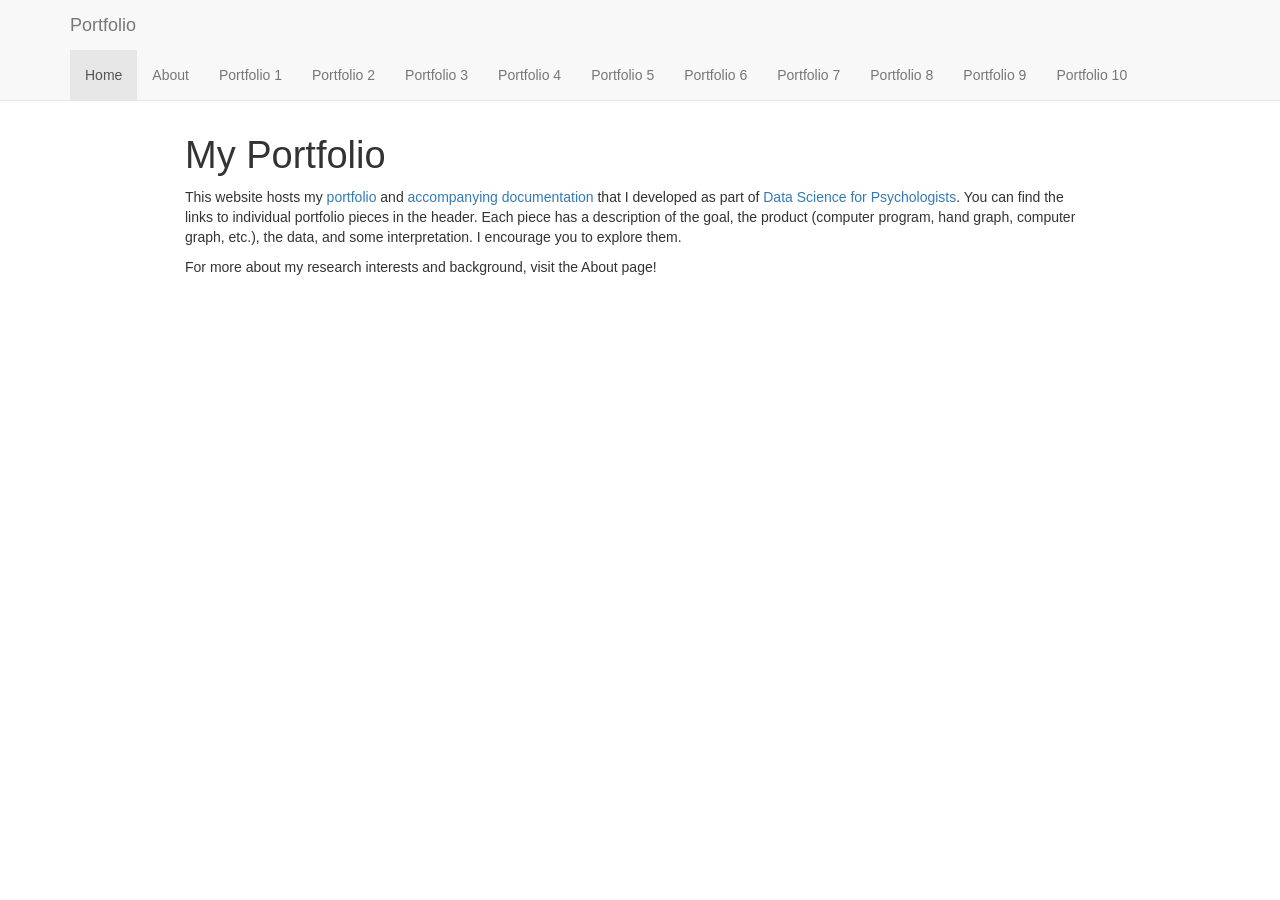
<file: docs/index.html>
<!DOCTYPE html>

<html>

<head>

<meta charset="utf-8" />
<meta name="generator" content="pandoc" />
<meta http-equiv="X-UA-Compatible" content="IE=EDGE" />




<title>My Portfolio</title>

<script src="site_libs/header-attrs-2.30/header-attrs.js"></script>
<script src="site_libs/jquery-3.6.0/jquery-3.6.0.min.js"></script>
<meta name="viewport" content="width=device-width, initial-scale=1" />
<link href="site_libs/bootstrap-3.3.5/css/bootstrap.min.css" rel="stylesheet" />
<script src="site_libs/bootstrap-3.3.5/js/bootstrap.min.js"></script>
<script src="site_libs/bootstrap-3.3.5/shim/html5shiv.min.js"></script>
<script src="site_libs/bootstrap-3.3.5/shim/respond.min.js"></script>
<style>h1 {font-size: 34px;}
       h1.title {font-size: 38px;}
       h2 {font-size: 30px;}
       h3 {font-size: 24px;}
       h4 {font-size: 18px;}
       h5 {font-size: 16px;}
       h6 {font-size: 12px;}
       code {color: inherit; background-color: rgba(0, 0, 0, 0.04);}
       pre:not([class]) { background-color: white }</style>
<script src="site_libs/navigation-1.1/tabsets.js"></script>
<link href="site_libs/highlightjs-9.12.0/default.css" rel="stylesheet" />
<script src="site_libs/highlightjs-9.12.0/highlight.js"></script>

<style type="text/css">
  code{white-space: pre-wrap;}
  span.smallcaps{font-variant: small-caps;}
  span.underline{text-decoration: underline;}
  div.column{display: inline-block; vertical-align: top; width: 50%;}
  div.hanging-indent{margin-left: 1.5em; text-indent: -1.5em;}
  ul.task-list{list-style: none;}
    </style>

<style type="text/css">code{white-space: pre;}</style>
<script type="text/javascript">
if (window.hljs) {
  hljs.configure({languages: []});
  hljs.initHighlightingOnLoad();
  if (document.readyState && document.readyState === "complete") {
    window.setTimeout(function() { hljs.initHighlighting(); }, 0);
  }
}
</script>









<style type = "text/css">
.main-container {
  max-width: 940px;
  margin-left: auto;
  margin-right: auto;
}
img {
  max-width:100%;
}
.tabbed-pane {
  padding-top: 12px;
}
.html-widget {
  margin-bottom: 20px;
}
button.code-folding-btn:focus {
  outline: none;
}
summary {
  display: list-item;
}
details > summary > p:only-child {
  display: inline;
}
pre code {
  padding: 0;
}
</style>


<style type="text/css">
.dropdown-submenu {
  position: relative;
}
.dropdown-submenu>.dropdown-menu {
  top: 0;
  left: 100%;
  margin-top: -6px;
  margin-left: -1px;
  border-radius: 0 6px 6px 6px;
}
.dropdown-submenu:hover>.dropdown-menu {
  display: block;
}
.dropdown-submenu>a:after {
  display: block;
  content: " ";
  float: right;
  width: 0;
  height: 0;
  border-color: transparent;
  border-style: solid;
  border-width: 5px 0 5px 5px;
  border-left-color: #cccccc;
  margin-top: 5px;
  margin-right: -10px;
}
.dropdown-submenu:hover>a:after {
  border-left-color: #adb5bd;
}
.dropdown-submenu.pull-left {
  float: none;
}
.dropdown-submenu.pull-left>.dropdown-menu {
  left: -100%;
  margin-left: 10px;
  border-radius: 6px 0 6px 6px;
}
</style>

<script type="text/javascript">
// manage active state of menu based on current page
$(document).ready(function () {
  // active menu anchor
  href = window.location.pathname
  href = href.substr(href.lastIndexOf('/') + 1)
  if (href === "")
    href = "index.html";
  var menuAnchor = $('a[href="' + href + '"]');

  // mark the anchor link active (and if it's in a dropdown, also mark that active)
  var dropdown = menuAnchor.closest('li.dropdown');
  if (window.bootstrap) { // Bootstrap 4+
    menuAnchor.addClass('active');
    dropdown.find('> .dropdown-toggle').addClass('active');
  } else { // Bootstrap 3
    menuAnchor.parent().addClass('active');
    dropdown.addClass('active');
  }

  // Navbar adjustments
  var navHeight = $(".navbar").first().height() + 15;
  var style = document.createElement('style');
  var pt = "padding-top: " + navHeight + "px; ";
  var mt = "margin-top: -" + navHeight + "px; ";
  var css = "";
  // offset scroll position for anchor links (for fixed navbar)
  for (var i = 1; i <= 6; i++) {
    css += ".section h" + i + "{ " + pt + mt + "}\n";
  }
  style.innerHTML = "body {" + pt + "padding-bottom: 40px; }\n" + css;
  document.head.appendChild(style);
});
</script>

<!-- tabsets -->

<style type="text/css">
.tabset-dropdown > .nav-tabs {
  display: inline-table;
  max-height: 500px;
  min-height: 44px;
  overflow-y: auto;
  border: 1px solid #ddd;
  border-radius: 4px;
}

.tabset-dropdown > .nav-tabs > li.active:before, .tabset-dropdown > .nav-tabs.nav-tabs-open:before {
  content: "\e259";
  font-family: 'Glyphicons Halflings';
  display: inline-block;
  padding: 10px;
  border-right: 1px solid #ddd;
}

.tabset-dropdown > .nav-tabs.nav-tabs-open > li.active:before {
  content: "\e258";
  font-family: 'Glyphicons Halflings';
  border: none;
}

.tabset-dropdown > .nav-tabs > li.active {
  display: block;
}

.tabset-dropdown > .nav-tabs > li > a,
.tabset-dropdown > .nav-tabs > li > a:focus,
.tabset-dropdown > .nav-tabs > li > a:hover {
  border: none;
  display: inline-block;
  border-radius: 4px;
  background-color: transparent;
}

.tabset-dropdown > .nav-tabs.nav-tabs-open > li {
  display: block;
  float: none;
}

.tabset-dropdown > .nav-tabs > li {
  display: none;
}
</style>

<!-- code folding -->




</head>

<body>


<div class="container-fluid main-container">




<div class="navbar navbar-default  navbar-fixed-top" role="navigation">
  <div class="container">
    <div class="navbar-header">
      <button type="button" class="navbar-toggle collapsed" data-toggle="collapse" data-bs-toggle="collapse" data-target="#navbar" data-bs-target="#navbar">
        <span class="icon-bar"></span>
        <span class="icon-bar"></span>
        <span class="icon-bar"></span>
      </button>
      <a class="navbar-brand" href="index.html">Portfolio</a>
    </div>
    <div id="navbar" class="navbar-collapse collapse">
      <ul class="nav navbar-nav">
        <li>
  <a href="index.html">Home</a>
</li>
<li>
  <a href="about.html">About</a>
</li>
<li>
  <a href="p01.html">Portfolio 1</a>
</li>
<li>
  <a href="p02.html">Portfolio 2</a>
</li>
<li>
  <a href="p03.html">Portfolio 3</a>
</li>
<li>
  <a href="p04.html">Portfolio 4</a>
</li>
<li>
  <a href="p05.html">Portfolio 5</a>
</li>
<li>
  <a href="p06.html">Portfolio 6</a>
</li>
<li>
  <a href="p07.html">Portfolio 7</a>
</li>
<li>
  <a href="p08.html">Portfolio 8</a>
</li>
<li>
  <a href="p09.html">Portfolio 9</a>
</li>
<li>
  <a href="p10.html">Portfolio 10</a>
</li>
      </ul>
      <ul class="nav navbar-nav navbar-right">
        
      </ul>
    </div><!--/.nav-collapse -->
  </div><!--/.container -->
</div><!--/.navbar -->

<div id="header">



<h1 class="title toc-ignore">My Portfolio</h1>

</div>


<p>This website hosts my <a
href="https://datascience4psych.github.io/DataScience4Psych/guidance.html#portfolio">portfolio</a>
and <a
href="https://datascience4psych.github.io/DataScience4Psych/guidance.html#documenting-your-project">accompanying
documentation</a> that I developed as part of <a
href="https://datascience4psych.github.io/DataScience4Psych/">Data
Science for Psychologists</a>. You can find the links to individual
portfolio pieces in the header. Each piece has a description of the
goal, the product (computer program, hand graph, computer graph, etc.),
the data, and some interpretation. I encourage you to explore them.</p>
<p>For more about my research interests and background, visit the About
page!</p>




</div>

<script>

// add bootstrap table styles to pandoc tables
function bootstrapStylePandocTables() {
  $('tr.odd').parent('tbody').parent('table').addClass('table table-condensed');
}
$(document).ready(function () {
  bootstrapStylePandocTables();
});


</script>

<!-- tabsets -->

<script>
$(document).ready(function () {
  window.buildTabsets("TOC");
});

$(document).ready(function () {
  $('.tabset-dropdown > .nav-tabs > li').click(function () {
    $(this).parent().toggleClass('nav-tabs-open');
  });
});
</script>

<!-- code folding -->


<!-- dynamically load mathjax for compatibility with self-contained -->
<script>
  (function () {
    var script = document.createElement("script");
    script.type = "text/javascript";
    script.src  = "https://mathjax.rstudio.com/latest/MathJax.js?config=TeX-AMS-MML_HTMLorMML";
    document.getElementsByTagName("head")[0].appendChild(script);
  })();
</script>

</body>
</html>
</file>
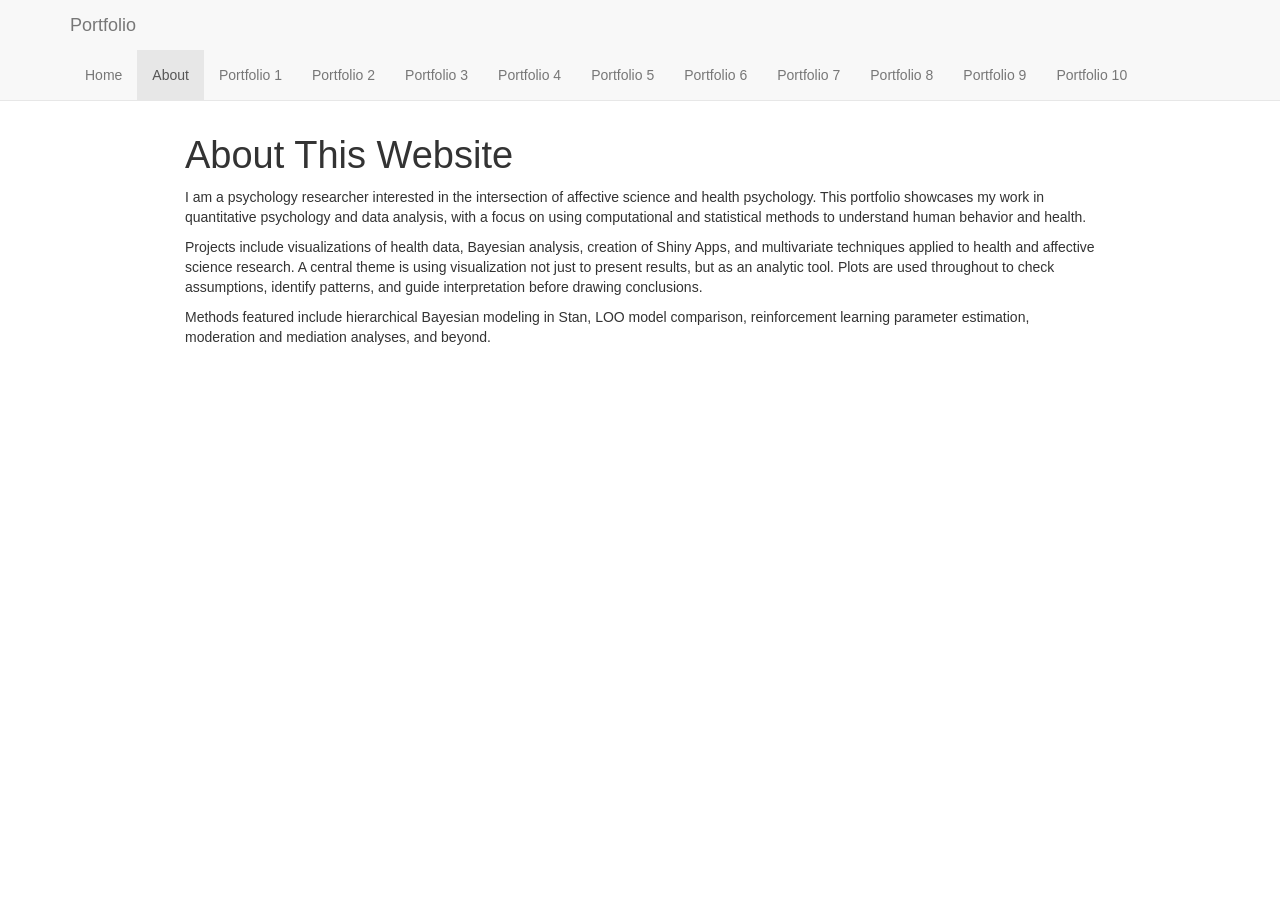
<file: docs/about.html>
<!DOCTYPE html>

<html>

<head>

<meta charset="utf-8" />
<meta name="generator" content="pandoc" />
<meta http-equiv="X-UA-Compatible" content="IE=EDGE" />




<title>About This Website</title>

<script src="site_libs/header-attrs-2.30/header-attrs.js"></script>
<script src="site_libs/jquery-3.6.0/jquery-3.6.0.min.js"></script>
<meta name="viewport" content="width=device-width, initial-scale=1" />
<link href="site_libs/bootstrap-3.3.5/css/bootstrap.min.css" rel="stylesheet" />
<script src="site_libs/bootstrap-3.3.5/js/bootstrap.min.js"></script>
<script src="site_libs/bootstrap-3.3.5/shim/html5shiv.min.js"></script>
<script src="site_libs/bootstrap-3.3.5/shim/respond.min.js"></script>
<style>h1 {font-size: 34px;}
       h1.title {font-size: 38px;}
       h2 {font-size: 30px;}
       h3 {font-size: 24px;}
       h4 {font-size: 18px;}
       h5 {font-size: 16px;}
       h6 {font-size: 12px;}
       code {color: inherit; background-color: rgba(0, 0, 0, 0.04);}
       pre:not([class]) { background-color: white }</style>
<script src="site_libs/navigation-1.1/tabsets.js"></script>
<link href="site_libs/highlightjs-9.12.0/default.css" rel="stylesheet" />
<script src="site_libs/highlightjs-9.12.0/highlight.js"></script>

<style type="text/css">
  code{white-space: pre-wrap;}
  span.smallcaps{font-variant: small-caps;}
  span.underline{text-decoration: underline;}
  div.column{display: inline-block; vertical-align: top; width: 50%;}
  div.hanging-indent{margin-left: 1.5em; text-indent: -1.5em;}
  ul.task-list{list-style: none;}
    </style>

<style type="text/css">code{white-space: pre;}</style>
<script type="text/javascript">
if (window.hljs) {
  hljs.configure({languages: []});
  hljs.initHighlightingOnLoad();
  if (document.readyState && document.readyState === "complete") {
    window.setTimeout(function() { hljs.initHighlighting(); }, 0);
  }
}
</script>









<style type = "text/css">
.main-container {
  max-width: 940px;
  margin-left: auto;
  margin-right: auto;
}
img {
  max-width:100%;
}
.tabbed-pane {
  padding-top: 12px;
}
.html-widget {
  margin-bottom: 20px;
}
button.code-folding-btn:focus {
  outline: none;
}
summary {
  display: list-item;
}
details > summary > p:only-child {
  display: inline;
}
pre code {
  padding: 0;
}
</style>


<style type="text/css">
.dropdown-submenu {
  position: relative;
}
.dropdown-submenu>.dropdown-menu {
  top: 0;
  left: 100%;
  margin-top: -6px;
  margin-left: -1px;
  border-radius: 0 6px 6px 6px;
}
.dropdown-submenu:hover>.dropdown-menu {
  display: block;
}
.dropdown-submenu>a:after {
  display: block;
  content: " ";
  float: right;
  width: 0;
  height: 0;
  border-color: transparent;
  border-style: solid;
  border-width: 5px 0 5px 5px;
  border-left-color: #cccccc;
  margin-top: 5px;
  margin-right: -10px;
}
.dropdown-submenu:hover>a:after {
  border-left-color: #adb5bd;
}
.dropdown-submenu.pull-left {
  float: none;
}
.dropdown-submenu.pull-left>.dropdown-menu {
  left: -100%;
  margin-left: 10px;
  border-radius: 6px 0 6px 6px;
}
</style>

<script type="text/javascript">
// manage active state of menu based on current page
$(document).ready(function () {
  // active menu anchor
  href = window.location.pathname
  href = href.substr(href.lastIndexOf('/') + 1)
  if (href === "")
    href = "index.html";
  var menuAnchor = $('a[href="' + href + '"]');

  // mark the anchor link active (and if it's in a dropdown, also mark that active)
  var dropdown = menuAnchor.closest('li.dropdown');
  if (window.bootstrap) { // Bootstrap 4+
    menuAnchor.addClass('active');
    dropdown.find('> .dropdown-toggle').addClass('active');
  } else { // Bootstrap 3
    menuAnchor.parent().addClass('active');
    dropdown.addClass('active');
  }

  // Navbar adjustments
  var navHeight = $(".navbar").first().height() + 15;
  var style = document.createElement('style');
  var pt = "padding-top: " + navHeight + "px; ";
  var mt = "margin-top: -" + navHeight + "px; ";
  var css = "";
  // offset scroll position for anchor links (for fixed navbar)
  for (var i = 1; i <= 6; i++) {
    css += ".section h" + i + "{ " + pt + mt + "}\n";
  }
  style.innerHTML = "body {" + pt + "padding-bottom: 40px; }\n" + css;
  document.head.appendChild(style);
});
</script>

<!-- tabsets -->

<style type="text/css">
.tabset-dropdown > .nav-tabs {
  display: inline-table;
  max-height: 500px;
  min-height: 44px;
  overflow-y: auto;
  border: 1px solid #ddd;
  border-radius: 4px;
}

.tabset-dropdown > .nav-tabs > li.active:before, .tabset-dropdown > .nav-tabs.nav-tabs-open:before {
  content: "\e259";
  font-family: 'Glyphicons Halflings';
  display: inline-block;
  padding: 10px;
  border-right: 1px solid #ddd;
}

.tabset-dropdown > .nav-tabs.nav-tabs-open > li.active:before {
  content: "\e258";
  font-family: 'Glyphicons Halflings';
  border: none;
}

.tabset-dropdown > .nav-tabs > li.active {
  display: block;
}

.tabset-dropdown > .nav-tabs > li > a,
.tabset-dropdown > .nav-tabs > li > a:focus,
.tabset-dropdown > .nav-tabs > li > a:hover {
  border: none;
  display: inline-block;
  border-radius: 4px;
  background-color: transparent;
}

.tabset-dropdown > .nav-tabs.nav-tabs-open > li {
  display: block;
  float: none;
}

.tabset-dropdown > .nav-tabs > li {
  display: none;
}
</style>

<!-- code folding -->




</head>

<body>


<div class="container-fluid main-container">




<div class="navbar navbar-default  navbar-fixed-top" role="navigation">
  <div class="container">
    <div class="navbar-header">
      <button type="button" class="navbar-toggle collapsed" data-toggle="collapse" data-bs-toggle="collapse" data-target="#navbar" data-bs-target="#navbar">
        <span class="icon-bar"></span>
        <span class="icon-bar"></span>
        <span class="icon-bar"></span>
      </button>
      <a class="navbar-brand" href="index.html">Portfolio</a>
    </div>
    <div id="navbar" class="navbar-collapse collapse">
      <ul class="nav navbar-nav">
        <li>
  <a href="index.html">Home</a>
</li>
<li>
  <a href="about.html">About</a>
</li>
<li>
  <a href="p01.html">Portfolio 1</a>
</li>
<li>
  <a href="p02.html">Portfolio 2</a>
</li>
<li>
  <a href="p03.html">Portfolio 3</a>
</li>
<li>
  <a href="p04.html">Portfolio 4</a>
</li>
<li>
  <a href="p05.html">Portfolio 5</a>
</li>
<li>
  <a href="p06.html">Portfolio 6</a>
</li>
<li>
  <a href="p07.html">Portfolio 7</a>
</li>
<li>
  <a href="p08.html">Portfolio 8</a>
</li>
<li>
  <a href="p09.html">Portfolio 9</a>
</li>
<li>
  <a href="p10.html">Portfolio 10</a>
</li>
      </ul>
      <ul class="nav navbar-nav navbar-right">
        
      </ul>
    </div><!--/.nav-collapse -->
  </div><!--/.container -->
</div><!--/.navbar -->

<div id="header">



<h1 class="title toc-ignore">About This Website</h1>

</div>


<p>I am a psychology researcher interested in the intersection of
affective science and health psychology. This portfolio showcases my
work in quantitative psychology and data analysis, with a focus on using
computational and statistical methods to understand human behavior and
health.</p>
<p>Projects include visualizations of health data, Bayesian analysis,
creation of Shiny Apps, and multivariate techniques applied to health
and affective science research. A central theme is using visualization
not just to present results, but as an analytic tool. Plots are used
throughout to check assumptions, identify patterns, and guide
interpretation before drawing conclusions.</p>
<p>Methods featured include hierarchical Bayesian modeling in Stan, LOO
model comparison, reinforcement learning parameter estimation,
moderation and mediation analyses, and beyond.</p>




</div>

<script>

// add bootstrap table styles to pandoc tables
function bootstrapStylePandocTables() {
  $('tr.odd').parent('tbody').parent('table').addClass('table table-condensed');
}
$(document).ready(function () {
  bootstrapStylePandocTables();
});


</script>

<!-- tabsets -->

<script>
$(document).ready(function () {
  window.buildTabsets("TOC");
});

$(document).ready(function () {
  $('.tabset-dropdown > .nav-tabs > li').click(function () {
    $(this).parent().toggleClass('nav-tabs-open');
  });
});
</script>

<!-- code folding -->


<!-- dynamically load mathjax for compatibility with self-contained -->
<script>
  (function () {
    var script = document.createElement("script");
    script.type = "text/javascript";
    script.src  = "https://mathjax.rstudio.com/latest/MathJax.js?config=TeX-AMS-MML_HTMLorMML";
    document.getElementsByTagName("head")[0].appendChild(script);
  })();
</script>

</body>
</html>
</file>
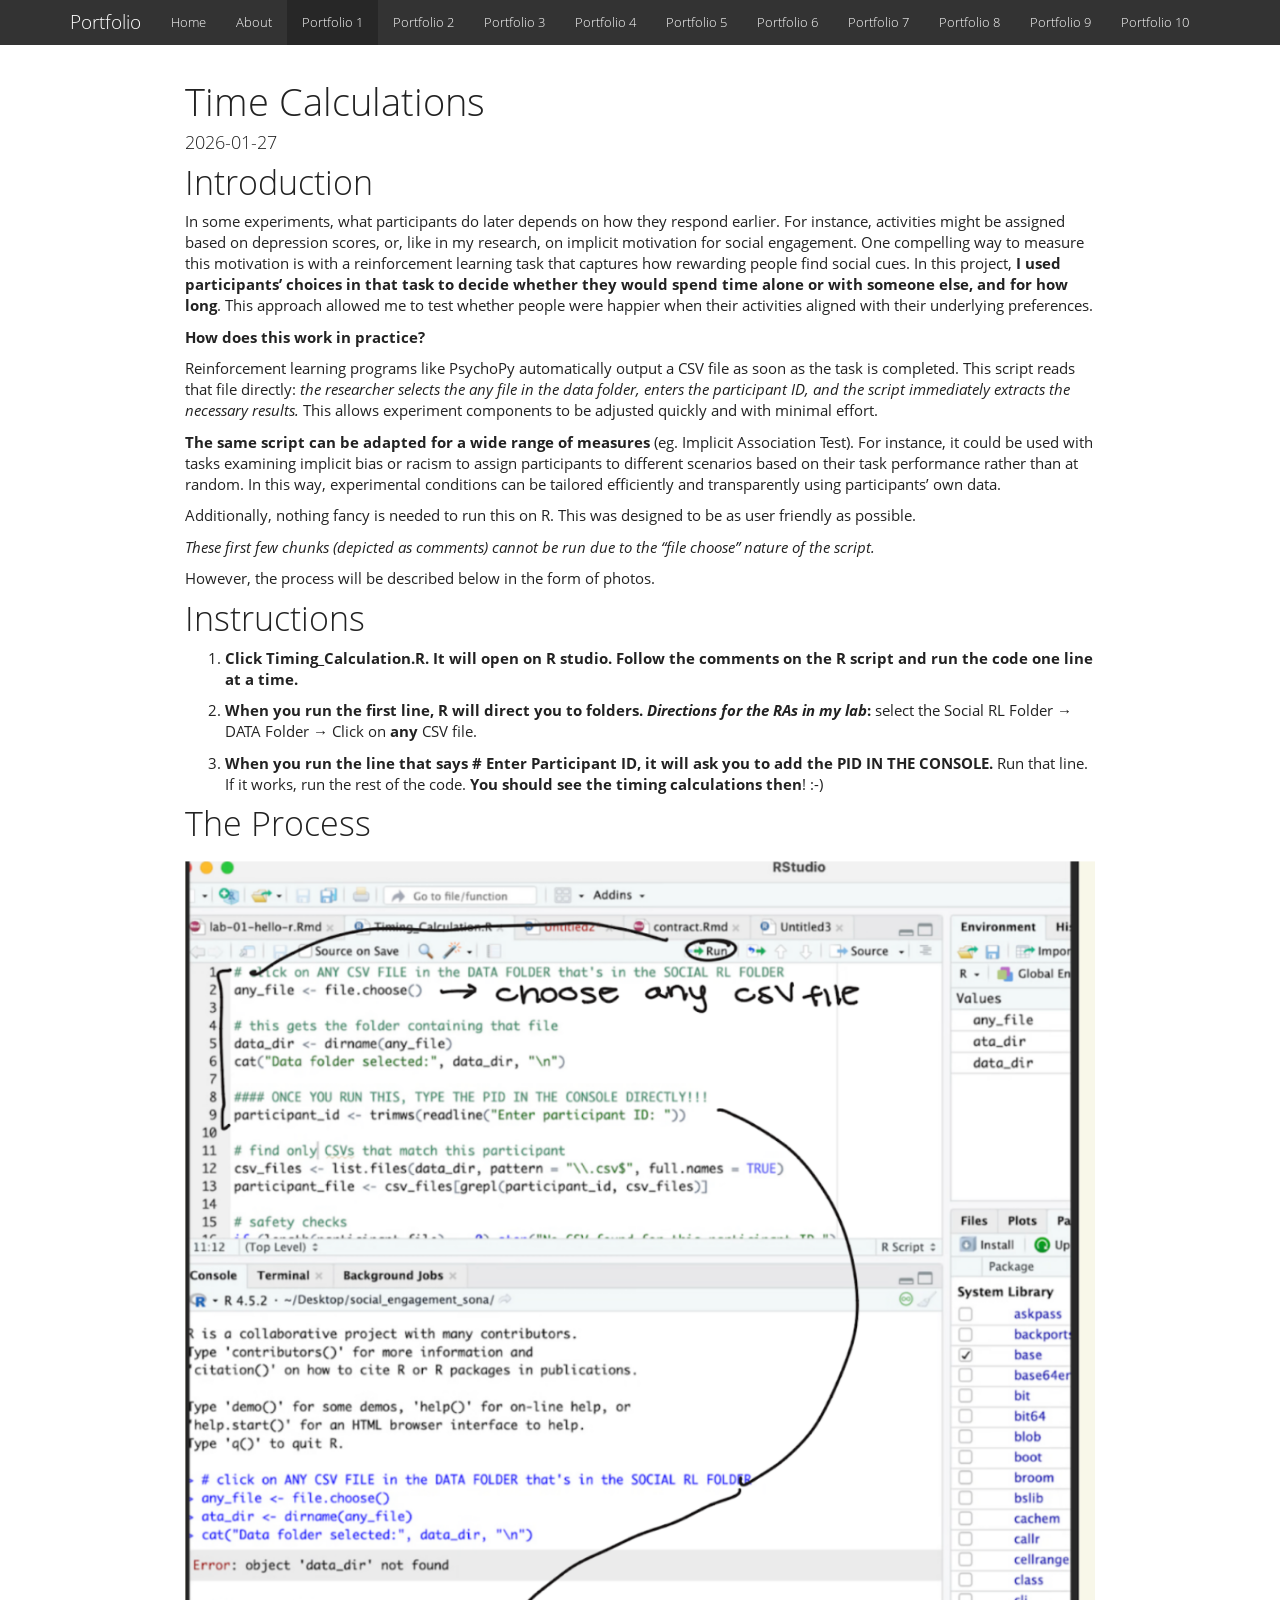
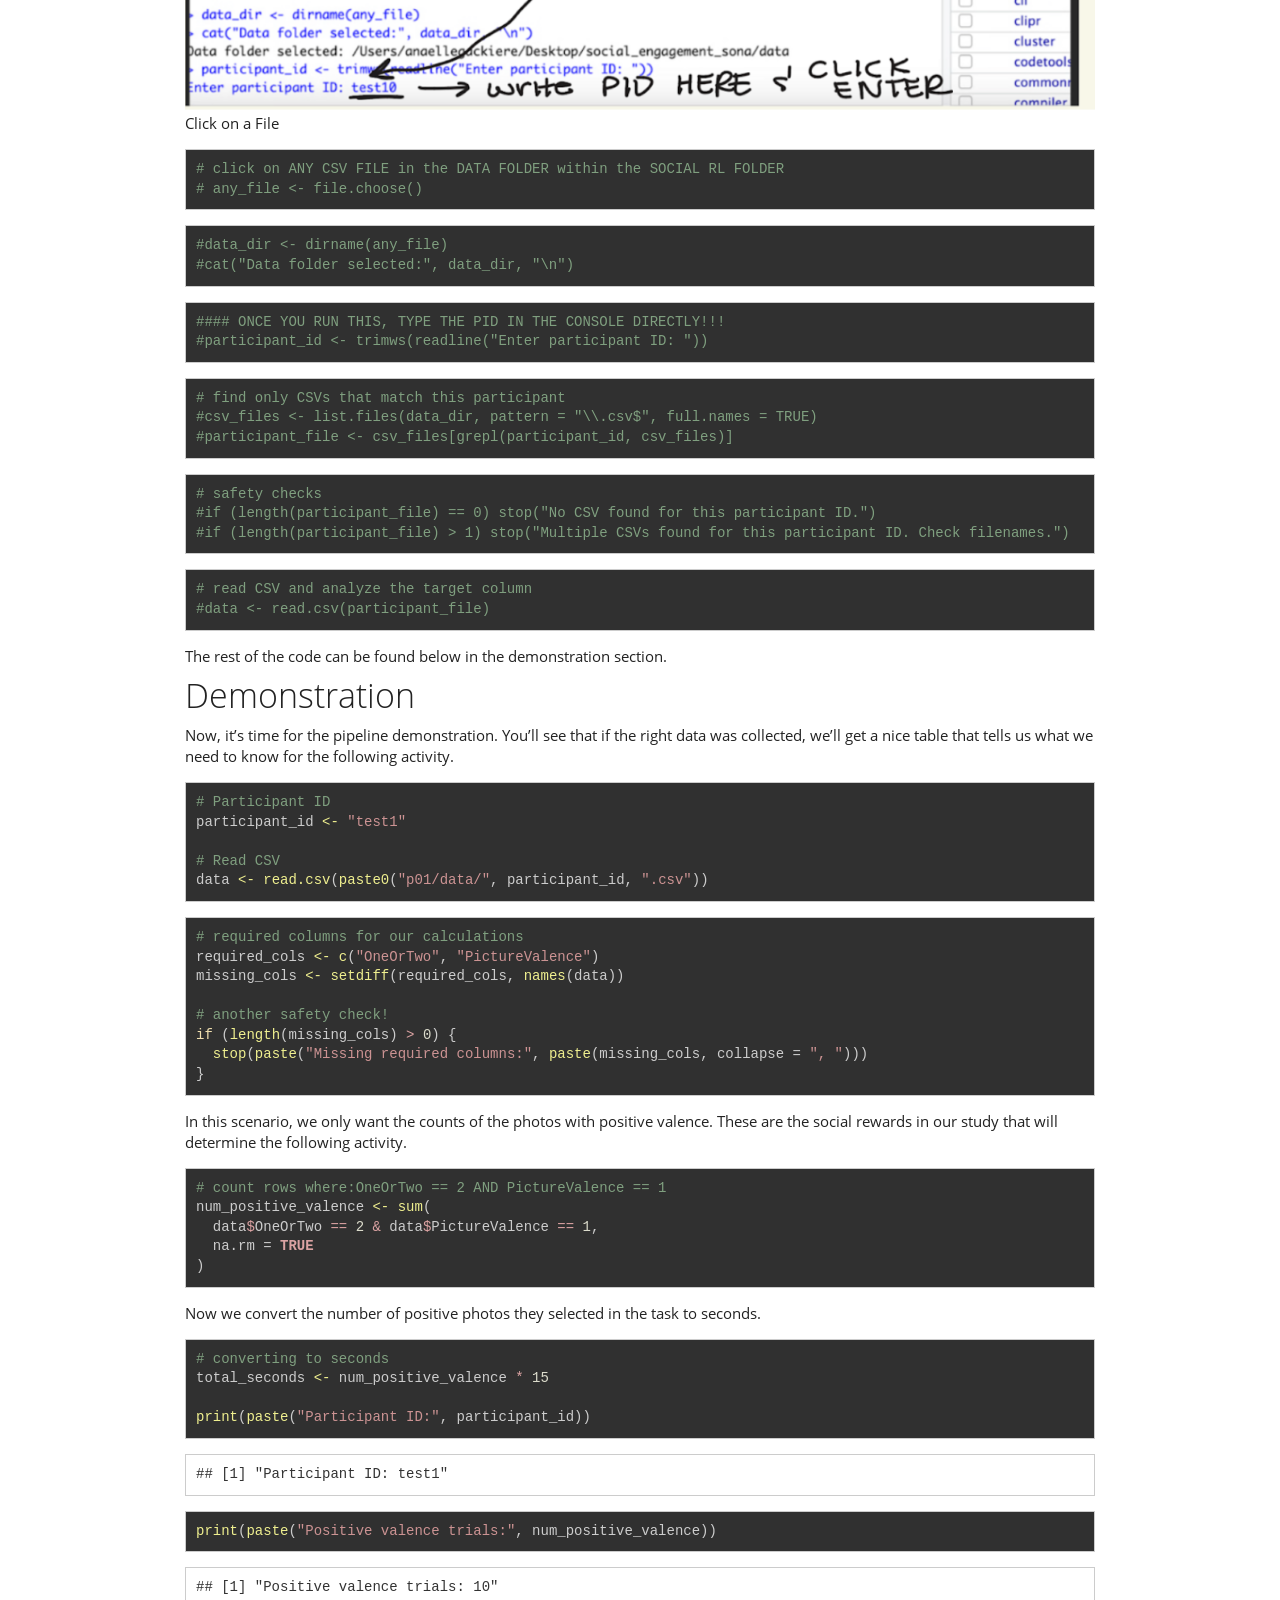
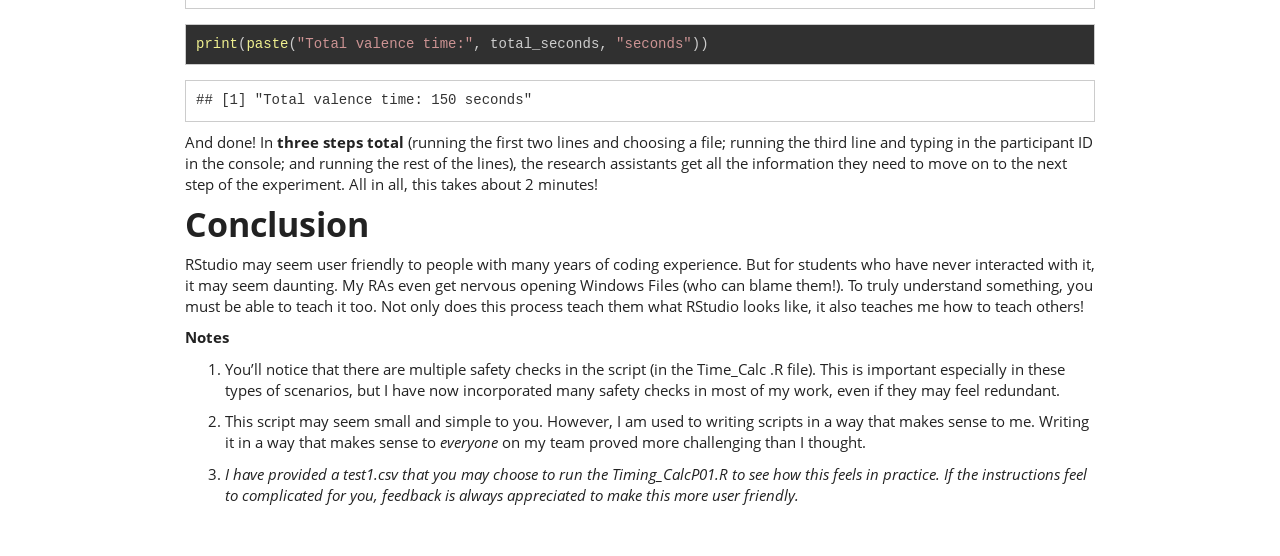
<file: docs/p01.html>
<!DOCTYPE html>

<html>

<head>

<meta charset="utf-8" />
<meta name="generator" content="pandoc" />
<meta http-equiv="X-UA-Compatible" content="IE=EDGE" />



<meta name="date" content="2026-01-27" />

<title>Time Calculations</title>

<script src="site_libs/header-attrs-2.30/header-attrs.js"></script>
<script src="site_libs/jquery-3.6.0/jquery-3.6.0.min.js"></script>
<meta name="viewport" content="width=device-width, initial-scale=1" />
<link href="site_libs/bootstrap-3.3.5/css/yeti.min.css" rel="stylesheet" />
<script src="site_libs/bootstrap-3.3.5/js/bootstrap.min.js"></script>
<script src="site_libs/bootstrap-3.3.5/shim/html5shiv.min.js"></script>
<script src="site_libs/bootstrap-3.3.5/shim/respond.min.js"></script>
<style>h1 {font-size: 34px;}
       h1.title {font-size: 38px;}
       h2 {font-size: 30px;}
       h3 {font-size: 24px;}
       h4 {font-size: 18px;}
       h5 {font-size: 16px;}
       h6 {font-size: 12px;}
       code {color: inherit; background-color: rgba(0, 0, 0, 0.04);}
       pre:not([class]) { background-color: white }</style>
<script src="site_libs/navigation-1.1/tabsets.js"></script>

<style type="text/css">
  code{white-space: pre-wrap;}
  span.smallcaps{font-variant: small-caps;}
  span.underline{text-decoration: underline;}
  div.column{display: inline-block; vertical-align: top; width: 50%;}
  div.hanging-indent{margin-left: 1.5em; text-indent: -1.5em;}
  ul.task-list{list-style: none;}
    </style>



<style type="text/css">
  code {
    white-space: pre;
  }
  .sourceCode {
    overflow: visible;
  }
</style>
<style type="text/css" data-origin="pandoc">
html { -webkit-text-size-adjust: 100%; }
pre > code.sourceCode { white-space: pre; position: relative; }
pre > code.sourceCode > span { display: inline-block; line-height: 1.25; }
pre > code.sourceCode > span:empty { height: 1.2em; }
.sourceCode { overflow: visible; }
code.sourceCode > span { color: inherit; text-decoration: inherit; }
div.sourceCode { margin: 1em 0; }
pre.sourceCode { margin: 0; }
@media screen {
div.sourceCode { overflow: auto; }
}
@media print {
pre > code.sourceCode { white-space: pre-wrap; }
pre > code.sourceCode > span { text-indent: -5em; padding-left: 5em; }
}
pre.numberSource code
  { counter-reset: source-line 0; }
pre.numberSource code > span
  { position: relative; left: -4em; counter-increment: source-line; }
pre.numberSource code > span > a:first-child::before
  { content: counter(source-line);
    position: relative; left: -1em; text-align: right; vertical-align: baseline;
    border: none; display: inline-block;
    -webkit-touch-callout: none; -webkit-user-select: none;
    -khtml-user-select: none; -moz-user-select: none;
    -ms-user-select: none; user-select: none;
    padding: 0 4px; width: 4em;
  }
pre.numberSource { margin-left: 3em;  padding-left: 4px; }
div.sourceCode
  { color: #cccccc; background-color: #303030; }
@media screen {
pre > code.sourceCode > span > a:first-child::before { text-decoration: underline; }
}
code span.al { color: #ffcfaf; } /* Alert */
code span.an { color: #7f9f7f; font-weight: bold; } /* Annotation */
code span.at { } /* Attribute */
code span.bn { color: #dca3a3; } /* BaseN */
code span.bu { } /* BuiltIn */
code span.cf { color: #f0dfaf; } /* ControlFlow */
code span.ch { color: #dca3a3; } /* Char */
code span.cn { color: #dca3a3; font-weight: bold; } /* Constant */
code span.co { color: #7f9f7f; } /* Comment */
code span.cv { color: #7f9f7f; font-weight: bold; } /* CommentVar */
code span.do { color: #7f9f7f; } /* Documentation */
code span.dt { color: #dfdfbf; } /* DataType */
code span.dv { color: #dcdccc; } /* DecVal */
code span.er { color: #c3bf9f; } /* Error */
code span.ex { } /* Extension */
code span.fl { color: #c0bed1; } /* Float */
code span.fu { color: #efef8f; } /* Function */
code span.im { } /* Import */
code span.in { color: #7f9f7f; font-weight: bold; } /* Information */
code span.kw { color: #f0dfaf; } /* Keyword */
code span.op { color: #f0efd0; } /* Operator */
code span.ot { color: #efef8f; } /* Other */
code span.pp { color: #ffcfaf; font-weight: bold; } /* Preprocessor */
code span.sc { color: #dca3a3; } /* SpecialChar */
code span.ss { color: #cc9393; } /* SpecialString */
code span.st { color: #cc9393; } /* String */
code span.va { } /* Variable */
code span.vs { color: #cc9393; } /* VerbatimString */
code span.wa { color: #7f9f7f; font-weight: bold; } /* Warning */

</style>
<script>
// apply pandoc div.sourceCode style to pre.sourceCode instead
(function() {
  var sheets = document.styleSheets;
  for (var i = 0; i < sheets.length; i++) {
    if (sheets[i].ownerNode.dataset["origin"] !== "pandoc") continue;
    try { var rules = sheets[i].cssRules; } catch (e) { continue; }
    var j = 0;
    while (j < rules.length) {
      var rule = rules[j];
      // check if there is a div.sourceCode rule
      if (rule.type !== rule.STYLE_RULE || rule.selectorText !== "div.sourceCode") {
        j++;
        continue;
      }
      var style = rule.style.cssText;
      // check if color or background-color is set
      if (rule.style.color === '' && rule.style.backgroundColor === '') {
        j++;
        continue;
      }
      // replace div.sourceCode by a pre.sourceCode rule
      sheets[i].deleteRule(j);
      sheets[i].insertRule('pre.sourceCode{' + style + '}', j);
    }
  }
})();
</script>







<style type = "text/css">
.main-container {
  max-width: 940px;
  margin-left: auto;
  margin-right: auto;
}
img {
  max-width:100%;
}
.tabbed-pane {
  padding-top: 12px;
}
.html-widget {
  margin-bottom: 20px;
}
button.code-folding-btn:focus {
  outline: none;
}
summary {
  display: list-item;
}
details > summary > p:only-child {
  display: inline;
}
pre code {
  padding: 0;
}
</style>


<style type="text/css">
.dropdown-submenu {
  position: relative;
}
.dropdown-submenu>.dropdown-menu {
  top: 0;
  left: 100%;
  margin-top: -6px;
  margin-left: -1px;
  border-radius: 0 6px 6px 6px;
}
.dropdown-submenu:hover>.dropdown-menu {
  display: block;
}
.dropdown-submenu>a:after {
  display: block;
  content: " ";
  float: right;
  width: 0;
  height: 0;
  border-color: transparent;
  border-style: solid;
  border-width: 5px 0 5px 5px;
  border-left-color: #cccccc;
  margin-top: 5px;
  margin-right: -10px;
}
.dropdown-submenu:hover>a:after {
  border-left-color: #adb5bd;
}
.dropdown-submenu.pull-left {
  float: none;
}
.dropdown-submenu.pull-left>.dropdown-menu {
  left: -100%;
  margin-left: 10px;
  border-radius: 6px 0 6px 6px;
}
</style>

<script type="text/javascript">
// manage active state of menu based on current page
$(document).ready(function () {
  // active menu anchor
  href = window.location.pathname
  href = href.substr(href.lastIndexOf('/') + 1)
  if (href === "")
    href = "index.html";
  var menuAnchor = $('a[href="' + href + '"]');

  // mark the anchor link active (and if it's in a dropdown, also mark that active)
  var dropdown = menuAnchor.closest('li.dropdown');
  if (window.bootstrap) { // Bootstrap 4+
    menuAnchor.addClass('active');
    dropdown.find('> .dropdown-toggle').addClass('active');
  } else { // Bootstrap 3
    menuAnchor.parent().addClass('active');
    dropdown.addClass('active');
  }

  // Navbar adjustments
  var navHeight = $(".navbar").first().height() + 15;
  var style = document.createElement('style');
  var pt = "padding-top: " + navHeight + "px; ";
  var mt = "margin-top: -" + navHeight + "px; ";
  var css = "";
  // offset scroll position for anchor links (for fixed navbar)
  for (var i = 1; i <= 6; i++) {
    css += ".section h" + i + "{ " + pt + mt + "}\n";
  }
  style.innerHTML = "body {" + pt + "padding-bottom: 40px; }\n" + css;
  document.head.appendChild(style);
});
</script>

<!-- tabsets -->

<style type="text/css">
.tabset-dropdown > .nav-tabs {
  display: inline-table;
  max-height: 500px;
  min-height: 44px;
  overflow-y: auto;
  border: 1px solid #ddd;
  border-radius: 4px;
}

.tabset-dropdown > .nav-tabs > li.active:before, .tabset-dropdown > .nav-tabs.nav-tabs-open:before {
  content: "\e259";
  font-family: 'Glyphicons Halflings';
  display: inline-block;
  padding: 10px;
  border-right: 1px solid #ddd;
}

.tabset-dropdown > .nav-tabs.nav-tabs-open > li.active:before {
  content: "\e258";
  font-family: 'Glyphicons Halflings';
  border: none;
}

.tabset-dropdown > .nav-tabs > li.active {
  display: block;
}

.tabset-dropdown > .nav-tabs > li > a,
.tabset-dropdown > .nav-tabs > li > a:focus,
.tabset-dropdown > .nav-tabs > li > a:hover {
  border: none;
  display: inline-block;
  border-radius: 4px;
  background-color: transparent;
}

.tabset-dropdown > .nav-tabs.nav-tabs-open > li {
  display: block;
  float: none;
}

.tabset-dropdown > .nav-tabs > li {
  display: none;
}
</style>

<!-- code folding -->




</head>

<body>


<div class="container-fluid main-container">




<div class="navbar navbar-default  navbar-fixed-top" role="navigation">
  <div class="container">
    <div class="navbar-header">
      <button type="button" class="navbar-toggle collapsed" data-toggle="collapse" data-bs-toggle="collapse" data-target="#navbar" data-bs-target="#navbar">
        <span class="icon-bar"></span>
        <span class="icon-bar"></span>
        <span class="icon-bar"></span>
      </button>
      <a class="navbar-brand" href="index.html">Portfolio</a>
    </div>
    <div id="navbar" class="navbar-collapse collapse">
      <ul class="nav navbar-nav">
        <li>
  <a href="index.html">Home</a>
</li>
<li>
  <a href="about.html">About</a>
</li>
<li>
  <a href="p01.html">Portfolio 1</a>
</li>
<li>
  <a href="p02.html">Portfolio 2</a>
</li>
<li>
  <a href="p03.html">Portfolio 3</a>
</li>
<li>
  <a href="p04.html">Portfolio 4</a>
</li>
<li>
  <a href="p05.html">Portfolio 5</a>
</li>
<li>
  <a href="p06.html">Portfolio 6</a>
</li>
<li>
  <a href="p07.html">Portfolio 7</a>
</li>
<li>
  <a href="p08.html">Portfolio 8</a>
</li>
<li>
  <a href="p09.html">Portfolio 9</a>
</li>
<li>
  <a href="p10.html">Portfolio 10</a>
</li>
      </ul>
      <ul class="nav navbar-nav navbar-right">
        
      </ul>
    </div><!--/.nav-collapse -->
  </div><!--/.container -->
</div><!--/.navbar -->

<div id="header">



<h1 class="title toc-ignore">Time Calculations</h1>
<h4 class="date">2026-01-27</h4>

</div>


<div id="introduction" class="section level1">
<h1>Introduction</h1>
<p>In some experiments, what participants do later depends on how they
respond earlier. For instance, activities might be assigned based on
depression scores, or, like in my research, on implicit motivation for
social engagement. One compelling way to measure this motivation is with
a reinforcement learning task that captures how rewarding people find
social cues. In this project, <strong>I used participants’ choices in
that task to decide whether they would spend time alone or with someone
else, and for how long</strong>. This approach allowed me to test
whether people were happier when their activities aligned with their
underlying preferences.</p>
<p><strong>How does this work in practice?</strong></p>
<p>Reinforcement learning programs like PsychoPy automatically output a
CSV file as soon as the task is completed. This script reads that file
directly: <em>the researcher selects the any file in the data folder,
enters the participant ID, and the script immediately extracts the
necessary results.</em> This allows experiment components to be adjusted
quickly and with minimal effort.</p>
<p><strong>The same script can be adapted for a wide range of
measures</strong> (eg. Implicit Association Test). For instance, it
could be used with tasks examining implicit bias or racism to assign
participants to different scenarios based on their task performance
rather than at random. In this way, experimental conditions can be
tailored efficiently and transparently using participants’ own data.</p>
<p>Additionally, nothing fancy is needed to run this on R. This was
designed to be as user friendly as possible.</p>
<p><em>These first few chunks (depicted as comments) cannot be run due
to the “file choose” nature of the script.</em></p>
<p>However, the process will be described below in the form of
photos.</p>
</div>
<div id="instructions" class="section level1">
<h1>Instructions</h1>
<ol style="list-style-type: decimal">
<li><p><strong>Click Timing_Calculation.R. It will open on R studio.
Follow the comments on the R script and run the code one line at a
time.</strong></p></li>
<li><p><strong>When you run the first line, R will direct you to
folders. <em>Directions for the RAs in my lab</em>:</strong> select the
Social RL Folder → DATA Folder → Click on <strong>any</strong> CSV
file.</p></li>
<li><p><strong>When you run the line that says # Enter Participant ID,
it will ask you to add the PID IN THE CONSOLE.</strong> Run that line.
If it works, run the rest of the code. <strong>You should see the timing
calculations then</strong>! :-)</p></li>
</ol>
</div>
<div id="the-process" class="section level1">
<h1>The Process</h1>
<div class="float">
<img src="p01/Images/instruction_image1.png" alt="Click on a File" />
<div class="figcaption">Click on a File</div>
</div>
<div class="sourceCode" id="cb1"><pre class="sourceCode r"><code class="sourceCode r"><span id="cb1-1"><a href="#cb1-1" tabindex="-1"></a><span class="co"># click on ANY CSV FILE in the DATA FOLDER within the SOCIAL RL FOLDER</span></span>
<span id="cb1-2"><a href="#cb1-2" tabindex="-1"></a><span class="co"># any_file &lt;- file.choose() </span></span></code></pre></div>
<div class="sourceCode" id="cb2"><pre class="sourceCode r"><code class="sourceCode r"><span id="cb2-1"><a href="#cb2-1" tabindex="-1"></a><span class="co">#data_dir &lt;- dirname(any_file)</span></span>
<span id="cb2-2"><a href="#cb2-2" tabindex="-1"></a><span class="co">#cat(&quot;Data folder selected:&quot;, data_dir, &quot;\n&quot;)</span></span></code></pre></div>
<div class="sourceCode" id="cb3"><pre class="sourceCode r"><code class="sourceCode r"><span id="cb3-1"><a href="#cb3-1" tabindex="-1"></a><span class="do">#### ONCE YOU RUN THIS, TYPE THE PID IN THE CONSOLE DIRECTLY!!!</span></span>
<span id="cb3-2"><a href="#cb3-2" tabindex="-1"></a><span class="co">#participant_id &lt;- trimws(readline(&quot;Enter participant ID: &quot;))</span></span></code></pre></div>
<div class="sourceCode" id="cb4"><pre class="sourceCode r"><code class="sourceCode r"><span id="cb4-1"><a href="#cb4-1" tabindex="-1"></a><span class="co"># find only CSVs that match this participant</span></span>
<span id="cb4-2"><a href="#cb4-2" tabindex="-1"></a><span class="co">#csv_files &lt;- list.files(data_dir, pattern = &quot;\\.csv$&quot;, full.names = TRUE)</span></span>
<span id="cb4-3"><a href="#cb4-3" tabindex="-1"></a><span class="co">#participant_file &lt;- csv_files[grepl(participant_id, csv_files)]</span></span></code></pre></div>
<div class="sourceCode" id="cb5"><pre class="sourceCode r"><code class="sourceCode r"><span id="cb5-1"><a href="#cb5-1" tabindex="-1"></a><span class="co"># safety checks</span></span>
<span id="cb5-2"><a href="#cb5-2" tabindex="-1"></a><span class="co">#if (length(participant_file) == 0) stop(&quot;No CSV found for this participant ID.&quot;)</span></span>
<span id="cb5-3"><a href="#cb5-3" tabindex="-1"></a><span class="co">#if (length(participant_file) &gt; 1) stop(&quot;Multiple CSVs found for this participant ID. Check filenames.&quot;)</span></span></code></pre></div>
<div class="sourceCode" id="cb6"><pre class="sourceCode r"><code class="sourceCode r"><span id="cb6-1"><a href="#cb6-1" tabindex="-1"></a><span class="co"># read CSV and analyze the target column</span></span>
<span id="cb6-2"><a href="#cb6-2" tabindex="-1"></a><span class="co">#data &lt;- read.csv(participant_file)</span></span></code></pre></div>
<p>The rest of the code can be found below in the demonstration
section.</p>
</div>
<div id="demonstration" class="section level1">
<h1>Demonstration</h1>
<p>Now, it’s time for the pipeline demonstration. You’ll see that if the
right data was collected, we’ll get a nice table that tells us what we
need to know for the following activity.</p>
<div class="sourceCode" id="cb7"><pre class="sourceCode r"><code class="sourceCode r"><span id="cb7-1"><a href="#cb7-1" tabindex="-1"></a><span class="co"># Participant ID</span></span>
<span id="cb7-2"><a href="#cb7-2" tabindex="-1"></a>participant_id <span class="ot">&lt;-</span> <span class="st">&quot;test1&quot;</span></span>
<span id="cb7-3"><a href="#cb7-3" tabindex="-1"></a></span>
<span id="cb7-4"><a href="#cb7-4" tabindex="-1"></a><span class="co"># Read CSV</span></span>
<span id="cb7-5"><a href="#cb7-5" tabindex="-1"></a>data <span class="ot">&lt;-</span> <span class="fu">read.csv</span>(<span class="fu">paste0</span>(<span class="st">&quot;p01/data/&quot;</span>, participant_id, <span class="st">&quot;.csv&quot;</span>))</span></code></pre></div>
<div class="sourceCode" id="cb8"><pre class="sourceCode r"><code class="sourceCode r"><span id="cb8-1"><a href="#cb8-1" tabindex="-1"></a><span class="co"># required columns for our calculations</span></span>
<span id="cb8-2"><a href="#cb8-2" tabindex="-1"></a>required_cols <span class="ot">&lt;-</span> <span class="fu">c</span>(<span class="st">&quot;OneOrTwo&quot;</span>, <span class="st">&quot;PictureValence&quot;</span>)</span>
<span id="cb8-3"><a href="#cb8-3" tabindex="-1"></a>missing_cols <span class="ot">&lt;-</span> <span class="fu">setdiff</span>(required_cols, <span class="fu">names</span>(data))</span>
<span id="cb8-4"><a href="#cb8-4" tabindex="-1"></a></span>
<span id="cb8-5"><a href="#cb8-5" tabindex="-1"></a><span class="co"># another safety check!</span></span>
<span id="cb8-6"><a href="#cb8-6" tabindex="-1"></a><span class="cf">if</span> (<span class="fu">length</span>(missing_cols) <span class="sc">&gt;</span> <span class="dv">0</span>) {</span>
<span id="cb8-7"><a href="#cb8-7" tabindex="-1"></a>  <span class="fu">stop</span>(<span class="fu">paste</span>(<span class="st">&quot;Missing required columns:&quot;</span>, <span class="fu">paste</span>(missing_cols, <span class="at">collapse =</span> <span class="st">&quot;, &quot;</span>)))</span>
<span id="cb8-8"><a href="#cb8-8" tabindex="-1"></a>}</span></code></pre></div>
<p>In this scenario, we only want the counts of the photos with positive
valence. These are the social rewards in our study that will determine
the following activity.</p>
<div class="sourceCode" id="cb9"><pre class="sourceCode r"><code class="sourceCode r"><span id="cb9-1"><a href="#cb9-1" tabindex="-1"></a><span class="co"># count rows where:OneOrTwo == 2 AND PictureValence == 1</span></span>
<span id="cb9-2"><a href="#cb9-2" tabindex="-1"></a>num_positive_valence <span class="ot">&lt;-</span> <span class="fu">sum</span>(</span>
<span id="cb9-3"><a href="#cb9-3" tabindex="-1"></a>  data<span class="sc">$</span>OneOrTwo <span class="sc">==</span> <span class="dv">2</span> <span class="sc">&amp;</span> data<span class="sc">$</span>PictureValence <span class="sc">==</span> <span class="dv">1</span>,</span>
<span id="cb9-4"><a href="#cb9-4" tabindex="-1"></a>  <span class="at">na.rm =</span> <span class="cn">TRUE</span></span>
<span id="cb9-5"><a href="#cb9-5" tabindex="-1"></a>)</span></code></pre></div>
<p>Now we convert the number of positive photos they selected in the
task to seconds.</p>
<div class="sourceCode" id="cb10"><pre class="sourceCode r"><code class="sourceCode r"><span id="cb10-1"><a href="#cb10-1" tabindex="-1"></a><span class="co"># converting to seconds</span></span>
<span id="cb10-2"><a href="#cb10-2" tabindex="-1"></a>total_seconds <span class="ot">&lt;-</span> num_positive_valence <span class="sc">*</span> <span class="dv">15</span></span>
<span id="cb10-3"><a href="#cb10-3" tabindex="-1"></a></span>
<span id="cb10-4"><a href="#cb10-4" tabindex="-1"></a><span class="fu">print</span>(<span class="fu">paste</span>(<span class="st">&quot;Participant ID:&quot;</span>, participant_id))</span></code></pre></div>
<pre><code>## [1] &quot;Participant ID: test1&quot;</code></pre>
<div class="sourceCode" id="cb12"><pre class="sourceCode r"><code class="sourceCode r"><span id="cb12-1"><a href="#cb12-1" tabindex="-1"></a><span class="fu">print</span>(<span class="fu">paste</span>(<span class="st">&quot;Positive valence trials:&quot;</span>, num_positive_valence))</span></code></pre></div>
<pre><code>## [1] &quot;Positive valence trials: 10&quot;</code></pre>
<div class="sourceCode" id="cb14"><pre class="sourceCode r"><code class="sourceCode r"><span id="cb14-1"><a href="#cb14-1" tabindex="-1"></a><span class="fu">print</span>(<span class="fu">paste</span>(<span class="st">&quot;Total valence time:&quot;</span>, total_seconds, <span class="st">&quot;seconds&quot;</span>))</span></code></pre></div>
<pre><code>## [1] &quot;Total valence time: 150 seconds&quot;</code></pre>
<p>And done! In <strong>three steps total</strong> (running the first
two lines and choosing a file; running the third line and typing in the
participant ID in the console; and running the rest of the lines), the
research assistants get all the information they need to move on to the
next step of the experiment. All in all, this takes about 2 minutes!</p>
</div>
<div id="conclusion" class="section level1">
<h1><strong>Conclusion</strong></h1>
<p>RStudio may seem user friendly to people with many years of coding
experience. But for students who have never interacted with it, it may
seem daunting. My RAs even get nervous opening Windows Files (who can
blame them!). To truly understand something, you must be able to teach
it too. Not only does this process teach them what RStudio looks like,
it also teaches me how to teach others!</p>
<p><strong>Notes</strong></p>
<ol style="list-style-type: decimal">
<li><p>You’ll notice that there are multiple safety checks in the script
(in the Time_Calc .R file). This is important especially in these types
of scenarios, but I have now incorporated many safety checks in most of
my work, even if they may feel redundant.</p></li>
<li><p>This script may seem small and simple to you. However, I am used
to writing scripts in a way that makes sense to me. Writing it in a way
that makes sense to <em>everyone</em> on my team proved more challenging
than I thought.</p></li>
<li><p><em>I have provided a test1.csv that you may choose to run the
Timing_CalcP01.R to see how this feels in practice. If the instructions
feel to complicated for you, feedback is always appreciated to make this
more user friendly.</em></p></li>
</ol>
</div>




</div>

<script>

// add bootstrap table styles to pandoc tables
function bootstrapStylePandocTables() {
  $('tr.odd').parent('tbody').parent('table').addClass('table table-condensed');
}
$(document).ready(function () {
  bootstrapStylePandocTables();
});


</script>

<!-- tabsets -->

<script>
$(document).ready(function () {
  window.buildTabsets("TOC");
});

$(document).ready(function () {
  $('.tabset-dropdown > .nav-tabs > li').click(function () {
    $(this).parent().toggleClass('nav-tabs-open');
  });
});
</script>

<!-- code folding -->


<!-- dynamically load mathjax for compatibility with self-contained -->
<script>
  (function () {
    var script = document.createElement("script");
    script.type = "text/javascript";
    script.src  = "https://mathjax.rstudio.com/latest/MathJax.js?config=TeX-AMS-MML_HTMLorMML";
    document.getElementsByTagName("head")[0].appendChild(script);
  })();
</script>

</body>
</html>
</file>
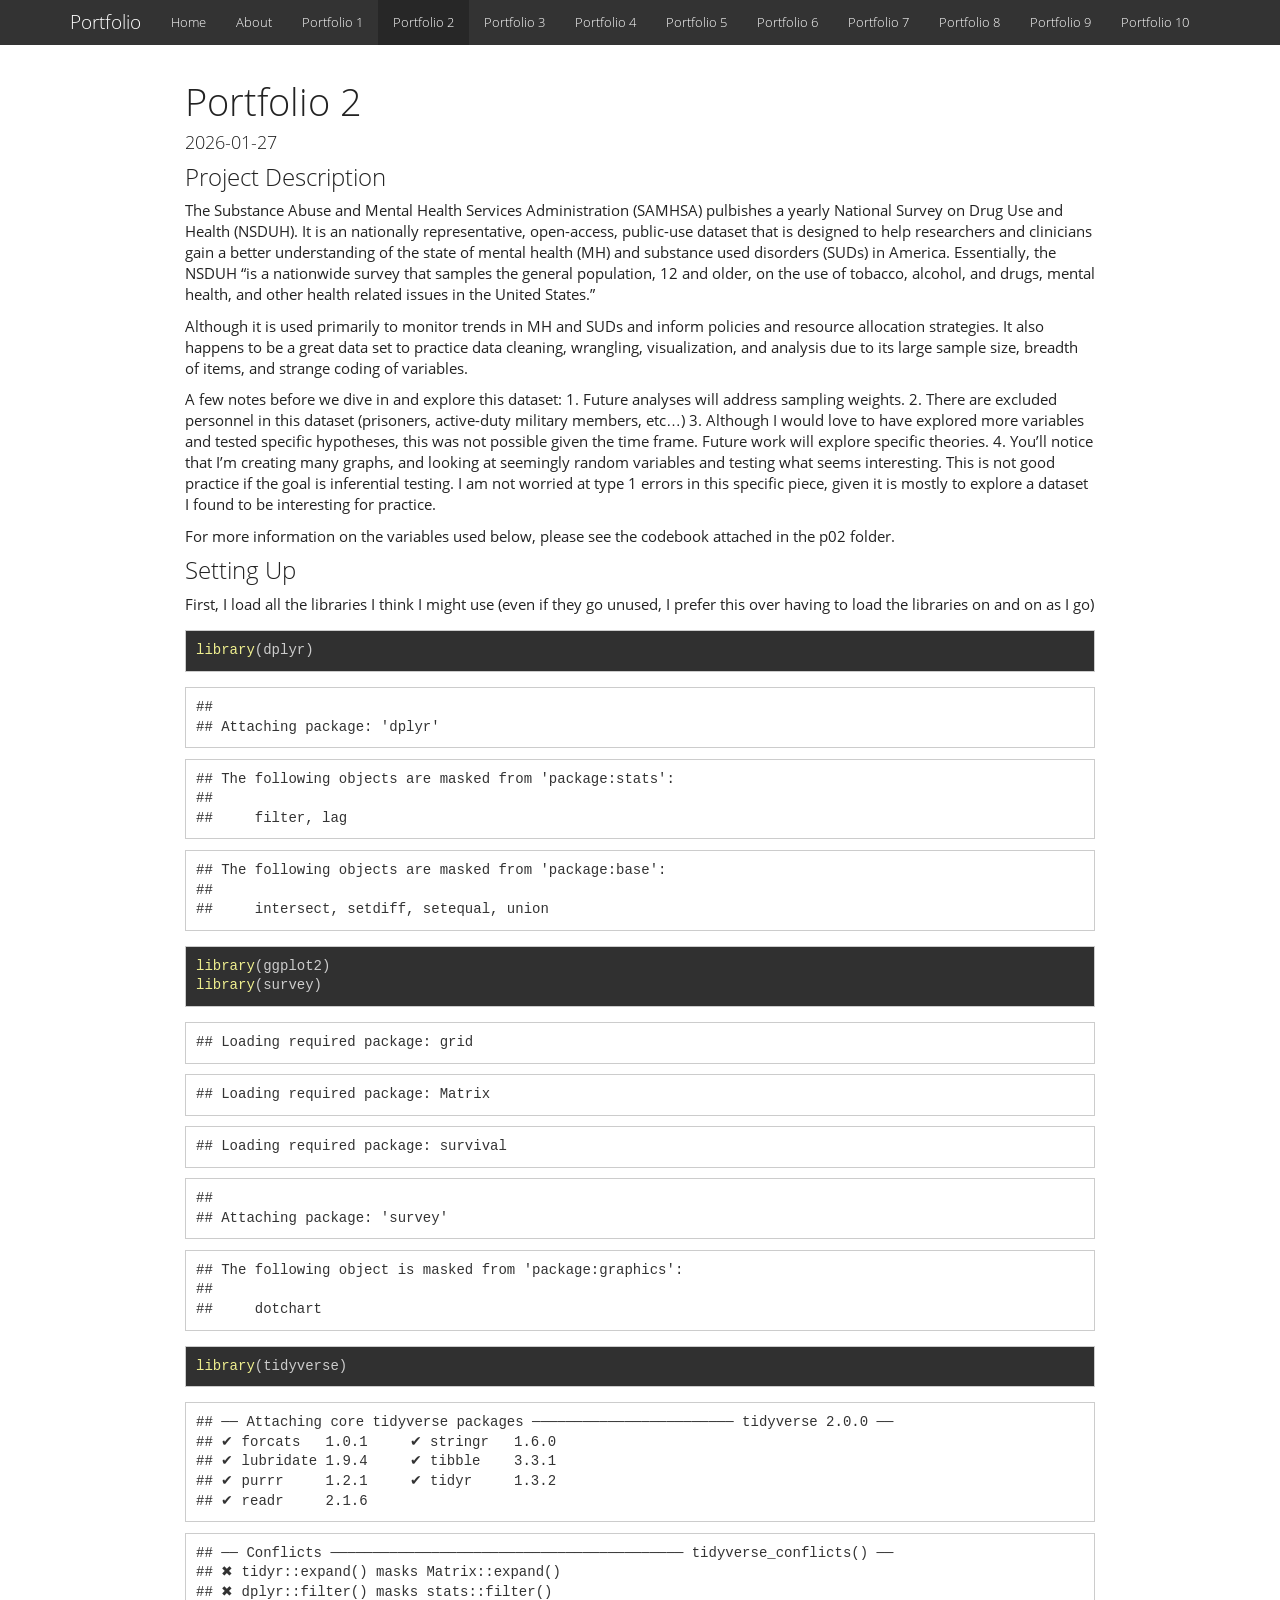
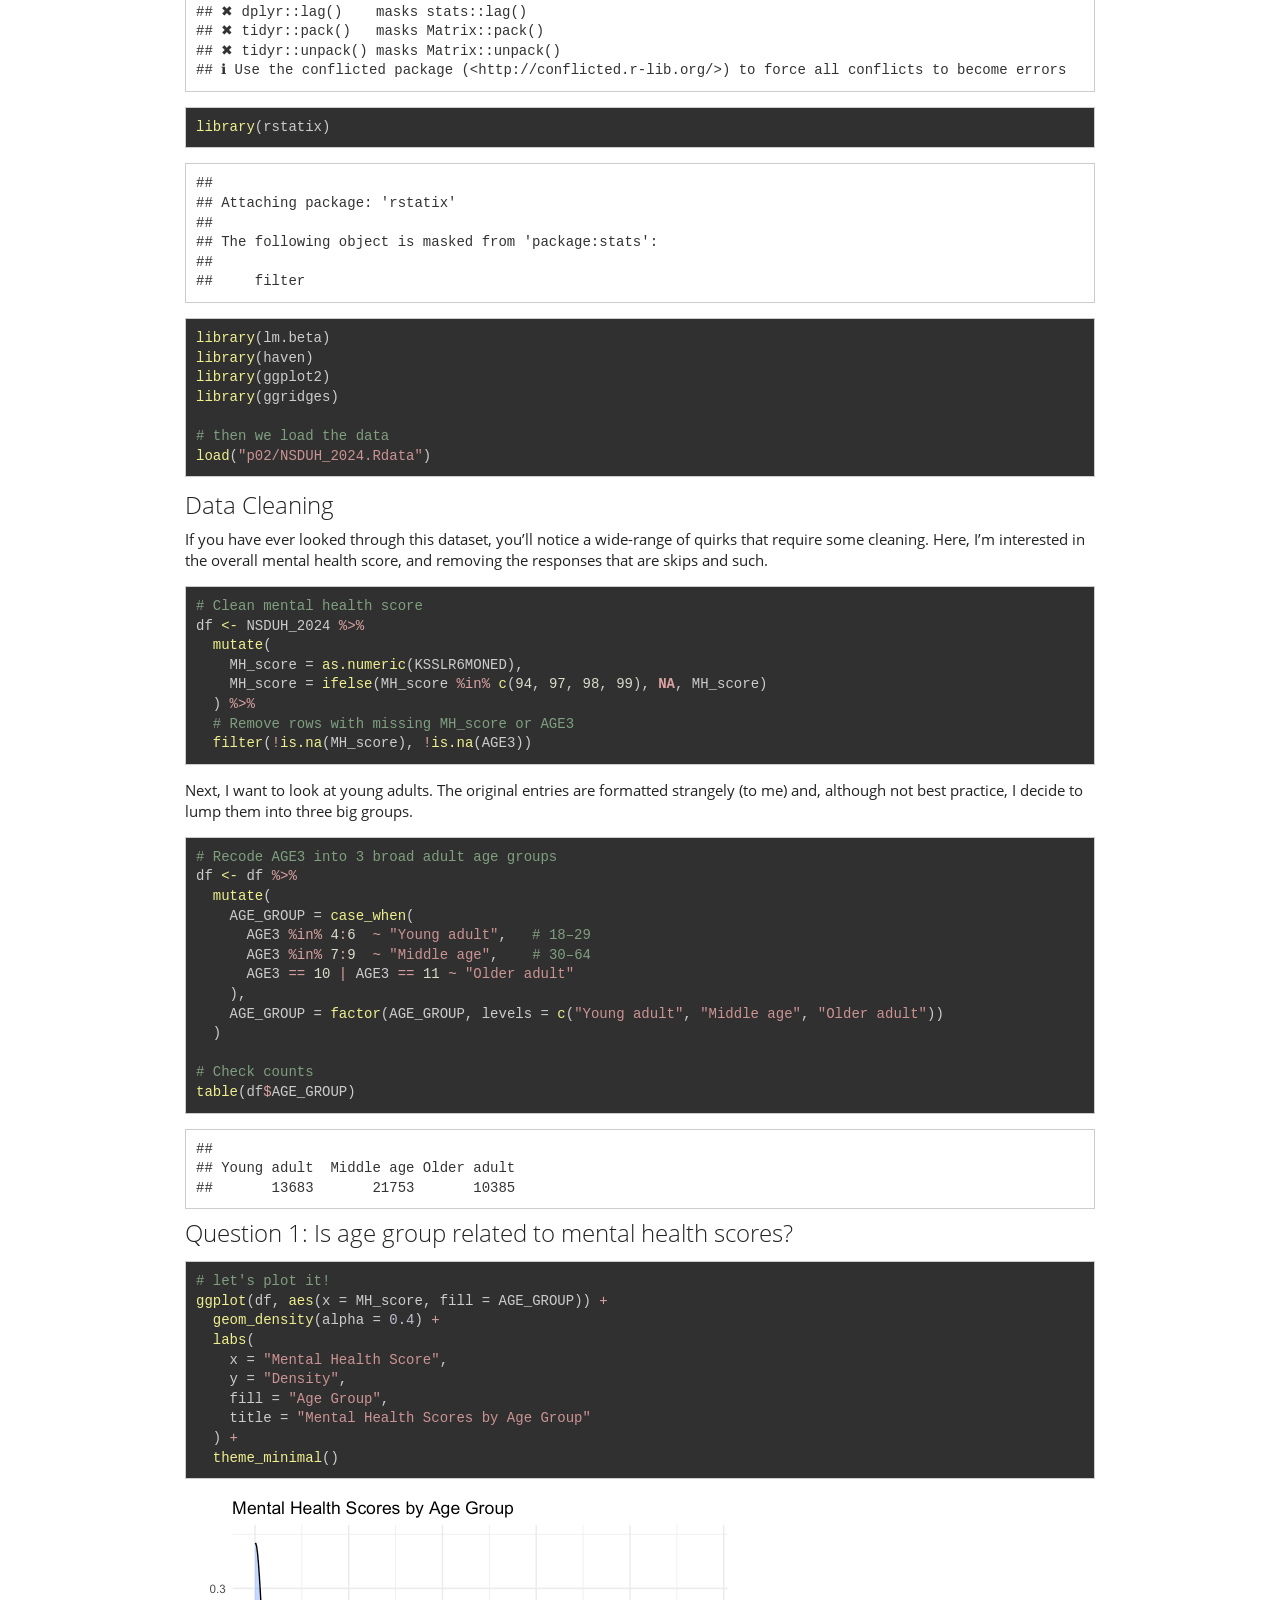
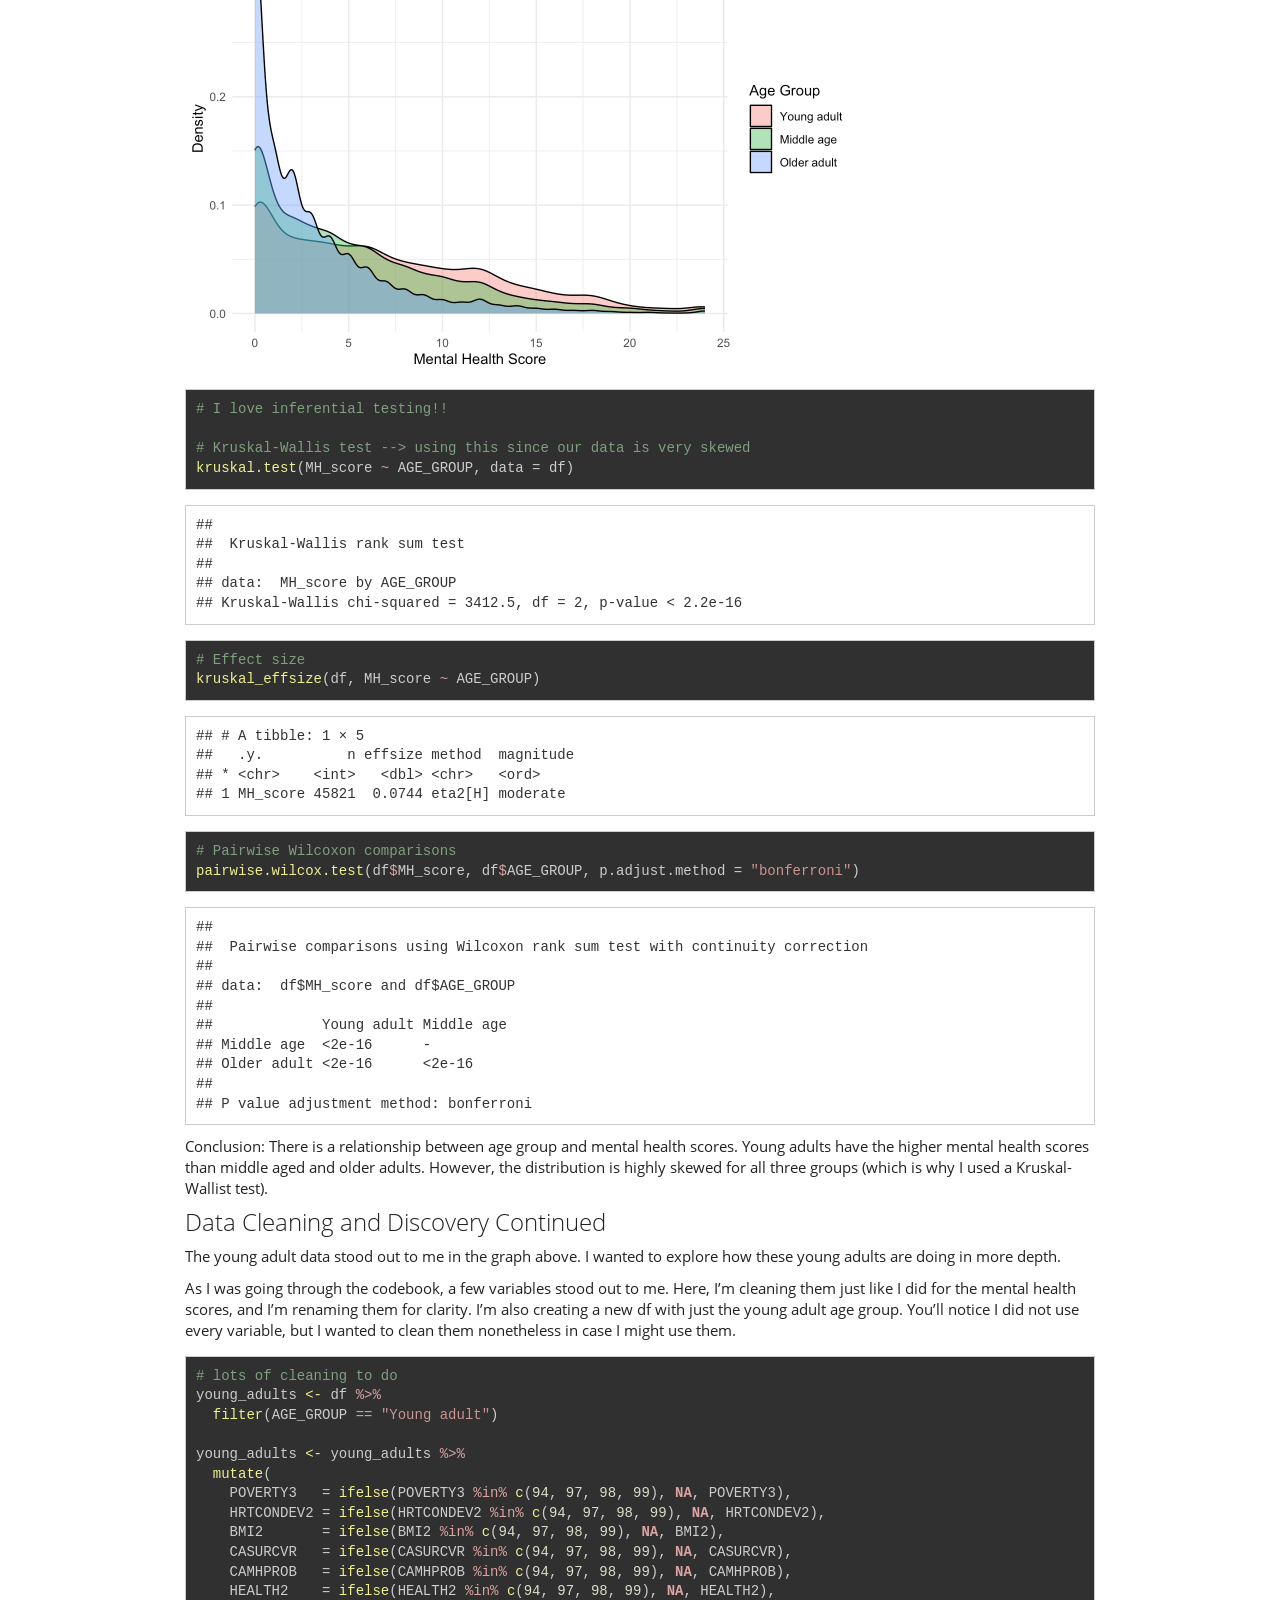
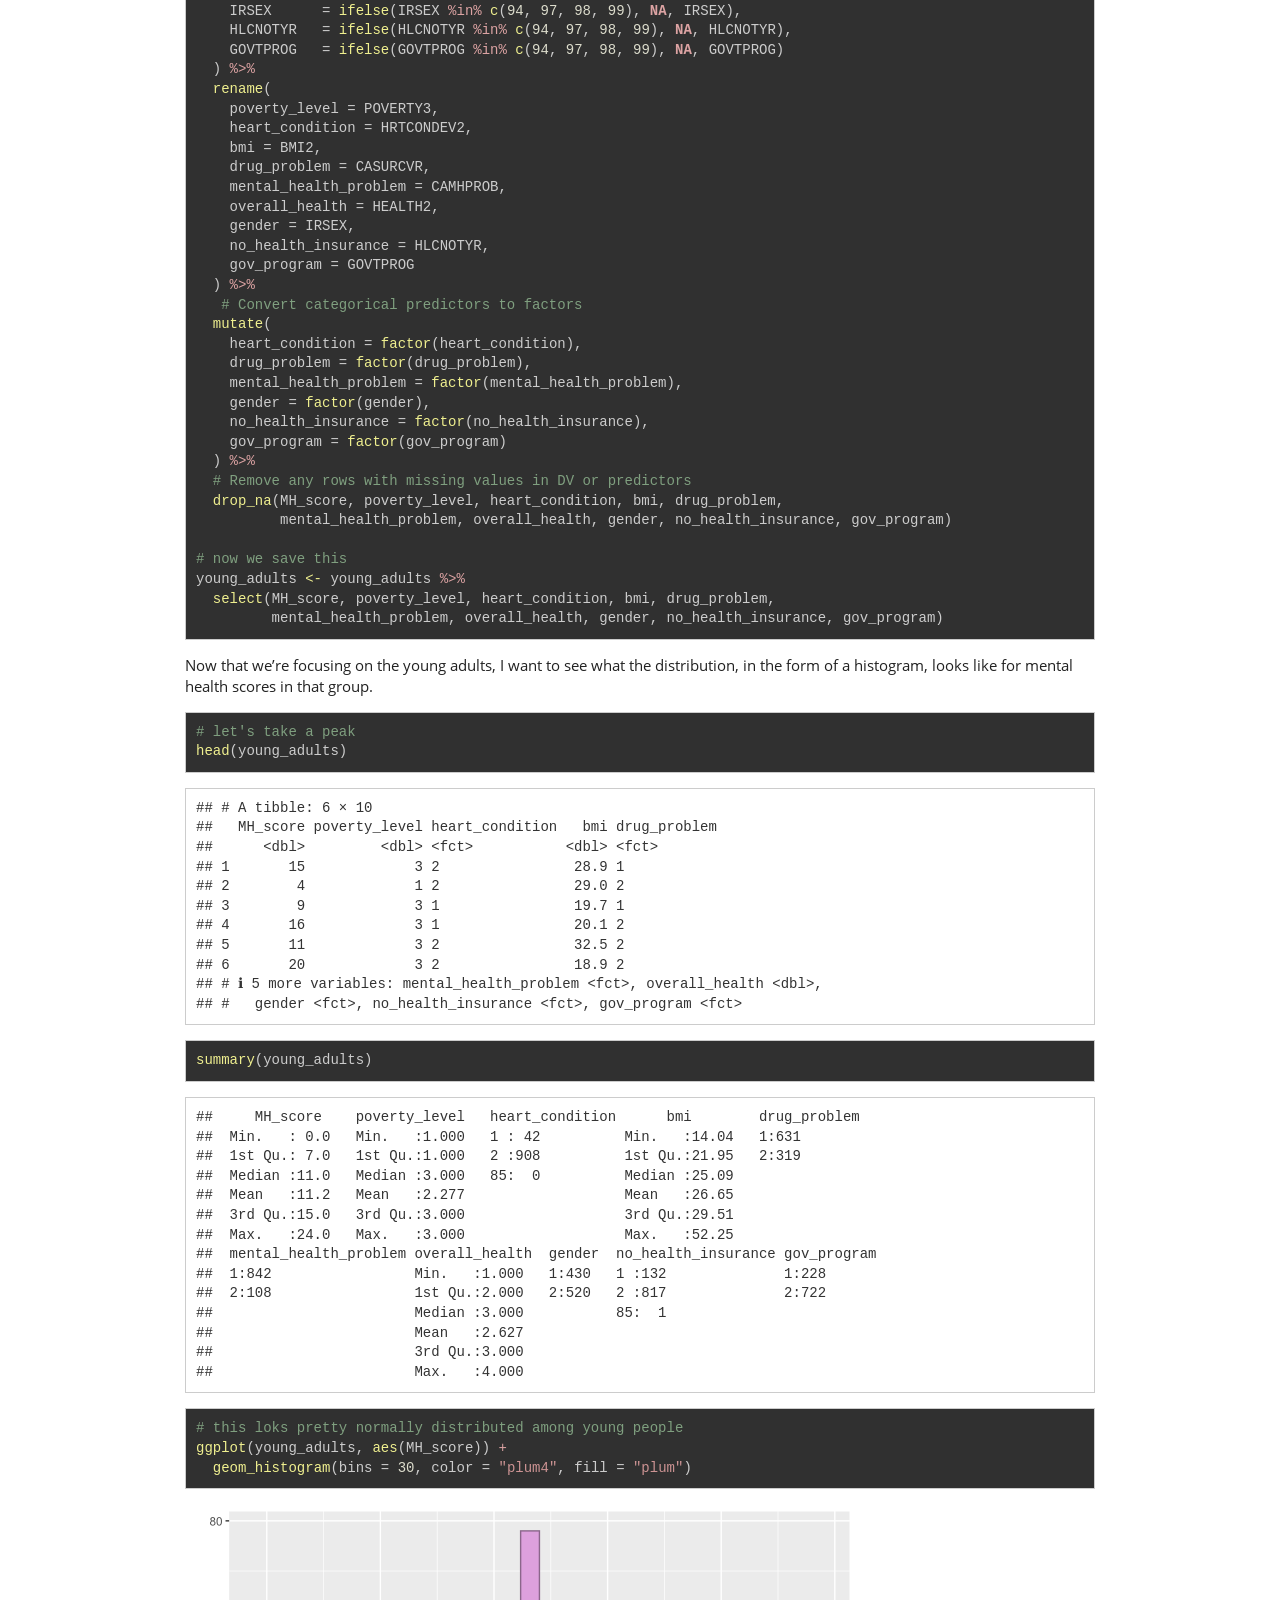
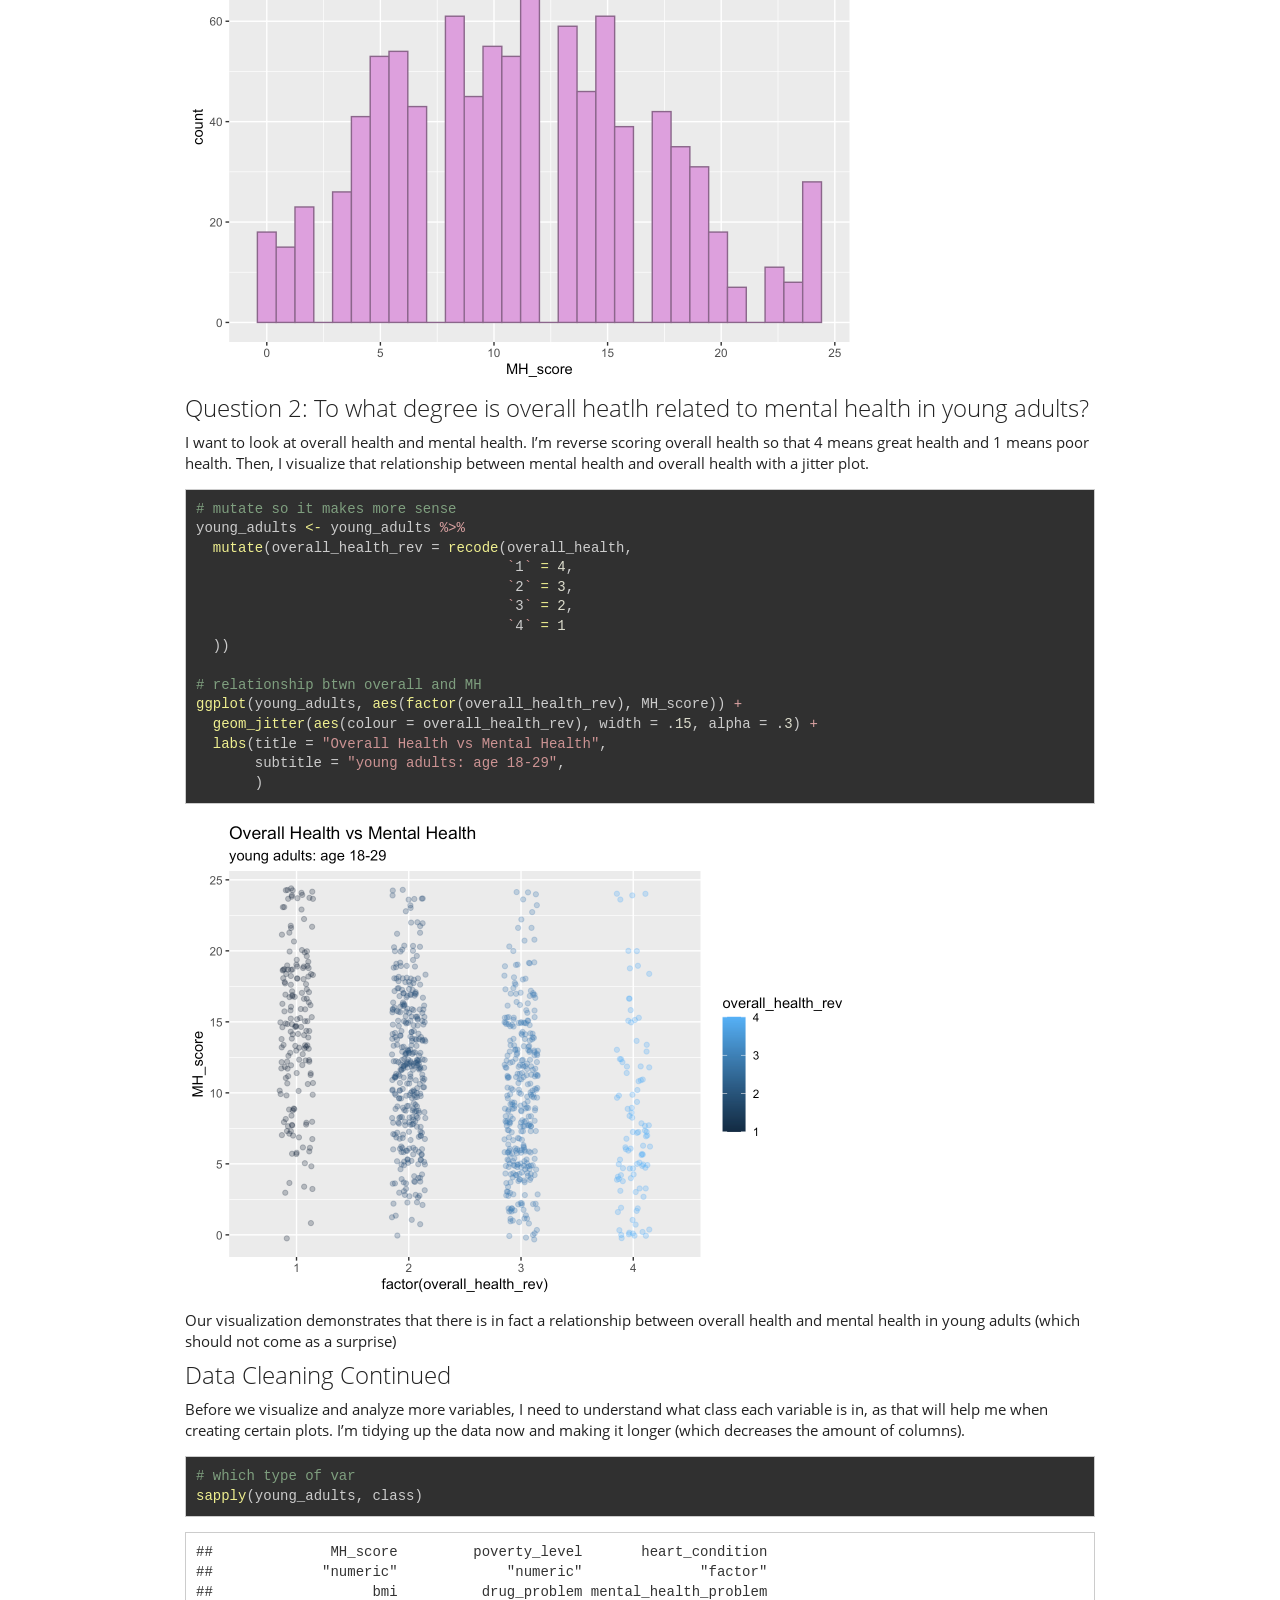
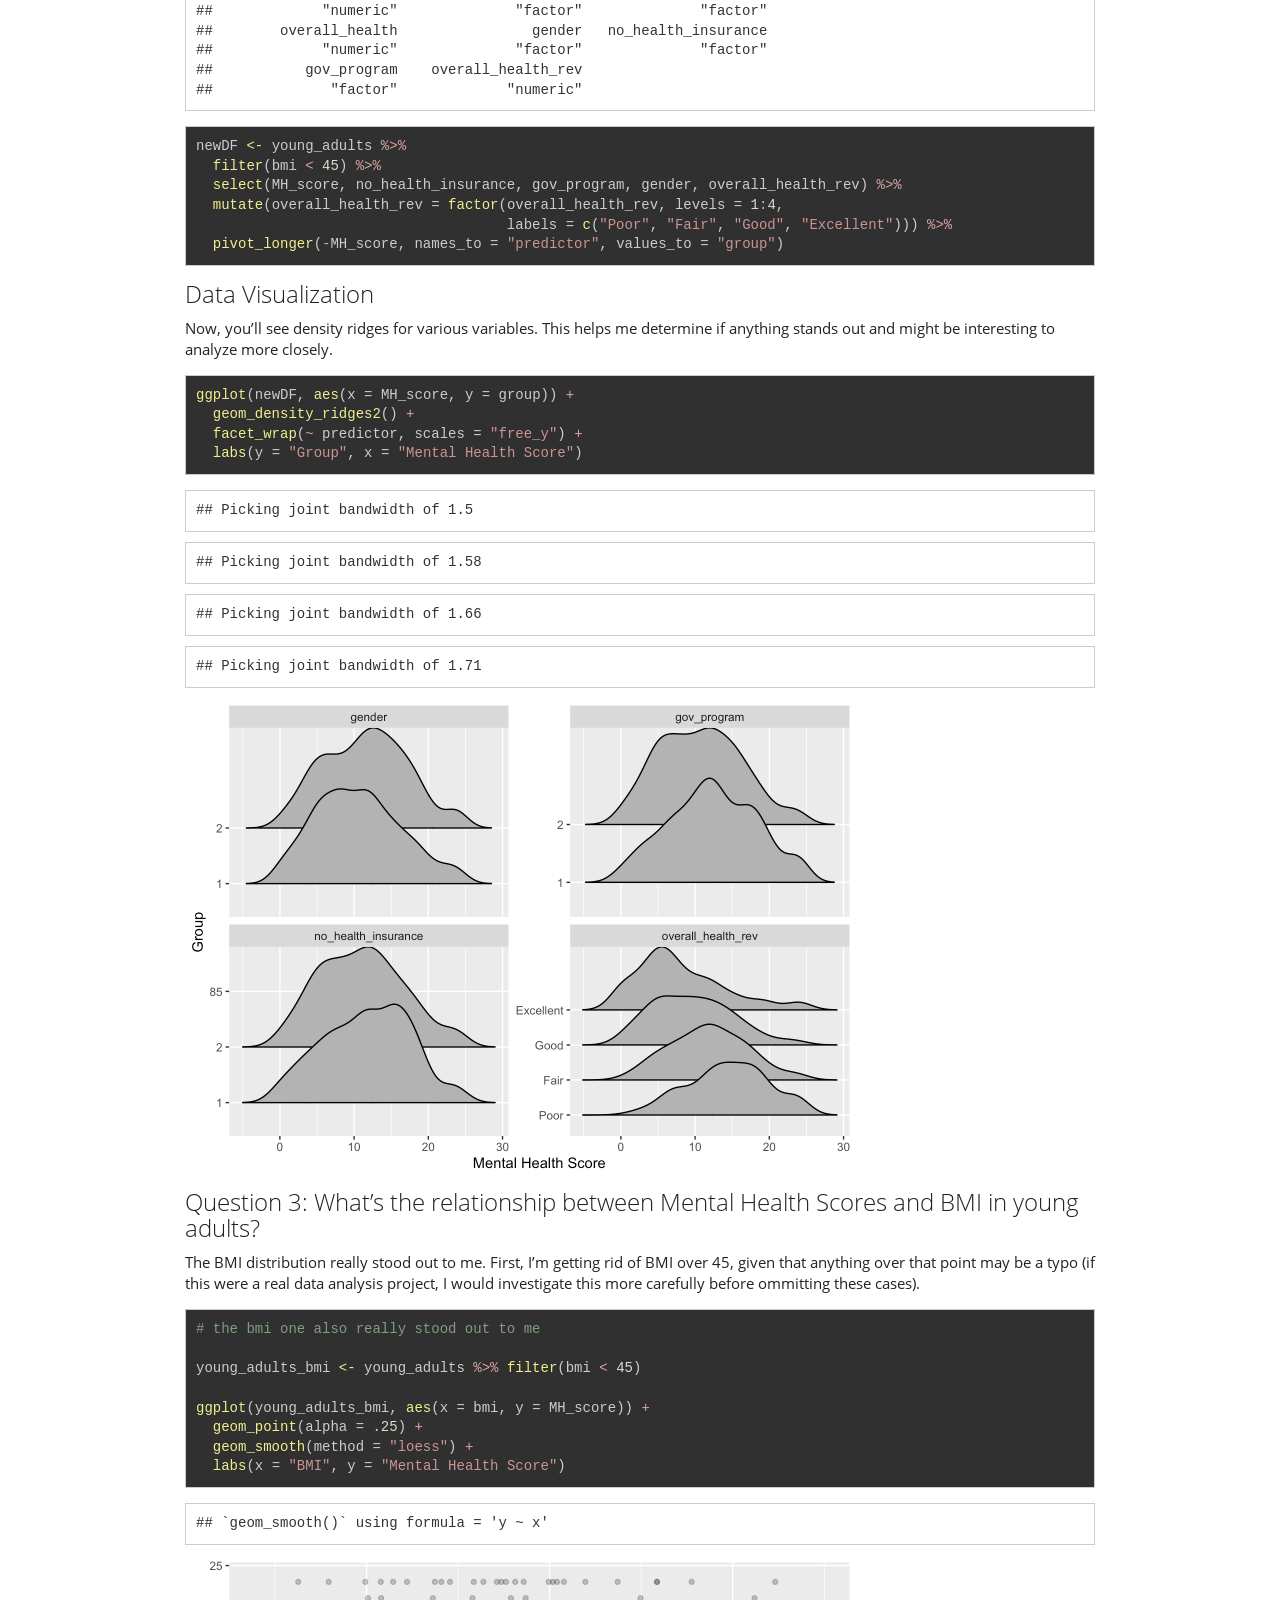
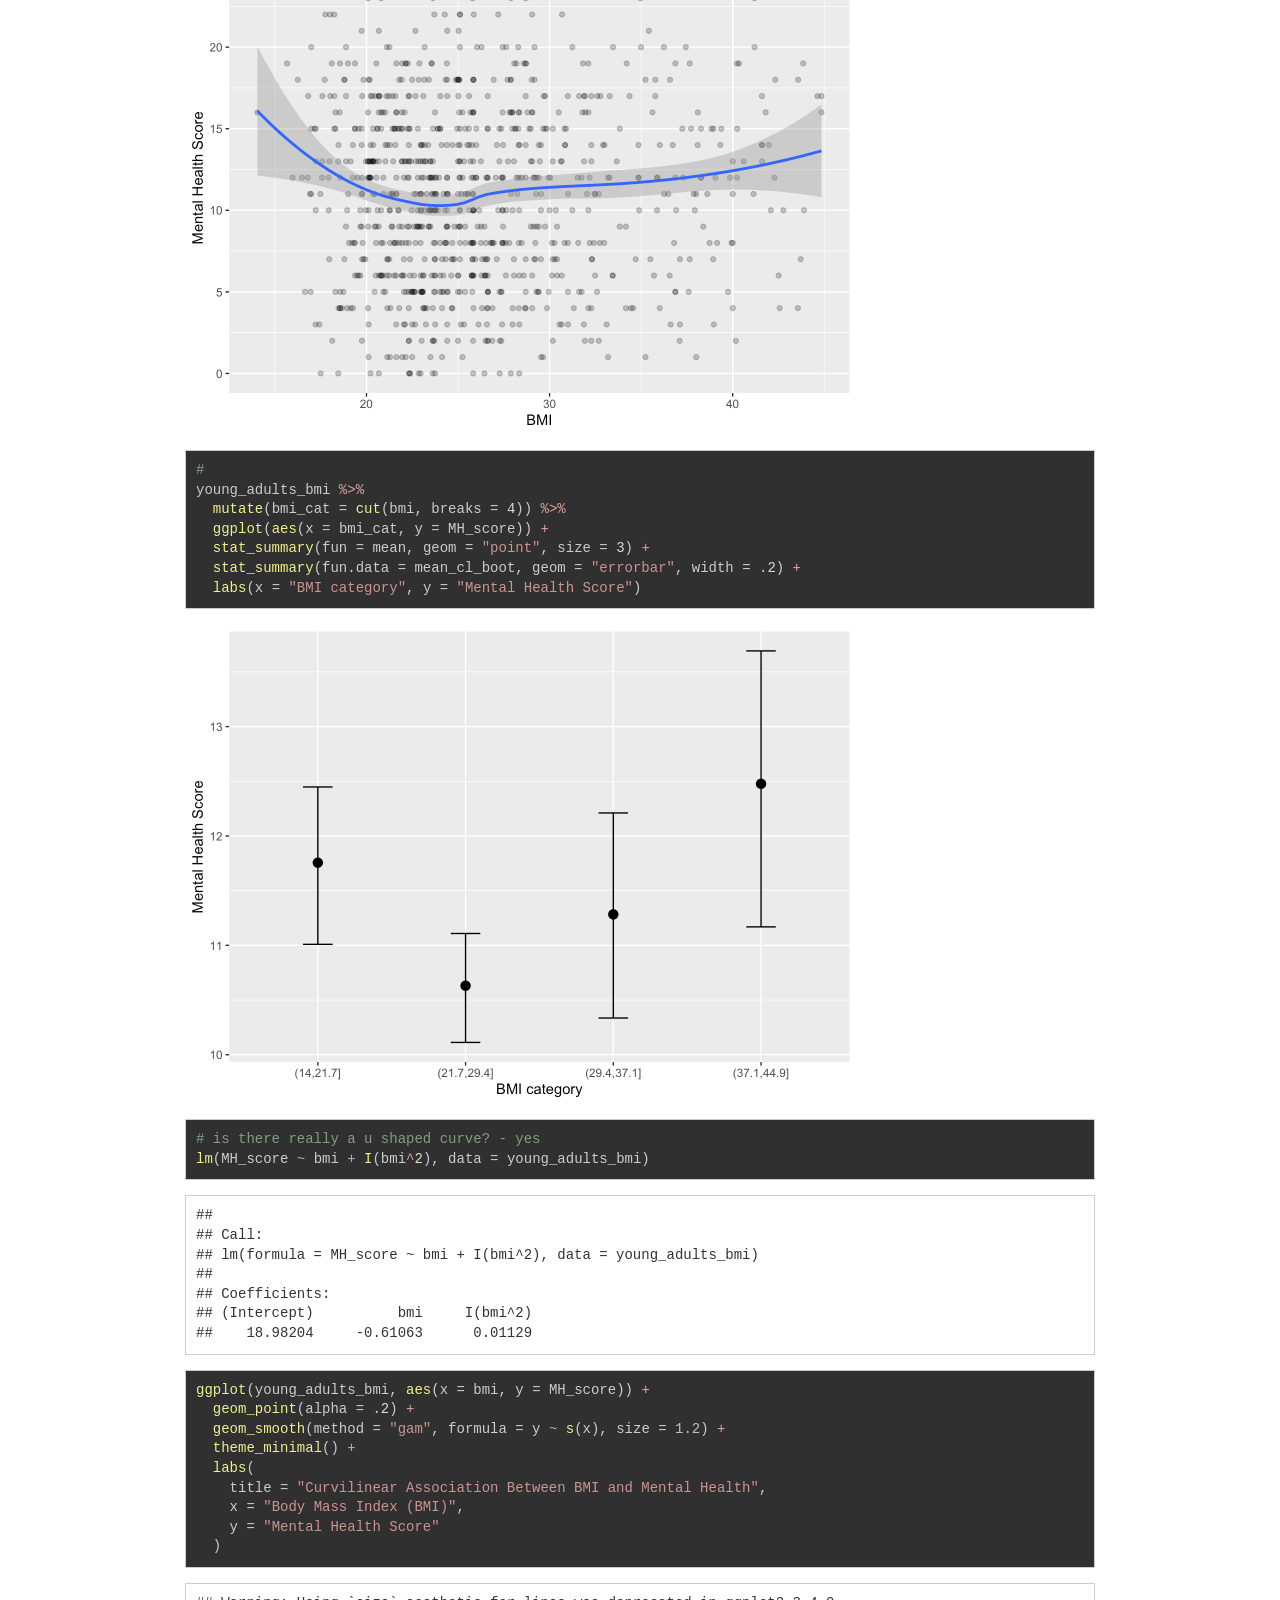
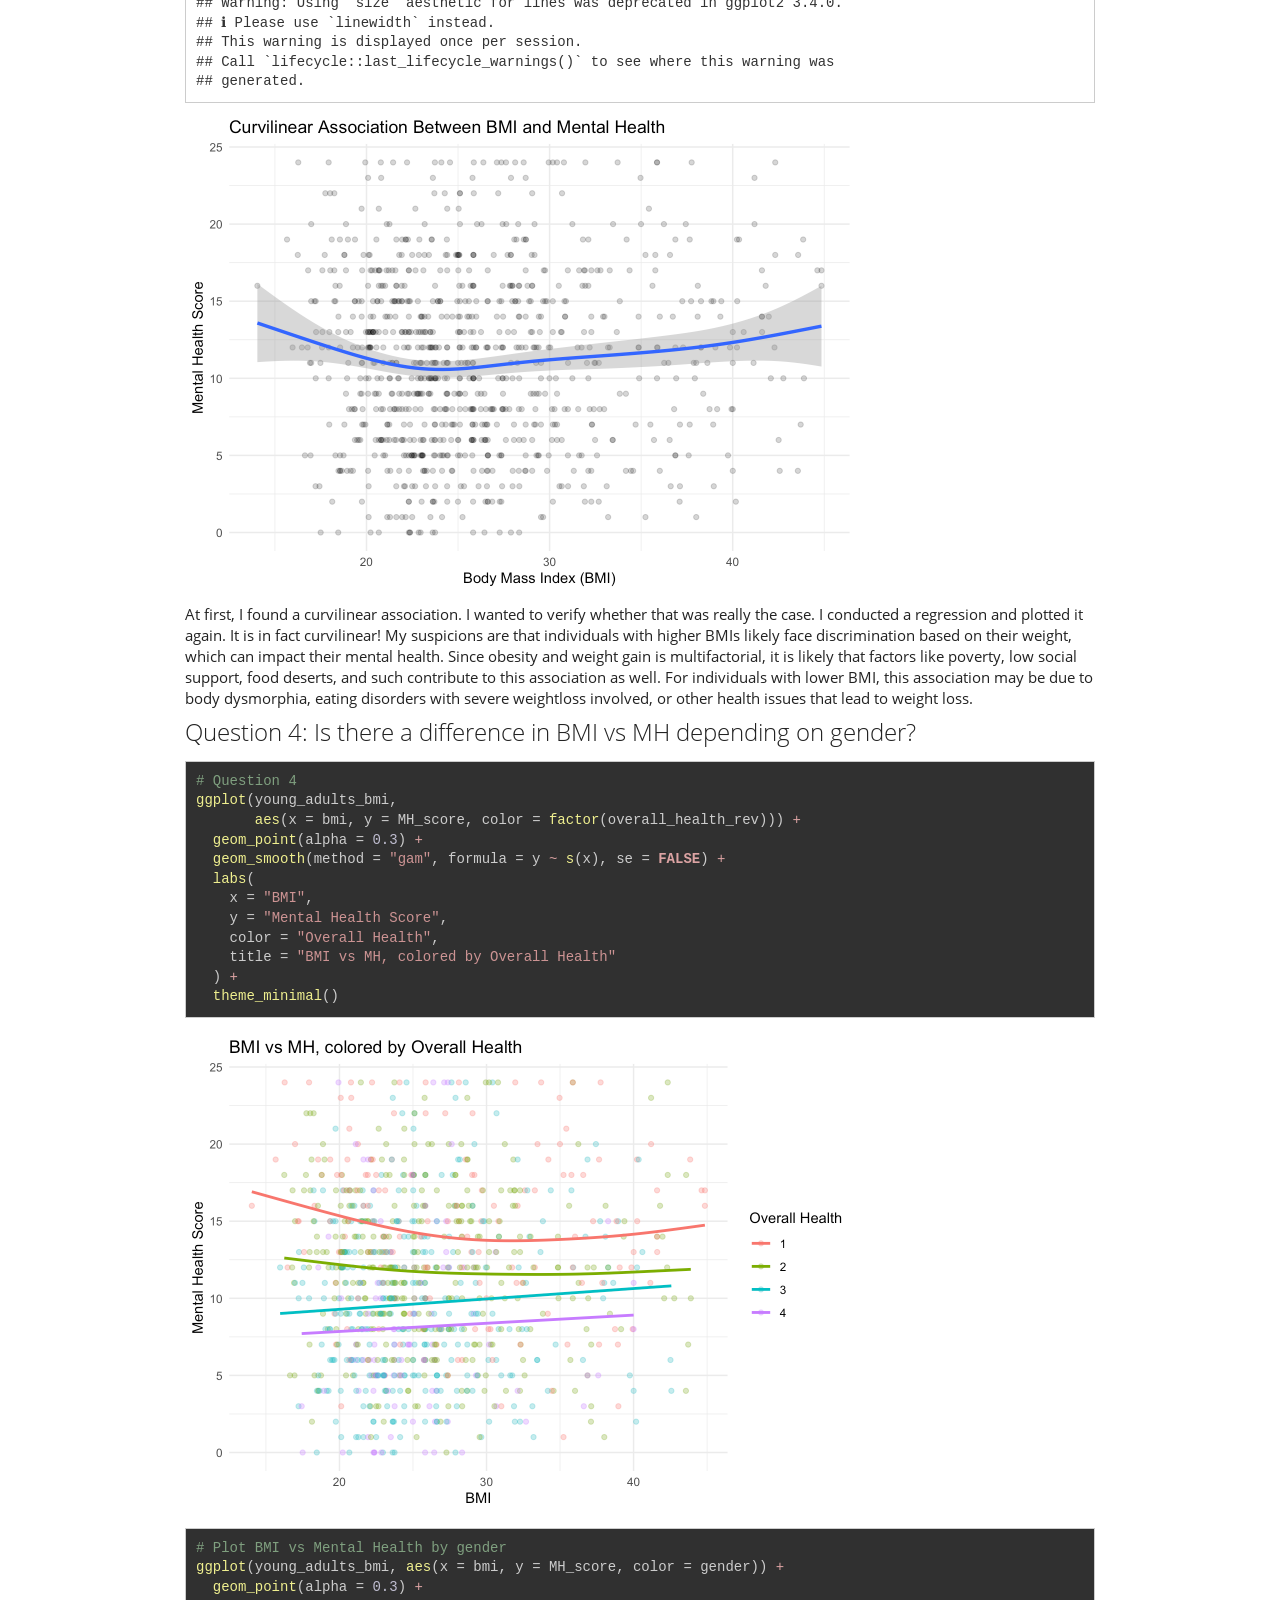
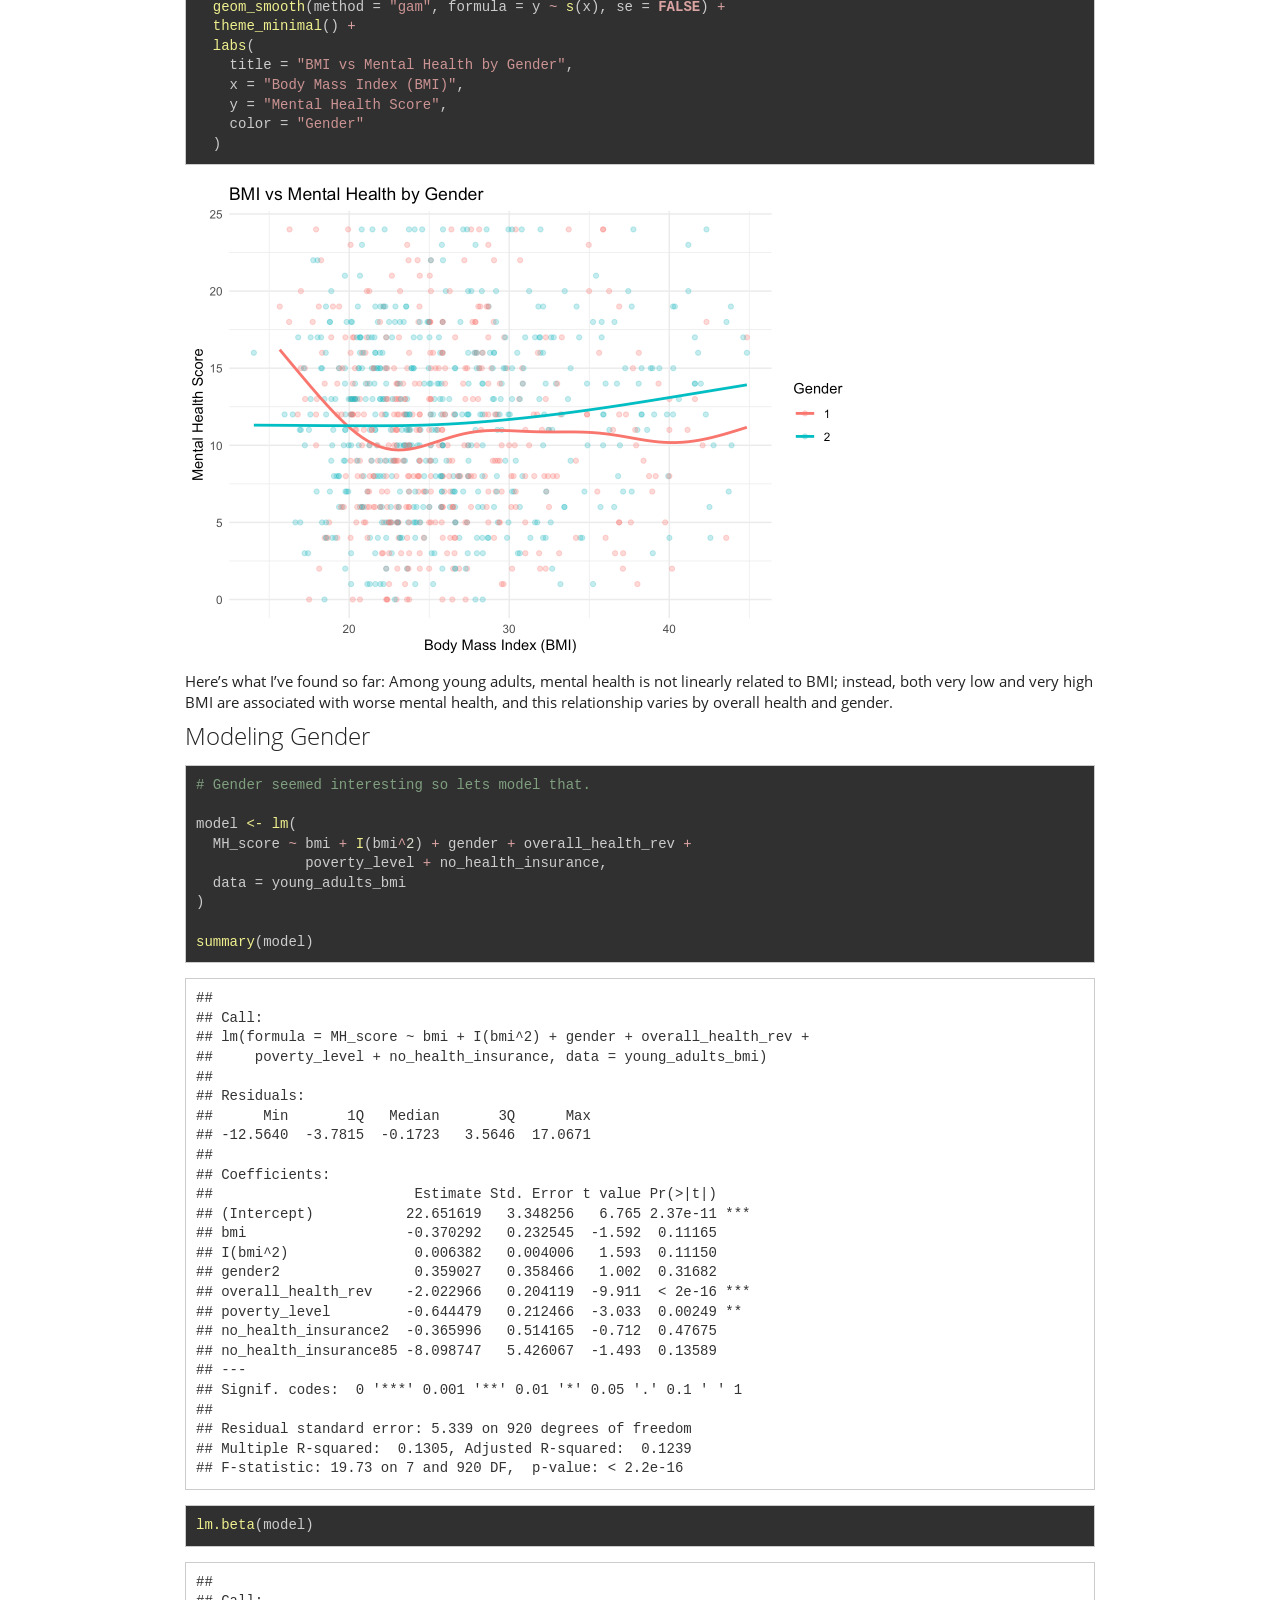
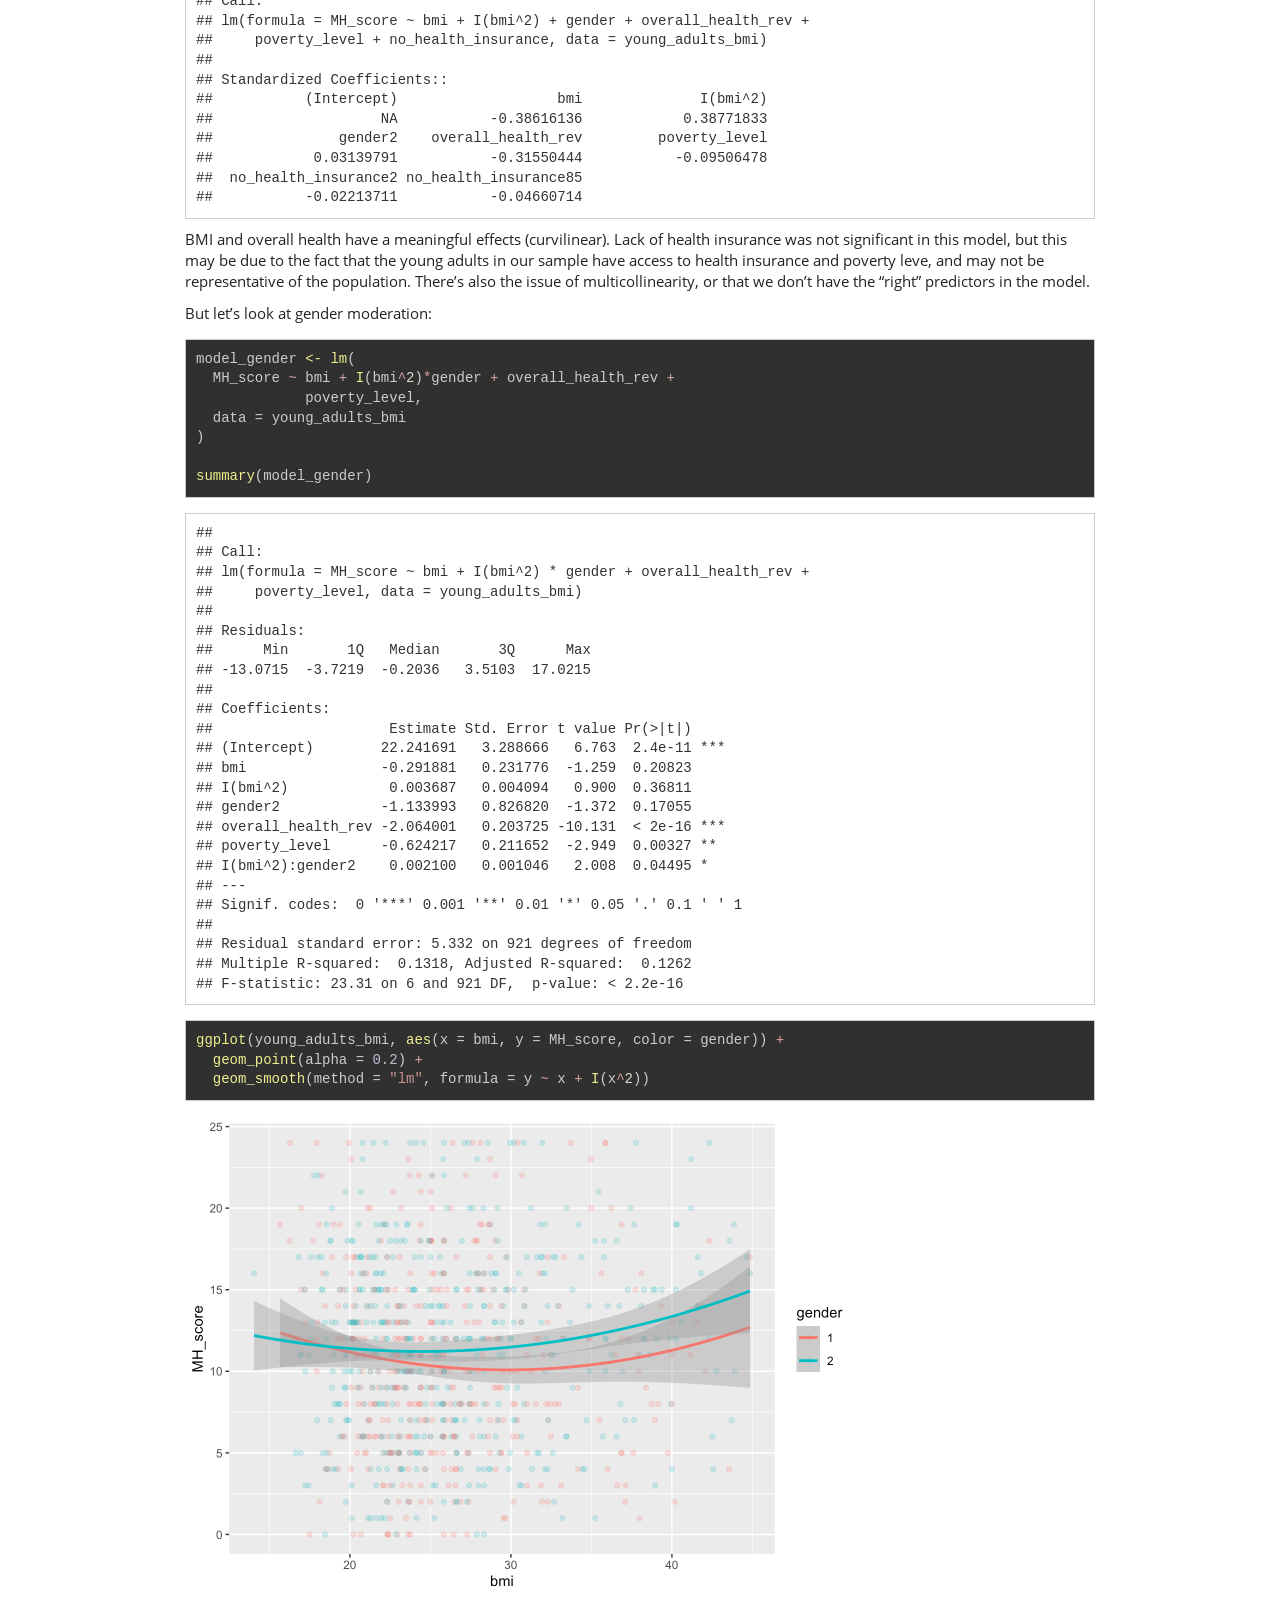
<file: docs/p02.html>
<!DOCTYPE html>

<html>

<head>

<meta charset="utf-8" />
<meta name="generator" content="pandoc" />
<meta http-equiv="X-UA-Compatible" content="IE=EDGE" />



<meta name="date" content="2026-01-27" />

<title>Portfolio 2</title>

<script src="site_libs/header-attrs-2.30/header-attrs.js"></script>
<script src="site_libs/jquery-3.6.0/jquery-3.6.0.min.js"></script>
<meta name="viewport" content="width=device-width, initial-scale=1" />
<link href="site_libs/bootstrap-3.3.5/css/yeti.min.css" rel="stylesheet" />
<script src="site_libs/bootstrap-3.3.5/js/bootstrap.min.js"></script>
<script src="site_libs/bootstrap-3.3.5/shim/html5shiv.min.js"></script>
<script src="site_libs/bootstrap-3.3.5/shim/respond.min.js"></script>
<style>h1 {font-size: 34px;}
       h1.title {font-size: 38px;}
       h2 {font-size: 30px;}
       h3 {font-size: 24px;}
       h4 {font-size: 18px;}
       h5 {font-size: 16px;}
       h6 {font-size: 12px;}
       code {color: inherit; background-color: rgba(0, 0, 0, 0.04);}
       pre:not([class]) { background-color: white }</style>
<script src="site_libs/navigation-1.1/tabsets.js"></script>

<style type="text/css">
  code{white-space: pre-wrap;}
  span.smallcaps{font-variant: small-caps;}
  span.underline{text-decoration: underline;}
  div.column{display: inline-block; vertical-align: top; width: 50%;}
  div.hanging-indent{margin-left: 1.5em; text-indent: -1.5em;}
  ul.task-list{list-style: none;}
    </style>



<style type="text/css">
  code {
    white-space: pre;
  }
  .sourceCode {
    overflow: visible;
  }
</style>
<style type="text/css" data-origin="pandoc">
html { -webkit-text-size-adjust: 100%; }
pre > code.sourceCode { white-space: pre; position: relative; }
pre > code.sourceCode > span { display: inline-block; line-height: 1.25; }
pre > code.sourceCode > span:empty { height: 1.2em; }
.sourceCode { overflow: visible; }
code.sourceCode > span { color: inherit; text-decoration: inherit; }
div.sourceCode { margin: 1em 0; }
pre.sourceCode { margin: 0; }
@media screen {
div.sourceCode { overflow: auto; }
}
@media print {
pre > code.sourceCode { white-space: pre-wrap; }
pre > code.sourceCode > span { text-indent: -5em; padding-left: 5em; }
}
pre.numberSource code
  { counter-reset: source-line 0; }
pre.numberSource code > span
  { position: relative; left: -4em; counter-increment: source-line; }
pre.numberSource code > span > a:first-child::before
  { content: counter(source-line);
    position: relative; left: -1em; text-align: right; vertical-align: baseline;
    border: none; display: inline-block;
    -webkit-touch-callout: none; -webkit-user-select: none;
    -khtml-user-select: none; -moz-user-select: none;
    -ms-user-select: none; user-select: none;
    padding: 0 4px; width: 4em;
  }
pre.numberSource { margin-left: 3em;  padding-left: 4px; }
div.sourceCode
  { color: #cccccc; background-color: #303030; }
@media screen {
pre > code.sourceCode > span > a:first-child::before { text-decoration: underline; }
}
code span.al { color: #ffcfaf; } /* Alert */
code span.an { color: #7f9f7f; font-weight: bold; } /* Annotation */
code span.at { } /* Attribute */
code span.bn { color: #dca3a3; } /* BaseN */
code span.bu { } /* BuiltIn */
code span.cf { color: #f0dfaf; } /* ControlFlow */
code span.ch { color: #dca3a3; } /* Char */
code span.cn { color: #dca3a3; font-weight: bold; } /* Constant */
code span.co { color: #7f9f7f; } /* Comment */
code span.cv { color: #7f9f7f; font-weight: bold; } /* CommentVar */
code span.do { color: #7f9f7f; } /* Documentation */
code span.dt { color: #dfdfbf; } /* DataType */
code span.dv { color: #dcdccc; } /* DecVal */
code span.er { color: #c3bf9f; } /* Error */
code span.ex { } /* Extension */
code span.fl { color: #c0bed1; } /* Float */
code span.fu { color: #efef8f; } /* Function */
code span.im { } /* Import */
code span.in { color: #7f9f7f; font-weight: bold; } /* Information */
code span.kw { color: #f0dfaf; } /* Keyword */
code span.op { color: #f0efd0; } /* Operator */
code span.ot { color: #efef8f; } /* Other */
code span.pp { color: #ffcfaf; font-weight: bold; } /* Preprocessor */
code span.sc { color: #dca3a3; } /* SpecialChar */
code span.ss { color: #cc9393; } /* SpecialString */
code span.st { color: #cc9393; } /* String */
code span.va { } /* Variable */
code span.vs { color: #cc9393; } /* VerbatimString */
code span.wa { color: #7f9f7f; font-weight: bold; } /* Warning */

</style>
<script>
// apply pandoc div.sourceCode style to pre.sourceCode instead
(function() {
  var sheets = document.styleSheets;
  for (var i = 0; i < sheets.length; i++) {
    if (sheets[i].ownerNode.dataset["origin"] !== "pandoc") continue;
    try { var rules = sheets[i].cssRules; } catch (e) { continue; }
    var j = 0;
    while (j < rules.length) {
      var rule = rules[j];
      // check if there is a div.sourceCode rule
      if (rule.type !== rule.STYLE_RULE || rule.selectorText !== "div.sourceCode") {
        j++;
        continue;
      }
      var style = rule.style.cssText;
      // check if color or background-color is set
      if (rule.style.color === '' && rule.style.backgroundColor === '') {
        j++;
        continue;
      }
      // replace div.sourceCode by a pre.sourceCode rule
      sheets[i].deleteRule(j);
      sheets[i].insertRule('pre.sourceCode{' + style + '}', j);
    }
  }
})();
</script>







<style type = "text/css">
.main-container {
  max-width: 940px;
  margin-left: auto;
  margin-right: auto;
}
img {
  max-width:100%;
}
.tabbed-pane {
  padding-top: 12px;
}
.html-widget {
  margin-bottom: 20px;
}
button.code-folding-btn:focus {
  outline: none;
}
summary {
  display: list-item;
}
details > summary > p:only-child {
  display: inline;
}
pre code {
  padding: 0;
}
</style>


<style type="text/css">
.dropdown-submenu {
  position: relative;
}
.dropdown-submenu>.dropdown-menu {
  top: 0;
  left: 100%;
  margin-top: -6px;
  margin-left: -1px;
  border-radius: 0 6px 6px 6px;
}
.dropdown-submenu:hover>.dropdown-menu {
  display: block;
}
.dropdown-submenu>a:after {
  display: block;
  content: " ";
  float: right;
  width: 0;
  height: 0;
  border-color: transparent;
  border-style: solid;
  border-width: 5px 0 5px 5px;
  border-left-color: #cccccc;
  margin-top: 5px;
  margin-right: -10px;
}
.dropdown-submenu:hover>a:after {
  border-left-color: #adb5bd;
}
.dropdown-submenu.pull-left {
  float: none;
}
.dropdown-submenu.pull-left>.dropdown-menu {
  left: -100%;
  margin-left: 10px;
  border-radius: 6px 0 6px 6px;
}
</style>

<script type="text/javascript">
// manage active state of menu based on current page
$(document).ready(function () {
  // active menu anchor
  href = window.location.pathname
  href = href.substr(href.lastIndexOf('/') + 1)
  if (href === "")
    href = "index.html";
  var menuAnchor = $('a[href="' + href + '"]');

  // mark the anchor link active (and if it's in a dropdown, also mark that active)
  var dropdown = menuAnchor.closest('li.dropdown');
  if (window.bootstrap) { // Bootstrap 4+
    menuAnchor.addClass('active');
    dropdown.find('> .dropdown-toggle').addClass('active');
  } else { // Bootstrap 3
    menuAnchor.parent().addClass('active');
    dropdown.addClass('active');
  }

  // Navbar adjustments
  var navHeight = $(".navbar").first().height() + 15;
  var style = document.createElement('style');
  var pt = "padding-top: " + navHeight + "px; ";
  var mt = "margin-top: -" + navHeight + "px; ";
  var css = "";
  // offset scroll position for anchor links (for fixed navbar)
  for (var i = 1; i <= 6; i++) {
    css += ".section h" + i + "{ " + pt + mt + "}\n";
  }
  style.innerHTML = "body {" + pt + "padding-bottom: 40px; }\n" + css;
  document.head.appendChild(style);
});
</script>

<!-- tabsets -->

<style type="text/css">
.tabset-dropdown > .nav-tabs {
  display: inline-table;
  max-height: 500px;
  min-height: 44px;
  overflow-y: auto;
  border: 1px solid #ddd;
  border-radius: 4px;
}

.tabset-dropdown > .nav-tabs > li.active:before, .tabset-dropdown > .nav-tabs.nav-tabs-open:before {
  content: "\e259";
  font-family: 'Glyphicons Halflings';
  display: inline-block;
  padding: 10px;
  border-right: 1px solid #ddd;
}

.tabset-dropdown > .nav-tabs.nav-tabs-open > li.active:before {
  content: "\e258";
  font-family: 'Glyphicons Halflings';
  border: none;
}

.tabset-dropdown > .nav-tabs > li.active {
  display: block;
}

.tabset-dropdown > .nav-tabs > li > a,
.tabset-dropdown > .nav-tabs > li > a:focus,
.tabset-dropdown > .nav-tabs > li > a:hover {
  border: none;
  display: inline-block;
  border-radius: 4px;
  background-color: transparent;
}

.tabset-dropdown > .nav-tabs.nav-tabs-open > li {
  display: block;
  float: none;
}

.tabset-dropdown > .nav-tabs > li {
  display: none;
}
</style>

<!-- code folding -->




</head>

<body>


<div class="container-fluid main-container">




<div class="navbar navbar-default  navbar-fixed-top" role="navigation">
  <div class="container">
    <div class="navbar-header">
      <button type="button" class="navbar-toggle collapsed" data-toggle="collapse" data-bs-toggle="collapse" data-target="#navbar" data-bs-target="#navbar">
        <span class="icon-bar"></span>
        <span class="icon-bar"></span>
        <span class="icon-bar"></span>
      </button>
      <a class="navbar-brand" href="index.html">Portfolio</a>
    </div>
    <div id="navbar" class="navbar-collapse collapse">
      <ul class="nav navbar-nav">
        <li>
  <a href="index.html">Home</a>
</li>
<li>
  <a href="about.html">About</a>
</li>
<li>
  <a href="p01.html">Portfolio 1</a>
</li>
<li>
  <a href="p02.html">Portfolio 2</a>
</li>
<li>
  <a href="p03.html">Portfolio 3</a>
</li>
<li>
  <a href="p04.html">Portfolio 4</a>
</li>
<li>
  <a href="p05.html">Portfolio 5</a>
</li>
<li>
  <a href="p06.html">Portfolio 6</a>
</li>
<li>
  <a href="p07.html">Portfolio 7</a>
</li>
<li>
  <a href="p08.html">Portfolio 8</a>
</li>
<li>
  <a href="p09.html">Portfolio 9</a>
</li>
<li>
  <a href="p10.html">Portfolio 10</a>
</li>
      </ul>
      <ul class="nav navbar-nav navbar-right">
        
      </ul>
    </div><!--/.nav-collapse -->
  </div><!--/.container -->
</div><!--/.navbar -->

<div id="header">



<h1 class="title toc-ignore">Portfolio 2</h1>
<h4 class="date">2026-01-27</h4>

</div>


<div id="project-description" class="section level3">
<h3>Project Description</h3>
<p>The Substance Abuse and Mental Health Services Administration
(SAMHSA) pulbishes a yearly National Survey on Drug Use and Health
(NSDUH). It is an nationally representative, open-access, public-use
dataset that is designed to help researchers and clinicians gain a
better understanding of the state of mental health (MH) and substance
used disorders (SUDs) in America. Essentially, the NSDUH “is a
nationwide survey that samples the general population, 12 and older, on
the use of tobacco, alcohol, and drugs, mental health, and other health
related issues in the United States.”</p>
<p>Although it is used primarily to monitor trends in MH and SUDs and
inform policies and resource allocation strategies. It also happens to
be a great data set to practice data cleaning, wrangling, visualization,
and analysis due to its large sample size, breadth of items, and strange
coding of variables.</p>
<p>A few notes before we dive in and explore this dataset: 1. Future
analyses will address sampling weights. 2. There are excluded personnel
in this dataset (prisoners, active-duty military members, etc…) 3.
Although I would love to have explored more variables and tested
specific hypotheses, this was not possible given the time frame. Future
work will explore specific theories. 4. You’ll notice that I’m creating
many graphs, and looking at seemingly random variables and testing what
seems interesting. This is not good practice if the goal is inferential
testing. I am not worried at type 1 errors in this specific piece, given
it is mostly to explore a dataset I found to be interesting for
practice.</p>
<p>For more information on the variables used below, please see the
codebook attached in the p02 folder.</p>
</div>
<div id="setting-up" class="section level3">
<h3>Setting Up</h3>
<p>First, I load all the libraries I think I might use (even if they go
unused, I prefer this over having to load the libraries on and on as I
go)</p>
<div class="sourceCode" id="cb1"><pre class="sourceCode r"><code class="sourceCode r"><span id="cb1-1"><a href="#cb1-1" tabindex="-1"></a><span class="fu">library</span>(dplyr)      </span></code></pre></div>
<pre><code>## 
## Attaching package: &#39;dplyr&#39;</code></pre>
<pre><code>## The following objects are masked from &#39;package:stats&#39;:
## 
##     filter, lag</code></pre>
<pre><code>## The following objects are masked from &#39;package:base&#39;:
## 
##     intersect, setdiff, setequal, union</code></pre>
<div class="sourceCode" id="cb5"><pre class="sourceCode r"><code class="sourceCode r"><span id="cb5-1"><a href="#cb5-1" tabindex="-1"></a><span class="fu">library</span>(ggplot2)    </span>
<span id="cb5-2"><a href="#cb5-2" tabindex="-1"></a><span class="fu">library</span>(survey)     </span></code></pre></div>
<pre><code>## Loading required package: grid</code></pre>
<pre><code>## Loading required package: Matrix</code></pre>
<pre><code>## Loading required package: survival</code></pre>
<pre><code>## 
## Attaching package: &#39;survey&#39;</code></pre>
<pre><code>## The following object is masked from &#39;package:graphics&#39;:
## 
##     dotchart</code></pre>
<div class="sourceCode" id="cb11"><pre class="sourceCode r"><code class="sourceCode r"><span id="cb11-1"><a href="#cb11-1" tabindex="-1"></a><span class="fu">library</span>(tidyverse)   </span></code></pre></div>
<pre><code>## ── Attaching core tidyverse packages ──────────────────────── tidyverse 2.0.0 ──
## ✔ forcats   1.0.1     ✔ stringr   1.6.0
## ✔ lubridate 1.9.4     ✔ tibble    3.3.1
## ✔ purrr     1.2.1     ✔ tidyr     1.3.2
## ✔ readr     2.1.6</code></pre>
<pre><code>## ── Conflicts ────────────────────────────────────────── tidyverse_conflicts() ──
## ✖ tidyr::expand() masks Matrix::expand()
## ✖ dplyr::filter() masks stats::filter()
## ✖ dplyr::lag()    masks stats::lag()
## ✖ tidyr::pack()   masks Matrix::pack()
## ✖ tidyr::unpack() masks Matrix::unpack()
## ℹ Use the conflicted package (&lt;http://conflicted.r-lib.org/&gt;) to force all conflicts to become errors</code></pre>
<div class="sourceCode" id="cb14"><pre class="sourceCode r"><code class="sourceCode r"><span id="cb14-1"><a href="#cb14-1" tabindex="-1"></a><span class="fu">library</span>(rstatix)  </span></code></pre></div>
<pre><code>## 
## Attaching package: &#39;rstatix&#39;
## 
## The following object is masked from &#39;package:stats&#39;:
## 
##     filter</code></pre>
<div class="sourceCode" id="cb16"><pre class="sourceCode r"><code class="sourceCode r"><span id="cb16-1"><a href="#cb16-1" tabindex="-1"></a><span class="fu">library</span>(lm.beta)</span>
<span id="cb16-2"><a href="#cb16-2" tabindex="-1"></a><span class="fu">library</span>(haven)</span>
<span id="cb16-3"><a href="#cb16-3" tabindex="-1"></a><span class="fu">library</span>(ggplot2)</span>
<span id="cb16-4"><a href="#cb16-4" tabindex="-1"></a><span class="fu">library</span>(ggridges)</span>
<span id="cb16-5"><a href="#cb16-5" tabindex="-1"></a></span>
<span id="cb16-6"><a href="#cb16-6" tabindex="-1"></a><span class="co"># then we load the data</span></span>
<span id="cb16-7"><a href="#cb16-7" tabindex="-1"></a><span class="fu">load</span>(<span class="st">&quot;p02/NSDUH_2024.Rdata&quot;</span>)</span></code></pre></div>
</div>
<div id="data-cleaning" class="section level3">
<h3>Data Cleaning</h3>
<p>If you have ever looked through this dataset, you’ll notice a
wide-range of quirks that require some cleaning. Here, I’m interested in
the overall mental health score, and removing the responses that are
skips and such.</p>
<div class="sourceCode" id="cb17"><pre class="sourceCode r"><code class="sourceCode r"><span id="cb17-1"><a href="#cb17-1" tabindex="-1"></a><span class="co"># Clean mental health score</span></span>
<span id="cb17-2"><a href="#cb17-2" tabindex="-1"></a>df <span class="ot">&lt;-</span> NSDUH_2024 <span class="sc">%&gt;%</span></span>
<span id="cb17-3"><a href="#cb17-3" tabindex="-1"></a>  <span class="fu">mutate</span>(</span>
<span id="cb17-4"><a href="#cb17-4" tabindex="-1"></a>    <span class="at">MH_score =</span> <span class="fu">as.numeric</span>(KSSLR6MONED),</span>
<span id="cb17-5"><a href="#cb17-5" tabindex="-1"></a>    <span class="at">MH_score =</span> <span class="fu">ifelse</span>(MH_score <span class="sc">%in%</span> <span class="fu">c</span>(<span class="dv">94</span>, <span class="dv">97</span>, <span class="dv">98</span>, <span class="dv">99</span>), <span class="cn">NA</span>, MH_score)</span>
<span id="cb17-6"><a href="#cb17-6" tabindex="-1"></a>  ) <span class="sc">%&gt;%</span></span>
<span id="cb17-7"><a href="#cb17-7" tabindex="-1"></a>  <span class="co"># Remove rows with missing MH_score or AGE3</span></span>
<span id="cb17-8"><a href="#cb17-8" tabindex="-1"></a>  <span class="fu">filter</span>(<span class="sc">!</span><span class="fu">is.na</span>(MH_score), <span class="sc">!</span><span class="fu">is.na</span>(AGE3))</span></code></pre></div>
<p>Next, I want to look at young adults. The original entries are
formatted strangely (to me) and, although not best practice, I decide to
lump them into three big groups.</p>
<div class="sourceCode" id="cb18"><pre class="sourceCode r"><code class="sourceCode r"><span id="cb18-1"><a href="#cb18-1" tabindex="-1"></a><span class="co"># Recode AGE3 into 3 broad adult age groups</span></span>
<span id="cb18-2"><a href="#cb18-2" tabindex="-1"></a>df <span class="ot">&lt;-</span> df <span class="sc">%&gt;%</span></span>
<span id="cb18-3"><a href="#cb18-3" tabindex="-1"></a>  <span class="fu">mutate</span>(</span>
<span id="cb18-4"><a href="#cb18-4" tabindex="-1"></a>    <span class="at">AGE_GROUP =</span> <span class="fu">case_when</span>(</span>
<span id="cb18-5"><a href="#cb18-5" tabindex="-1"></a>      AGE3 <span class="sc">%in%</span> <span class="dv">4</span><span class="sc">:</span><span class="dv">6</span>  <span class="sc">~</span> <span class="st">&quot;Young adult&quot;</span>,   <span class="co"># 18–29</span></span>
<span id="cb18-6"><a href="#cb18-6" tabindex="-1"></a>      AGE3 <span class="sc">%in%</span> <span class="dv">7</span><span class="sc">:</span><span class="dv">9</span>  <span class="sc">~</span> <span class="st">&quot;Middle age&quot;</span>,    <span class="co"># 30–64</span></span>
<span id="cb18-7"><a href="#cb18-7" tabindex="-1"></a>      AGE3 <span class="sc">==</span> <span class="dv">10</span> <span class="sc">|</span> AGE3 <span class="sc">==</span> <span class="dv">11</span> <span class="sc">~</span> <span class="st">&quot;Older adult&quot;</span></span>
<span id="cb18-8"><a href="#cb18-8" tabindex="-1"></a>    ),</span>
<span id="cb18-9"><a href="#cb18-9" tabindex="-1"></a>    <span class="at">AGE_GROUP =</span> <span class="fu">factor</span>(AGE_GROUP, <span class="at">levels =</span> <span class="fu">c</span>(<span class="st">&quot;Young adult&quot;</span>, <span class="st">&quot;Middle age&quot;</span>, <span class="st">&quot;Older adult&quot;</span>))</span>
<span id="cb18-10"><a href="#cb18-10" tabindex="-1"></a>  )</span>
<span id="cb18-11"><a href="#cb18-11" tabindex="-1"></a></span>
<span id="cb18-12"><a href="#cb18-12" tabindex="-1"></a><span class="co"># Check counts</span></span>
<span id="cb18-13"><a href="#cb18-13" tabindex="-1"></a><span class="fu">table</span>(df<span class="sc">$</span>AGE_GROUP)</span></code></pre></div>
<pre><code>## 
## Young adult  Middle age Older adult 
##       13683       21753       10385</code></pre>
</div>
<div id="question-1-is-age-group-related-to-mental-health-scores"
class="section level3">
<h3>Question 1: Is age group related to mental health scores?</h3>
<div class="sourceCode" id="cb20"><pre class="sourceCode r"><code class="sourceCode r"><span id="cb20-1"><a href="#cb20-1" tabindex="-1"></a><span class="co"># let&#39;s plot it!</span></span>
<span id="cb20-2"><a href="#cb20-2" tabindex="-1"></a><span class="fu">ggplot</span>(df, <span class="fu">aes</span>(<span class="at">x =</span> MH_score, <span class="at">fill =</span> AGE_GROUP)) <span class="sc">+</span></span>
<span id="cb20-3"><a href="#cb20-3" tabindex="-1"></a>  <span class="fu">geom_density</span>(<span class="at">alpha =</span> <span class="fl">0.4</span>) <span class="sc">+</span></span>
<span id="cb20-4"><a href="#cb20-4" tabindex="-1"></a>  <span class="fu">labs</span>(</span>
<span id="cb20-5"><a href="#cb20-5" tabindex="-1"></a>    <span class="at">x =</span> <span class="st">&quot;Mental Health Score&quot;</span>,</span>
<span id="cb20-6"><a href="#cb20-6" tabindex="-1"></a>    <span class="at">y =</span> <span class="st">&quot;Density&quot;</span>,</span>
<span id="cb20-7"><a href="#cb20-7" tabindex="-1"></a>    <span class="at">fill =</span> <span class="st">&quot;Age Group&quot;</span>,</span>
<span id="cb20-8"><a href="#cb20-8" tabindex="-1"></a>    <span class="at">title =</span> <span class="st">&quot;Mental Health Scores by Age Group&quot;</span></span>
<span id="cb20-9"><a href="#cb20-9" tabindex="-1"></a>  ) <span class="sc">+</span></span>
<span id="cb20-10"><a href="#cb20-10" tabindex="-1"></a>  <span class="fu">theme_minimal</span>()</span></code></pre></div>
<p><img src="p02_files/figure-html/sig-differences-1.png" alt="" width="672" /></p>
<div class="sourceCode" id="cb21"><pre class="sourceCode r"><code class="sourceCode r"><span id="cb21-1"><a href="#cb21-1" tabindex="-1"></a><span class="co"># I love inferential testing!! </span></span>
<span id="cb21-2"><a href="#cb21-2" tabindex="-1"></a></span>
<span id="cb21-3"><a href="#cb21-3" tabindex="-1"></a><span class="co"># Kruskal-Wallis test --&gt; using this since our data is very skewed</span></span>
<span id="cb21-4"><a href="#cb21-4" tabindex="-1"></a><span class="fu">kruskal.test</span>(MH_score <span class="sc">~</span> AGE_GROUP, <span class="at">data =</span> df)</span></code></pre></div>
<pre><code>## 
##  Kruskal-Wallis rank sum test
## 
## data:  MH_score by AGE_GROUP
## Kruskal-Wallis chi-squared = 3412.5, df = 2, p-value &lt; 2.2e-16</code></pre>
<div class="sourceCode" id="cb23"><pre class="sourceCode r"><code class="sourceCode r"><span id="cb23-1"><a href="#cb23-1" tabindex="-1"></a><span class="co"># Effect size</span></span>
<span id="cb23-2"><a href="#cb23-2" tabindex="-1"></a><span class="fu">kruskal_effsize</span>(df, MH_score <span class="sc">~</span> AGE_GROUP)</span></code></pre></div>
<pre><code>## # A tibble: 1 × 5
##   .y.          n effsize method  magnitude
## * &lt;chr&gt;    &lt;int&gt;   &lt;dbl&gt; &lt;chr&gt;   &lt;ord&gt;    
## 1 MH_score 45821  0.0744 eta2[H] moderate</code></pre>
<div class="sourceCode" id="cb25"><pre class="sourceCode r"><code class="sourceCode r"><span id="cb25-1"><a href="#cb25-1" tabindex="-1"></a><span class="co"># Pairwise Wilcoxon comparisons</span></span>
<span id="cb25-2"><a href="#cb25-2" tabindex="-1"></a><span class="fu">pairwise.wilcox.test</span>(df<span class="sc">$</span>MH_score, df<span class="sc">$</span>AGE_GROUP, <span class="at">p.adjust.method =</span> <span class="st">&quot;bonferroni&quot;</span>)</span></code></pre></div>
<pre><code>## 
##  Pairwise comparisons using Wilcoxon rank sum test with continuity correction 
## 
## data:  df$MH_score and df$AGE_GROUP 
## 
##             Young adult Middle age
## Middle age  &lt;2e-16      -         
## Older adult &lt;2e-16      &lt;2e-16    
## 
## P value adjustment method: bonferroni</code></pre>
<p>Conclusion: There is a relationship between age group and mental
health scores. Young adults have the higher mental health scores than
middle aged and older adults. However, the distribution is highly skewed
for all three groups (which is why I used a Kruskal-Wallist test).</p>
</div>
<div id="data-cleaning-and-discovery-continued" class="section level3">
<h3>Data Cleaning and Discovery Continued</h3>
<p>The young adult data stood out to me in the graph above. I wanted to
explore how these young adults are doing in more depth.</p>
<p>As I was going through the codebook, a few variables stood out to me.
Here, I’m cleaning them just like I did for the mental health scores,
and I’m renaming them for clarity. I’m also creating a new df with just
the young adult age group. You’ll notice I did not use every variable,
but I wanted to clean them nonetheless in case I might use them.</p>
<div class="sourceCode" id="cb27"><pre class="sourceCode r"><code class="sourceCode r"><span id="cb27-1"><a href="#cb27-1" tabindex="-1"></a><span class="co"># lots of cleaning to do</span></span>
<span id="cb27-2"><a href="#cb27-2" tabindex="-1"></a>young_adults <span class="ot">&lt;-</span> df <span class="sc">%&gt;%</span></span>
<span id="cb27-3"><a href="#cb27-3" tabindex="-1"></a>  <span class="fu">filter</span>(AGE_GROUP <span class="sc">==</span> <span class="st">&quot;Young adult&quot;</span>)</span>
<span id="cb27-4"><a href="#cb27-4" tabindex="-1"></a></span>
<span id="cb27-5"><a href="#cb27-5" tabindex="-1"></a>young_adults <span class="ot">&lt;-</span> young_adults <span class="sc">%&gt;%</span></span>
<span id="cb27-6"><a href="#cb27-6" tabindex="-1"></a>  <span class="fu">mutate</span>(</span>
<span id="cb27-7"><a href="#cb27-7" tabindex="-1"></a>    <span class="at">POVERTY3   =</span> <span class="fu">ifelse</span>(POVERTY3 <span class="sc">%in%</span> <span class="fu">c</span>(<span class="dv">94</span>, <span class="dv">97</span>, <span class="dv">98</span>, <span class="dv">99</span>), <span class="cn">NA</span>, POVERTY3),</span>
<span id="cb27-8"><a href="#cb27-8" tabindex="-1"></a>    <span class="at">HRTCONDEV2 =</span> <span class="fu">ifelse</span>(HRTCONDEV2 <span class="sc">%in%</span> <span class="fu">c</span>(<span class="dv">94</span>, <span class="dv">97</span>, <span class="dv">98</span>, <span class="dv">99</span>), <span class="cn">NA</span>, HRTCONDEV2),</span>
<span id="cb27-9"><a href="#cb27-9" tabindex="-1"></a>    <span class="at">BMI2       =</span> <span class="fu">ifelse</span>(BMI2 <span class="sc">%in%</span> <span class="fu">c</span>(<span class="dv">94</span>, <span class="dv">97</span>, <span class="dv">98</span>, <span class="dv">99</span>), <span class="cn">NA</span>, BMI2),</span>
<span id="cb27-10"><a href="#cb27-10" tabindex="-1"></a>    <span class="at">CASURCVR   =</span> <span class="fu">ifelse</span>(CASURCVR <span class="sc">%in%</span> <span class="fu">c</span>(<span class="dv">94</span>, <span class="dv">97</span>, <span class="dv">98</span>, <span class="dv">99</span>), <span class="cn">NA</span>, CASURCVR),</span>
<span id="cb27-11"><a href="#cb27-11" tabindex="-1"></a>    <span class="at">CAMHPROB   =</span> <span class="fu">ifelse</span>(CAMHPROB <span class="sc">%in%</span> <span class="fu">c</span>(<span class="dv">94</span>, <span class="dv">97</span>, <span class="dv">98</span>, <span class="dv">99</span>), <span class="cn">NA</span>, CAMHPROB),</span>
<span id="cb27-12"><a href="#cb27-12" tabindex="-1"></a>    <span class="at">HEALTH2    =</span> <span class="fu">ifelse</span>(HEALTH2 <span class="sc">%in%</span> <span class="fu">c</span>(<span class="dv">94</span>, <span class="dv">97</span>, <span class="dv">98</span>, <span class="dv">99</span>), <span class="cn">NA</span>, HEALTH2),</span>
<span id="cb27-13"><a href="#cb27-13" tabindex="-1"></a>    <span class="at">IRSEX      =</span> <span class="fu">ifelse</span>(IRSEX <span class="sc">%in%</span> <span class="fu">c</span>(<span class="dv">94</span>, <span class="dv">97</span>, <span class="dv">98</span>, <span class="dv">99</span>), <span class="cn">NA</span>, IRSEX),</span>
<span id="cb27-14"><a href="#cb27-14" tabindex="-1"></a>    <span class="at">HLCNOTYR   =</span> <span class="fu">ifelse</span>(HLCNOTYR <span class="sc">%in%</span> <span class="fu">c</span>(<span class="dv">94</span>, <span class="dv">97</span>, <span class="dv">98</span>, <span class="dv">99</span>), <span class="cn">NA</span>, HLCNOTYR),</span>
<span id="cb27-15"><a href="#cb27-15" tabindex="-1"></a>    <span class="at">GOVTPROG   =</span> <span class="fu">ifelse</span>(GOVTPROG <span class="sc">%in%</span> <span class="fu">c</span>(<span class="dv">94</span>, <span class="dv">97</span>, <span class="dv">98</span>, <span class="dv">99</span>), <span class="cn">NA</span>, GOVTPROG)</span>
<span id="cb27-16"><a href="#cb27-16" tabindex="-1"></a>  ) <span class="sc">%&gt;%</span></span>
<span id="cb27-17"><a href="#cb27-17" tabindex="-1"></a>  <span class="fu">rename</span>(</span>
<span id="cb27-18"><a href="#cb27-18" tabindex="-1"></a>    <span class="at">poverty_level =</span> POVERTY3,</span>
<span id="cb27-19"><a href="#cb27-19" tabindex="-1"></a>    <span class="at">heart_condition =</span> HRTCONDEV2,</span>
<span id="cb27-20"><a href="#cb27-20" tabindex="-1"></a>    <span class="at">bmi =</span> BMI2,</span>
<span id="cb27-21"><a href="#cb27-21" tabindex="-1"></a>    <span class="at">drug_problem =</span> CASURCVR,</span>
<span id="cb27-22"><a href="#cb27-22" tabindex="-1"></a>    <span class="at">mental_health_problem =</span> CAMHPROB,</span>
<span id="cb27-23"><a href="#cb27-23" tabindex="-1"></a>    <span class="at">overall_health =</span> HEALTH2,</span>
<span id="cb27-24"><a href="#cb27-24" tabindex="-1"></a>    <span class="at">gender =</span> IRSEX,</span>
<span id="cb27-25"><a href="#cb27-25" tabindex="-1"></a>    <span class="at">no_health_insurance =</span> HLCNOTYR,</span>
<span id="cb27-26"><a href="#cb27-26" tabindex="-1"></a>    <span class="at">gov_program =</span> GOVTPROG</span>
<span id="cb27-27"><a href="#cb27-27" tabindex="-1"></a>  ) <span class="sc">%&gt;%</span></span>
<span id="cb27-28"><a href="#cb27-28" tabindex="-1"></a>   <span class="co"># Convert categorical predictors to factors</span></span>
<span id="cb27-29"><a href="#cb27-29" tabindex="-1"></a>  <span class="fu">mutate</span>(</span>
<span id="cb27-30"><a href="#cb27-30" tabindex="-1"></a>    <span class="at">heart_condition =</span> <span class="fu">factor</span>(heart_condition),</span>
<span id="cb27-31"><a href="#cb27-31" tabindex="-1"></a>    <span class="at">drug_problem =</span> <span class="fu">factor</span>(drug_problem),</span>
<span id="cb27-32"><a href="#cb27-32" tabindex="-1"></a>    <span class="at">mental_health_problem =</span> <span class="fu">factor</span>(mental_health_problem),</span>
<span id="cb27-33"><a href="#cb27-33" tabindex="-1"></a>    <span class="at">gender =</span> <span class="fu">factor</span>(gender),</span>
<span id="cb27-34"><a href="#cb27-34" tabindex="-1"></a>    <span class="at">no_health_insurance =</span> <span class="fu">factor</span>(no_health_insurance),</span>
<span id="cb27-35"><a href="#cb27-35" tabindex="-1"></a>    <span class="at">gov_program =</span> <span class="fu">factor</span>(gov_program)</span>
<span id="cb27-36"><a href="#cb27-36" tabindex="-1"></a>  ) <span class="sc">%&gt;%</span></span>
<span id="cb27-37"><a href="#cb27-37" tabindex="-1"></a>  <span class="co"># Remove any rows with missing values in DV or predictors</span></span>
<span id="cb27-38"><a href="#cb27-38" tabindex="-1"></a>  <span class="fu">drop_na</span>(MH_score, poverty_level, heart_condition, bmi, drug_problem,</span>
<span id="cb27-39"><a href="#cb27-39" tabindex="-1"></a>          mental_health_problem, overall_health, gender, no_health_insurance, gov_program)</span>
<span id="cb27-40"><a href="#cb27-40" tabindex="-1"></a></span>
<span id="cb27-41"><a href="#cb27-41" tabindex="-1"></a><span class="co"># now we save this</span></span>
<span id="cb27-42"><a href="#cb27-42" tabindex="-1"></a>young_adults <span class="ot">&lt;-</span> young_adults <span class="sc">%&gt;%</span></span>
<span id="cb27-43"><a href="#cb27-43" tabindex="-1"></a>  <span class="fu">select</span>(MH_score, poverty_level, heart_condition, bmi, drug_problem,</span>
<span id="cb27-44"><a href="#cb27-44" tabindex="-1"></a>         mental_health_problem, overall_health, gender, no_health_insurance, gov_program)</span></code></pre></div>
<p>Now that we’re focusing on the young adults, I want to see what the
distribution, in the form of a histogram, looks like for mental health
scores in that group.</p>
<div class="sourceCode" id="cb28"><pre class="sourceCode r"><code class="sourceCode r"><span id="cb28-1"><a href="#cb28-1" tabindex="-1"></a><span class="co"># let&#39;s take a peak</span></span>
<span id="cb28-2"><a href="#cb28-2" tabindex="-1"></a><span class="fu">head</span>(young_adults)</span></code></pre></div>
<pre><code>## # A tibble: 6 × 10
##   MH_score poverty_level heart_condition   bmi drug_problem
##      &lt;dbl&gt;         &lt;dbl&gt; &lt;fct&gt;           &lt;dbl&gt; &lt;fct&gt;       
## 1       15             3 2                28.9 1           
## 2        4             1 2                29.0 2           
## 3        9             3 1                19.7 1           
## 4       16             3 1                20.1 2           
## 5       11             3 2                32.5 2           
## 6       20             3 2                18.9 2           
## # ℹ 5 more variables: mental_health_problem &lt;fct&gt;, overall_health &lt;dbl&gt;,
## #   gender &lt;fct&gt;, no_health_insurance &lt;fct&gt;, gov_program &lt;fct&gt;</code></pre>
<div class="sourceCode" id="cb30"><pre class="sourceCode r"><code class="sourceCode r"><span id="cb30-1"><a href="#cb30-1" tabindex="-1"></a><span class="fu">summary</span>(young_adults)</span></code></pre></div>
<pre><code>##     MH_score    poverty_level   heart_condition      bmi        drug_problem
##  Min.   : 0.0   Min.   :1.000   1 : 42          Min.   :14.04   1:631       
##  1st Qu.: 7.0   1st Qu.:1.000   2 :908          1st Qu.:21.95   2:319       
##  Median :11.0   Median :3.000   85:  0          Median :25.09               
##  Mean   :11.2   Mean   :2.277                   Mean   :26.65               
##  3rd Qu.:15.0   3rd Qu.:3.000                   3rd Qu.:29.51               
##  Max.   :24.0   Max.   :3.000                   Max.   :52.25               
##  mental_health_problem overall_health  gender  no_health_insurance gov_program
##  1:842                 Min.   :1.000   1:430   1 :132              1:228      
##  2:108                 1st Qu.:2.000   2:520   2 :817              2:722      
##                        Median :3.000           85:  1                         
##                        Mean   :2.627                                          
##                        3rd Qu.:3.000                                          
##                        Max.   :4.000</code></pre>
<div class="sourceCode" id="cb32"><pre class="sourceCode r"><code class="sourceCode r"><span id="cb32-1"><a href="#cb32-1" tabindex="-1"></a><span class="co"># this loks pretty normally distributed among young people</span></span>
<span id="cb32-2"><a href="#cb32-2" tabindex="-1"></a><span class="fu">ggplot</span>(young_adults, <span class="fu">aes</span>(MH_score)) <span class="sc">+</span></span>
<span id="cb32-3"><a href="#cb32-3" tabindex="-1"></a>  <span class="fu">geom_histogram</span>(<span class="at">bins =</span> <span class="dv">30</span>, <span class="at">color =</span> <span class="st">&quot;plum4&quot;</span>, <span class="at">fill =</span> <span class="st">&quot;plum&quot;</span>)</span></code></pre></div>
<p><img src="p02_files/figure-html/health-1.png" alt="" width="672" /></p>
</div>
<div
id="question-2-to-what-degree-is-overall-heatlh-related-to-mental-health-in-young-adults"
class="section level3">
<h3>Question 2: To what degree is overall heatlh related to mental
health in young adults?</h3>
<p>I want to look at overall health and mental health. I’m reverse
scoring overall health so that 4 means great health and 1 means poor
health. Then, I visualize that relationship between mental health and
overall health with a jitter plot.</p>
<div class="sourceCode" id="cb33"><pre class="sourceCode r"><code class="sourceCode r"><span id="cb33-1"><a href="#cb33-1" tabindex="-1"></a><span class="co"># mutate so it makes more sense</span></span>
<span id="cb33-2"><a href="#cb33-2" tabindex="-1"></a>young_adults <span class="ot">&lt;-</span> young_adults <span class="sc">%&gt;%</span></span>
<span id="cb33-3"><a href="#cb33-3" tabindex="-1"></a>  <span class="fu">mutate</span>(<span class="at">overall_health_rev =</span> <span class="fu">recode</span>(overall_health,</span>
<span id="cb33-4"><a href="#cb33-4" tabindex="-1"></a>                                     <span class="st">`</span><span class="at">1</span><span class="st">`</span> <span class="ot">=</span> <span class="dv">4</span>,</span>
<span id="cb33-5"><a href="#cb33-5" tabindex="-1"></a>                                     <span class="st">`</span><span class="at">2</span><span class="st">`</span> <span class="ot">=</span> <span class="dv">3</span>,</span>
<span id="cb33-6"><a href="#cb33-6" tabindex="-1"></a>                                     <span class="st">`</span><span class="at">3</span><span class="st">`</span> <span class="ot">=</span> <span class="dv">2</span>,</span>
<span id="cb33-7"><a href="#cb33-7" tabindex="-1"></a>                                     <span class="st">`</span><span class="at">4</span><span class="st">`</span> <span class="ot">=</span> <span class="dv">1</span></span>
<span id="cb33-8"><a href="#cb33-8" tabindex="-1"></a>  ))</span>
<span id="cb33-9"><a href="#cb33-9" tabindex="-1"></a></span>
<span id="cb33-10"><a href="#cb33-10" tabindex="-1"></a><span class="co"># relationship btwn overall and MH </span></span>
<span id="cb33-11"><a href="#cb33-11" tabindex="-1"></a><span class="fu">ggplot</span>(young_adults, <span class="fu">aes</span>(<span class="fu">factor</span>(overall_health_rev), MH_score)) <span class="sc">+</span></span>
<span id="cb33-12"><a href="#cb33-12" tabindex="-1"></a>  <span class="fu">geom_jitter</span>(<span class="fu">aes</span>(<span class="at">colour =</span> overall_health_rev), <span class="at">width =</span> .<span class="dv">15</span>, <span class="at">alpha =</span> .<span class="dv">3</span>) <span class="sc">+</span></span>
<span id="cb33-13"><a href="#cb33-13" tabindex="-1"></a>  <span class="fu">labs</span>(<span class="at">title =</span> <span class="st">&quot;Overall Health vs Mental Health&quot;</span>,</span>
<span id="cb33-14"><a href="#cb33-14" tabindex="-1"></a>       <span class="at">subtitle =</span> <span class="st">&quot;young adults: age 18-29&quot;</span>,</span>
<span id="cb33-15"><a href="#cb33-15" tabindex="-1"></a>       )</span></code></pre></div>
<p><img src="p02_files/figure-html/health2-1.png" alt="" width="672" /></p>
<p>Our visualization demonstrates that there is in fact a relationship
between overall health and mental health in young adults (which should
not come as a surprise)</p>
</div>
<div id="data-cleaning-continued" class="section level3">
<h3>Data Cleaning Continued</h3>
<p>Before we visualize and analyze more variables, I need to understand
what class each variable is in, as that will help me when creating
certain plots. I’m tidying up the data now and making it longer (which
decreases the amount of columns).</p>
<div class="sourceCode" id="cb34"><pre class="sourceCode r"><code class="sourceCode r"><span id="cb34-1"><a href="#cb34-1" tabindex="-1"></a><span class="co"># which type of var</span></span>
<span id="cb34-2"><a href="#cb34-2" tabindex="-1"></a><span class="fu">sapply</span>(young_adults, class)</span></code></pre></div>
<pre><code>##              MH_score         poverty_level       heart_condition 
##             &quot;numeric&quot;             &quot;numeric&quot;              &quot;factor&quot; 
##                   bmi          drug_problem mental_health_problem 
##             &quot;numeric&quot;              &quot;factor&quot;              &quot;factor&quot; 
##        overall_health                gender   no_health_insurance 
##             &quot;numeric&quot;              &quot;factor&quot;              &quot;factor&quot; 
##           gov_program    overall_health_rev 
##              &quot;factor&quot;             &quot;numeric&quot;</code></pre>
<div class="sourceCode" id="cb36"><pre class="sourceCode r"><code class="sourceCode r"><span id="cb36-1"><a href="#cb36-1" tabindex="-1"></a>newDF <span class="ot">&lt;-</span> young_adults <span class="sc">%&gt;%</span></span>
<span id="cb36-2"><a href="#cb36-2" tabindex="-1"></a>  <span class="fu">filter</span>(bmi <span class="sc">&lt;</span> <span class="dv">45</span>) <span class="sc">%&gt;%</span></span>
<span id="cb36-3"><a href="#cb36-3" tabindex="-1"></a>  <span class="fu">select</span>(MH_score, no_health_insurance, gov_program, gender, overall_health_rev) <span class="sc">%&gt;%</span></span>
<span id="cb36-4"><a href="#cb36-4" tabindex="-1"></a>  <span class="fu">mutate</span>(<span class="at">overall_health_rev =</span> <span class="fu">factor</span>(overall_health_rev, <span class="at">levels =</span> <span class="dv">1</span><span class="sc">:</span><span class="dv">4</span>,</span>
<span id="cb36-5"><a href="#cb36-5" tabindex="-1"></a>                                     <span class="at">labels =</span> <span class="fu">c</span>(<span class="st">&quot;Poor&quot;</span>, <span class="st">&quot;Fair&quot;</span>, <span class="st">&quot;Good&quot;</span>, <span class="st">&quot;Excellent&quot;</span>))) <span class="sc">%&gt;%</span></span>
<span id="cb36-6"><a href="#cb36-6" tabindex="-1"></a>  <span class="fu">pivot_longer</span>(<span class="sc">-</span>MH_score, <span class="at">names_to =</span> <span class="st">&quot;predictor&quot;</span>, <span class="at">values_to =</span> <span class="st">&quot;group&quot;</span>)</span></code></pre></div>
</div>
<div id="data-visualization" class="section level3">
<h3>Data Visualization</h3>
<p>Now, you’ll see density ridges for various variables. This helps me
determine if anything stands out and might be interesting to analyze
more closely.</p>
<div class="sourceCode" id="cb37"><pre class="sourceCode r"><code class="sourceCode r"><span id="cb37-1"><a href="#cb37-1" tabindex="-1"></a><span class="fu">ggplot</span>(newDF, <span class="fu">aes</span>(<span class="at">x =</span> MH_score, <span class="at">y =</span> group)) <span class="sc">+</span></span>
<span id="cb37-2"><a href="#cb37-2" tabindex="-1"></a>  <span class="fu">geom_density_ridges2</span>() <span class="sc">+</span></span>
<span id="cb37-3"><a href="#cb37-3" tabindex="-1"></a>  <span class="fu">facet_wrap</span>(<span class="sc">~</span> predictor, <span class="at">scales =</span> <span class="st">&quot;free_y&quot;</span>) <span class="sc">+</span></span>
<span id="cb37-4"><a href="#cb37-4" tabindex="-1"></a>  <span class="fu">labs</span>(<span class="at">y =</span> <span class="st">&quot;Group&quot;</span>, <span class="at">x =</span> <span class="st">&quot;Mental Health Score&quot;</span>)</span></code></pre></div>
<pre><code>## Picking joint bandwidth of 1.5</code></pre>
<pre><code>## Picking joint bandwidth of 1.58</code></pre>
<pre><code>## Picking joint bandwidth of 1.66</code></pre>
<pre><code>## Picking joint bandwidth of 1.71</code></pre>
<p><img src="p02_files/figure-html/overall-health-1.png" alt="" width="672" /></p>
</div>
<div
id="question-3-whats-the-relationship-between-mental-health-scores-and-bmi-in-young-adults"
class="section level3">
<h3>Question 3: What’s the relationship between Mental Health Scores and
BMI in young adults?</h3>
<p>The BMI distribution really stood out to me. First, I’m getting rid
of BMI over 45, given that anything over that point may be a typo (if
this were a real data analysis project, I would investigate this more
carefully before ommitting these cases).</p>
<div class="sourceCode" id="cb42"><pre class="sourceCode r"><code class="sourceCode r"><span id="cb42-1"><a href="#cb42-1" tabindex="-1"></a><span class="co"># the bmi one also really stood out to me</span></span>
<span id="cb42-2"><a href="#cb42-2" tabindex="-1"></a></span>
<span id="cb42-3"><a href="#cb42-3" tabindex="-1"></a>young_adults_bmi <span class="ot">&lt;-</span> young_adults <span class="sc">%&gt;%</span> <span class="fu">filter</span>(bmi <span class="sc">&lt;</span> <span class="dv">45</span>)</span>
<span id="cb42-4"><a href="#cb42-4" tabindex="-1"></a></span>
<span id="cb42-5"><a href="#cb42-5" tabindex="-1"></a><span class="fu">ggplot</span>(young_adults_bmi, <span class="fu">aes</span>(<span class="at">x =</span> bmi, <span class="at">y =</span> MH_score)) <span class="sc">+</span></span>
<span id="cb42-6"><a href="#cb42-6" tabindex="-1"></a>  <span class="fu">geom_point</span>(<span class="at">alpha =</span> .<span class="dv">25</span>) <span class="sc">+</span></span>
<span id="cb42-7"><a href="#cb42-7" tabindex="-1"></a>  <span class="fu">geom_smooth</span>(<span class="at">method =</span> <span class="st">&quot;loess&quot;</span>) <span class="sc">+</span></span>
<span id="cb42-8"><a href="#cb42-8" tabindex="-1"></a>  <span class="fu">labs</span>(<span class="at">x =</span> <span class="st">&quot;BMI&quot;</span>, <span class="at">y =</span> <span class="st">&quot;Mental Health Score&quot;</span>)</span></code></pre></div>
<pre><code>## `geom_smooth()` using formula = &#39;y ~ x&#39;</code></pre>
<p><img src="p02_files/figure-html/unnamed-chunk-2-1.png" alt="" width="672" /></p>
<div class="sourceCode" id="cb44"><pre class="sourceCode r"><code class="sourceCode r"><span id="cb44-1"><a href="#cb44-1" tabindex="-1"></a><span class="co"># </span></span>
<span id="cb44-2"><a href="#cb44-2" tabindex="-1"></a>young_adults_bmi <span class="sc">%&gt;%</span></span>
<span id="cb44-3"><a href="#cb44-3" tabindex="-1"></a>  <span class="fu">mutate</span>(<span class="at">bmi_cat =</span> <span class="fu">cut</span>(bmi, <span class="at">breaks =</span> <span class="dv">4</span>)) <span class="sc">%&gt;%</span></span>
<span id="cb44-4"><a href="#cb44-4" tabindex="-1"></a>  <span class="fu">ggplot</span>(<span class="fu">aes</span>(<span class="at">x =</span> bmi_cat, <span class="at">y =</span> MH_score)) <span class="sc">+</span></span>
<span id="cb44-5"><a href="#cb44-5" tabindex="-1"></a>  <span class="fu">stat_summary</span>(<span class="at">fun =</span> mean, <span class="at">geom =</span> <span class="st">&quot;point&quot;</span>, <span class="at">size =</span> <span class="dv">3</span>) <span class="sc">+</span></span>
<span id="cb44-6"><a href="#cb44-6" tabindex="-1"></a>  <span class="fu">stat_summary</span>(<span class="at">fun.data =</span> mean_cl_boot, <span class="at">geom =</span> <span class="st">&quot;errorbar&quot;</span>, <span class="at">width =</span> .<span class="dv">2</span>) <span class="sc">+</span></span>
<span id="cb44-7"><a href="#cb44-7" tabindex="-1"></a>  <span class="fu">labs</span>(<span class="at">x =</span> <span class="st">&quot;BMI category&quot;</span>, <span class="at">y =</span> <span class="st">&quot;Mental Health Score&quot;</span>)</span></code></pre></div>
<p><img src="p02_files/figure-html/unnamed-chunk-2-2.png" alt="" width="672" /></p>
<div class="sourceCode" id="cb45"><pre class="sourceCode r"><code class="sourceCode r"><span id="cb45-1"><a href="#cb45-1" tabindex="-1"></a><span class="co"># is there really a u shaped curve? - yes</span></span>
<span id="cb45-2"><a href="#cb45-2" tabindex="-1"></a><span class="fu">lm</span>(MH_score <span class="sc">~</span> bmi <span class="sc">+</span> <span class="fu">I</span>(bmi<span class="sc">^</span><span class="dv">2</span>), <span class="at">data =</span> young_adults_bmi)</span></code></pre></div>
<pre><code>## 
## Call:
## lm(formula = MH_score ~ bmi + I(bmi^2), data = young_adults_bmi)
## 
## Coefficients:
## (Intercept)          bmi     I(bmi^2)  
##    18.98204     -0.61063      0.01129</code></pre>
<div class="sourceCode" id="cb47"><pre class="sourceCode r"><code class="sourceCode r"><span id="cb47-1"><a href="#cb47-1" tabindex="-1"></a><span class="fu">ggplot</span>(young_adults_bmi, <span class="fu">aes</span>(<span class="at">x =</span> bmi, <span class="at">y =</span> MH_score)) <span class="sc">+</span></span>
<span id="cb47-2"><a href="#cb47-2" tabindex="-1"></a>  <span class="fu">geom_point</span>(<span class="at">alpha =</span> .<span class="dv">2</span>) <span class="sc">+</span></span>
<span id="cb47-3"><a href="#cb47-3" tabindex="-1"></a>  <span class="fu">geom_smooth</span>(<span class="at">method =</span> <span class="st">&quot;gam&quot;</span>, <span class="at">formula =</span> y <span class="sc">~</span> <span class="fu">s</span>(x), <span class="at">size =</span> <span class="fl">1.2</span>) <span class="sc">+</span></span>
<span id="cb47-4"><a href="#cb47-4" tabindex="-1"></a>  <span class="fu">theme_minimal</span>() <span class="sc">+</span></span>
<span id="cb47-5"><a href="#cb47-5" tabindex="-1"></a>  <span class="fu">labs</span>(</span>
<span id="cb47-6"><a href="#cb47-6" tabindex="-1"></a>    <span class="at">title =</span> <span class="st">&quot;Curvilinear Association Between BMI and Mental Health&quot;</span>,</span>
<span id="cb47-7"><a href="#cb47-7" tabindex="-1"></a>    <span class="at">x =</span> <span class="st">&quot;Body Mass Index (BMI)&quot;</span>,</span>
<span id="cb47-8"><a href="#cb47-8" tabindex="-1"></a>    <span class="at">y =</span> <span class="st">&quot;Mental Health Score&quot;</span></span>
<span id="cb47-9"><a href="#cb47-9" tabindex="-1"></a>  )</span></code></pre></div>
<pre><code>## Warning: Using `size` aesthetic for lines was deprecated in ggplot2 3.4.0.
## ℹ Please use `linewidth` instead.
## This warning is displayed once per session.
## Call `lifecycle::last_lifecycle_warnings()` to see where this warning was
## generated.</code></pre>
<p><img src="p02_files/figure-html/unnamed-chunk-2-3.png" alt="" width="672" /></p>
<p>At first, I found a curvilinear association. I wanted to verify
whether that was really the case. I conducted a regression and plotted
it again. It is in fact curvilinear! My suspicions are that individuals
with higher BMIs likely face discrimination based on their weight, which
can impact their mental health. Since obesity and weight gain is
multifactorial, it is likely that factors like poverty, low social
support, food deserts, and such contribute to this association as well.
For individuals with lower BMI, this association may be due to body
dysmorphia, eating disorders with severe weightloss involved, or other
health issues that lead to weight loss.</p>
</div>
<div
id="question-4-is-there-a-difference-in-bmi-vs-mh-depending-on-gender"
class="section level3">
<h3>Question 4: Is there a difference in BMI vs MH depending on
gender?</h3>
<div class="sourceCode" id="cb49"><pre class="sourceCode r"><code class="sourceCode r"><span id="cb49-1"><a href="#cb49-1" tabindex="-1"></a><span class="co"># Question 4</span></span>
<span id="cb49-2"><a href="#cb49-2" tabindex="-1"></a><span class="fu">ggplot</span>(young_adults_bmi,</span>
<span id="cb49-3"><a href="#cb49-3" tabindex="-1"></a>       <span class="fu">aes</span>(<span class="at">x =</span> bmi, <span class="at">y =</span> MH_score, <span class="at">color =</span> <span class="fu">factor</span>(overall_health_rev))) <span class="sc">+</span></span>
<span id="cb49-4"><a href="#cb49-4" tabindex="-1"></a>  <span class="fu">geom_point</span>(<span class="at">alpha =</span> <span class="fl">0.3</span>) <span class="sc">+</span></span>
<span id="cb49-5"><a href="#cb49-5" tabindex="-1"></a>  <span class="fu">geom_smooth</span>(<span class="at">method =</span> <span class="st">&quot;gam&quot;</span>, <span class="at">formula =</span> y <span class="sc">~</span> <span class="fu">s</span>(x), <span class="at">se =</span> <span class="cn">FALSE</span>) <span class="sc">+</span></span>
<span id="cb49-6"><a href="#cb49-6" tabindex="-1"></a>  <span class="fu">labs</span>(</span>
<span id="cb49-7"><a href="#cb49-7" tabindex="-1"></a>    <span class="at">x =</span> <span class="st">&quot;BMI&quot;</span>,</span>
<span id="cb49-8"><a href="#cb49-8" tabindex="-1"></a>    <span class="at">y =</span> <span class="st">&quot;Mental Health Score&quot;</span>,</span>
<span id="cb49-9"><a href="#cb49-9" tabindex="-1"></a>    <span class="at">color =</span> <span class="st">&quot;Overall Health&quot;</span>,</span>
<span id="cb49-10"><a href="#cb49-10" tabindex="-1"></a>    <span class="at">title =</span> <span class="st">&quot;BMI vs MH, colored by Overall Health&quot;</span></span>
<span id="cb49-11"><a href="#cb49-11" tabindex="-1"></a>  ) <span class="sc">+</span></span>
<span id="cb49-12"><a href="#cb49-12" tabindex="-1"></a>  <span class="fu">theme_minimal</span>()</span></code></pre></div>
<p><img src="p02_files/figure-html/cool%20stuff-1.png" alt="" width="672" /></p>
<div class="sourceCode" id="cb50"><pre class="sourceCode r"><code class="sourceCode r"><span id="cb50-1"><a href="#cb50-1" tabindex="-1"></a><span class="co"># Plot BMI vs Mental Health by gender</span></span>
<span id="cb50-2"><a href="#cb50-2" tabindex="-1"></a><span class="fu">ggplot</span>(young_adults_bmi, <span class="fu">aes</span>(<span class="at">x =</span> bmi, <span class="at">y =</span> MH_score, <span class="at">color =</span> gender)) <span class="sc">+</span></span>
<span id="cb50-3"><a href="#cb50-3" tabindex="-1"></a>  <span class="fu">geom_point</span>(<span class="at">alpha =</span> <span class="fl">0.3</span>) <span class="sc">+</span></span>
<span id="cb50-4"><a href="#cb50-4" tabindex="-1"></a>  <span class="fu">geom_smooth</span>(<span class="at">method =</span> <span class="st">&quot;gam&quot;</span>, <span class="at">formula =</span> y <span class="sc">~</span> <span class="fu">s</span>(x), <span class="at">se =</span> <span class="cn">FALSE</span>) <span class="sc">+</span></span>
<span id="cb50-5"><a href="#cb50-5" tabindex="-1"></a>  <span class="fu">theme_minimal</span>() <span class="sc">+</span></span>
<span id="cb50-6"><a href="#cb50-6" tabindex="-1"></a>  <span class="fu">labs</span>(</span>
<span id="cb50-7"><a href="#cb50-7" tabindex="-1"></a>    <span class="at">title =</span> <span class="st">&quot;BMI vs Mental Health by Gender&quot;</span>,</span>
<span id="cb50-8"><a href="#cb50-8" tabindex="-1"></a>    <span class="at">x =</span> <span class="st">&quot;Body Mass Index (BMI)&quot;</span>,</span>
<span id="cb50-9"><a href="#cb50-9" tabindex="-1"></a>    <span class="at">y =</span> <span class="st">&quot;Mental Health Score&quot;</span>,</span>
<span id="cb50-10"><a href="#cb50-10" tabindex="-1"></a>    <span class="at">color =</span> <span class="st">&quot;Gender&quot;</span></span>
<span id="cb50-11"><a href="#cb50-11" tabindex="-1"></a>  )</span></code></pre></div>
<p><img src="p02_files/figure-html/cool%20stuff-2.png" alt="" width="672" /></p>
<p>Here’s what I’ve found so far: Among young adults, mental health is
not linearly related to BMI; instead, both very low and very high BMI
are associated with worse mental health, and this relationship varies by
overall health and gender.</p>
</div>
<div id="modeling-gender" class="section level3">
<h3>Modeling Gender</h3>
<div class="sourceCode" id="cb51"><pre class="sourceCode r"><code class="sourceCode r"><span id="cb51-1"><a href="#cb51-1" tabindex="-1"></a><span class="co"># Gender seemed interesting so lets model that. </span></span>
<span id="cb51-2"><a href="#cb51-2" tabindex="-1"></a></span>
<span id="cb51-3"><a href="#cb51-3" tabindex="-1"></a>model <span class="ot">&lt;-</span> <span class="fu">lm</span>(</span>
<span id="cb51-4"><a href="#cb51-4" tabindex="-1"></a>  MH_score <span class="sc">~</span> bmi <span class="sc">+</span> <span class="fu">I</span>(bmi<span class="sc">^</span><span class="dv">2</span>) <span class="sc">+</span> gender <span class="sc">+</span> overall_health_rev <span class="sc">+</span></span>
<span id="cb51-5"><a href="#cb51-5" tabindex="-1"></a>             poverty_level <span class="sc">+</span> no_health_insurance,</span>
<span id="cb51-6"><a href="#cb51-6" tabindex="-1"></a>  <span class="at">data =</span> young_adults_bmi</span>
<span id="cb51-7"><a href="#cb51-7" tabindex="-1"></a>)</span>
<span id="cb51-8"><a href="#cb51-8" tabindex="-1"></a></span>
<span id="cb51-9"><a href="#cb51-9" tabindex="-1"></a><span class="fu">summary</span>(model)</span></code></pre></div>
<pre><code>## 
## Call:
## lm(formula = MH_score ~ bmi + I(bmi^2) + gender + overall_health_rev + 
##     poverty_level + no_health_insurance, data = young_adults_bmi)
## 
## Residuals:
##      Min       1Q   Median       3Q      Max 
## -12.5640  -3.7815  -0.1723   3.5646  17.0671 
## 
## Coefficients:
##                        Estimate Std. Error t value Pr(&gt;|t|)    
## (Intercept)           22.651619   3.348256   6.765 2.37e-11 ***
## bmi                   -0.370292   0.232545  -1.592  0.11165    
## I(bmi^2)               0.006382   0.004006   1.593  0.11150    
## gender2                0.359027   0.358466   1.002  0.31682    
## overall_health_rev    -2.022966   0.204119  -9.911  &lt; 2e-16 ***
## poverty_level         -0.644479   0.212466  -3.033  0.00249 ** 
## no_health_insurance2  -0.365996   0.514165  -0.712  0.47675    
## no_health_insurance85 -8.098747   5.426067  -1.493  0.13589    
## ---
## Signif. codes:  0 &#39;***&#39; 0.001 &#39;**&#39; 0.01 &#39;*&#39; 0.05 &#39;.&#39; 0.1 &#39; &#39; 1
## 
## Residual standard error: 5.339 on 920 degrees of freedom
## Multiple R-squared:  0.1305, Adjusted R-squared:  0.1239 
## F-statistic: 19.73 on 7 and 920 DF,  p-value: &lt; 2.2e-16</code></pre>
<div class="sourceCode" id="cb53"><pre class="sourceCode r"><code class="sourceCode r"><span id="cb53-1"><a href="#cb53-1" tabindex="-1"></a><span class="fu">lm.beta</span>(model)</span></code></pre></div>
<pre><code>## 
## Call:
## lm(formula = MH_score ~ bmi + I(bmi^2) + gender + overall_health_rev + 
##     poverty_level + no_health_insurance, data = young_adults_bmi)
## 
## Standardized Coefficients::
##           (Intercept)                   bmi              I(bmi^2) 
##                    NA           -0.38616136            0.38771833 
##               gender2    overall_health_rev         poverty_level 
##            0.03139791           -0.31550444           -0.09506478 
##  no_health_insurance2 no_health_insurance85 
##           -0.02213711           -0.04660714</code></pre>
<p>BMI and overall health have a meaningful effects (curvilinear). Lack
of health insurance was not significant in this model, but this may be
due to the fact that the young adults in our sample have access to
health insurance and poverty leve, and may not be representative of the
population. There’s also the issue of multicollinearity, or that we
don’t have the “right” predictors in the model.</p>
<p>But let’s look at gender moderation:</p>
<div class="sourceCode" id="cb55"><pre class="sourceCode r"><code class="sourceCode r"><span id="cb55-1"><a href="#cb55-1" tabindex="-1"></a>model_gender <span class="ot">&lt;-</span> <span class="fu">lm</span>(</span>
<span id="cb55-2"><a href="#cb55-2" tabindex="-1"></a>  MH_score <span class="sc">~</span> bmi <span class="sc">+</span> <span class="fu">I</span>(bmi<span class="sc">^</span><span class="dv">2</span>)<span class="sc">*</span>gender <span class="sc">+</span> overall_health_rev <span class="sc">+</span></span>
<span id="cb55-3"><a href="#cb55-3" tabindex="-1"></a>             poverty_level,</span>
<span id="cb55-4"><a href="#cb55-4" tabindex="-1"></a>  <span class="at">data =</span> young_adults_bmi</span>
<span id="cb55-5"><a href="#cb55-5" tabindex="-1"></a>)</span>
<span id="cb55-6"><a href="#cb55-6" tabindex="-1"></a></span>
<span id="cb55-7"><a href="#cb55-7" tabindex="-1"></a><span class="fu">summary</span>(model_gender)</span></code></pre></div>
<pre><code>## 
## Call:
## lm(formula = MH_score ~ bmi + I(bmi^2) * gender + overall_health_rev + 
##     poverty_level, data = young_adults_bmi)
## 
## Residuals:
##      Min       1Q   Median       3Q      Max 
## -13.0715  -3.7219  -0.2036   3.5103  17.0215 
## 
## Coefficients:
##                     Estimate Std. Error t value Pr(&gt;|t|)    
## (Intercept)        22.241691   3.288666   6.763  2.4e-11 ***
## bmi                -0.291881   0.231776  -1.259  0.20823    
## I(bmi^2)            0.003687   0.004094   0.900  0.36811    
## gender2            -1.133993   0.826820  -1.372  0.17055    
## overall_health_rev -2.064001   0.203725 -10.131  &lt; 2e-16 ***
## poverty_level      -0.624217   0.211652  -2.949  0.00327 ** 
## I(bmi^2):gender2    0.002100   0.001046   2.008  0.04495 *  
## ---
## Signif. codes:  0 &#39;***&#39; 0.001 &#39;**&#39; 0.01 &#39;*&#39; 0.05 &#39;.&#39; 0.1 &#39; &#39; 1
## 
## Residual standard error: 5.332 on 921 degrees of freedom
## Multiple R-squared:  0.1318, Adjusted R-squared:  0.1262 
## F-statistic: 23.31 on 6 and 921 DF,  p-value: &lt; 2.2e-16</code></pre>
<div class="sourceCode" id="cb57"><pre class="sourceCode r"><code class="sourceCode r"><span id="cb57-1"><a href="#cb57-1" tabindex="-1"></a><span class="fu">ggplot</span>(young_adults_bmi, <span class="fu">aes</span>(<span class="at">x =</span> bmi, <span class="at">y =</span> MH_score, <span class="at">color =</span> gender)) <span class="sc">+</span></span>
<span id="cb57-2"><a href="#cb57-2" tabindex="-1"></a>  <span class="fu">geom_point</span>(<span class="at">alpha =</span> <span class="fl">0.2</span>) <span class="sc">+</span></span>
<span id="cb57-3"><a href="#cb57-3" tabindex="-1"></a>  <span class="fu">geom_smooth</span>(<span class="at">method =</span> <span class="st">&quot;lm&quot;</span>, <span class="at">formula =</span> y <span class="sc">~</span> x <span class="sc">+</span> <span class="fu">I</span>(x<span class="sc">^</span><span class="dv">2</span>))</span></code></pre></div>
<p><img src="p02_files/figure-html/gender-1.png" alt="" width="672" /></p>
</div>
<div id="conclusion" class="section level2">
<h2>Conclusion</h2>
<p>The curvilinear relationship between mental health scores and BMI
differs significantly by gender, and this u-shaped curved is more
pronounced for women than men; however, there is not a main effect of
gender. Moreover, the second model only explains for around 13% of
variance (understandable).Interestingly, poverty level does have an
effect here.</p>
<p><strong>References</strong>: Center for Behavioral Health Statistics
and Quality. (2025). 2024 National Survey on Drug Use and Health Public
Use File Codebook, Substance Abuse and Mental Health Services
Administration, Rockville, MD</p>
</div>




</div>

<script>

// add bootstrap table styles to pandoc tables
function bootstrapStylePandocTables() {
  $('tr.odd').parent('tbody').parent('table').addClass('table table-condensed');
}
$(document).ready(function () {
  bootstrapStylePandocTables();
});


</script>

<!-- tabsets -->

<script>
$(document).ready(function () {
  window.buildTabsets("TOC");
});

$(document).ready(function () {
  $('.tabset-dropdown > .nav-tabs > li').click(function () {
    $(this).parent().toggleClass('nav-tabs-open');
  });
});
</script>

<!-- code folding -->


<!-- dynamically load mathjax for compatibility with self-contained -->
<script>
  (function () {
    var script = document.createElement("script");
    script.type = "text/javascript";
    script.src  = "https://mathjax.rstudio.com/latest/MathJax.js?config=TeX-AMS-MML_HTMLorMML";
    document.getElementsByTagName("head")[0].appendChild(script);
  })();
</script>

</body>
</html>
</file>
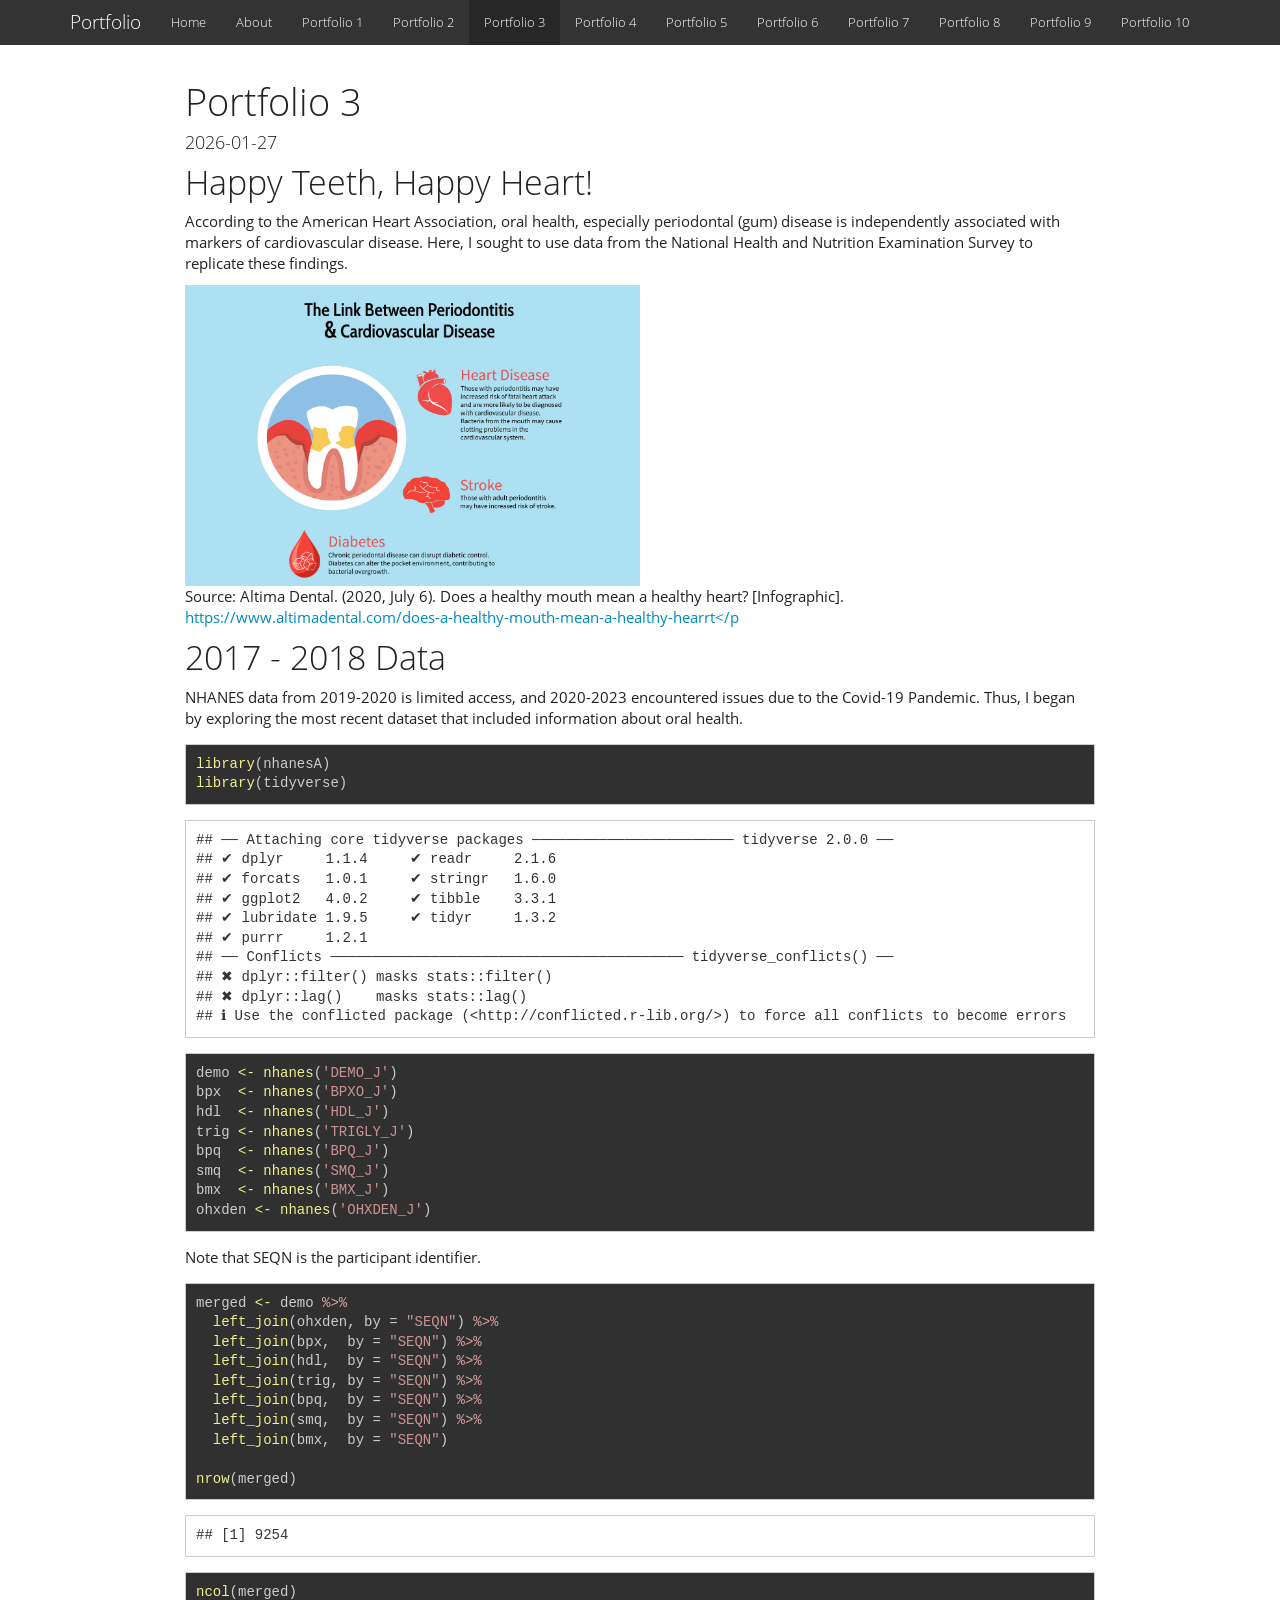
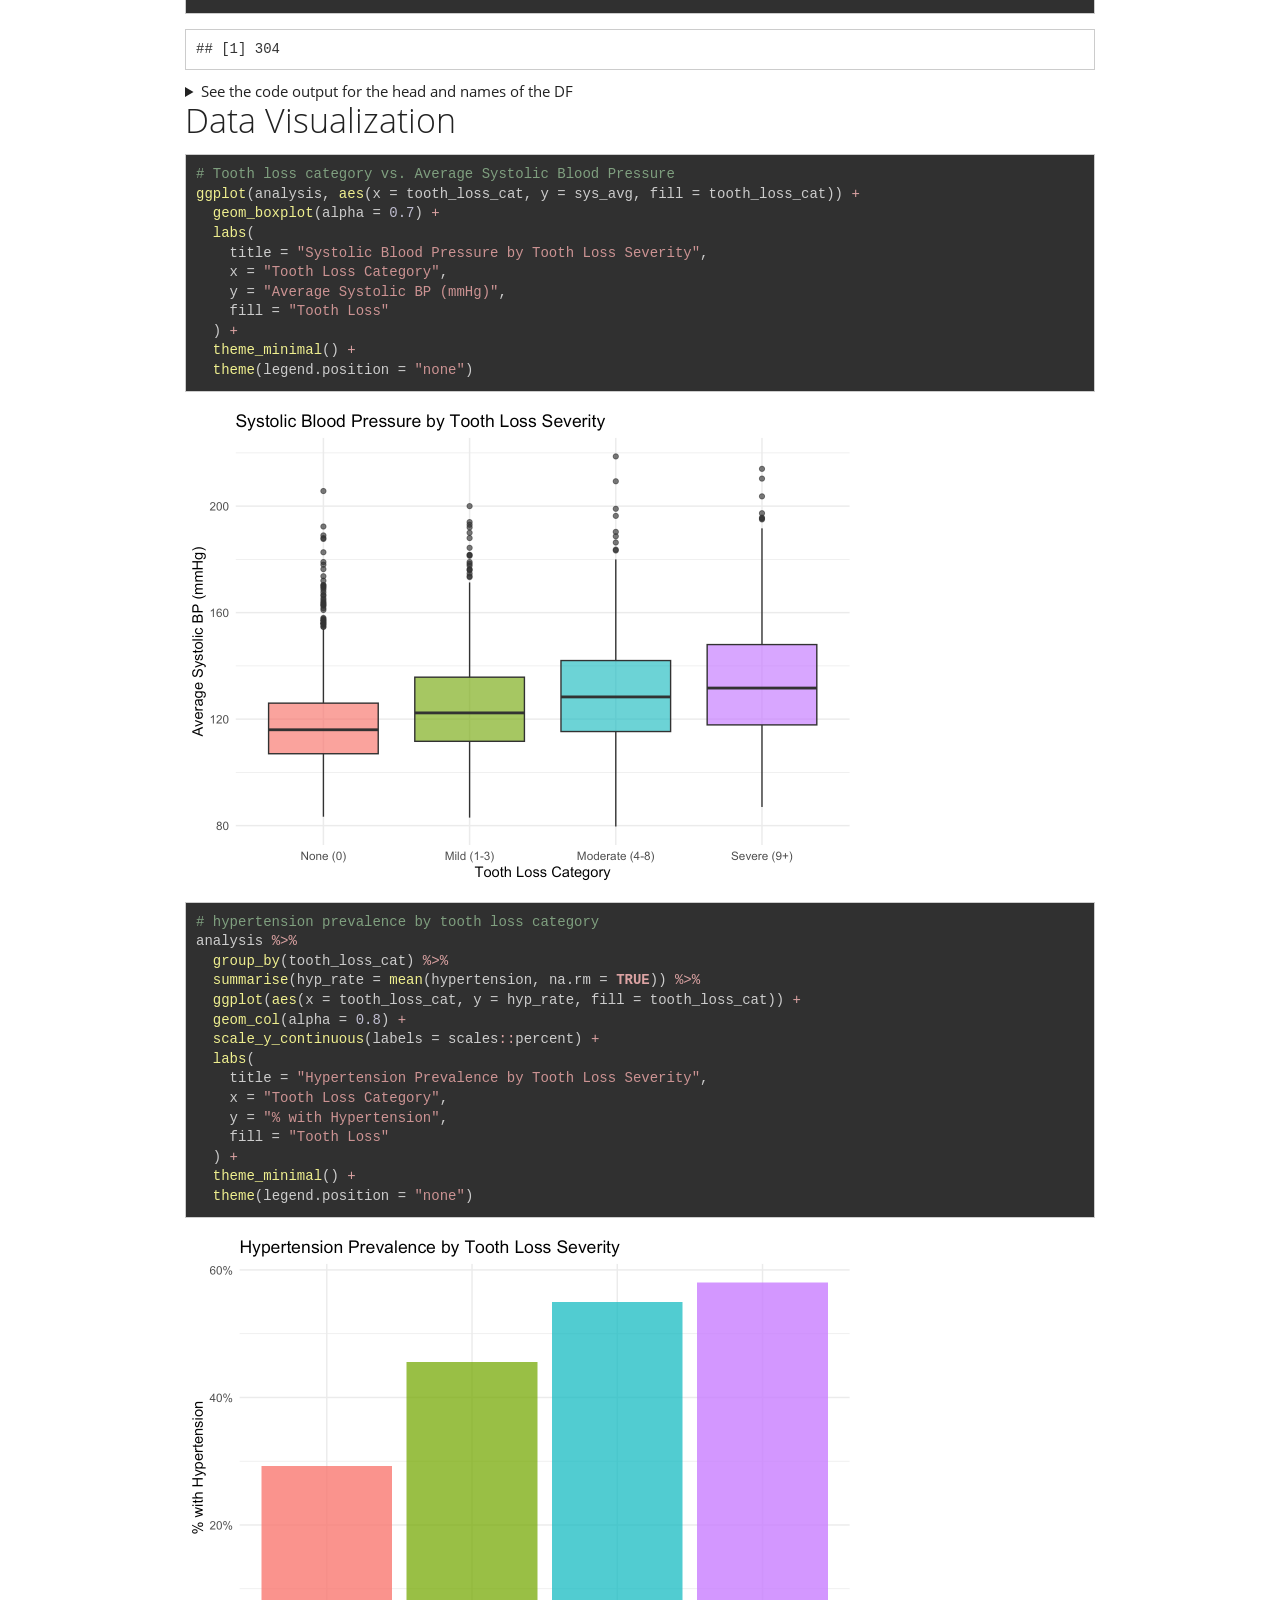
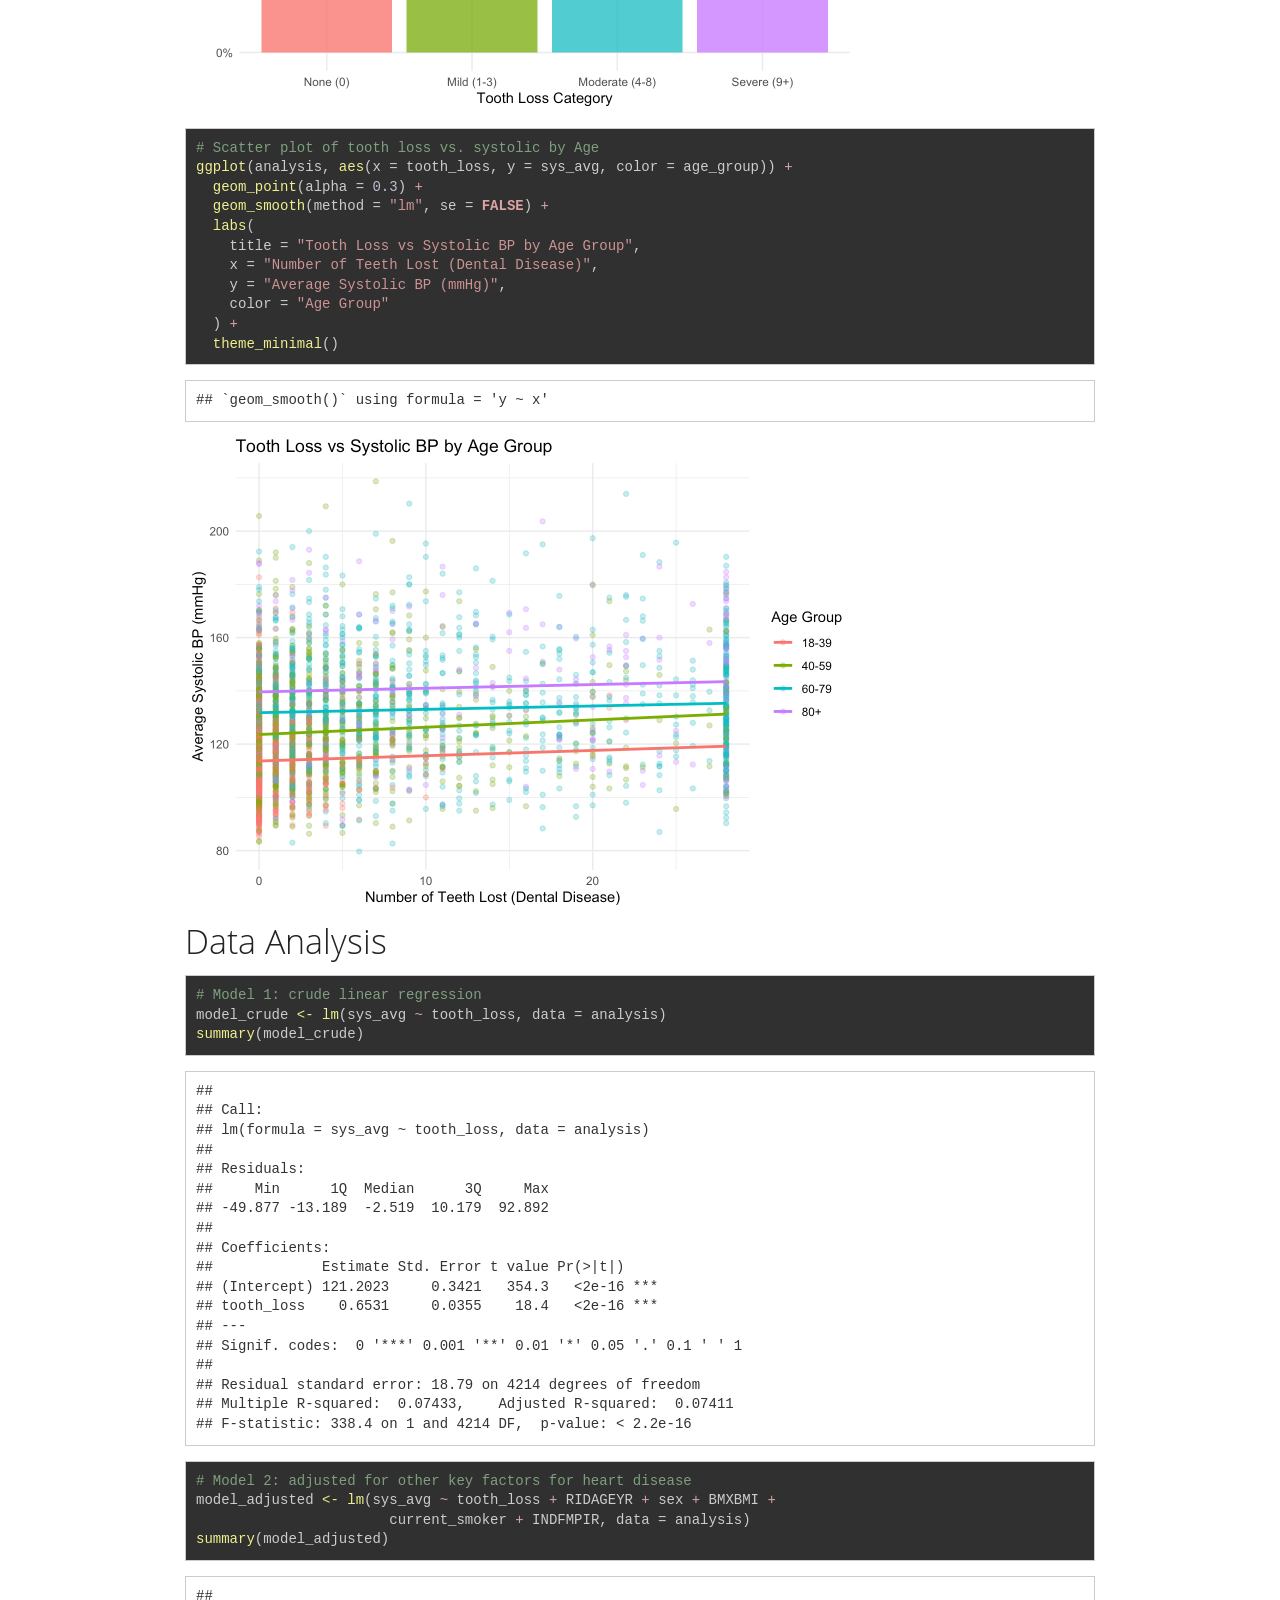
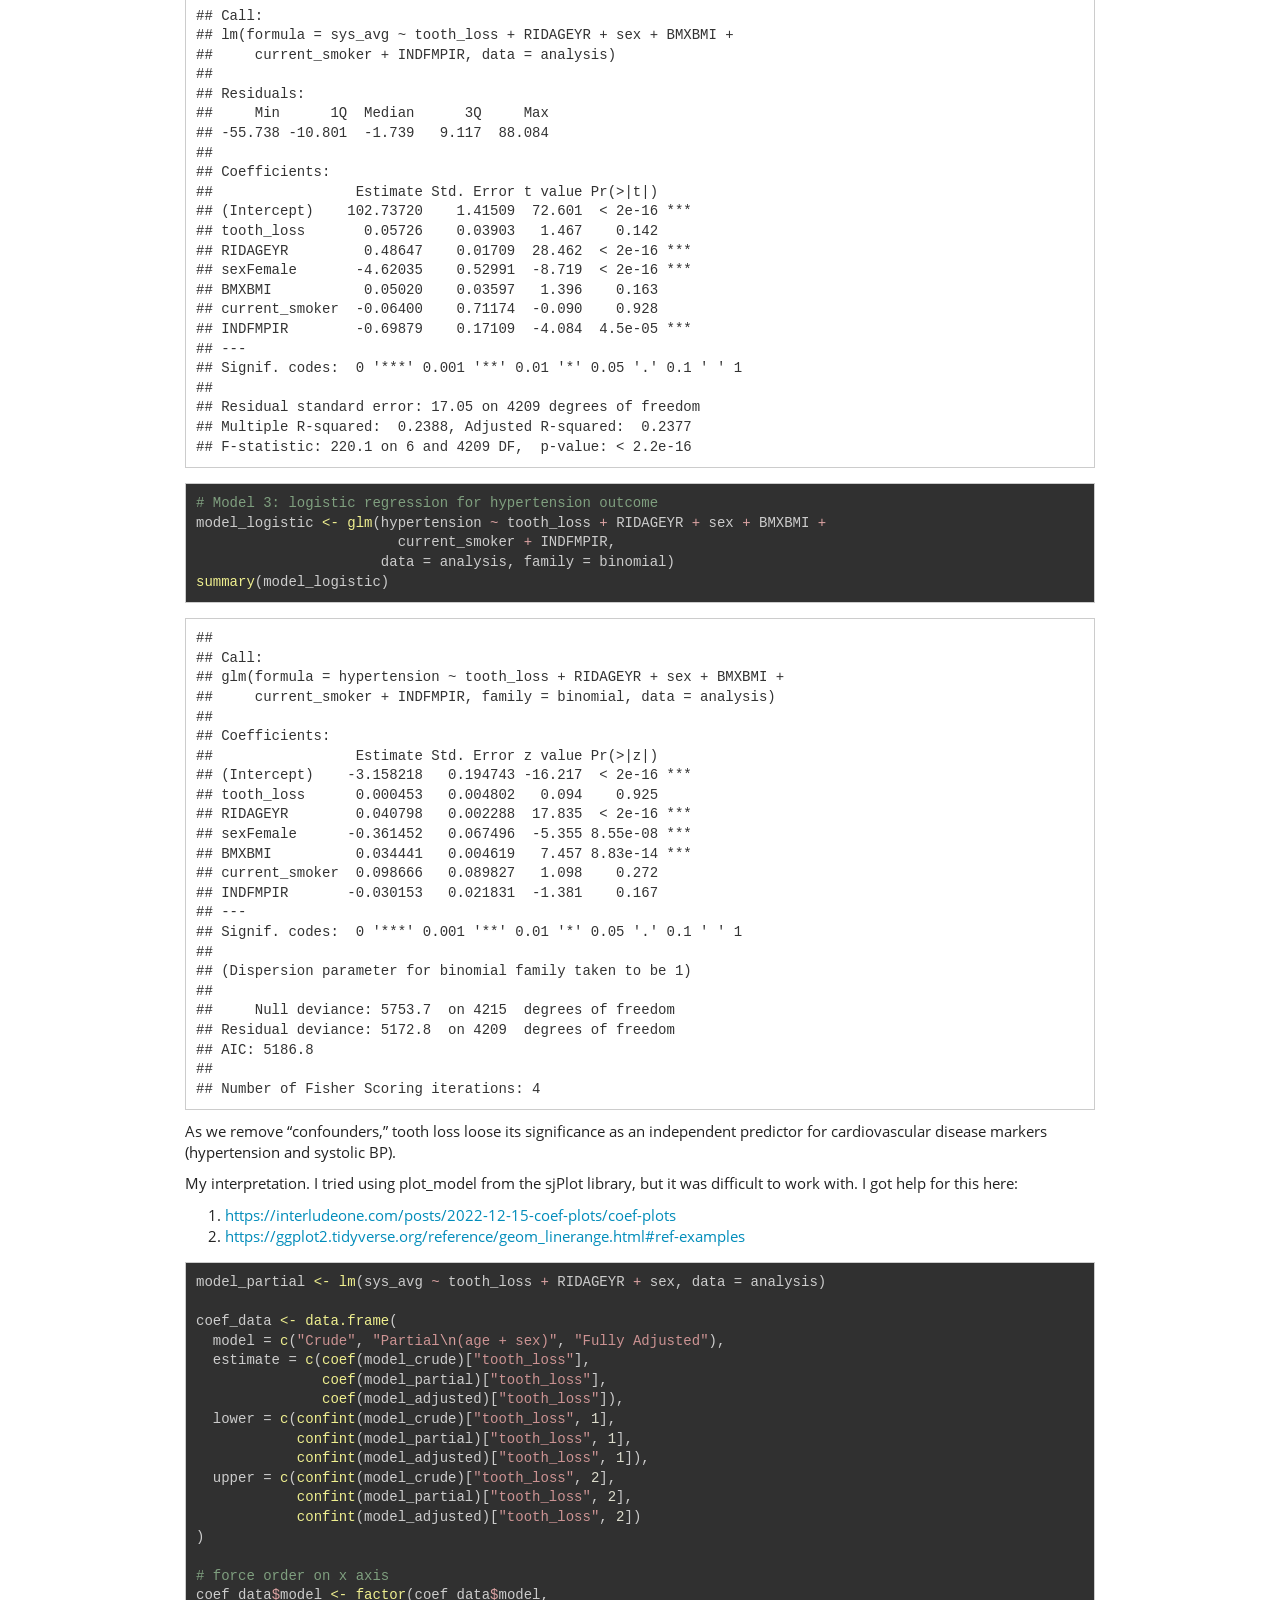
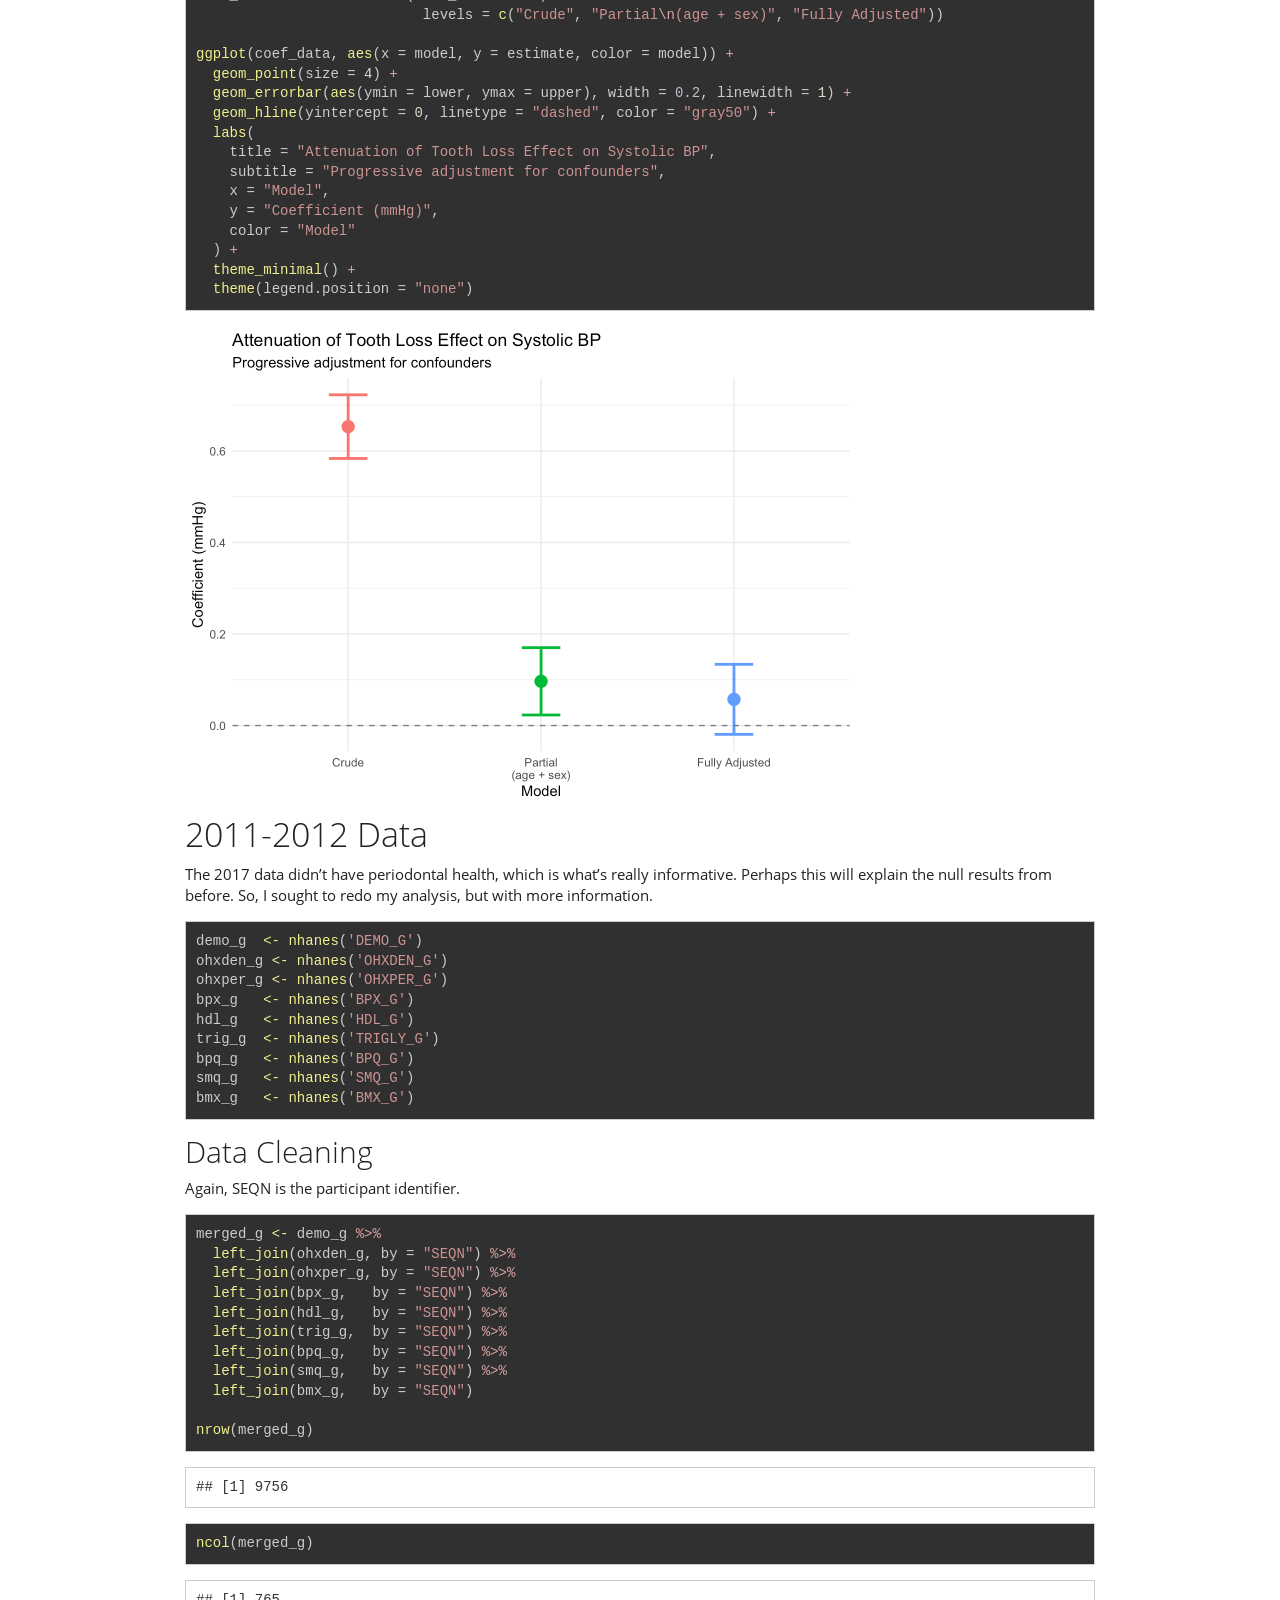
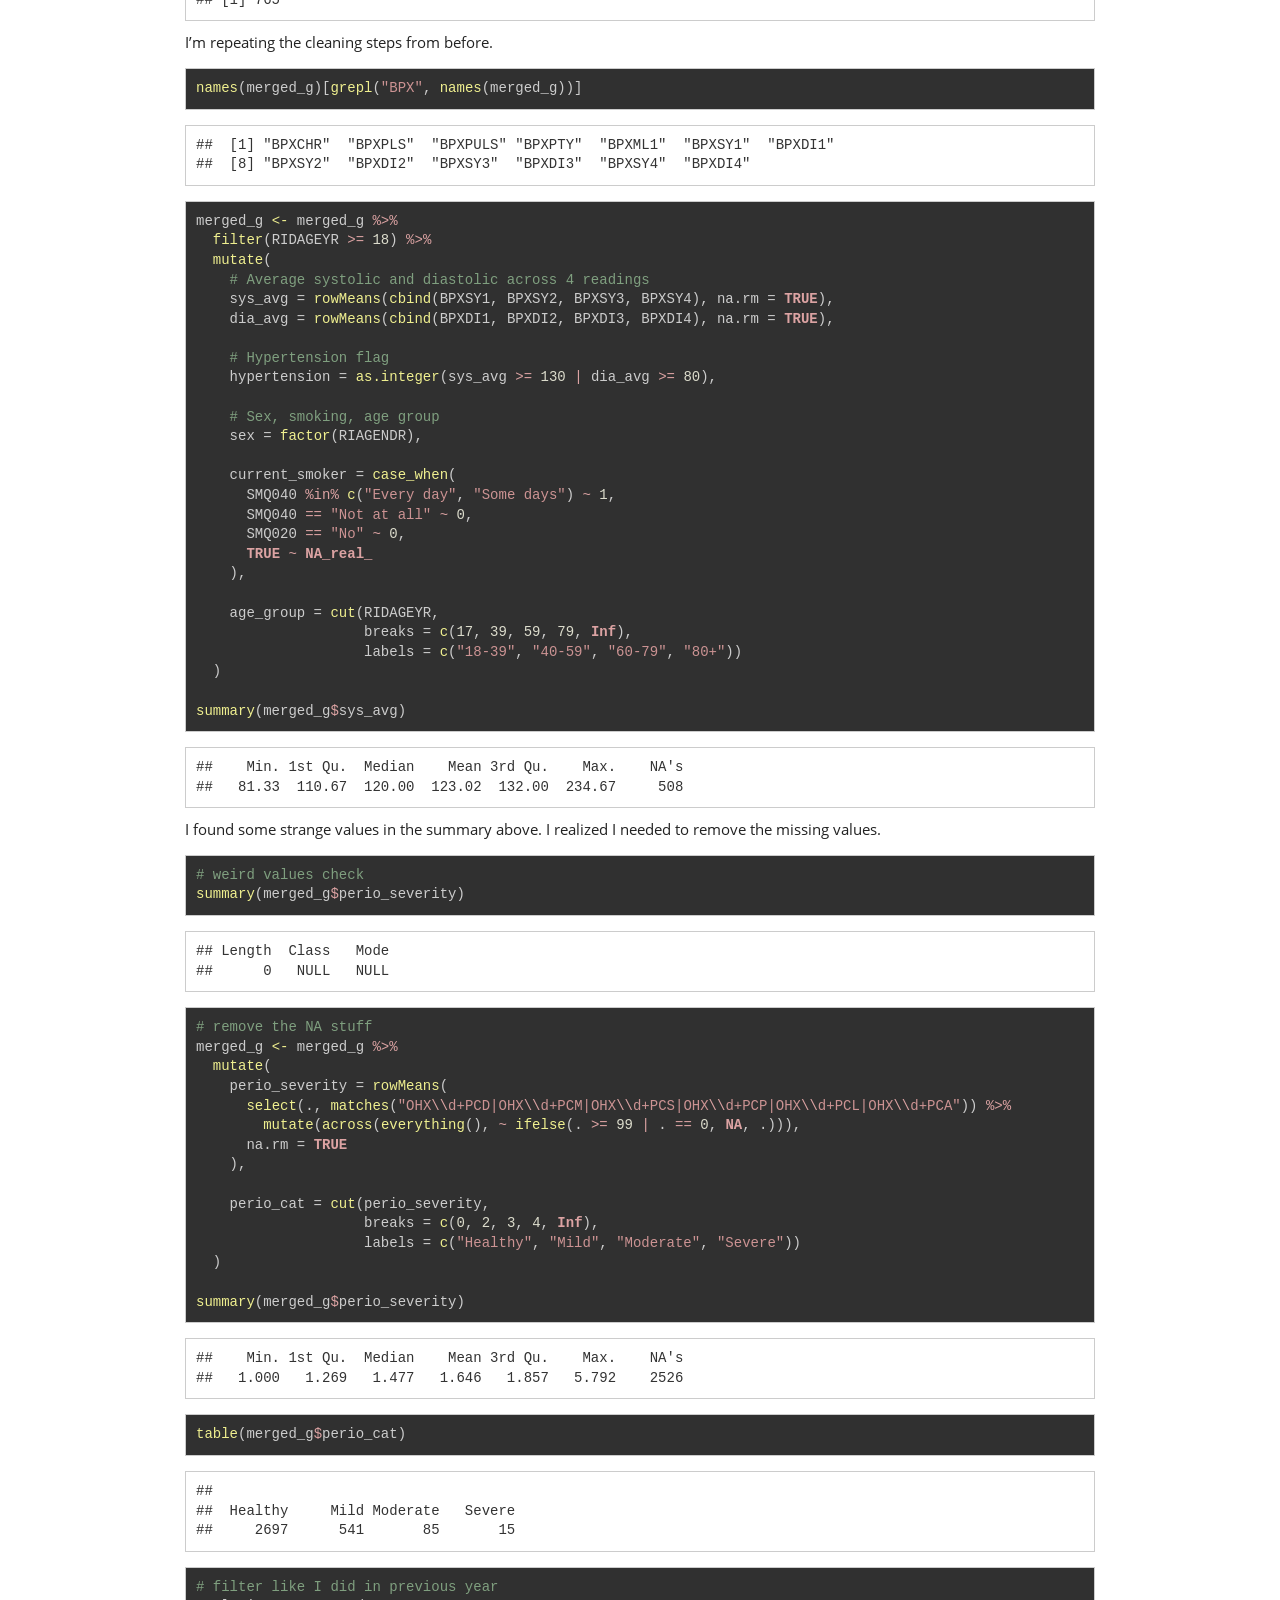
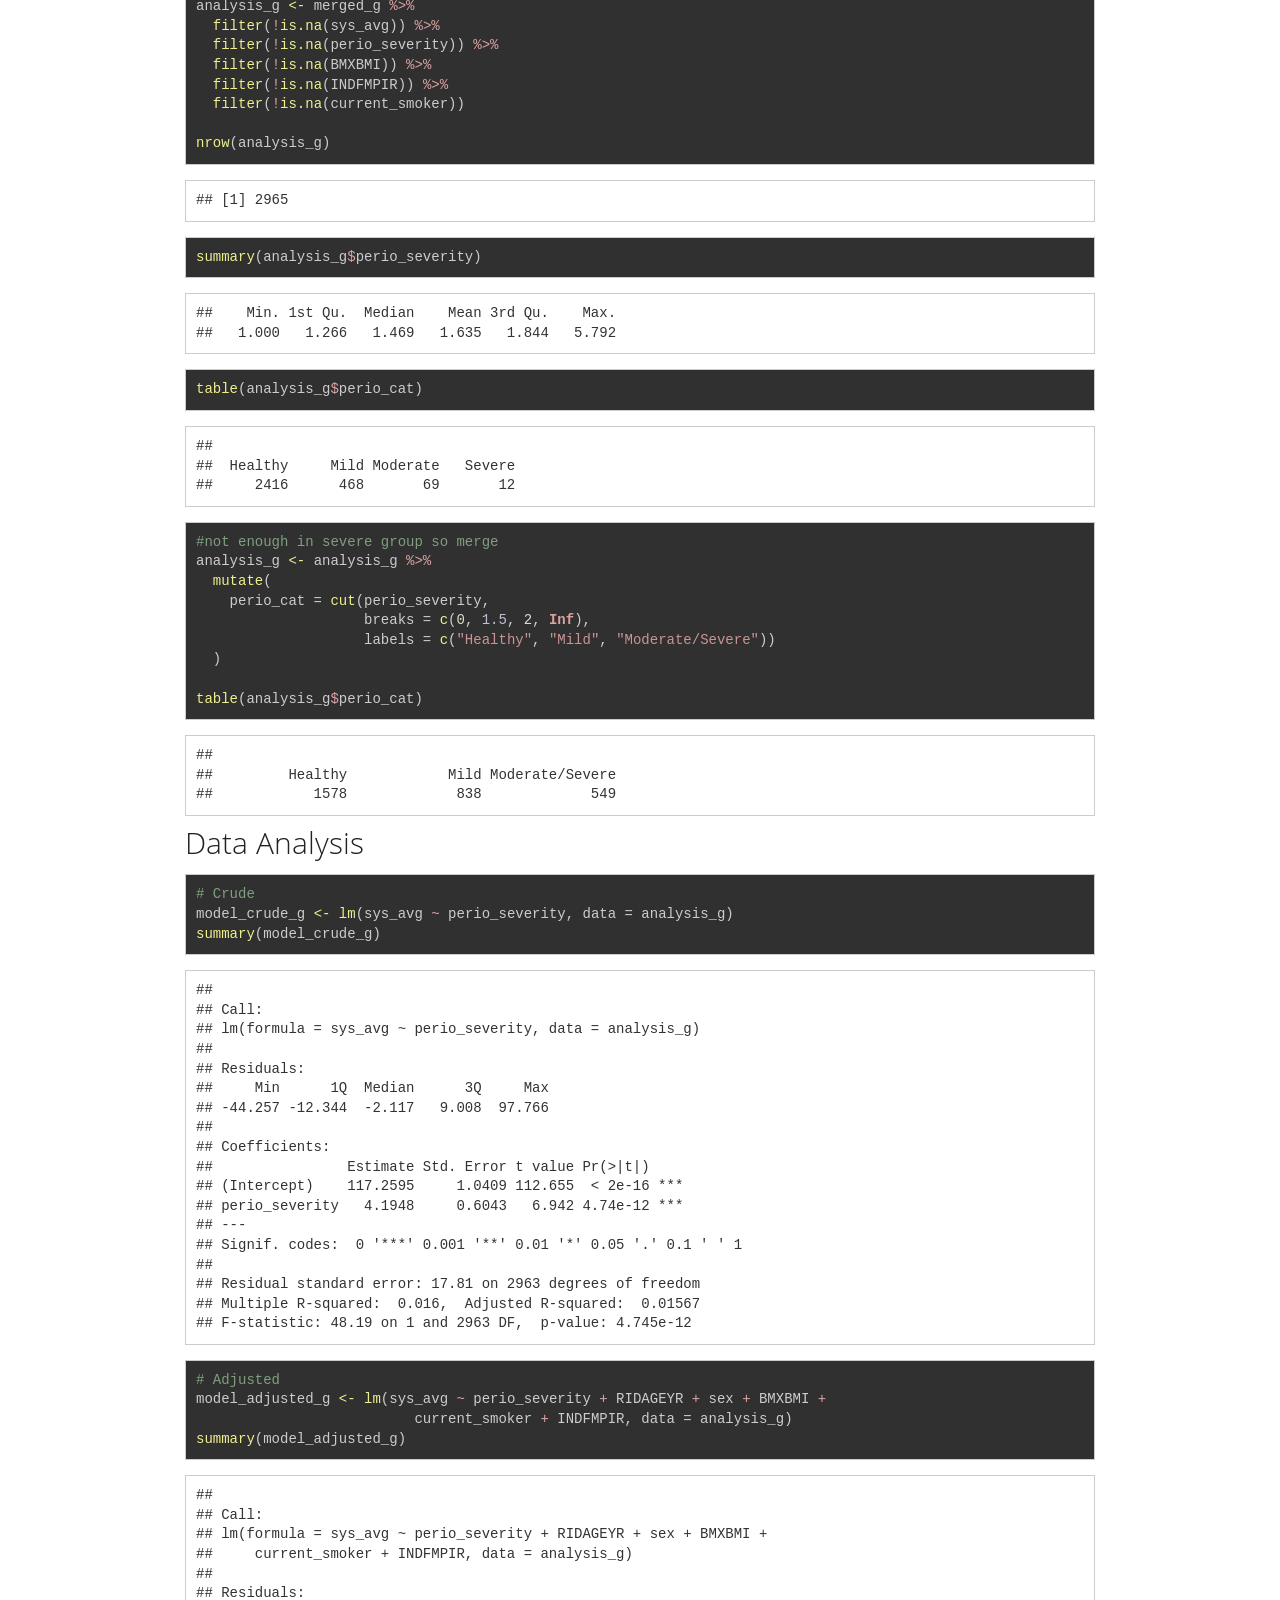
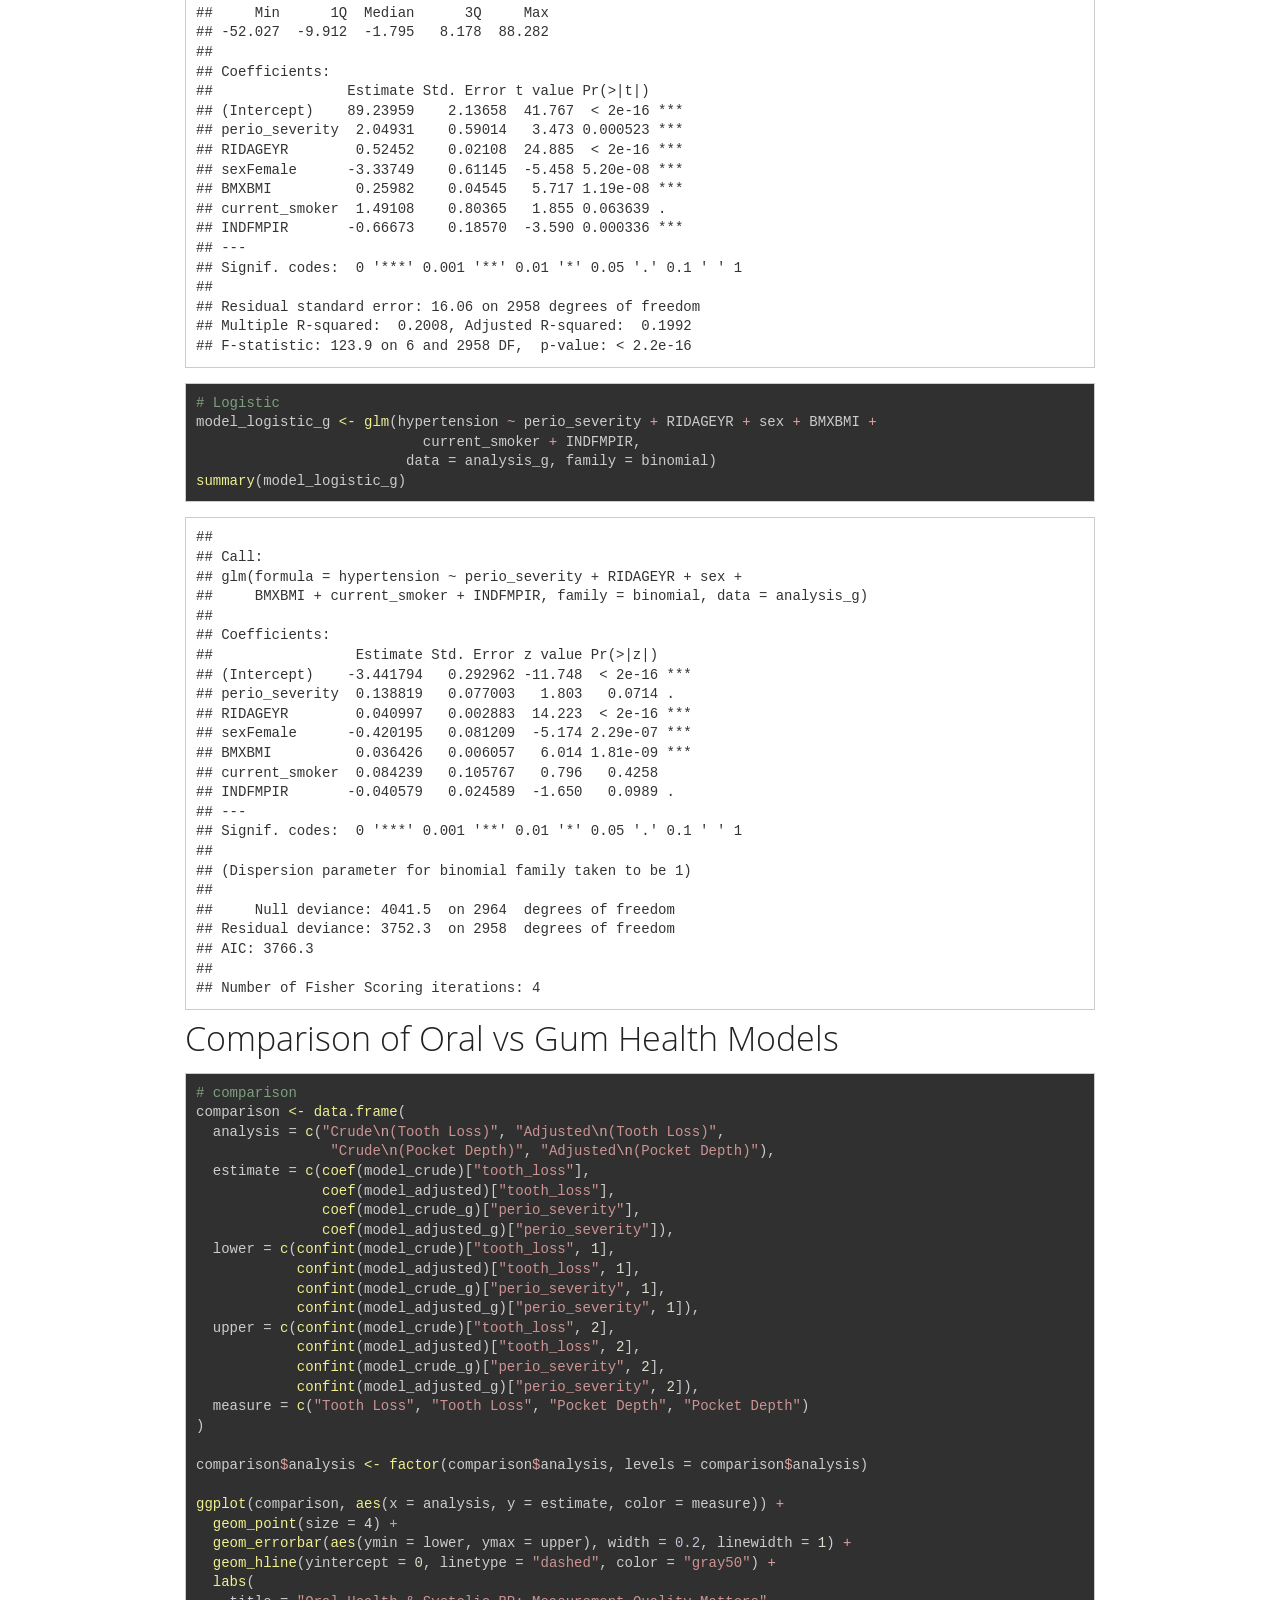
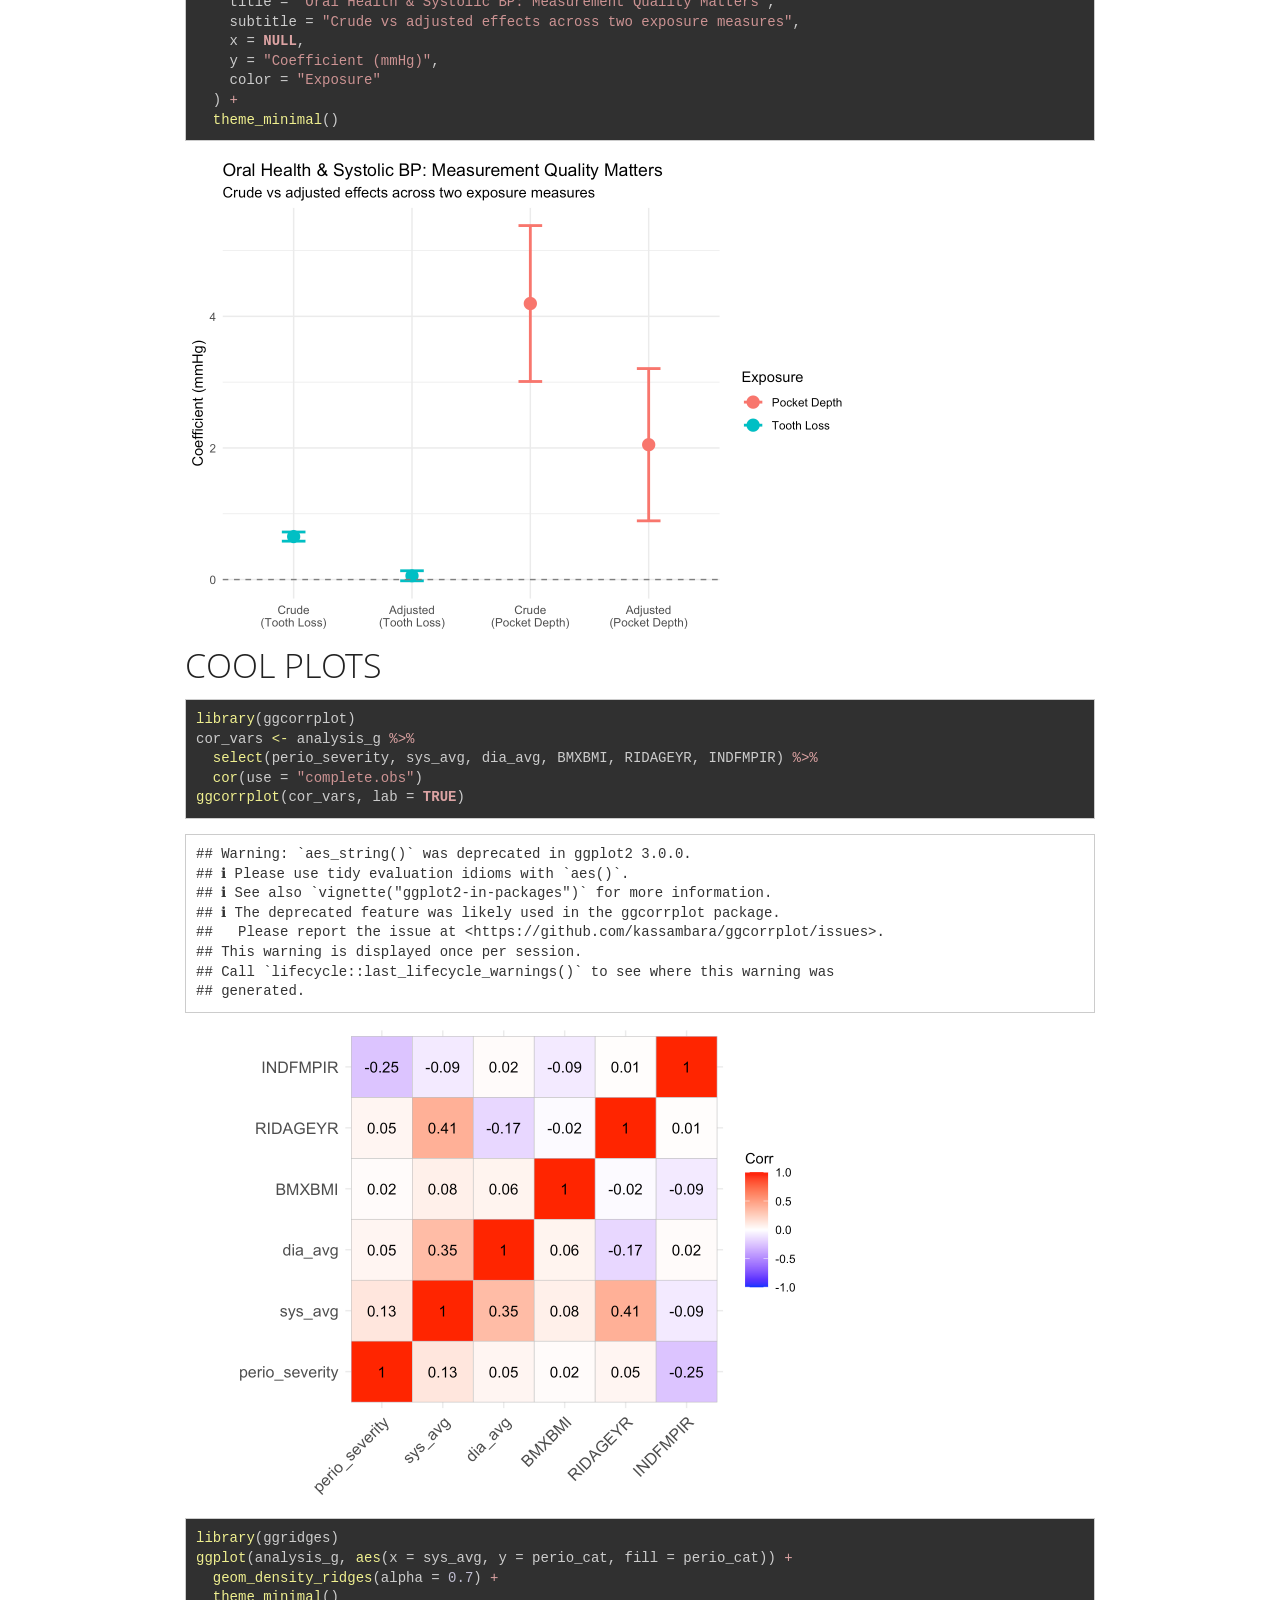
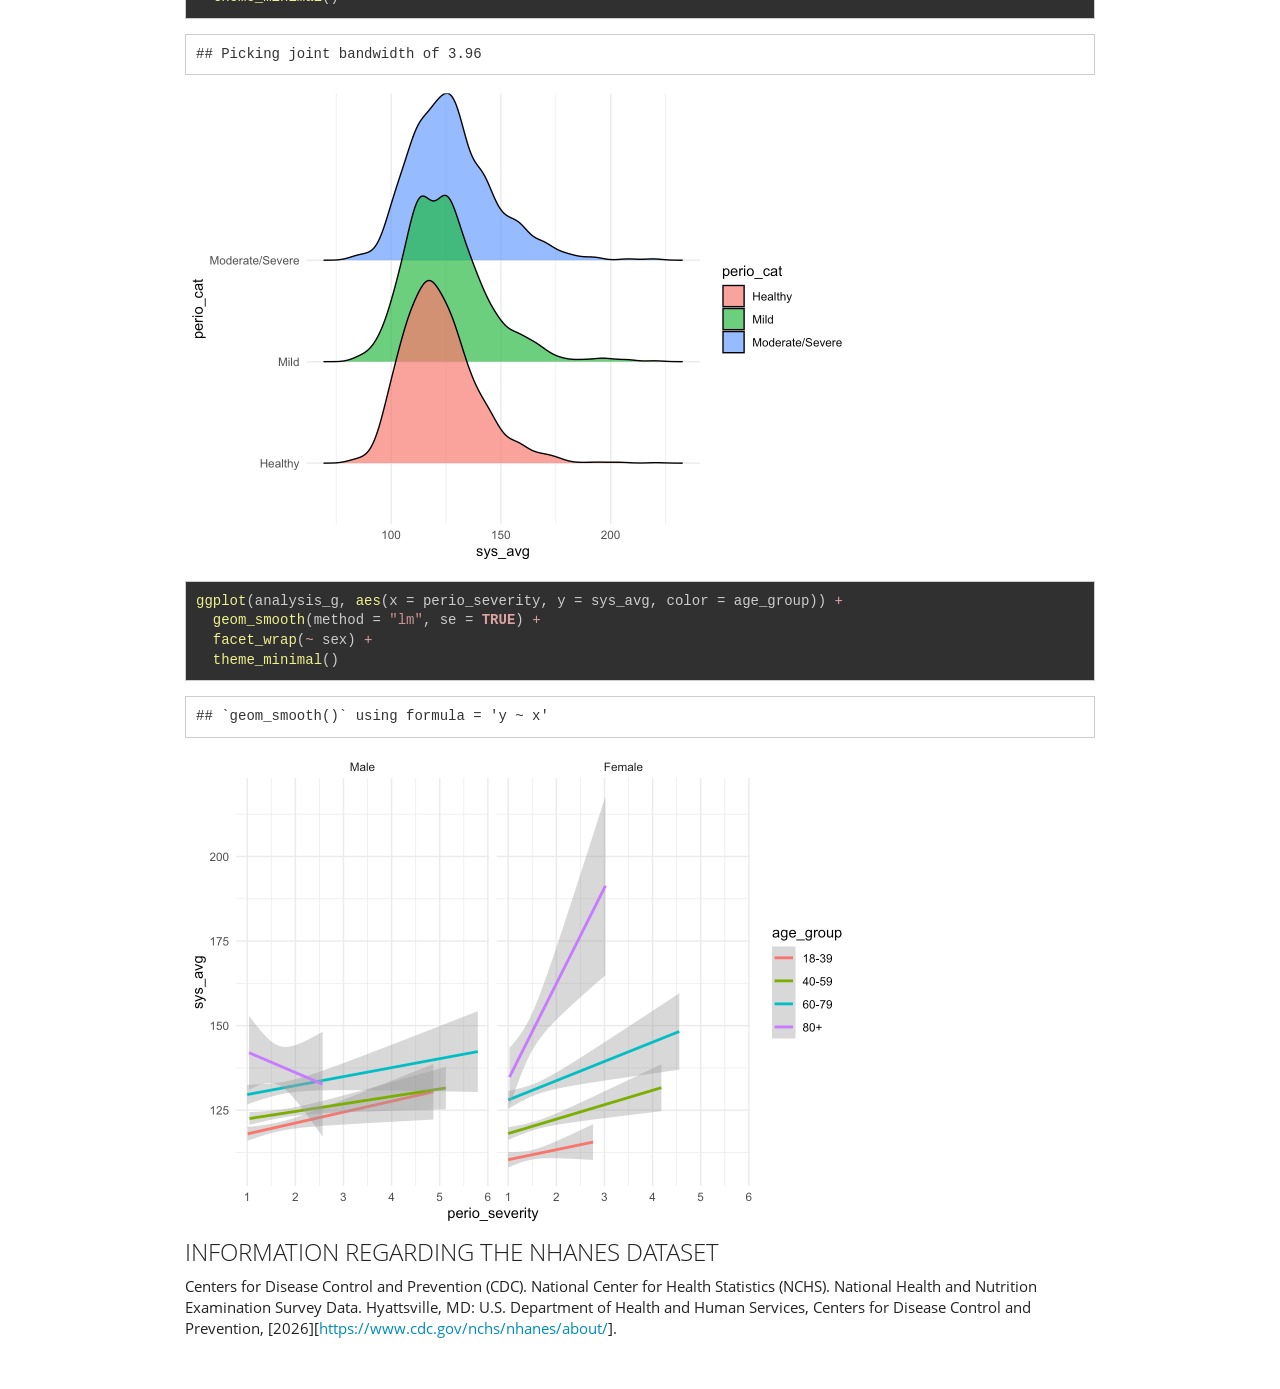
<file: docs/p03.html>
<!DOCTYPE html>

<html>

<head>

<meta charset="utf-8" />
<meta name="generator" content="pandoc" />
<meta http-equiv="X-UA-Compatible" content="IE=EDGE" />



<meta name="date" content="2026-01-27" />

<title>Portfolio 3</title>

<script src="site_libs/header-attrs-2.30/header-attrs.js"></script>
<script src="site_libs/jquery-3.6.0/jquery-3.6.0.min.js"></script>
<meta name="viewport" content="width=device-width, initial-scale=1" />
<link href="site_libs/bootstrap-3.3.5/css/yeti.min.css" rel="stylesheet" />
<script src="site_libs/bootstrap-3.3.5/js/bootstrap.min.js"></script>
<script src="site_libs/bootstrap-3.3.5/shim/html5shiv.min.js"></script>
<script src="site_libs/bootstrap-3.3.5/shim/respond.min.js"></script>
<style>h1 {font-size: 34px;}
       h1.title {font-size: 38px;}
       h2 {font-size: 30px;}
       h3 {font-size: 24px;}
       h4 {font-size: 18px;}
       h5 {font-size: 16px;}
       h6 {font-size: 12px;}
       code {color: inherit; background-color: rgba(0, 0, 0, 0.04);}
       pre:not([class]) { background-color: white }</style>
<script src="site_libs/navigation-1.1/tabsets.js"></script>

<style type="text/css">
  code{white-space: pre-wrap;}
  span.smallcaps{font-variant: small-caps;}
  span.underline{text-decoration: underline;}
  div.column{display: inline-block; vertical-align: top; width: 50%;}
  div.hanging-indent{margin-left: 1.5em; text-indent: -1.5em;}
  ul.task-list{list-style: none;}
    </style>



<style type="text/css">
  code {
    white-space: pre;
  }
  .sourceCode {
    overflow: visible;
  }
</style>
<style type="text/css" data-origin="pandoc">
html { -webkit-text-size-adjust: 100%; }
pre > code.sourceCode { white-space: pre; position: relative; }
pre > code.sourceCode > span { display: inline-block; line-height: 1.25; }
pre > code.sourceCode > span:empty { height: 1.2em; }
.sourceCode { overflow: visible; }
code.sourceCode > span { color: inherit; text-decoration: inherit; }
div.sourceCode { margin: 1em 0; }
pre.sourceCode { margin: 0; }
@media screen {
div.sourceCode { overflow: auto; }
}
@media print {
pre > code.sourceCode { white-space: pre-wrap; }
pre > code.sourceCode > span { text-indent: -5em; padding-left: 5em; }
}
pre.numberSource code
  { counter-reset: source-line 0; }
pre.numberSource code > span
  { position: relative; left: -4em; counter-increment: source-line; }
pre.numberSource code > span > a:first-child::before
  { content: counter(source-line);
    position: relative; left: -1em; text-align: right; vertical-align: baseline;
    border: none; display: inline-block;
    -webkit-touch-callout: none; -webkit-user-select: none;
    -khtml-user-select: none; -moz-user-select: none;
    -ms-user-select: none; user-select: none;
    padding: 0 4px; width: 4em;
  }
pre.numberSource { margin-left: 3em;  padding-left: 4px; }
div.sourceCode
  { color: #cccccc; background-color: #303030; }
@media screen {
pre > code.sourceCode > span > a:first-child::before { text-decoration: underline; }
}
code span.al { color: #ffcfaf; } /* Alert */
code span.an { color: #7f9f7f; font-weight: bold; } /* Annotation */
code span.at { } /* Attribute */
code span.bn { color: #dca3a3; } /* BaseN */
code span.bu { } /* BuiltIn */
code span.cf { color: #f0dfaf; } /* ControlFlow */
code span.ch { color: #dca3a3; } /* Char */
code span.cn { color: #dca3a3; font-weight: bold; } /* Constant */
code span.co { color: #7f9f7f; } /* Comment */
code span.cv { color: #7f9f7f; font-weight: bold; } /* CommentVar */
code span.do { color: #7f9f7f; } /* Documentation */
code span.dt { color: #dfdfbf; } /* DataType */
code span.dv { color: #dcdccc; } /* DecVal */
code span.er { color: #c3bf9f; } /* Error */
code span.ex { } /* Extension */
code span.fl { color: #c0bed1; } /* Float */
code span.fu { color: #efef8f; } /* Function */
code span.im { } /* Import */
code span.in { color: #7f9f7f; font-weight: bold; } /* Information */
code span.kw { color: #f0dfaf; } /* Keyword */
code span.op { color: #f0efd0; } /* Operator */
code span.ot { color: #efef8f; } /* Other */
code span.pp { color: #ffcfaf; font-weight: bold; } /* Preprocessor */
code span.sc { color: #dca3a3; } /* SpecialChar */
code span.ss { color: #cc9393; } /* SpecialString */
code span.st { color: #cc9393; } /* String */
code span.va { } /* Variable */
code span.vs { color: #cc9393; } /* VerbatimString */
code span.wa { color: #7f9f7f; font-weight: bold; } /* Warning */

</style>
<script>
// apply pandoc div.sourceCode style to pre.sourceCode instead
(function() {
  var sheets = document.styleSheets;
  for (var i = 0; i < sheets.length; i++) {
    if (sheets[i].ownerNode.dataset["origin"] !== "pandoc") continue;
    try { var rules = sheets[i].cssRules; } catch (e) { continue; }
    var j = 0;
    while (j < rules.length) {
      var rule = rules[j];
      // check if there is a div.sourceCode rule
      if (rule.type !== rule.STYLE_RULE || rule.selectorText !== "div.sourceCode") {
        j++;
        continue;
      }
      var style = rule.style.cssText;
      // check if color or background-color is set
      if (rule.style.color === '' && rule.style.backgroundColor === '') {
        j++;
        continue;
      }
      // replace div.sourceCode by a pre.sourceCode rule
      sheets[i].deleteRule(j);
      sheets[i].insertRule('pre.sourceCode{' + style + '}', j);
    }
  }
})();
</script>







<style type = "text/css">
.main-container {
  max-width: 940px;
  margin-left: auto;
  margin-right: auto;
}
img {
  max-width:100%;
}
.tabbed-pane {
  padding-top: 12px;
}
.html-widget {
  margin-bottom: 20px;
}
button.code-folding-btn:focus {
  outline: none;
}
summary {
  display: list-item;
}
details > summary > p:only-child {
  display: inline;
}
pre code {
  padding: 0;
}
</style>


<style type="text/css">
.dropdown-submenu {
  position: relative;
}
.dropdown-submenu>.dropdown-menu {
  top: 0;
  left: 100%;
  margin-top: -6px;
  margin-left: -1px;
  border-radius: 0 6px 6px 6px;
}
.dropdown-submenu:hover>.dropdown-menu {
  display: block;
}
.dropdown-submenu>a:after {
  display: block;
  content: " ";
  float: right;
  width: 0;
  height: 0;
  border-color: transparent;
  border-style: solid;
  border-width: 5px 0 5px 5px;
  border-left-color: #cccccc;
  margin-top: 5px;
  margin-right: -10px;
}
.dropdown-submenu:hover>a:after {
  border-left-color: #adb5bd;
}
.dropdown-submenu.pull-left {
  float: none;
}
.dropdown-submenu.pull-left>.dropdown-menu {
  left: -100%;
  margin-left: 10px;
  border-radius: 6px 0 6px 6px;
}
</style>

<script type="text/javascript">
// manage active state of menu based on current page
$(document).ready(function () {
  // active menu anchor
  href = window.location.pathname
  href = href.substr(href.lastIndexOf('/') + 1)
  if (href === "")
    href = "index.html";
  var menuAnchor = $('a[href="' + href + '"]');

  // mark the anchor link active (and if it's in a dropdown, also mark that active)
  var dropdown = menuAnchor.closest('li.dropdown');
  if (window.bootstrap) { // Bootstrap 4+
    menuAnchor.addClass('active');
    dropdown.find('> .dropdown-toggle').addClass('active');
  } else { // Bootstrap 3
    menuAnchor.parent().addClass('active');
    dropdown.addClass('active');
  }

  // Navbar adjustments
  var navHeight = $(".navbar").first().height() + 15;
  var style = document.createElement('style');
  var pt = "padding-top: " + navHeight + "px; ";
  var mt = "margin-top: -" + navHeight + "px; ";
  var css = "";
  // offset scroll position for anchor links (for fixed navbar)
  for (var i = 1; i <= 6; i++) {
    css += ".section h" + i + "{ " + pt + mt + "}\n";
  }
  style.innerHTML = "body {" + pt + "padding-bottom: 40px; }\n" + css;
  document.head.appendChild(style);
});
</script>

<!-- tabsets -->

<style type="text/css">
.tabset-dropdown > .nav-tabs {
  display: inline-table;
  max-height: 500px;
  min-height: 44px;
  overflow-y: auto;
  border: 1px solid #ddd;
  border-radius: 4px;
}

.tabset-dropdown > .nav-tabs > li.active:before, .tabset-dropdown > .nav-tabs.nav-tabs-open:before {
  content: "\e259";
  font-family: 'Glyphicons Halflings';
  display: inline-block;
  padding: 10px;
  border-right: 1px solid #ddd;
}

.tabset-dropdown > .nav-tabs.nav-tabs-open > li.active:before {
  content: "\e258";
  font-family: 'Glyphicons Halflings';
  border: none;
}

.tabset-dropdown > .nav-tabs > li.active {
  display: block;
}

.tabset-dropdown > .nav-tabs > li > a,
.tabset-dropdown > .nav-tabs > li > a:focus,
.tabset-dropdown > .nav-tabs > li > a:hover {
  border: none;
  display: inline-block;
  border-radius: 4px;
  background-color: transparent;
}

.tabset-dropdown > .nav-tabs.nav-tabs-open > li {
  display: block;
  float: none;
}

.tabset-dropdown > .nav-tabs > li {
  display: none;
}
</style>

<!-- code folding -->




</head>

<body>


<div class="container-fluid main-container">




<div class="navbar navbar-default  navbar-fixed-top" role="navigation">
  <div class="container">
    <div class="navbar-header">
      <button type="button" class="navbar-toggle collapsed" data-toggle="collapse" data-bs-toggle="collapse" data-target="#navbar" data-bs-target="#navbar">
        <span class="icon-bar"></span>
        <span class="icon-bar"></span>
        <span class="icon-bar"></span>
      </button>
      <a class="navbar-brand" href="index.html">Portfolio</a>
    </div>
    <div id="navbar" class="navbar-collapse collapse">
      <ul class="nav navbar-nav">
        <li>
  <a href="index.html">Home</a>
</li>
<li>
  <a href="about.html">About</a>
</li>
<li>
  <a href="p01.html">Portfolio 1</a>
</li>
<li>
  <a href="p02.html">Portfolio 2</a>
</li>
<li>
  <a href="p03.html">Portfolio 3</a>
</li>
<li>
  <a href="p04.html">Portfolio 4</a>
</li>
<li>
  <a href="p05.html">Portfolio 5</a>
</li>
<li>
  <a href="p06.html">Portfolio 6</a>
</li>
<li>
  <a href="p07.html">Portfolio 7</a>
</li>
<li>
  <a href="p08.html">Portfolio 8</a>
</li>
<li>
  <a href="p09.html">Portfolio 9</a>
</li>
<li>
  <a href="p10.html">Portfolio 10</a>
</li>
      </ul>
      <ul class="nav navbar-nav navbar-right">
        
      </ul>
    </div><!--/.nav-collapse -->
  </div><!--/.container -->
</div><!--/.navbar -->

<div id="header">



<h1 class="title toc-ignore">Portfolio 3</h1>
<h4 class="date">2026-01-27</h4>

</div>


<div id="happy-teeth-happy-heart" class="section level1">
<h1>Happy Teeth, Happy Heart!</h1>
<p>According to the American Heart Association, oral health, especially
periodontal (gum) disease is independently associated with markers of
cardiovascular disease. Here, I sought to use data from the National
Health and Nutrition Examination Survey to replicate these findings.</p>
<div class="figure">
<img src="Images/Cardiographicwide2.jpg" alt="Source: Altima Dental. (2020, July 6). Does a healthy mouth mean a healthy heart? [Infographic]. &lt;https://www.altimadental.com/does-a-healthy-mouth-mean-a-healthy-hearrt" width="50%" />
<p class="caption">
Source: Altima Dental. (2020, July 6). Does a healthy mouth mean a
healthy heart? [Infographic]. <a
href="https://www.altimadental.com/does-a-healthy-mouth-mean-a-healthy-hearrt%3C/p"
class="uri">https://www.altimadental.com/does-a-healthy-mouth-mean-a-healthy-hearrt&lt;/p</a>
</div>
<div id="data" class="section level1">
<h1>2017 - 2018 Data</h1>
<p>NHANES data from 2019-2020 is limited access, and 2020-2023
encountered issues due to the Covid-19 Pandemic. Thus, I began by
exploring the most recent dataset that included information about oral
health.</p>
<div class="sourceCode" id="cb1"><pre class="sourceCode r"><code class="sourceCode r"><span id="cb1-1"><a href="#cb1-1" tabindex="-1"></a><span class="fu">library</span>(nhanesA)</span>
<span id="cb1-2"><a href="#cb1-2" tabindex="-1"></a><span class="fu">library</span>(tidyverse)</span></code></pre></div>
<pre><code>## ── Attaching core tidyverse packages ──────────────────────── tidyverse 2.0.0 ──
## ✔ dplyr     1.1.4     ✔ readr     2.1.6
## ✔ forcats   1.0.1     ✔ stringr   1.6.0
## ✔ ggplot2   4.0.2     ✔ tibble    3.3.1
## ✔ lubridate 1.9.5     ✔ tidyr     1.3.2
## ✔ purrr     1.2.1     
## ── Conflicts ────────────────────────────────────────── tidyverse_conflicts() ──
## ✖ dplyr::filter() masks stats::filter()
## ✖ dplyr::lag()    masks stats::lag()
## ℹ Use the conflicted package (&lt;http://conflicted.r-lib.org/&gt;) to force all conflicts to become errors</code></pre>
<div class="sourceCode" id="cb3"><pre class="sourceCode r"><code class="sourceCode r"><span id="cb3-1"><a href="#cb3-1" tabindex="-1"></a>demo <span class="ot">&lt;-</span> <span class="fu">nhanes</span>(<span class="st">&#39;DEMO_J&#39;</span>)</span>
<span id="cb3-2"><a href="#cb3-2" tabindex="-1"></a>bpx  <span class="ot">&lt;-</span> <span class="fu">nhanes</span>(<span class="st">&#39;BPXO_J&#39;</span>)</span>
<span id="cb3-3"><a href="#cb3-3" tabindex="-1"></a>hdl  <span class="ot">&lt;-</span> <span class="fu">nhanes</span>(<span class="st">&#39;HDL_J&#39;</span>)</span>
<span id="cb3-4"><a href="#cb3-4" tabindex="-1"></a>trig <span class="ot">&lt;-</span> <span class="fu">nhanes</span>(<span class="st">&#39;TRIGLY_J&#39;</span>)</span>
<span id="cb3-5"><a href="#cb3-5" tabindex="-1"></a>bpq  <span class="ot">&lt;-</span> <span class="fu">nhanes</span>(<span class="st">&#39;BPQ_J&#39;</span>)</span>
<span id="cb3-6"><a href="#cb3-6" tabindex="-1"></a>smq  <span class="ot">&lt;-</span> <span class="fu">nhanes</span>(<span class="st">&#39;SMQ_J&#39;</span>)</span>
<span id="cb3-7"><a href="#cb3-7" tabindex="-1"></a>bmx  <span class="ot">&lt;-</span> <span class="fu">nhanes</span>(<span class="st">&#39;BMX_J&#39;</span>)</span>
<span id="cb3-8"><a href="#cb3-8" tabindex="-1"></a>ohxden <span class="ot">&lt;-</span> <span class="fu">nhanes</span>(<span class="st">&#39;OHXDEN_J&#39;</span>)</span></code></pre></div>
<p>Note that SEQN is the participant identifier.</p>
<div class="sourceCode" id="cb4"><pre class="sourceCode r"><code class="sourceCode r"><span id="cb4-1"><a href="#cb4-1" tabindex="-1"></a>merged <span class="ot">&lt;-</span> demo <span class="sc">%&gt;%</span></span>
<span id="cb4-2"><a href="#cb4-2" tabindex="-1"></a>  <span class="fu">left_join</span>(ohxden, <span class="at">by =</span> <span class="st">&quot;SEQN&quot;</span>) <span class="sc">%&gt;%</span></span>
<span id="cb4-3"><a href="#cb4-3" tabindex="-1"></a>  <span class="fu">left_join</span>(bpx,  <span class="at">by =</span> <span class="st">&quot;SEQN&quot;</span>) <span class="sc">%&gt;%</span></span>
<span id="cb4-4"><a href="#cb4-4" tabindex="-1"></a>  <span class="fu">left_join</span>(hdl,  <span class="at">by =</span> <span class="st">&quot;SEQN&quot;</span>) <span class="sc">%&gt;%</span></span>
<span id="cb4-5"><a href="#cb4-5" tabindex="-1"></a>  <span class="fu">left_join</span>(trig, <span class="at">by =</span> <span class="st">&quot;SEQN&quot;</span>) <span class="sc">%&gt;%</span></span>
<span id="cb4-6"><a href="#cb4-6" tabindex="-1"></a>  <span class="fu">left_join</span>(bpq,  <span class="at">by =</span> <span class="st">&quot;SEQN&quot;</span>) <span class="sc">%&gt;%</span></span>
<span id="cb4-7"><a href="#cb4-7" tabindex="-1"></a>  <span class="fu">left_join</span>(smq,  <span class="at">by =</span> <span class="st">&quot;SEQN&quot;</span>) <span class="sc">%&gt;%</span></span>
<span id="cb4-8"><a href="#cb4-8" tabindex="-1"></a>  <span class="fu">left_join</span>(bmx,  <span class="at">by =</span> <span class="st">&quot;SEQN&quot;</span>)</span>
<span id="cb4-9"><a href="#cb4-9" tabindex="-1"></a></span>
<span id="cb4-10"><a href="#cb4-10" tabindex="-1"></a><span class="fu">nrow</span>(merged)</span></code></pre></div>
<pre><code>## [1] 9254</code></pre>
<div class="sourceCode" id="cb6"><pre class="sourceCode r"><code class="sourceCode r"><span id="cb6-1"><a href="#cb6-1" tabindex="-1"></a><span class="fu">ncol</span>(merged)</span></code></pre></div>
<pre><code>## [1] 304</code></pre>
<details>
<summary>
See the code output for the head and names of the DF
</summary>
<div class="sourceCode" id="cb8"><pre class="sourceCode r"><code class="sourceCode r"><span id="cb8-1"><a href="#cb8-1" tabindex="-1"></a></span>
<span id="cb8-2"><a href="#cb8-2" tabindex="-1"></a><span class="st">```</span><span class="at"> r</span></span>
<span id="cb8-3"><a href="#cb8-3" tabindex="-1"></a><span class="at">head(merged)</span></span>
<span id="cb8-4"><a href="#cb8-4" tabindex="-1"></a><span class="st">```</span></span>
<span id="cb8-5"><a href="#cb8-5" tabindex="-1"></a></span>
<span id="cb8-6"><a href="#cb8-6" tabindex="-1"></a><span class="st">```</span></span>
<span id="cb8-7"><a href="#cb8-7" tabindex="-1"></a><span class="at">##    SEQN                        SDDSRVYR                          RIDSTATR</span></span>
<span id="cb8-8"><a href="#cb8-8" tabindex="-1"></a><span class="at">## 1 93703 NHANES 2017-2018 public release Both interviewed and MEC examined</span></span>
<span id="cb8-9"><a href="#cb8-9" tabindex="-1"></a><span class="at">## 2 93704 NHANES 2017-2018 public release Both interviewed and MEC examined</span></span>
<span id="cb8-10"><a href="#cb8-10" tabindex="-1"></a><span class="at">## 3 93705 NHANES 2017-2018 public release Both interviewed and MEC examined</span></span>
<span id="cb8-11"><a href="#cb8-11" tabindex="-1"></a><span class="at">## 4 93706 NHANES 2017-2018 public release Both interviewed and MEC examined</span></span>
<span id="cb8-12"><a href="#cb8-12" tabindex="-1"></a><span class="at">## 5 93707 NHANES 2017-2018 public release Both interviewed and MEC examined</span></span>
<span id="cb8-13"><a href="#cb8-13" tabindex="-1"></a><span class="at">## 6 93708 NHANES 2017-2018 public release Both interviewed and MEC examined</span></span>
<span id="cb8-14"><a href="#cb8-14" tabindex="-1"></a><span class="at">##   RIAGENDR RIDAGEYR RIDAGEMN                            RIDRETH1</span></span>
<span id="cb8-15"><a href="#cb8-15" tabindex="-1"></a><span class="at">## 1   Female        2       NA Other Race - Including Multi-Racial</span></span>
<span id="cb8-16"><a href="#cb8-16" tabindex="-1"></a><span class="at">## 2     Male        2       NA                  Non-Hispanic White</span></span>
<span id="cb8-17"><a href="#cb8-17" tabindex="-1"></a><span class="at">## 3   Female       66       NA                  Non-Hispanic Black</span></span>
<span id="cb8-18"><a href="#cb8-18" tabindex="-1"></a><span class="at">## 4     Male       18       NA Other Race - Including Multi-Racial</span></span>
<span id="cb8-19"><a href="#cb8-19" tabindex="-1"></a><span class="at">## 5     Male       13       NA Other Race - Including Multi-Racial</span></span>
<span id="cb8-20"><a href="#cb8-20" tabindex="-1"></a><span class="at">## 6   Female       66       NA Other Race - Including Multi-Racial</span></span>
<span id="cb8-21"><a href="#cb8-21" tabindex="-1"></a><span class="at">##                              RIDRETH3                    RIDEXMON RIDEXAGM</span></span>
<span id="cb8-22"><a href="#cb8-22" tabindex="-1"></a><span class="at">## 1                  Non-Hispanic Asian    May 1 through October 31       27</span></span>
<span id="cb8-23"><a href="#cb8-23" tabindex="-1"></a><span class="at">## 2                  Non-Hispanic White November 1 through April 30       33</span></span>
<span id="cb8-24"><a href="#cb8-24" tabindex="-1"></a><span class="at">## 3                  Non-Hispanic Black    May 1 through October 31       NA</span></span>
<span id="cb8-25"><a href="#cb8-25" tabindex="-1"></a><span class="at">## 4                  Non-Hispanic Asian    May 1 through October 31      222</span></span>
<span id="cb8-26"><a href="#cb8-26" tabindex="-1"></a><span class="at">## 5 Other Race - Including Multi-Racial    May 1 through October 31      158</span></span>
<span id="cb8-27"><a href="#cb8-27" tabindex="-1"></a><span class="at">## 6                  Non-Hispanic Asian    May 1 through October 31       NA</span></span>
<span id="cb8-28"><a href="#cb8-28" tabindex="-1"></a><span class="at">##   DMQMILIZ DMQADFC                               DMDBORN4</span></span>
<span id="cb8-29"><a href="#cb8-29" tabindex="-1"></a><span class="at">## 1     &lt;NA&gt;    &lt;NA&gt; Born in 50 US states or Washington, DC</span></span>
<span id="cb8-30"><a href="#cb8-30" tabindex="-1"></a><span class="at">## 2     &lt;NA&gt;    &lt;NA&gt; Born in 50 US states or Washington, DC</span></span>
<span id="cb8-31"><a href="#cb8-31" tabindex="-1"></a><span class="at">## 3       No    &lt;NA&gt; Born in 50 US states or Washington, DC</span></span>
<span id="cb8-32"><a href="#cb8-32" tabindex="-1"></a><span class="at">## 4       No    &lt;NA&gt; Born in 50 US states or Washington, DC</span></span>
<span id="cb8-33"><a href="#cb8-33" tabindex="-1"></a><span class="at">## 5     &lt;NA&gt;    &lt;NA&gt; Born in 50 US states or Washington, DC</span></span>
<span id="cb8-34"><a href="#cb8-34" tabindex="-1"></a><span class="at">## 6       No    &lt;NA&gt;                                 Others</span></span>
<span id="cb8-35"><a href="#cb8-35" tabindex="-1"></a><span class="at">##                             DMDCITZN                                DMDYRSUS</span></span>
<span id="cb8-36"><a href="#cb8-36" tabindex="-1"></a><span class="at">## 1 Citizen by birth or naturalization                                    &lt;NA&gt;</span></span>
<span id="cb8-37"><a href="#cb8-37" tabindex="-1"></a><span class="at">## 2 Citizen by birth or naturalization                                    &lt;NA&gt;</span></span>
<span id="cb8-38"><a href="#cb8-38" tabindex="-1"></a><span class="at">## 3 Citizen by birth or naturalization                                    &lt;NA&gt;</span></span>
<span id="cb8-39"><a href="#cb8-39" tabindex="-1"></a><span class="at">## 4 Citizen by birth or naturalization                                    &lt;NA&gt;</span></span>
<span id="cb8-40"><a href="#cb8-40" tabindex="-1"></a><span class="at">## 5 Citizen by birth or naturalization                                    &lt;NA&gt;</span></span>
<span id="cb8-41"><a href="#cb8-41" tabindex="-1"></a><span class="at">## 6 Citizen by birth or naturalization 30 year or more, but less than 40 years</span></span>
<span id="cb8-42"><a href="#cb8-42" tabindex="-1"></a><span class="at">##                DMDEDUC3                                           DMDEDUC2</span></span>
<span id="cb8-43"><a href="#cb8-43" tabindex="-1"></a><span class="at">## 1                  &lt;NA&gt;                                               &lt;NA&gt;</span></span>
<span id="cb8-44"><a href="#cb8-44" tabindex="-1"></a><span class="at">## 2                  &lt;NA&gt;                                               &lt;NA&gt;</span></span>
<span id="cb8-45"><a href="#cb8-45" tabindex="-1"></a><span class="at">## 3                  &lt;NA&gt; 9-11th grade (Includes 12th grade with no diploma)</span></span>
<span id="cb8-46"><a href="#cb8-46" tabindex="-1"></a><span class="at">## 4 More than high school                                               &lt;NA&gt;</span></span>
<span id="cb8-47"><a href="#cb8-47" tabindex="-1"></a><span class="at">## 5             6th grade                                               &lt;NA&gt;</span></span>
<span id="cb8-48"><a href="#cb8-48" tabindex="-1"></a><span class="at">## 6                  &lt;NA&gt;                                Less than 9th grade</span></span>
<span id="cb8-49"><a href="#cb8-49" tabindex="-1"></a><span class="at">##   DMDMARTL RIDEXPRG SIALANG SIAPROXY SIAINTRP FIALANG FIAPROXY FIAINTRP MIALANG</span></span>
<span id="cb8-50"><a href="#cb8-50" tabindex="-1"></a><span class="at">## 1     &lt;NA&gt;     &lt;NA&gt; English      Yes       No English       No       No    &lt;NA&gt;</span></span>
<span id="cb8-51"><a href="#cb8-51" tabindex="-1"></a><span class="at">## 2     &lt;NA&gt;     &lt;NA&gt; English      Yes       No English       No       No    &lt;NA&gt;</span></span>
<span id="cb8-52"><a href="#cb8-52" tabindex="-1"></a><span class="at">## 3 Divorced     &lt;NA&gt; English       No       No English       No       No English</span></span>
<span id="cb8-53"><a href="#cb8-53" tabindex="-1"></a><span class="at">## 4     &lt;NA&gt;     &lt;NA&gt; English       No       No    &lt;NA&gt;     &lt;NA&gt;     &lt;NA&gt; English</span></span>
<span id="cb8-54"><a href="#cb8-54" tabindex="-1"></a><span class="at">## 5     &lt;NA&gt;     &lt;NA&gt; English      Yes       No English       No       No English</span></span>
<span id="cb8-55"><a href="#cb8-55" tabindex="-1"></a><span class="at">## 6  Married     &lt;NA&gt; English       No      Yes English       No       No English</span></span>
<span id="cb8-56"><a href="#cb8-56" tabindex="-1"></a><span class="at">##   MIAPROXY MIAINTRP        AIALANGA                          DMDHHSIZ</span></span>
<span id="cb8-57"><a href="#cb8-57" tabindex="-1"></a><span class="at">## 1     &lt;NA&gt;     &lt;NA&gt;            &lt;NA&gt;                                 5</span></span>
<span id="cb8-58"><a href="#cb8-58" tabindex="-1"></a><span class="at">## 2     &lt;NA&gt;     &lt;NA&gt;            &lt;NA&gt;                                 4</span></span>
<span id="cb8-59"><a href="#cb8-59" tabindex="-1"></a><span class="at">## 3       No       No         English                                 1</span></span>
<span id="cb8-60"><a href="#cb8-60" tabindex="-1"></a><span class="at">## 4       No       No         English                                 5</span></span>
<span id="cb8-61"><a href="#cb8-61" tabindex="-1"></a><span class="at">## 5       No       No         English 7 or more people in the Household</span></span>
<span id="cb8-62"><a href="#cb8-62" tabindex="-1"></a><span class="at">## 6       No      Yes Asian languages                                 2</span></span>
<span id="cb8-63"><a href="#cb8-63" tabindex="-1"></a><span class="at">##                         DMDFMSIZ  DMDHHSZA  DMDHHSZB DMDHHSZE DMDHRGND</span></span>
<span id="cb8-64"><a href="#cb8-64" tabindex="-1"></a><span class="at">## 1                              5 3 or more         0        0     Male</span></span>
<span id="cb8-65"><a href="#cb8-65" tabindex="-1"></a><span class="at">## 2                              4         2         0        0     Male</span></span>
<span id="cb8-66"><a href="#cb8-66" tabindex="-1"></a><span class="at">## 3                              1         0         0        1   Female</span></span>
<span id="cb8-67"><a href="#cb8-67" tabindex="-1"></a><span class="at">## 4                              5         0         0        1     Male</span></span>
<span id="cb8-68"><a href="#cb8-68" tabindex="-1"></a><span class="at">## 5 7 or more people in the Family         0 3 or more        0     Male</span></span>
<span id="cb8-69"><a href="#cb8-69" tabindex="-1"></a><span class="at">## 6                              2         0         0        2     Male</span></span>
<span id="cb8-70"><a href="#cb8-70" tabindex="-1"></a><span class="at">##      DMDHRAGZ                                       DMDHREDZ</span></span>
<span id="cb8-71"><a href="#cb8-71" tabindex="-1"></a><span class="at">## 1 20-39 years                      College graduate or above</span></span>
<span id="cb8-72"><a href="#cb8-72" tabindex="-1"></a><span class="at">## 2 20-39 years                      College graduate or above</span></span>
<span id="cb8-73"><a href="#cb8-73" tabindex="-1"></a><span class="at">## 3   60+ years                   Less than high school degree</span></span>
<span id="cb8-74"><a href="#cb8-74" tabindex="-1"></a><span class="at">## 4   60+ years                      College graduate or above</span></span>
<span id="cb8-75"><a href="#cb8-75" tabindex="-1"></a><span class="at">## 5 40-59 years High school grad/GED or some college/AA degree</span></span>
<span id="cb8-76"><a href="#cb8-76" tabindex="-1"></a><span class="at">## 6   60+ years                   Less than high school degree</span></span>
<span id="cb8-77"><a href="#cb8-77" tabindex="-1"></a><span class="at">##                      DMDHRMAZ                                       DMDHSEDZ</span></span>
<span id="cb8-78"><a href="#cb8-78" tabindex="-1"></a><span class="at">## 1 Married/Living with partner                      College graduate or above</span></span>
<span id="cb8-79"><a href="#cb8-79" tabindex="-1"></a><span class="at">## 2 Married/Living with partner High school grad/GED or some college/AA degree</span></span>
<span id="cb8-80"><a href="#cb8-80" tabindex="-1"></a><span class="at">## 3  Widowed/Divorced/Separated                                           &lt;NA&gt;</span></span>
<span id="cb8-81"><a href="#cb8-81" tabindex="-1"></a><span class="at">## 4 Married/Living with partner High school grad/GED or some college/AA degree</span></span>
<span id="cb8-82"><a href="#cb8-82" tabindex="-1"></a><span class="at">## 5 Married/Living with partner                      College graduate or above</span></span>
<span id="cb8-83"><a href="#cb8-83" tabindex="-1"></a><span class="at">## 6 Married/Living with partner                   Less than high school degree</span></span>
<span id="cb8-84"><a href="#cb8-84" tabindex="-1"></a><span class="at">##    WTINT2YR  WTMEC2YR SDMVPSU SDMVSTRA           INDHHIN2           INDFMIN2</span></span>
<span id="cb8-85"><a href="#cb8-85" tabindex="-1"></a><span class="at">## 1  9246.492  8539.731       2      145  $100,000 and Over  $100,000 and Over</span></span>
<span id="cb8-86"><a href="#cb8-86" tabindex="-1"></a><span class="at">## 2 37338.768 42566.615       1      143  $100,000 and Over  $100,000 and Over</span></span>
<span id="cb8-87"><a href="#cb8-87" tabindex="-1"></a><span class="at">## 3  8614.571  8338.420       2      145 $10,000 to $14,999 $10,000 to $14,999</span></span>
<span id="cb8-88"><a href="#cb8-88" tabindex="-1"></a><span class="at">## 4  8548.633  8723.440       2      134               &lt;NA&gt;               &lt;NA&gt;</span></span>
<span id="cb8-89"><a href="#cb8-89" tabindex="-1"></a><span class="at">## 5  6769.345  7064.610       1      138 $65,000 to $74,999 $65,000 to $74,999</span></span>
<span id="cb8-90"><a href="#cb8-90" tabindex="-1"></a><span class="at">## 6 13329.451 14372.489       2      138 $25,000 to $34,999 $25,000 to $34,999</span></span>
<span id="cb8-91"><a href="#cb8-91" tabindex="-1"></a><span class="at">##   INDFMPIR OHDEXSTS OHDDESTS OHXIMP           OHX01TC                 OHX02TC</span></span>
<span id="cb8-92"><a href="#cb8-92" tabindex="-1"></a><span class="at">## 1     5.00 Complete Complete   &lt;NA&gt; Tooth not present       Tooth not present</span></span>
<span id="cb8-93"><a href="#cb8-93" tabindex="-1"></a><span class="at">## 2     5.00 Complete Complete   &lt;NA&gt; Tooth not present       Tooth not present</span></span>
<span id="cb8-94"><a href="#cb8-94" tabindex="-1"></a><span class="at">## 3     0.82 Complete Complete     No Tooth not present Permanent tooth present</span></span>
<span id="cb8-95"><a href="#cb8-95" tabindex="-1"></a><span class="at">## 4       NA Complete Complete     No Tooth not present Permanent tooth present</span></span>
<span id="cb8-96"><a href="#cb8-96" tabindex="-1"></a><span class="at">## 5     1.88 Complete Complete     No Tooth not present       Tooth not present</span></span>
<span id="cb8-97"><a href="#cb8-97" tabindex="-1"></a><span class="at">## 6     1.63 Complete Complete     No Tooth not present Permanent tooth present</span></span>
<span id="cb8-98"><a href="#cb8-98" tabindex="-1"></a><span class="at">##                   OHX03TC                           OHX04TC</span></span>
<span id="cb8-99"><a href="#cb8-99" tabindex="-1"></a><span class="at">## 1       Tooth not present Primary tooth (deciduous) present</span></span>
<span id="cb8-100"><a href="#cb8-100" tabindex="-1"></a><span class="at">## 2       Tooth not present Primary tooth (deciduous) present</span></span>
<span id="cb8-101"><a href="#cb8-101" tabindex="-1"></a><span class="at">## 3       Tooth not present           Permanent tooth present</span></span>
<span id="cb8-102"><a href="#cb8-102" tabindex="-1"></a><span class="at">## 4 Permanent tooth present           Permanent tooth present</span></span>
<span id="cb8-103"><a href="#cb8-103" tabindex="-1"></a><span class="at">## 5 Permanent tooth present Primary tooth (deciduous) present</span></span>
<span id="cb8-104"><a href="#cb8-104" tabindex="-1"></a><span class="at">## 6 Permanent tooth present           Permanent tooth present</span></span>
<span id="cb8-105"><a href="#cb8-105" tabindex="-1"></a><span class="at">##                             OHX05TC                           OHX06TC</span></span>
<span id="cb8-106"><a href="#cb8-106" tabindex="-1"></a><span class="at">## 1 Primary tooth (deciduous) present Primary tooth (deciduous) present</span></span>
<span id="cb8-107"><a href="#cb8-107" tabindex="-1"></a><span class="at">## 2 Primary tooth (deciduous) present Primary tooth (deciduous) present</span></span>
<span id="cb8-108"><a href="#cb8-108" tabindex="-1"></a><span class="at">## 3           Permanent tooth present           Permanent tooth present</span></span>
<span id="cb8-109"><a href="#cb8-109" tabindex="-1"></a><span class="at">## 4           Permanent tooth present           Permanent tooth present</span></span>
<span id="cb8-110"><a href="#cb8-110" tabindex="-1"></a><span class="at">## 5 Primary tooth (deciduous) present Primary tooth (deciduous) present</span></span>
<span id="cb8-111"><a href="#cb8-111" tabindex="-1"></a><span class="at">## 6           Permanent tooth present           Permanent tooth present</span></span>
<span id="cb8-112"><a href="#cb8-112" tabindex="-1"></a><span class="at">##                             OHX07TC                           OHX08TC</span></span>
<span id="cb8-113"><a href="#cb8-113" tabindex="-1"></a><span class="at">## 1 Primary tooth (deciduous) present Primary tooth (deciduous) present</span></span>
<span id="cb8-114"><a href="#cb8-114" tabindex="-1"></a><span class="at">## 2 Primary tooth (deciduous) present Primary tooth (deciduous) present</span></span>
<span id="cb8-115"><a href="#cb8-115" tabindex="-1"></a><span class="at">## 3           Permanent tooth present           Permanent tooth present</span></span>
<span id="cb8-116"><a href="#cb8-116" tabindex="-1"></a><span class="at">## 4           Permanent tooth present           Permanent tooth present</span></span>
<span id="cb8-117"><a href="#cb8-117" tabindex="-1"></a><span class="at">## 5           Permanent tooth present           Permanent tooth present</span></span>
<span id="cb8-118"><a href="#cb8-118" tabindex="-1"></a><span class="at">## 6           Permanent tooth present           Permanent tooth present</span></span>
<span id="cb8-119"><a href="#cb8-119" tabindex="-1"></a><span class="at">##                             OHX09TC                           OHX10TC</span></span>
<span id="cb8-120"><a href="#cb8-120" tabindex="-1"></a><span class="at">## 1 Primary tooth (deciduous) present Primary tooth (deciduous) present</span></span>
<span id="cb8-121"><a href="#cb8-121" tabindex="-1"></a><span class="at">## 2 Primary tooth (deciduous) present Primary tooth (deciduous) present</span></span>
<span id="cb8-122"><a href="#cb8-122" tabindex="-1"></a><span class="at">## 3           Permanent tooth present           Permanent tooth present</span></span>
<span id="cb8-123"><a href="#cb8-123" tabindex="-1"></a><span class="at">## 4           Permanent tooth present           Permanent tooth present</span></span>
<span id="cb8-124"><a href="#cb8-124" tabindex="-1"></a><span class="at">## 5           Permanent tooth present           Permanent tooth present</span></span>
<span id="cb8-125"><a href="#cb8-125" tabindex="-1"></a><span class="at">## 6           Permanent tooth present           Permanent tooth present</span></span>
<span id="cb8-126"><a href="#cb8-126" tabindex="-1"></a><span class="at">##                             OHX11TC                           OHX12TC</span></span>
<span id="cb8-127"><a href="#cb8-127" tabindex="-1"></a><span class="at">## 1 Primary tooth (deciduous) present Primary tooth (deciduous) present</span></span>
<span id="cb8-128"><a href="#cb8-128" tabindex="-1"></a><span class="at">## 2 Primary tooth (deciduous) present Primary tooth (deciduous) present</span></span>
<span id="cb8-129"><a href="#cb8-129" tabindex="-1"></a><span class="at">## 3           Permanent tooth present           Permanent tooth present</span></span>
<span id="cb8-130"><a href="#cb8-130" tabindex="-1"></a><span class="at">## 4           Permanent tooth present           Permanent tooth present</span></span>
<span id="cb8-131"><a href="#cb8-131" tabindex="-1"></a><span class="at">## 5 Primary tooth (deciduous) present Primary tooth (deciduous) present</span></span>
<span id="cb8-132"><a href="#cb8-132" tabindex="-1"></a><span class="at">## 6           Permanent tooth present           Permanent tooth present</span></span>
<span id="cb8-133"><a href="#cb8-133" tabindex="-1"></a><span class="at">##                             OHX13TC                 OHX14TC</span></span>
<span id="cb8-134"><a href="#cb8-134" tabindex="-1"></a><span class="at">## 1 Primary tooth (deciduous) present       Tooth not present</span></span>
<span id="cb8-135"><a href="#cb8-135" tabindex="-1"></a><span class="at">## 2 Primary tooth (deciduous) present       Tooth not present</span></span>
<span id="cb8-136"><a href="#cb8-136" tabindex="-1"></a><span class="at">## 3           Permanent tooth present Permanent tooth present</span></span>
<span id="cb8-137"><a href="#cb8-137" tabindex="-1"></a><span class="at">## 4           Permanent tooth present Permanent tooth present</span></span>
<span id="cb8-138"><a href="#cb8-138" tabindex="-1"></a><span class="at">## 5 Primary tooth (deciduous) present Permanent tooth present</span></span>
<span id="cb8-139"><a href="#cb8-139" tabindex="-1"></a><span class="at">## 6           Permanent tooth present Permanent tooth present</span></span>
<span id="cb8-140"><a href="#cb8-140" tabindex="-1"></a><span class="at">##                   OHX15TC                 OHX16TC                 OHX17TC</span></span>
<span id="cb8-141"><a href="#cb8-141" tabindex="-1"></a><span class="at">## 1       Tooth not present       Tooth not present       Tooth not present</span></span>
<span id="cb8-142"><a href="#cb8-142" tabindex="-1"></a><span class="at">## 2       Tooth not present       Tooth not present       Tooth not present</span></span>
<span id="cb8-143"><a href="#cb8-143" tabindex="-1"></a><span class="at">## 3 Permanent tooth present Permanent tooth present Permanent tooth present</span></span>
<span id="cb8-144"><a href="#cb8-144" tabindex="-1"></a><span class="at">## 4 Permanent tooth present       Tooth not present       Tooth not present</span></span>
<span id="cb8-145"><a href="#cb8-145" tabindex="-1"></a><span class="at">## 5       Tooth not present       Tooth not present       Tooth not present</span></span>
<span id="cb8-146"><a href="#cb8-146" tabindex="-1"></a><span class="at">## 6 Permanent tooth present       Tooth not present       Tooth not present</span></span>
<span id="cb8-147"><a href="#cb8-147" tabindex="-1"></a><span class="at">##                   OHX18TC                 OHX19TC</span></span>
<span id="cb8-148"><a href="#cb8-148" tabindex="-1"></a><span class="at">## 1       Tooth not present       Tooth not present</span></span>
<span id="cb8-149"><a href="#cb8-149" tabindex="-1"></a><span class="at">## 2       Tooth not present       Tooth not present</span></span>
<span id="cb8-150"><a href="#cb8-150" tabindex="-1"></a><span class="at">## 3 Permanent tooth present       Tooth not present</span></span>
<span id="cb8-151"><a href="#cb8-151" tabindex="-1"></a><span class="at">## 4 Permanent tooth present Permanent tooth present</span></span>
<span id="cb8-152"><a href="#cb8-152" tabindex="-1"></a><span class="at">## 5       Tooth not present Permanent tooth present</span></span>
<span id="cb8-153"><a href="#cb8-153" tabindex="-1"></a><span class="at">## 6 Permanent tooth present Permanent tooth present</span></span>
<span id="cb8-154"><a href="#cb8-154" tabindex="-1"></a><span class="at">##                             OHX20TC                           OHX21TC</span></span>
<span id="cb8-155"><a href="#cb8-155" tabindex="-1"></a><span class="at">## 1 Primary tooth (deciduous) present Primary tooth (deciduous) present</span></span>
<span id="cb8-156"><a href="#cb8-156" tabindex="-1"></a><span class="at">## 2 Primary tooth (deciduous) present Primary tooth (deciduous) present</span></span>
<span id="cb8-157"><a href="#cb8-157" tabindex="-1"></a><span class="at">## 3           Permanent tooth present           Permanent tooth present</span></span>
<span id="cb8-158"><a href="#cb8-158" tabindex="-1"></a><span class="at">## 4           Permanent tooth present           Permanent tooth present</span></span>
<span id="cb8-159"><a href="#cb8-159" tabindex="-1"></a><span class="at">## 5 Primary tooth (deciduous) present           Permanent tooth present</span></span>
<span id="cb8-160"><a href="#cb8-160" tabindex="-1"></a><span class="at">## 6           Permanent tooth present           Permanent tooth present</span></span>
<span id="cb8-161"><a href="#cb8-161" tabindex="-1"></a><span class="at">##                             OHX22TC                           OHX23TC</span></span>
<span id="cb8-162"><a href="#cb8-162" tabindex="-1"></a><span class="at">## 1 Primary tooth (deciduous) present Primary tooth (deciduous) present</span></span>
<span id="cb8-163"><a href="#cb8-163" tabindex="-1"></a><span class="at">## 2 Primary tooth (deciduous) present Primary tooth (deciduous) present</span></span>
<span id="cb8-164"><a href="#cb8-164" tabindex="-1"></a><span class="at">## 3           Permanent tooth present           Permanent tooth present</span></span>
<span id="cb8-165"><a href="#cb8-165" tabindex="-1"></a><span class="at">## 4           Permanent tooth present           Permanent tooth present</span></span>
<span id="cb8-166"><a href="#cb8-166" tabindex="-1"></a><span class="at">## 5           Permanent tooth present           Permanent tooth present</span></span>
<span id="cb8-167"><a href="#cb8-167" tabindex="-1"></a><span class="at">## 6           Permanent tooth present           Permanent tooth present</span></span>
<span id="cb8-168"><a href="#cb8-168" tabindex="-1"></a><span class="at">##                             OHX24TC                           OHX25TC</span></span>
<span id="cb8-169"><a href="#cb8-169" tabindex="-1"></a><span class="at">## 1 Primary tooth (deciduous) present Primary tooth (deciduous) present</span></span>
<span id="cb8-170"><a href="#cb8-170" tabindex="-1"></a><span class="at">## 2 Primary tooth (deciduous) present Primary tooth (deciduous) present</span></span>
<span id="cb8-171"><a href="#cb8-171" tabindex="-1"></a><span class="at">## 3           Permanent tooth present           Permanent tooth present</span></span>
<span id="cb8-172"><a href="#cb8-172" tabindex="-1"></a><span class="at">## 4           Permanent tooth present           Permanent tooth present</span></span>
<span id="cb8-173"><a href="#cb8-173" tabindex="-1"></a><span class="at">## 5           Permanent tooth present           Permanent tooth present</span></span>
<span id="cb8-174"><a href="#cb8-174" tabindex="-1"></a><span class="at">## 6           Permanent tooth present           Permanent tooth present</span></span>
<span id="cb8-175"><a href="#cb8-175" tabindex="-1"></a><span class="at">##                             OHX26TC                           OHX27TC</span></span>
<span id="cb8-176"><a href="#cb8-176" tabindex="-1"></a><span class="at">## 1 Primary tooth (deciduous) present Primary tooth (deciduous) present</span></span>
<span id="cb8-177"><a href="#cb8-177" tabindex="-1"></a><span class="at">## 2 Primary tooth (deciduous) present Primary tooth (deciduous) present</span></span>
<span id="cb8-178"><a href="#cb8-178" tabindex="-1"></a><span class="at">## 3           Permanent tooth present           Permanent tooth present</span></span>
<span id="cb8-179"><a href="#cb8-179" tabindex="-1"></a><span class="at">## 4           Permanent tooth present           Permanent tooth present</span></span>
<span id="cb8-180"><a href="#cb8-180" tabindex="-1"></a><span class="at">## 5           Permanent tooth present           Permanent tooth present</span></span>
<span id="cb8-181"><a href="#cb8-181" tabindex="-1"></a><span class="at">## 6           Permanent tooth present           Permanent tooth present</span></span>
<span id="cb8-182"><a href="#cb8-182" tabindex="-1"></a><span class="at">##                             OHX28TC                           OHX29TC</span></span>
<span id="cb8-183"><a href="#cb8-183" tabindex="-1"></a><span class="at">## 1 Primary tooth (deciduous) present Primary tooth (deciduous) present</span></span>
<span id="cb8-184"><a href="#cb8-184" tabindex="-1"></a><span class="at">## 2 Primary tooth (deciduous) present Primary tooth (deciduous) present</span></span>
<span id="cb8-185"><a href="#cb8-185" tabindex="-1"></a><span class="at">## 3           Permanent tooth present           Permanent tooth present</span></span>
<span id="cb8-186"><a href="#cb8-186" tabindex="-1"></a><span class="at">## 4           Permanent tooth present           Permanent tooth present</span></span>
<span id="cb8-187"><a href="#cb8-187" tabindex="-1"></a><span class="at">## 5 Primary tooth (deciduous) present           Permanent tooth present</span></span>
<span id="cb8-188"><a href="#cb8-188" tabindex="-1"></a><span class="at">## 6           Permanent tooth present           Permanent tooth present</span></span>
<span id="cb8-189"><a href="#cb8-189" tabindex="-1"></a><span class="at">##                   OHX30TC                 OHX31TC           OHX32TC</span></span>
<span id="cb8-190"><a href="#cb8-190" tabindex="-1"></a><span class="at">## 1       Tooth not present       Tooth not present Tooth not present</span></span>
<span id="cb8-191"><a href="#cb8-191" tabindex="-1"></a><span class="at">## 2       Tooth not present       Tooth not present Tooth not present</span></span>
<span id="cb8-192"><a href="#cb8-192" tabindex="-1"></a><span class="at">## 3       Tooth not present Permanent tooth present Tooth not present</span></span>
<span id="cb8-193"><a href="#cb8-193" tabindex="-1"></a><span class="at">## 4 Permanent tooth present Permanent tooth present Tooth not present</span></span>
<span id="cb8-194"><a href="#cb8-194" tabindex="-1"></a><span class="at">## 5 Permanent tooth present Permanent tooth present Tooth not present</span></span>
<span id="cb8-195"><a href="#cb8-195" tabindex="-1"></a><span class="at">## 6 Permanent tooth present Permanent tooth present Tooth not present</span></span>
<span id="cb8-196"><a href="#cb8-196" tabindex="-1"></a><span class="at">##                                            OHX02CTC</span></span>
<span id="cb8-197"><a href="#cb8-197" tabindex="-1"></a><span class="at">## 1                                         Unerupted</span></span>
<span id="cb8-198"><a href="#cb8-198" tabindex="-1"></a><span class="at">## 2                                         Unerupted</span></span>
<span id="cb8-199"><a href="#cb8-199" tabindex="-1"></a><span class="at">## 3 Permanent tooth with a restored surface condition</span></span>
<span id="cb8-200"><a href="#cb8-200" tabindex="-1"></a><span class="at">## 4                             Sound permanent tooth</span></span>
<span id="cb8-201"><a href="#cb8-201" tabindex="-1"></a><span class="at">## 5                                         Unerupted</span></span>
<span id="cb8-202"><a href="#cb8-202" tabindex="-1"></a><span class="at">## 6                             Sound permanent tooth</span></span>
<span id="cb8-203"><a href="#cb8-203" tabindex="-1"></a><span class="at">##                                            OHX03CTC</span></span>
<span id="cb8-204"><a href="#cb8-204" tabindex="-1"></a><span class="at">## 1                                         Unerupted</span></span>
<span id="cb8-205"><a href="#cb8-205" tabindex="-1"></a><span class="at">## 2                                         Unerupted</span></span>
<span id="cb8-206"><a href="#cb8-206" tabindex="-1"></a><span class="at">## 3                     Missing due to dental disease</span></span>
<span id="cb8-207"><a href="#cb8-207" tabindex="-1"></a><span class="at">## 4 Permanent tooth with a restored surface condition</span></span>
<span id="cb8-208"><a href="#cb8-208" tabindex="-1"></a><span class="at">## 5                             Sound permanent tooth</span></span>
<span id="cb8-209"><a href="#cb8-209" tabindex="-1"></a><span class="at">## 6                             Sound permanent tooth</span></span>
<span id="cb8-210"><a href="#cb8-210" tabindex="-1"></a><span class="at">##                                            OHX04CTC</span></span>
<span id="cb8-211"><a href="#cb8-211" tabindex="-1"></a><span class="at">## 1                               Sound primary tooth</span></span>
<span id="cb8-212"><a href="#cb8-212" tabindex="-1"></a><span class="at">## 2                               Sound primary tooth</span></span>
<span id="cb8-213"><a href="#cb8-213" tabindex="-1"></a><span class="at">## 3 Permanent tooth with a restored surface condition</span></span>
<span id="cb8-214"><a href="#cb8-214" tabindex="-1"></a><span class="at">## 4                             Sound permanent tooth</span></span>
<span id="cb8-215"><a href="#cb8-215" tabindex="-1"></a><span class="at">## 5                               Sound primary tooth</span></span>
<span id="cb8-216"><a href="#cb8-216" tabindex="-1"></a><span class="at">## 6                             Sound permanent tooth</span></span>
<span id="cb8-217"><a href="#cb8-217" tabindex="-1"></a><span class="at">##                                            OHX05CTC              OHX06CTC</span></span>
<span id="cb8-218"><a href="#cb8-218" tabindex="-1"></a><span class="at">## 1                               Sound primary tooth   Sound primary tooth</span></span>
<span id="cb8-219"><a href="#cb8-219" tabindex="-1"></a><span class="at">## 2                               Sound primary tooth   Sound primary tooth</span></span>
<span id="cb8-220"><a href="#cb8-220" tabindex="-1"></a><span class="at">## 3 Permanent tooth with a restored surface condition Sound permanent tooth</span></span>
<span id="cb8-221"><a href="#cb8-221" tabindex="-1"></a><span class="at">## 4                             Sound permanent tooth Sound permanent tooth</span></span>
<span id="cb8-222"><a href="#cb8-222" tabindex="-1"></a><span class="at">## 5                               Sound primary tooth   Sound primary tooth</span></span>
<span id="cb8-223"><a href="#cb8-223" tabindex="-1"></a><span class="at">## 6                             Sound permanent tooth Sound permanent tooth</span></span>
<span id="cb8-224"><a href="#cb8-224" tabindex="-1"></a><span class="at">##                OHX07CTC              OHX08CTC</span></span>
<span id="cb8-225"><a href="#cb8-225" tabindex="-1"></a><span class="at">## 1   Sound primary tooth   Sound primary tooth</span></span>
<span id="cb8-226"><a href="#cb8-226" tabindex="-1"></a><span class="at">## 2   Sound primary tooth   Sound primary tooth</span></span>
<span id="cb8-227"><a href="#cb8-227" tabindex="-1"></a><span class="at">## 3 Sound permanent tooth Sound permanent tooth</span></span>
<span id="cb8-228"><a href="#cb8-228" tabindex="-1"></a><span class="at">## 4 Sound permanent tooth Sound permanent tooth</span></span>
<span id="cb8-229"><a href="#cb8-229" tabindex="-1"></a><span class="at">## 5 Sound permanent tooth Sound permanent tooth</span></span>
<span id="cb8-230"><a href="#cb8-230" tabindex="-1"></a><span class="at">## 6 Sound permanent tooth Sound permanent tooth</span></span>
<span id="cb8-231"><a href="#cb8-231" tabindex="-1"></a><span class="at">##                                      OHX09CTC              OHX10CTC</span></span>
<span id="cb8-232"><a href="#cb8-232" tabindex="-1"></a><span class="at">## 1                         Sound primary tooth   Sound primary tooth</span></span>
<span id="cb8-233"><a href="#cb8-233" tabindex="-1"></a><span class="at">## 2                         Sound primary tooth   Sound primary tooth</span></span>
<span id="cb8-234"><a href="#cb8-234" tabindex="-1"></a><span class="at">## 3 Tooth present, condition cannot be assessed Sound permanent tooth</span></span>
<span id="cb8-235"><a href="#cb8-235" tabindex="-1"></a><span class="at">## 4                       Sound permanent tooth Sound permanent tooth</span></span>
<span id="cb8-236"><a href="#cb8-236" tabindex="-1"></a><span class="at">## 5                       Sound permanent tooth Sound permanent tooth</span></span>
<span id="cb8-237"><a href="#cb8-237" tabindex="-1"></a><span class="at">## 6                       Sound permanent tooth Sound permanent tooth</span></span>
<span id="cb8-238"><a href="#cb8-238" tabindex="-1"></a><span class="at">##                OHX11CTC                                          OHX12CTC</span></span>
<span id="cb8-239"><a href="#cb8-239" tabindex="-1"></a><span class="at">## 1   Sound primary tooth                               Sound primary tooth</span></span>
<span id="cb8-240"><a href="#cb8-240" tabindex="-1"></a><span class="at">## 2   Sound primary tooth                               Sound primary tooth</span></span>
<span id="cb8-241"><a href="#cb8-241" tabindex="-1"></a><span class="at">## 3 Sound permanent tooth Permanent tooth with a restored surface condition</span></span>
<span id="cb8-242"><a href="#cb8-242" tabindex="-1"></a><span class="at">## 4 Sound permanent tooth                             Sound permanent tooth</span></span>
<span id="cb8-243"><a href="#cb8-243" tabindex="-1"></a><span class="at">## 5   Sound primary tooth                               Sound primary tooth</span></span>
<span id="cb8-244"><a href="#cb8-244" tabindex="-1"></a><span class="at">## 6 Sound permanent tooth                             Sound permanent tooth</span></span>
<span id="cb8-245"><a href="#cb8-245" tabindex="-1"></a><span class="at">##                                            OHX13CTC</span></span>
<span id="cb8-246"><a href="#cb8-246" tabindex="-1"></a><span class="at">## 1                               Sound primary tooth</span></span>
<span id="cb8-247"><a href="#cb8-247" tabindex="-1"></a><span class="at">## 2                               Sound primary tooth</span></span>
<span id="cb8-248"><a href="#cb8-248" tabindex="-1"></a><span class="at">## 3 Permanent tooth with a restored surface condition</span></span>
<span id="cb8-249"><a href="#cb8-249" tabindex="-1"></a><span class="at">## 4                             Sound permanent tooth</span></span>
<span id="cb8-250"><a href="#cb8-250" tabindex="-1"></a><span class="at">## 5                               Sound primary tooth</span></span>
<span id="cb8-251"><a href="#cb8-251" tabindex="-1"></a><span class="at">## 6                             Sound permanent tooth</span></span>
<span id="cb8-252"><a href="#cb8-252" tabindex="-1"></a><span class="at">##                                            OHX14CTC</span></span>
<span id="cb8-253"><a href="#cb8-253" tabindex="-1"></a><span class="at">## 1                                         Unerupted</span></span>
<span id="cb8-254"><a href="#cb8-254" tabindex="-1"></a><span class="at">## 2                                         Unerupted</span></span>
<span id="cb8-255"><a href="#cb8-255" tabindex="-1"></a><span class="at">## 3 Permanent tooth with a restored surface condition</span></span>
<span id="cb8-256"><a href="#cb8-256" tabindex="-1"></a><span class="at">## 4                             Sound permanent tooth</span></span>
<span id="cb8-257"><a href="#cb8-257" tabindex="-1"></a><span class="at">## 5                             Sound permanent tooth</span></span>
<span id="cb8-258"><a href="#cb8-258" tabindex="-1"></a><span class="at">## 6                             Sound permanent tooth</span></span>
<span id="cb8-259"><a href="#cb8-259" tabindex="-1"></a><span class="at">##                                            OHX15CTC</span></span>
<span id="cb8-260"><a href="#cb8-260" tabindex="-1"></a><span class="at">## 1                                         Unerupted</span></span>
<span id="cb8-261"><a href="#cb8-261" tabindex="-1"></a><span class="at">## 2                                         Unerupted</span></span>
<span id="cb8-262"><a href="#cb8-262" tabindex="-1"></a><span class="at">## 3 Permanent tooth with a restored surface condition</span></span>
<span id="cb8-263"><a href="#cb8-263" tabindex="-1"></a><span class="at">## 4                             Sound permanent tooth</span></span>
<span id="cb8-264"><a href="#cb8-264" tabindex="-1"></a><span class="at">## 5                                         Unerupted</span></span>
<span id="cb8-265"><a href="#cb8-265" tabindex="-1"></a><span class="at">## 6                             Sound permanent tooth</span></span>
<span id="cb8-266"><a href="#cb8-266" tabindex="-1"></a><span class="at">##                                            OHX18CTC</span></span>
<span id="cb8-267"><a href="#cb8-267" tabindex="-1"></a><span class="at">## 1                                         Unerupted</span></span>
<span id="cb8-268"><a href="#cb8-268" tabindex="-1"></a><span class="at">## 2                                         Unerupted</span></span>
<span id="cb8-269"><a href="#cb8-269" tabindex="-1"></a><span class="at">## 3 Permanent tooth with a restored surface condition</span></span>
<span id="cb8-270"><a href="#cb8-270" tabindex="-1"></a><span class="at">## 4                             Sound permanent tooth</span></span>
<span id="cb8-271"><a href="#cb8-271" tabindex="-1"></a><span class="at">## 5                                         Unerupted</span></span>
<span id="cb8-272"><a href="#cb8-272" tabindex="-1"></a><span class="at">## 6                             Sound permanent tooth</span></span>
<span id="cb8-273"><a href="#cb8-273" tabindex="-1"></a><span class="at">##                                                            OHX19CTC</span></span>
<span id="cb8-274"><a href="#cb8-274" tabindex="-1"></a><span class="at">## 1                                                         Unerupted</span></span>
<span id="cb8-275"><a href="#cb8-275" tabindex="-1"></a><span class="at">## 2                                                         Unerupted</span></span>
<span id="cb8-276"><a href="#cb8-276" tabindex="-1"></a><span class="at">## 3 Missing due to dental disease but replaced by a fixed restoration</span></span>
<span id="cb8-277"><a href="#cb8-277" tabindex="-1"></a><span class="at">## 4                 Permanent tooth with a restored surface condition</span></span>
<span id="cb8-278"><a href="#cb8-278" tabindex="-1"></a><span class="at">## 5                                             Sound permanent tooth</span></span>
<span id="cb8-279"><a href="#cb8-279" tabindex="-1"></a><span class="at">## 6                                             Sound permanent tooth</span></span>
<span id="cb8-280"><a href="#cb8-280" tabindex="-1"></a><span class="at">##                                            OHX20CTC</span></span>
<span id="cb8-281"><a href="#cb8-281" tabindex="-1"></a><span class="at">## 1                               Sound primary tooth</span></span>
<span id="cb8-282"><a href="#cb8-282" tabindex="-1"></a><span class="at">## 2                               Sound primary tooth</span></span>
<span id="cb8-283"><a href="#cb8-283" tabindex="-1"></a><span class="at">## 3 Permanent tooth with a restored surface condition</span></span>
<span id="cb8-284"><a href="#cb8-284" tabindex="-1"></a><span class="at">## 4                             Sound permanent tooth</span></span>
<span id="cb8-285"><a href="#cb8-285" tabindex="-1"></a><span class="at">## 5                               Sound primary tooth</span></span>
<span id="cb8-286"><a href="#cb8-286" tabindex="-1"></a><span class="at">## 6                             Sound permanent tooth</span></span>
<span id="cb8-287"><a href="#cb8-287" tabindex="-1"></a><span class="at">##                                            OHX21CTC              OHX22CTC</span></span>
<span id="cb8-288"><a href="#cb8-288" tabindex="-1"></a><span class="at">## 1                               Sound primary tooth   Sound primary tooth</span></span>
<span id="cb8-289"><a href="#cb8-289" tabindex="-1"></a><span class="at">## 2                               Sound primary tooth   Sound primary tooth</span></span>
<span id="cb8-290"><a href="#cb8-290" tabindex="-1"></a><span class="at">## 3 Permanent tooth with a restored surface condition Sound permanent tooth</span></span>
<span id="cb8-291"><a href="#cb8-291" tabindex="-1"></a><span class="at">## 4                             Sound permanent tooth Sound permanent tooth</span></span>
<span id="cb8-292"><a href="#cb8-292" tabindex="-1"></a><span class="at">## 5                             Sound permanent tooth Sound permanent tooth</span></span>
<span id="cb8-293"><a href="#cb8-293" tabindex="-1"></a><span class="at">## 6                             Sound permanent tooth Sound permanent tooth</span></span>
<span id="cb8-294"><a href="#cb8-294" tabindex="-1"></a><span class="at">##                OHX23CTC              OHX24CTC              OHX25CTC</span></span>
<span id="cb8-295"><a href="#cb8-295" tabindex="-1"></a><span class="at">## 1   Sound primary tooth   Sound primary tooth   Sound primary tooth</span></span>
<span id="cb8-296"><a href="#cb8-296" tabindex="-1"></a><span class="at">## 2   Sound primary tooth   Sound primary tooth   Sound primary tooth</span></span>
<span id="cb8-297"><a href="#cb8-297" tabindex="-1"></a><span class="at">## 3 Sound permanent tooth Sound permanent tooth Sound permanent tooth</span></span>
<span id="cb8-298"><a href="#cb8-298" tabindex="-1"></a><span class="at">## 4 Sound permanent tooth Sound permanent tooth Sound permanent tooth</span></span>
<span id="cb8-299"><a href="#cb8-299" tabindex="-1"></a><span class="at">## 5 Sound permanent tooth Sound permanent tooth Sound permanent tooth</span></span>
<span id="cb8-300"><a href="#cb8-300" tabindex="-1"></a><span class="at">## 6 Sound permanent tooth Sound permanent tooth Sound permanent tooth</span></span>
<span id="cb8-301"><a href="#cb8-301" tabindex="-1"></a><span class="at">##                OHX26CTC              OHX27CTC</span></span>
<span id="cb8-302"><a href="#cb8-302" tabindex="-1"></a><span class="at">## 1   Sound primary tooth   Sound primary tooth</span></span>
<span id="cb8-303"><a href="#cb8-303" tabindex="-1"></a><span class="at">## 2   Sound primary tooth   Sound primary tooth</span></span>
<span id="cb8-304"><a href="#cb8-304" tabindex="-1"></a><span class="at">## 3 Sound permanent tooth Sound permanent tooth</span></span>
<span id="cb8-305"><a href="#cb8-305" tabindex="-1"></a><span class="at">## 4 Sound permanent tooth Sound permanent tooth</span></span>
<span id="cb8-306"><a href="#cb8-306" tabindex="-1"></a><span class="at">## 5 Sound permanent tooth Sound permanent tooth</span></span>
<span id="cb8-307"><a href="#cb8-307" tabindex="-1"></a><span class="at">## 6 Sound permanent tooth Sound permanent tooth</span></span>
<span id="cb8-308"><a href="#cb8-308" tabindex="-1"></a><span class="at">##                                            OHX28CTC</span></span>
<span id="cb8-309"><a href="#cb8-309" tabindex="-1"></a><span class="at">## 1                               Sound primary tooth</span></span>
<span id="cb8-310"><a href="#cb8-310" tabindex="-1"></a><span class="at">## 2                               Sound primary tooth</span></span>
<span id="cb8-311"><a href="#cb8-311" tabindex="-1"></a><span class="at">## 3 Permanent tooth with a restored surface condition</span></span>
<span id="cb8-312"><a href="#cb8-312" tabindex="-1"></a><span class="at">## 4                             Sound permanent tooth</span></span>
<span id="cb8-313"><a href="#cb8-313" tabindex="-1"></a><span class="at">## 5                               Sound primary tooth</span></span>
<span id="cb8-314"><a href="#cb8-314" tabindex="-1"></a><span class="at">## 6                             Sound permanent tooth</span></span>
<span id="cb8-315"><a href="#cb8-315" tabindex="-1"></a><span class="at">##                                            OHX29CTC</span></span>
<span id="cb8-316"><a href="#cb8-316" tabindex="-1"></a><span class="at">## 1                               Sound primary tooth</span></span>
<span id="cb8-317"><a href="#cb8-317" tabindex="-1"></a><span class="at">## 2                               Sound primary tooth</span></span>
<span id="cb8-318"><a href="#cb8-318" tabindex="-1"></a><span class="at">## 3 Permanent tooth with a restored surface condition</span></span>
<span id="cb8-319"><a href="#cb8-319" tabindex="-1"></a><span class="at">## 4                             Sound permanent tooth</span></span>
<span id="cb8-320"><a href="#cb8-320" tabindex="-1"></a><span class="at">## 5                             Sound permanent tooth</span></span>
<span id="cb8-321"><a href="#cb8-321" tabindex="-1"></a><span class="at">## 6                             Sound permanent tooth</span></span>
<span id="cb8-322"><a href="#cb8-322" tabindex="-1"></a><span class="at">##                                                            OHX30CTC</span></span>
<span id="cb8-323"><a href="#cb8-323" tabindex="-1"></a><span class="at">## 1                                                         Unerupted</span></span>
<span id="cb8-324"><a href="#cb8-324" tabindex="-1"></a><span class="at">## 2                                                         Unerupted</span></span>
<span id="cb8-325"><a href="#cb8-325" tabindex="-1"></a><span class="at">## 3 Missing due to dental disease but replaced by a fixed restoration</span></span>
<span id="cb8-326"><a href="#cb8-326" tabindex="-1"></a><span class="at">## 4                                             Sound permanent tooth</span></span>
<span id="cb8-327"><a href="#cb8-327" tabindex="-1"></a><span class="at">## 5                                             Sound permanent tooth</span></span>
<span id="cb8-328"><a href="#cb8-328" tabindex="-1"></a><span class="at">## 6                                             Sound permanent tooth</span></span>
<span id="cb8-329"><a href="#cb8-329" tabindex="-1"></a><span class="at">##                                            OHX31CTC</span></span>
<span id="cb8-330"><a href="#cb8-330" tabindex="-1"></a><span class="at">## 1                                         Unerupted</span></span>
<span id="cb8-331"><a href="#cb8-331" tabindex="-1"></a><span class="at">## 2                                         Unerupted</span></span>
<span id="cb8-332"><a href="#cb8-332" tabindex="-1"></a><span class="at">## 3 Permanent tooth with a restored surface condition</span></span>
<span id="cb8-333"><a href="#cb8-333" tabindex="-1"></a><span class="at">## 4                             Sound permanent tooth</span></span>
<span id="cb8-334"><a href="#cb8-334" tabindex="-1"></a><span class="at">## 5                             Sound permanent tooth</span></span>
<span id="cb8-335"><a href="#cb8-335" tabindex="-1"></a><span class="at">## 6                             Sound permanent tooth</span></span>
<span id="cb8-336"><a href="#cb8-336" tabindex="-1"></a><span class="at">##                       OHX02CSC                     OHX03CSC</span></span>
<span id="cb8-337"><a href="#cb8-337" tabindex="-1"></a><span class="at">## 1                                                          </span></span>
<span id="cb8-338"><a href="#cb8-338" tabindex="-1"></a><span class="at">## 2                                                          </span></span>
<span id="cb8-339"><a href="#cb8-339" tabindex="-1"></a><span class="at">## 3 Occlusal AMALGAM restoration                             </span></span>
<span id="cb8-340"><a href="#cb8-340" tabindex="-1"></a><span class="at">## 4                              Occlusal AMALGAM restoration</span></span>
<span id="cb8-341"><a href="#cb8-341" tabindex="-1"></a><span class="at">## 5                                                          </span></span>
<span id="cb8-342"><a href="#cb8-342" tabindex="-1"></a><span class="at">## 6                                                          </span></span>
<span id="cb8-343"><a href="#cb8-343" tabindex="-1"></a><span class="at">##                       OHX04CSC                     OHX05CSC OHX06CSC OHX07CSC</span></span>
<span id="cb8-344"><a href="#cb8-344" tabindex="-1"></a><span class="at">## 1                                                                            </span></span>
<span id="cb8-345"><a href="#cb8-345" tabindex="-1"></a><span class="at">## 2                                                                            </span></span>
<span id="cb8-346"><a href="#cb8-346" tabindex="-1"></a><span class="at">## 3 Occlusal AMALGAM restoration Occlusal AMALGAM restoration                  </span></span>
<span id="cb8-347"><a href="#cb8-347" tabindex="-1"></a><span class="at">## 4                                                                            </span></span>
<span id="cb8-348"><a href="#cb8-348" tabindex="-1"></a><span class="at">## 5                                                                            </span></span>
<span id="cb8-349"><a href="#cb8-349" tabindex="-1"></a><span class="at">## 6                                                                            </span></span>
<span id="cb8-350"><a href="#cb8-350" tabindex="-1"></a><span class="at">##   OHX08CSC OHX09CSC OHX10CSC OHX11CSC OHX12CSC</span></span>
<span id="cb8-351"><a href="#cb8-351" tabindex="-1"></a><span class="at">## 1                                             </span></span>
<span id="cb8-352"><a href="#cb8-352" tabindex="-1"></a><span class="at">## 2                                             </span></span>
<span id="cb8-353"><a href="#cb8-353" tabindex="-1"></a><span class="at">## 3                                         0134</span></span>
<span id="cb8-354"><a href="#cb8-354" tabindex="-1"></a><span class="at">## 4                                             </span></span>
<span id="cb8-355"><a href="#cb8-355" tabindex="-1"></a><span class="at">## 5                                             </span></span>
<span id="cb8-356"><a href="#cb8-356" tabindex="-1"></a><span class="at">## 6                                             </span></span>
<span id="cb8-357"><a href="#cb8-357" tabindex="-1"></a><span class="at">##                                         OHX13CSC OHX14CSC OHX15CSC</span></span>
<span id="cb8-358"><a href="#cb8-358" tabindex="-1"></a><span class="at">## 1                                                                 </span></span>
<span id="cb8-359"><a href="#cb8-359" tabindex="-1"></a><span class="at">## 2                                                                 </span></span>
<span id="cb8-360"><a href="#cb8-360" tabindex="-1"></a><span class="at">## 3 Crown (non-specific full-coverage restoration)       01      234</span></span>
<span id="cb8-361"><a href="#cb8-361" tabindex="-1"></a><span class="at">## 4                                                                 </span></span>
<span id="cb8-362"><a href="#cb8-362" tabindex="-1"></a><span class="at">## 5                                                                 </span></span>
<span id="cb8-363"><a href="#cb8-363" tabindex="-1"></a><span class="at">## 6                                                                 </span></span>
<span id="cb8-364"><a href="#cb8-364" tabindex="-1"></a><span class="at">##                                         OHX18CSC OHX19CSC</span></span>
<span id="cb8-365"><a href="#cb8-365" tabindex="-1"></a><span class="at">## 1                                                        </span></span>
<span id="cb8-366"><a href="#cb8-366" tabindex="-1"></a><span class="at">## 2                                                        </span></span>
<span id="cb8-367"><a href="#cb8-367" tabindex="-1"></a><span class="at">## 3 Crown (non-specific full-coverage restoration)         </span></span>
<span id="cb8-368"><a href="#cb8-368" tabindex="-1"></a><span class="at">## 4                                                      12</span></span>
<span id="cb8-369"><a href="#cb8-369" tabindex="-1"></a><span class="at">## 5                                                        </span></span>
<span id="cb8-370"><a href="#cb8-370" tabindex="-1"></a><span class="at">## 6                                                        </span></span>
<span id="cb8-371"><a href="#cb8-371" tabindex="-1"></a><span class="at">##                                         OHX20CSC OHX21CSC OHX22CSC OHX23CSC</span></span>
<span id="cb8-372"><a href="#cb8-372" tabindex="-1"></a><span class="at">## 1                                                                          </span></span>
<span id="cb8-373"><a href="#cb8-373" tabindex="-1"></a><span class="at">## 2                                                                          </span></span>
<span id="cb8-374"><a href="#cb8-374" tabindex="-1"></a><span class="at">## 3 Crown (non-specific full-coverage restoration)      014                  </span></span>
<span id="cb8-375"><a href="#cb8-375" tabindex="-1"></a><span class="at">## 4                                                                          </span></span>
<span id="cb8-376"><a href="#cb8-376" tabindex="-1"></a><span class="at">## 5                                                                          </span></span>
<span id="cb8-377"><a href="#cb8-377" tabindex="-1"></a><span class="at">## 6                                                                          </span></span>
<span id="cb8-378"><a href="#cb8-378" tabindex="-1"></a><span class="at">##   OHX24CSC OHX25CSC OHX26CSC OHX27CSC</span></span>
<span id="cb8-379"><a href="#cb8-379" tabindex="-1"></a><span class="at">## 1                                    </span></span>
<span id="cb8-380"><a href="#cb8-380" tabindex="-1"></a><span class="at">## 2                                    </span></span>
<span id="cb8-381"><a href="#cb8-381" tabindex="-1"></a><span class="at">## 3                                    </span></span>
<span id="cb8-382"><a href="#cb8-382" tabindex="-1"></a><span class="at">## 4                                    </span></span>
<span id="cb8-383"><a href="#cb8-383" tabindex="-1"></a><span class="at">## 5                                    </span></span>
<span id="cb8-384"><a href="#cb8-384" tabindex="-1"></a><span class="at">## 6                                    </span></span>
<span id="cb8-385"><a href="#cb8-385" tabindex="-1"></a><span class="at">##                                         OHX28CSC</span></span>
<span id="cb8-386"><a href="#cb8-386" tabindex="-1"></a><span class="at">## 1                                               </span></span>
<span id="cb8-387"><a href="#cb8-387" tabindex="-1"></a><span class="at">## 2                                               </span></span>
<span id="cb8-388"><a href="#cb8-388" tabindex="-1"></a><span class="at">## 3 Crown (non-specific full-coverage restoration)</span></span>
<span id="cb8-389"><a href="#cb8-389" tabindex="-1"></a><span class="at">## 4                                               </span></span>
<span id="cb8-390"><a href="#cb8-390" tabindex="-1"></a><span class="at">## 5                                               </span></span>
<span id="cb8-391"><a href="#cb8-391" tabindex="-1"></a><span class="at">## 6                                               </span></span>
<span id="cb8-392"><a href="#cb8-392" tabindex="-1"></a><span class="at">##                                         OHX29CSC OHX30CSC</span></span>
<span id="cb8-393"><a href="#cb8-393" tabindex="-1"></a><span class="at">## 1                                                        </span></span>
<span id="cb8-394"><a href="#cb8-394" tabindex="-1"></a><span class="at">## 2                                                        </span></span>
<span id="cb8-395"><a href="#cb8-395" tabindex="-1"></a><span class="at">## 3 Crown (non-specific full-coverage restoration)         </span></span>
<span id="cb8-396"><a href="#cb8-396" tabindex="-1"></a><span class="at">## 4                                                        </span></span>
<span id="cb8-397"><a href="#cb8-397" tabindex="-1"></a><span class="at">## 5                                                        </span></span>
<span id="cb8-398"><a href="#cb8-398" tabindex="-1"></a><span class="at">## 6                                                        </span></span>
<span id="cb8-399"><a href="#cb8-399" tabindex="-1"></a><span class="at">##                                         OHX31CSC OHX02RTC OHX03RTC OHX04RTC</span></span>
<span id="cb8-400"><a href="#cb8-400" tabindex="-1"></a><span class="at">## 1                                                                          </span></span>
<span id="cb8-401"><a href="#cb8-401" tabindex="-1"></a><span class="at">## 2                                                                          </span></span>
<span id="cb8-402"><a href="#cb8-402" tabindex="-1"></a><span class="at">## 3 Crown (non-specific full-coverage restoration)                           </span></span>
<span id="cb8-403"><a href="#cb8-403" tabindex="-1"></a><span class="at">## 4                                                                          </span></span>
<span id="cb8-404"><a href="#cb8-404" tabindex="-1"></a><span class="at">## 5                                                                          </span></span>
<span id="cb8-405"><a href="#cb8-405" tabindex="-1"></a><span class="at">## 6                                                                          </span></span>
<span id="cb8-406"><a href="#cb8-406" tabindex="-1"></a><span class="at">##   OHX05RTC OHX06RTC OHX07RTC OHX08RTC OHX09RTC OHX10RTC OHX11RTC OHX12RTC</span></span>
<span id="cb8-407"><a href="#cb8-407" tabindex="-1"></a><span class="at">## 1                                                                        </span></span>
<span id="cb8-408"><a href="#cb8-408" tabindex="-1"></a><span class="at">## 2                                                                        </span></span>
<span id="cb8-409"><a href="#cb8-409" tabindex="-1"></a><span class="at">## 3                                                                        </span></span>
<span id="cb8-410"><a href="#cb8-410" tabindex="-1"></a><span class="at">## 4                                                                        </span></span>
<span id="cb8-411"><a href="#cb8-411" tabindex="-1"></a><span class="at">## 5                                                                        </span></span>
<span id="cb8-412"><a href="#cb8-412" tabindex="-1"></a><span class="at">## 6                                                                        </span></span>
<span id="cb8-413"><a href="#cb8-413" tabindex="-1"></a><span class="at">##   OHX13RTC OHX14RTC OHX15RTC OHX18RTC OHX19RTC OHX20RTC OHX21RTC OHX22RTC</span></span>
<span id="cb8-414"><a href="#cb8-414" tabindex="-1"></a><span class="at">## 1                                                                        </span></span>
<span id="cb8-415"><a href="#cb8-415" tabindex="-1"></a><span class="at">## 2                                                                        </span></span>
<span id="cb8-416"><a href="#cb8-416" tabindex="-1"></a><span class="at">## 3                                                                        </span></span>
<span id="cb8-417"><a href="#cb8-417" tabindex="-1"></a><span class="at">## 4                                                                        </span></span>
<span id="cb8-418"><a href="#cb8-418" tabindex="-1"></a><span class="at">## 5                                                                        </span></span>
<span id="cb8-419"><a href="#cb8-419" tabindex="-1"></a><span class="at">## 6                                                                        </span></span>
<span id="cb8-420"><a href="#cb8-420" tabindex="-1"></a><span class="at">##   OHX23RTC OHX24RTC OHX25RTC OHX26RTC OHX27RTC OHX28RTC OHX29RTC OHX30RTC</span></span>
<span id="cb8-421"><a href="#cb8-421" tabindex="-1"></a><span class="at">## 1                                                                        </span></span>
<span id="cb8-422"><a href="#cb8-422" tabindex="-1"></a><span class="at">## 2                                                                        </span></span>
<span id="cb8-423"><a href="#cb8-423" tabindex="-1"></a><span class="at">## 3                                                                        </span></span>
<span id="cb8-424"><a href="#cb8-424" tabindex="-1"></a><span class="at">## 4                                                                        </span></span>
<span id="cb8-425"><a href="#cb8-425" tabindex="-1"></a><span class="at">## 5                                                                        </span></span>
<span id="cb8-426"><a href="#cb8-426" tabindex="-1"></a><span class="at">## 6                                                                        </span></span>
<span id="cb8-427"><a href="#cb8-427" tabindex="-1"></a><span class="at">##   OHX31RTC OHX02RSC OHX03RSC OHX04RSC OHX05RSC OHX06RSC OHX07RSC OHX08RSC</span></span>
<span id="cb8-428"><a href="#cb8-428" tabindex="-1"></a><span class="at">## 1                                                                        </span></span>
<span id="cb8-429"><a href="#cb8-429" tabindex="-1"></a><span class="at">## 2                                                                        </span></span>
<span id="cb8-430"><a href="#cb8-430" tabindex="-1"></a><span class="at">## 3                                                                        </span></span>
<span id="cb8-431"><a href="#cb8-431" tabindex="-1"></a><span class="at">## 4                                                                        </span></span>
<span id="cb8-432"><a href="#cb8-432" tabindex="-1"></a><span class="at">## 5                                                                        </span></span>
<span id="cb8-433"><a href="#cb8-433" tabindex="-1"></a><span class="at">## 6                                                                        </span></span>
<span id="cb8-434"><a href="#cb8-434" tabindex="-1"></a><span class="at">##   OHX09RSC OHX10RSC OHX11RSC OHX12RSC OHX13RSC OHX14RSC OHX15RSC OHX18RSC</span></span>
<span id="cb8-435"><a href="#cb8-435" tabindex="-1"></a><span class="at">## 1                                                                        </span></span>
<span id="cb8-436"><a href="#cb8-436" tabindex="-1"></a><span class="at">## 2                                                                        </span></span>
<span id="cb8-437"><a href="#cb8-437" tabindex="-1"></a><span class="at">## 3                                                                        </span></span>
<span id="cb8-438"><a href="#cb8-438" tabindex="-1"></a><span class="at">## 4                                                                        </span></span>
<span id="cb8-439"><a href="#cb8-439" tabindex="-1"></a><span class="at">## 5                                                                        </span></span>
<span id="cb8-440"><a href="#cb8-440" tabindex="-1"></a><span class="at">## 6                                                                        </span></span>
<span id="cb8-441"><a href="#cb8-441" tabindex="-1"></a><span class="at">##   OHX19RSC OHX20RSC OHX21RSC OHX22RSC OHX23RSC OHX24RSC OHX25RSC OHX26RSC</span></span>
<span id="cb8-442"><a href="#cb8-442" tabindex="-1"></a><span class="at">## 1                                                                        </span></span>
<span id="cb8-443"><a href="#cb8-443" tabindex="-1"></a><span class="at">## 2                                                                        </span></span>
<span id="cb8-444"><a href="#cb8-444" tabindex="-1"></a><span class="at">## 3                                                                        </span></span>
<span id="cb8-445"><a href="#cb8-445" tabindex="-1"></a><span class="at">## 4                                                                        </span></span>
<span id="cb8-446"><a href="#cb8-446" tabindex="-1"></a><span class="at">## 5                                                                        </span></span>
<span id="cb8-447"><a href="#cb8-447" tabindex="-1"></a><span class="at">## 6                                                                        </span></span>
<span id="cb8-448"><a href="#cb8-448" tabindex="-1"></a><span class="at">##   OHX27RSC OHX28RSC OHX29RSC OHX30RSC OHX31RSC OHXRCAR                 OHXRCARO</span></span>
<span id="cb8-449"><a href="#cb8-449" tabindex="-1"></a><span class="at">## 1                                                 &lt;NA&gt;                     &lt;NA&gt;</span></span>
<span id="cb8-450"><a href="#cb8-450" tabindex="-1"></a><span class="at">## 2                                                 &lt;NA&gt;                     &lt;NA&gt;</span></span>
<span id="cb8-451"><a href="#cb8-451" tabindex="-1"></a><span class="at">## 3                                                   No Root caries not detected</span></span>
<span id="cb8-452"><a href="#cb8-452" tabindex="-1"></a><span class="at">## 4                                                   No Root caries not detected</span></span>
<span id="cb8-453"><a href="#cb8-453" tabindex="-1"></a><span class="at">## 5                                                 &lt;NA&gt;                     &lt;NA&gt;</span></span>
<span id="cb8-454"><a href="#cb8-454" tabindex="-1"></a><span class="at">## 6                                                   No Root caries not detected</span></span>
<span id="cb8-455"><a href="#cb8-455" tabindex="-1"></a><span class="at">##                         OHXRRES                      OHXRRESO</span></span>
<span id="cb8-456"><a href="#cb8-456" tabindex="-1"></a><span class="at">## 1                          &lt;NA&gt;                          &lt;NA&gt;</span></span>
<span id="cb8-457"><a href="#cb8-457" tabindex="-1"></a><span class="at">## 2                          &lt;NA&gt;                          &lt;NA&gt;</span></span>
<span id="cb8-458"><a href="#cb8-458" tabindex="-1"></a><span class="at">## 3 Root restoration not detected Root restoration not detected</span></span>
<span id="cb8-459"><a href="#cb8-459" tabindex="-1"></a><span class="at">## 4 Root restoration not detected Root restoration not detected</span></span>
<span id="cb8-460"><a href="#cb8-460" tabindex="-1"></a><span class="at">## 5                          &lt;NA&gt;                          &lt;NA&gt;</span></span>
<span id="cb8-461"><a href="#cb8-461" tabindex="-1"></a><span class="at">## 6 Root restoration not detected Root restoration not detected</span></span>
<span id="cb8-462"><a href="#cb8-462" tabindex="-1"></a><span class="at">##               OHX02SE             OHX03SE             OHX04SE</span></span>
<span id="cb8-463"><a href="#cb8-463" tabindex="-1"></a><span class="at">## 1                                                            </span></span>
<span id="cb8-464"><a href="#cb8-464" tabindex="-1"></a><span class="at">## 2                                                            </span></span>
<span id="cb8-465"><a href="#cb8-465" tabindex="-1"></a><span class="at">## 3                                                            </span></span>
<span id="cb8-466"><a href="#cb8-466" tabindex="-1"></a><span class="at">## 4 Sealant not present Sealant not present Sealant not present</span></span>
<span id="cb8-467"><a href="#cb8-467" tabindex="-1"></a><span class="at">## 5  Cannot be assessed Sealant not present Sealant not present</span></span>
<span id="cb8-468"><a href="#cb8-468" tabindex="-1"></a><span class="at">## 6                                                            </span></span>
<span id="cb8-469"><a href="#cb8-469" tabindex="-1"></a><span class="at">##               OHX05SE             OHX07SE             OHX10SE</span></span>
<span id="cb8-470"><a href="#cb8-470" tabindex="-1"></a><span class="at">## 1                                                            </span></span>
<span id="cb8-471"><a href="#cb8-471" tabindex="-1"></a><span class="at">## 2                                                            </span></span>
<span id="cb8-472"><a href="#cb8-472" tabindex="-1"></a><span class="at">## 3                                                            </span></span>
<span id="cb8-473"><a href="#cb8-473" tabindex="-1"></a><span class="at">## 4 Sealant not present Sealant not present Sealant not present</span></span>
<span id="cb8-474"><a href="#cb8-474" tabindex="-1"></a><span class="at">## 5 Sealant not present Sealant not present Sealant not present</span></span>
<span id="cb8-475"><a href="#cb8-475" tabindex="-1"></a><span class="at">## 6                                                            </span></span>
<span id="cb8-476"><a href="#cb8-476" tabindex="-1"></a><span class="at">##               OHX12SE             OHX13SE             OHX14SE</span></span>
<span id="cb8-477"><a href="#cb8-477" tabindex="-1"></a><span class="at">## 1                                                            </span></span>
<span id="cb8-478"><a href="#cb8-478" tabindex="-1"></a><span class="at">## 2                                                            </span></span>
<span id="cb8-479"><a href="#cb8-479" tabindex="-1"></a><span class="at">## 3                                                            </span></span>
<span id="cb8-480"><a href="#cb8-480" tabindex="-1"></a><span class="at">## 4 Sealant not present Sealant not present Sealant not present</span></span>
<span id="cb8-481"><a href="#cb8-481" tabindex="-1"></a><span class="at">## 5 Sealant not present Sealant not present Sealant not present</span></span>
<span id="cb8-482"><a href="#cb8-482" tabindex="-1"></a><span class="at">## 6                                                            </span></span>
<span id="cb8-483"><a href="#cb8-483" tabindex="-1"></a><span class="at">##               OHX15SE             OHX18SE             OHX19SE</span></span>
<span id="cb8-484"><a href="#cb8-484" tabindex="-1"></a><span class="at">## 1                                                            </span></span>
<span id="cb8-485"><a href="#cb8-485" tabindex="-1"></a><span class="at">## 2                                                            </span></span>
<span id="cb8-486"><a href="#cb8-486" tabindex="-1"></a><span class="at">## 3                                                            </span></span>
<span id="cb8-487"><a href="#cb8-487" tabindex="-1"></a><span class="at">## 4 Sealant not present Sealant not present Sealant not present</span></span>
<span id="cb8-488"><a href="#cb8-488" tabindex="-1"></a><span class="at">## 5  Cannot be assessed  Cannot be assessed Sealant not present</span></span>
<span id="cb8-489"><a href="#cb8-489" tabindex="-1"></a><span class="at">## 6                                                            </span></span>
<span id="cb8-490"><a href="#cb8-490" tabindex="-1"></a><span class="at">##               OHX20SE             OHX21SE             OHX28SE</span></span>
<span id="cb8-491"><a href="#cb8-491" tabindex="-1"></a><span class="at">## 1                                                            </span></span>
<span id="cb8-492"><a href="#cb8-492" tabindex="-1"></a><span class="at">## 2                                                            </span></span>
<span id="cb8-493"><a href="#cb8-493" tabindex="-1"></a><span class="at">## 3                                                            </span></span>
<span id="cb8-494"><a href="#cb8-494" tabindex="-1"></a><span class="at">## 4 Sealant not present Sealant not present Sealant not present</span></span>
<span id="cb8-495"><a href="#cb8-495" tabindex="-1"></a><span class="at">## 5 Sealant not present  Cannot be assessed Sealant not present</span></span>
<span id="cb8-496"><a href="#cb8-496" tabindex="-1"></a><span class="at">## 6                                                            </span></span>
<span id="cb8-497"><a href="#cb8-497" tabindex="-1"></a><span class="at">##               OHX29SE             OHX30SE             OHX31SE BPAOARM</span></span>
<span id="cb8-498"><a href="#cb8-498" tabindex="-1"></a><span class="at">## 1                                                                &lt;NA&gt;</span></span>
<span id="cb8-499"><a href="#cb8-499" tabindex="-1"></a><span class="at">## 2                                                                &lt;NA&gt;</span></span>
<span id="cb8-500"><a href="#cb8-500" tabindex="-1"></a><span class="at">## 3                                                               Right</span></span>
<span id="cb8-501"><a href="#cb8-501" tabindex="-1"></a><span class="at">## 4 Sealant not present Sealant not present Sealant not present   Right</span></span>
<span id="cb8-502"><a href="#cb8-502" tabindex="-1"></a><span class="at">## 5  Cannot be assessed Sealant not present  Cannot be assessed   Right</span></span>
<span id="cb8-503"><a href="#cb8-503" tabindex="-1"></a><span class="at">## 6                                                               Right</span></span>
<span id="cb8-504"><a href="#cb8-504" tabindex="-1"></a><span class="at">##                                     BPAOCSZ BPAOMNTS BPXOSY1 BPXODI1 BPXOSY2</span></span>
<span id="cb8-505"><a href="#cb8-505" tabindex="-1"></a><span class="at">## 1                                      &lt;NA&gt;       NA      NA      NA      NA</span></span>
<span id="cb8-506"><a href="#cb8-506" tabindex="-1"></a><span class="at">## 2                                      &lt;NA&gt;       NA      NA      NA      NA</span></span>
<span id="cb8-507"><a href="#cb8-507" tabindex="-1"></a><span class="at">## 3 32-41.9 (bladder size = 14.98 x 31.19 cm)      -20     164      66     165</span></span>
<span id="cb8-508"><a href="#cb8-508" tabindex="-1"></a><span class="at">## 4 22-31.9 (bladder size = 12.49 x 23.52 cm)      138     126      74     128</span></span>
<span id="cb8-509"><a href="#cb8-509" tabindex="-1"></a><span class="at">## 5  17-21.9 (bladder size = 9.20 x 16.68 cm)       12     136      71     133</span></span>
<span id="cb8-510"><a href="#cb8-510" tabindex="-1"></a><span class="at">## 6 22-31.9 (bladder size = 12.49 x 23.52 cm)       22     146      82     142</span></span>
<span id="cb8-511"><a href="#cb8-511" tabindex="-1"></a><span class="at">##   BPXODI2 BPXOSY3 BPXODI3 BPXOPLS1 BPXOPLS2 BPXOPLS3 LBDHDD LBDHDDSI WTSAF2YR</span></span>
<span id="cb8-512"><a href="#cb8-512" tabindex="-1"></a><span class="at">## 1      NA      NA      NA       NA       NA       NA     NA       NA       NA</span></span>
<span id="cb8-513"><a href="#cb8-513" tabindex="-1"></a><span class="at">## 2      NA      NA      NA       NA       NA       NA     NA       NA       NA</span></span>
<span id="cb8-514"><a href="#cb8-514" tabindex="-1"></a><span class="at">## 3      66     172      66       52       51       49     60     1.55       NA</span></span>
<span id="cb8-515"><a href="#cb8-515" tabindex="-1"></a><span class="at">## 4      68     133      71       76       83       73     47     1.22       NA</span></span>
<span id="cb8-516"><a href="#cb8-516" tabindex="-1"></a><span class="at">## 5      72     139      71      100       89       91     68     1.76       NA</span></span>
<span id="cb8-517"><a href="#cb8-517" tabindex="-1"></a><span class="at">## 6      76     151      81       67       65       71     88     2.28 25653.68</span></span>
<span id="cb8-518"><a href="#cb8-518" tabindex="-1"></a><span class="at">##   LBXTR LBDTRSI LBDLDL LBDLDLSI LBDLDLM LBDLDMSI LBDLDLN LBDLDNSI BPQ020 BPQ030</span></span>
<span id="cb8-519"><a href="#cb8-519" tabindex="-1"></a><span class="at">## 1    NA      NA     NA       NA      NA       NA      NA       NA   &lt;NA&gt;   &lt;NA&gt;</span></span>
<span id="cb8-520"><a href="#cb8-520" tabindex="-1"></a><span class="at">## 2    NA      NA     NA       NA      NA       NA      NA       NA   &lt;NA&gt;   &lt;NA&gt;</span></span>
<span id="cb8-521"><a href="#cb8-521" tabindex="-1"></a><span class="at">## 3    NA      NA     NA       NA      NA       NA      NA       NA    Yes    Yes</span></span>
<span id="cb8-522"><a href="#cb8-522" tabindex="-1"></a><span class="at">## 4    NA      NA     NA       NA      NA       NA      NA       NA     No   &lt;NA&gt;</span></span>
<span id="cb8-523"><a href="#cb8-523" tabindex="-1"></a><span class="at">## 5    NA      NA     NA       NA      NA       NA      NA       NA   &lt;NA&gt;   &lt;NA&gt;</span></span>
<span id="cb8-524"><a href="#cb8-524" tabindex="-1"></a><span class="at">## 6    58   0.655    109    2.819     107    2.767     111     2.87    Yes    Yes</span></span>
<span id="cb8-525"><a href="#cb8-525" tabindex="-1"></a><span class="at">##   BPD035 BPQ040A BPQ050A BPQ080 BPQ060                            BPQ070</span></span>
<span id="cb8-526"><a href="#cb8-526" tabindex="-1"></a><span class="at">## 1     NA    &lt;NA&gt;    &lt;NA&gt;   &lt;NA&gt;   &lt;NA&gt;                              &lt;NA&gt;</span></span>
<span id="cb8-527"><a href="#cb8-527" tabindex="-1"></a><span class="at">## 2     NA    &lt;NA&gt;    &lt;NA&gt;   &lt;NA&gt;   &lt;NA&gt;                              &lt;NA&gt;</span></span>
<span id="cb8-528"><a href="#cb8-528" tabindex="-1"></a><span class="at">## 3     50     Yes     Yes     No    Yes 1 year but less than 2 years ago,</span></span>
<span id="cb8-529"><a href="#cb8-529" tabindex="-1"></a><span class="at">## 4     NA    &lt;NA&gt;    &lt;NA&gt;     No    Yes 1 year but less than 2 years ago,</span></span>
<span id="cb8-530"><a href="#cb8-530" tabindex="-1"></a><span class="at">## 5     NA    &lt;NA&gt;    &lt;NA&gt;   &lt;NA&gt;   &lt;NA&gt;                              &lt;NA&gt;</span></span>
<span id="cb8-531"><a href="#cb8-531" tabindex="-1"></a><span class="at">## 6     50     Yes     Yes    Yes   &lt;NA&gt;             Less than 1 year ago,</span></span>
<span id="cb8-532"><a href="#cb8-532" tabindex="-1"></a><span class="at">##   BPQ090D BPQ100D SMQ020 SMD030     SMQ040 SMQ050Q SMQ050U SMD057 SMQ078 SMD641</span></span>
<span id="cb8-533"><a href="#cb8-533" tabindex="-1"></a><span class="at">## 1    &lt;NA&gt;    &lt;NA&gt;   &lt;NA&gt;     NA       &lt;NA&gt;      NA    &lt;NA&gt;     NA   &lt;NA&gt;     NA</span></span>
<span id="cb8-534"><a href="#cb8-534" tabindex="-1"></a><span class="at">## 2    &lt;NA&gt;    &lt;NA&gt;   &lt;NA&gt;     NA       &lt;NA&gt;      NA    &lt;NA&gt;     NA   &lt;NA&gt;     NA</span></span>
<span id="cb8-535"><a href="#cb8-535" tabindex="-1"></a><span class="at">## 3      No    &lt;NA&gt;    Yes     16 Not at all      30   Years      5   &lt;NA&gt;     NA</span></span>
<span id="cb8-536"><a href="#cb8-536" tabindex="-1"></a><span class="at">## 4      No    &lt;NA&gt;     No     NA       &lt;NA&gt;      NA    &lt;NA&gt;     NA   &lt;NA&gt;     NA</span></span>
<span id="cb8-537"><a href="#cb8-537" tabindex="-1"></a><span class="at">## 5    &lt;NA&gt;    &lt;NA&gt;   &lt;NA&gt;     NA       &lt;NA&gt;      NA    &lt;NA&gt;     NA   &lt;NA&gt;     NA</span></span>
<span id="cb8-538"><a href="#cb8-538" tabindex="-1"></a><span class="at">## 6     Yes     Yes     No     NA       &lt;NA&gt;      NA    &lt;NA&gt;     NA   &lt;NA&gt;     NA</span></span>
<span id="cb8-539"><a href="#cb8-539" tabindex="-1"></a><span class="at">##   SMD650 SMD093 SMDUPCA SMD100BR SMD100FL SMD100MN SMD100LN SMD100TR SMD100NI</span></span>
<span id="cb8-540"><a href="#cb8-540" tabindex="-1"></a><span class="at">## 1     NA   &lt;NA&gt;    &lt;NA&gt;     &lt;NA&gt;     &lt;NA&gt;     &lt;NA&gt;     &lt;NA&gt;       NA       NA</span></span>
<span id="cb8-541"><a href="#cb8-541" tabindex="-1"></a><span class="at">## 2     NA   &lt;NA&gt;    &lt;NA&gt;     &lt;NA&gt;     &lt;NA&gt;     &lt;NA&gt;     &lt;NA&gt;       NA       NA</span></span>
<span id="cb8-542"><a href="#cb8-542" tabindex="-1"></a><span class="at">## 3     NA   &lt;NA&gt;                      &lt;NA&gt;     &lt;NA&gt;     &lt;NA&gt;       NA       NA</span></span>
<span id="cb8-543"><a href="#cb8-543" tabindex="-1"></a><span class="at">## 4     NA   &lt;NA&gt;                      &lt;NA&gt;     &lt;NA&gt;     &lt;NA&gt;       NA       NA</span></span>
<span id="cb8-544"><a href="#cb8-544" tabindex="-1"></a><span class="at">## 5     NA   &lt;NA&gt;                      &lt;NA&gt;     &lt;NA&gt;     &lt;NA&gt;       NA       NA</span></span>
<span id="cb8-545"><a href="#cb8-545" tabindex="-1"></a><span class="at">## 6     NA   &lt;NA&gt;                      &lt;NA&gt;     &lt;NA&gt;     &lt;NA&gt;       NA       NA</span></span>
<span id="cb8-546"><a href="#cb8-546" tabindex="-1"></a><span class="at">##   SMD100CO                               SMQ621 SMD630 SMQ661 SMQ665A SMQ665B</span></span>
<span id="cb8-547"><a href="#cb8-547" tabindex="-1"></a><span class="at">## 1       NA                                 &lt;NA&gt;     NA   &lt;NA&gt;    &lt;NA&gt;    &lt;NA&gt;</span></span>
<span id="cb8-548"><a href="#cb8-548" tabindex="-1"></a><span class="at">## 2       NA                                 &lt;NA&gt;     NA   &lt;NA&gt;    &lt;NA&gt;    &lt;NA&gt;</span></span>
<span id="cb8-549"><a href="#cb8-549" tabindex="-1"></a><span class="at">## 3       NA                                 &lt;NA&gt;     NA   &lt;NA&gt;    &lt;NA&gt;    &lt;NA&gt;</span></span>
<span id="cb8-550"><a href="#cb8-550" tabindex="-1"></a><span class="at">## 4       NA                                 &lt;NA&gt;     NA   &lt;NA&gt;    &lt;NA&gt;    &lt;NA&gt;</span></span>
<span id="cb8-551"><a href="#cb8-551" tabindex="-1"></a><span class="at">## 5       NA I have never smoked, not even a puff     NA   &lt;NA&gt;    &lt;NA&gt;    &lt;NA&gt;</span></span>
<span id="cb8-552"><a href="#cb8-552" tabindex="-1"></a><span class="at">## 6       NA                                 &lt;NA&gt;     NA   &lt;NA&gt;    &lt;NA&gt;    &lt;NA&gt;</span></span>
<span id="cb8-553"><a href="#cb8-553" tabindex="-1"></a><span class="at">##   SMQ665C SMQ665D SMQ670 SMQ848 SMQ852Q SMQ852U SMQ890 SMQ895 SMQ900 SMQ905</span></span>
<span id="cb8-554"><a href="#cb8-554" tabindex="-1"></a><span class="at">## 1    &lt;NA&gt;    &lt;NA&gt;   &lt;NA&gt;     NA      NA    &lt;NA&gt;   &lt;NA&gt;     NA   &lt;NA&gt;     NA</span></span>
<span id="cb8-555"><a href="#cb8-555" tabindex="-1"></a><span class="at">## 2    &lt;NA&gt;    &lt;NA&gt;   &lt;NA&gt;     NA      NA    &lt;NA&gt;   &lt;NA&gt;     NA   &lt;NA&gt;     NA</span></span>
<span id="cb8-556"><a href="#cb8-556" tabindex="-1"></a><span class="at">## 3    &lt;NA&gt;    &lt;NA&gt;   &lt;NA&gt;     NA      NA    &lt;NA&gt;     No     NA     No     NA</span></span>
<span id="cb8-557"><a href="#cb8-557" tabindex="-1"></a><span class="at">## 4    &lt;NA&gt;    &lt;NA&gt;   &lt;NA&gt;     NA      NA    &lt;NA&gt;     No     NA     No     NA</span></span>
<span id="cb8-558"><a href="#cb8-558" tabindex="-1"></a><span class="at">## 5    &lt;NA&gt;    &lt;NA&gt;   &lt;NA&gt;     NA      NA    &lt;NA&gt;   &lt;NA&gt;     NA   &lt;NA&gt;     NA</span></span>
<span id="cb8-559"><a href="#cb8-559" tabindex="-1"></a><span class="at">## 6    &lt;NA&gt;    &lt;NA&gt;   &lt;NA&gt;     NA      NA    &lt;NA&gt;     No     NA     No     NA</span></span>
<span id="cb8-560"><a href="#cb8-560" tabindex="-1"></a><span class="at">##   SMQ910 SMQ915                 SMAQUEX2                    BMDSTATS BMXWT</span></span>
<span id="cb8-561"><a href="#cb8-561" tabindex="-1"></a><span class="at">## 1   &lt;NA&gt;     NA                     &lt;NA&gt; Complete data for age group  13.7</span></span>
<span id="cb8-562"><a href="#cb8-562" tabindex="-1"></a><span class="at">## 2   &lt;NA&gt;     NA                     &lt;NA&gt; Complete data for age group  13.9</span></span>
<span id="cb8-563"><a href="#cb8-563" tabindex="-1"></a><span class="at">## 3     No     NA Home Interview (18+ Yrs) Complete data for age group  79.5</span></span>
<span id="cb8-564"><a href="#cb8-564" tabindex="-1"></a><span class="at">## 4     No     NA Home Interview (18+ Yrs) Complete data for age group  66.3</span></span>
<span id="cb8-565"><a href="#cb8-565" tabindex="-1"></a><span class="at">## 5   &lt;NA&gt;     NA      ACASI (12 - 17 Yrs) Complete data for age group  45.4</span></span>
<span id="cb8-566"><a href="#cb8-566" tabindex="-1"></a><span class="at">## 6     No     NA Home Interview (18+ Yrs) Complete data for age group  53.5</span></span>
<span id="cb8-567"><a href="#cb8-567" tabindex="-1"></a><span class="at">##      BMIWT BMXRECUM BMIRECUM BMXHEAD BMIHEAD BMXHT BMIHT BMXBMI BMXLEG BMILEG</span></span>
<span id="cb8-568"><a href="#cb8-568" tabindex="-1"></a><span class="at">## 1 Clothing     89.6     &lt;NA&gt;      NA      NA  88.6  &lt;NA&gt;   17.5     NA   &lt;NA&gt;</span></span>
<span id="cb8-569"><a href="#cb8-569" tabindex="-1"></a><span class="at">## 2     &lt;NA&gt;     95.0     &lt;NA&gt;      NA      NA  94.2  &lt;NA&gt;   15.7     NA   &lt;NA&gt;</span></span>
<span id="cb8-570"><a href="#cb8-570" tabindex="-1"></a><span class="at">## 3     &lt;NA&gt;       NA     &lt;NA&gt;      NA      NA 158.3  &lt;NA&gt;   31.7   37.0   &lt;NA&gt;</span></span>
<span id="cb8-571"><a href="#cb8-571" tabindex="-1"></a><span class="at">## 4     &lt;NA&gt;       NA     &lt;NA&gt;      NA      NA 175.7  &lt;NA&gt;   21.5   46.6   &lt;NA&gt;</span></span>
<span id="cb8-572"><a href="#cb8-572" tabindex="-1"></a><span class="at">## 5     &lt;NA&gt;       NA     &lt;NA&gt;      NA      NA 158.4  &lt;NA&gt;   18.1   38.1   &lt;NA&gt;</span></span>
<span id="cb8-573"><a href="#cb8-573" tabindex="-1"></a><span class="at">## 6     &lt;NA&gt;       NA     &lt;NA&gt;      NA      NA 150.2  &lt;NA&gt;   23.7   31.8   &lt;NA&gt;</span></span>
<span id="cb8-574"><a href="#cb8-574" tabindex="-1"></a><span class="at">##   BMXARML BMIARML BMXARMC BMIARMC BMXWAIST BMIWAIST BMXHIP BMIHIP</span></span>
<span id="cb8-575"><a href="#cb8-575" tabindex="-1"></a><span class="at">## 1    18.0    &lt;NA&gt;    16.2    &lt;NA&gt;     48.2     &lt;NA&gt;     NA   &lt;NA&gt;</span></span>
<span id="cb8-576"><a href="#cb8-576" tabindex="-1"></a><span class="at">## 2    18.6    &lt;NA&gt;    15.2    &lt;NA&gt;     50.0     &lt;NA&gt;     NA   &lt;NA&gt;</span></span>
<span id="cb8-577"><a href="#cb8-577" tabindex="-1"></a><span class="at">## 3    36.0    &lt;NA&gt;    32.0    &lt;NA&gt;    101.8     &lt;NA&gt;  110.0   &lt;NA&gt;</span></span>
<span id="cb8-578"><a href="#cb8-578" tabindex="-1"></a><span class="at">## 4    38.8    &lt;NA&gt;    27.0    &lt;NA&gt;     79.3     &lt;NA&gt;   94.4   &lt;NA&gt;</span></span>
<span id="cb8-579"><a href="#cb8-579" tabindex="-1"></a><span class="at">## 5    33.8    &lt;NA&gt;    21.5    &lt;NA&gt;     64.1     &lt;NA&gt;   83.0   &lt;NA&gt;</span></span>
<span id="cb8-580"><a href="#cb8-580" tabindex="-1"></a><span class="at">## 6    30.6    &lt;NA&gt;    27.4    &lt;NA&gt;     88.2     &lt;NA&gt;   90.1   &lt;NA&gt;</span></span>
<span id="cb8-581"><a href="#cb8-581" tabindex="-1"></a><span class="st">```</span></span>
<span id="cb8-582"><a href="#cb8-582" tabindex="-1"></a></span>
<span id="cb8-583"><a href="#cb8-583" tabindex="-1"></a><span class="st">```</span><span class="at"> r</span></span>
<span id="cb8-584"><a href="#cb8-584" tabindex="-1"></a><span class="at">names(merged)</span></span>
<span id="cb8-585"><a href="#cb8-585" tabindex="-1"></a><span class="st">```</span></span>
<span id="cb8-586"><a href="#cb8-586" tabindex="-1"></a></span>
<span id="cb8-587"><a href="#cb8-587" tabindex="-1"></a><span class="st">```</span></span>
<span id="cb8-588"><a href="#cb8-588" tabindex="-1"></a><span class="at">##   [1] &quot;SEQN&quot;     &quot;SDDSRVYR&quot; &quot;RIDSTATR&quot; &quot;RIAGENDR&quot; &quot;RIDAGEYR&quot; &quot;RIDAGEMN&quot;</span></span>
<span id="cb8-589"><a href="#cb8-589" tabindex="-1"></a><span class="at">##   [7] &quot;RIDRETH1&quot; &quot;RIDRETH3&quot; &quot;RIDEXMON&quot; &quot;RIDEXAGM&quot; &quot;DMQMILIZ&quot; &quot;DMQADFC&quot; </span></span>
<span id="cb8-590"><a href="#cb8-590" tabindex="-1"></a><span class="at">##  [13] &quot;DMDBORN4&quot; &quot;DMDCITZN&quot; &quot;DMDYRSUS&quot; &quot;DMDEDUC3&quot; &quot;DMDEDUC2&quot; &quot;DMDMARTL&quot;</span></span>
<span id="cb8-591"><a href="#cb8-591" tabindex="-1"></a><span class="at">##  [19] &quot;RIDEXPRG&quot; &quot;SIALANG&quot;  &quot;SIAPROXY&quot; &quot;SIAINTRP&quot; &quot;FIALANG&quot;  &quot;FIAPROXY&quot;</span></span>
<span id="cb8-592"><a href="#cb8-592" tabindex="-1"></a><span class="at">##  [25] &quot;FIAINTRP&quot; &quot;MIALANG&quot;  &quot;MIAPROXY&quot; &quot;MIAINTRP&quot; &quot;AIALANGA&quot; &quot;DMDHHSIZ&quot;</span></span>
<span id="cb8-593"><a href="#cb8-593" tabindex="-1"></a><span class="at">##  [31] &quot;DMDFMSIZ&quot; &quot;DMDHHSZA&quot; &quot;DMDHHSZB&quot; &quot;DMDHHSZE&quot; &quot;DMDHRGND&quot; &quot;DMDHRAGZ&quot;</span></span>
<span id="cb8-594"><a href="#cb8-594" tabindex="-1"></a><span class="at">##  [37] &quot;DMDHREDZ&quot; &quot;DMDHRMAZ&quot; &quot;DMDHSEDZ&quot; &quot;WTINT2YR&quot; &quot;WTMEC2YR&quot; &quot;SDMVPSU&quot; </span></span>
<span id="cb8-595"><a href="#cb8-595" tabindex="-1"></a><span class="at">##  [43] &quot;SDMVSTRA&quot; &quot;INDHHIN2&quot; &quot;INDFMIN2&quot; &quot;INDFMPIR&quot; &quot;OHDEXSTS&quot; &quot;OHDDESTS&quot;</span></span>
<span id="cb8-596"><a href="#cb8-596" tabindex="-1"></a><span class="at">##  [49] &quot;OHXIMP&quot;   &quot;OHX01TC&quot;  &quot;OHX02TC&quot;  &quot;OHX03TC&quot;  &quot;OHX04TC&quot;  &quot;OHX05TC&quot; </span></span>
<span id="cb8-597"><a href="#cb8-597" tabindex="-1"></a><span class="at">##  [55] &quot;OHX06TC&quot;  &quot;OHX07TC&quot;  &quot;OHX08TC&quot;  &quot;OHX09TC&quot;  &quot;OHX10TC&quot;  &quot;OHX11TC&quot; </span></span>
<span id="cb8-598"><a href="#cb8-598" tabindex="-1"></a><span class="at">##  [61] &quot;OHX12TC&quot;  &quot;OHX13TC&quot;  &quot;OHX14TC&quot;  &quot;OHX15TC&quot;  &quot;OHX16TC&quot;  &quot;OHX17TC&quot; </span></span>
<span id="cb8-599"><a href="#cb8-599" tabindex="-1"></a><span class="at">##  [67] &quot;OHX18TC&quot;  &quot;OHX19TC&quot;  &quot;OHX20TC&quot;  &quot;OHX21TC&quot;  &quot;OHX22TC&quot;  &quot;OHX23TC&quot; </span></span>
<span id="cb8-600"><a href="#cb8-600" tabindex="-1"></a><span class="at">##  [73] &quot;OHX24TC&quot;  &quot;OHX25TC&quot;  &quot;OHX26TC&quot;  &quot;OHX27TC&quot;  &quot;OHX28TC&quot;  &quot;OHX29TC&quot; </span></span>
<span id="cb8-601"><a href="#cb8-601" tabindex="-1"></a><span class="at">##  [79] &quot;OHX30TC&quot;  &quot;OHX31TC&quot;  &quot;OHX32TC&quot;  &quot;OHX02CTC&quot; &quot;OHX03CTC&quot; &quot;OHX04CTC&quot;</span></span>
<span id="cb8-602"><a href="#cb8-602" tabindex="-1"></a><span class="at">##  [85] &quot;OHX05CTC&quot; &quot;OHX06CTC&quot; &quot;OHX07CTC&quot; &quot;OHX08CTC&quot; &quot;OHX09CTC&quot; &quot;OHX10CTC&quot;</span></span>
<span id="cb8-603"><a href="#cb8-603" tabindex="-1"></a><span class="at">##  [91] &quot;OHX11CTC&quot; &quot;OHX12CTC&quot; &quot;OHX13CTC&quot; &quot;OHX14CTC&quot; &quot;OHX15CTC&quot; &quot;OHX18CTC&quot;</span></span>
<span id="cb8-604"><a href="#cb8-604" tabindex="-1"></a><span class="at">##  [97] &quot;OHX19CTC&quot; &quot;OHX20CTC&quot; &quot;OHX21CTC&quot; &quot;OHX22CTC&quot; &quot;OHX23CTC&quot; &quot;OHX24CTC&quot;</span></span>
<span id="cb8-605"><a href="#cb8-605" tabindex="-1"></a><span class="at">## [103] &quot;OHX25CTC&quot; &quot;OHX26CTC&quot; &quot;OHX27CTC&quot; &quot;OHX28CTC&quot; &quot;OHX29CTC&quot; &quot;OHX30CTC&quot;</span></span>
<span id="cb8-606"><a href="#cb8-606" tabindex="-1"></a><span class="at">## [109] &quot;OHX31CTC&quot; &quot;OHX02CSC&quot; &quot;OHX03CSC&quot; &quot;OHX04CSC&quot; &quot;OHX05CSC&quot; &quot;OHX06CSC&quot;</span></span>
<span id="cb8-607"><a href="#cb8-607" tabindex="-1"></a><span class="at">## [115] &quot;OHX07CSC&quot; &quot;OHX08CSC&quot; &quot;OHX09CSC&quot; &quot;OHX10CSC&quot; &quot;OHX11CSC&quot; &quot;OHX12CSC&quot;</span></span>
<span id="cb8-608"><a href="#cb8-608" tabindex="-1"></a><span class="at">## [121] &quot;OHX13CSC&quot; &quot;OHX14CSC&quot; &quot;OHX15CSC&quot; &quot;OHX18CSC&quot; &quot;OHX19CSC&quot; &quot;OHX20CSC&quot;</span></span>
<span id="cb8-609"><a href="#cb8-609" tabindex="-1"></a><span class="at">## [127] &quot;OHX21CSC&quot; &quot;OHX22CSC&quot; &quot;OHX23CSC&quot; &quot;OHX24CSC&quot; &quot;OHX25CSC&quot; &quot;OHX26CSC&quot;</span></span>
<span id="cb8-610"><a href="#cb8-610" tabindex="-1"></a><span class="at">## [133] &quot;OHX27CSC&quot; &quot;OHX28CSC&quot; &quot;OHX29CSC&quot; &quot;OHX30CSC&quot; &quot;OHX31CSC&quot; &quot;OHX02RTC&quot;</span></span>
<span id="cb8-611"><a href="#cb8-611" tabindex="-1"></a><span class="at">## [139] &quot;OHX03RTC&quot; &quot;OHX04RTC&quot; &quot;OHX05RTC&quot; &quot;OHX06RTC&quot; &quot;OHX07RTC&quot; &quot;OHX08RTC&quot;</span></span>
<span id="cb8-612"><a href="#cb8-612" tabindex="-1"></a><span class="at">## [145] &quot;OHX09RTC&quot; &quot;OHX10RTC&quot; &quot;OHX11RTC&quot; &quot;OHX12RTC&quot; &quot;OHX13RTC&quot; &quot;OHX14RTC&quot;</span></span>
<span id="cb8-613"><a href="#cb8-613" tabindex="-1"></a><span class="at">## [151] &quot;OHX15RTC&quot; &quot;OHX18RTC&quot; &quot;OHX19RTC&quot; &quot;OHX20RTC&quot; &quot;OHX21RTC&quot; &quot;OHX22RTC&quot;</span></span>
<span id="cb8-614"><a href="#cb8-614" tabindex="-1"></a><span class="at">## [157] &quot;OHX23RTC&quot; &quot;OHX24RTC&quot; &quot;OHX25RTC&quot; &quot;OHX26RTC&quot; &quot;OHX27RTC&quot; &quot;OHX28RTC&quot;</span></span>
<span id="cb8-615"><a href="#cb8-615" tabindex="-1"></a><span class="at">## [163] &quot;OHX29RTC&quot; &quot;OHX30RTC&quot; &quot;OHX31RTC&quot; &quot;OHX02RSC&quot; &quot;OHX03RSC&quot; &quot;OHX04RSC&quot;</span></span>
<span id="cb8-616"><a href="#cb8-616" tabindex="-1"></a><span class="at">## [169] &quot;OHX05RSC&quot; &quot;OHX06RSC&quot; &quot;OHX07RSC&quot; &quot;OHX08RSC&quot; &quot;OHX09RSC&quot; &quot;OHX10RSC&quot;</span></span>
<span id="cb8-617"><a href="#cb8-617" tabindex="-1"></a><span class="at">## [175] &quot;OHX11RSC&quot; &quot;OHX12RSC&quot; &quot;OHX13RSC&quot; &quot;OHX14RSC&quot; &quot;OHX15RSC&quot; &quot;OHX18RSC&quot;</span></span>
<span id="cb8-618"><a href="#cb8-618" tabindex="-1"></a><span class="at">## [181] &quot;OHX19RSC&quot; &quot;OHX20RSC&quot; &quot;OHX21RSC&quot; &quot;OHX22RSC&quot; &quot;OHX23RSC&quot; &quot;OHX24RSC&quot;</span></span>
<span id="cb8-619"><a href="#cb8-619" tabindex="-1"></a><span class="at">## [187] &quot;OHX25RSC&quot; &quot;OHX26RSC&quot; &quot;OHX27RSC&quot; &quot;OHX28RSC&quot; &quot;OHX29RSC&quot; &quot;OHX30RSC&quot;</span></span>
<span id="cb8-620"><a href="#cb8-620" tabindex="-1"></a><span class="at">## [193] &quot;OHX31RSC&quot; &quot;OHXRCAR&quot;  &quot;OHXRCARO&quot; &quot;OHXRRES&quot;  &quot;OHXRRESO&quot; &quot;OHX02SE&quot; </span></span>
<span id="cb8-621"><a href="#cb8-621" tabindex="-1"></a><span class="at">## [199] &quot;OHX03SE&quot;  &quot;OHX04SE&quot;  &quot;OHX05SE&quot;  &quot;OHX07SE&quot;  &quot;OHX10SE&quot;  &quot;OHX12SE&quot; </span></span>
<span id="cb8-622"><a href="#cb8-622" tabindex="-1"></a><span class="at">## [205] &quot;OHX13SE&quot;  &quot;OHX14SE&quot;  &quot;OHX15SE&quot;  &quot;OHX18SE&quot;  &quot;OHX19SE&quot;  &quot;OHX20SE&quot; </span></span>
<span id="cb8-623"><a href="#cb8-623" tabindex="-1"></a><span class="at">## [211] &quot;OHX21SE&quot;  &quot;OHX28SE&quot;  &quot;OHX29SE&quot;  &quot;OHX30SE&quot;  &quot;OHX31SE&quot;  &quot;BPAOARM&quot; </span></span>
<span id="cb8-624"><a href="#cb8-624" tabindex="-1"></a><span class="at">## [217] &quot;BPAOCSZ&quot;  &quot;BPAOMNTS&quot; &quot;BPXOSY1&quot;  &quot;BPXODI1&quot;  &quot;BPXOSY2&quot;  &quot;BPXODI2&quot; </span></span>
<span id="cb8-625"><a href="#cb8-625" tabindex="-1"></a><span class="at">## [223] &quot;BPXOSY3&quot;  &quot;BPXODI3&quot;  &quot;BPXOPLS1&quot; &quot;BPXOPLS2&quot; &quot;BPXOPLS3&quot; &quot;LBDHDD&quot;  </span></span>
<span id="cb8-626"><a href="#cb8-626" tabindex="-1"></a><span class="at">## [229] &quot;LBDHDDSI&quot; &quot;WTSAF2YR&quot; &quot;LBXTR&quot;    &quot;LBDTRSI&quot;  &quot;LBDLDL&quot;   &quot;LBDLDLSI&quot;</span></span>
<span id="cb8-627"><a href="#cb8-627" tabindex="-1"></a><span class="at">## [235] &quot;LBDLDLM&quot;  &quot;LBDLDMSI&quot; &quot;LBDLDLN&quot;  &quot;LBDLDNSI&quot; &quot;BPQ020&quot;   &quot;BPQ030&quot;  </span></span>
<span id="cb8-628"><a href="#cb8-628" tabindex="-1"></a><span class="at">## [241] &quot;BPD035&quot;   &quot;BPQ040A&quot;  &quot;BPQ050A&quot;  &quot;BPQ080&quot;   &quot;BPQ060&quot;   &quot;BPQ070&quot;  </span></span>
<span id="cb8-629"><a href="#cb8-629" tabindex="-1"></a><span class="at">## [247] &quot;BPQ090D&quot;  &quot;BPQ100D&quot;  &quot;SMQ020&quot;   &quot;SMD030&quot;   &quot;SMQ040&quot;   &quot;SMQ050Q&quot; </span></span>
<span id="cb8-630"><a href="#cb8-630" tabindex="-1"></a><span class="at">## [253] &quot;SMQ050U&quot;  &quot;SMD057&quot;   &quot;SMQ078&quot;   &quot;SMD641&quot;   &quot;SMD650&quot;   &quot;SMD093&quot;  </span></span>
<span id="cb8-631"><a href="#cb8-631" tabindex="-1"></a><span class="at">## [259] &quot;SMDUPCA&quot;  &quot;SMD100BR&quot; &quot;SMD100FL&quot; &quot;SMD100MN&quot; &quot;SMD100LN&quot; &quot;SMD100TR&quot;</span></span>
<span id="cb8-632"><a href="#cb8-632" tabindex="-1"></a><span class="at">## [265] &quot;SMD100NI&quot; &quot;SMD100CO&quot; &quot;SMQ621&quot;   &quot;SMD630&quot;   &quot;SMQ661&quot;   &quot;SMQ665A&quot; </span></span>
<span id="cb8-633"><a href="#cb8-633" tabindex="-1"></a><span class="at">## [271] &quot;SMQ665B&quot;  &quot;SMQ665C&quot;  &quot;SMQ665D&quot;  &quot;SMQ670&quot;   &quot;SMQ848&quot;   &quot;SMQ852Q&quot; </span></span>
<span id="cb8-634"><a href="#cb8-634" tabindex="-1"></a><span class="at">## [277] &quot;SMQ852U&quot;  &quot;SMQ890&quot;   &quot;SMQ895&quot;   &quot;SMQ900&quot;   &quot;SMQ905&quot;   &quot;SMQ910&quot;  </span></span>
<span id="cb8-635"><a href="#cb8-635" tabindex="-1"></a><span class="at">## [283] &quot;SMQ915&quot;   &quot;SMAQUEX2&quot; &quot;BMDSTATS&quot; &quot;BMXWT&quot;    &quot;BMIWT&quot;    &quot;BMXRECUM&quot;</span></span>
<span id="cb8-636"><a href="#cb8-636" tabindex="-1"></a><span class="at">## [289] &quot;BMIRECUM&quot; &quot;BMXHEAD&quot;  &quot;BMIHEAD&quot;  &quot;BMXHT&quot;    &quot;BMIHT&quot;    &quot;BMXBMI&quot;  </span></span>
<span id="cb8-637"><a href="#cb8-637" tabindex="-1"></a><span class="at">## [295] &quot;BMXLEG&quot;   &quot;BMILEG&quot;   &quot;BMXARML&quot;  &quot;BMIARML&quot;  &quot;BMXARMC&quot;  &quot;BMIARMC&quot; </span></span>
<span id="cb8-638"><a href="#cb8-638" tabindex="-1"></a><span class="at">## [301] &quot;BMXWAIST&quot; &quot;BMIWAIST&quot; &quot;BMXHIP&quot;   &quot;BMIHIP&quot;</span></span>
<span id="cb8-639"><a href="#cb8-639" tabindex="-1"></a><span class="st">```</span></span>
<span id="cb8-640"><a href="#cb8-640" tabindex="-1"></a><span class="sc">&lt;</span><span class="er">/</span>details<span class="sc">&gt;</span></span></code></pre></div>
<div id="data-cleaning" class="section level2">
<h2>Data Cleaning</h2>
<p>I’m creating a new DF that only includes the variables I want to
analyze.</p>
<div class="sourceCode" id="cb9"><pre class="sourceCode r"><code class="sourceCode r"><span id="cb9-1"><a href="#cb9-1" tabindex="-1"></a><span class="co"># selecting the variables i want</span></span>
<span id="cb9-2"><a href="#cb9-2" tabindex="-1"></a>analysis <span class="ot">&lt;-</span> merged <span class="sc">%&gt;%</span></span>
<span id="cb9-3"><a href="#cb9-3" tabindex="-1"></a>  <span class="fu">select</span>(</span>
<span id="cb9-4"><a href="#cb9-4" tabindex="-1"></a>    SEQN,</span>
<span id="cb9-5"><a href="#cb9-5" tabindex="-1"></a>    <span class="co"># Demographics</span></span>
<span id="cb9-6"><a href="#cb9-6" tabindex="-1"></a>    RIDAGEYR,    <span class="co"># age</span></span>
<span id="cb9-7"><a href="#cb9-7" tabindex="-1"></a>    RIAGENDR,    <span class="co"># sex</span></span>
<span id="cb9-8"><a href="#cb9-8" tabindex="-1"></a>    RIDRETH3,    <span class="co"># race/ethnicity</span></span>
<span id="cb9-9"><a href="#cb9-9" tabindex="-1"></a>    INDFMPIR,    <span class="co"># income/poverty ratio</span></span>
<span id="cb9-10"><a href="#cb9-10" tabindex="-1"></a>    BMXBMI,      <span class="co"># BMI</span></span>
<span id="cb9-11"><a href="#cb9-11" tabindex="-1"></a>    </span>
<span id="cb9-12"><a href="#cb9-12" tabindex="-1"></a>    <span class="co"># Smoking</span></span>
<span id="cb9-13"><a href="#cb9-13" tabindex="-1"></a>    SMQ020,      <span class="co"># smoked 100 cigarettes</span></span>
<span id="cb9-14"><a href="#cb9-14" tabindex="-1"></a>    SMQ040,      <span class="co"># current smoker</span></span>
<span id="cb9-15"><a href="#cb9-15" tabindex="-1"></a>    </span>
<span id="cb9-16"><a href="#cb9-16" tabindex="-1"></a>    <span class="co"># Oral health tooth condition codes (TC = tooth count status)</span></span>
<span id="cb9-17"><a href="#cb9-17" tabindex="-1"></a>    <span class="fu">starts_with</span>(<span class="st">&quot;OHX&quot;</span>) <span class="sc">&amp;</span> <span class="fu">ends_with</span>(<span class="st">&quot;TC&quot;</span>),</span>
<span id="cb9-18"><a href="#cb9-18" tabindex="-1"></a>    </span>
<span id="cb9-19"><a href="#cb9-19" tabindex="-1"></a>    <span class="co"># blood pressure</span></span>
<span id="cb9-20"><a href="#cb9-20" tabindex="-1"></a>    BPXOSY1, BPXOSY2, BPXOSY3,   <span class="co"># systolic readings</span></span>
<span id="cb9-21"><a href="#cb9-21" tabindex="-1"></a>    BPXODI1, BPXODI2, BPXODI3,   <span class="co"># diastolic readings</span></span>
<span id="cb9-22"><a href="#cb9-22" tabindex="-1"></a>    </span>
<span id="cb9-23"><a href="#cb9-23" tabindex="-1"></a>    <span class="co"># labs that are markers of heart health</span></span>
<span id="cb9-24"><a href="#cb9-24" tabindex="-1"></a>    LBDHDD,   <span class="co"># HDL</span></span>
<span id="cb9-25"><a href="#cb9-25" tabindex="-1"></a>    LBXTR,    <span class="co"># triglycerides</span></span>
<span id="cb9-26"><a href="#cb9-26" tabindex="-1"></a>    LBDLDL,   <span class="co"># LDL</span></span>
<span id="cb9-27"><a href="#cb9-27" tabindex="-1"></a>    </span>
<span id="cb9-28"><a href="#cb9-28" tabindex="-1"></a>    <span class="co"># actually including the survey weights this time...</span></span>
<span id="cb9-29"><a href="#cb9-29" tabindex="-1"></a>    WTMEC2YR, SDMVPSU, SDMVSTRA</span>
<span id="cb9-30"><a href="#cb9-30" tabindex="-1"></a>  )</span>
<span id="cb9-31"><a href="#cb9-31" tabindex="-1"></a></span>
<span id="cb9-32"><a href="#cb9-32" tabindex="-1"></a></span>
<span id="cb9-33"><a href="#cb9-33" tabindex="-1"></a><span class="co"># check look + sample size </span></span>
<span id="cb9-34"><a href="#cb9-34" tabindex="-1"></a><span class="fu">nrow</span>(analysis)</span></code></pre></div>
<pre><code>## [1] 9254</code></pre>
<div class="sourceCode" id="cb11"><pre class="sourceCode r"><code class="sourceCode r"><span id="cb11-1"><a href="#cb11-1" tabindex="-1"></a><span class="fu">ncol</span>(analysis)</span></code></pre></div>
<pre><code>## [1] 108</code></pre>
<p>Now I’m computing averages for the different cardiovascular health
marker readings (the labs). I’m also computing the sum of teeth lost as
an oral health marker.</p>
<div class="sourceCode" id="cb13"><pre class="sourceCode r"><code class="sourceCode r"><span id="cb13-1"><a href="#cb13-1" tabindex="-1"></a>analysis <span class="ot">&lt;-</span> analysis <span class="sc">%&gt;%</span></span>
<span id="cb13-2"><a href="#cb13-2" tabindex="-1"></a>  <span class="fu">mutate</span>(</span>
<span id="cb13-3"><a href="#cb13-3" tabindex="-1"></a>    <span class="co"># average systolic and diastolic readings</span></span>
<span id="cb13-4"><a href="#cb13-4" tabindex="-1"></a>    <span class="at">sys_avg =</span> <span class="fu">rowMeans</span>(<span class="fu">cbind</span>(BPXOSY1, BPXOSY2, BPXOSY3), <span class="at">na.rm =</span> <span class="cn">TRUE</span>),</span>
<span id="cb13-5"><a href="#cb13-5" tabindex="-1"></a>    <span class="at">dia_avg =</span> <span class="fu">rowMeans</span>(<span class="fu">cbind</span>(BPXODI1, BPXODI2, BPXODI3), <span class="at">na.rm =</span> <span class="cn">TRUE</span>),</span>
<span id="cb13-6"><a href="#cb13-6" tabindex="-1"></a></span>
<span id="cb13-7"><a href="#cb13-7" tabindex="-1"></a>    <span class="at">tooth_loss =</span> <span class="fu">rowSums</span>(<span class="fu">across</span>(<span class="fu">starts_with</span>(<span class="st">&quot;OHX&quot;</span>) <span class="sc">&amp;</span> <span class="fu">ends_with</span>(<span class="st">&quot;TC&quot;</span>), </span>
<span id="cb13-8"><a href="#cb13-8" tabindex="-1"></a>                                <span class="sc">~</span> <span class="fu">grepl</span>(<span class="st">&quot;Missing due to dental disease&quot;</span>, ., <span class="at">fixed =</span> <span class="cn">FALSE</span>)), </span>
<span id="cb13-9"><a href="#cb13-9" tabindex="-1"></a>                         <span class="at">na.rm =</span> <span class="cn">TRUE</span>),</span>
<span id="cb13-10"><a href="#cb13-10" tabindex="-1"></a>    </span>
<span id="cb13-11"><a href="#cb13-11" tabindex="-1"></a>    <span class="co"># recoding sex and smoker status</span></span>
<span id="cb13-12"><a href="#cb13-12" tabindex="-1"></a>    <span class="at">male =</span> <span class="fu">as.integer</span>(RIAGENDR <span class="sc">==</span> <span class="dv">1</span>),</span>
<span id="cb13-13"><a href="#cb13-13" tabindex="-1"></a>    <span class="at">current_smoker =</span> <span class="fu">as.integer</span>(SMQ040 <span class="sc">==</span> <span class="dv">1</span>)</span>
<span id="cb13-14"><a href="#cb13-14" tabindex="-1"></a>  )</span>
<span id="cb13-15"><a href="#cb13-15" tabindex="-1"></a></span>
<span id="cb13-16"><a href="#cb13-16" tabindex="-1"></a><span class="co"># checking it worked!</span></span>
<span id="cb13-17"><a href="#cb13-17" tabindex="-1"></a><span class="fu">summary</span>(analysis<span class="sc">$</span>tooth_loss)</span></code></pre></div>
<pre><code>##    Min. 1st Qu.  Median    Mean 3rd Qu.    Max. 
##   0.000   0.000   0.000   3.131   2.000  28.000</code></pre>
<div class="sourceCode" id="cb15"><pre class="sourceCode r"><code class="sourceCode r"><span id="cb15-1"><a href="#cb15-1" tabindex="-1"></a><span class="fu">summary</span>(analysis<span class="sc">$</span>sys_avg)</span></code></pre></div>
<pre><code>##    Min. 1st Qu.  Median    Mean 3rd Qu.    Max.    NA&#39;s 
##   72.33  106.00  117.00  120.31  131.00  218.67    3110</code></pre>
<p>I’m now filtering the data (I forgot to do so earlier) to handle the
missing values.</p>
<div class="sourceCode" id="cb17"><pre class="sourceCode r"><code class="sourceCode r"><span id="cb17-1"><a href="#cb17-1" tabindex="-1"></a>analysis <span class="ot">&lt;-</span> analysis <span class="sc">%&gt;%</span></span>
<span id="cb17-2"><a href="#cb17-2" tabindex="-1"></a>  <span class="fu">filter</span>(RIDAGEYR <span class="sc">&gt;=</span> <span class="dv">18</span>) <span class="sc">%&gt;%</span></span>
<span id="cb17-3"><a href="#cb17-3" tabindex="-1"></a>  <span class="fu">filter</span>(<span class="sc">!</span><span class="fu">is.na</span>(sys_avg)) <span class="sc">%&gt;%</span></span>
<span id="cb17-4"><a href="#cb17-4" tabindex="-1"></a>  <span class="fu">filter</span>(<span class="sc">!</span><span class="fu">is.na</span>(tooth_loss)) <span class="sc">%&gt;%</span></span>
<span id="cb17-5"><a href="#cb17-5" tabindex="-1"></a>  <span class="fu">filter</span>(<span class="sc">!</span><span class="fu">is.na</span>(BMXBMI)) <span class="sc">%&gt;%</span></span>
<span id="cb17-6"><a href="#cb17-6" tabindex="-1"></a>  <span class="fu">filter</span>(<span class="sc">!</span><span class="fu">is.na</span>(INDFMPIR))</span>
<span id="cb17-7"><a href="#cb17-7" tabindex="-1"></a></span>
<span id="cb17-8"><a href="#cb17-8" tabindex="-1"></a><span class="co"># checking how the filtering affects the data frame</span></span>
<span id="cb17-9"><a href="#cb17-9" tabindex="-1"></a><span class="fu">nrow</span>(analysis)</span></code></pre></div>
<pre><code>## [1] 4216</code></pre>
<div class="sourceCode" id="cb19"><pre class="sourceCode r"><code class="sourceCode r"><span id="cb19-1"><a href="#cb19-1" tabindex="-1"></a><span class="fu">summary</span>(analysis<span class="sc">$</span>tooth_loss)</span></code></pre></div>
<pre><code>##    Min. 1st Qu.  Median    Mean 3rd Qu.    Max. 
##    0.00    0.00    1.00    5.14    6.00   28.00</code></pre>
<div class="sourceCode" id="cb21"><pre class="sourceCode r"><code class="sourceCode r"><span id="cb21-1"><a href="#cb21-1" tabindex="-1"></a><span class="fu">summary</span>(analysis<span class="sc">$</span>sys_avg)</span></code></pre></div>
<pre><code>##    Min. 1st Qu.  Median    Mean 3rd Qu.    Max. 
##   79.67  110.33  121.67  124.56  135.38  218.67</code></pre>
<div class="sourceCode" id="cb23"><pre class="sourceCode r"><code class="sourceCode r"><span id="cb23-1"><a href="#cb23-1" tabindex="-1"></a>analysis <span class="ot">&lt;-</span> analysis <span class="sc">%&gt;%</span></span>
<span id="cb23-2"><a href="#cb23-2" tabindex="-1"></a>  <span class="fu">mutate</span>(</span>
<span id="cb23-3"><a href="#cb23-3" tabindex="-1"></a>    <span class="co"># turning tooth loss into categories</span></span>
<span id="cb23-4"><a href="#cb23-4" tabindex="-1"></a>    <span class="at">tooth_loss_cat =</span> <span class="fu">cut</span>(tooth_loss, </span>
<span id="cb23-5"><a href="#cb23-5" tabindex="-1"></a>                         <span class="at">breaks =</span> <span class="fu">c</span>(<span class="sc">-</span><span class="dv">1</span>, <span class="dv">0</span>, <span class="dv">3</span>, <span class="dv">8</span>, <span class="dv">28</span>),</span>
<span id="cb23-6"><a href="#cb23-6" tabindex="-1"></a>                         <span class="at">labels =</span> <span class="fu">c</span>(<span class="st">&quot;None (0)&quot;</span>, <span class="st">&quot;Mild (1-3)&quot;</span>, <span class="st">&quot;Moderate (4-8)&quot;</span>, <span class="st">&quot;Severe (9+)&quot;</span>)),</span>
<span id="cb23-7"><a href="#cb23-7" tabindex="-1"></a>    </span>
<span id="cb23-8"><a href="#cb23-8" tabindex="-1"></a>    <span class="co"># hypertension flag which is systolic &gt;= 130 or diastolic &gt;= 80 according       to the AHA</span></span>
<span id="cb23-9"><a href="#cb23-9" tabindex="-1"></a>    <span class="at">hypertension =</span> <span class="fu">as.integer</span>(sys_avg <span class="sc">&gt;=</span> <span class="dv">130</span> <span class="sc">|</span> dia_avg <span class="sc">&gt;=</span> <span class="dv">80</span>),</span>
<span id="cb23-10"><a href="#cb23-10" tabindex="-1"></a>  </span>
<span id="cb23-11"><a href="#cb23-11" tabindex="-1"></a>    <span class="at">sex =</span> <span class="fu">factor</span>(RIAGENDR),</span>
<span id="cb23-12"><a href="#cb23-12" tabindex="-1"></a>    <span class="at">current_smoker =</span> <span class="fu">as.integer</span>(SMQ040 <span class="sc">==</span> <span class="dv">1</span>),</span>
<span id="cb23-13"><a href="#cb23-13" tabindex="-1"></a>    </span>
<span id="cb23-14"><a href="#cb23-14" tabindex="-1"></a>    <span class="co"># turning age into categories </span></span>
<span id="cb23-15"><a href="#cb23-15" tabindex="-1"></a>    <span class="at">age_group =</span> <span class="fu">cut</span>(RIDAGEYR, </span>
<span id="cb23-16"><a href="#cb23-16" tabindex="-1"></a>                    <span class="at">breaks =</span> <span class="fu">c</span>(<span class="dv">17</span>, <span class="dv">39</span>, <span class="dv">59</span>, <span class="dv">79</span>, <span class="cn">Inf</span>),</span>
<span id="cb23-17"><a href="#cb23-17" tabindex="-1"></a>                    <span class="at">labels =</span> <span class="fu">c</span>(<span class="st">&quot;18-39&quot;</span>, <span class="st">&quot;40-59&quot;</span>, <span class="st">&quot;60-79&quot;</span>, <span class="st">&quot;80+&quot;</span>))</span>
<span id="cb23-18"><a href="#cb23-18" tabindex="-1"></a>  )</span>
<span id="cb23-19"><a href="#cb23-19" tabindex="-1"></a></span>
<span id="cb23-20"><a href="#cb23-20" tabindex="-1"></a><span class="co"># check that it worked </span></span>
<span id="cb23-21"><a href="#cb23-21" tabindex="-1"></a><span class="fu">table</span>(analysis<span class="sc">$</span>tooth_loss_cat)</span></code></pre></div>
<pre><code>## 
##       None (0)     Mild (1-3) Moderate (4-8)    Severe (9+) 
##           1741           1020            628            827</code></pre>
<div class="sourceCode" id="cb25"><pre class="sourceCode r"><code class="sourceCode r"><span id="cb25-1"><a href="#cb25-1" tabindex="-1"></a><span class="fu">table</span>(analysis<span class="sc">$</span>hypertension)</span></code></pre></div>
<pre><code>## 
##    0    1 
## 2417 1799</code></pre>
<div class="sourceCode" id="cb27"><pre class="sourceCode r"><code class="sourceCode r"><span id="cb27-1"><a href="#cb27-1" tabindex="-1"></a><span class="co"># smoker status</span></span>
<span id="cb27-2"><a href="#cb27-2" tabindex="-1"></a><span class="fu">table</span>(analysis<span class="sc">$</span>SMQ020)  </span></code></pre></div>
<pre><code>## 
##  Yes   No 
## 1743 2473</code></pre>
<div class="sourceCode" id="cb29"><pre class="sourceCode r"><code class="sourceCode r"><span id="cb29-1"><a href="#cb29-1" tabindex="-1"></a><span class="fu">table</span>(analysis<span class="sc">$</span>SMQ040) </span></code></pre></div>
<pre><code>## 
##  Every day  Some days Not at all 
##        597        153        993</code></pre>
<div class="sourceCode" id="cb31"><pre class="sourceCode r"><code class="sourceCode r"><span id="cb31-1"><a href="#cb31-1" tabindex="-1"></a>analysis <span class="ot">&lt;-</span> analysis <span class="sc">%&gt;%</span></span>
<span id="cb31-2"><a href="#cb31-2" tabindex="-1"></a>  <span class="fu">mutate</span>(</span>
<span id="cb31-3"><a href="#cb31-3" tabindex="-1"></a>    <span class="at">current_smoker =</span> <span class="fu">case_when</span>(</span>
<span id="cb31-4"><a href="#cb31-4" tabindex="-1"></a>      SMQ040 <span class="sc">%in%</span> <span class="fu">c</span>(<span class="st">&quot;Every day&quot;</span>, <span class="st">&quot;Some days&quot;</span>) <span class="sc">~</span> <span class="dv">1</span>,</span>
<span id="cb31-5"><a href="#cb31-5" tabindex="-1"></a>      SMQ040 <span class="sc">==</span> <span class="st">&quot;Not at all&quot;</span> <span class="sc">~</span> <span class="dv">0</span>,</span>
<span id="cb31-6"><a href="#cb31-6" tabindex="-1"></a>      SMQ020 <span class="sc">==</span> <span class="st">&quot;No&quot;</span> <span class="sc">~</span> <span class="dv">0</span>,</span>
<span id="cb31-7"><a href="#cb31-7" tabindex="-1"></a>      <span class="cn">TRUE</span> <span class="sc">~</span> <span class="cn">NA_real_</span></span>
<span id="cb31-8"><a href="#cb31-8" tabindex="-1"></a>    )</span>
<span id="cb31-9"><a href="#cb31-9" tabindex="-1"></a>  )</span>
<span id="cb31-10"><a href="#cb31-10" tabindex="-1"></a></span>
<span id="cb31-11"><a href="#cb31-11" tabindex="-1"></a><span class="co"># triple check</span></span>
<span id="cb31-12"><a href="#cb31-12" tabindex="-1"></a><span class="fu">table</span>(analysis<span class="sc">$</span>current_smoker)</span></code></pre></div>
<pre><code>## 
##    0    1 
## 3466  750</code></pre>
</div>
</div>
<div id="data-visualization" class="section level1">
<h1>Data Visualization</h1>
<div class="sourceCode" id="cb33"><pre class="sourceCode r"><code class="sourceCode r"><span id="cb33-1"><a href="#cb33-1" tabindex="-1"></a><span class="co"># Tooth loss category vs. Average Systolic Blood Pressure</span></span>
<span id="cb33-2"><a href="#cb33-2" tabindex="-1"></a><span class="fu">ggplot</span>(analysis, <span class="fu">aes</span>(<span class="at">x =</span> tooth_loss_cat, <span class="at">y =</span> sys_avg, <span class="at">fill =</span> tooth_loss_cat)) <span class="sc">+</span></span>
<span id="cb33-3"><a href="#cb33-3" tabindex="-1"></a>  <span class="fu">geom_boxplot</span>(<span class="at">alpha =</span> <span class="fl">0.7</span>) <span class="sc">+</span></span>
<span id="cb33-4"><a href="#cb33-4" tabindex="-1"></a>  <span class="fu">labs</span>(</span>
<span id="cb33-5"><a href="#cb33-5" tabindex="-1"></a>    <span class="at">title =</span> <span class="st">&quot;Systolic Blood Pressure by Tooth Loss Severity&quot;</span>,</span>
<span id="cb33-6"><a href="#cb33-6" tabindex="-1"></a>    <span class="at">x =</span> <span class="st">&quot;Tooth Loss Category&quot;</span>,</span>
<span id="cb33-7"><a href="#cb33-7" tabindex="-1"></a>    <span class="at">y =</span> <span class="st">&quot;Average Systolic BP (mmHg)&quot;</span>,</span>
<span id="cb33-8"><a href="#cb33-8" tabindex="-1"></a>    <span class="at">fill =</span> <span class="st">&quot;Tooth Loss&quot;</span></span>
<span id="cb33-9"><a href="#cb33-9" tabindex="-1"></a>  ) <span class="sc">+</span></span>
<span id="cb33-10"><a href="#cb33-10" tabindex="-1"></a>  <span class="fu">theme_minimal</span>() <span class="sc">+</span></span>
<span id="cb33-11"><a href="#cb33-11" tabindex="-1"></a>  <span class="fu">theme</span>(<span class="at">legend.position =</span> <span class="st">&quot;none&quot;</span>)</span></code></pre></div>
<p><img src="p03_files/figure-html/unnamed-chunk-3-1.png" alt="" width="672" /></p>
<div class="sourceCode" id="cb34"><pre class="sourceCode r"><code class="sourceCode r"><span id="cb34-1"><a href="#cb34-1" tabindex="-1"></a><span class="co"># hypertension prevalence by tooth loss category</span></span>
<span id="cb34-2"><a href="#cb34-2" tabindex="-1"></a>analysis <span class="sc">%&gt;%</span></span>
<span id="cb34-3"><a href="#cb34-3" tabindex="-1"></a>  <span class="fu">group_by</span>(tooth_loss_cat) <span class="sc">%&gt;%</span></span>
<span id="cb34-4"><a href="#cb34-4" tabindex="-1"></a>  <span class="fu">summarise</span>(<span class="at">hyp_rate =</span> <span class="fu">mean</span>(hypertension, <span class="at">na.rm =</span> <span class="cn">TRUE</span>)) <span class="sc">%&gt;%</span></span>
<span id="cb34-5"><a href="#cb34-5" tabindex="-1"></a>  <span class="fu">ggplot</span>(<span class="fu">aes</span>(<span class="at">x =</span> tooth_loss_cat, <span class="at">y =</span> hyp_rate, <span class="at">fill =</span> tooth_loss_cat)) <span class="sc">+</span></span>
<span id="cb34-6"><a href="#cb34-6" tabindex="-1"></a>  <span class="fu">geom_col</span>(<span class="at">alpha =</span> <span class="fl">0.8</span>) <span class="sc">+</span></span>
<span id="cb34-7"><a href="#cb34-7" tabindex="-1"></a>  <span class="fu">scale_y_continuous</span>(<span class="at">labels =</span> scales<span class="sc">::</span>percent) <span class="sc">+</span></span>
<span id="cb34-8"><a href="#cb34-8" tabindex="-1"></a>  <span class="fu">labs</span>(</span>
<span id="cb34-9"><a href="#cb34-9" tabindex="-1"></a>    <span class="at">title =</span> <span class="st">&quot;Hypertension Prevalence by Tooth Loss Severity&quot;</span>,</span>
<span id="cb34-10"><a href="#cb34-10" tabindex="-1"></a>    <span class="at">x =</span> <span class="st">&quot;Tooth Loss Category&quot;</span>,</span>
<span id="cb34-11"><a href="#cb34-11" tabindex="-1"></a>    <span class="at">y =</span> <span class="st">&quot;% with Hypertension&quot;</span>,</span>
<span id="cb34-12"><a href="#cb34-12" tabindex="-1"></a>    <span class="at">fill =</span> <span class="st">&quot;Tooth Loss&quot;</span></span>
<span id="cb34-13"><a href="#cb34-13" tabindex="-1"></a>  ) <span class="sc">+</span></span>
<span id="cb34-14"><a href="#cb34-14" tabindex="-1"></a>  <span class="fu">theme_minimal</span>() <span class="sc">+</span></span>
<span id="cb34-15"><a href="#cb34-15" tabindex="-1"></a>  <span class="fu">theme</span>(<span class="at">legend.position =</span> <span class="st">&quot;none&quot;</span>)</span></code></pre></div>
<p><img src="p03_files/figure-html/unnamed-chunk-4-1.png" alt="" width="672" /></p>
<div class="sourceCode" id="cb35"><pre class="sourceCode r"><code class="sourceCode r"><span id="cb35-1"><a href="#cb35-1" tabindex="-1"></a><span class="co"># Scatter plot of tooth loss vs. systolic by Age</span></span>
<span id="cb35-2"><a href="#cb35-2" tabindex="-1"></a><span class="fu">ggplot</span>(analysis, <span class="fu">aes</span>(<span class="at">x =</span> tooth_loss, <span class="at">y =</span> sys_avg, <span class="at">color =</span> age_group)) <span class="sc">+</span></span>
<span id="cb35-3"><a href="#cb35-3" tabindex="-1"></a>  <span class="fu">geom_point</span>(<span class="at">alpha =</span> <span class="fl">0.3</span>) <span class="sc">+</span></span>
<span id="cb35-4"><a href="#cb35-4" tabindex="-1"></a>  <span class="fu">geom_smooth</span>(<span class="at">method =</span> <span class="st">&quot;lm&quot;</span>, <span class="at">se =</span> <span class="cn">FALSE</span>) <span class="sc">+</span></span>
<span id="cb35-5"><a href="#cb35-5" tabindex="-1"></a>  <span class="fu">labs</span>(</span>
<span id="cb35-6"><a href="#cb35-6" tabindex="-1"></a>    <span class="at">title =</span> <span class="st">&quot;Tooth Loss vs Systolic BP by Age Group&quot;</span>,</span>
<span id="cb35-7"><a href="#cb35-7" tabindex="-1"></a>    <span class="at">x =</span> <span class="st">&quot;Number of Teeth Lost (Dental Disease)&quot;</span>,</span>
<span id="cb35-8"><a href="#cb35-8" tabindex="-1"></a>    <span class="at">y =</span> <span class="st">&quot;Average Systolic BP (mmHg)&quot;</span>,</span>
<span id="cb35-9"><a href="#cb35-9" tabindex="-1"></a>    <span class="at">color =</span> <span class="st">&quot;Age Group&quot;</span></span>
<span id="cb35-10"><a href="#cb35-10" tabindex="-1"></a>  ) <span class="sc">+</span></span>
<span id="cb35-11"><a href="#cb35-11" tabindex="-1"></a>  <span class="fu">theme_minimal</span>()</span></code></pre></div>
<pre><code>## `geom_smooth()` using formula = &#39;y ~ x&#39;</code></pre>
<p><img src="p03_files/figure-html/unnamed-chunk-5-1.png" alt="" width="672" /></p>
</div>
<div id="data-analysis" class="section level1">
<h1>Data Analysis</h1>
<div class="sourceCode" id="cb37"><pre class="sourceCode r"><code class="sourceCode r"><span id="cb37-1"><a href="#cb37-1" tabindex="-1"></a><span class="co"># Model 1: crude linear regression</span></span>
<span id="cb37-2"><a href="#cb37-2" tabindex="-1"></a>model_crude <span class="ot">&lt;-</span> <span class="fu">lm</span>(sys_avg <span class="sc">~</span> tooth_loss, <span class="at">data =</span> analysis)</span>
<span id="cb37-3"><a href="#cb37-3" tabindex="-1"></a><span class="fu">summary</span>(model_crude)</span></code></pre></div>
<pre><code>## 
## Call:
## lm(formula = sys_avg ~ tooth_loss, data = analysis)
## 
## Residuals:
##     Min      1Q  Median      3Q     Max 
## -49.877 -13.189  -2.519  10.179  92.892 
## 
## Coefficients:
##             Estimate Std. Error t value Pr(&gt;|t|)    
## (Intercept) 121.2023     0.3421   354.3   &lt;2e-16 ***
## tooth_loss    0.6531     0.0355    18.4   &lt;2e-16 ***
## ---
## Signif. codes:  0 &#39;***&#39; 0.001 &#39;**&#39; 0.01 &#39;*&#39; 0.05 &#39;.&#39; 0.1 &#39; &#39; 1
## 
## Residual standard error: 18.79 on 4214 degrees of freedom
## Multiple R-squared:  0.07433,    Adjusted R-squared:  0.07411 
## F-statistic: 338.4 on 1 and 4214 DF,  p-value: &lt; 2.2e-16</code></pre>
<div class="sourceCode" id="cb39"><pre class="sourceCode r"><code class="sourceCode r"><span id="cb39-1"><a href="#cb39-1" tabindex="-1"></a><span class="co"># Model 2: adjusted for other key factors for heart disease</span></span>
<span id="cb39-2"><a href="#cb39-2" tabindex="-1"></a>model_adjusted <span class="ot">&lt;-</span> <span class="fu">lm</span>(sys_avg <span class="sc">~</span> tooth_loss <span class="sc">+</span> RIDAGEYR <span class="sc">+</span> sex <span class="sc">+</span> BMXBMI <span class="sc">+</span> </span>
<span id="cb39-3"><a href="#cb39-3" tabindex="-1"></a>                       current_smoker <span class="sc">+</span> INDFMPIR, <span class="at">data =</span> analysis)</span>
<span id="cb39-4"><a href="#cb39-4" tabindex="-1"></a><span class="fu">summary</span>(model_adjusted)</span></code></pre></div>
<pre><code>## 
## Call:
## lm(formula = sys_avg ~ tooth_loss + RIDAGEYR + sex + BMXBMI + 
##     current_smoker + INDFMPIR, data = analysis)
## 
## Residuals:
##     Min      1Q  Median      3Q     Max 
## -55.738 -10.801  -1.739   9.117  88.084 
## 
## Coefficients:
##                 Estimate Std. Error t value Pr(&gt;|t|)    
## (Intercept)    102.73720    1.41509  72.601  &lt; 2e-16 ***
## tooth_loss       0.05726    0.03903   1.467    0.142    
## RIDAGEYR         0.48647    0.01709  28.462  &lt; 2e-16 ***
## sexFemale       -4.62035    0.52991  -8.719  &lt; 2e-16 ***
## BMXBMI           0.05020    0.03597   1.396    0.163    
## current_smoker  -0.06400    0.71174  -0.090    0.928    
## INDFMPIR        -0.69879    0.17109  -4.084  4.5e-05 ***
## ---
## Signif. codes:  0 &#39;***&#39; 0.001 &#39;**&#39; 0.01 &#39;*&#39; 0.05 &#39;.&#39; 0.1 &#39; &#39; 1
## 
## Residual standard error: 17.05 on 4209 degrees of freedom
## Multiple R-squared:  0.2388, Adjusted R-squared:  0.2377 
## F-statistic: 220.1 on 6 and 4209 DF,  p-value: &lt; 2.2e-16</code></pre>
<div class="sourceCode" id="cb41"><pre class="sourceCode r"><code class="sourceCode r"><span id="cb41-1"><a href="#cb41-1" tabindex="-1"></a><span class="co"># Model 3: logistic regression for hypertension outcome</span></span>
<span id="cb41-2"><a href="#cb41-2" tabindex="-1"></a>model_logistic <span class="ot">&lt;-</span> <span class="fu">glm</span>(hypertension <span class="sc">~</span> tooth_loss <span class="sc">+</span> RIDAGEYR <span class="sc">+</span> sex <span class="sc">+</span> BMXBMI <span class="sc">+</span> </span>
<span id="cb41-3"><a href="#cb41-3" tabindex="-1"></a>                        current_smoker <span class="sc">+</span> INDFMPIR, </span>
<span id="cb41-4"><a href="#cb41-4" tabindex="-1"></a>                      <span class="at">data =</span> analysis, <span class="at">family =</span> binomial)</span>
<span id="cb41-5"><a href="#cb41-5" tabindex="-1"></a><span class="fu">summary</span>(model_logistic)</span></code></pre></div>
<pre><code>## 
## Call:
## glm(formula = hypertension ~ tooth_loss + RIDAGEYR + sex + BMXBMI + 
##     current_smoker + INDFMPIR, family = binomial, data = analysis)
## 
## Coefficients:
##                 Estimate Std. Error z value Pr(&gt;|z|)    
## (Intercept)    -3.158218   0.194743 -16.217  &lt; 2e-16 ***
## tooth_loss      0.000453   0.004802   0.094    0.925    
## RIDAGEYR        0.040798   0.002288  17.835  &lt; 2e-16 ***
## sexFemale      -0.361452   0.067496  -5.355 8.55e-08 ***
## BMXBMI          0.034441   0.004619   7.457 8.83e-14 ***
## current_smoker  0.098666   0.089827   1.098    0.272    
## INDFMPIR       -0.030153   0.021831  -1.381    0.167    
## ---
## Signif. codes:  0 &#39;***&#39; 0.001 &#39;**&#39; 0.01 &#39;*&#39; 0.05 &#39;.&#39; 0.1 &#39; &#39; 1
## 
## (Dispersion parameter for binomial family taken to be 1)
## 
##     Null deviance: 5753.7  on 4215  degrees of freedom
## Residual deviance: 5172.8  on 4209  degrees of freedom
## AIC: 5186.8
## 
## Number of Fisher Scoring iterations: 4</code></pre>
<p>As we remove “confounders,” tooth loss loose its significance as an
independent predictor for cardiovascular disease markers (hypertension
and systolic BP).</p>
<p>My interpretation. I tried using plot_model from the sjPlot library,
but it was difficult to work with. I got help for this here:</p>
<ol style="list-style-type: decimal">
<li><a
href="https://interludeone.com/posts/2022-12-15-coef-plots/coef-plots"
class="uri">https://interludeone.com/posts/2022-12-15-coef-plots/coef-plots</a></li>
<li><a
href="https://ggplot2.tidyverse.org/reference/geom_linerange.html#ref-examples"
class="uri">https://ggplot2.tidyverse.org/reference/geom_linerange.html#ref-examples</a></li>
</ol>
<div class="sourceCode" id="cb43"><pre class="sourceCode r"><code class="sourceCode r"><span id="cb43-1"><a href="#cb43-1" tabindex="-1"></a>model_partial <span class="ot">&lt;-</span> <span class="fu">lm</span>(sys_avg <span class="sc">~</span> tooth_loss <span class="sc">+</span> RIDAGEYR <span class="sc">+</span> sex, <span class="at">data =</span> analysis)</span>
<span id="cb43-2"><a href="#cb43-2" tabindex="-1"></a></span>
<span id="cb43-3"><a href="#cb43-3" tabindex="-1"></a>coef_data <span class="ot">&lt;-</span> <span class="fu">data.frame</span>(</span>
<span id="cb43-4"><a href="#cb43-4" tabindex="-1"></a>  <span class="at">model =</span> <span class="fu">c</span>(<span class="st">&quot;Crude&quot;</span>, <span class="st">&quot;Partial</span><span class="sc">\n</span><span class="st">(age + sex)&quot;</span>, <span class="st">&quot;Fully Adjusted&quot;</span>),</span>
<span id="cb43-5"><a href="#cb43-5" tabindex="-1"></a>  <span class="at">estimate =</span> <span class="fu">c</span>(<span class="fu">coef</span>(model_crude)[<span class="st">&quot;tooth_loss&quot;</span>], </span>
<span id="cb43-6"><a href="#cb43-6" tabindex="-1"></a>               <span class="fu">coef</span>(model_partial)[<span class="st">&quot;tooth_loss&quot;</span>],</span>
<span id="cb43-7"><a href="#cb43-7" tabindex="-1"></a>               <span class="fu">coef</span>(model_adjusted)[<span class="st">&quot;tooth_loss&quot;</span>]),</span>
<span id="cb43-8"><a href="#cb43-8" tabindex="-1"></a>  <span class="at">lower =</span> <span class="fu">c</span>(<span class="fu">confint</span>(model_crude)[<span class="st">&quot;tooth_loss&quot;</span>, <span class="dv">1</span>],</span>
<span id="cb43-9"><a href="#cb43-9" tabindex="-1"></a>            <span class="fu">confint</span>(model_partial)[<span class="st">&quot;tooth_loss&quot;</span>, <span class="dv">1</span>],</span>
<span id="cb43-10"><a href="#cb43-10" tabindex="-1"></a>            <span class="fu">confint</span>(model_adjusted)[<span class="st">&quot;tooth_loss&quot;</span>, <span class="dv">1</span>]),</span>
<span id="cb43-11"><a href="#cb43-11" tabindex="-1"></a>  <span class="at">upper =</span> <span class="fu">c</span>(<span class="fu">confint</span>(model_crude)[<span class="st">&quot;tooth_loss&quot;</span>, <span class="dv">2</span>],</span>
<span id="cb43-12"><a href="#cb43-12" tabindex="-1"></a>            <span class="fu">confint</span>(model_partial)[<span class="st">&quot;tooth_loss&quot;</span>, <span class="dv">2</span>],</span>
<span id="cb43-13"><a href="#cb43-13" tabindex="-1"></a>            <span class="fu">confint</span>(model_adjusted)[<span class="st">&quot;tooth_loss&quot;</span>, <span class="dv">2</span>])</span>
<span id="cb43-14"><a href="#cb43-14" tabindex="-1"></a>)</span>
<span id="cb43-15"><a href="#cb43-15" tabindex="-1"></a></span>
<span id="cb43-16"><a href="#cb43-16" tabindex="-1"></a><span class="co"># force order on x axis</span></span>
<span id="cb43-17"><a href="#cb43-17" tabindex="-1"></a>coef_data<span class="sc">$</span>model <span class="ot">&lt;-</span> <span class="fu">factor</span>(coef_data<span class="sc">$</span>model, </span>
<span id="cb43-18"><a href="#cb43-18" tabindex="-1"></a>                           <span class="at">levels =</span> <span class="fu">c</span>(<span class="st">&quot;Crude&quot;</span>, <span class="st">&quot;Partial</span><span class="sc">\n</span><span class="st">(age + sex)&quot;</span>, <span class="st">&quot;Fully Adjusted&quot;</span>))</span>
<span id="cb43-19"><a href="#cb43-19" tabindex="-1"></a></span>
<span id="cb43-20"><a href="#cb43-20" tabindex="-1"></a><span class="fu">ggplot</span>(coef_data, <span class="fu">aes</span>(<span class="at">x =</span> model, <span class="at">y =</span> estimate, <span class="at">color =</span> model)) <span class="sc">+</span></span>
<span id="cb43-21"><a href="#cb43-21" tabindex="-1"></a>  <span class="fu">geom_point</span>(<span class="at">size =</span> <span class="dv">4</span>) <span class="sc">+</span></span>
<span id="cb43-22"><a href="#cb43-22" tabindex="-1"></a>  <span class="fu">geom_errorbar</span>(<span class="fu">aes</span>(<span class="at">ymin =</span> lower, <span class="at">ymax =</span> upper), <span class="at">width =</span> <span class="fl">0.2</span>, <span class="at">linewidth =</span> <span class="dv">1</span>) <span class="sc">+</span></span>
<span id="cb43-23"><a href="#cb43-23" tabindex="-1"></a>  <span class="fu">geom_hline</span>(<span class="at">yintercept =</span> <span class="dv">0</span>, <span class="at">linetype =</span> <span class="st">&quot;dashed&quot;</span>, <span class="at">color =</span> <span class="st">&quot;gray50&quot;</span>) <span class="sc">+</span></span>
<span id="cb43-24"><a href="#cb43-24" tabindex="-1"></a>  <span class="fu">labs</span>(</span>
<span id="cb43-25"><a href="#cb43-25" tabindex="-1"></a>    <span class="at">title =</span> <span class="st">&quot;Attenuation of Tooth Loss Effect on Systolic BP&quot;</span>,</span>
<span id="cb43-26"><a href="#cb43-26" tabindex="-1"></a>    <span class="at">subtitle =</span> <span class="st">&quot;Progressive adjustment for confounders&quot;</span>,</span>
<span id="cb43-27"><a href="#cb43-27" tabindex="-1"></a>    <span class="at">x =</span> <span class="st">&quot;Model&quot;</span>,</span>
<span id="cb43-28"><a href="#cb43-28" tabindex="-1"></a>    <span class="at">y =</span> <span class="st">&quot;Coefficient (mmHg)&quot;</span>,</span>
<span id="cb43-29"><a href="#cb43-29" tabindex="-1"></a>    <span class="at">color =</span> <span class="st">&quot;Model&quot;</span></span>
<span id="cb43-30"><a href="#cb43-30" tabindex="-1"></a>  ) <span class="sc">+</span></span>
<span id="cb43-31"><a href="#cb43-31" tabindex="-1"></a>  <span class="fu">theme_minimal</span>() <span class="sc">+</span></span>
<span id="cb43-32"><a href="#cb43-32" tabindex="-1"></a>  <span class="fu">theme</span>(<span class="at">legend.position =</span> <span class="st">&quot;none&quot;</span>)</span></code></pre></div>
<p><img src="p03_files/figure-html/unnamed-chunk-7-1.png" alt="" width="672" /></p>
</div>
<div id="data-1" class="section level1">
<h1>2011-2012 Data</h1>
<p>The 2017 data didn’t have periodontal health, which is what’s really
informative. Perhaps this will explain the null results from before. So,
I sought to redo my analysis, but with more information.</p>
<div class="sourceCode" id="cb44"><pre class="sourceCode r"><code class="sourceCode r"><span id="cb44-1"><a href="#cb44-1" tabindex="-1"></a>demo_g  <span class="ot">&lt;-</span> <span class="fu">nhanes</span>(<span class="st">&#39;DEMO_G&#39;</span>)</span>
<span id="cb44-2"><a href="#cb44-2" tabindex="-1"></a>ohxden_g <span class="ot">&lt;-</span> <span class="fu">nhanes</span>(<span class="st">&#39;OHXDEN_G&#39;</span>)</span>
<span id="cb44-3"><a href="#cb44-3" tabindex="-1"></a>ohxper_g <span class="ot">&lt;-</span> <span class="fu">nhanes</span>(<span class="st">&#39;OHXPER_G&#39;</span>)  </span>
<span id="cb44-4"><a href="#cb44-4" tabindex="-1"></a>bpx_g   <span class="ot">&lt;-</span> <span class="fu">nhanes</span>(<span class="st">&#39;BPX_G&#39;</span>)      </span>
<span id="cb44-5"><a href="#cb44-5" tabindex="-1"></a>hdl_g   <span class="ot">&lt;-</span> <span class="fu">nhanes</span>(<span class="st">&#39;HDL_G&#39;</span>)</span>
<span id="cb44-6"><a href="#cb44-6" tabindex="-1"></a>trig_g  <span class="ot">&lt;-</span> <span class="fu">nhanes</span>(<span class="st">&#39;TRIGLY_G&#39;</span>)</span>
<span id="cb44-7"><a href="#cb44-7" tabindex="-1"></a>bpq_g   <span class="ot">&lt;-</span> <span class="fu">nhanes</span>(<span class="st">&#39;BPQ_G&#39;</span>)</span>
<span id="cb44-8"><a href="#cb44-8" tabindex="-1"></a>smq_g   <span class="ot">&lt;-</span> <span class="fu">nhanes</span>(<span class="st">&#39;SMQ_G&#39;</span>)</span>
<span id="cb44-9"><a href="#cb44-9" tabindex="-1"></a>bmx_g   <span class="ot">&lt;-</span> <span class="fu">nhanes</span>(<span class="st">&#39;BMX_G&#39;</span>)</span></code></pre></div>
<div id="data-cleaning-1" class="section level2">
<h2>Data Cleaning</h2>
<p>Again, SEQN is the participant identifier.</p>
<div class="sourceCode" id="cb45"><pre class="sourceCode r"><code class="sourceCode r"><span id="cb45-1"><a href="#cb45-1" tabindex="-1"></a>merged_g <span class="ot">&lt;-</span> demo_g <span class="sc">%&gt;%</span></span>
<span id="cb45-2"><a href="#cb45-2" tabindex="-1"></a>  <span class="fu">left_join</span>(ohxden_g, <span class="at">by =</span> <span class="st">&quot;SEQN&quot;</span>) <span class="sc">%&gt;%</span></span>
<span id="cb45-3"><a href="#cb45-3" tabindex="-1"></a>  <span class="fu">left_join</span>(ohxper_g, <span class="at">by =</span> <span class="st">&quot;SEQN&quot;</span>) <span class="sc">%&gt;%</span></span>
<span id="cb45-4"><a href="#cb45-4" tabindex="-1"></a>  <span class="fu">left_join</span>(bpx_g,   <span class="at">by =</span> <span class="st">&quot;SEQN&quot;</span>) <span class="sc">%&gt;%</span></span>
<span id="cb45-5"><a href="#cb45-5" tabindex="-1"></a>  <span class="fu">left_join</span>(hdl_g,   <span class="at">by =</span> <span class="st">&quot;SEQN&quot;</span>) <span class="sc">%&gt;%</span></span>
<span id="cb45-6"><a href="#cb45-6" tabindex="-1"></a>  <span class="fu">left_join</span>(trig_g,  <span class="at">by =</span> <span class="st">&quot;SEQN&quot;</span>) <span class="sc">%&gt;%</span></span>
<span id="cb45-7"><a href="#cb45-7" tabindex="-1"></a>  <span class="fu">left_join</span>(bpq_g,   <span class="at">by =</span> <span class="st">&quot;SEQN&quot;</span>) <span class="sc">%&gt;%</span></span>
<span id="cb45-8"><a href="#cb45-8" tabindex="-1"></a>  <span class="fu">left_join</span>(smq_g,   <span class="at">by =</span> <span class="st">&quot;SEQN&quot;</span>) <span class="sc">%&gt;%</span></span>
<span id="cb45-9"><a href="#cb45-9" tabindex="-1"></a>  <span class="fu">left_join</span>(bmx_g,   <span class="at">by =</span> <span class="st">&quot;SEQN&quot;</span>)</span>
<span id="cb45-10"><a href="#cb45-10" tabindex="-1"></a></span>
<span id="cb45-11"><a href="#cb45-11" tabindex="-1"></a><span class="fu">nrow</span>(merged_g)</span></code></pre></div>
<pre><code>## [1] 9756</code></pre>
<div class="sourceCode" id="cb47"><pre class="sourceCode r"><code class="sourceCode r"><span id="cb47-1"><a href="#cb47-1" tabindex="-1"></a><span class="fu">ncol</span>(merged_g)</span></code></pre></div>
<pre><code>## [1] 765</code></pre>
<p>I’m repeating the cleaning steps from before.</p>
<div class="sourceCode" id="cb49"><pre class="sourceCode r"><code class="sourceCode r"><span id="cb49-1"><a href="#cb49-1" tabindex="-1"></a><span class="fu">names</span>(merged_g)[<span class="fu">grepl</span>(<span class="st">&quot;BPX&quot;</span>, <span class="fu">names</span>(merged_g))]</span></code></pre></div>
<pre><code>##  [1] &quot;BPXCHR&quot;  &quot;BPXPLS&quot;  &quot;BPXPULS&quot; &quot;BPXPTY&quot;  &quot;BPXML1&quot;  &quot;BPXSY1&quot;  &quot;BPXDI1&quot; 
##  [8] &quot;BPXSY2&quot;  &quot;BPXDI2&quot;  &quot;BPXSY3&quot;  &quot;BPXDI3&quot;  &quot;BPXSY4&quot;  &quot;BPXDI4&quot;</code></pre>
<div class="sourceCode" id="cb51"><pre class="sourceCode r"><code class="sourceCode r"><span id="cb51-1"><a href="#cb51-1" tabindex="-1"></a>merged_g <span class="ot">&lt;-</span> merged_g <span class="sc">%&gt;%</span></span>
<span id="cb51-2"><a href="#cb51-2" tabindex="-1"></a>  <span class="fu">filter</span>(RIDAGEYR <span class="sc">&gt;=</span> <span class="dv">18</span>) <span class="sc">%&gt;%</span></span>
<span id="cb51-3"><a href="#cb51-3" tabindex="-1"></a>  <span class="fu">mutate</span>(</span>
<span id="cb51-4"><a href="#cb51-4" tabindex="-1"></a>    <span class="co"># Average systolic and diastolic across 4 readings</span></span>
<span id="cb51-5"><a href="#cb51-5" tabindex="-1"></a>    <span class="at">sys_avg =</span> <span class="fu">rowMeans</span>(<span class="fu">cbind</span>(BPXSY1, BPXSY2, BPXSY3, BPXSY4), <span class="at">na.rm =</span> <span class="cn">TRUE</span>),</span>
<span id="cb51-6"><a href="#cb51-6" tabindex="-1"></a>    <span class="at">dia_avg =</span> <span class="fu">rowMeans</span>(<span class="fu">cbind</span>(BPXDI1, BPXDI2, BPXDI3, BPXDI4), <span class="at">na.rm =</span> <span class="cn">TRUE</span>),</span>
<span id="cb51-7"><a href="#cb51-7" tabindex="-1"></a>    </span>
<span id="cb51-8"><a href="#cb51-8" tabindex="-1"></a>    <span class="co"># Hypertension flag</span></span>
<span id="cb51-9"><a href="#cb51-9" tabindex="-1"></a>    <span class="at">hypertension =</span> <span class="fu">as.integer</span>(sys_avg <span class="sc">&gt;=</span> <span class="dv">130</span> <span class="sc">|</span> dia_avg <span class="sc">&gt;=</span> <span class="dv">80</span>),</span>
<span id="cb51-10"><a href="#cb51-10" tabindex="-1"></a>    </span>
<span id="cb51-11"><a href="#cb51-11" tabindex="-1"></a>    <span class="co"># Sex, smoking, age group</span></span>
<span id="cb51-12"><a href="#cb51-12" tabindex="-1"></a>    <span class="at">sex =</span> <span class="fu">factor</span>(RIAGENDR),</span>
<span id="cb51-13"><a href="#cb51-13" tabindex="-1"></a>    </span>
<span id="cb51-14"><a href="#cb51-14" tabindex="-1"></a>    <span class="at">current_smoker =</span> <span class="fu">case_when</span>(</span>
<span id="cb51-15"><a href="#cb51-15" tabindex="-1"></a>      SMQ040 <span class="sc">%in%</span> <span class="fu">c</span>(<span class="st">&quot;Every day&quot;</span>, <span class="st">&quot;Some days&quot;</span>) <span class="sc">~</span> <span class="dv">1</span>,</span>
<span id="cb51-16"><a href="#cb51-16" tabindex="-1"></a>      SMQ040 <span class="sc">==</span> <span class="st">&quot;Not at all&quot;</span> <span class="sc">~</span> <span class="dv">0</span>,</span>
<span id="cb51-17"><a href="#cb51-17" tabindex="-1"></a>      SMQ020 <span class="sc">==</span> <span class="st">&quot;No&quot;</span> <span class="sc">~</span> <span class="dv">0</span>,</span>
<span id="cb51-18"><a href="#cb51-18" tabindex="-1"></a>      <span class="cn">TRUE</span> <span class="sc">~</span> <span class="cn">NA_real_</span></span>
<span id="cb51-19"><a href="#cb51-19" tabindex="-1"></a>    ),</span>
<span id="cb51-20"><a href="#cb51-20" tabindex="-1"></a>    </span>
<span id="cb51-21"><a href="#cb51-21" tabindex="-1"></a>    <span class="at">age_group =</span> <span class="fu">cut</span>(RIDAGEYR,</span>
<span id="cb51-22"><a href="#cb51-22" tabindex="-1"></a>                    <span class="at">breaks =</span> <span class="fu">c</span>(<span class="dv">17</span>, <span class="dv">39</span>, <span class="dv">59</span>, <span class="dv">79</span>, <span class="cn">Inf</span>),</span>
<span id="cb51-23"><a href="#cb51-23" tabindex="-1"></a>                    <span class="at">labels =</span> <span class="fu">c</span>(<span class="st">&quot;18-39&quot;</span>, <span class="st">&quot;40-59&quot;</span>, <span class="st">&quot;60-79&quot;</span>, <span class="st">&quot;80+&quot;</span>))</span>
<span id="cb51-24"><a href="#cb51-24" tabindex="-1"></a>  )</span>
<span id="cb51-25"><a href="#cb51-25" tabindex="-1"></a></span>
<span id="cb51-26"><a href="#cb51-26" tabindex="-1"></a><span class="fu">summary</span>(merged_g<span class="sc">$</span>sys_avg)</span></code></pre></div>
<pre><code>##    Min. 1st Qu.  Median    Mean 3rd Qu.    Max.    NA&#39;s 
##   81.33  110.67  120.00  123.02  132.00  234.67     508</code></pre>
<p>I found some strange values in the summary above. I realized I needed
to remove the missing values.</p>
<div class="sourceCode" id="cb53"><pre class="sourceCode r"><code class="sourceCode r"><span id="cb53-1"><a href="#cb53-1" tabindex="-1"></a><span class="co"># weird values check</span></span>
<span id="cb53-2"><a href="#cb53-2" tabindex="-1"></a><span class="fu">summary</span>(merged_g<span class="sc">$</span>perio_severity)</span></code></pre></div>
<pre><code>## Length  Class   Mode 
##      0   NULL   NULL</code></pre>
<div class="sourceCode" id="cb55"><pre class="sourceCode r"><code class="sourceCode r"><span id="cb55-1"><a href="#cb55-1" tabindex="-1"></a><span class="co"># remove the NA stuff</span></span>
<span id="cb55-2"><a href="#cb55-2" tabindex="-1"></a>merged_g <span class="ot">&lt;-</span> merged_g <span class="sc">%&gt;%</span></span>
<span id="cb55-3"><a href="#cb55-3" tabindex="-1"></a>  <span class="fu">mutate</span>(</span>
<span id="cb55-4"><a href="#cb55-4" tabindex="-1"></a>    <span class="at">perio_severity =</span> <span class="fu">rowMeans</span>(</span>
<span id="cb55-5"><a href="#cb55-5" tabindex="-1"></a>      <span class="fu">select</span>(., <span class="fu">matches</span>(<span class="st">&quot;OHX</span><span class="sc">\\</span><span class="st">d+PCD|OHX</span><span class="sc">\\</span><span class="st">d+PCM|OHX</span><span class="sc">\\</span><span class="st">d+PCS|OHX</span><span class="sc">\\</span><span class="st">d+PCP|OHX</span><span class="sc">\\</span><span class="st">d+PCL|OHX</span><span class="sc">\\</span><span class="st">d+PCA&quot;</span>)) <span class="sc">%&gt;%</span></span>
<span id="cb55-6"><a href="#cb55-6" tabindex="-1"></a>        <span class="fu">mutate</span>(<span class="fu">across</span>(<span class="fu">everything</span>(), <span class="sc">~</span> <span class="fu">ifelse</span>(. <span class="sc">&gt;=</span> <span class="dv">99</span> <span class="sc">|</span> . <span class="sc">==</span> <span class="dv">0</span>, <span class="cn">NA</span>, .))),</span>
<span id="cb55-7"><a href="#cb55-7" tabindex="-1"></a>      <span class="at">na.rm =</span> <span class="cn">TRUE</span></span>
<span id="cb55-8"><a href="#cb55-8" tabindex="-1"></a>    ),</span>
<span id="cb55-9"><a href="#cb55-9" tabindex="-1"></a>    </span>
<span id="cb55-10"><a href="#cb55-10" tabindex="-1"></a>    <span class="at">perio_cat =</span> <span class="fu">cut</span>(perio_severity,</span>
<span id="cb55-11"><a href="#cb55-11" tabindex="-1"></a>                    <span class="at">breaks =</span> <span class="fu">c</span>(<span class="dv">0</span>, <span class="dv">2</span>, <span class="dv">3</span>, <span class="dv">4</span>, <span class="cn">Inf</span>),</span>
<span id="cb55-12"><a href="#cb55-12" tabindex="-1"></a>                    <span class="at">labels =</span> <span class="fu">c</span>(<span class="st">&quot;Healthy&quot;</span>, <span class="st">&quot;Mild&quot;</span>, <span class="st">&quot;Moderate&quot;</span>, <span class="st">&quot;Severe&quot;</span>))</span>
<span id="cb55-13"><a href="#cb55-13" tabindex="-1"></a>  )</span>
<span id="cb55-14"><a href="#cb55-14" tabindex="-1"></a></span>
<span id="cb55-15"><a href="#cb55-15" tabindex="-1"></a><span class="fu">summary</span>(merged_g<span class="sc">$</span>perio_severity)</span></code></pre></div>
<pre><code>##    Min. 1st Qu.  Median    Mean 3rd Qu.    Max.    NA&#39;s 
##   1.000   1.269   1.477   1.646   1.857   5.792    2526</code></pre>
<div class="sourceCode" id="cb57"><pre class="sourceCode r"><code class="sourceCode r"><span id="cb57-1"><a href="#cb57-1" tabindex="-1"></a><span class="fu">table</span>(merged_g<span class="sc">$</span>perio_cat)</span></code></pre></div>
<pre><code>## 
##  Healthy     Mild Moderate   Severe 
##     2697      541       85       15</code></pre>
<div class="sourceCode" id="cb59"><pre class="sourceCode r"><code class="sourceCode r"><span id="cb59-1"><a href="#cb59-1" tabindex="-1"></a><span class="co"># filter like I did in previous year </span></span>
<span id="cb59-2"><a href="#cb59-2" tabindex="-1"></a>analysis_g <span class="ot">&lt;-</span> merged_g <span class="sc">%&gt;%</span></span>
<span id="cb59-3"><a href="#cb59-3" tabindex="-1"></a>  <span class="fu">filter</span>(<span class="sc">!</span><span class="fu">is.na</span>(sys_avg)) <span class="sc">%&gt;%</span></span>
<span id="cb59-4"><a href="#cb59-4" tabindex="-1"></a>  <span class="fu">filter</span>(<span class="sc">!</span><span class="fu">is.na</span>(perio_severity)) <span class="sc">%&gt;%</span></span>
<span id="cb59-5"><a href="#cb59-5" tabindex="-1"></a>  <span class="fu">filter</span>(<span class="sc">!</span><span class="fu">is.na</span>(BMXBMI)) <span class="sc">%&gt;%</span></span>
<span id="cb59-6"><a href="#cb59-6" tabindex="-1"></a>  <span class="fu">filter</span>(<span class="sc">!</span><span class="fu">is.na</span>(INDFMPIR)) <span class="sc">%&gt;%</span></span>
<span id="cb59-7"><a href="#cb59-7" tabindex="-1"></a>  <span class="fu">filter</span>(<span class="sc">!</span><span class="fu">is.na</span>(current_smoker))</span>
<span id="cb59-8"><a href="#cb59-8" tabindex="-1"></a></span>
<span id="cb59-9"><a href="#cb59-9" tabindex="-1"></a><span class="fu">nrow</span>(analysis_g)</span></code></pre></div>
<pre><code>## [1] 2965</code></pre>
<div class="sourceCode" id="cb61"><pre class="sourceCode r"><code class="sourceCode r"><span id="cb61-1"><a href="#cb61-1" tabindex="-1"></a><span class="fu">summary</span>(analysis_g<span class="sc">$</span>perio_severity)</span></code></pre></div>
<pre><code>##    Min. 1st Qu.  Median    Mean 3rd Qu.    Max. 
##   1.000   1.266   1.469   1.635   1.844   5.792</code></pre>
<div class="sourceCode" id="cb63"><pre class="sourceCode r"><code class="sourceCode r"><span id="cb63-1"><a href="#cb63-1" tabindex="-1"></a><span class="fu">table</span>(analysis_g<span class="sc">$</span>perio_cat)</span></code></pre></div>
<pre><code>## 
##  Healthy     Mild Moderate   Severe 
##     2416      468       69       12</code></pre>
<div class="sourceCode" id="cb65"><pre class="sourceCode r"><code class="sourceCode r"><span id="cb65-1"><a href="#cb65-1" tabindex="-1"></a><span class="co">#not enough in severe group so merge</span></span>
<span id="cb65-2"><a href="#cb65-2" tabindex="-1"></a>analysis_g <span class="ot">&lt;-</span> analysis_g <span class="sc">%&gt;%</span></span>
<span id="cb65-3"><a href="#cb65-3" tabindex="-1"></a>  <span class="fu">mutate</span>(</span>
<span id="cb65-4"><a href="#cb65-4" tabindex="-1"></a>    <span class="at">perio_cat =</span> <span class="fu">cut</span>(perio_severity,</span>
<span id="cb65-5"><a href="#cb65-5" tabindex="-1"></a>                    <span class="at">breaks =</span> <span class="fu">c</span>(<span class="dv">0</span>, <span class="fl">1.5</span>, <span class="dv">2</span>, <span class="cn">Inf</span>),</span>
<span id="cb65-6"><a href="#cb65-6" tabindex="-1"></a>                    <span class="at">labels =</span> <span class="fu">c</span>(<span class="st">&quot;Healthy&quot;</span>, <span class="st">&quot;Mild&quot;</span>, <span class="st">&quot;Moderate/Severe&quot;</span>))</span>
<span id="cb65-7"><a href="#cb65-7" tabindex="-1"></a>  )</span>
<span id="cb65-8"><a href="#cb65-8" tabindex="-1"></a></span>
<span id="cb65-9"><a href="#cb65-9" tabindex="-1"></a><span class="fu">table</span>(analysis_g<span class="sc">$</span>perio_cat)</span></code></pre></div>
<pre><code>## 
##         Healthy            Mild Moderate/Severe 
##            1578             838             549</code></pre>
</div>
<div id="data-analysis-1" class="section level2">
<h2>Data Analysis</h2>
<div class="sourceCode" id="cb67"><pre class="sourceCode r"><code class="sourceCode r"><span id="cb67-1"><a href="#cb67-1" tabindex="-1"></a><span class="co"># Crude</span></span>
<span id="cb67-2"><a href="#cb67-2" tabindex="-1"></a>model_crude_g <span class="ot">&lt;-</span> <span class="fu">lm</span>(sys_avg <span class="sc">~</span> perio_severity, <span class="at">data =</span> analysis_g)</span>
<span id="cb67-3"><a href="#cb67-3" tabindex="-1"></a><span class="fu">summary</span>(model_crude_g)</span></code></pre></div>
<pre><code>## 
## Call:
## lm(formula = sys_avg ~ perio_severity, data = analysis_g)
## 
## Residuals:
##     Min      1Q  Median      3Q     Max 
## -44.257 -12.344  -2.117   9.008  97.766 
## 
## Coefficients:
##                Estimate Std. Error t value Pr(&gt;|t|)    
## (Intercept)    117.2595     1.0409 112.655  &lt; 2e-16 ***
## perio_severity   4.1948     0.6043   6.942 4.74e-12 ***
## ---
## Signif. codes:  0 &#39;***&#39; 0.001 &#39;**&#39; 0.01 &#39;*&#39; 0.05 &#39;.&#39; 0.1 &#39; &#39; 1
## 
## Residual standard error: 17.81 on 2963 degrees of freedom
## Multiple R-squared:  0.016,  Adjusted R-squared:  0.01567 
## F-statistic: 48.19 on 1 and 2963 DF,  p-value: 4.745e-12</code></pre>
<div class="sourceCode" id="cb69"><pre class="sourceCode r"><code class="sourceCode r"><span id="cb69-1"><a href="#cb69-1" tabindex="-1"></a><span class="co"># Adjusted</span></span>
<span id="cb69-2"><a href="#cb69-2" tabindex="-1"></a>model_adjusted_g <span class="ot">&lt;-</span> <span class="fu">lm</span>(sys_avg <span class="sc">~</span> perio_severity <span class="sc">+</span> RIDAGEYR <span class="sc">+</span> sex <span class="sc">+</span> BMXBMI <span class="sc">+</span> </span>
<span id="cb69-3"><a href="#cb69-3" tabindex="-1"></a>                          current_smoker <span class="sc">+</span> INDFMPIR, <span class="at">data =</span> analysis_g)</span>
<span id="cb69-4"><a href="#cb69-4" tabindex="-1"></a><span class="fu">summary</span>(model_adjusted_g)</span></code></pre></div>
<pre><code>## 
## Call:
## lm(formula = sys_avg ~ perio_severity + RIDAGEYR + sex + BMXBMI + 
##     current_smoker + INDFMPIR, data = analysis_g)
## 
## Residuals:
##     Min      1Q  Median      3Q     Max 
## -52.027  -9.912  -1.795   8.178  88.282 
## 
## Coefficients:
##                Estimate Std. Error t value Pr(&gt;|t|)    
## (Intercept)    89.23959    2.13658  41.767  &lt; 2e-16 ***
## perio_severity  2.04931    0.59014   3.473 0.000523 ***
## RIDAGEYR        0.52452    0.02108  24.885  &lt; 2e-16 ***
## sexFemale      -3.33749    0.61145  -5.458 5.20e-08 ***
## BMXBMI          0.25982    0.04545   5.717 1.19e-08 ***
## current_smoker  1.49108    0.80365   1.855 0.063639 .  
## INDFMPIR       -0.66673    0.18570  -3.590 0.000336 ***
## ---
## Signif. codes:  0 &#39;***&#39; 0.001 &#39;**&#39; 0.01 &#39;*&#39; 0.05 &#39;.&#39; 0.1 &#39; &#39; 1
## 
## Residual standard error: 16.06 on 2958 degrees of freedom
## Multiple R-squared:  0.2008, Adjusted R-squared:  0.1992 
## F-statistic: 123.9 on 6 and 2958 DF,  p-value: &lt; 2.2e-16</code></pre>
<div class="sourceCode" id="cb71"><pre class="sourceCode r"><code class="sourceCode r"><span id="cb71-1"><a href="#cb71-1" tabindex="-1"></a><span class="co"># Logistic</span></span>
<span id="cb71-2"><a href="#cb71-2" tabindex="-1"></a>model_logistic_g <span class="ot">&lt;-</span> <span class="fu">glm</span>(hypertension <span class="sc">~</span> perio_severity <span class="sc">+</span> RIDAGEYR <span class="sc">+</span> sex <span class="sc">+</span> BMXBMI <span class="sc">+</span> </span>
<span id="cb71-3"><a href="#cb71-3" tabindex="-1"></a>                           current_smoker <span class="sc">+</span> INDFMPIR, </span>
<span id="cb71-4"><a href="#cb71-4" tabindex="-1"></a>                         <span class="at">data =</span> analysis_g, <span class="at">family =</span> binomial)</span>
<span id="cb71-5"><a href="#cb71-5" tabindex="-1"></a><span class="fu">summary</span>(model_logistic_g)</span></code></pre></div>
<pre><code>## 
## Call:
## glm(formula = hypertension ~ perio_severity + RIDAGEYR + sex + 
##     BMXBMI + current_smoker + INDFMPIR, family = binomial, data = analysis_g)
## 
## Coefficients:
##                 Estimate Std. Error z value Pr(&gt;|z|)    
## (Intercept)    -3.441794   0.292962 -11.748  &lt; 2e-16 ***
## perio_severity  0.138819   0.077003   1.803   0.0714 .  
## RIDAGEYR        0.040997   0.002883  14.223  &lt; 2e-16 ***
## sexFemale      -0.420195   0.081209  -5.174 2.29e-07 ***
## BMXBMI          0.036426   0.006057   6.014 1.81e-09 ***
## current_smoker  0.084239   0.105767   0.796   0.4258    
## INDFMPIR       -0.040579   0.024589  -1.650   0.0989 .  
## ---
## Signif. codes:  0 &#39;***&#39; 0.001 &#39;**&#39; 0.01 &#39;*&#39; 0.05 &#39;.&#39; 0.1 &#39; &#39; 1
## 
## (Dispersion parameter for binomial family taken to be 1)
## 
##     Null deviance: 4041.5  on 2964  degrees of freedom
## Residual deviance: 3752.3  on 2958  degrees of freedom
## AIC: 3766.3
## 
## Number of Fisher Scoring iterations: 4</code></pre>
</div>
</div>
<div id="comparison-of-oral-vs-gum-health-models"
class="section level1">
<h1>Comparison of Oral vs Gum Health Models</h1>
<div class="sourceCode" id="cb73"><pre class="sourceCode r"><code class="sourceCode r"><span id="cb73-1"><a href="#cb73-1" tabindex="-1"></a><span class="co"># comparison</span></span>
<span id="cb73-2"><a href="#cb73-2" tabindex="-1"></a>comparison <span class="ot">&lt;-</span> <span class="fu">data.frame</span>(</span>
<span id="cb73-3"><a href="#cb73-3" tabindex="-1"></a>  <span class="at">analysis =</span> <span class="fu">c</span>(<span class="st">&quot;Crude</span><span class="sc">\n</span><span class="st">(Tooth Loss)&quot;</span>, <span class="st">&quot;Adjusted</span><span class="sc">\n</span><span class="st">(Tooth Loss)&quot;</span>, </span>
<span id="cb73-4"><a href="#cb73-4" tabindex="-1"></a>                <span class="st">&quot;Crude</span><span class="sc">\n</span><span class="st">(Pocket Depth)&quot;</span>, <span class="st">&quot;Adjusted</span><span class="sc">\n</span><span class="st">(Pocket Depth)&quot;</span>),</span>
<span id="cb73-5"><a href="#cb73-5" tabindex="-1"></a>  <span class="at">estimate =</span> <span class="fu">c</span>(<span class="fu">coef</span>(model_crude)[<span class="st">&quot;tooth_loss&quot;</span>],</span>
<span id="cb73-6"><a href="#cb73-6" tabindex="-1"></a>               <span class="fu">coef</span>(model_adjusted)[<span class="st">&quot;tooth_loss&quot;</span>],</span>
<span id="cb73-7"><a href="#cb73-7" tabindex="-1"></a>               <span class="fu">coef</span>(model_crude_g)[<span class="st">&quot;perio_severity&quot;</span>],</span>
<span id="cb73-8"><a href="#cb73-8" tabindex="-1"></a>               <span class="fu">coef</span>(model_adjusted_g)[<span class="st">&quot;perio_severity&quot;</span>]),</span>
<span id="cb73-9"><a href="#cb73-9" tabindex="-1"></a>  <span class="at">lower =</span> <span class="fu">c</span>(<span class="fu">confint</span>(model_crude)[<span class="st">&quot;tooth_loss&quot;</span>, <span class="dv">1</span>],</span>
<span id="cb73-10"><a href="#cb73-10" tabindex="-1"></a>            <span class="fu">confint</span>(model_adjusted)[<span class="st">&quot;tooth_loss&quot;</span>, <span class="dv">1</span>],</span>
<span id="cb73-11"><a href="#cb73-11" tabindex="-1"></a>            <span class="fu">confint</span>(model_crude_g)[<span class="st">&quot;perio_severity&quot;</span>, <span class="dv">1</span>],</span>
<span id="cb73-12"><a href="#cb73-12" tabindex="-1"></a>            <span class="fu">confint</span>(model_adjusted_g)[<span class="st">&quot;perio_severity&quot;</span>, <span class="dv">1</span>]),</span>
<span id="cb73-13"><a href="#cb73-13" tabindex="-1"></a>  <span class="at">upper =</span> <span class="fu">c</span>(<span class="fu">confint</span>(model_crude)[<span class="st">&quot;tooth_loss&quot;</span>, <span class="dv">2</span>],</span>
<span id="cb73-14"><a href="#cb73-14" tabindex="-1"></a>            <span class="fu">confint</span>(model_adjusted)[<span class="st">&quot;tooth_loss&quot;</span>, <span class="dv">2</span>],</span>
<span id="cb73-15"><a href="#cb73-15" tabindex="-1"></a>            <span class="fu">confint</span>(model_crude_g)[<span class="st">&quot;perio_severity&quot;</span>, <span class="dv">2</span>],</span>
<span id="cb73-16"><a href="#cb73-16" tabindex="-1"></a>            <span class="fu">confint</span>(model_adjusted_g)[<span class="st">&quot;perio_severity&quot;</span>, <span class="dv">2</span>]),</span>
<span id="cb73-17"><a href="#cb73-17" tabindex="-1"></a>  <span class="at">measure =</span> <span class="fu">c</span>(<span class="st">&quot;Tooth Loss&quot;</span>, <span class="st">&quot;Tooth Loss&quot;</span>, <span class="st">&quot;Pocket Depth&quot;</span>, <span class="st">&quot;Pocket Depth&quot;</span>)</span>
<span id="cb73-18"><a href="#cb73-18" tabindex="-1"></a>)</span>
<span id="cb73-19"><a href="#cb73-19" tabindex="-1"></a></span>
<span id="cb73-20"><a href="#cb73-20" tabindex="-1"></a>comparison<span class="sc">$</span>analysis <span class="ot">&lt;-</span> <span class="fu">factor</span>(comparison<span class="sc">$</span>analysis, <span class="at">levels =</span> comparison<span class="sc">$</span>analysis)</span>
<span id="cb73-21"><a href="#cb73-21" tabindex="-1"></a></span>
<span id="cb73-22"><a href="#cb73-22" tabindex="-1"></a><span class="fu">ggplot</span>(comparison, <span class="fu">aes</span>(<span class="at">x =</span> analysis, <span class="at">y =</span> estimate, <span class="at">color =</span> measure)) <span class="sc">+</span></span>
<span id="cb73-23"><a href="#cb73-23" tabindex="-1"></a>  <span class="fu">geom_point</span>(<span class="at">size =</span> <span class="dv">4</span>) <span class="sc">+</span></span>
<span id="cb73-24"><a href="#cb73-24" tabindex="-1"></a>  <span class="fu">geom_errorbar</span>(<span class="fu">aes</span>(<span class="at">ymin =</span> lower, <span class="at">ymax =</span> upper), <span class="at">width =</span> <span class="fl">0.2</span>, <span class="at">linewidth =</span> <span class="dv">1</span>) <span class="sc">+</span></span>
<span id="cb73-25"><a href="#cb73-25" tabindex="-1"></a>  <span class="fu">geom_hline</span>(<span class="at">yintercept =</span> <span class="dv">0</span>, <span class="at">linetype =</span> <span class="st">&quot;dashed&quot;</span>, <span class="at">color =</span> <span class="st">&quot;gray50&quot;</span>) <span class="sc">+</span></span>
<span id="cb73-26"><a href="#cb73-26" tabindex="-1"></a>  <span class="fu">labs</span>(</span>
<span id="cb73-27"><a href="#cb73-27" tabindex="-1"></a>    <span class="at">title =</span> <span class="st">&quot;Oral Health &amp; Systolic BP: Measurement Quality Matters&quot;</span>,</span>
<span id="cb73-28"><a href="#cb73-28" tabindex="-1"></a>    <span class="at">subtitle =</span> <span class="st">&quot;Crude vs adjusted effects across two exposure measures&quot;</span>,</span>
<span id="cb73-29"><a href="#cb73-29" tabindex="-1"></a>    <span class="at">x =</span> <span class="cn">NULL</span>,</span>
<span id="cb73-30"><a href="#cb73-30" tabindex="-1"></a>    <span class="at">y =</span> <span class="st">&quot;Coefficient (mmHg)&quot;</span>,</span>
<span id="cb73-31"><a href="#cb73-31" tabindex="-1"></a>    <span class="at">color =</span> <span class="st">&quot;Exposure&quot;</span></span>
<span id="cb73-32"><a href="#cb73-32" tabindex="-1"></a>  ) <span class="sc">+</span></span>
<span id="cb73-33"><a href="#cb73-33" tabindex="-1"></a>  <span class="fu">theme_minimal</span>()</span></code></pre></div>
<p><img src="p03_files/figure-html/unnamed-chunk-13-1.png" alt="" width="672" /></p>
</div>
<div id="cool-plots" class="section level1">
<h1>COOL PLOTS</h1>
<div class="sourceCode" id="cb74"><pre class="sourceCode r"><code class="sourceCode r"><span id="cb74-1"><a href="#cb74-1" tabindex="-1"></a><span class="fu">library</span>(ggcorrplot)</span>
<span id="cb74-2"><a href="#cb74-2" tabindex="-1"></a>cor_vars <span class="ot">&lt;-</span> analysis_g <span class="sc">%&gt;%</span> </span>
<span id="cb74-3"><a href="#cb74-3" tabindex="-1"></a>  <span class="fu">select</span>(perio_severity, sys_avg, dia_avg, BMXBMI, RIDAGEYR, INDFMPIR) <span class="sc">%&gt;%</span></span>
<span id="cb74-4"><a href="#cb74-4" tabindex="-1"></a>  <span class="fu">cor</span>(<span class="at">use =</span> <span class="st">&quot;complete.obs&quot;</span>)</span>
<span id="cb74-5"><a href="#cb74-5" tabindex="-1"></a><span class="fu">ggcorrplot</span>(cor_vars, <span class="at">lab =</span> <span class="cn">TRUE</span>)</span></code></pre></div>
<pre><code>## Warning: `aes_string()` was deprecated in ggplot2 3.0.0.
## ℹ Please use tidy evaluation idioms with `aes()`.
## ℹ See also `vignette(&quot;ggplot2-in-packages&quot;)` for more information.
## ℹ The deprecated feature was likely used in the ggcorrplot package.
##   Please report the issue at &lt;https://github.com/kassambara/ggcorrplot/issues&gt;.
## This warning is displayed once per session.
## Call `lifecycle::last_lifecycle_warnings()` to see where this warning was
## generated.</code></pre>
<p><img src="p03_files/figure-html/unnamed-chunk-14-1.png" alt="" width="672" /></p>
<div class="sourceCode" id="cb76"><pre class="sourceCode r"><code class="sourceCode r"><span id="cb76-1"><a href="#cb76-1" tabindex="-1"></a><span class="fu">library</span>(ggridges)</span>
<span id="cb76-2"><a href="#cb76-2" tabindex="-1"></a><span class="fu">ggplot</span>(analysis_g, <span class="fu">aes</span>(<span class="at">x =</span> sys_avg, <span class="at">y =</span> perio_cat, <span class="at">fill =</span> perio_cat)) <span class="sc">+</span></span>
<span id="cb76-3"><a href="#cb76-3" tabindex="-1"></a>  <span class="fu">geom_density_ridges</span>(<span class="at">alpha =</span> <span class="fl">0.7</span>) <span class="sc">+</span></span>
<span id="cb76-4"><a href="#cb76-4" tabindex="-1"></a>  <span class="fu">theme_minimal</span>()</span></code></pre></div>
<pre><code>## Picking joint bandwidth of 3.96</code></pre>
<p><img src="p03_files/figure-html/unnamed-chunk-15-1.png" alt="" width="672" /></p>
<div class="sourceCode" id="cb78"><pre class="sourceCode r"><code class="sourceCode r"><span id="cb78-1"><a href="#cb78-1" tabindex="-1"></a><span class="fu">ggplot</span>(analysis_g, <span class="fu">aes</span>(<span class="at">x =</span> perio_severity, <span class="at">y =</span> sys_avg, <span class="at">color =</span> age_group)) <span class="sc">+</span></span>
<span id="cb78-2"><a href="#cb78-2" tabindex="-1"></a>  <span class="fu">geom_smooth</span>(<span class="at">method =</span> <span class="st">&quot;lm&quot;</span>, <span class="at">se =</span> <span class="cn">TRUE</span>) <span class="sc">+</span></span>
<span id="cb78-3"><a href="#cb78-3" tabindex="-1"></a>  <span class="fu">facet_wrap</span>(<span class="sc">~</span> sex) <span class="sc">+</span></span>
<span id="cb78-4"><a href="#cb78-4" tabindex="-1"></a>  <span class="fu">theme_minimal</span>()</span></code></pre></div>
<pre><code>## `geom_smooth()` using formula = &#39;y ~ x&#39;</code></pre>
<p><img src="p03_files/figure-html/unnamed-chunk-16-1.png" alt="" width="672" /></p>
<div id="information-regarding-the-nhanes-dataset"
class="section level3">
<h3>INFORMATION REGARDING THE NHANES DATASET</h3>
<p>Centers for Disease Control and Prevention (CDC). National Center for
Health Statistics (NCHS). National Health and Nutrition Examination
Survey Data. Hyattsville, MD: U.S. Department of Health and Human
Services, Centers for Disease Control and Prevention, [2026][<a
href="https://www.cdc.gov/nchs/nhanes/about/"
class="uri">https://www.cdc.gov/nchs/nhanes/about/</a>].</p>
</div>
</div>
</div>
</div>




</div>

<script>

// add bootstrap table styles to pandoc tables
function bootstrapStylePandocTables() {
  $('tr.odd').parent('tbody').parent('table').addClass('table table-condensed');
}
$(document).ready(function () {
  bootstrapStylePandocTables();
});


</script>

<!-- tabsets -->

<script>
$(document).ready(function () {
  window.buildTabsets("TOC");
});

$(document).ready(function () {
  $('.tabset-dropdown > .nav-tabs > li').click(function () {
    $(this).parent().toggleClass('nav-tabs-open');
  });
});
</script>

<!-- code folding -->


<!-- dynamically load mathjax for compatibility with self-contained -->
<script>
  (function () {
    var script = document.createElement("script");
    script.type = "text/javascript";
    script.src  = "https://mathjax.rstudio.com/latest/MathJax.js?config=TeX-AMS-MML_HTMLorMML";
    document.getElementsByTagName("head")[0].appendChild(script);
  })();
</script>

</body>
</html>
</file>
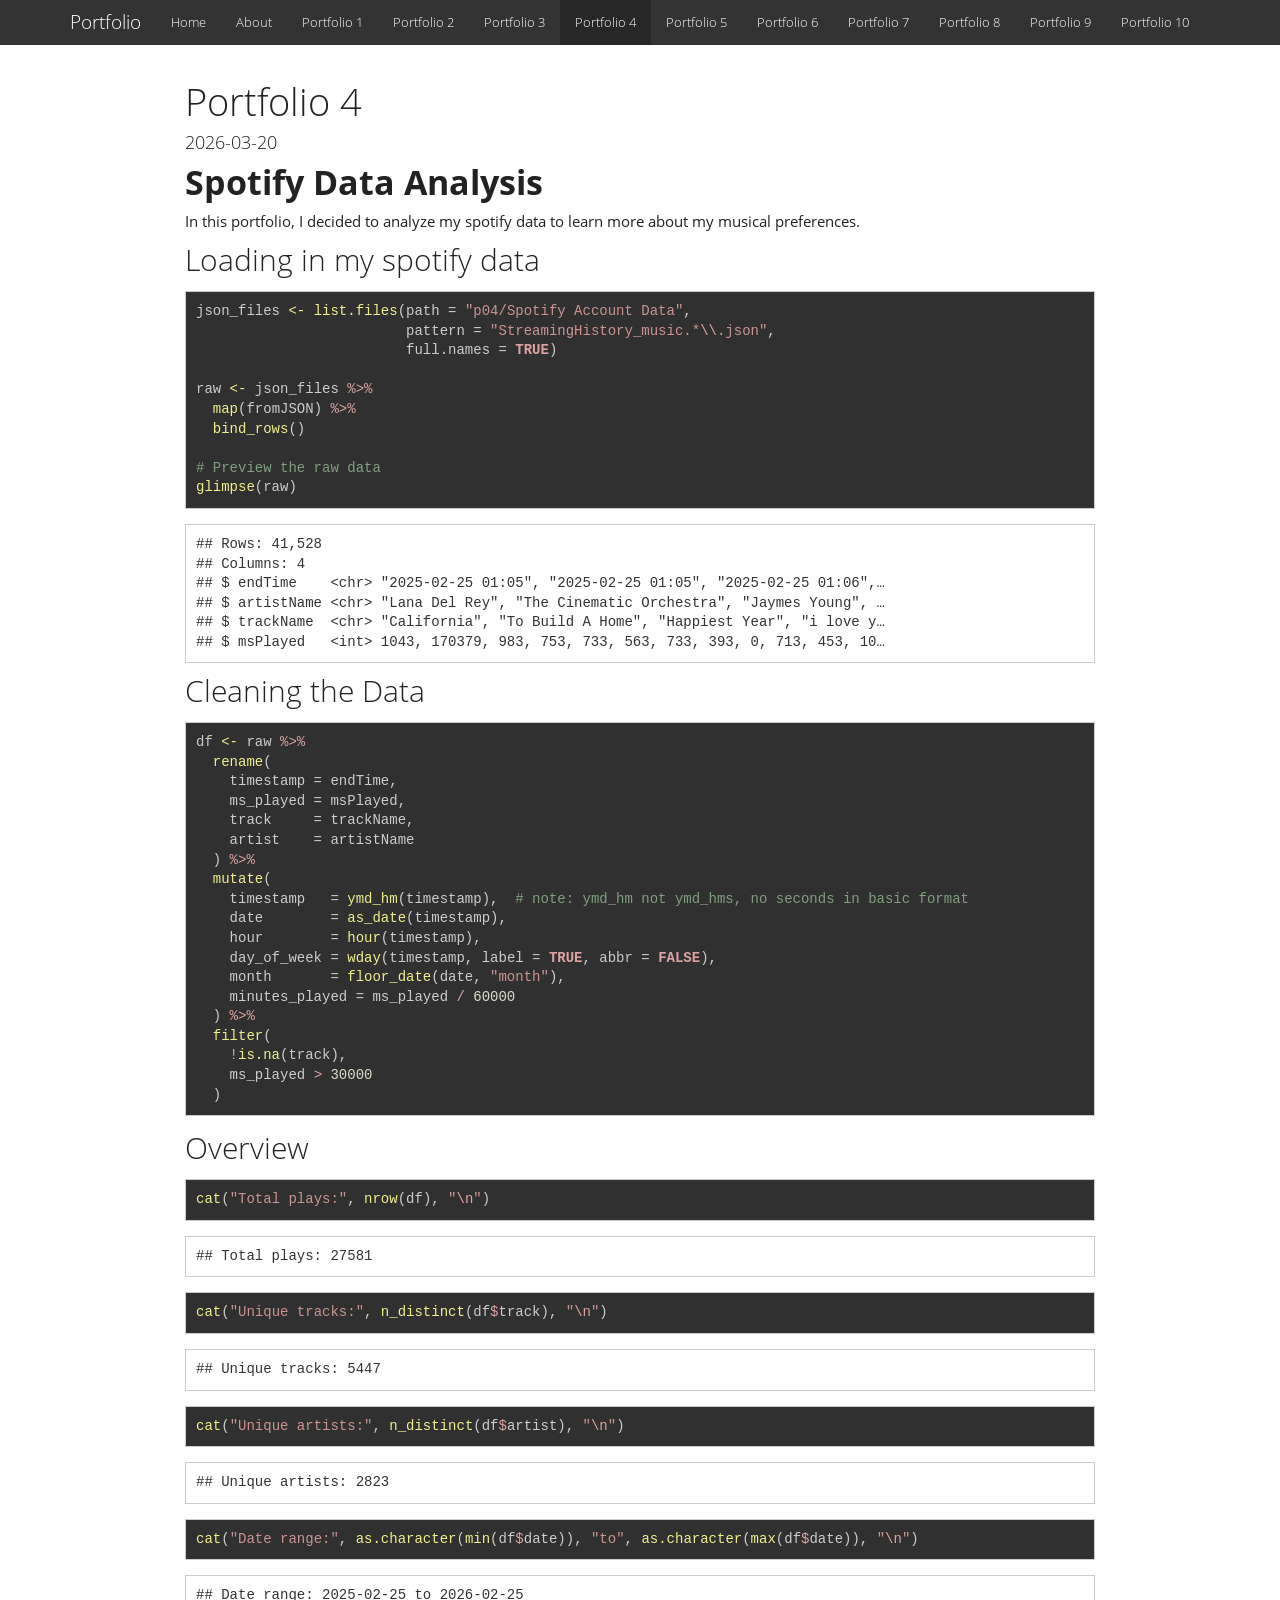
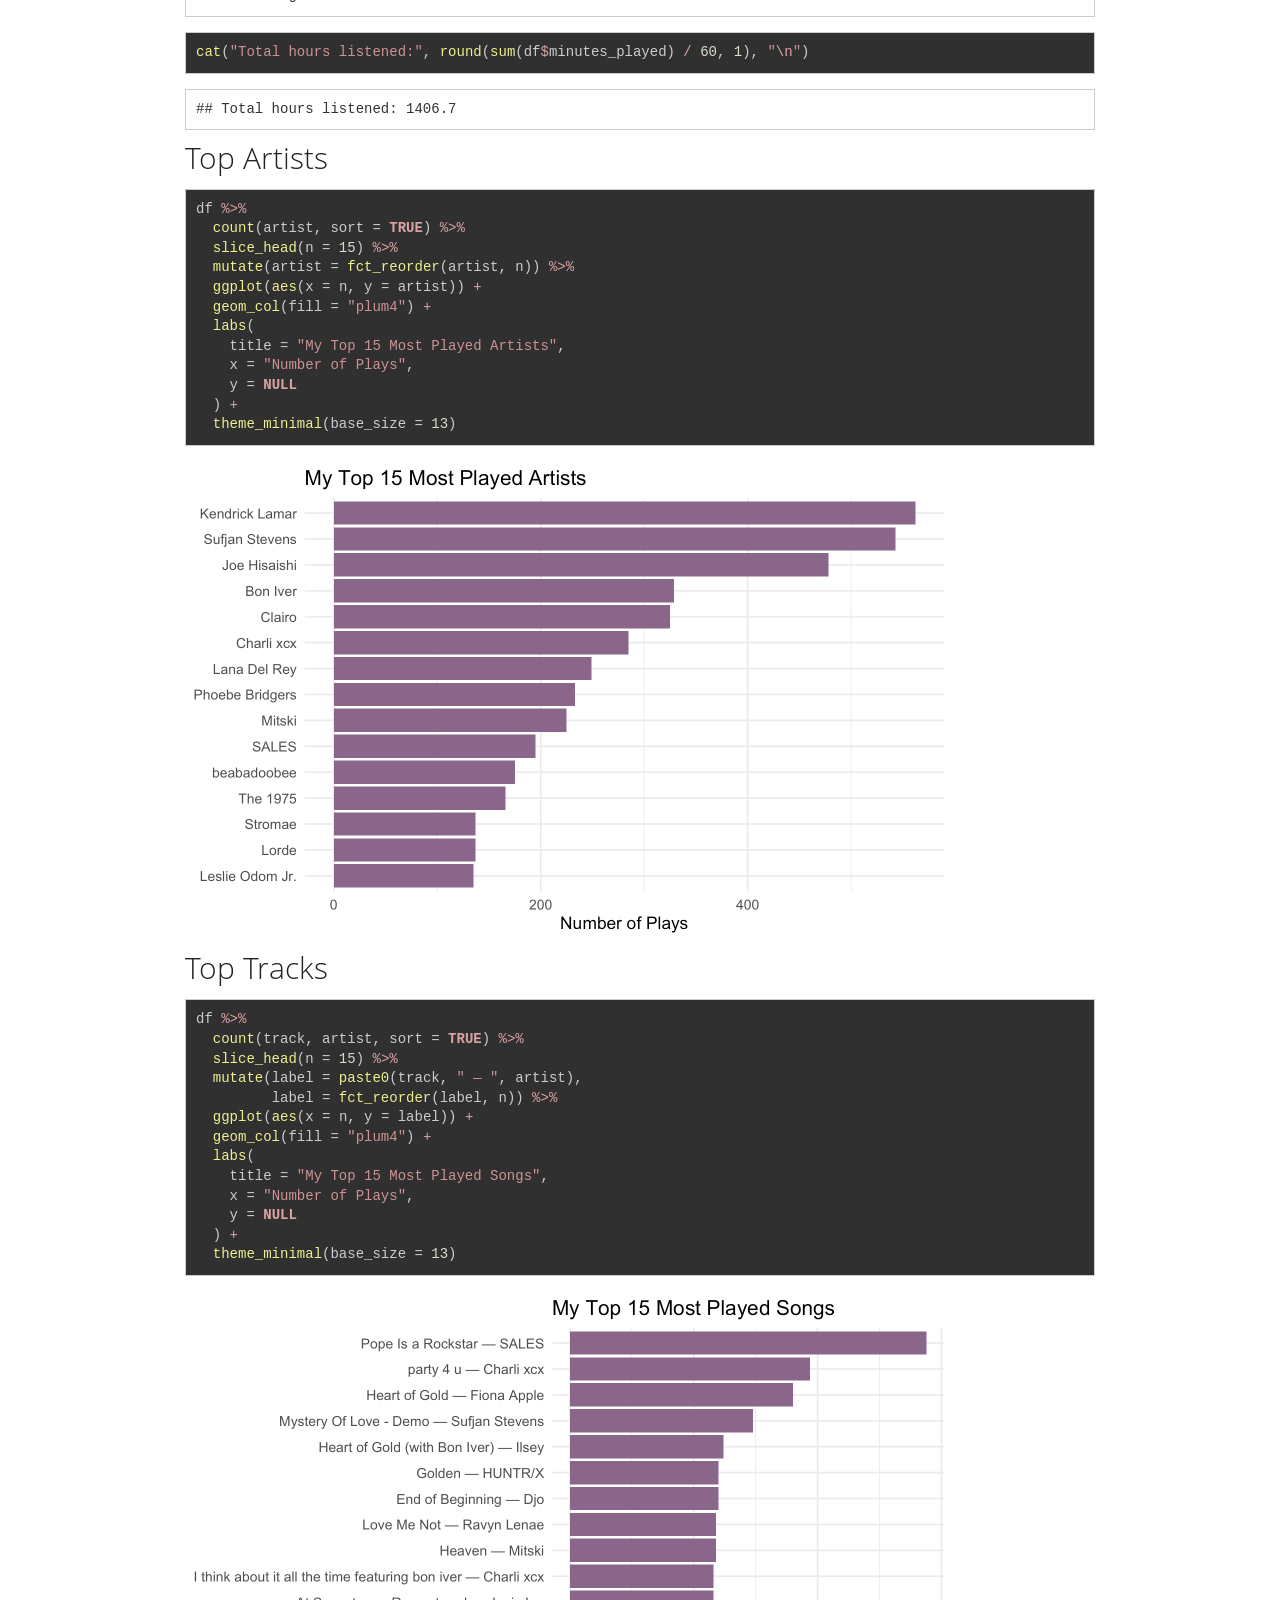
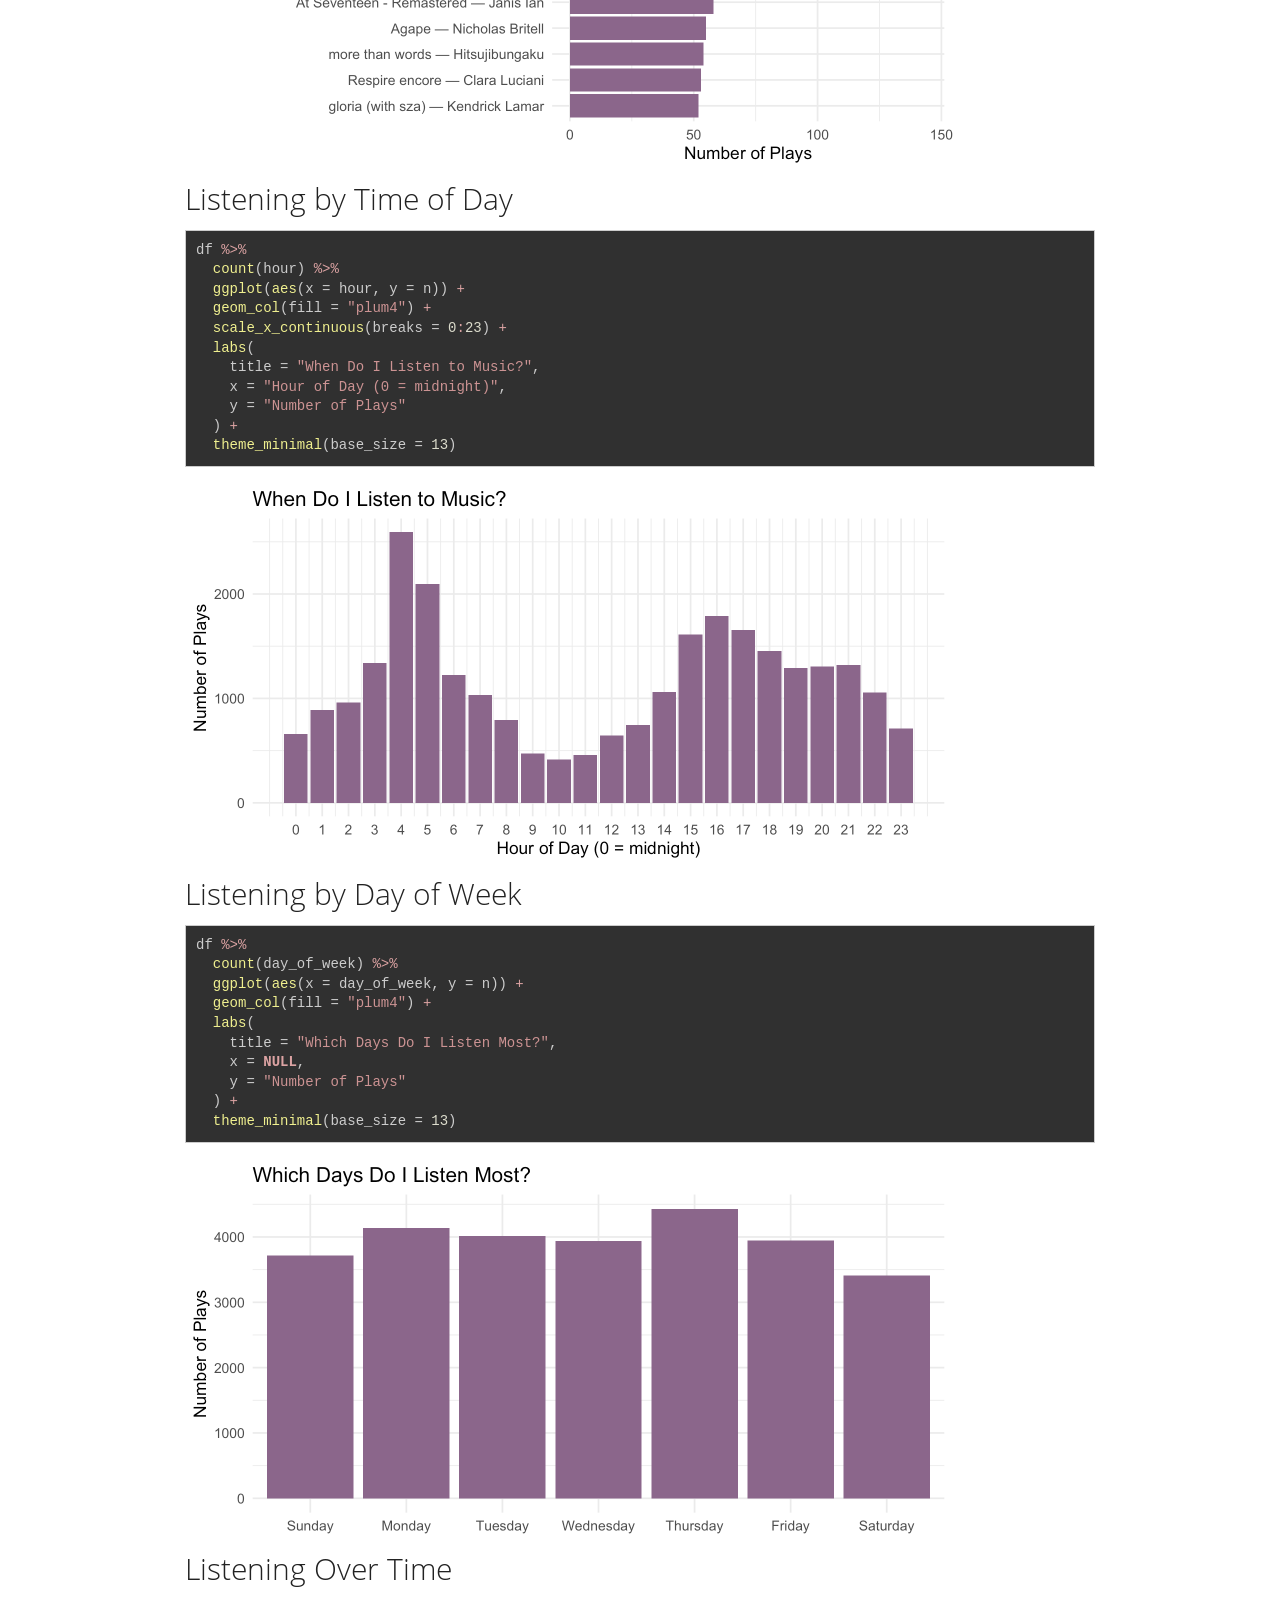
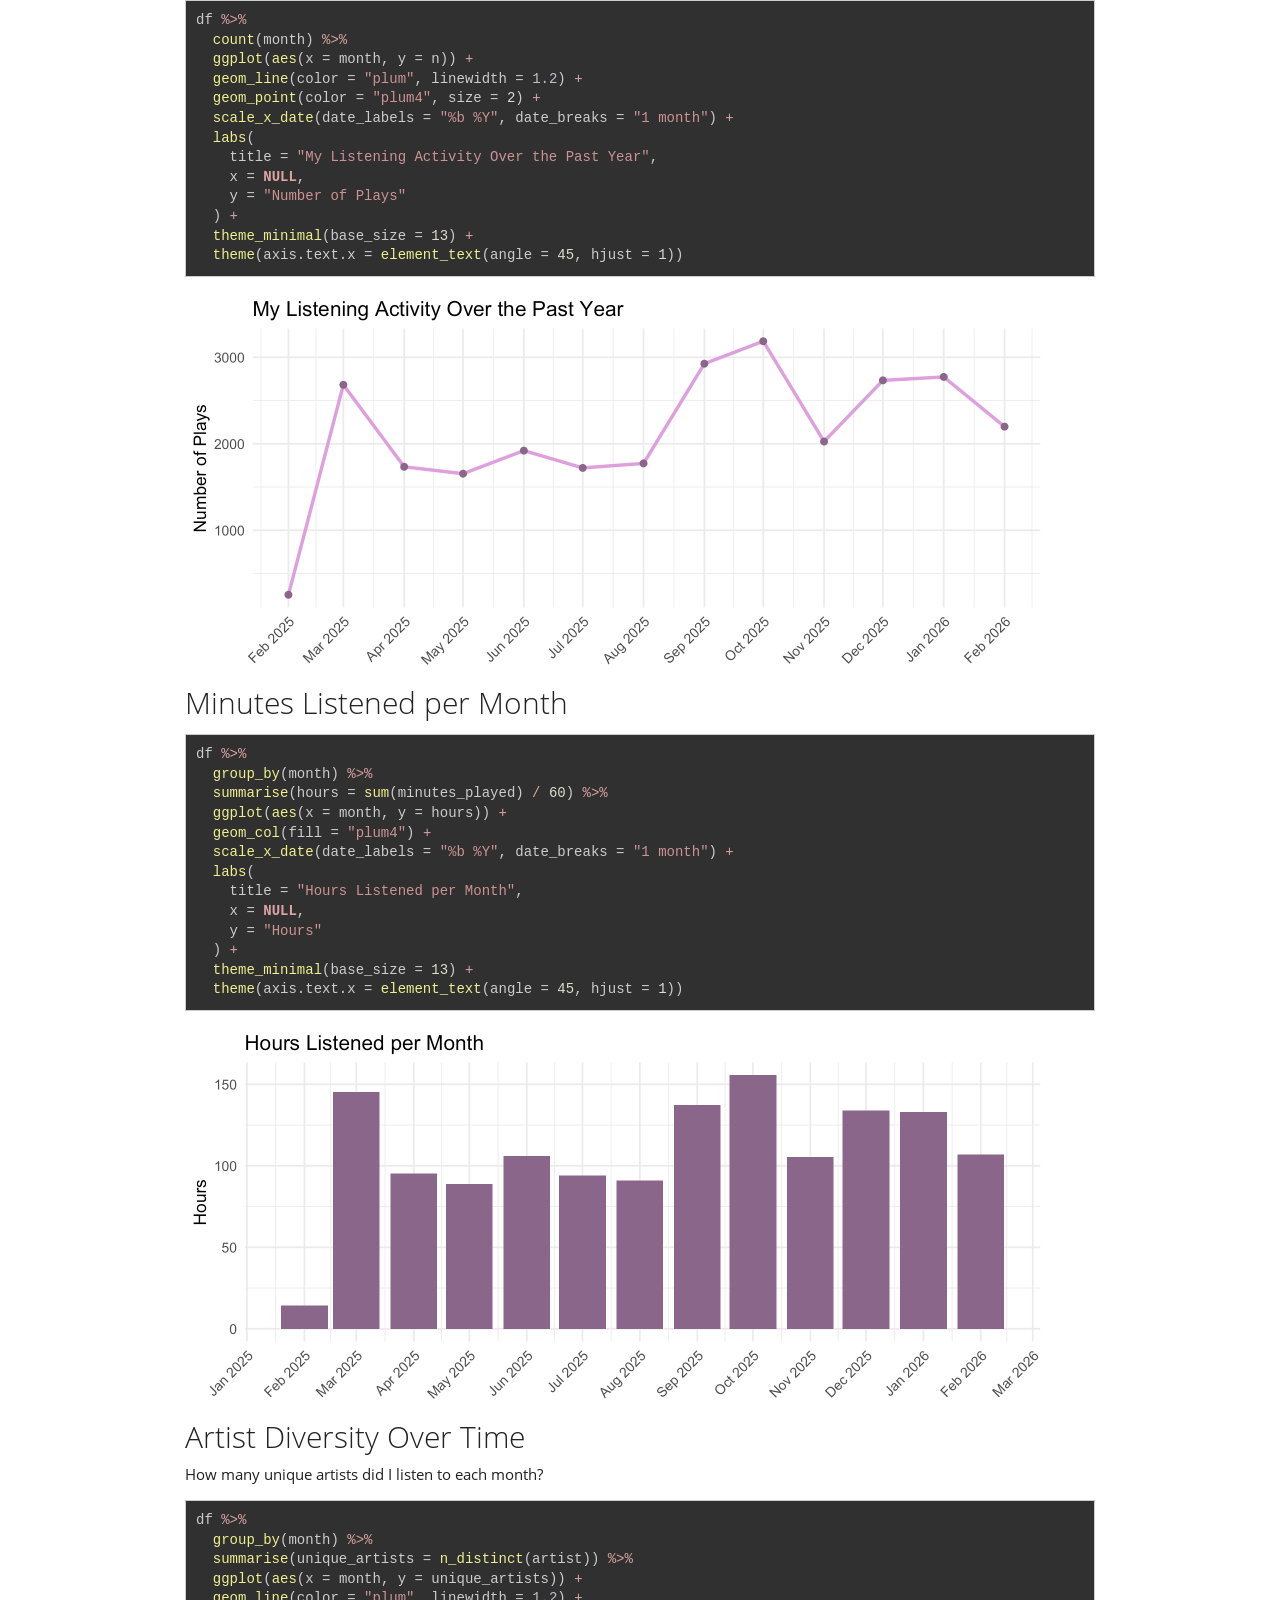
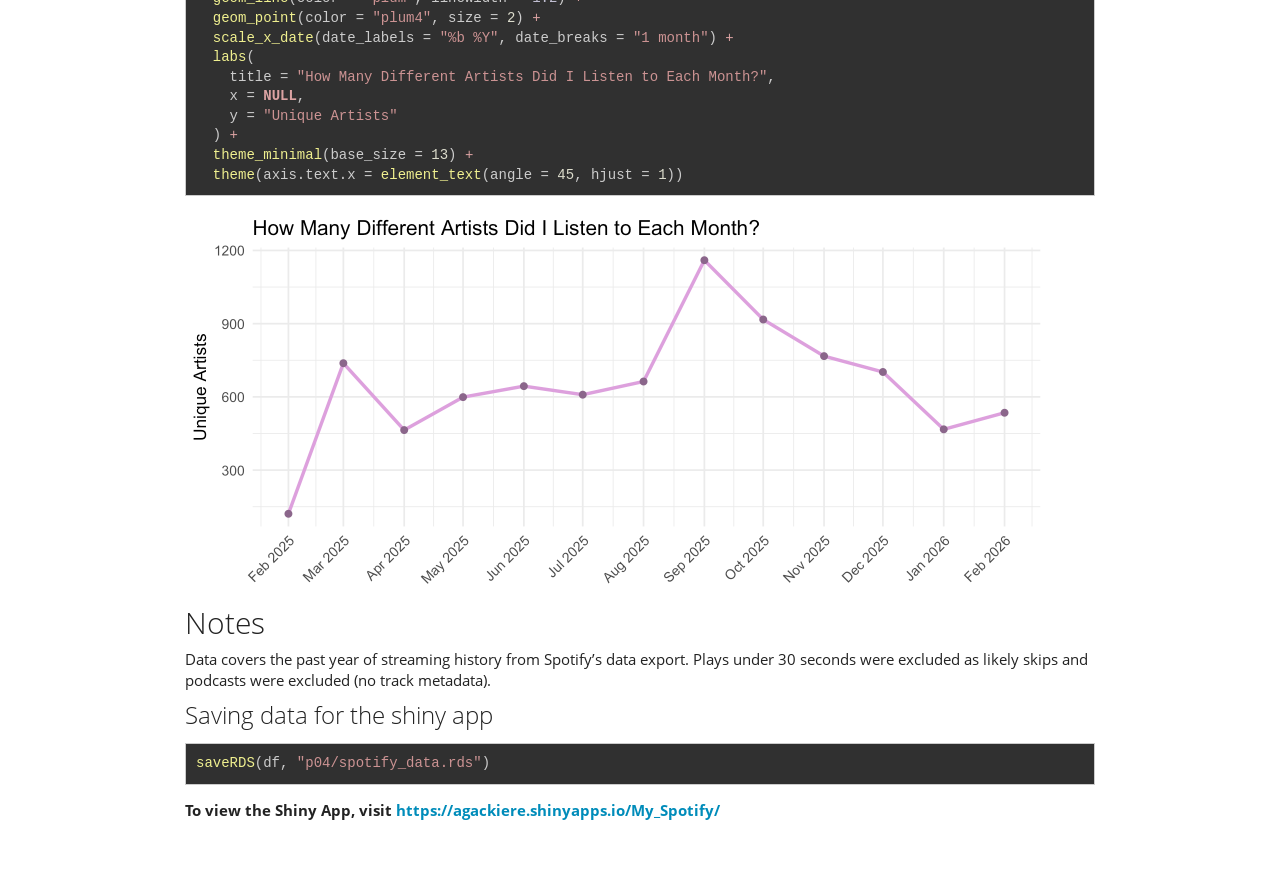
<file: docs/p04.html>
<!DOCTYPE html>

<html>

<head>

<meta charset="utf-8" />
<meta name="generator" content="pandoc" />
<meta http-equiv="X-UA-Compatible" content="IE=EDGE" />



<meta name="date" content="2026-03-20" />

<title>Portfolio 4</title>

<script src="site_libs/header-attrs-2.30/header-attrs.js"></script>
<script src="site_libs/jquery-3.6.0/jquery-3.6.0.min.js"></script>
<meta name="viewport" content="width=device-width, initial-scale=1" />
<link href="site_libs/bootstrap-3.3.5/css/yeti.min.css" rel="stylesheet" />
<script src="site_libs/bootstrap-3.3.5/js/bootstrap.min.js"></script>
<script src="site_libs/bootstrap-3.3.5/shim/html5shiv.min.js"></script>
<script src="site_libs/bootstrap-3.3.5/shim/respond.min.js"></script>
<style>h1 {font-size: 34px;}
       h1.title {font-size: 38px;}
       h2 {font-size: 30px;}
       h3 {font-size: 24px;}
       h4 {font-size: 18px;}
       h5 {font-size: 16px;}
       h6 {font-size: 12px;}
       code {color: inherit; background-color: rgba(0, 0, 0, 0.04);}
       pre:not([class]) { background-color: white }</style>
<script src="site_libs/navigation-1.1/tabsets.js"></script>

<style type="text/css">
  code{white-space: pre-wrap;}
  span.smallcaps{font-variant: small-caps;}
  span.underline{text-decoration: underline;}
  div.column{display: inline-block; vertical-align: top; width: 50%;}
  div.hanging-indent{margin-left: 1.5em; text-indent: -1.5em;}
  ul.task-list{list-style: none;}
    </style>



<style type="text/css">
  code {
    white-space: pre;
  }
  .sourceCode {
    overflow: visible;
  }
</style>
<style type="text/css" data-origin="pandoc">
html { -webkit-text-size-adjust: 100%; }
pre > code.sourceCode { white-space: pre; position: relative; }
pre > code.sourceCode > span { display: inline-block; line-height: 1.25; }
pre > code.sourceCode > span:empty { height: 1.2em; }
.sourceCode { overflow: visible; }
code.sourceCode > span { color: inherit; text-decoration: inherit; }
div.sourceCode { margin: 1em 0; }
pre.sourceCode { margin: 0; }
@media screen {
div.sourceCode { overflow: auto; }
}
@media print {
pre > code.sourceCode { white-space: pre-wrap; }
pre > code.sourceCode > span { text-indent: -5em; padding-left: 5em; }
}
pre.numberSource code
  { counter-reset: source-line 0; }
pre.numberSource code > span
  { position: relative; left: -4em; counter-increment: source-line; }
pre.numberSource code > span > a:first-child::before
  { content: counter(source-line);
    position: relative; left: -1em; text-align: right; vertical-align: baseline;
    border: none; display: inline-block;
    -webkit-touch-callout: none; -webkit-user-select: none;
    -khtml-user-select: none; -moz-user-select: none;
    -ms-user-select: none; user-select: none;
    padding: 0 4px; width: 4em;
  }
pre.numberSource { margin-left: 3em;  padding-left: 4px; }
div.sourceCode
  { color: #cccccc; background-color: #303030; }
@media screen {
pre > code.sourceCode > span > a:first-child::before { text-decoration: underline; }
}
code span.al { color: #ffcfaf; } /* Alert */
code span.an { color: #7f9f7f; font-weight: bold; } /* Annotation */
code span.at { } /* Attribute */
code span.bn { color: #dca3a3; } /* BaseN */
code span.bu { } /* BuiltIn */
code span.cf { color: #f0dfaf; } /* ControlFlow */
code span.ch { color: #dca3a3; } /* Char */
code span.cn { color: #dca3a3; font-weight: bold; } /* Constant */
code span.co { color: #7f9f7f; } /* Comment */
code span.cv { color: #7f9f7f; font-weight: bold; } /* CommentVar */
code span.do { color: #7f9f7f; } /* Documentation */
code span.dt { color: #dfdfbf; } /* DataType */
code span.dv { color: #dcdccc; } /* DecVal */
code span.er { color: #c3bf9f; } /* Error */
code span.ex { } /* Extension */
code span.fl { color: #c0bed1; } /* Float */
code span.fu { color: #efef8f; } /* Function */
code span.im { } /* Import */
code span.in { color: #7f9f7f; font-weight: bold; } /* Information */
code span.kw { color: #f0dfaf; } /* Keyword */
code span.op { color: #f0efd0; } /* Operator */
code span.ot { color: #efef8f; } /* Other */
code span.pp { color: #ffcfaf; font-weight: bold; } /* Preprocessor */
code span.sc { color: #dca3a3; } /* SpecialChar */
code span.ss { color: #cc9393; } /* SpecialString */
code span.st { color: #cc9393; } /* String */
code span.va { } /* Variable */
code span.vs { color: #cc9393; } /* VerbatimString */
code span.wa { color: #7f9f7f; font-weight: bold; } /* Warning */

</style>
<script>
// apply pandoc div.sourceCode style to pre.sourceCode instead
(function() {
  var sheets = document.styleSheets;
  for (var i = 0; i < sheets.length; i++) {
    if (sheets[i].ownerNode.dataset["origin"] !== "pandoc") continue;
    try { var rules = sheets[i].cssRules; } catch (e) { continue; }
    var j = 0;
    while (j < rules.length) {
      var rule = rules[j];
      // check if there is a div.sourceCode rule
      if (rule.type !== rule.STYLE_RULE || rule.selectorText !== "div.sourceCode") {
        j++;
        continue;
      }
      var style = rule.style.cssText;
      // check if color or background-color is set
      if (rule.style.color === '' && rule.style.backgroundColor === '') {
        j++;
        continue;
      }
      // replace div.sourceCode by a pre.sourceCode rule
      sheets[i].deleteRule(j);
      sheets[i].insertRule('pre.sourceCode{' + style + '}', j);
    }
  }
})();
</script>







<style type = "text/css">
.main-container {
  max-width: 940px;
  margin-left: auto;
  margin-right: auto;
}
img {
  max-width:100%;
}
.tabbed-pane {
  padding-top: 12px;
}
.html-widget {
  margin-bottom: 20px;
}
button.code-folding-btn:focus {
  outline: none;
}
summary {
  display: list-item;
}
details > summary > p:only-child {
  display: inline;
}
pre code {
  padding: 0;
}
</style>


<style type="text/css">
.dropdown-submenu {
  position: relative;
}
.dropdown-submenu>.dropdown-menu {
  top: 0;
  left: 100%;
  margin-top: -6px;
  margin-left: -1px;
  border-radius: 0 6px 6px 6px;
}
.dropdown-submenu:hover>.dropdown-menu {
  display: block;
}
.dropdown-submenu>a:after {
  display: block;
  content: " ";
  float: right;
  width: 0;
  height: 0;
  border-color: transparent;
  border-style: solid;
  border-width: 5px 0 5px 5px;
  border-left-color: #cccccc;
  margin-top: 5px;
  margin-right: -10px;
}
.dropdown-submenu:hover>a:after {
  border-left-color: #adb5bd;
}
.dropdown-submenu.pull-left {
  float: none;
}
.dropdown-submenu.pull-left>.dropdown-menu {
  left: -100%;
  margin-left: 10px;
  border-radius: 6px 0 6px 6px;
}
</style>

<script type="text/javascript">
// manage active state of menu based on current page
$(document).ready(function () {
  // active menu anchor
  href = window.location.pathname
  href = href.substr(href.lastIndexOf('/') + 1)
  if (href === "")
    href = "index.html";
  var menuAnchor = $('a[href="' + href + '"]');

  // mark the anchor link active (and if it's in a dropdown, also mark that active)
  var dropdown = menuAnchor.closest('li.dropdown');
  if (window.bootstrap) { // Bootstrap 4+
    menuAnchor.addClass('active');
    dropdown.find('> .dropdown-toggle').addClass('active');
  } else { // Bootstrap 3
    menuAnchor.parent().addClass('active');
    dropdown.addClass('active');
  }

  // Navbar adjustments
  var navHeight = $(".navbar").first().height() + 15;
  var style = document.createElement('style');
  var pt = "padding-top: " + navHeight + "px; ";
  var mt = "margin-top: -" + navHeight + "px; ";
  var css = "";
  // offset scroll position for anchor links (for fixed navbar)
  for (var i = 1; i <= 6; i++) {
    css += ".section h" + i + "{ " + pt + mt + "}\n";
  }
  style.innerHTML = "body {" + pt + "padding-bottom: 40px; }\n" + css;
  document.head.appendChild(style);
});
</script>

<!-- tabsets -->

<style type="text/css">
.tabset-dropdown > .nav-tabs {
  display: inline-table;
  max-height: 500px;
  min-height: 44px;
  overflow-y: auto;
  border: 1px solid #ddd;
  border-radius: 4px;
}

.tabset-dropdown > .nav-tabs > li.active:before, .tabset-dropdown > .nav-tabs.nav-tabs-open:before {
  content: "\e259";
  font-family: 'Glyphicons Halflings';
  display: inline-block;
  padding: 10px;
  border-right: 1px solid #ddd;
}

.tabset-dropdown > .nav-tabs.nav-tabs-open > li.active:before {
  content: "\e258";
  font-family: 'Glyphicons Halflings';
  border: none;
}

.tabset-dropdown > .nav-tabs > li.active {
  display: block;
}

.tabset-dropdown > .nav-tabs > li > a,
.tabset-dropdown > .nav-tabs > li > a:focus,
.tabset-dropdown > .nav-tabs > li > a:hover {
  border: none;
  display: inline-block;
  border-radius: 4px;
  background-color: transparent;
}

.tabset-dropdown > .nav-tabs.nav-tabs-open > li {
  display: block;
  float: none;
}

.tabset-dropdown > .nav-tabs > li {
  display: none;
}
</style>

<!-- code folding -->




</head>

<body>


<div class="container-fluid main-container">




<div class="navbar navbar-default  navbar-fixed-top" role="navigation">
  <div class="container">
    <div class="navbar-header">
      <button type="button" class="navbar-toggle collapsed" data-toggle="collapse" data-bs-toggle="collapse" data-target="#navbar" data-bs-target="#navbar">
        <span class="icon-bar"></span>
        <span class="icon-bar"></span>
        <span class="icon-bar"></span>
      </button>
      <a class="navbar-brand" href="index.html">Portfolio</a>
    </div>
    <div id="navbar" class="navbar-collapse collapse">
      <ul class="nav navbar-nav">
        <li>
  <a href="index.html">Home</a>
</li>
<li>
  <a href="about.html">About</a>
</li>
<li>
  <a href="p01.html">Portfolio 1</a>
</li>
<li>
  <a href="p02.html">Portfolio 2</a>
</li>
<li>
  <a href="p03.html">Portfolio 3</a>
</li>
<li>
  <a href="p04.html">Portfolio 4</a>
</li>
<li>
  <a href="p05.html">Portfolio 5</a>
</li>
<li>
  <a href="p06.html">Portfolio 6</a>
</li>
<li>
  <a href="p07.html">Portfolio 7</a>
</li>
<li>
  <a href="p08.html">Portfolio 8</a>
</li>
<li>
  <a href="p09.html">Portfolio 9</a>
</li>
<li>
  <a href="p10.html">Portfolio 10</a>
</li>
      </ul>
      <ul class="nav navbar-nav navbar-right">
        
      </ul>
    </div><!--/.nav-collapse -->
  </div><!--/.container -->
</div><!--/.navbar -->

<div id="header">



<h1 class="title toc-ignore">Portfolio 4</h1>
<h4 class="date">2026-03-20</h4>

</div>


<div id="spotify-data-analysis" class="section level1">
<h1><strong>Spotify Data Analysis</strong></h1>
<p>In this portfolio, I decided to analyze my spotify data to learn more
about my musical preferences.</p>
<div id="loading-in-my-spotify-data" class="section level2">
<h2>Loading in my spotify data</h2>
<div class="sourceCode" id="cb1"><pre class="sourceCode r"><code class="sourceCode r"><span id="cb1-1"><a href="#cb1-1" tabindex="-1"></a>json_files <span class="ot">&lt;-</span> <span class="fu">list.files</span>(<span class="at">path =</span> <span class="st">&quot;p04/Spotify Account Data&quot;</span>, </span>
<span id="cb1-2"><a href="#cb1-2" tabindex="-1"></a>                         <span class="at">pattern =</span> <span class="st">&quot;StreamingHistory_music.*</span><span class="sc">\\</span><span class="st">.json&quot;</span>,</span>
<span id="cb1-3"><a href="#cb1-3" tabindex="-1"></a>                         <span class="at">full.names =</span> <span class="cn">TRUE</span>)</span>
<span id="cb1-4"><a href="#cb1-4" tabindex="-1"></a></span>
<span id="cb1-5"><a href="#cb1-5" tabindex="-1"></a>raw <span class="ot">&lt;-</span> json_files <span class="sc">%&gt;%</span></span>
<span id="cb1-6"><a href="#cb1-6" tabindex="-1"></a>  <span class="fu">map</span>(fromJSON) <span class="sc">%&gt;%</span></span>
<span id="cb1-7"><a href="#cb1-7" tabindex="-1"></a>  <span class="fu">bind_rows</span>()</span>
<span id="cb1-8"><a href="#cb1-8" tabindex="-1"></a></span>
<span id="cb1-9"><a href="#cb1-9" tabindex="-1"></a><span class="co"># Preview the raw data</span></span>
<span id="cb1-10"><a href="#cb1-10" tabindex="-1"></a><span class="fu">glimpse</span>(raw)</span></code></pre></div>
<pre><code>## Rows: 41,528
## Columns: 4
## $ endTime    &lt;chr&gt; &quot;2025-02-25 01:05&quot;, &quot;2025-02-25 01:05&quot;, &quot;2025-02-25 01:06&quot;,…
## $ artistName &lt;chr&gt; &quot;Lana Del Rey&quot;, &quot;The Cinematic Orchestra&quot;, &quot;Jaymes Young&quot;, …
## $ trackName  &lt;chr&gt; &quot;California&quot;, &quot;To Build A Home&quot;, &quot;Happiest Year&quot;, &quot;i love y…
## $ msPlayed   &lt;int&gt; 1043, 170379, 983, 753, 733, 563, 733, 393, 0, 713, 453, 10…</code></pre>
</div>
<div id="cleaning-the-data" class="section level2">
<h2>Cleaning the Data</h2>
<div class="sourceCode" id="cb3"><pre class="sourceCode r"><code class="sourceCode r"><span id="cb3-1"><a href="#cb3-1" tabindex="-1"></a>df <span class="ot">&lt;-</span> raw <span class="sc">%&gt;%</span></span>
<span id="cb3-2"><a href="#cb3-2" tabindex="-1"></a>  <span class="fu">rename</span>(</span>
<span id="cb3-3"><a href="#cb3-3" tabindex="-1"></a>    <span class="at">timestamp =</span> endTime,</span>
<span id="cb3-4"><a href="#cb3-4" tabindex="-1"></a>    <span class="at">ms_played =</span> msPlayed,</span>
<span id="cb3-5"><a href="#cb3-5" tabindex="-1"></a>    <span class="at">track     =</span> trackName,</span>
<span id="cb3-6"><a href="#cb3-6" tabindex="-1"></a>    <span class="at">artist    =</span> artistName</span>
<span id="cb3-7"><a href="#cb3-7" tabindex="-1"></a>  ) <span class="sc">%&gt;%</span></span>
<span id="cb3-8"><a href="#cb3-8" tabindex="-1"></a>  <span class="fu">mutate</span>(</span>
<span id="cb3-9"><a href="#cb3-9" tabindex="-1"></a>    <span class="at">timestamp   =</span> <span class="fu">ymd_hm</span>(timestamp),  <span class="co"># note: ymd_hm not ymd_hms, no seconds in basic format</span></span>
<span id="cb3-10"><a href="#cb3-10" tabindex="-1"></a>    <span class="at">date        =</span> <span class="fu">as_date</span>(timestamp),</span>
<span id="cb3-11"><a href="#cb3-11" tabindex="-1"></a>    <span class="at">hour        =</span> <span class="fu">hour</span>(timestamp),</span>
<span id="cb3-12"><a href="#cb3-12" tabindex="-1"></a>    <span class="at">day_of_week =</span> <span class="fu">wday</span>(timestamp, <span class="at">label =</span> <span class="cn">TRUE</span>, <span class="at">abbr =</span> <span class="cn">FALSE</span>),</span>
<span id="cb3-13"><a href="#cb3-13" tabindex="-1"></a>    <span class="at">month       =</span> <span class="fu">floor_date</span>(date, <span class="st">&quot;month&quot;</span>),</span>
<span id="cb3-14"><a href="#cb3-14" tabindex="-1"></a>    <span class="at">minutes_played =</span> ms_played <span class="sc">/</span> <span class="dv">60000</span></span>
<span id="cb3-15"><a href="#cb3-15" tabindex="-1"></a>  ) <span class="sc">%&gt;%</span></span>
<span id="cb3-16"><a href="#cb3-16" tabindex="-1"></a>  <span class="fu">filter</span>(</span>
<span id="cb3-17"><a href="#cb3-17" tabindex="-1"></a>    <span class="sc">!</span><span class="fu">is.na</span>(track),</span>
<span id="cb3-18"><a href="#cb3-18" tabindex="-1"></a>    ms_played <span class="sc">&gt;</span> <span class="dv">30000</span></span>
<span id="cb3-19"><a href="#cb3-19" tabindex="-1"></a>  )</span></code></pre></div>
</div>
<div id="overview" class="section level2">
<h2>Overview</h2>
<div class="sourceCode" id="cb4"><pre class="sourceCode r"><code class="sourceCode r"><span id="cb4-1"><a href="#cb4-1" tabindex="-1"></a><span class="fu">cat</span>(<span class="st">&quot;Total plays:&quot;</span>, <span class="fu">nrow</span>(df), <span class="st">&quot;</span><span class="sc">\n</span><span class="st">&quot;</span>)</span></code></pre></div>
<pre><code>## Total plays: 27581</code></pre>
<div class="sourceCode" id="cb6"><pre class="sourceCode r"><code class="sourceCode r"><span id="cb6-1"><a href="#cb6-1" tabindex="-1"></a><span class="fu">cat</span>(<span class="st">&quot;Unique tracks:&quot;</span>, <span class="fu">n_distinct</span>(df<span class="sc">$</span>track), <span class="st">&quot;</span><span class="sc">\n</span><span class="st">&quot;</span>)</span></code></pre></div>
<pre><code>## Unique tracks: 5447</code></pre>
<div class="sourceCode" id="cb8"><pre class="sourceCode r"><code class="sourceCode r"><span id="cb8-1"><a href="#cb8-1" tabindex="-1"></a><span class="fu">cat</span>(<span class="st">&quot;Unique artists:&quot;</span>, <span class="fu">n_distinct</span>(df<span class="sc">$</span>artist), <span class="st">&quot;</span><span class="sc">\n</span><span class="st">&quot;</span>)</span></code></pre></div>
<pre><code>## Unique artists: 2823</code></pre>
<div class="sourceCode" id="cb10"><pre class="sourceCode r"><code class="sourceCode r"><span id="cb10-1"><a href="#cb10-1" tabindex="-1"></a><span class="fu">cat</span>(<span class="st">&quot;Date range:&quot;</span>, <span class="fu">as.character</span>(<span class="fu">min</span>(df<span class="sc">$</span>date)), <span class="st">&quot;to&quot;</span>, <span class="fu">as.character</span>(<span class="fu">max</span>(df<span class="sc">$</span>date)), <span class="st">&quot;</span><span class="sc">\n</span><span class="st">&quot;</span>)</span></code></pre></div>
<pre><code>## Date range: 2025-02-25 to 2026-02-25</code></pre>
<div class="sourceCode" id="cb12"><pre class="sourceCode r"><code class="sourceCode r"><span id="cb12-1"><a href="#cb12-1" tabindex="-1"></a><span class="fu">cat</span>(<span class="st">&quot;Total hours listened:&quot;</span>, <span class="fu">round</span>(<span class="fu">sum</span>(df<span class="sc">$</span>minutes_played) <span class="sc">/</span> <span class="dv">60</span>, <span class="dv">1</span>), <span class="st">&quot;</span><span class="sc">\n</span><span class="st">&quot;</span>)</span></code></pre></div>
<pre><code>## Total hours listened: 1406.7</code></pre>
</div>
<div id="top-artists" class="section level2">
<h2>Top Artists</h2>
<div class="sourceCode" id="cb14"><pre class="sourceCode r"><code class="sourceCode r"><span id="cb14-1"><a href="#cb14-1" tabindex="-1"></a>df <span class="sc">%&gt;%</span></span>
<span id="cb14-2"><a href="#cb14-2" tabindex="-1"></a>  <span class="fu">count</span>(artist, <span class="at">sort =</span> <span class="cn">TRUE</span>) <span class="sc">%&gt;%</span></span>
<span id="cb14-3"><a href="#cb14-3" tabindex="-1"></a>  <span class="fu">slice_head</span>(<span class="at">n =</span> <span class="dv">15</span>) <span class="sc">%&gt;%</span></span>
<span id="cb14-4"><a href="#cb14-4" tabindex="-1"></a>  <span class="fu">mutate</span>(<span class="at">artist =</span> <span class="fu">fct_reorder</span>(artist, n)) <span class="sc">%&gt;%</span></span>
<span id="cb14-5"><a href="#cb14-5" tabindex="-1"></a>  <span class="fu">ggplot</span>(<span class="fu">aes</span>(<span class="at">x =</span> n, <span class="at">y =</span> artist)) <span class="sc">+</span></span>
<span id="cb14-6"><a href="#cb14-6" tabindex="-1"></a>  <span class="fu">geom_col</span>(<span class="at">fill =</span> <span class="st">&quot;plum4&quot;</span>) <span class="sc">+</span></span>
<span id="cb14-7"><a href="#cb14-7" tabindex="-1"></a>  <span class="fu">labs</span>(</span>
<span id="cb14-8"><a href="#cb14-8" tabindex="-1"></a>    <span class="at">title =</span> <span class="st">&quot;My Top 15 Most Played Artists&quot;</span>,</span>
<span id="cb14-9"><a href="#cb14-9" tabindex="-1"></a>    <span class="at">x =</span> <span class="st">&quot;Number of Plays&quot;</span>,</span>
<span id="cb14-10"><a href="#cb14-10" tabindex="-1"></a>    <span class="at">y =</span> <span class="cn">NULL</span></span>
<span id="cb14-11"><a href="#cb14-11" tabindex="-1"></a>  ) <span class="sc">+</span></span>
<span id="cb14-12"><a href="#cb14-12" tabindex="-1"></a>  <span class="fu">theme_minimal</span>(<span class="at">base_size =</span> <span class="dv">13</span>)</span></code></pre></div>
<p><img src="p04_files/figure-html/top-artists-1.png" alt="" width="768" /></p>
</div>
<div id="top-tracks" class="section level2">
<h2>Top Tracks</h2>
<div class="sourceCode" id="cb15"><pre class="sourceCode r"><code class="sourceCode r"><span id="cb15-1"><a href="#cb15-1" tabindex="-1"></a>df <span class="sc">%&gt;%</span></span>
<span id="cb15-2"><a href="#cb15-2" tabindex="-1"></a>  <span class="fu">count</span>(track, artist, <span class="at">sort =</span> <span class="cn">TRUE</span>) <span class="sc">%&gt;%</span></span>
<span id="cb15-3"><a href="#cb15-3" tabindex="-1"></a>  <span class="fu">slice_head</span>(<span class="at">n =</span> <span class="dv">15</span>) <span class="sc">%&gt;%</span></span>
<span id="cb15-4"><a href="#cb15-4" tabindex="-1"></a>  <span class="fu">mutate</span>(<span class="at">label =</span> <span class="fu">paste0</span>(track, <span class="st">&quot; — &quot;</span>, artist),</span>
<span id="cb15-5"><a href="#cb15-5" tabindex="-1"></a>         <span class="at">label =</span> <span class="fu">fct_reorder</span>(label, n)) <span class="sc">%&gt;%</span></span>
<span id="cb15-6"><a href="#cb15-6" tabindex="-1"></a>  <span class="fu">ggplot</span>(<span class="fu">aes</span>(<span class="at">x =</span> n, <span class="at">y =</span> label)) <span class="sc">+</span></span>
<span id="cb15-7"><a href="#cb15-7" tabindex="-1"></a>  <span class="fu">geom_col</span>(<span class="at">fill =</span> <span class="st">&quot;plum4&quot;</span>) <span class="sc">+</span></span>
<span id="cb15-8"><a href="#cb15-8" tabindex="-1"></a>  <span class="fu">labs</span>(</span>
<span id="cb15-9"><a href="#cb15-9" tabindex="-1"></a>    <span class="at">title =</span> <span class="st">&quot;My Top 15 Most Played Songs&quot;</span>,</span>
<span id="cb15-10"><a href="#cb15-10" tabindex="-1"></a>    <span class="at">x =</span> <span class="st">&quot;Number of Plays&quot;</span>,</span>
<span id="cb15-11"><a href="#cb15-11" tabindex="-1"></a>    <span class="at">y =</span> <span class="cn">NULL</span></span>
<span id="cb15-12"><a href="#cb15-12" tabindex="-1"></a>  ) <span class="sc">+</span></span>
<span id="cb15-13"><a href="#cb15-13" tabindex="-1"></a>  <span class="fu">theme_minimal</span>(<span class="at">base_size =</span> <span class="dv">13</span>)</span></code></pre></div>
<p><img src="p04_files/figure-html/top-tracks-1.png" alt="" width="768" /></p>
</div>
<div id="listening-by-time-of-day" class="section level2">
<h2>Listening by Time of Day</h2>
<div class="sourceCode" id="cb16"><pre class="sourceCode r"><code class="sourceCode r"><span id="cb16-1"><a href="#cb16-1" tabindex="-1"></a>df <span class="sc">%&gt;%</span></span>
<span id="cb16-2"><a href="#cb16-2" tabindex="-1"></a>  <span class="fu">count</span>(hour) <span class="sc">%&gt;%</span></span>
<span id="cb16-3"><a href="#cb16-3" tabindex="-1"></a>  <span class="fu">ggplot</span>(<span class="fu">aes</span>(<span class="at">x =</span> hour, <span class="at">y =</span> n)) <span class="sc">+</span></span>
<span id="cb16-4"><a href="#cb16-4" tabindex="-1"></a>  <span class="fu">geom_col</span>(<span class="at">fill =</span> <span class="st">&quot;plum4&quot;</span>) <span class="sc">+</span></span>
<span id="cb16-5"><a href="#cb16-5" tabindex="-1"></a>  <span class="fu">scale_x_continuous</span>(<span class="at">breaks =</span> <span class="dv">0</span><span class="sc">:</span><span class="dv">23</span>) <span class="sc">+</span></span>
<span id="cb16-6"><a href="#cb16-6" tabindex="-1"></a>  <span class="fu">labs</span>(</span>
<span id="cb16-7"><a href="#cb16-7" tabindex="-1"></a>    <span class="at">title =</span> <span class="st">&quot;When Do I Listen to Music?&quot;</span>,</span>
<span id="cb16-8"><a href="#cb16-8" tabindex="-1"></a>    <span class="at">x =</span> <span class="st">&quot;Hour of Day (0 = midnight)&quot;</span>,</span>
<span id="cb16-9"><a href="#cb16-9" tabindex="-1"></a>    <span class="at">y =</span> <span class="st">&quot;Number of Plays&quot;</span></span>
<span id="cb16-10"><a href="#cb16-10" tabindex="-1"></a>  ) <span class="sc">+</span></span>
<span id="cb16-11"><a href="#cb16-11" tabindex="-1"></a>  <span class="fu">theme_minimal</span>(<span class="at">base_size =</span> <span class="dv">13</span>)</span></code></pre></div>
<p><img src="p04_files/figure-html/time-of-day-1.png" alt="" width="768" /></p>
</div>
<div id="listening-by-day-of-week" class="section level2">
<h2>Listening by Day of Week</h2>
<div class="sourceCode" id="cb17"><pre class="sourceCode r"><code class="sourceCode r"><span id="cb17-1"><a href="#cb17-1" tabindex="-1"></a>df <span class="sc">%&gt;%</span></span>
<span id="cb17-2"><a href="#cb17-2" tabindex="-1"></a>  <span class="fu">count</span>(day_of_week) <span class="sc">%&gt;%</span></span>
<span id="cb17-3"><a href="#cb17-3" tabindex="-1"></a>  <span class="fu">ggplot</span>(<span class="fu">aes</span>(<span class="at">x =</span> day_of_week, <span class="at">y =</span> n)) <span class="sc">+</span></span>
<span id="cb17-4"><a href="#cb17-4" tabindex="-1"></a>  <span class="fu">geom_col</span>(<span class="at">fill =</span> <span class="st">&quot;plum4&quot;</span>) <span class="sc">+</span></span>
<span id="cb17-5"><a href="#cb17-5" tabindex="-1"></a>  <span class="fu">labs</span>(</span>
<span id="cb17-6"><a href="#cb17-6" tabindex="-1"></a>    <span class="at">title =</span> <span class="st">&quot;Which Days Do I Listen Most?&quot;</span>,</span>
<span id="cb17-7"><a href="#cb17-7" tabindex="-1"></a>    <span class="at">x =</span> <span class="cn">NULL</span>,</span>
<span id="cb17-8"><a href="#cb17-8" tabindex="-1"></a>    <span class="at">y =</span> <span class="st">&quot;Number of Plays&quot;</span></span>
<span id="cb17-9"><a href="#cb17-9" tabindex="-1"></a>  ) <span class="sc">+</span></span>
<span id="cb17-10"><a href="#cb17-10" tabindex="-1"></a>  <span class="fu">theme_minimal</span>(<span class="at">base_size =</span> <span class="dv">13</span>)</span></code></pre></div>
<p><img src="p04_files/figure-html/day-of-week-1.png" alt="" width="768" /></p>
</div>
<div id="listening-over-time" class="section level2">
<h2>Listening Over Time</h2>
<div class="sourceCode" id="cb18"><pre class="sourceCode r"><code class="sourceCode r"><span id="cb18-1"><a href="#cb18-1" tabindex="-1"></a>df <span class="sc">%&gt;%</span></span>
<span id="cb18-2"><a href="#cb18-2" tabindex="-1"></a>  <span class="fu">count</span>(month) <span class="sc">%&gt;%</span></span>
<span id="cb18-3"><a href="#cb18-3" tabindex="-1"></a>  <span class="fu">ggplot</span>(<span class="fu">aes</span>(<span class="at">x =</span> month, <span class="at">y =</span> n)) <span class="sc">+</span></span>
<span id="cb18-4"><a href="#cb18-4" tabindex="-1"></a>  <span class="fu">geom_line</span>(<span class="at">color =</span> <span class="st">&quot;plum&quot;</span>, <span class="at">linewidth =</span> <span class="fl">1.2</span>) <span class="sc">+</span></span>
<span id="cb18-5"><a href="#cb18-5" tabindex="-1"></a>  <span class="fu">geom_point</span>(<span class="at">color =</span> <span class="st">&quot;plum4&quot;</span>, <span class="at">size =</span> <span class="dv">2</span>) <span class="sc">+</span></span>
<span id="cb18-6"><a href="#cb18-6" tabindex="-1"></a>  <span class="fu">scale_x_date</span>(<span class="at">date_labels =</span> <span class="st">&quot;%b %Y&quot;</span>, <span class="at">date_breaks =</span> <span class="st">&quot;1 month&quot;</span>) <span class="sc">+</span></span>
<span id="cb18-7"><a href="#cb18-7" tabindex="-1"></a>  <span class="fu">labs</span>(</span>
<span id="cb18-8"><a href="#cb18-8" tabindex="-1"></a>    <span class="at">title =</span> <span class="st">&quot;My Listening Activity Over the Past Year&quot;</span>,</span>
<span id="cb18-9"><a href="#cb18-9" tabindex="-1"></a>    <span class="at">x =</span> <span class="cn">NULL</span>,</span>
<span id="cb18-10"><a href="#cb18-10" tabindex="-1"></a>    <span class="at">y =</span> <span class="st">&quot;Number of Plays&quot;</span></span>
<span id="cb18-11"><a href="#cb18-11" tabindex="-1"></a>  ) <span class="sc">+</span></span>
<span id="cb18-12"><a href="#cb18-12" tabindex="-1"></a>  <span class="fu">theme_minimal</span>(<span class="at">base_size =</span> <span class="dv">13</span>) <span class="sc">+</span></span>
<span id="cb18-13"><a href="#cb18-13" tabindex="-1"></a>  <span class="fu">theme</span>(<span class="at">axis.text.x =</span> <span class="fu">element_text</span>(<span class="at">angle =</span> <span class="dv">45</span>, <span class="at">hjust =</span> <span class="dv">1</span>))</span></code></pre></div>
<p><img src="p04_files/figure-html/over-time-1.png" alt="" width="864" /></p>
</div>
<div id="minutes-listened-per-month" class="section level2">
<h2>Minutes Listened per Month</h2>
<div class="sourceCode" id="cb19"><pre class="sourceCode r"><code class="sourceCode r"><span id="cb19-1"><a href="#cb19-1" tabindex="-1"></a>df <span class="sc">%&gt;%</span></span>
<span id="cb19-2"><a href="#cb19-2" tabindex="-1"></a>  <span class="fu">group_by</span>(month) <span class="sc">%&gt;%</span></span>
<span id="cb19-3"><a href="#cb19-3" tabindex="-1"></a>  <span class="fu">summarise</span>(<span class="at">hours =</span> <span class="fu">sum</span>(minutes_played) <span class="sc">/</span> <span class="dv">60</span>) <span class="sc">%&gt;%</span></span>
<span id="cb19-4"><a href="#cb19-4" tabindex="-1"></a>  <span class="fu">ggplot</span>(<span class="fu">aes</span>(<span class="at">x =</span> month, <span class="at">y =</span> hours)) <span class="sc">+</span></span>
<span id="cb19-5"><a href="#cb19-5" tabindex="-1"></a>  <span class="fu">geom_col</span>(<span class="at">fill =</span> <span class="st">&quot;plum4&quot;</span>) <span class="sc">+</span></span>
<span id="cb19-6"><a href="#cb19-6" tabindex="-1"></a>  <span class="fu">scale_x_date</span>(<span class="at">date_labels =</span> <span class="st">&quot;%b %Y&quot;</span>, <span class="at">date_breaks =</span> <span class="st">&quot;1 month&quot;</span>) <span class="sc">+</span></span>
<span id="cb19-7"><a href="#cb19-7" tabindex="-1"></a>  <span class="fu">labs</span>(</span>
<span id="cb19-8"><a href="#cb19-8" tabindex="-1"></a>    <span class="at">title =</span> <span class="st">&quot;Hours Listened per Month&quot;</span>,</span>
<span id="cb19-9"><a href="#cb19-9" tabindex="-1"></a>    <span class="at">x =</span> <span class="cn">NULL</span>,</span>
<span id="cb19-10"><a href="#cb19-10" tabindex="-1"></a>    <span class="at">y =</span> <span class="st">&quot;Hours&quot;</span></span>
<span id="cb19-11"><a href="#cb19-11" tabindex="-1"></a>  ) <span class="sc">+</span></span>
<span id="cb19-12"><a href="#cb19-12" tabindex="-1"></a>  <span class="fu">theme_minimal</span>(<span class="at">base_size =</span> <span class="dv">13</span>) <span class="sc">+</span></span>
<span id="cb19-13"><a href="#cb19-13" tabindex="-1"></a>  <span class="fu">theme</span>(<span class="at">axis.text.x =</span> <span class="fu">element_text</span>(<span class="at">angle =</span> <span class="dv">45</span>, <span class="at">hjust =</span> <span class="dv">1</span>))</span></code></pre></div>
<p><img src="p04_files/figure-html/minutes-per-month-1.png" alt="" width="864" /></p>
</div>
<div id="artist-diversity-over-time" class="section level2">
<h2>Artist Diversity Over Time</h2>
<p>How many unique artists did I listen to each month?</p>
<div class="sourceCode" id="cb20"><pre class="sourceCode r"><code class="sourceCode r"><span id="cb20-1"><a href="#cb20-1" tabindex="-1"></a>df <span class="sc">%&gt;%</span></span>
<span id="cb20-2"><a href="#cb20-2" tabindex="-1"></a>  <span class="fu">group_by</span>(month) <span class="sc">%&gt;%</span></span>
<span id="cb20-3"><a href="#cb20-3" tabindex="-1"></a>  <span class="fu">summarise</span>(<span class="at">unique_artists =</span> <span class="fu">n_distinct</span>(artist)) <span class="sc">%&gt;%</span></span>
<span id="cb20-4"><a href="#cb20-4" tabindex="-1"></a>  <span class="fu">ggplot</span>(<span class="fu">aes</span>(<span class="at">x =</span> month, <span class="at">y =</span> unique_artists)) <span class="sc">+</span></span>
<span id="cb20-5"><a href="#cb20-5" tabindex="-1"></a>  <span class="fu">geom_line</span>(<span class="at">color =</span> <span class="st">&quot;plum&quot;</span>, <span class="at">linewidth =</span> <span class="fl">1.2</span>) <span class="sc">+</span></span>
<span id="cb20-6"><a href="#cb20-6" tabindex="-1"></a>  <span class="fu">geom_point</span>(<span class="at">color =</span> <span class="st">&quot;plum4&quot;</span>, <span class="at">size =</span> <span class="dv">2</span>) <span class="sc">+</span></span>
<span id="cb20-7"><a href="#cb20-7" tabindex="-1"></a>  <span class="fu">scale_x_date</span>(<span class="at">date_labels =</span> <span class="st">&quot;%b %Y&quot;</span>, <span class="at">date_breaks =</span> <span class="st">&quot;1 month&quot;</span>) <span class="sc">+</span></span>
<span id="cb20-8"><a href="#cb20-8" tabindex="-1"></a>  <span class="fu">labs</span>(</span>
<span id="cb20-9"><a href="#cb20-9" tabindex="-1"></a>    <span class="at">title =</span> <span class="st">&quot;How Many Different Artists Did I Listen to Each Month?&quot;</span>,</span>
<span id="cb20-10"><a href="#cb20-10" tabindex="-1"></a>    <span class="at">x =</span> <span class="cn">NULL</span>,</span>
<span id="cb20-11"><a href="#cb20-11" tabindex="-1"></a>    <span class="at">y =</span> <span class="st">&quot;Unique Artists&quot;</span></span>
<span id="cb20-12"><a href="#cb20-12" tabindex="-1"></a>  ) <span class="sc">+</span></span>
<span id="cb20-13"><a href="#cb20-13" tabindex="-1"></a>  <span class="fu">theme_minimal</span>(<span class="at">base_size =</span> <span class="dv">13</span>) <span class="sc">+</span></span>
<span id="cb20-14"><a href="#cb20-14" tabindex="-1"></a>  <span class="fu">theme</span>(<span class="at">axis.text.x =</span> <span class="fu">element_text</span>(<span class="at">angle =</span> <span class="dv">45</span>, <span class="at">hjust =</span> <span class="dv">1</span>))</span></code></pre></div>
<p><img src="p04_files/figure-html/artist-diversity-1.png" alt="" width="864" /></p>
</div>
<div id="notes" class="section level2">
<h2>Notes</h2>
<p>Data covers the past year of streaming history from Spotify’s data
export. Plays under 30 seconds were excluded as likely skips and
podcasts were excluded (no track metadata).</p>
<div id="saving-data-for-the-shiny-app" class="section level3">
<h3>Saving data for the shiny app</h3>
<div class="sourceCode" id="cb21"><pre class="sourceCode r"><code class="sourceCode r"><span id="cb21-1"><a href="#cb21-1" tabindex="-1"></a><span class="fu">saveRDS</span>(df, <span class="st">&quot;p04/spotify_data.rds&quot;</span>)</span></code></pre></div>
<p><strong>To view the Shiny App, visit <a
href="https://agackiere.shinyapps.io/My_Spotify/"
class="uri">https://agackiere.shinyapps.io/My_Spotify/</a></strong></p>
</div>
</div>
</div>




</div>

<script>

// add bootstrap table styles to pandoc tables
function bootstrapStylePandocTables() {
  $('tr.odd').parent('tbody').parent('table').addClass('table table-condensed');
}
$(document).ready(function () {
  bootstrapStylePandocTables();
});


</script>

<!-- tabsets -->

<script>
$(document).ready(function () {
  window.buildTabsets("TOC");
});

$(document).ready(function () {
  $('.tabset-dropdown > .nav-tabs > li').click(function () {
    $(this).parent().toggleClass('nav-tabs-open');
  });
});
</script>

<!-- code folding -->


<!-- dynamically load mathjax for compatibility with self-contained -->
<script>
  (function () {
    var script = document.createElement("script");
    script.type = "text/javascript";
    script.src  = "https://mathjax.rstudio.com/latest/MathJax.js?config=TeX-AMS-MML_HTMLorMML";
    document.getElementsByTagName("head")[0].appendChild(script);
  })();
</script>

</body>
</html>
</file>
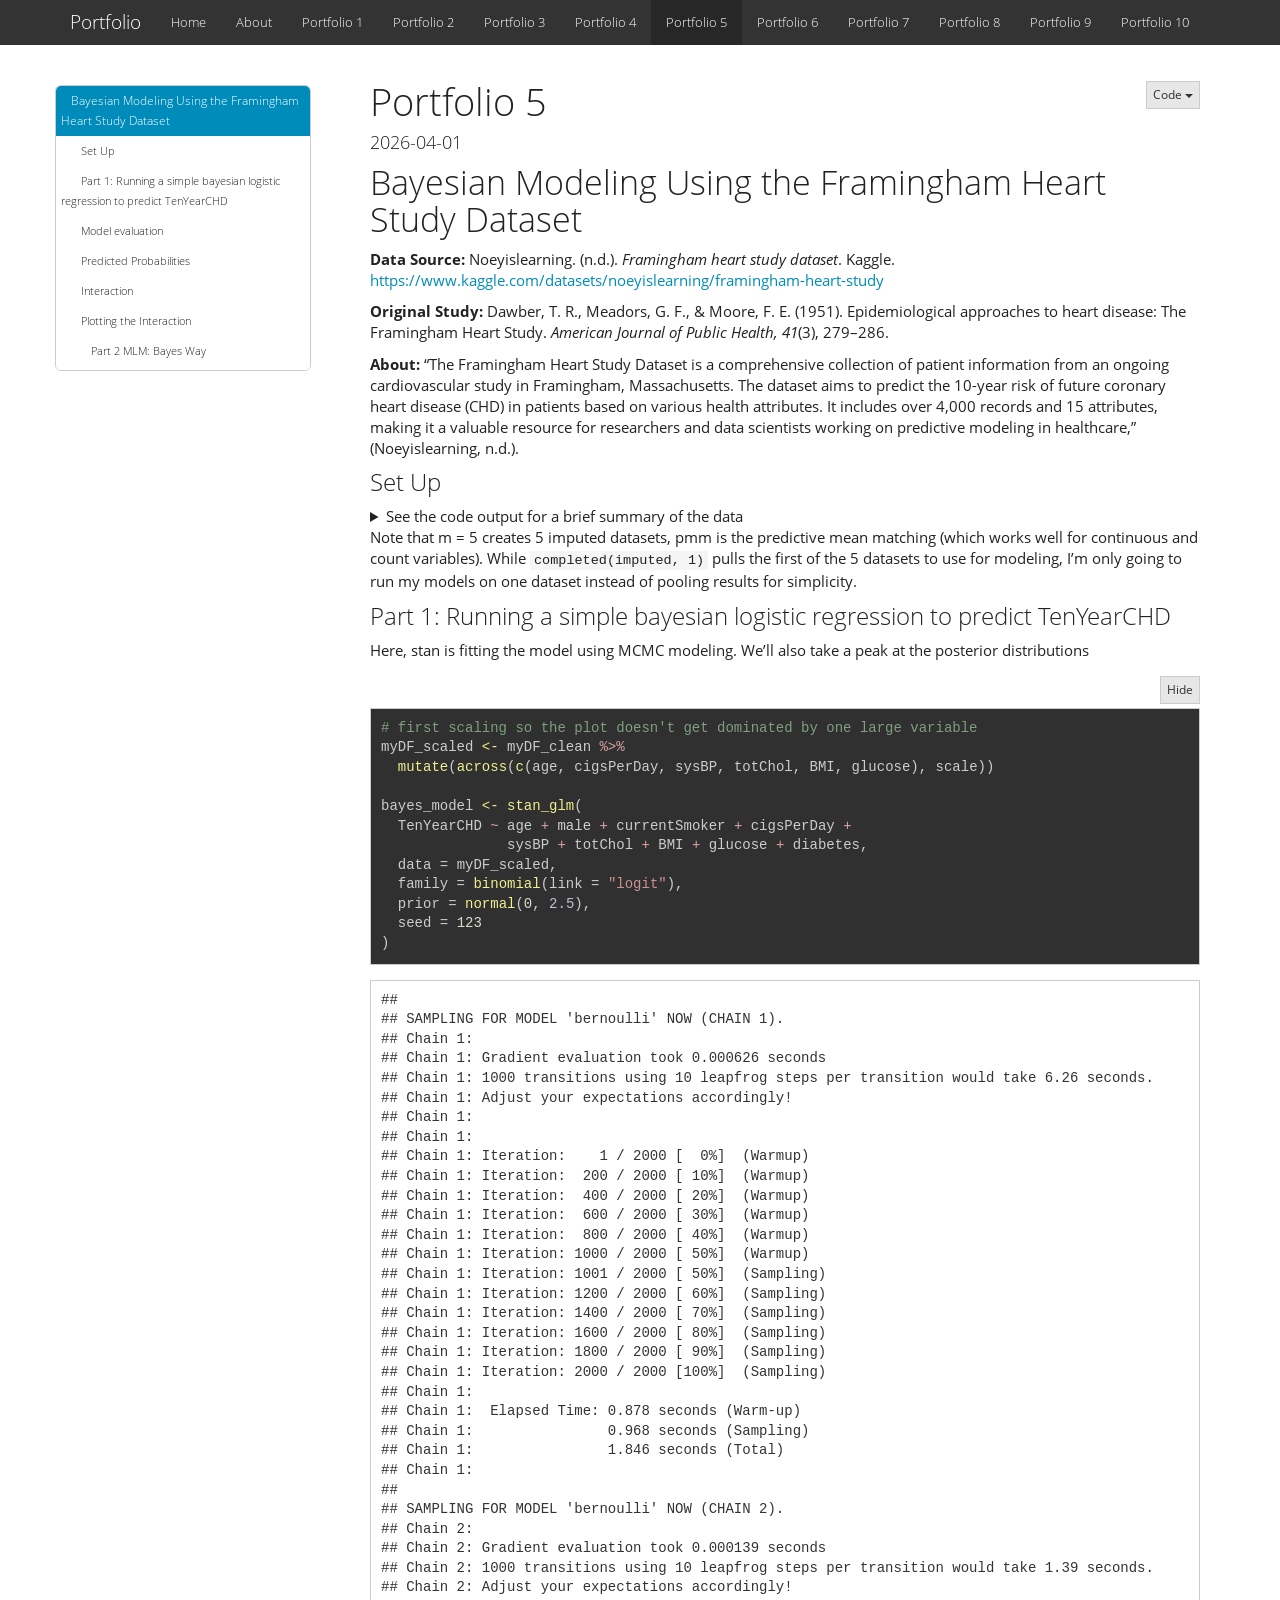
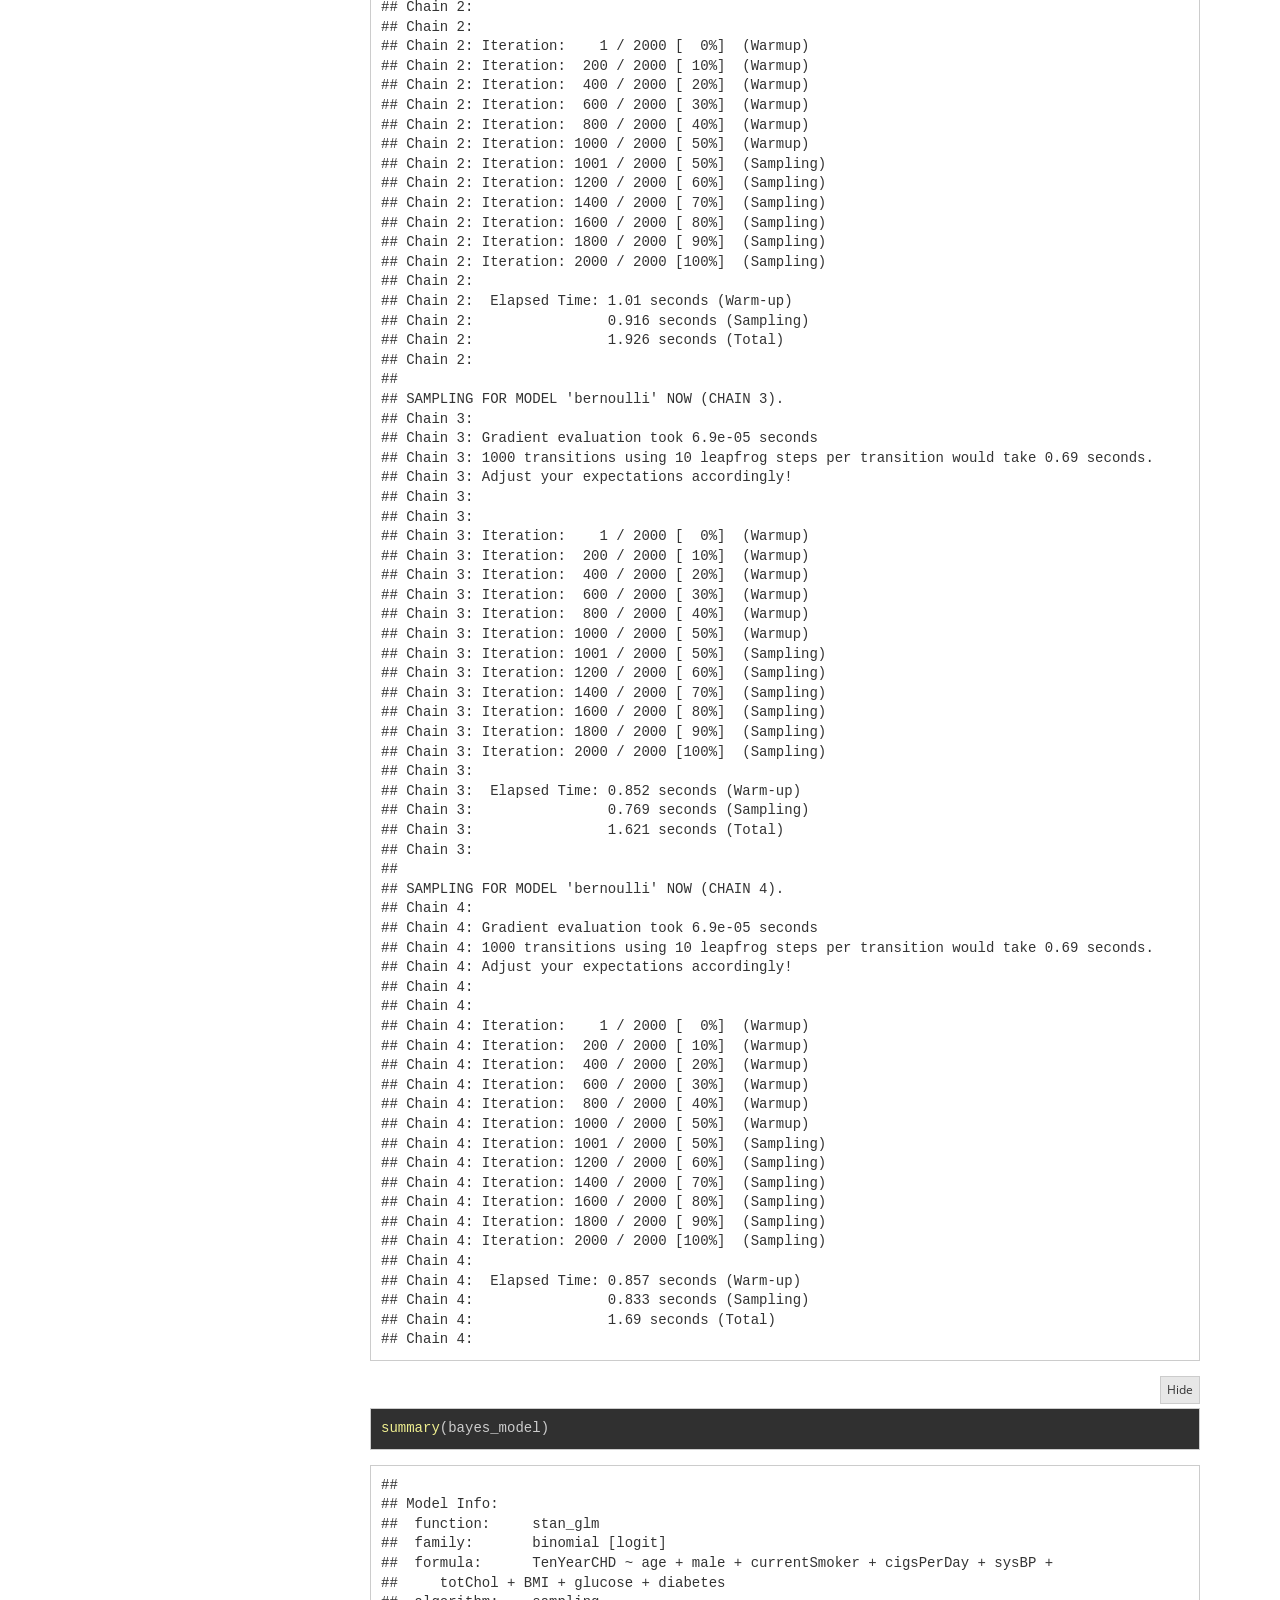
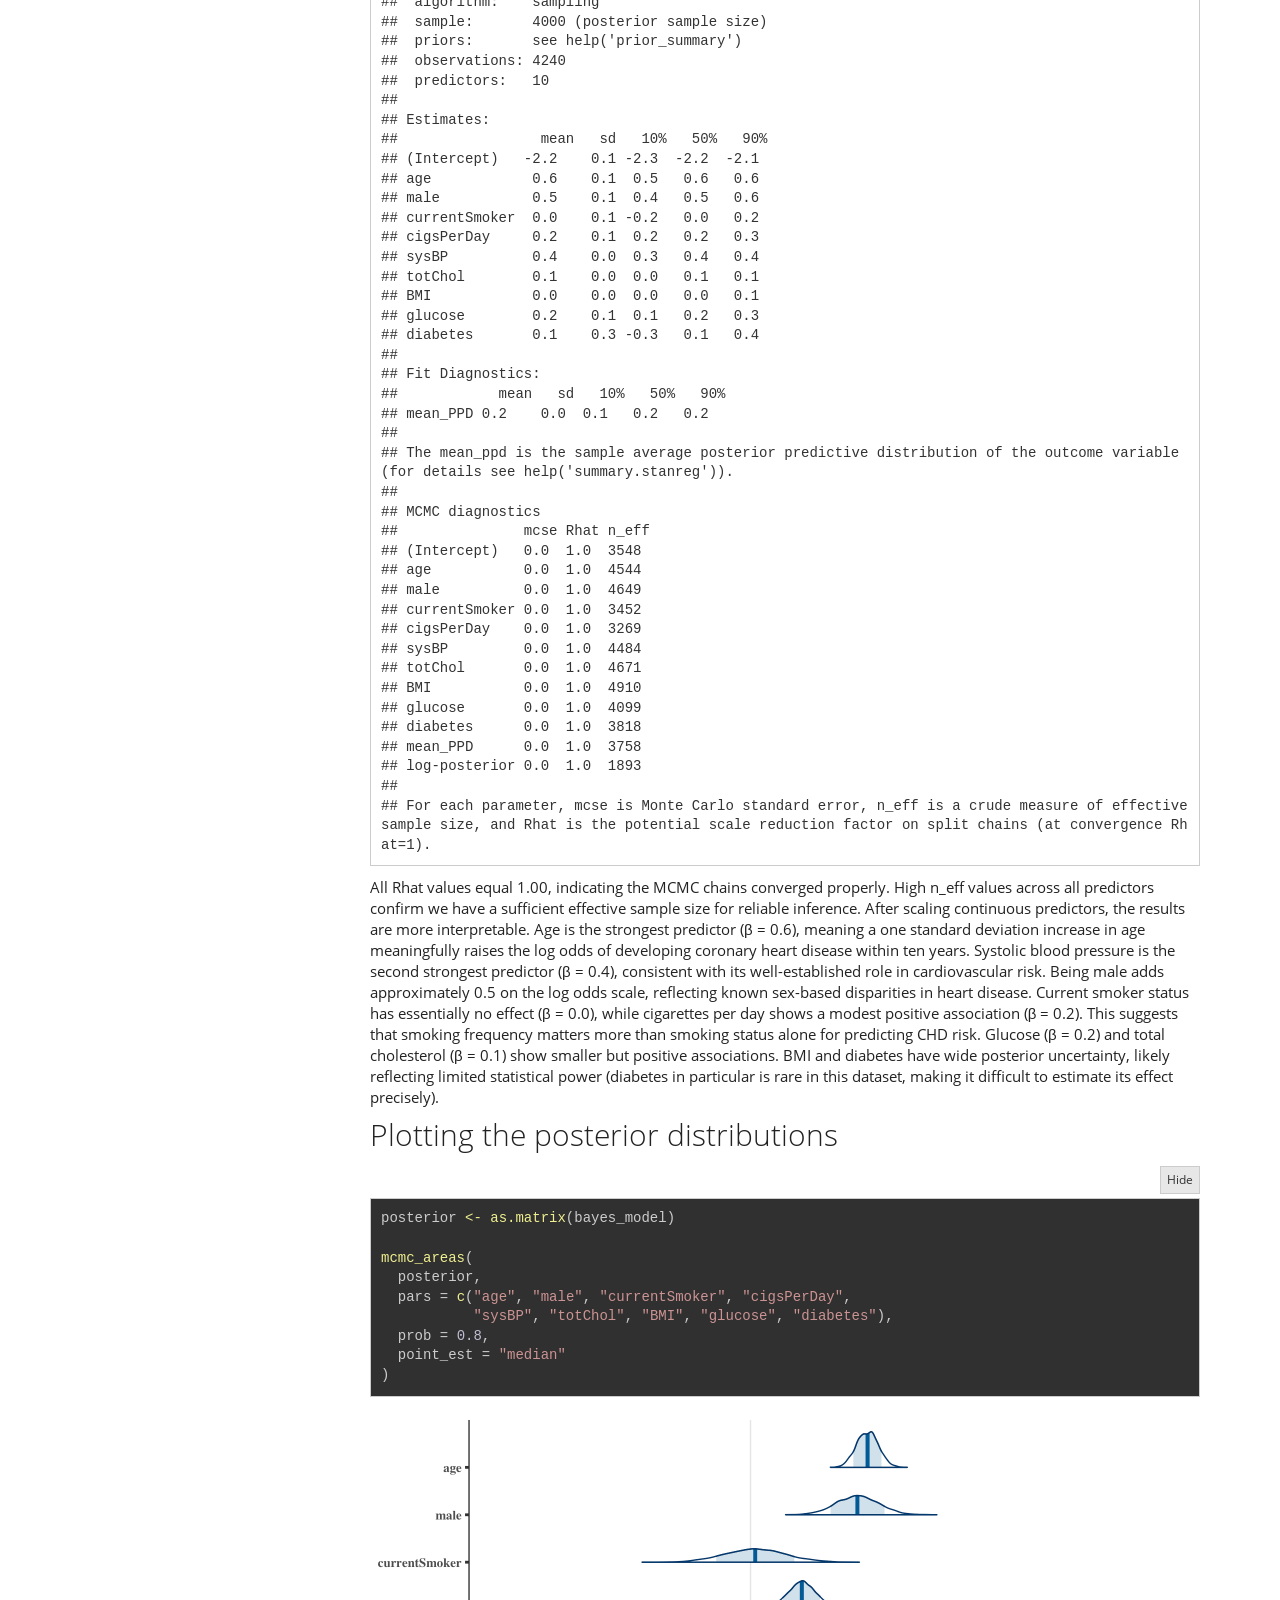
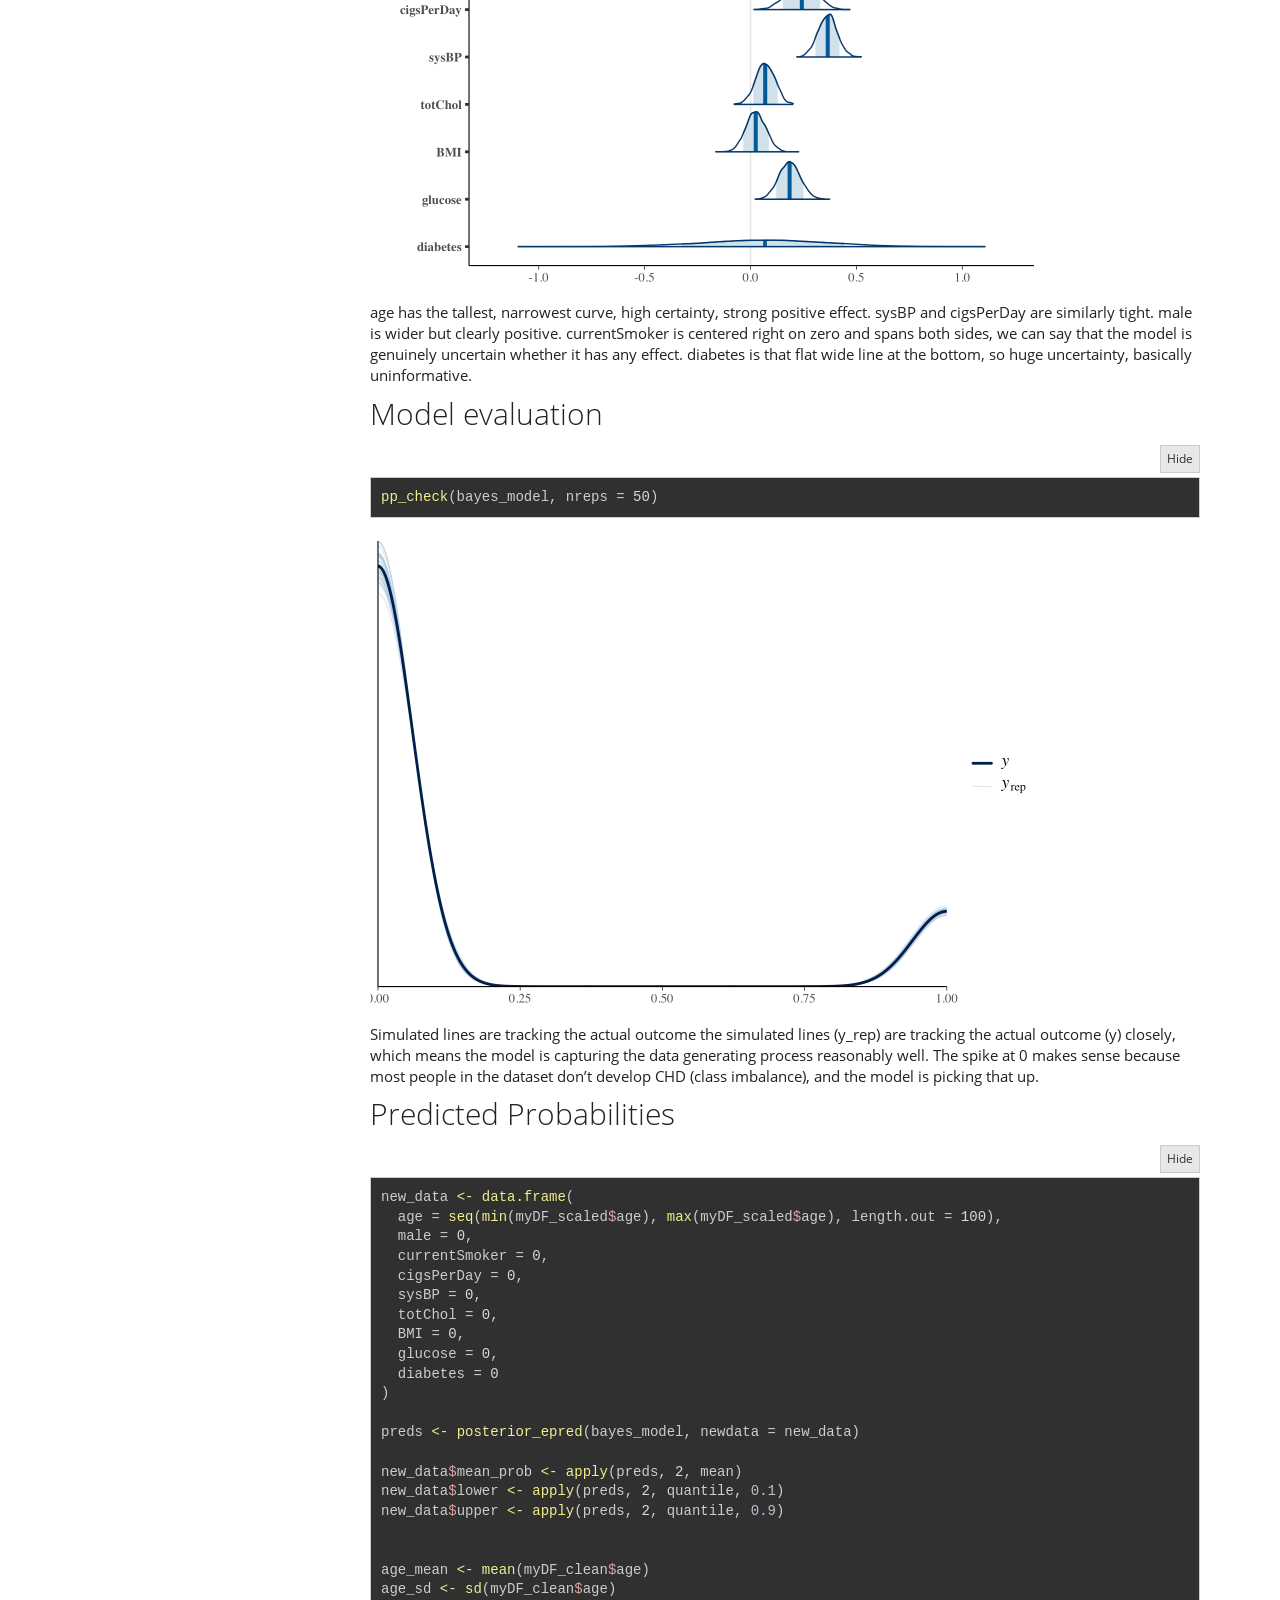
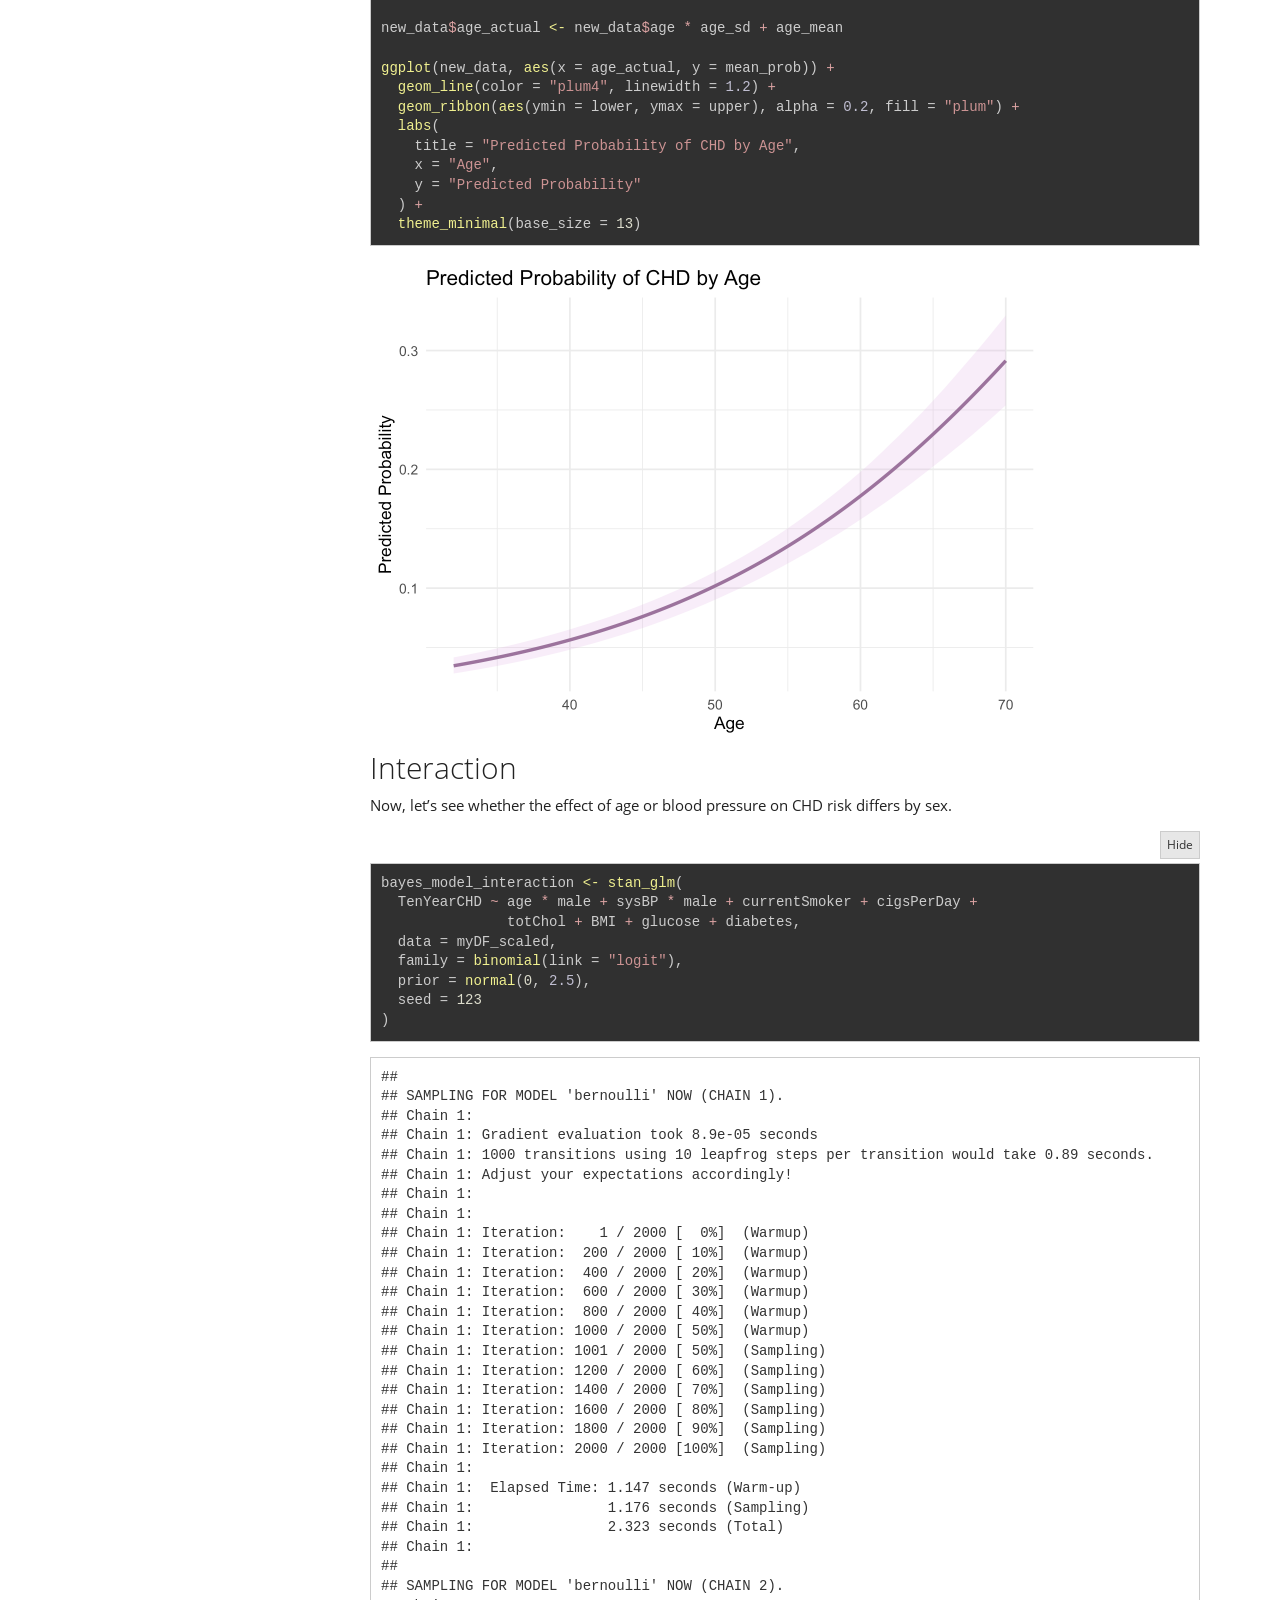
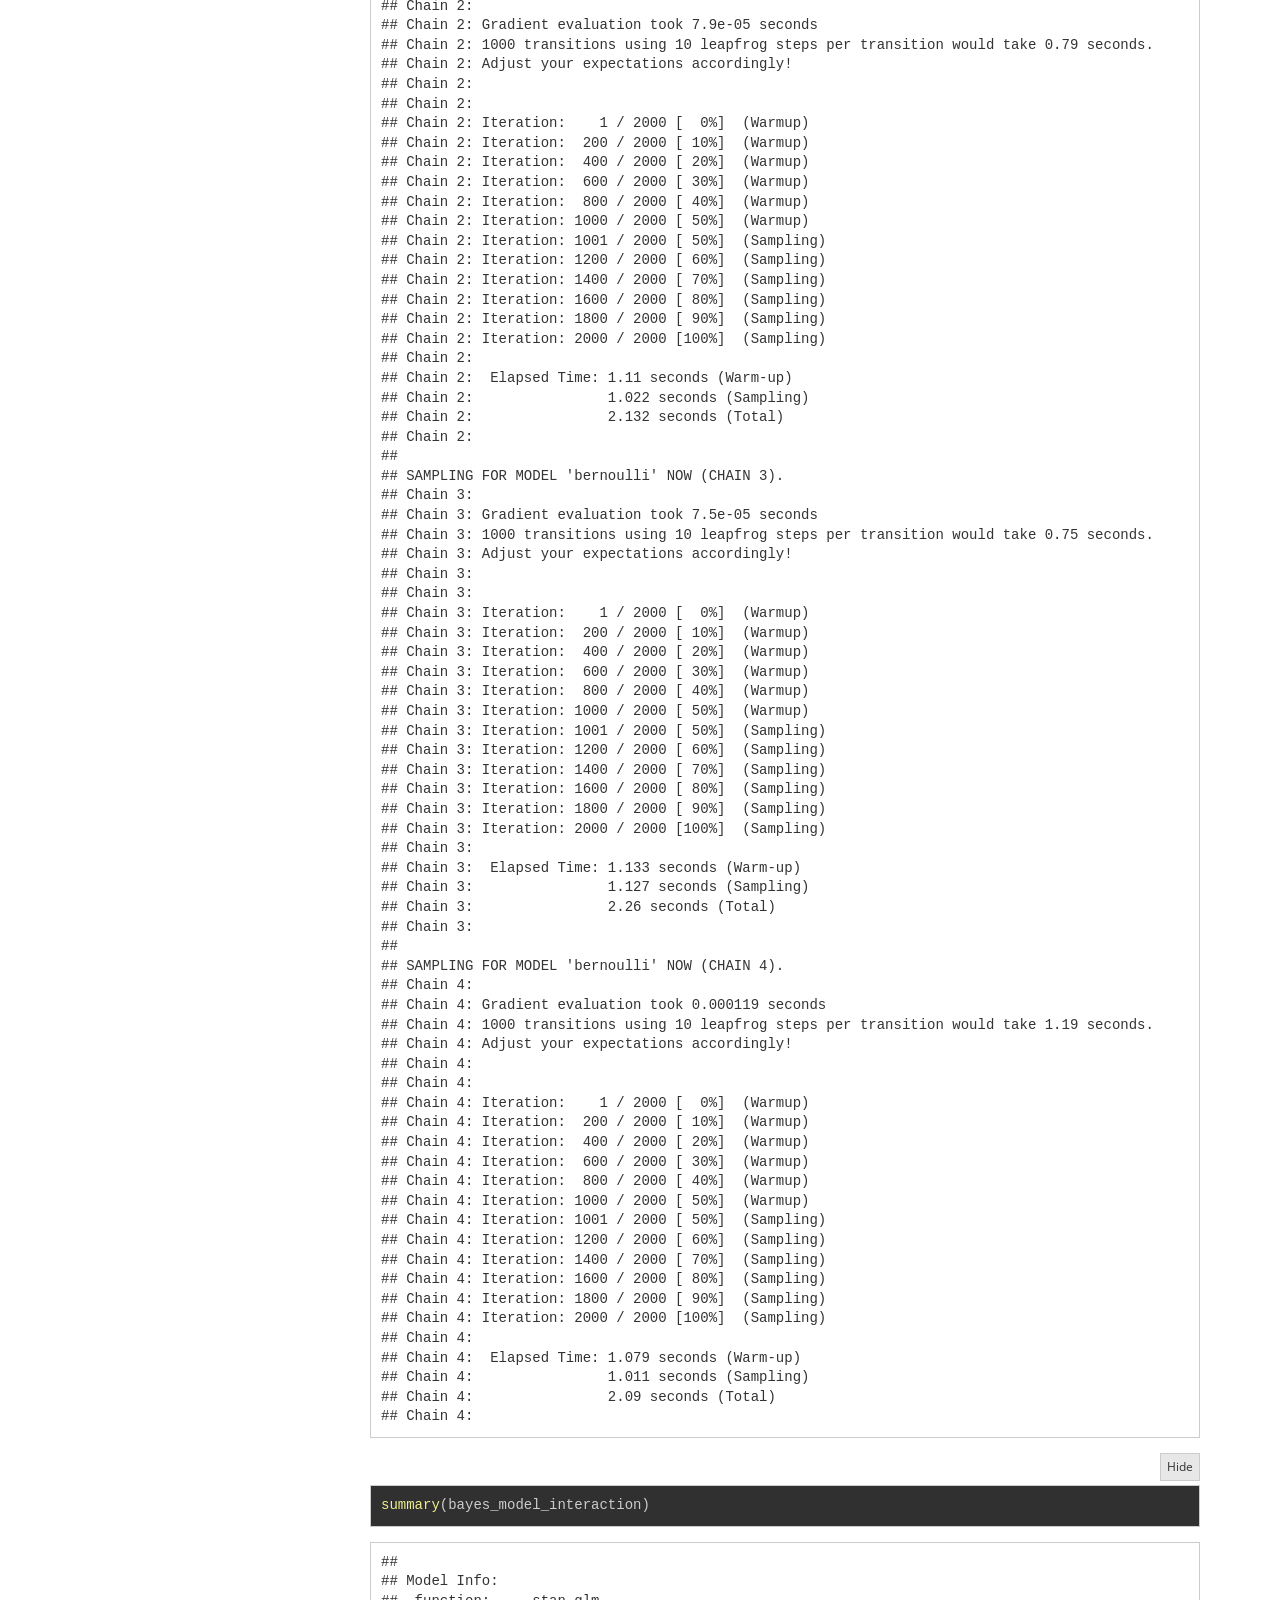
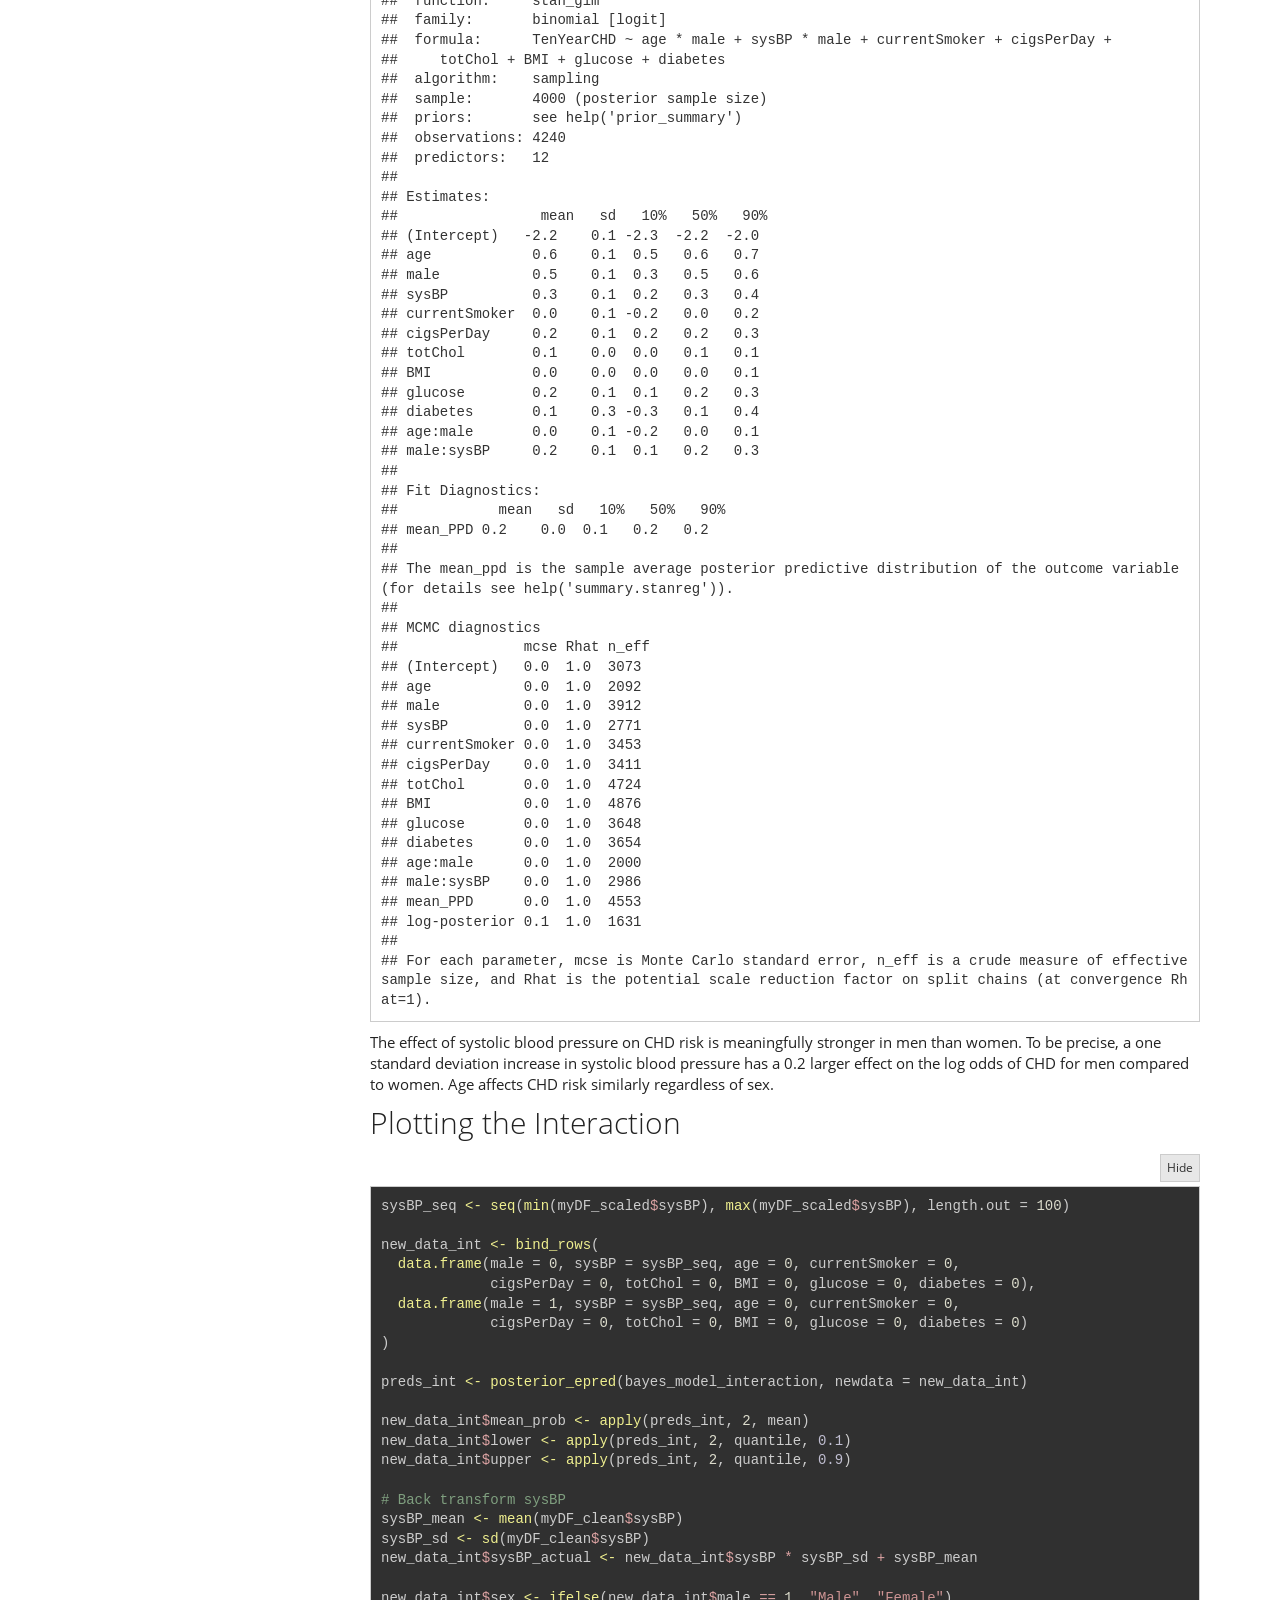
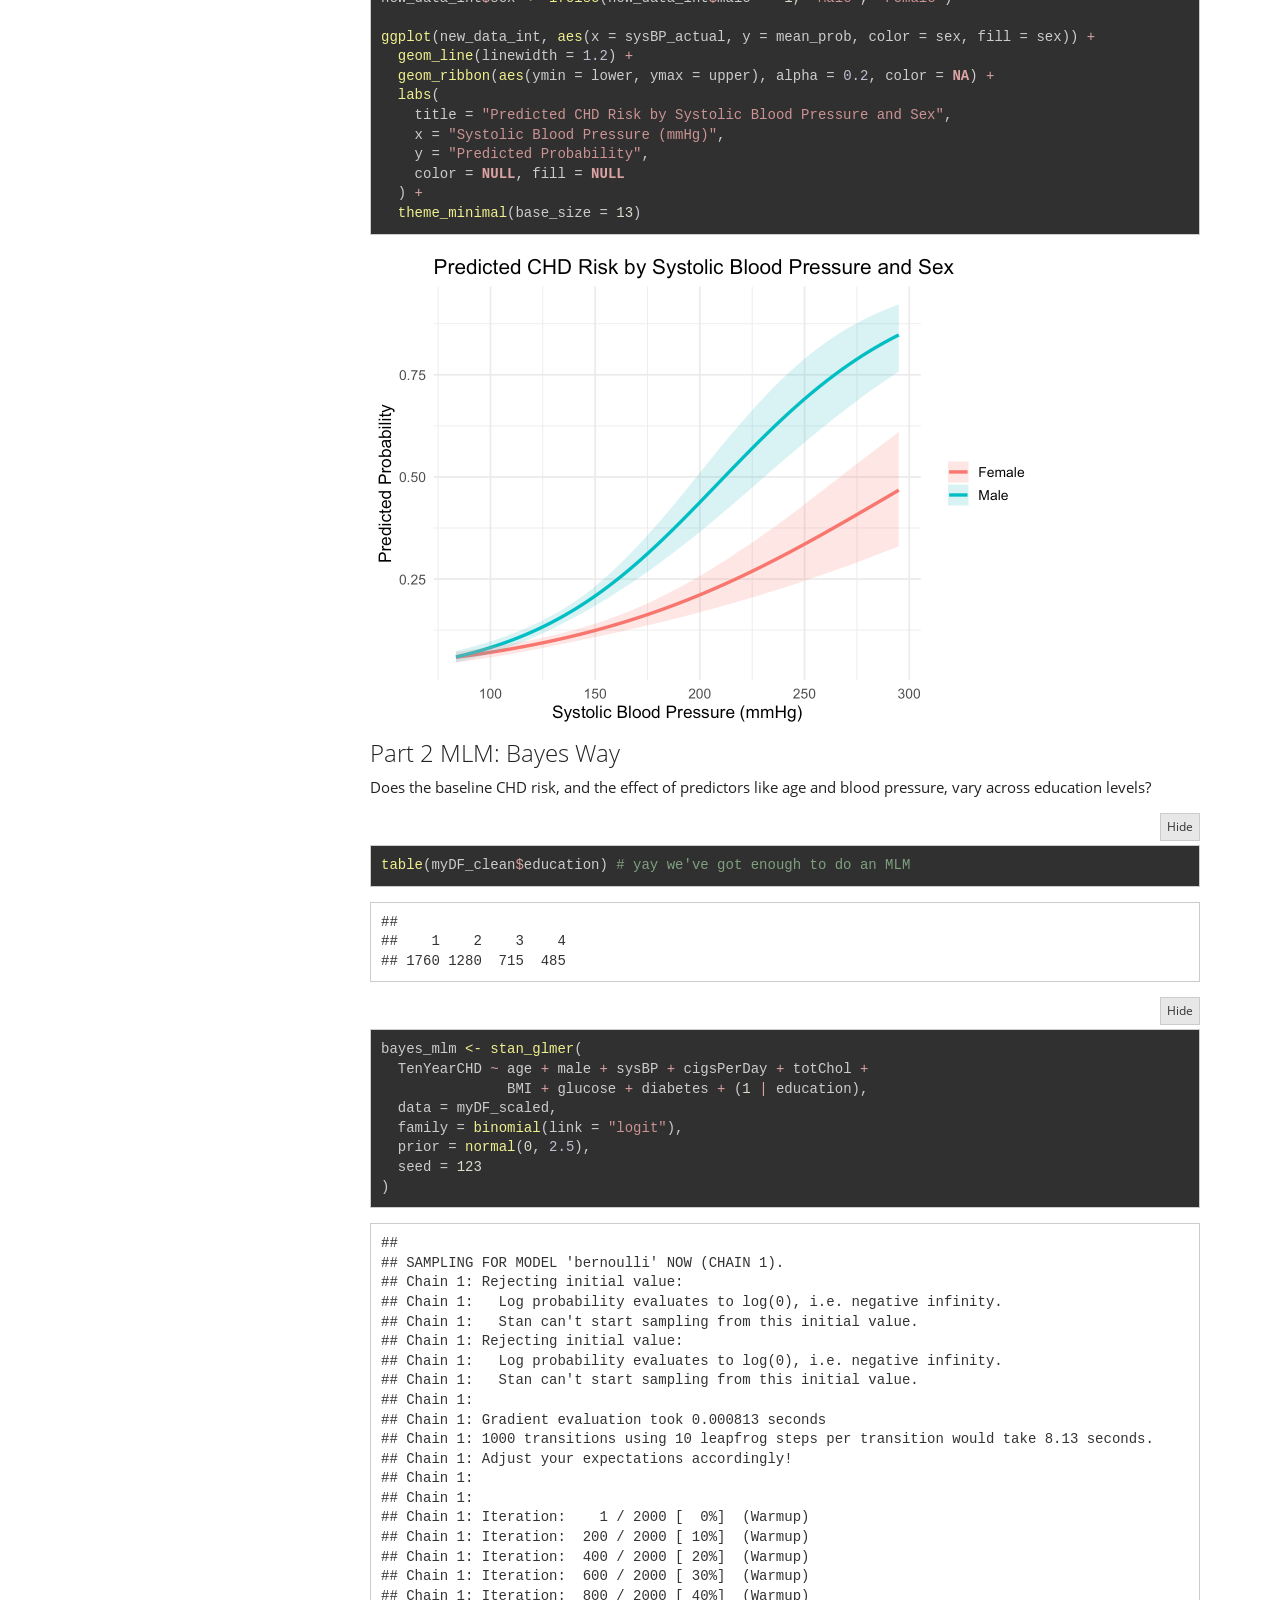
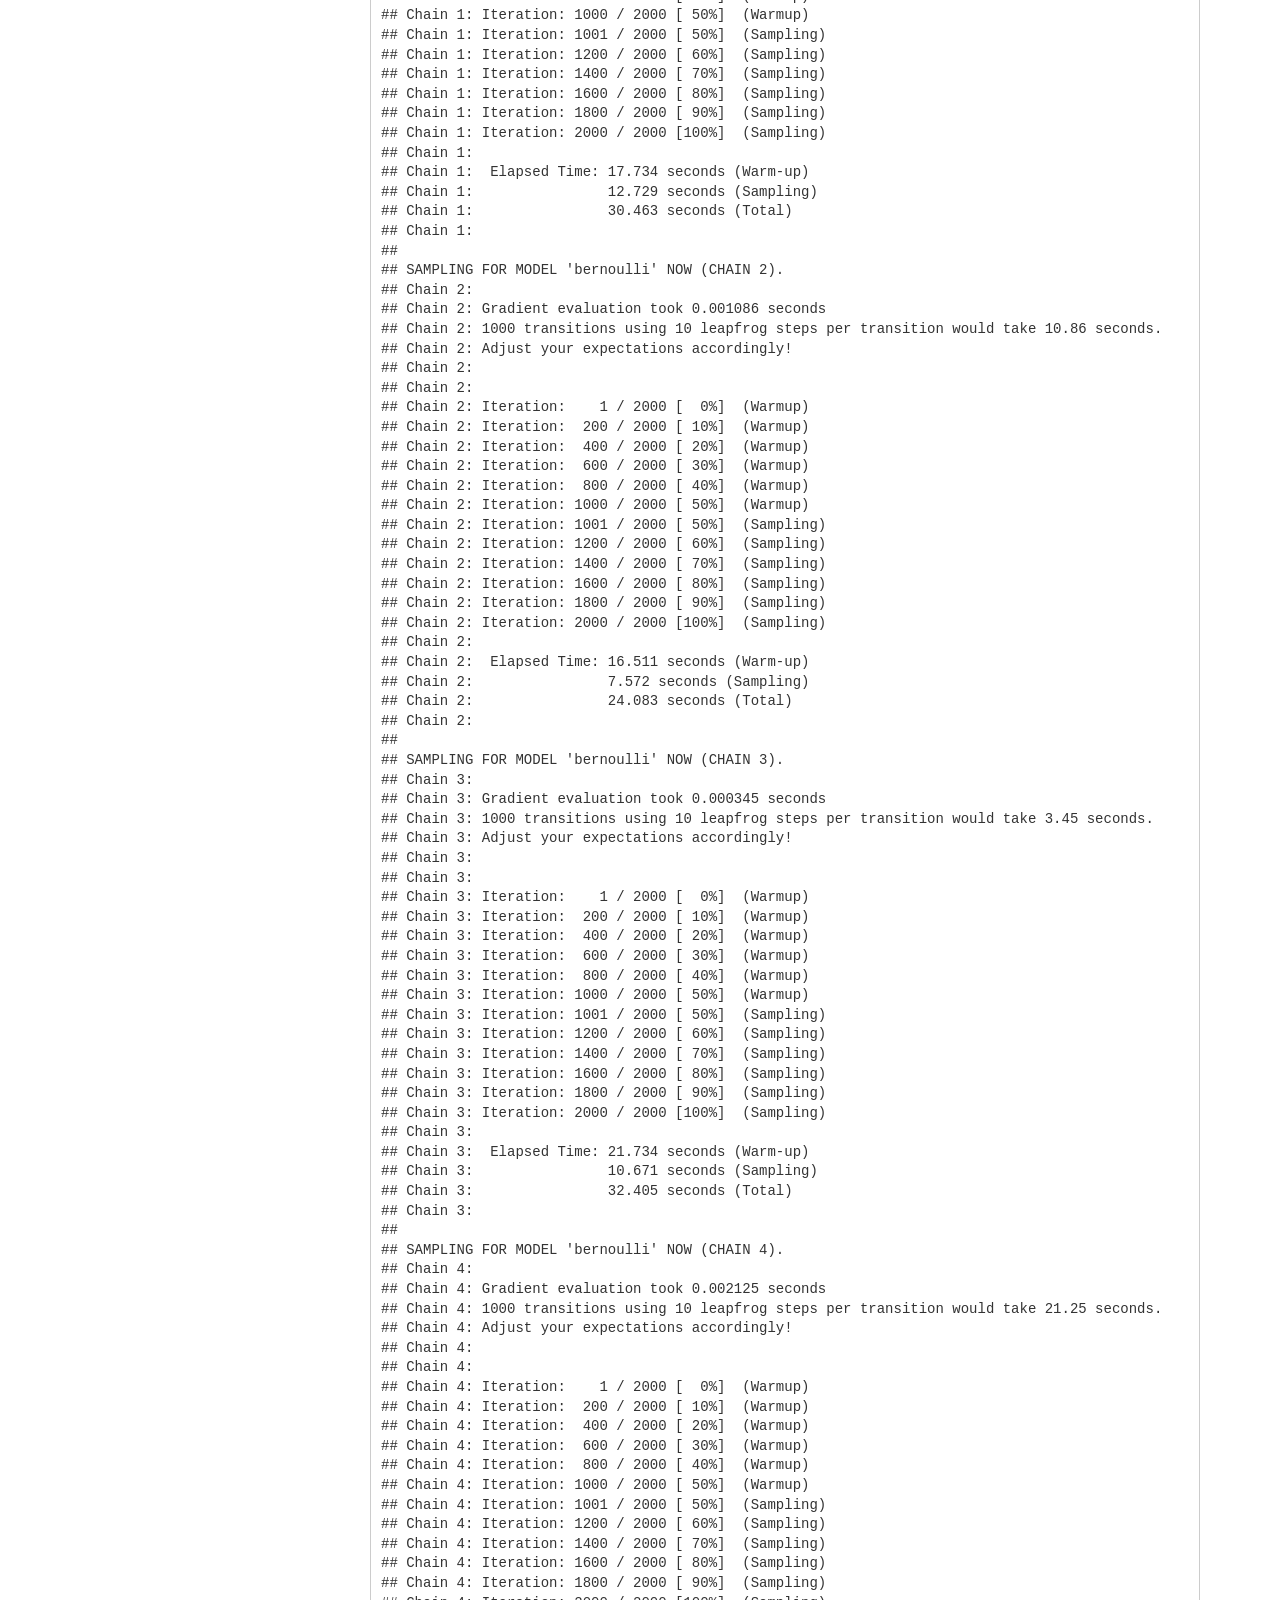
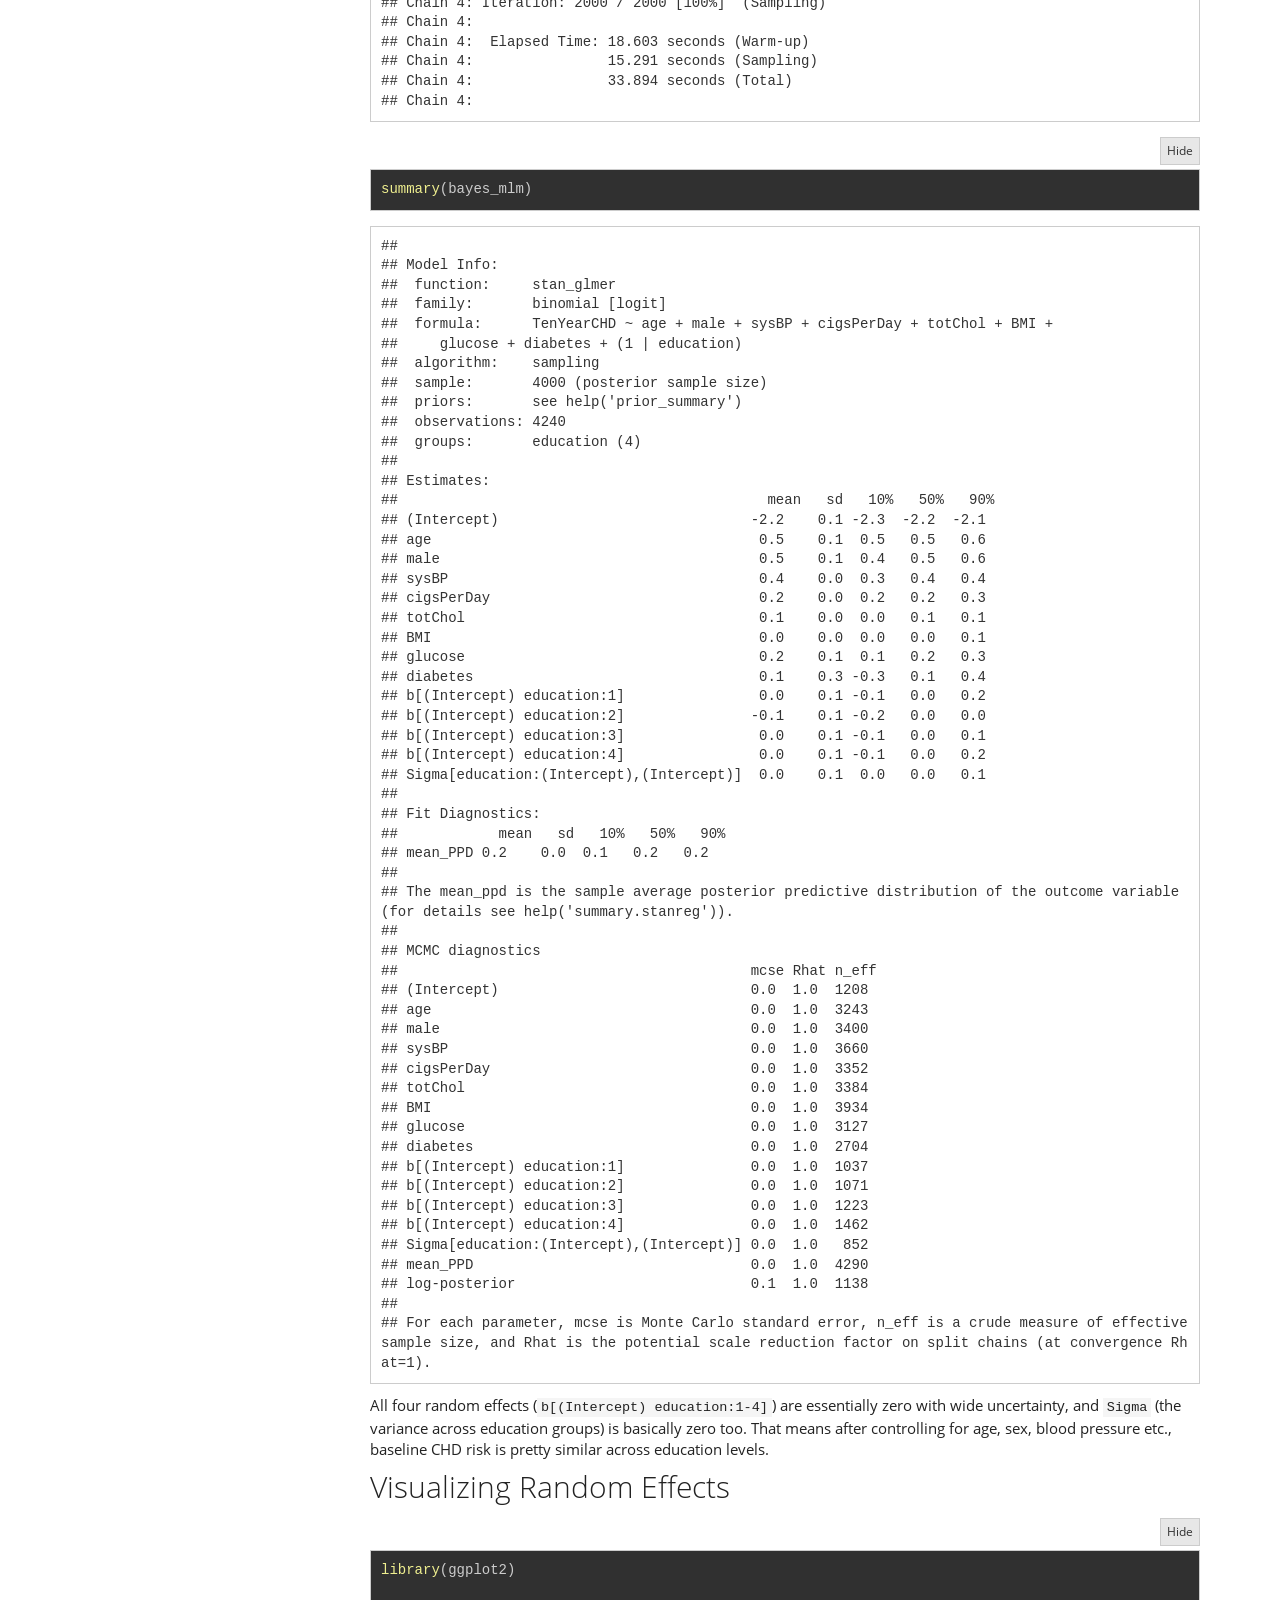
<file: docs/p05.html>
<!DOCTYPE html>

<html>

<head>

<meta charset="utf-8" />
<meta name="generator" content="pandoc" />
<meta http-equiv="X-UA-Compatible" content="IE=EDGE" />



<meta name="date" content="2026-04-01" />

<title>Portfolio 5</title>

<script src="site_libs/header-attrs-2.30/header-attrs.js"></script>
<script src="site_libs/jquery-3.6.0/jquery-3.6.0.min.js"></script>
<meta name="viewport" content="width=device-width, initial-scale=1" />
<link href="site_libs/bootstrap-3.3.5/css/yeti.min.css" rel="stylesheet" />
<script src="site_libs/bootstrap-3.3.5/js/bootstrap.min.js"></script>
<script src="site_libs/bootstrap-3.3.5/shim/html5shiv.min.js"></script>
<script src="site_libs/bootstrap-3.3.5/shim/respond.min.js"></script>
<style>h1 {font-size: 34px;}
       h1.title {font-size: 38px;}
       h2 {font-size: 30px;}
       h3 {font-size: 24px;}
       h4 {font-size: 18px;}
       h5 {font-size: 16px;}
       h6 {font-size: 12px;}
       code {color: inherit; background-color: rgba(0, 0, 0, 0.04);}
       pre:not([class]) { background-color: white }</style>
<script src="site_libs/jqueryui-1.13.2/jquery-ui.min.js"></script>
<link href="site_libs/tocify-1.9.1/jquery.tocify.css" rel="stylesheet" />
<script src="site_libs/tocify-1.9.1/jquery.tocify.js"></script>
<script src="site_libs/navigation-1.1/tabsets.js"></script>
<script src="site_libs/navigation-1.1/codefolding.js"></script>

<style type="text/css">
  code{white-space: pre-wrap;}
  span.smallcaps{font-variant: small-caps;}
  span.underline{text-decoration: underline;}
  div.column{display: inline-block; vertical-align: top; width: 50%;}
  div.hanging-indent{margin-left: 1.5em; text-indent: -1.5em;}
  ul.task-list{list-style: none;}
    </style>



<style type="text/css">
  code {
    white-space: pre;
  }
  .sourceCode {
    overflow: visible;
  }
</style>
<style type="text/css" data-origin="pandoc">
html { -webkit-text-size-adjust: 100%; }
pre > code.sourceCode { white-space: pre; position: relative; }
pre > code.sourceCode > span { display: inline-block; line-height: 1.25; }
pre > code.sourceCode > span:empty { height: 1.2em; }
.sourceCode { overflow: visible; }
code.sourceCode > span { color: inherit; text-decoration: inherit; }
div.sourceCode { margin: 1em 0; }
pre.sourceCode { margin: 0; }
@media screen {
div.sourceCode { overflow: auto; }
}
@media print {
pre > code.sourceCode { white-space: pre-wrap; }
pre > code.sourceCode > span { text-indent: -5em; padding-left: 5em; }
}
pre.numberSource code
  { counter-reset: source-line 0; }
pre.numberSource code > span
  { position: relative; left: -4em; counter-increment: source-line; }
pre.numberSource code > span > a:first-child::before
  { content: counter(source-line);
    position: relative; left: -1em; text-align: right; vertical-align: baseline;
    border: none; display: inline-block;
    -webkit-touch-callout: none; -webkit-user-select: none;
    -khtml-user-select: none; -moz-user-select: none;
    -ms-user-select: none; user-select: none;
    padding: 0 4px; width: 4em;
  }
pre.numberSource { margin-left: 3em;  padding-left: 4px; }
div.sourceCode
  { color: #cccccc; background-color: #303030; }
@media screen {
pre > code.sourceCode > span > a:first-child::before { text-decoration: underline; }
}
code span.al { color: #ffcfaf; } /* Alert */
code span.an { color: #7f9f7f; font-weight: bold; } /* Annotation */
code span.at { } /* Attribute */
code span.bn { color: #dca3a3; } /* BaseN */
code span.bu { } /* BuiltIn */
code span.cf { color: #f0dfaf; } /* ControlFlow */
code span.ch { color: #dca3a3; } /* Char */
code span.cn { color: #dca3a3; font-weight: bold; } /* Constant */
code span.co { color: #7f9f7f; } /* Comment */
code span.cv { color: #7f9f7f; font-weight: bold; } /* CommentVar */
code span.do { color: #7f9f7f; } /* Documentation */
code span.dt { color: #dfdfbf; } /* DataType */
code span.dv { color: #dcdccc; } /* DecVal */
code span.er { color: #c3bf9f; } /* Error */
code span.ex { } /* Extension */
code span.fl { color: #c0bed1; } /* Float */
code span.fu { color: #efef8f; } /* Function */
code span.im { } /* Import */
code span.in { color: #7f9f7f; font-weight: bold; } /* Information */
code span.kw { color: #f0dfaf; } /* Keyword */
code span.op { color: #f0efd0; } /* Operator */
code span.ot { color: #efef8f; } /* Other */
code span.pp { color: #ffcfaf; font-weight: bold; } /* Preprocessor */
code span.sc { color: #dca3a3; } /* SpecialChar */
code span.ss { color: #cc9393; } /* SpecialString */
code span.st { color: #cc9393; } /* String */
code span.va { } /* Variable */
code span.vs { color: #cc9393; } /* VerbatimString */
code span.wa { color: #7f9f7f; font-weight: bold; } /* Warning */

.sourceCode .row {
  width: 100%;
}
.sourceCode {
  overflow-x: auto;
}
.code-folding-btn {
  margin-right: -30px;
}
</style>
<script>
// apply pandoc div.sourceCode style to pre.sourceCode instead
(function() {
  var sheets = document.styleSheets;
  for (var i = 0; i < sheets.length; i++) {
    if (sheets[i].ownerNode.dataset["origin"] !== "pandoc") continue;
    try { var rules = sheets[i].cssRules; } catch (e) { continue; }
    var j = 0;
    while (j < rules.length) {
      var rule = rules[j];
      // check if there is a div.sourceCode rule
      if (rule.type !== rule.STYLE_RULE || rule.selectorText !== "div.sourceCode") {
        j++;
        continue;
      }
      var style = rule.style.cssText;
      // check if color or background-color is set
      if (rule.style.color === '' && rule.style.backgroundColor === '') {
        j++;
        continue;
      }
      // replace div.sourceCode by a pre.sourceCode rule
      sheets[i].deleteRule(j);
      sheets[i].insertRule('pre.sourceCode{' + style + '}', j);
    }
  }
})();
</script>







<style type = "text/css">
.main-container {
  max-width: 940px;
  margin-left: auto;
  margin-right: auto;
}
img {
  max-width:100%;
}
.tabbed-pane {
  padding-top: 12px;
}
.html-widget {
  margin-bottom: 20px;
}
button.code-folding-btn:focus {
  outline: none;
}
summary {
  display: list-item;
}
details > summary > p:only-child {
  display: inline;
}
pre code {
  padding: 0;
}
</style>


<style type="text/css">
.dropdown-submenu {
  position: relative;
}
.dropdown-submenu>.dropdown-menu {
  top: 0;
  left: 100%;
  margin-top: -6px;
  margin-left: -1px;
  border-radius: 0 6px 6px 6px;
}
.dropdown-submenu:hover>.dropdown-menu {
  display: block;
}
.dropdown-submenu>a:after {
  display: block;
  content: " ";
  float: right;
  width: 0;
  height: 0;
  border-color: transparent;
  border-style: solid;
  border-width: 5px 0 5px 5px;
  border-left-color: #cccccc;
  margin-top: 5px;
  margin-right: -10px;
}
.dropdown-submenu:hover>a:after {
  border-left-color: #adb5bd;
}
.dropdown-submenu.pull-left {
  float: none;
}
.dropdown-submenu.pull-left>.dropdown-menu {
  left: -100%;
  margin-left: 10px;
  border-radius: 6px 0 6px 6px;
}
</style>

<script type="text/javascript">
// manage active state of menu based on current page
$(document).ready(function () {
  // active menu anchor
  href = window.location.pathname
  href = href.substr(href.lastIndexOf('/') + 1)
  if (href === "")
    href = "index.html";
  var menuAnchor = $('a[href="' + href + '"]');

  // mark the anchor link active (and if it's in a dropdown, also mark that active)
  var dropdown = menuAnchor.closest('li.dropdown');
  if (window.bootstrap) { // Bootstrap 4+
    menuAnchor.addClass('active');
    dropdown.find('> .dropdown-toggle').addClass('active');
  } else { // Bootstrap 3
    menuAnchor.parent().addClass('active');
    dropdown.addClass('active');
  }

  // Navbar adjustments
  var navHeight = $(".navbar").first().height() + 15;
  var style = document.createElement('style');
  var pt = "padding-top: " + navHeight + "px; ";
  var mt = "margin-top: -" + navHeight + "px; ";
  var css = "";
  // offset scroll position for anchor links (for fixed navbar)
  for (var i = 1; i <= 6; i++) {
    css += ".section h" + i + "{ " + pt + mt + "}\n";
  }
  style.innerHTML = "body {" + pt + "padding-bottom: 40px; }\n" + css;
  document.head.appendChild(style);
});
</script>

<!-- tabsets -->

<style type="text/css">
.tabset-dropdown > .nav-tabs {
  display: inline-table;
  max-height: 500px;
  min-height: 44px;
  overflow-y: auto;
  border: 1px solid #ddd;
  border-radius: 4px;
}

.tabset-dropdown > .nav-tabs > li.active:before, .tabset-dropdown > .nav-tabs.nav-tabs-open:before {
  content: "\e259";
  font-family: 'Glyphicons Halflings';
  display: inline-block;
  padding: 10px;
  border-right: 1px solid #ddd;
}

.tabset-dropdown > .nav-tabs.nav-tabs-open > li.active:before {
  content: "\e258";
  font-family: 'Glyphicons Halflings';
  border: none;
}

.tabset-dropdown > .nav-tabs > li.active {
  display: block;
}

.tabset-dropdown > .nav-tabs > li > a,
.tabset-dropdown > .nav-tabs > li > a:focus,
.tabset-dropdown > .nav-tabs > li > a:hover {
  border: none;
  display: inline-block;
  border-radius: 4px;
  background-color: transparent;
}

.tabset-dropdown > .nav-tabs.nav-tabs-open > li {
  display: block;
  float: none;
}

.tabset-dropdown > .nav-tabs > li {
  display: none;
}
</style>

<!-- code folding -->
<style type="text/css">
.code-folding-btn { margin-bottom: 4px; }
</style>



<style type="text/css">

#TOC {
  margin: 25px 0px 20px 0px;
}
@media (max-width: 768px) {
#TOC {
  position: relative;
  width: 100%;
}
}

@media print {
.toc-content {
  /* see https://github.com/w3c/csswg-drafts/issues/4434 */
  float: right;
}
}

.toc-content {
  padding-left: 30px;
  padding-right: 40px;
}

div.main-container {
  max-width: 1200px;
}

div.tocify {
  width: 20%;
  max-width: 260px;
  max-height: 85%;
}

@media (min-width: 768px) and (max-width: 991px) {
  div.tocify {
    width: 25%;
  }
}

@media (max-width: 767px) {
  div.tocify {
    width: 100%;
    max-width: none;
  }
}

.tocify ul, .tocify li {
  line-height: 20px;
}

.tocify-subheader .tocify-item {
  font-size: 0.90em;
}

.tocify .list-group-item {
  border-radius: 0px;
}


</style>



</head>

<body>


<div class="container-fluid main-container">


<!-- setup 3col/9col grid for toc_float and main content  -->
<div class="row">
<div class="col-xs-12 col-sm-4 col-md-3">
<div id="TOC" class="tocify">
</div>
</div>

<div class="toc-content col-xs-12 col-sm-8 col-md-9">




<div class="navbar navbar-default  navbar-fixed-top" role="navigation">
  <div class="container">
    <div class="navbar-header">
      <button type="button" class="navbar-toggle collapsed" data-toggle="collapse" data-bs-toggle="collapse" data-target="#navbar" data-bs-target="#navbar">
        <span class="icon-bar"></span>
        <span class="icon-bar"></span>
        <span class="icon-bar"></span>
      </button>
      <a class="navbar-brand" href="index.html">Portfolio</a>
    </div>
    <div id="navbar" class="navbar-collapse collapse">
      <ul class="nav navbar-nav">
        <li>
  <a href="index.html">Home</a>
</li>
<li>
  <a href="about.html">About</a>
</li>
<li>
  <a href="p01.html">Portfolio 1</a>
</li>
<li>
  <a href="p02.html">Portfolio 2</a>
</li>
<li>
  <a href="p03.html">Portfolio 3</a>
</li>
<li>
  <a href="p04.html">Portfolio 4</a>
</li>
<li>
  <a href="p05.html">Portfolio 5</a>
</li>
<li>
  <a href="p06.html">Portfolio 6</a>
</li>
<li>
  <a href="p07.html">Portfolio 7</a>
</li>
<li>
  <a href="p08.html">Portfolio 8</a>
</li>
<li>
  <a href="p09.html">Portfolio 9</a>
</li>
<li>
  <a href="p10.html">Portfolio 10</a>
</li>
      </ul>
      <ul class="nav navbar-nav navbar-right">
        
      </ul>
    </div><!--/.nav-collapse -->
  </div><!--/.container -->
</div><!--/.navbar -->

<div id="header">

<div class="btn-group pull-right float-right">
<button type="button" class="btn btn-default btn-xs btn-secondary btn-sm dropdown-toggle" data-toggle="dropdown" data-bs-toggle="dropdown" aria-haspopup="true" aria-expanded="false"><span>Code</span> <span class="caret"></span></button>
<ul class="dropdown-menu dropdown-menu-right" style="min-width: 50px;">
<li><a id="rmd-show-all-code" href="#">Show All Code</a></li>
<li><a id="rmd-hide-all-code" href="#">Hide All Code</a></li>
</ul>
</div>



<h1 class="title toc-ignore">Portfolio 5</h1>
<h4 class="date">2026-04-01</h4>

</div>


<div id="bayesian-modeling-using-the-framingham-heart-study-dataset"
class="section level1">
<h1>Bayesian Modeling Using the Framingham Heart Study Dataset</h1>
<p><strong>Data Source:</strong> Noeyislearning. (n.d.). <em>Framingham
heart study dataset</em>. Kaggle. <a
href="https://www.kaggle.com/datasets/noeyislearning/framingham-heart-study"
class="uri">https://www.kaggle.com/datasets/noeyislearning/framingham-heart-study</a></p>
<p><strong>Original Study:</strong> Dawber, T. R., Meadors, G. F., &amp;
Moore, F. E. (1951). Epidemiological approaches to heart disease: The
Framingham Heart Study. <em>American Journal of Public Health,
41</em>(3), 279–286.</p>
<p><strong>About:</strong> “The Framingham Heart Study Dataset is a
comprehensive collection of patient information from an ongoing
cardiovascular study in Framingham, Massachusetts. The dataset aims to
predict the 10-year risk of future coronary heart disease (CHD) in
patients based on various health attributes. It includes over 4,000
records and 15 attributes, making it a valuable resource for researchers
and data scientists working on predictive modeling in healthcare,”
(Noeyislearning, n.d.).</p>
<div id="set-up" class="section level3">
<h3>Set Up</h3>
<details>
<summary>
See the code output for a brief summary of the data
</summary>
<div class="sourceCode" id="cb1"><pre class="sourceCode r"><code class="sourceCode r"><span id="cb1-1"><a href="#cb1-1" tabindex="-1"></a></span>
<span id="cb1-2"><a href="#cb1-2" tabindex="-1"></a><span class="st">```</span><span class="at"> r</span></span>
<span id="cb1-3"><a href="#cb1-3" tabindex="-1"></a><span class="at">glimpse(myDF)</span></span>
<span id="cb1-4"><a href="#cb1-4" tabindex="-1"></a><span class="st">```</span></span>
<span id="cb1-5"><a href="#cb1-5" tabindex="-1"></a></span>
<span id="cb1-6"><a href="#cb1-6" tabindex="-1"></a><span class="st">```</span></span>
<span id="cb1-7"><a href="#cb1-7" tabindex="-1"></a><span class="at">## Rows: 4,240</span></span>
<span id="cb1-8"><a href="#cb1-8" tabindex="-1"></a><span class="at">## Columns: 16</span></span>
<span id="cb1-9"><a href="#cb1-9" tabindex="-1"></a><span class="at">## $ male            &lt;int&gt; 1, 0, 1, 0, 0, 0, 0, 0, 1, 1, 0, 0, 1, 0, 0, 0, 1, 0, …</span></span>
<span id="cb1-10"><a href="#cb1-10" tabindex="-1"></a><span class="at">## $ age             &lt;int&gt; 39, 46, 48, 61, 46, 43, 63, 45, 52, 43, 50, 43, 46, 41…</span></span>
<span id="cb1-11"><a href="#cb1-11" tabindex="-1"></a><span class="at">## $ education       &lt;int&gt; 4, 2, 1, 3, 3, 2, 1, 2, 1, 1, 1, 2, 1, 3, 2, 2, 3, 2, …</span></span>
<span id="cb1-12"><a href="#cb1-12" tabindex="-1"></a><span class="at">## $ currentSmoker   &lt;int&gt; 0, 0, 1, 1, 1, 0, 0, 1, 0, 1, 0, 0, 1, 0, 1, 1, 1, 1, …</span></span>
<span id="cb1-13"><a href="#cb1-13" tabindex="-1"></a><span class="at">## $ cigsPerDay      &lt;int&gt; 0, 0, 20, 30, 23, 0, 0, 20, 0, 30, 0, 0, 15, 0, 9, 20,…</span></span>
<span id="cb1-14"><a href="#cb1-14" tabindex="-1"></a><span class="at">## $ BPMeds          &lt;int&gt; 0, 0, 0, 0, 0, 0, 0, 0, 0, 0, 0, 0, 0, 1, 0, 0, 0, 0, …</span></span>
<span id="cb1-15"><a href="#cb1-15" tabindex="-1"></a><span class="at">## $ prevalentStroke &lt;int&gt; 0, 0, 0, 0, 0, 0, 0, 0, 0, 0, 0, 0, 0, 0, 0, 0, 0, 0, …</span></span>
<span id="cb1-16"><a href="#cb1-16" tabindex="-1"></a><span class="at">## $ prevalentHyp    &lt;int&gt; 0, 0, 0, 1, 0, 1, 0, 0, 1, 1, 0, 0, 1, 1, 0, 1, 1, 0, …</span></span>
<span id="cb1-17"><a href="#cb1-17" tabindex="-1"></a><span class="at">## $ diabetes        &lt;int&gt; 0, 0, 0, 0, 0, 0, 0, 0, 0, 0, 0, 0, 0, 0, 0, 0, 0, 0, …</span></span>
<span id="cb1-18"><a href="#cb1-18" tabindex="-1"></a><span class="at">## $ totChol         &lt;int&gt; 195, 250, 245, 225, 285, 228, 205, 313, 260, 225, 254,…</span></span>
<span id="cb1-19"><a href="#cb1-19" tabindex="-1"></a><span class="at">## $ sysBP           &lt;dbl&gt; 106.0, 121.0, 127.5, 150.0, 130.0, 180.0, 138.0, 100.0…</span></span>
<span id="cb1-20"><a href="#cb1-20" tabindex="-1"></a><span class="at">## $ diaBP           &lt;dbl&gt; 70.0, 81.0, 80.0, 95.0, 84.0, 110.0, 71.0, 71.0, 89.0,…</span></span>
<span id="cb1-21"><a href="#cb1-21" tabindex="-1"></a><span class="at">## $ BMI             &lt;dbl&gt; 26.97, 28.73, 25.34, 28.58, 23.10, 30.30, 33.11, 21.68…</span></span>
<span id="cb1-22"><a href="#cb1-22" tabindex="-1"></a><span class="at">## $ heartRate       &lt;int&gt; 80, 95, 75, 65, 85, 77, 60, 79, 76, 93, 75, 72, 98, 65…</span></span>
<span id="cb1-23"><a href="#cb1-23" tabindex="-1"></a><span class="at">## $ glucose         &lt;int&gt; 77, 76, 70, 103, 85, 99, 85, 78, 79, 88, 76, 61, 64, 8…</span></span>
<span id="cb1-24"><a href="#cb1-24" tabindex="-1"></a><span class="at">## $ TenYearCHD      &lt;int&gt; 0, 0, 0, 1, 0, 0, 1, 0, 0, 0, 0, 0, 0, 0, 0, 1, 0, 1, …</span></span>
<span id="cb1-25"><a href="#cb1-25" tabindex="-1"></a><span class="st">```</span></span>
<span id="cb1-26"><a href="#cb1-26" tabindex="-1"></a></span>
<span id="cb1-27"><a href="#cb1-27" tabindex="-1"></a><span class="st">```</span><span class="at"> r</span></span>
<span id="cb1-28"><a href="#cb1-28" tabindex="-1"></a><span class="at">colSums(is.na(myDF)) </span></span>
<span id="cb1-29"><a href="#cb1-29" tabindex="-1"></a><span class="st">```</span></span>
<span id="cb1-30"><a href="#cb1-30" tabindex="-1"></a></span>
<span id="cb1-31"><a href="#cb1-31" tabindex="-1"></a><span class="st">```</span></span>
<span id="cb1-32"><a href="#cb1-32" tabindex="-1"></a><span class="at">##            male             age       education   currentSmoker      cigsPerDay </span></span>
<span id="cb1-33"><a href="#cb1-33" tabindex="-1"></a><span class="at">##               0               0             105               0              29 </span></span>
<span id="cb1-34"><a href="#cb1-34" tabindex="-1"></a><span class="at">##          BPMeds prevalentStroke    prevalentHyp        diabetes         totChol </span></span>
<span id="cb1-35"><a href="#cb1-35" tabindex="-1"></a><span class="at">##              53               0               0               0              50 </span></span>
<span id="cb1-36"><a href="#cb1-36" tabindex="-1"></a><span class="at">##           sysBP           diaBP             BMI       heartRate         glucose </span></span>
<span id="cb1-37"><a href="#cb1-37" tabindex="-1"></a><span class="at">##               0               0              19               1             388 </span></span>
<span id="cb1-38"><a href="#cb1-38" tabindex="-1"></a><span class="at">##      TenYearCHD </span></span>
<span id="cb1-39"><a href="#cb1-39" tabindex="-1"></a><span class="at">##               0</span></span>
<span id="cb1-40"><a href="#cb1-40" tabindex="-1"></a><span class="st">```</span></span>
<span id="cb1-41"><a href="#cb1-41" tabindex="-1"></a></span>
<span id="cb1-42"><a href="#cb1-42" tabindex="-1"></a><span class="st">```</span><span class="at"> r</span></span>
<span id="cb1-43"><a href="#cb1-43" tabindex="-1"></a><span class="at"># we&#39;re missing a lot of glucose data, so let&#39;s do a multiple imputation with the mice package</span></span>
<span id="cb1-44"><a href="#cb1-44" tabindex="-1"></a></span>
<span id="cb1-45"><a href="#cb1-45" tabindex="-1"></a><span class="at">imputed &lt;- mice(myDF, m = 5, method = &quot;pmm&quot;, seed = 123, printFlag = FALSE)</span></span>
<span id="cb1-46"><a href="#cb1-46" tabindex="-1"></a><span class="at">myDF_clean &lt;- complete(imputed, 1)</span></span>
<span id="cb1-47"><a href="#cb1-47" tabindex="-1"></a></span>
<span id="cb1-48"><a href="#cb1-48" tabindex="-1"></a><span class="at"># no more NAs</span></span>
<span id="cb1-49"><a href="#cb1-49" tabindex="-1"></a><span class="at">colSums(is.na(myDF_clean))</span></span>
<span id="cb1-50"><a href="#cb1-50" tabindex="-1"></a><span class="st">```</span></span>
<span id="cb1-51"><a href="#cb1-51" tabindex="-1"></a></span>
<span id="cb1-52"><a href="#cb1-52" tabindex="-1"></a><span class="st">```</span></span>
<span id="cb1-53"><a href="#cb1-53" tabindex="-1"></a><span class="at">##            male             age       education   currentSmoker      cigsPerDay </span></span>
<span id="cb1-54"><a href="#cb1-54" tabindex="-1"></a><span class="at">##               0               0               0               0               0 </span></span>
<span id="cb1-55"><a href="#cb1-55" tabindex="-1"></a><span class="at">##          BPMeds prevalentStroke    prevalentHyp        diabetes         totChol </span></span>
<span id="cb1-56"><a href="#cb1-56" tabindex="-1"></a><span class="at">##               0               0               0               0               0 </span></span>
<span id="cb1-57"><a href="#cb1-57" tabindex="-1"></a><span class="at">##           sysBP           diaBP             BMI       heartRate         glucose </span></span>
<span id="cb1-58"><a href="#cb1-58" tabindex="-1"></a><span class="at">##               0               0               0               0               0 </span></span>
<span id="cb1-59"><a href="#cb1-59" tabindex="-1"></a><span class="at">##      TenYearCHD </span></span>
<span id="cb1-60"><a href="#cb1-60" tabindex="-1"></a><span class="at">##               0</span></span>
<span id="cb1-61"><a href="#cb1-61" tabindex="-1"></a><span class="st">```</span></span></code></pre></div>
</details>
<p>Note that m = 5 creates 5 imputed datasets, pmm is the predictive
mean matching (which works well for continuous and count variables).
While <code>completed(imputed, 1)</code> pulls the first of the 5
datasets to use for modeling, I’m only going to run my models on one
dataset instead of pooling results for simplicity.</p>
</div>
<div
id="part-1-running-a-simple-bayesian-logistic-regression-to-predict-tenyearchd"
class="section level3">
<h3>Part 1: Running a simple bayesian logistic regression to predict
TenYearCHD</h3>
<p>Here, stan is fitting the model using MCMC modeling. We’ll also take
a peak at the posterior distributions</p>
<div class="sourceCode" id="cb2"><pre class="sourceCode r"><code class="sourceCode r"><span id="cb2-1"><a href="#cb2-1" tabindex="-1"></a><span class="co"># first scaling so the plot doesn&#39;t get dominated by one large variable  </span></span>
<span id="cb2-2"><a href="#cb2-2" tabindex="-1"></a>myDF_scaled <span class="ot">&lt;-</span> myDF_clean <span class="sc">%&gt;%</span></span>
<span id="cb2-3"><a href="#cb2-3" tabindex="-1"></a>  <span class="fu">mutate</span>(<span class="fu">across</span>(<span class="fu">c</span>(age, cigsPerDay, sysBP, totChol, BMI, glucose), scale))</span>
<span id="cb2-4"><a href="#cb2-4" tabindex="-1"></a></span>
<span id="cb2-5"><a href="#cb2-5" tabindex="-1"></a>bayes_model <span class="ot">&lt;-</span> <span class="fu">stan_glm</span>(</span>
<span id="cb2-6"><a href="#cb2-6" tabindex="-1"></a>  TenYearCHD <span class="sc">~</span> age <span class="sc">+</span> male <span class="sc">+</span> currentSmoker <span class="sc">+</span> cigsPerDay <span class="sc">+</span> </span>
<span id="cb2-7"><a href="#cb2-7" tabindex="-1"></a>               sysBP <span class="sc">+</span> totChol <span class="sc">+</span> BMI <span class="sc">+</span> glucose <span class="sc">+</span> diabetes,</span>
<span id="cb2-8"><a href="#cb2-8" tabindex="-1"></a>  <span class="at">data =</span> myDF_scaled,</span>
<span id="cb2-9"><a href="#cb2-9" tabindex="-1"></a>  <span class="at">family =</span> <span class="fu">binomial</span>(<span class="at">link =</span> <span class="st">&quot;logit&quot;</span>),</span>
<span id="cb2-10"><a href="#cb2-10" tabindex="-1"></a>  <span class="at">prior =</span> <span class="fu">normal</span>(<span class="dv">0</span>, <span class="fl">2.5</span>),</span>
<span id="cb2-11"><a href="#cb2-11" tabindex="-1"></a>  <span class="at">seed =</span> <span class="dv">123</span></span>
<span id="cb2-12"><a href="#cb2-12" tabindex="-1"></a>)</span></code></pre></div>
<pre><code>## 
## SAMPLING FOR MODEL &#39;bernoulli&#39; NOW (CHAIN 1).
## Chain 1: 
## Chain 1: Gradient evaluation took 0.000626 seconds
## Chain 1: 1000 transitions using 10 leapfrog steps per transition would take 6.26 seconds.
## Chain 1: Adjust your expectations accordingly!
## Chain 1: 
## Chain 1: 
## Chain 1: Iteration:    1 / 2000 [  0%]  (Warmup)
## Chain 1: Iteration:  200 / 2000 [ 10%]  (Warmup)
## Chain 1: Iteration:  400 / 2000 [ 20%]  (Warmup)
## Chain 1: Iteration:  600 / 2000 [ 30%]  (Warmup)
## Chain 1: Iteration:  800 / 2000 [ 40%]  (Warmup)
## Chain 1: Iteration: 1000 / 2000 [ 50%]  (Warmup)
## Chain 1: Iteration: 1001 / 2000 [ 50%]  (Sampling)
## Chain 1: Iteration: 1200 / 2000 [ 60%]  (Sampling)
## Chain 1: Iteration: 1400 / 2000 [ 70%]  (Sampling)
## Chain 1: Iteration: 1600 / 2000 [ 80%]  (Sampling)
## Chain 1: Iteration: 1800 / 2000 [ 90%]  (Sampling)
## Chain 1: Iteration: 2000 / 2000 [100%]  (Sampling)
## Chain 1: 
## Chain 1:  Elapsed Time: 0.878 seconds (Warm-up)
## Chain 1:                0.968 seconds (Sampling)
## Chain 1:                1.846 seconds (Total)
## Chain 1: 
## 
## SAMPLING FOR MODEL &#39;bernoulli&#39; NOW (CHAIN 2).
## Chain 2: 
## Chain 2: Gradient evaluation took 0.000139 seconds
## Chain 2: 1000 transitions using 10 leapfrog steps per transition would take 1.39 seconds.
## Chain 2: Adjust your expectations accordingly!
## Chain 2: 
## Chain 2: 
## Chain 2: Iteration:    1 / 2000 [  0%]  (Warmup)
## Chain 2: Iteration:  200 / 2000 [ 10%]  (Warmup)
## Chain 2: Iteration:  400 / 2000 [ 20%]  (Warmup)
## Chain 2: Iteration:  600 / 2000 [ 30%]  (Warmup)
## Chain 2: Iteration:  800 / 2000 [ 40%]  (Warmup)
## Chain 2: Iteration: 1000 / 2000 [ 50%]  (Warmup)
## Chain 2: Iteration: 1001 / 2000 [ 50%]  (Sampling)
## Chain 2: Iteration: 1200 / 2000 [ 60%]  (Sampling)
## Chain 2: Iteration: 1400 / 2000 [ 70%]  (Sampling)
## Chain 2: Iteration: 1600 / 2000 [ 80%]  (Sampling)
## Chain 2: Iteration: 1800 / 2000 [ 90%]  (Sampling)
## Chain 2: Iteration: 2000 / 2000 [100%]  (Sampling)
## Chain 2: 
## Chain 2:  Elapsed Time: 1.01 seconds (Warm-up)
## Chain 2:                0.916 seconds (Sampling)
## Chain 2:                1.926 seconds (Total)
## Chain 2: 
## 
## SAMPLING FOR MODEL &#39;bernoulli&#39; NOW (CHAIN 3).
## Chain 3: 
## Chain 3: Gradient evaluation took 6.9e-05 seconds
## Chain 3: 1000 transitions using 10 leapfrog steps per transition would take 0.69 seconds.
## Chain 3: Adjust your expectations accordingly!
## Chain 3: 
## Chain 3: 
## Chain 3: Iteration:    1 / 2000 [  0%]  (Warmup)
## Chain 3: Iteration:  200 / 2000 [ 10%]  (Warmup)
## Chain 3: Iteration:  400 / 2000 [ 20%]  (Warmup)
## Chain 3: Iteration:  600 / 2000 [ 30%]  (Warmup)
## Chain 3: Iteration:  800 / 2000 [ 40%]  (Warmup)
## Chain 3: Iteration: 1000 / 2000 [ 50%]  (Warmup)
## Chain 3: Iteration: 1001 / 2000 [ 50%]  (Sampling)
## Chain 3: Iteration: 1200 / 2000 [ 60%]  (Sampling)
## Chain 3: Iteration: 1400 / 2000 [ 70%]  (Sampling)
## Chain 3: Iteration: 1600 / 2000 [ 80%]  (Sampling)
## Chain 3: Iteration: 1800 / 2000 [ 90%]  (Sampling)
## Chain 3: Iteration: 2000 / 2000 [100%]  (Sampling)
## Chain 3: 
## Chain 3:  Elapsed Time: 0.852 seconds (Warm-up)
## Chain 3:                0.769 seconds (Sampling)
## Chain 3:                1.621 seconds (Total)
## Chain 3: 
## 
## SAMPLING FOR MODEL &#39;bernoulli&#39; NOW (CHAIN 4).
## Chain 4: 
## Chain 4: Gradient evaluation took 6.9e-05 seconds
## Chain 4: 1000 transitions using 10 leapfrog steps per transition would take 0.69 seconds.
## Chain 4: Adjust your expectations accordingly!
## Chain 4: 
## Chain 4: 
## Chain 4: Iteration:    1 / 2000 [  0%]  (Warmup)
## Chain 4: Iteration:  200 / 2000 [ 10%]  (Warmup)
## Chain 4: Iteration:  400 / 2000 [ 20%]  (Warmup)
## Chain 4: Iteration:  600 / 2000 [ 30%]  (Warmup)
## Chain 4: Iteration:  800 / 2000 [ 40%]  (Warmup)
## Chain 4: Iteration: 1000 / 2000 [ 50%]  (Warmup)
## Chain 4: Iteration: 1001 / 2000 [ 50%]  (Sampling)
## Chain 4: Iteration: 1200 / 2000 [ 60%]  (Sampling)
## Chain 4: Iteration: 1400 / 2000 [ 70%]  (Sampling)
## Chain 4: Iteration: 1600 / 2000 [ 80%]  (Sampling)
## Chain 4: Iteration: 1800 / 2000 [ 90%]  (Sampling)
## Chain 4: Iteration: 2000 / 2000 [100%]  (Sampling)
## Chain 4: 
## Chain 4:  Elapsed Time: 0.857 seconds (Warm-up)
## Chain 4:                0.833 seconds (Sampling)
## Chain 4:                1.69 seconds (Total)
## Chain 4:</code></pre>
<div class="sourceCode" id="cb4"><pre class="sourceCode r"><code class="sourceCode r"><span id="cb4-1"><a href="#cb4-1" tabindex="-1"></a><span class="fu">summary</span>(bayes_model)</span></code></pre></div>
<pre><code>## 
## Model Info:
##  function:     stan_glm
##  family:       binomial [logit]
##  formula:      TenYearCHD ~ age + male + currentSmoker + cigsPerDay + sysBP + 
##     totChol + BMI + glucose + diabetes
##  algorithm:    sampling
##  sample:       4000 (posterior sample size)
##  priors:       see help(&#39;prior_summary&#39;)
##  observations: 4240
##  predictors:   10
## 
## Estimates:
##                 mean   sd   10%   50%   90%
## (Intercept)   -2.2    0.1 -2.3  -2.2  -2.1 
## age            0.6    0.1  0.5   0.6   0.6 
## male           0.5    0.1  0.4   0.5   0.6 
## currentSmoker  0.0    0.1 -0.2   0.0   0.2 
## cigsPerDay     0.2    0.1  0.2   0.2   0.3 
## sysBP          0.4    0.0  0.3   0.4   0.4 
## totChol        0.1    0.0  0.0   0.1   0.1 
## BMI            0.0    0.0  0.0   0.0   0.1 
## glucose        0.2    0.1  0.1   0.2   0.3 
## diabetes       0.1    0.3 -0.3   0.1   0.4 
## 
## Fit Diagnostics:
##            mean   sd   10%   50%   90%
## mean_PPD 0.2    0.0  0.1   0.2   0.2  
## 
## The mean_ppd is the sample average posterior predictive distribution of the outcome variable (for details see help(&#39;summary.stanreg&#39;)).
## 
## MCMC diagnostics
##               mcse Rhat n_eff
## (Intercept)   0.0  1.0  3548 
## age           0.0  1.0  4544 
## male          0.0  1.0  4649 
## currentSmoker 0.0  1.0  3452 
## cigsPerDay    0.0  1.0  3269 
## sysBP         0.0  1.0  4484 
## totChol       0.0  1.0  4671 
## BMI           0.0  1.0  4910 
## glucose       0.0  1.0  4099 
## diabetes      0.0  1.0  3818 
## mean_PPD      0.0  1.0  3758 
## log-posterior 0.0  1.0  1893 
## 
## For each parameter, mcse is Monte Carlo standard error, n_eff is a crude measure of effective sample size, and Rhat is the potential scale reduction factor on split chains (at convergence Rhat=1).</code></pre>
<p>All Rhat values equal 1.00, indicating the MCMC chains converged
properly. High n_eff values across all predictors confirm we have a
sufficient effective sample size for reliable inference. After scaling
continuous predictors, the results are more interpretable. Age is the
strongest predictor (β = 0.6), meaning a one standard deviation increase
in age meaningfully raises the log odds of developing coronary heart
disease within ten years. Systolic blood pressure is the second
strongest predictor (β = 0.4), consistent with its well-established role
in cardiovascular risk. Being male adds approximately 0.5 on the log
odds scale, reflecting known sex-based disparities in heart disease.
Current smoker status has essentially no effect (β = 0.0), while
cigarettes per day shows a modest positive association (β = 0.2). This
suggests that smoking frequency matters more than smoking status alone
for predicting CHD risk. Glucose (β = 0.2) and total cholesterol (β =
0.1) show smaller but positive associations. BMI and diabetes have wide
posterior uncertainty, likely reflecting limited statistical power
(diabetes in particular is rare in this dataset, making it difficult to
estimate its effect precisely).</p>
</div>
<div id="plotting-the-posterior-distributions" class="section level2">
<h2>Plotting the posterior distributions</h2>
<div class="sourceCode" id="cb6"><pre class="sourceCode r"><code class="sourceCode r"><span id="cb6-1"><a href="#cb6-1" tabindex="-1"></a>posterior <span class="ot">&lt;-</span> <span class="fu">as.matrix</span>(bayes_model)</span>
<span id="cb6-2"><a href="#cb6-2" tabindex="-1"></a></span>
<span id="cb6-3"><a href="#cb6-3" tabindex="-1"></a><span class="fu">mcmc_areas</span>(</span>
<span id="cb6-4"><a href="#cb6-4" tabindex="-1"></a>  posterior,</span>
<span id="cb6-5"><a href="#cb6-5" tabindex="-1"></a>  <span class="at">pars =</span> <span class="fu">c</span>(<span class="st">&quot;age&quot;</span>, <span class="st">&quot;male&quot;</span>, <span class="st">&quot;currentSmoker&quot;</span>, <span class="st">&quot;cigsPerDay&quot;</span>,</span>
<span id="cb6-6"><a href="#cb6-6" tabindex="-1"></a>           <span class="st">&quot;sysBP&quot;</span>, <span class="st">&quot;totChol&quot;</span>, <span class="st">&quot;BMI&quot;</span>, <span class="st">&quot;glucose&quot;</span>, <span class="st">&quot;diabetes&quot;</span>),</span>
<span id="cb6-7"><a href="#cb6-7" tabindex="-1"></a>  <span class="at">prob =</span> <span class="fl">0.8</span>,</span>
<span id="cb6-8"><a href="#cb6-8" tabindex="-1"></a>  <span class="at">point_est =</span> <span class="st">&quot;median&quot;</span></span>
<span id="cb6-9"><a href="#cb6-9" tabindex="-1"></a>)</span></code></pre></div>
<p><img src="p05_files/figure-html/bayes-logreg-visual-1.png" alt="" width="672" /></p>
<p>age has the tallest, narrowest curve, high certainty, strong positive
effect. sysBP and cigsPerDay are similarly tight. male is wider but
clearly positive. currentSmoker is centered right on zero and spans both
sides, we can say that the model is genuinely uncertain whether it has
any effect. diabetes is that flat wide line at the bottom, so huge
uncertainty, basically uninformative.</p>
</div>
<div id="model-evaluation" class="section level2">
<h2>Model evaluation</h2>
<div class="sourceCode" id="cb7"><pre class="sourceCode r"><code class="sourceCode r"><span id="cb7-1"><a href="#cb7-1" tabindex="-1"></a><span class="fu">pp_check</span>(bayes_model, <span class="at">nreps =</span> <span class="dv">50</span>)</span></code></pre></div>
<p><img src="p05_files/figure-html/pp-check-1.png" alt="" width="672" /></p>
<p>Simulated lines are tracking the actual outcome the simulated lines
(y_rep) are tracking the actual outcome (y) closely, which means the
model is capturing the data generating process reasonably well. The
spike at 0 makes sense because most people in the dataset don’t develop
CHD (class imbalance), and the model is picking that up.</p>
</div>
<div id="predicted-probabilities" class="section level2">
<h2>Predicted Probabilities</h2>
<div class="sourceCode" id="cb8"><pre class="sourceCode r"><code class="sourceCode r"><span id="cb8-1"><a href="#cb8-1" tabindex="-1"></a>new_data <span class="ot">&lt;-</span> <span class="fu">data.frame</span>(</span>
<span id="cb8-2"><a href="#cb8-2" tabindex="-1"></a>  <span class="at">age =</span> <span class="fu">seq</span>(<span class="fu">min</span>(myDF_scaled<span class="sc">$</span>age), <span class="fu">max</span>(myDF_scaled<span class="sc">$</span>age), <span class="at">length.out =</span> <span class="dv">100</span>),</span>
<span id="cb8-3"><a href="#cb8-3" tabindex="-1"></a>  <span class="at">male =</span> <span class="dv">0</span>,</span>
<span id="cb8-4"><a href="#cb8-4" tabindex="-1"></a>  <span class="at">currentSmoker =</span> <span class="dv">0</span>,</span>
<span id="cb8-5"><a href="#cb8-5" tabindex="-1"></a>  <span class="at">cigsPerDay =</span> <span class="dv">0</span>,</span>
<span id="cb8-6"><a href="#cb8-6" tabindex="-1"></a>  <span class="at">sysBP =</span> <span class="dv">0</span>,</span>
<span id="cb8-7"><a href="#cb8-7" tabindex="-1"></a>  <span class="at">totChol =</span> <span class="dv">0</span>,</span>
<span id="cb8-8"><a href="#cb8-8" tabindex="-1"></a>  <span class="at">BMI =</span> <span class="dv">0</span>,</span>
<span id="cb8-9"><a href="#cb8-9" tabindex="-1"></a>  <span class="at">glucose =</span> <span class="dv">0</span>,</span>
<span id="cb8-10"><a href="#cb8-10" tabindex="-1"></a>  <span class="at">diabetes =</span> <span class="dv">0</span></span>
<span id="cb8-11"><a href="#cb8-11" tabindex="-1"></a>)</span>
<span id="cb8-12"><a href="#cb8-12" tabindex="-1"></a></span>
<span id="cb8-13"><a href="#cb8-13" tabindex="-1"></a>preds <span class="ot">&lt;-</span> <span class="fu">posterior_epred</span>(bayes_model, <span class="at">newdata =</span> new_data)</span>
<span id="cb8-14"><a href="#cb8-14" tabindex="-1"></a></span>
<span id="cb8-15"><a href="#cb8-15" tabindex="-1"></a>new_data<span class="sc">$</span>mean_prob <span class="ot">&lt;-</span> <span class="fu">apply</span>(preds, <span class="dv">2</span>, mean)</span>
<span id="cb8-16"><a href="#cb8-16" tabindex="-1"></a>new_data<span class="sc">$</span>lower <span class="ot">&lt;-</span> <span class="fu">apply</span>(preds, <span class="dv">2</span>, quantile, <span class="fl">0.1</span>)</span>
<span id="cb8-17"><a href="#cb8-17" tabindex="-1"></a>new_data<span class="sc">$</span>upper <span class="ot">&lt;-</span> <span class="fu">apply</span>(preds, <span class="dv">2</span>, quantile, <span class="fl">0.9</span>)</span>
<span id="cb8-18"><a href="#cb8-18" tabindex="-1"></a></span>
<span id="cb8-19"><a href="#cb8-19" tabindex="-1"></a></span>
<span id="cb8-20"><a href="#cb8-20" tabindex="-1"></a>age_mean <span class="ot">&lt;-</span> <span class="fu">mean</span>(myDF_clean<span class="sc">$</span>age)</span>
<span id="cb8-21"><a href="#cb8-21" tabindex="-1"></a>age_sd <span class="ot">&lt;-</span> <span class="fu">sd</span>(myDF_clean<span class="sc">$</span>age)</span>
<span id="cb8-22"><a href="#cb8-22" tabindex="-1"></a></span>
<span id="cb8-23"><a href="#cb8-23" tabindex="-1"></a>new_data<span class="sc">$</span>age_actual <span class="ot">&lt;-</span> new_data<span class="sc">$</span>age <span class="sc">*</span> age_sd <span class="sc">+</span> age_mean</span>
<span id="cb8-24"><a href="#cb8-24" tabindex="-1"></a></span>
<span id="cb8-25"><a href="#cb8-25" tabindex="-1"></a><span class="fu">ggplot</span>(new_data, <span class="fu">aes</span>(<span class="at">x =</span> age_actual, <span class="at">y =</span> mean_prob)) <span class="sc">+</span></span>
<span id="cb8-26"><a href="#cb8-26" tabindex="-1"></a>  <span class="fu">geom_line</span>(<span class="at">color =</span> <span class="st">&quot;plum4&quot;</span>, <span class="at">linewidth =</span> <span class="fl">1.2</span>) <span class="sc">+</span></span>
<span id="cb8-27"><a href="#cb8-27" tabindex="-1"></a>  <span class="fu">geom_ribbon</span>(<span class="fu">aes</span>(<span class="at">ymin =</span> lower, <span class="at">ymax =</span> upper), <span class="at">alpha =</span> <span class="fl">0.2</span>, <span class="at">fill =</span> <span class="st">&quot;plum&quot;</span>) <span class="sc">+</span></span>
<span id="cb8-28"><a href="#cb8-28" tabindex="-1"></a>  <span class="fu">labs</span>(</span>
<span id="cb8-29"><a href="#cb8-29" tabindex="-1"></a>    <span class="at">title =</span> <span class="st">&quot;Predicted Probability of CHD by Age&quot;</span>,</span>
<span id="cb8-30"><a href="#cb8-30" tabindex="-1"></a>    <span class="at">x =</span> <span class="st">&quot;Age&quot;</span>,</span>
<span id="cb8-31"><a href="#cb8-31" tabindex="-1"></a>    <span class="at">y =</span> <span class="st">&quot;Predicted Probability&quot;</span></span>
<span id="cb8-32"><a href="#cb8-32" tabindex="-1"></a>  ) <span class="sc">+</span></span>
<span id="cb8-33"><a href="#cb8-33" tabindex="-1"></a>  <span class="fu">theme_minimal</span>(<span class="at">base_size =</span> <span class="dv">13</span>)</span></code></pre></div>
<p><img src="p05_files/figure-html/prob-plot-1.png" alt="" width="672" /></p>
</div>
<div id="interaction" class="section level2">
<h2>Interaction</h2>
<p>Now, let’s see whether the effect of age or blood pressure on CHD
risk differs by sex.</p>
<div class="sourceCode" id="cb9"><pre class="sourceCode r"><code class="sourceCode r"><span id="cb9-1"><a href="#cb9-1" tabindex="-1"></a>bayes_model_interaction <span class="ot">&lt;-</span> <span class="fu">stan_glm</span>(</span>
<span id="cb9-2"><a href="#cb9-2" tabindex="-1"></a>  TenYearCHD <span class="sc">~</span> age <span class="sc">*</span> male <span class="sc">+</span> sysBP <span class="sc">*</span> male <span class="sc">+</span> currentSmoker <span class="sc">+</span> cigsPerDay <span class="sc">+</span> </span>
<span id="cb9-3"><a href="#cb9-3" tabindex="-1"></a>               totChol <span class="sc">+</span> BMI <span class="sc">+</span> glucose <span class="sc">+</span> diabetes,</span>
<span id="cb9-4"><a href="#cb9-4" tabindex="-1"></a>  <span class="at">data =</span> myDF_scaled,</span>
<span id="cb9-5"><a href="#cb9-5" tabindex="-1"></a>  <span class="at">family =</span> <span class="fu">binomial</span>(<span class="at">link =</span> <span class="st">&quot;logit&quot;</span>),</span>
<span id="cb9-6"><a href="#cb9-6" tabindex="-1"></a>  <span class="at">prior =</span> <span class="fu">normal</span>(<span class="dv">0</span>, <span class="fl">2.5</span>),</span>
<span id="cb9-7"><a href="#cb9-7" tabindex="-1"></a>  <span class="at">seed =</span> <span class="dv">123</span></span>
<span id="cb9-8"><a href="#cb9-8" tabindex="-1"></a>)</span></code></pre></div>
<pre><code>## 
## SAMPLING FOR MODEL &#39;bernoulli&#39; NOW (CHAIN 1).
## Chain 1: 
## Chain 1: Gradient evaluation took 8.9e-05 seconds
## Chain 1: 1000 transitions using 10 leapfrog steps per transition would take 0.89 seconds.
## Chain 1: Adjust your expectations accordingly!
## Chain 1: 
## Chain 1: 
## Chain 1: Iteration:    1 / 2000 [  0%]  (Warmup)
## Chain 1: Iteration:  200 / 2000 [ 10%]  (Warmup)
## Chain 1: Iteration:  400 / 2000 [ 20%]  (Warmup)
## Chain 1: Iteration:  600 / 2000 [ 30%]  (Warmup)
## Chain 1: Iteration:  800 / 2000 [ 40%]  (Warmup)
## Chain 1: Iteration: 1000 / 2000 [ 50%]  (Warmup)
## Chain 1: Iteration: 1001 / 2000 [ 50%]  (Sampling)
## Chain 1: Iteration: 1200 / 2000 [ 60%]  (Sampling)
## Chain 1: Iteration: 1400 / 2000 [ 70%]  (Sampling)
## Chain 1: Iteration: 1600 / 2000 [ 80%]  (Sampling)
## Chain 1: Iteration: 1800 / 2000 [ 90%]  (Sampling)
## Chain 1: Iteration: 2000 / 2000 [100%]  (Sampling)
## Chain 1: 
## Chain 1:  Elapsed Time: 1.147 seconds (Warm-up)
## Chain 1:                1.176 seconds (Sampling)
## Chain 1:                2.323 seconds (Total)
## Chain 1: 
## 
## SAMPLING FOR MODEL &#39;bernoulli&#39; NOW (CHAIN 2).
## Chain 2: 
## Chain 2: Gradient evaluation took 7.9e-05 seconds
## Chain 2: 1000 transitions using 10 leapfrog steps per transition would take 0.79 seconds.
## Chain 2: Adjust your expectations accordingly!
## Chain 2: 
## Chain 2: 
## Chain 2: Iteration:    1 / 2000 [  0%]  (Warmup)
## Chain 2: Iteration:  200 / 2000 [ 10%]  (Warmup)
## Chain 2: Iteration:  400 / 2000 [ 20%]  (Warmup)
## Chain 2: Iteration:  600 / 2000 [ 30%]  (Warmup)
## Chain 2: Iteration:  800 / 2000 [ 40%]  (Warmup)
## Chain 2: Iteration: 1000 / 2000 [ 50%]  (Warmup)
## Chain 2: Iteration: 1001 / 2000 [ 50%]  (Sampling)
## Chain 2: Iteration: 1200 / 2000 [ 60%]  (Sampling)
## Chain 2: Iteration: 1400 / 2000 [ 70%]  (Sampling)
## Chain 2: Iteration: 1600 / 2000 [ 80%]  (Sampling)
## Chain 2: Iteration: 1800 / 2000 [ 90%]  (Sampling)
## Chain 2: Iteration: 2000 / 2000 [100%]  (Sampling)
## Chain 2: 
## Chain 2:  Elapsed Time: 1.11 seconds (Warm-up)
## Chain 2:                1.022 seconds (Sampling)
## Chain 2:                2.132 seconds (Total)
## Chain 2: 
## 
## SAMPLING FOR MODEL &#39;bernoulli&#39; NOW (CHAIN 3).
## Chain 3: 
## Chain 3: Gradient evaluation took 7.5e-05 seconds
## Chain 3: 1000 transitions using 10 leapfrog steps per transition would take 0.75 seconds.
## Chain 3: Adjust your expectations accordingly!
## Chain 3: 
## Chain 3: 
## Chain 3: Iteration:    1 / 2000 [  0%]  (Warmup)
## Chain 3: Iteration:  200 / 2000 [ 10%]  (Warmup)
## Chain 3: Iteration:  400 / 2000 [ 20%]  (Warmup)
## Chain 3: Iteration:  600 / 2000 [ 30%]  (Warmup)
## Chain 3: Iteration:  800 / 2000 [ 40%]  (Warmup)
## Chain 3: Iteration: 1000 / 2000 [ 50%]  (Warmup)
## Chain 3: Iteration: 1001 / 2000 [ 50%]  (Sampling)
## Chain 3: Iteration: 1200 / 2000 [ 60%]  (Sampling)
## Chain 3: Iteration: 1400 / 2000 [ 70%]  (Sampling)
## Chain 3: Iteration: 1600 / 2000 [ 80%]  (Sampling)
## Chain 3: Iteration: 1800 / 2000 [ 90%]  (Sampling)
## Chain 3: Iteration: 2000 / 2000 [100%]  (Sampling)
## Chain 3: 
## Chain 3:  Elapsed Time: 1.133 seconds (Warm-up)
## Chain 3:                1.127 seconds (Sampling)
## Chain 3:                2.26 seconds (Total)
## Chain 3: 
## 
## SAMPLING FOR MODEL &#39;bernoulli&#39; NOW (CHAIN 4).
## Chain 4: 
## Chain 4: Gradient evaluation took 0.000119 seconds
## Chain 4: 1000 transitions using 10 leapfrog steps per transition would take 1.19 seconds.
## Chain 4: Adjust your expectations accordingly!
## Chain 4: 
## Chain 4: 
## Chain 4: Iteration:    1 / 2000 [  0%]  (Warmup)
## Chain 4: Iteration:  200 / 2000 [ 10%]  (Warmup)
## Chain 4: Iteration:  400 / 2000 [ 20%]  (Warmup)
## Chain 4: Iteration:  600 / 2000 [ 30%]  (Warmup)
## Chain 4: Iteration:  800 / 2000 [ 40%]  (Warmup)
## Chain 4: Iteration: 1000 / 2000 [ 50%]  (Warmup)
## Chain 4: Iteration: 1001 / 2000 [ 50%]  (Sampling)
## Chain 4: Iteration: 1200 / 2000 [ 60%]  (Sampling)
## Chain 4: Iteration: 1400 / 2000 [ 70%]  (Sampling)
## Chain 4: Iteration: 1600 / 2000 [ 80%]  (Sampling)
## Chain 4: Iteration: 1800 / 2000 [ 90%]  (Sampling)
## Chain 4: Iteration: 2000 / 2000 [100%]  (Sampling)
## Chain 4: 
## Chain 4:  Elapsed Time: 1.079 seconds (Warm-up)
## Chain 4:                1.011 seconds (Sampling)
## Chain 4:                2.09 seconds (Total)
## Chain 4:</code></pre>
<div class="sourceCode" id="cb11"><pre class="sourceCode r"><code class="sourceCode r"><span id="cb11-1"><a href="#cb11-1" tabindex="-1"></a><span class="fu">summary</span>(bayes_model_interaction)</span></code></pre></div>
<pre><code>## 
## Model Info:
##  function:     stan_glm
##  family:       binomial [logit]
##  formula:      TenYearCHD ~ age * male + sysBP * male + currentSmoker + cigsPerDay + 
##     totChol + BMI + glucose + diabetes
##  algorithm:    sampling
##  sample:       4000 (posterior sample size)
##  priors:       see help(&#39;prior_summary&#39;)
##  observations: 4240
##  predictors:   12
## 
## Estimates:
##                 mean   sd   10%   50%   90%
## (Intercept)   -2.2    0.1 -2.3  -2.2  -2.0 
## age            0.6    0.1  0.5   0.6   0.7 
## male           0.5    0.1  0.3   0.5   0.6 
## sysBP          0.3    0.1  0.2   0.3   0.4 
## currentSmoker  0.0    0.1 -0.2   0.0   0.2 
## cigsPerDay     0.2    0.1  0.2   0.2   0.3 
## totChol        0.1    0.0  0.0   0.1   0.1 
## BMI            0.0    0.0  0.0   0.0   0.1 
## glucose        0.2    0.1  0.1   0.2   0.3 
## diabetes       0.1    0.3 -0.3   0.1   0.4 
## age:male       0.0    0.1 -0.2   0.0   0.1 
## male:sysBP     0.2    0.1  0.1   0.2   0.3 
## 
## Fit Diagnostics:
##            mean   sd   10%   50%   90%
## mean_PPD 0.2    0.0  0.1   0.2   0.2  
## 
## The mean_ppd is the sample average posterior predictive distribution of the outcome variable (for details see help(&#39;summary.stanreg&#39;)).
## 
## MCMC diagnostics
##               mcse Rhat n_eff
## (Intercept)   0.0  1.0  3073 
## age           0.0  1.0  2092 
## male          0.0  1.0  3912 
## sysBP         0.0  1.0  2771 
## currentSmoker 0.0  1.0  3453 
## cigsPerDay    0.0  1.0  3411 
## totChol       0.0  1.0  4724 
## BMI           0.0  1.0  4876 
## glucose       0.0  1.0  3648 
## diabetes      0.0  1.0  3654 
## age:male      0.0  1.0  2000 
## male:sysBP    0.0  1.0  2986 
## mean_PPD      0.0  1.0  4553 
## log-posterior 0.1  1.0  1631 
## 
## For each parameter, mcse is Monte Carlo standard error, n_eff is a crude measure of effective sample size, and Rhat is the potential scale reduction factor on split chains (at convergence Rhat=1).</code></pre>
<p>The effect of systolic blood pressure on CHD risk is meaningfully
stronger in men than women. To be precise, a one standard deviation
increase in systolic blood pressure has a 0.2 larger effect on the log
odds of CHD for men compared to women. Age affects CHD risk similarly
regardless of sex.</p>
</div>
<div id="plotting-the-interaction" class="section level2">
<h2>Plotting the Interaction</h2>
<div class="sourceCode" id="cb13"><pre class="sourceCode r"><code class="sourceCode r"><span id="cb13-1"><a href="#cb13-1" tabindex="-1"></a>sysBP_seq <span class="ot">&lt;-</span> <span class="fu">seq</span>(<span class="fu">min</span>(myDF_scaled<span class="sc">$</span>sysBP), <span class="fu">max</span>(myDF_scaled<span class="sc">$</span>sysBP), <span class="at">length.out =</span> <span class="dv">100</span>)</span>
<span id="cb13-2"><a href="#cb13-2" tabindex="-1"></a></span>
<span id="cb13-3"><a href="#cb13-3" tabindex="-1"></a>new_data_int <span class="ot">&lt;-</span> <span class="fu">bind_rows</span>(</span>
<span id="cb13-4"><a href="#cb13-4" tabindex="-1"></a>  <span class="fu">data.frame</span>(<span class="at">male =</span> <span class="dv">0</span>, <span class="at">sysBP =</span> sysBP_seq, <span class="at">age =</span> <span class="dv">0</span>, <span class="at">currentSmoker =</span> <span class="dv">0</span>,</span>
<span id="cb13-5"><a href="#cb13-5" tabindex="-1"></a>             <span class="at">cigsPerDay =</span> <span class="dv">0</span>, <span class="at">totChol =</span> <span class="dv">0</span>, <span class="at">BMI =</span> <span class="dv">0</span>, <span class="at">glucose =</span> <span class="dv">0</span>, <span class="at">diabetes =</span> <span class="dv">0</span>),</span>
<span id="cb13-6"><a href="#cb13-6" tabindex="-1"></a>  <span class="fu">data.frame</span>(<span class="at">male =</span> <span class="dv">1</span>, <span class="at">sysBP =</span> sysBP_seq, <span class="at">age =</span> <span class="dv">0</span>, <span class="at">currentSmoker =</span> <span class="dv">0</span>,</span>
<span id="cb13-7"><a href="#cb13-7" tabindex="-1"></a>             <span class="at">cigsPerDay =</span> <span class="dv">0</span>, <span class="at">totChol =</span> <span class="dv">0</span>, <span class="at">BMI =</span> <span class="dv">0</span>, <span class="at">glucose =</span> <span class="dv">0</span>, <span class="at">diabetes =</span> <span class="dv">0</span>)</span>
<span id="cb13-8"><a href="#cb13-8" tabindex="-1"></a>)</span>
<span id="cb13-9"><a href="#cb13-9" tabindex="-1"></a></span>
<span id="cb13-10"><a href="#cb13-10" tabindex="-1"></a>preds_int <span class="ot">&lt;-</span> <span class="fu">posterior_epred</span>(bayes_model_interaction, <span class="at">newdata =</span> new_data_int)</span>
<span id="cb13-11"><a href="#cb13-11" tabindex="-1"></a></span>
<span id="cb13-12"><a href="#cb13-12" tabindex="-1"></a>new_data_int<span class="sc">$</span>mean_prob <span class="ot">&lt;-</span> <span class="fu">apply</span>(preds_int, <span class="dv">2</span>, mean)</span>
<span id="cb13-13"><a href="#cb13-13" tabindex="-1"></a>new_data_int<span class="sc">$</span>lower <span class="ot">&lt;-</span> <span class="fu">apply</span>(preds_int, <span class="dv">2</span>, quantile, <span class="fl">0.1</span>)</span>
<span id="cb13-14"><a href="#cb13-14" tabindex="-1"></a>new_data_int<span class="sc">$</span>upper <span class="ot">&lt;-</span> <span class="fu">apply</span>(preds_int, <span class="dv">2</span>, quantile, <span class="fl">0.9</span>)</span>
<span id="cb13-15"><a href="#cb13-15" tabindex="-1"></a></span>
<span id="cb13-16"><a href="#cb13-16" tabindex="-1"></a><span class="co"># Back transform sysBP</span></span>
<span id="cb13-17"><a href="#cb13-17" tabindex="-1"></a>sysBP_mean <span class="ot">&lt;-</span> <span class="fu">mean</span>(myDF_clean<span class="sc">$</span>sysBP)</span>
<span id="cb13-18"><a href="#cb13-18" tabindex="-1"></a>sysBP_sd <span class="ot">&lt;-</span> <span class="fu">sd</span>(myDF_clean<span class="sc">$</span>sysBP)</span>
<span id="cb13-19"><a href="#cb13-19" tabindex="-1"></a>new_data_int<span class="sc">$</span>sysBP_actual <span class="ot">&lt;-</span> new_data_int<span class="sc">$</span>sysBP <span class="sc">*</span> sysBP_sd <span class="sc">+</span> sysBP_mean</span>
<span id="cb13-20"><a href="#cb13-20" tabindex="-1"></a></span>
<span id="cb13-21"><a href="#cb13-21" tabindex="-1"></a>new_data_int<span class="sc">$</span>sex <span class="ot">&lt;-</span> <span class="fu">ifelse</span>(new_data_int<span class="sc">$</span>male <span class="sc">==</span> <span class="dv">1</span>, <span class="st">&quot;Male&quot;</span>, <span class="st">&quot;Female&quot;</span>)</span>
<span id="cb13-22"><a href="#cb13-22" tabindex="-1"></a></span>
<span id="cb13-23"><a href="#cb13-23" tabindex="-1"></a><span class="fu">ggplot</span>(new_data_int, <span class="fu">aes</span>(<span class="at">x =</span> sysBP_actual, <span class="at">y =</span> mean_prob, <span class="at">color =</span> sex, <span class="at">fill =</span> sex)) <span class="sc">+</span></span>
<span id="cb13-24"><a href="#cb13-24" tabindex="-1"></a>  <span class="fu">geom_line</span>(<span class="at">linewidth =</span> <span class="fl">1.2</span>) <span class="sc">+</span></span>
<span id="cb13-25"><a href="#cb13-25" tabindex="-1"></a>  <span class="fu">geom_ribbon</span>(<span class="fu">aes</span>(<span class="at">ymin =</span> lower, <span class="at">ymax =</span> upper), <span class="at">alpha =</span> <span class="fl">0.2</span>, <span class="at">color =</span> <span class="cn">NA</span>) <span class="sc">+</span></span>
<span id="cb13-26"><a href="#cb13-26" tabindex="-1"></a>  <span class="fu">labs</span>(</span>
<span id="cb13-27"><a href="#cb13-27" tabindex="-1"></a>    <span class="at">title =</span> <span class="st">&quot;Predicted CHD Risk by Systolic Blood Pressure and Sex&quot;</span>,</span>
<span id="cb13-28"><a href="#cb13-28" tabindex="-1"></a>    <span class="at">x =</span> <span class="st">&quot;Systolic Blood Pressure (mmHg)&quot;</span>,</span>
<span id="cb13-29"><a href="#cb13-29" tabindex="-1"></a>    <span class="at">y =</span> <span class="st">&quot;Predicted Probability&quot;</span>,</span>
<span id="cb13-30"><a href="#cb13-30" tabindex="-1"></a>    <span class="at">color =</span> <span class="cn">NULL</span>, <span class="at">fill =</span> <span class="cn">NULL</span></span>
<span id="cb13-31"><a href="#cb13-31" tabindex="-1"></a>  ) <span class="sc">+</span></span>
<span id="cb13-32"><a href="#cb13-32" tabindex="-1"></a>  <span class="fu">theme_minimal</span>(<span class="at">base_size =</span> <span class="dv">13</span>)</span></code></pre></div>
<p><img src="p05_files/figure-html/interaction-plot-1.png" alt="" width="672" /></p>
<div id="part-2-mlm-bayes-way" class="section level3">
<h3>Part 2 MLM: Bayes Way</h3>
<p>Does the baseline CHD risk, and the effect of predictors like age and
blood pressure, vary across education levels?</p>
<div class="sourceCode" id="cb14"><pre class="sourceCode r"><code class="sourceCode r"><span id="cb14-1"><a href="#cb14-1" tabindex="-1"></a><span class="fu">table</span>(myDF_clean<span class="sc">$</span>education) <span class="co"># yay we&#39;ve got enough to do an MLM</span></span></code></pre></div>
<pre><code>## 
##    1    2    3    4 
## 1760 1280  715  485</code></pre>
<div class="sourceCode" id="cb16"><pre class="sourceCode r"><code class="sourceCode r"><span id="cb16-1"><a href="#cb16-1" tabindex="-1"></a>bayes_mlm <span class="ot">&lt;-</span> <span class="fu">stan_glmer</span>(</span>
<span id="cb16-2"><a href="#cb16-2" tabindex="-1"></a>  TenYearCHD <span class="sc">~</span> age <span class="sc">+</span> male <span class="sc">+</span> sysBP <span class="sc">+</span> cigsPerDay <span class="sc">+</span> totChol <span class="sc">+</span> </span>
<span id="cb16-3"><a href="#cb16-3" tabindex="-1"></a>               BMI <span class="sc">+</span> glucose <span class="sc">+</span> diabetes <span class="sc">+</span> (<span class="dv">1</span> <span class="sc">|</span> education),</span>
<span id="cb16-4"><a href="#cb16-4" tabindex="-1"></a>  <span class="at">data =</span> myDF_scaled,</span>
<span id="cb16-5"><a href="#cb16-5" tabindex="-1"></a>  <span class="at">family =</span> <span class="fu">binomial</span>(<span class="at">link =</span> <span class="st">&quot;logit&quot;</span>),</span>
<span id="cb16-6"><a href="#cb16-6" tabindex="-1"></a>  <span class="at">prior =</span> <span class="fu">normal</span>(<span class="dv">0</span>, <span class="fl">2.5</span>),</span>
<span id="cb16-7"><a href="#cb16-7" tabindex="-1"></a>  <span class="at">seed =</span> <span class="dv">123</span></span>
<span id="cb16-8"><a href="#cb16-8" tabindex="-1"></a>)</span></code></pre></div>
<pre><code>## 
## SAMPLING FOR MODEL &#39;bernoulli&#39; NOW (CHAIN 1).
## Chain 1: Rejecting initial value:
## Chain 1:   Log probability evaluates to log(0), i.e. negative infinity.
## Chain 1:   Stan can&#39;t start sampling from this initial value.
## Chain 1: Rejecting initial value:
## Chain 1:   Log probability evaluates to log(0), i.e. negative infinity.
## Chain 1:   Stan can&#39;t start sampling from this initial value.
## Chain 1: 
## Chain 1: Gradient evaluation took 0.000813 seconds
## Chain 1: 1000 transitions using 10 leapfrog steps per transition would take 8.13 seconds.
## Chain 1: Adjust your expectations accordingly!
## Chain 1: 
## Chain 1: 
## Chain 1: Iteration:    1 / 2000 [  0%]  (Warmup)
## Chain 1: Iteration:  200 / 2000 [ 10%]  (Warmup)
## Chain 1: Iteration:  400 / 2000 [ 20%]  (Warmup)
## Chain 1: Iteration:  600 / 2000 [ 30%]  (Warmup)
## Chain 1: Iteration:  800 / 2000 [ 40%]  (Warmup)
## Chain 1: Iteration: 1000 / 2000 [ 50%]  (Warmup)
## Chain 1: Iteration: 1001 / 2000 [ 50%]  (Sampling)
## Chain 1: Iteration: 1200 / 2000 [ 60%]  (Sampling)
## Chain 1: Iteration: 1400 / 2000 [ 70%]  (Sampling)
## Chain 1: Iteration: 1600 / 2000 [ 80%]  (Sampling)
## Chain 1: Iteration: 1800 / 2000 [ 90%]  (Sampling)
## Chain 1: Iteration: 2000 / 2000 [100%]  (Sampling)
## Chain 1: 
## Chain 1:  Elapsed Time: 17.734 seconds (Warm-up)
## Chain 1:                12.729 seconds (Sampling)
## Chain 1:                30.463 seconds (Total)
## Chain 1: 
## 
## SAMPLING FOR MODEL &#39;bernoulli&#39; NOW (CHAIN 2).
## Chain 2: 
## Chain 2: Gradient evaluation took 0.001086 seconds
## Chain 2: 1000 transitions using 10 leapfrog steps per transition would take 10.86 seconds.
## Chain 2: Adjust your expectations accordingly!
## Chain 2: 
## Chain 2: 
## Chain 2: Iteration:    1 / 2000 [  0%]  (Warmup)
## Chain 2: Iteration:  200 / 2000 [ 10%]  (Warmup)
## Chain 2: Iteration:  400 / 2000 [ 20%]  (Warmup)
## Chain 2: Iteration:  600 / 2000 [ 30%]  (Warmup)
## Chain 2: Iteration:  800 / 2000 [ 40%]  (Warmup)
## Chain 2: Iteration: 1000 / 2000 [ 50%]  (Warmup)
## Chain 2: Iteration: 1001 / 2000 [ 50%]  (Sampling)
## Chain 2: Iteration: 1200 / 2000 [ 60%]  (Sampling)
## Chain 2: Iteration: 1400 / 2000 [ 70%]  (Sampling)
## Chain 2: Iteration: 1600 / 2000 [ 80%]  (Sampling)
## Chain 2: Iteration: 1800 / 2000 [ 90%]  (Sampling)
## Chain 2: Iteration: 2000 / 2000 [100%]  (Sampling)
## Chain 2: 
## Chain 2:  Elapsed Time: 16.511 seconds (Warm-up)
## Chain 2:                7.572 seconds (Sampling)
## Chain 2:                24.083 seconds (Total)
## Chain 2: 
## 
## SAMPLING FOR MODEL &#39;bernoulli&#39; NOW (CHAIN 3).
## Chain 3: 
## Chain 3: Gradient evaluation took 0.000345 seconds
## Chain 3: 1000 transitions using 10 leapfrog steps per transition would take 3.45 seconds.
## Chain 3: Adjust your expectations accordingly!
## Chain 3: 
## Chain 3: 
## Chain 3: Iteration:    1 / 2000 [  0%]  (Warmup)
## Chain 3: Iteration:  200 / 2000 [ 10%]  (Warmup)
## Chain 3: Iteration:  400 / 2000 [ 20%]  (Warmup)
## Chain 3: Iteration:  600 / 2000 [ 30%]  (Warmup)
## Chain 3: Iteration:  800 / 2000 [ 40%]  (Warmup)
## Chain 3: Iteration: 1000 / 2000 [ 50%]  (Warmup)
## Chain 3: Iteration: 1001 / 2000 [ 50%]  (Sampling)
## Chain 3: Iteration: 1200 / 2000 [ 60%]  (Sampling)
## Chain 3: Iteration: 1400 / 2000 [ 70%]  (Sampling)
## Chain 3: Iteration: 1600 / 2000 [ 80%]  (Sampling)
## Chain 3: Iteration: 1800 / 2000 [ 90%]  (Sampling)
## Chain 3: Iteration: 2000 / 2000 [100%]  (Sampling)
## Chain 3: 
## Chain 3:  Elapsed Time: 21.734 seconds (Warm-up)
## Chain 3:                10.671 seconds (Sampling)
## Chain 3:                32.405 seconds (Total)
## Chain 3: 
## 
## SAMPLING FOR MODEL &#39;bernoulli&#39; NOW (CHAIN 4).
## Chain 4: 
## Chain 4: Gradient evaluation took 0.002125 seconds
## Chain 4: 1000 transitions using 10 leapfrog steps per transition would take 21.25 seconds.
## Chain 4: Adjust your expectations accordingly!
## Chain 4: 
## Chain 4: 
## Chain 4: Iteration:    1 / 2000 [  0%]  (Warmup)
## Chain 4: Iteration:  200 / 2000 [ 10%]  (Warmup)
## Chain 4: Iteration:  400 / 2000 [ 20%]  (Warmup)
## Chain 4: Iteration:  600 / 2000 [ 30%]  (Warmup)
## Chain 4: Iteration:  800 / 2000 [ 40%]  (Warmup)
## Chain 4: Iteration: 1000 / 2000 [ 50%]  (Warmup)
## Chain 4: Iteration: 1001 / 2000 [ 50%]  (Sampling)
## Chain 4: Iteration: 1200 / 2000 [ 60%]  (Sampling)
## Chain 4: Iteration: 1400 / 2000 [ 70%]  (Sampling)
## Chain 4: Iteration: 1600 / 2000 [ 80%]  (Sampling)
## Chain 4: Iteration: 1800 / 2000 [ 90%]  (Sampling)
## Chain 4: Iteration: 2000 / 2000 [100%]  (Sampling)
## Chain 4: 
## Chain 4:  Elapsed Time: 18.603 seconds (Warm-up)
## Chain 4:                15.291 seconds (Sampling)
## Chain 4:                33.894 seconds (Total)
## Chain 4:</code></pre>
<div class="sourceCode" id="cb18"><pre class="sourceCode r"><code class="sourceCode r"><span id="cb18-1"><a href="#cb18-1" tabindex="-1"></a><span class="fu">summary</span>(bayes_mlm)</span></code></pre></div>
<pre><code>## 
## Model Info:
##  function:     stan_glmer
##  family:       binomial [logit]
##  formula:      TenYearCHD ~ age + male + sysBP + cigsPerDay + totChol + BMI + 
##     glucose + diabetes + (1 | education)
##  algorithm:    sampling
##  sample:       4000 (posterior sample size)
##  priors:       see help(&#39;prior_summary&#39;)
##  observations: 4240
##  groups:       education (4)
## 
## Estimates:
##                                            mean   sd   10%   50%   90%
## (Intercept)                              -2.2    0.1 -2.3  -2.2  -2.1 
## age                                       0.5    0.1  0.5   0.5   0.6 
## male                                      0.5    0.1  0.4   0.5   0.6 
## sysBP                                     0.4    0.0  0.3   0.4   0.4 
## cigsPerDay                                0.2    0.0  0.2   0.2   0.3 
## totChol                                   0.1    0.0  0.0   0.1   0.1 
## BMI                                       0.0    0.0  0.0   0.0   0.1 
## glucose                                   0.2    0.1  0.1   0.2   0.3 
## diabetes                                  0.1    0.3 -0.3   0.1   0.4 
## b[(Intercept) education:1]                0.0    0.1 -0.1   0.0   0.2 
## b[(Intercept) education:2]               -0.1    0.1 -0.2   0.0   0.0 
## b[(Intercept) education:3]                0.0    0.1 -0.1   0.0   0.1 
## b[(Intercept) education:4]                0.0    0.1 -0.1   0.0   0.2 
## Sigma[education:(Intercept),(Intercept)]  0.0    0.1  0.0   0.0   0.1 
## 
## Fit Diagnostics:
##            mean   sd   10%   50%   90%
## mean_PPD 0.2    0.0  0.1   0.2   0.2  
## 
## The mean_ppd is the sample average posterior predictive distribution of the outcome variable (for details see help(&#39;summary.stanreg&#39;)).
## 
## MCMC diagnostics
##                                          mcse Rhat n_eff
## (Intercept)                              0.0  1.0  1208 
## age                                      0.0  1.0  3243 
## male                                     0.0  1.0  3400 
## sysBP                                    0.0  1.0  3660 
## cigsPerDay                               0.0  1.0  3352 
## totChol                                  0.0  1.0  3384 
## BMI                                      0.0  1.0  3934 
## glucose                                  0.0  1.0  3127 
## diabetes                                 0.0  1.0  2704 
## b[(Intercept) education:1]               0.0  1.0  1037 
## b[(Intercept) education:2]               0.0  1.0  1071 
## b[(Intercept) education:3]               0.0  1.0  1223 
## b[(Intercept) education:4]               0.0  1.0  1462 
## Sigma[education:(Intercept),(Intercept)] 0.0  1.0   852 
## mean_PPD                                 0.0  1.0  4290 
## log-posterior                            0.1  1.0  1138 
## 
## For each parameter, mcse is Monte Carlo standard error, n_eff is a crude measure of effective sample size, and Rhat is the potential scale reduction factor on split chains (at convergence Rhat=1).</code></pre>
<p>All four random effects (<code>b[(Intercept) education:1-4]</code>)
are essentially zero with wide uncertainty, and <code>Sigma</code> (the
variance across education groups) is basically zero too. That means
after controlling for age, sex, blood pressure etc., baseline CHD risk
is pretty similar across education levels.</p>
</div>
</div>
<div id="visualizing-random-effects" class="section level2">
<h2>Visualizing Random Effects</h2>
<div class="sourceCode" id="cb20"><pre class="sourceCode r"><code class="sourceCode r"><span id="cb20-1"><a href="#cb20-1" tabindex="-1"></a><span class="fu">library</span>(ggplot2)</span>
<span id="cb20-2"><a href="#cb20-2" tabindex="-1"></a></span>
<span id="cb20-3"><a href="#cb20-3" tabindex="-1"></a>re <span class="ot">&lt;-</span> <span class="fu">data.frame</span>(</span>
<span id="cb20-4"><a href="#cb20-4" tabindex="-1"></a>  <span class="at">education =</span> <span class="fu">factor</span>(<span class="dv">1</span><span class="sc">:</span><span class="dv">4</span>, <span class="at">labels =</span> <span class="fu">c</span>(<span class="st">&quot;Some HS&quot;</span>, <span class="st">&quot;HS Grad&quot;</span>, <span class="st">&quot;Some College&quot;</span>, <span class="st">&quot;College Grad&quot;</span>)),</span>
<span id="cb20-5"><a href="#cb20-5" tabindex="-1"></a>  <span class="at">mean =</span> <span class="fu">c</span>(<span class="fl">0.0</span>, <span class="sc">-</span><span class="fl">0.1</span>, <span class="fl">0.0</span>, <span class="fl">0.0</span>),</span>
<span id="cb20-6"><a href="#cb20-6" tabindex="-1"></a>  <span class="at">lower =</span> <span class="fu">c</span>(<span class="sc">-</span><span class="fl">0.1</span>, <span class="sc">-</span><span class="fl">0.2</span>, <span class="sc">-</span><span class="fl">0.1</span>, <span class="sc">-</span><span class="fl">0.1</span>),</span>
<span id="cb20-7"><a href="#cb20-7" tabindex="-1"></a>  <span class="at">upper =</span> <span class="fu">c</span>(<span class="fl">0.2</span>, <span class="fl">0.0</span>, <span class="fl">0.1</span>, <span class="fl">0.2</span>)</span>
<span id="cb20-8"><a href="#cb20-8" tabindex="-1"></a>)</span>
<span id="cb20-9"><a href="#cb20-9" tabindex="-1"></a></span>
<span id="cb20-10"><a href="#cb20-10" tabindex="-1"></a><span class="fu">ggplot</span>(re, <span class="fu">aes</span>(<span class="at">x =</span> education, <span class="at">y =</span> mean)) <span class="sc">+</span></span>
<span id="cb20-11"><a href="#cb20-11" tabindex="-1"></a>  <span class="fu">geom_point</span>(<span class="at">size =</span> <span class="dv">3</span>, <span class="at">color =</span> <span class="st">&quot;plum&quot;</span>) <span class="sc">+</span></span>
<span id="cb20-12"><a href="#cb20-12" tabindex="-1"></a>  <span class="fu">geom_errorbar</span>(<span class="fu">aes</span>(<span class="at">ymin =</span> lower, <span class="at">ymax =</span> upper), <span class="at">width =</span> <span class="fl">0.2</span>, <span class="at">color =</span> <span class="st">&quot;plum&quot;</span>) <span class="sc">+</span></span>
<span id="cb20-13"><a href="#cb20-13" tabindex="-1"></a>  <span class="fu">geom_hline</span>(<span class="at">yintercept =</span> <span class="dv">0</span>, <span class="at">linetype =</span> <span class="st">&quot;dashed&quot;</span>, <span class="at">color =</span> <span class="st">&quot;gray50&quot;</span>) <span class="sc">+</span></span>
<span id="cb20-14"><a href="#cb20-14" tabindex="-1"></a>  <span class="fu">labs</span>(</span>
<span id="cb20-15"><a href="#cb20-15" tabindex="-1"></a>    <span class="at">title =</span> <span class="st">&quot;Random Effects by Education Level&quot;</span>,</span>
<span id="cb20-16"><a href="#cb20-16" tabindex="-1"></a>    <span class="at">subtitle =</span> <span class="st">&quot;Deviation from average baseline CHD risk&quot;</span>,</span>
<span id="cb20-17"><a href="#cb20-17" tabindex="-1"></a>    <span class="at">x =</span> <span class="st">&quot;Education Level&quot;</span>,</span>
<span id="cb20-18"><a href="#cb20-18" tabindex="-1"></a>    <span class="at">y =</span> <span class="st">&quot;Random Effect (log odds)&quot;</span></span>
<span id="cb20-19"><a href="#cb20-19" tabindex="-1"></a>  ) <span class="sc">+</span></span>
<span id="cb20-20"><a href="#cb20-20" tabindex="-1"></a>  <span class="fu">theme_minimal</span>(<span class="at">base_size =</span> <span class="dv">13</span>)</span></code></pre></div>
<p><img src="p05_files/figure-html/RE-visuals-1.png" alt="" width="672" /></p>
<p>Let’s see if anything changes if we only include demographics and
education in our model.</p>
<div class="sourceCode" id="cb21"><pre class="sourceCode r"><code class="sourceCode r"><span id="cb21-1"><a href="#cb21-1" tabindex="-1"></a><span class="co"># Model without the clinical risk factors, just education and demographics</span></span>
<span id="cb21-2"><a href="#cb21-2" tabindex="-1"></a>bayes_model_edu <span class="ot">&lt;-</span> <span class="fu">stan_glm</span>(</span>
<span id="cb21-3"><a href="#cb21-3" tabindex="-1"></a>  TenYearCHD <span class="sc">~</span> age <span class="sc">+</span> male <span class="sc">+</span> education,</span>
<span id="cb21-4"><a href="#cb21-4" tabindex="-1"></a>  <span class="at">data =</span> myDF_scaled,</span>
<span id="cb21-5"><a href="#cb21-5" tabindex="-1"></a>  <span class="at">family =</span> <span class="fu">binomial</span>(<span class="at">link =</span> <span class="st">&quot;logit&quot;</span>),</span>
<span id="cb21-6"><a href="#cb21-6" tabindex="-1"></a>  <span class="at">prior =</span> <span class="fu">normal</span>(<span class="dv">0</span>, <span class="fl">2.5</span>),</span>
<span id="cb21-7"><a href="#cb21-7" tabindex="-1"></a>  <span class="at">seed =</span> <span class="dv">123</span></span>
<span id="cb21-8"><a href="#cb21-8" tabindex="-1"></a>)</span></code></pre></div>
<pre><code>## 
## SAMPLING FOR MODEL &#39;bernoulli&#39; NOW (CHAIN 1).
## Chain 1: 
## Chain 1: Gradient evaluation took 9.8e-05 seconds
## Chain 1: 1000 transitions using 10 leapfrog steps per transition would take 0.98 seconds.
## Chain 1: Adjust your expectations accordingly!
## Chain 1: 
## Chain 1: 
## Chain 1: Iteration:    1 / 2000 [  0%]  (Warmup)
## Chain 1: Iteration:  200 / 2000 [ 10%]  (Warmup)
## Chain 1: Iteration:  400 / 2000 [ 20%]  (Warmup)
## Chain 1: Iteration:  600 / 2000 [ 30%]  (Warmup)
## Chain 1: Iteration:  800 / 2000 [ 40%]  (Warmup)
## Chain 1: Iteration: 1000 / 2000 [ 50%]  (Warmup)
## Chain 1: Iteration: 1001 / 2000 [ 50%]  (Sampling)
## Chain 1: Iteration: 1200 / 2000 [ 60%]  (Sampling)
## Chain 1: Iteration: 1400 / 2000 [ 70%]  (Sampling)
## Chain 1: Iteration: 1600 / 2000 [ 80%]  (Sampling)
## Chain 1: Iteration: 1800 / 2000 [ 90%]  (Sampling)
## Chain 1: Iteration: 2000 / 2000 [100%]  (Sampling)
## Chain 1: 
## Chain 1:  Elapsed Time: 0.445 seconds (Warm-up)
## Chain 1:                0.493 seconds (Sampling)
## Chain 1:                0.938 seconds (Total)
## Chain 1: 
## 
## SAMPLING FOR MODEL &#39;bernoulli&#39; NOW (CHAIN 2).
## Chain 2: 
## Chain 2: Gradient evaluation took 7.1e-05 seconds
## Chain 2: 1000 transitions using 10 leapfrog steps per transition would take 0.71 seconds.
## Chain 2: Adjust your expectations accordingly!
## Chain 2: 
## Chain 2: 
## Chain 2: Iteration:    1 / 2000 [  0%]  (Warmup)
## Chain 2: Iteration:  200 / 2000 [ 10%]  (Warmup)
## Chain 2: Iteration:  400 / 2000 [ 20%]  (Warmup)
## Chain 2: Iteration:  600 / 2000 [ 30%]  (Warmup)
## Chain 2: Iteration:  800 / 2000 [ 40%]  (Warmup)
## Chain 2: Iteration: 1000 / 2000 [ 50%]  (Warmup)
## Chain 2: Iteration: 1001 / 2000 [ 50%]  (Sampling)
## Chain 2: Iteration: 1200 / 2000 [ 60%]  (Sampling)
## Chain 2: Iteration: 1400 / 2000 [ 70%]  (Sampling)
## Chain 2: Iteration: 1600 / 2000 [ 80%]  (Sampling)
## Chain 2: Iteration: 1800 / 2000 [ 90%]  (Sampling)
## Chain 2: Iteration: 2000 / 2000 [100%]  (Sampling)
## Chain 2: 
## Chain 2:  Elapsed Time: 0.45 seconds (Warm-up)
## Chain 2:                0.424 seconds (Sampling)
## Chain 2:                0.874 seconds (Total)
## Chain 2: 
## 
## SAMPLING FOR MODEL &#39;bernoulli&#39; NOW (CHAIN 3).
## Chain 3: 
## Chain 3: Gradient evaluation took 5.9e-05 seconds
## Chain 3: 1000 transitions using 10 leapfrog steps per transition would take 0.59 seconds.
## Chain 3: Adjust your expectations accordingly!
## Chain 3: 
## Chain 3: 
## Chain 3: Iteration:    1 / 2000 [  0%]  (Warmup)
## Chain 3: Iteration:  200 / 2000 [ 10%]  (Warmup)
## Chain 3: Iteration:  400 / 2000 [ 20%]  (Warmup)
## Chain 3: Iteration:  600 / 2000 [ 30%]  (Warmup)
## Chain 3: Iteration:  800 / 2000 [ 40%]  (Warmup)
## Chain 3: Iteration: 1000 / 2000 [ 50%]  (Warmup)
## Chain 3: Iteration: 1001 / 2000 [ 50%]  (Sampling)
## Chain 3: Iteration: 1200 / 2000 [ 60%]  (Sampling)
## Chain 3: Iteration: 1400 / 2000 [ 70%]  (Sampling)
## Chain 3: Iteration: 1600 / 2000 [ 80%]  (Sampling)
## Chain 3: Iteration: 1800 / 2000 [ 90%]  (Sampling)
## Chain 3: Iteration: 2000 / 2000 [100%]  (Sampling)
## Chain 3: 
## Chain 3:  Elapsed Time: 0.417 seconds (Warm-up)
## Chain 3:                0.43 seconds (Sampling)
## Chain 3:                0.847 seconds (Total)
## Chain 3: 
## 
## SAMPLING FOR MODEL &#39;bernoulli&#39; NOW (CHAIN 4).
## Chain 4: 
## Chain 4: Gradient evaluation took 7e-05 seconds
## Chain 4: 1000 transitions using 10 leapfrog steps per transition would take 0.7 seconds.
## Chain 4: Adjust your expectations accordingly!
## Chain 4: 
## Chain 4: 
## Chain 4: Iteration:    1 / 2000 [  0%]  (Warmup)
## Chain 4: Iteration:  200 / 2000 [ 10%]  (Warmup)
## Chain 4: Iteration:  400 / 2000 [ 20%]  (Warmup)
## Chain 4: Iteration:  600 / 2000 [ 30%]  (Warmup)
## Chain 4: Iteration:  800 / 2000 [ 40%]  (Warmup)
## Chain 4: Iteration: 1000 / 2000 [ 50%]  (Warmup)
## Chain 4: Iteration: 1001 / 2000 [ 50%]  (Sampling)
## Chain 4: Iteration: 1200 / 2000 [ 60%]  (Sampling)
## Chain 4: Iteration: 1400 / 2000 [ 70%]  (Sampling)
## Chain 4: Iteration: 1600 / 2000 [ 80%]  (Sampling)
## Chain 4: Iteration: 1800 / 2000 [ 90%]  (Sampling)
## Chain 4: Iteration: 2000 / 2000 [100%]  (Sampling)
## Chain 4: 
## Chain 4:  Elapsed Time: 0.414 seconds (Warm-up)
## Chain 4:                0.435 seconds (Sampling)
## Chain 4:                0.849 seconds (Total)
## Chain 4:</code></pre>
<div class="sourceCode" id="cb23"><pre class="sourceCode r"><code class="sourceCode r"><span id="cb23-1"><a href="#cb23-1" tabindex="-1"></a><span class="fu">summary</span>(bayes_model_edu)</span></code></pre></div>
<pre><code>## 
## Model Info:
##  function:     stan_glm
##  family:       binomial [logit]
##  formula:      TenYearCHD ~ age + male + education
##  algorithm:    sampling
##  sample:       4000 (posterior sample size)
##  priors:       see help(&#39;prior_summary&#39;)
##  observations: 4240
##  predictors:   4
## 
## Estimates:
##               mean   sd   10%   50%   90%
## (Intercept) -2.0    0.1 -2.2  -2.0  -1.9 
## age          0.6    0.0  0.6   0.6   0.7 
## male         0.6    0.1  0.4   0.6   0.7 
## education    0.0    0.0 -0.1   0.0   0.0 
## 
## Fit Diagnostics:
##            mean   sd   10%   50%   90%
## mean_PPD 0.2    0.0  0.1   0.2   0.2  
## 
## The mean_ppd is the sample average posterior predictive distribution of the outcome variable (for details see help(&#39;summary.stanreg&#39;)).
## 
## MCMC diagnostics
##               mcse Rhat n_eff
## (Intercept)   0.0  1.0  3985 
## age           0.0  1.0  3195 
## male          0.0  1.0  4602 
## education     0.0  1.0  4447 
## mean_PPD      0.0  1.0  4593 
## log-posterior 0.0  1.0  1794 
## 
## For each parameter, mcse is Monte Carlo standard error, n_eff is a crude measure of effective sample size, and Rhat is the potential scale reduction factor on split chains (at convergence Rhat=1).</code></pre>
<p>Education is zero even in the simplified model without the clinical
risk factors. Education genuinely doesn’t seem to predict CHD risk in
this dataset.</p>
<p>This dataset is almost entirely white, middle-class participants from
one town in Massachusetts in the 1940s-50s. Education’s relationship
with health outcomes is deeply tied to race, income, and access to
healthcare. The sample is too homogeneous for education to show
meaningful variation in CHD risk.</p>
<div id="part-3-informative-priors" class="section level3">
<h3>Part 3: Informative Priors</h3>
<p>We’re going to compare our weakly informative model (what we already
have), an informative prior model based on literature, and see how much
the data moved the posterior away from the prior.</p>
<p>A quick scan of the lit will tell us something of the sorts:</p>
<ul>
<li><p>The original Framingham Heart Study papers (D’Agostino et
al. (2008) “General Cardiovascular Risk Profile for Use in Primary Care”
in <em>Circulation)</em> has actual coefficients for age, sex, blood
pressure, smoking, cholesterol.</p></li>
<li><p>Wilson et al. (1998) “Prediction of Coronary Heart Disease Using
Risk Factor Categories” also in <em>Circulation</em> with usable
coefficients.</p></li>
</ul>
<p><em>Strong positive effects:</em> Age is a well established strong
predictor, prior mean of 0.6, tight SD of 0.1. SysBP has strong
evidence, prior mean of 0.4, SD of 0.1 Sex is also consistent across
literature, prior mean of 0.5, SD of 0.15</p>
<p><em>Moderate effects:</em> <code>cigsPerDay</code>, we’ll set prior
mean of 0.2, SD of 0.1 <code>glucose</code> we’ll set the prior mean of
0.2, SD of 0.15. <code>totChol</code> has weaker evidence, so prior mean
of 0.1, SD of 0.1</p>
<p><em>Weak/uncertain effects:</em> <code>BMI</code> is surprisingly
inconsistent in literature, prior mean of 0.1, SD of 0.2.
<code>currentSmoker</code> is redundant with cigsPerDay, prior mean of
0.1, SD of 0.2. <code>diabetes</code> has a strong effect expected but
rare, prior mean of 0.3, SD of 0.3</p>
</div>
</div>
<div id="informative-priors-model" class="section level2">
<h2>Informative Priors Model</h2>
<div class="sourceCode" id="cb25"><pre class="sourceCode r"><code class="sourceCode r"><span id="cb25-1"><a href="#cb25-1" tabindex="-1"></a>bayes_informative <span class="ot">&lt;-</span> <span class="fu">stan_glm</span>(</span>
<span id="cb25-2"><a href="#cb25-2" tabindex="-1"></a>  TenYearCHD <span class="sc">~</span> age <span class="sc">+</span> male <span class="sc">+</span> sysBP <span class="sc">+</span> cigsPerDay <span class="sc">+</span> totChol <span class="sc">+</span> </span>
<span id="cb25-3"><a href="#cb25-3" tabindex="-1"></a>               BMI <span class="sc">+</span> glucose <span class="sc">+</span> diabetes <span class="sc">+</span> currentSmoker,</span>
<span id="cb25-4"><a href="#cb25-4" tabindex="-1"></a>  <span class="at">data =</span> myDF_scaled,</span>
<span id="cb25-5"><a href="#cb25-5" tabindex="-1"></a>  <span class="at">family =</span> <span class="fu">binomial</span>(<span class="at">link =</span> <span class="st">&quot;logit&quot;</span>),</span>
<span id="cb25-6"><a href="#cb25-6" tabindex="-1"></a>  <span class="at">prior =</span> <span class="fu">normal</span>(</span>
<span id="cb25-7"><a href="#cb25-7" tabindex="-1"></a>    <span class="at">location =</span> <span class="fu">c</span>(<span class="fl">0.6</span>, <span class="fl">0.5</span>, <span class="fl">0.4</span>, <span class="fl">0.2</span>, <span class="fl">0.1</span>, <span class="fl">0.1</span>, <span class="fl">0.2</span>, <span class="fl">0.3</span>, <span class="fl">0.1</span>),</span>
<span id="cb25-8"><a href="#cb25-8" tabindex="-1"></a>    <span class="at">scale =</span>    <span class="fu">c</span>(<span class="fl">0.1</span>, <span class="fl">0.15</span>, <span class="fl">0.1</span>, <span class="fl">0.1</span>, <span class="fl">0.1</span>, <span class="fl">0.2</span>, <span class="fl">0.15</span>, <span class="fl">0.3</span>, <span class="fl">0.2</span>)</span>
<span id="cb25-9"><a href="#cb25-9" tabindex="-1"></a>  ),</span>
<span id="cb25-10"><a href="#cb25-10" tabindex="-1"></a>  <span class="at">prior_intercept =</span> <span class="fu">normal</span>(<span class="sc">-</span><span class="fl">2.2</span>, <span class="fl">0.3</span>),</span>
<span id="cb25-11"><a href="#cb25-11" tabindex="-1"></a>  <span class="at">seed =</span> <span class="dv">123</span></span>
<span id="cb25-12"><a href="#cb25-12" tabindex="-1"></a>)</span></code></pre></div>
<pre><code>## 
## SAMPLING FOR MODEL &#39;bernoulli&#39; NOW (CHAIN 1).
## Chain 1: 
## Chain 1: Gradient evaluation took 0.000105 seconds
## Chain 1: 1000 transitions using 10 leapfrog steps per transition would take 1.05 seconds.
## Chain 1: Adjust your expectations accordingly!
## Chain 1: 
## Chain 1: 
## Chain 1: Iteration:    1 / 2000 [  0%]  (Warmup)
## Chain 1: Iteration:  200 / 2000 [ 10%]  (Warmup)
## Chain 1: Iteration:  400 / 2000 [ 20%]  (Warmup)
## Chain 1: Iteration:  600 / 2000 [ 30%]  (Warmup)
## Chain 1: Iteration:  800 / 2000 [ 40%]  (Warmup)
## Chain 1: Iteration: 1000 / 2000 [ 50%]  (Warmup)
## Chain 1: Iteration: 1001 / 2000 [ 50%]  (Sampling)
## Chain 1: Iteration: 1200 / 2000 [ 60%]  (Sampling)
## Chain 1: Iteration: 1400 / 2000 [ 70%]  (Sampling)
## Chain 1: Iteration: 1600 / 2000 [ 80%]  (Sampling)
## Chain 1: Iteration: 1800 / 2000 [ 90%]  (Sampling)
## Chain 1: Iteration: 2000 / 2000 [100%]  (Sampling)
## Chain 1: 
## Chain 1:  Elapsed Time: 0.908 seconds (Warm-up)
## Chain 1:                0.744 seconds (Sampling)
## Chain 1:                1.652 seconds (Total)
## Chain 1: 
## 
## SAMPLING FOR MODEL &#39;bernoulli&#39; NOW (CHAIN 2).
## Chain 2: 
## Chain 2: Gradient evaluation took 7.2e-05 seconds
## Chain 2: 1000 transitions using 10 leapfrog steps per transition would take 0.72 seconds.
## Chain 2: Adjust your expectations accordingly!
## Chain 2: 
## Chain 2: 
## Chain 2: Iteration:    1 / 2000 [  0%]  (Warmup)
## Chain 2: Iteration:  200 / 2000 [ 10%]  (Warmup)
## Chain 2: Iteration:  400 / 2000 [ 20%]  (Warmup)
## Chain 2: Iteration:  600 / 2000 [ 30%]  (Warmup)
## Chain 2: Iteration:  800 / 2000 [ 40%]  (Warmup)
## Chain 2: Iteration: 1000 / 2000 [ 50%]  (Warmup)
## Chain 2: Iteration: 1001 / 2000 [ 50%]  (Sampling)
## Chain 2: Iteration: 1200 / 2000 [ 60%]  (Sampling)
## Chain 2: Iteration: 1400 / 2000 [ 70%]  (Sampling)
## Chain 2: Iteration: 1600 / 2000 [ 80%]  (Sampling)
## Chain 2: Iteration: 1800 / 2000 [ 90%]  (Sampling)
## Chain 2: Iteration: 2000 / 2000 [100%]  (Sampling)
## Chain 2: 
## Chain 2:  Elapsed Time: 0.947 seconds (Warm-up)
## Chain 2:                0.734 seconds (Sampling)
## Chain 2:                1.681 seconds (Total)
## Chain 2: 
## 
## SAMPLING FOR MODEL &#39;bernoulli&#39; NOW (CHAIN 3).
## Chain 3: 
## Chain 3: Gradient evaluation took 5.4e-05 seconds
## Chain 3: 1000 transitions using 10 leapfrog steps per transition would take 0.54 seconds.
## Chain 3: Adjust your expectations accordingly!
## Chain 3: 
## Chain 3: 
## Chain 3: Iteration:    1 / 2000 [  0%]  (Warmup)
## Chain 3: Iteration:  200 / 2000 [ 10%]  (Warmup)
## Chain 3: Iteration:  400 / 2000 [ 20%]  (Warmup)
## Chain 3: Iteration:  600 / 2000 [ 30%]  (Warmup)
## Chain 3: Iteration:  800 / 2000 [ 40%]  (Warmup)
## Chain 3: Iteration: 1000 / 2000 [ 50%]  (Warmup)
## Chain 3: Iteration: 1001 / 2000 [ 50%]  (Sampling)
## Chain 3: Iteration: 1200 / 2000 [ 60%]  (Sampling)
## Chain 3: Iteration: 1400 / 2000 [ 70%]  (Sampling)
## Chain 3: Iteration: 1600 / 2000 [ 80%]  (Sampling)
## Chain 3: Iteration: 1800 / 2000 [ 90%]  (Sampling)
## Chain 3: Iteration: 2000 / 2000 [100%]  (Sampling)
## Chain 3: 
## Chain 3:  Elapsed Time: 0.926 seconds (Warm-up)
## Chain 3:                0.749 seconds (Sampling)
## Chain 3:                1.675 seconds (Total)
## Chain 3: 
## 
## SAMPLING FOR MODEL &#39;bernoulli&#39; NOW (CHAIN 4).
## Chain 4: 
## Chain 4: Gradient evaluation took 5.9e-05 seconds
## Chain 4: 1000 transitions using 10 leapfrog steps per transition would take 0.59 seconds.
## Chain 4: Adjust your expectations accordingly!
## Chain 4: 
## Chain 4: 
## Chain 4: Iteration:    1 / 2000 [  0%]  (Warmup)
## Chain 4: Iteration:  200 / 2000 [ 10%]  (Warmup)
## Chain 4: Iteration:  400 / 2000 [ 20%]  (Warmup)
## Chain 4: Iteration:  600 / 2000 [ 30%]  (Warmup)
## Chain 4: Iteration:  800 / 2000 [ 40%]  (Warmup)
## Chain 4: Iteration: 1000 / 2000 [ 50%]  (Warmup)
## Chain 4: Iteration: 1001 / 2000 [ 50%]  (Sampling)
## Chain 4: Iteration: 1200 / 2000 [ 60%]  (Sampling)
## Chain 4: Iteration: 1400 / 2000 [ 70%]  (Sampling)
## Chain 4: Iteration: 1600 / 2000 [ 80%]  (Sampling)
## Chain 4: Iteration: 1800 / 2000 [ 90%]  (Sampling)
## Chain 4: Iteration: 2000 / 2000 [100%]  (Sampling)
## Chain 4: 
## Chain 4:  Elapsed Time: 0.879 seconds (Warm-up)
## Chain 4:                0.772 seconds (Sampling)
## Chain 4:                1.651 seconds (Total)
## Chain 4:</code></pre>
<div class="sourceCode" id="cb27"><pre class="sourceCode r"><code class="sourceCode r"><span id="cb27-1"><a href="#cb27-1" tabindex="-1"></a><span class="fu">summary</span>(bayes_informative)</span></code></pre></div>
<pre><code>## 
## Model Info:
##  function:     stan_glm
##  family:       binomial [logit]
##  formula:      TenYearCHD ~ age + male + sysBP + cigsPerDay + totChol + BMI + 
##     glucose + diabetes + currentSmoker
##  algorithm:    sampling
##  sample:       4000 (posterior sample size)
##  priors:       see help(&#39;prior_summary&#39;)
##  observations: 4240
##  predictors:   10
## 
## Estimates:
##                 mean   sd   10%   50%   90%
## (Intercept)   -2.2    0.1 -2.4  -2.2  -2.1 
## age            0.6    0.0  0.5   0.6   0.6 
## male           0.5    0.1  0.4   0.5   0.6 
## sysBP          0.4    0.0  0.3   0.4   0.4 
## cigsPerDay     0.2    0.1  0.2   0.2   0.3 
## totChol        0.1    0.0  0.0   0.1   0.1 
## BMI            0.0    0.0  0.0   0.0   0.1 
## glucose        0.2    0.0  0.1   0.2   0.2 
## diabetes       0.2    0.2 -0.1   0.2   0.4 
## currentSmoker  0.1    0.1 -0.1   0.1   0.2 
## 
## Fit Diagnostics:
##            mean   sd   10%   50%   90%
## mean_PPD 0.2    0.0  0.1   0.2   0.2  
## 
## The mean_ppd is the sample average posterior predictive distribution of the outcome variable (for details see help(&#39;summary.stanreg&#39;)).
## 
## MCMC diagnostics
##               mcse Rhat n_eff
## (Intercept)   0.0  1.0  3456 
## age           0.0  1.0  4067 
## male          0.0  1.0  3986 
## sysBP         0.0  1.0  3961 
## cigsPerDay    0.0  1.0  3406 
## totChol       0.0  1.0  4692 
## BMI           0.0  1.0  4010 
## glucose       0.0  1.0  3997 
## diabetes      0.0  1.0  3758 
## currentSmoker 0.0  1.0  3315 
## mean_PPD      0.0  1.0  5117 
## log-posterior 0.1  1.0  1702 
## 
## For each parameter, mcse is Monte Carlo standard error, n_eff is a crude measure of effective sample size, and Rhat is the potential scale reduction factor on split chains (at convergence Rhat=1).</code></pre>
</div>
<div id="model-comparison" class="section level2">
<h2>Model Comparison</h2>
<div class="sourceCode" id="cb29"><pre class="sourceCode r"><code class="sourceCode r"><span id="cb29-1"><a href="#cb29-1" tabindex="-1"></a><span class="co"># Compare coefficients across both models</span></span>
<span id="cb29-2"><a href="#cb29-2" tabindex="-1"></a>comparison <span class="ot">&lt;-</span> <span class="fu">data.frame</span>(</span>
<span id="cb29-3"><a href="#cb29-3" tabindex="-1"></a>  <span class="at">predictor =</span> <span class="fu">c</span>(<span class="st">&quot;age&quot;</span>, <span class="st">&quot;male&quot;</span>, <span class="st">&quot;sysBP&quot;</span>, <span class="st">&quot;cigsPerDay&quot;</span>, <span class="st">&quot;totChol&quot;</span>, </span>
<span id="cb29-4"><a href="#cb29-4" tabindex="-1"></a>                <span class="st">&quot;BMI&quot;</span>, <span class="st">&quot;glucose&quot;</span>, <span class="st">&quot;diabetes&quot;</span>, <span class="st">&quot;currentSmoker&quot;</span>),</span>
<span id="cb29-5"><a href="#cb29-5" tabindex="-1"></a>  <span class="at">weak_prior =</span> <span class="fu">c</span>(<span class="fl">0.6</span>, <span class="fl">0.5</span>, <span class="fl">0.4</span>, <span class="fl">0.2</span>, <span class="fl">0.1</span>, <span class="fl">0.0</span>, <span class="fl">0.2</span>, <span class="fl">0.1</span>, <span class="fl">0.0</span>),</span>
<span id="cb29-6"><a href="#cb29-6" tabindex="-1"></a>  <span class="at">informative_prior =</span> <span class="fu">c</span>(<span class="fl">0.6</span>, <span class="fl">0.5</span>, <span class="fl">0.4</span>, <span class="fl">0.2</span>, <span class="fl">0.1</span>, <span class="fl">0.0</span>, <span class="fl">0.2</span>, <span class="fl">0.2</span>, <span class="fl">0.1</span>)</span>
<span id="cb29-7"><a href="#cb29-7" tabindex="-1"></a>) <span class="sc">%&gt;%</span></span>
<span id="cb29-8"><a href="#cb29-8" tabindex="-1"></a>  <span class="fu">pivot_longer</span>(<span class="at">cols =</span> <span class="fu">c</span>(weak_prior, informative_prior), </span>
<span id="cb29-9"><a href="#cb29-9" tabindex="-1"></a>               <span class="at">names_to =</span> <span class="st">&quot;model&quot;</span>, <span class="at">values_to =</span> <span class="st">&quot;estimate&quot;</span>)</span>
<span id="cb29-10"><a href="#cb29-10" tabindex="-1"></a></span>
<span id="cb29-11"><a href="#cb29-11" tabindex="-1"></a><span class="fu">ggplot</span>(comparison, <span class="fu">aes</span>(<span class="at">x =</span> estimate, <span class="at">y =</span> predictor, <span class="at">color =</span> model)) <span class="sc">+</span></span>
<span id="cb29-12"><a href="#cb29-12" tabindex="-1"></a>  <span class="fu">geom_point</span>(<span class="at">size =</span> <span class="dv">3</span>, <span class="at">position =</span> <span class="fu">position_dodge</span>(<span class="at">width =</span> <span class="fl">0.4</span>)) <span class="sc">+</span></span>
<span id="cb29-13"><a href="#cb29-13" tabindex="-1"></a>  <span class="fu">geom_vline</span>(<span class="at">xintercept =</span> <span class="dv">0</span>, <span class="at">linetype =</span> <span class="st">&quot;dashed&quot;</span>, <span class="at">color =</span> <span class="st">&quot;plum4&quot;</span>) <span class="sc">+</span></span>
<span id="cb29-14"><a href="#cb29-14" tabindex="-1"></a>  <span class="fu">labs</span>(</span>
<span id="cb29-15"><a href="#cb29-15" tabindex="-1"></a>    <span class="at">title =</span> <span class="st">&quot;Posterior Estimates: Weak vs Informative Priors&quot;</span>,</span>
<span id="cb29-16"><a href="#cb29-16" tabindex="-1"></a>    <span class="at">subtitle =</span> <span class="st">&quot;Similar results suggest data dominates prior choice&quot;</span>,</span>
<span id="cb29-17"><a href="#cb29-17" tabindex="-1"></a>    <span class="at">x =</span> <span class="st">&quot;Posterior Mean (log odds)&quot;</span>,</span>
<span id="cb29-18"><a href="#cb29-18" tabindex="-1"></a>    <span class="at">y =</span> <span class="cn">NULL</span>,</span>
<span id="cb29-19"><a href="#cb29-19" tabindex="-1"></a>    <span class="at">color =</span> <span class="st">&quot;Model&quot;</span></span>
<span id="cb29-20"><a href="#cb29-20" tabindex="-1"></a>  ) <span class="sc">+</span></span>
<span id="cb29-21"><a href="#cb29-21" tabindex="-1"></a>  <span class="fu">theme_minimal</span>(<span class="at">base_size =</span> <span class="dv">13</span>)</span></code></pre></div>
<p><img src="p05_files/figure-html/model-comparison-1.png" alt="" width="672" /></p>
<p>The similarity between posterior estimates across prior
specifications suggests that the dataset is sufficiently large to
dominate prior influence, lending robustness to our conclusions. Though,
importantly, this finding may not generalize to more diverse or smaller
populations where prior specification becomes critical.</p>
</div>
</div>



</div>
</div>

</div>

<script>

// add bootstrap table styles to pandoc tables
function bootstrapStylePandocTables() {
  $('tr.odd').parent('tbody').parent('table').addClass('table table-condensed');
}
$(document).ready(function () {
  bootstrapStylePandocTables();
});


</script>

<!-- tabsets -->

<script>
$(document).ready(function () {
  window.buildTabsets("TOC");
});

$(document).ready(function () {
  $('.tabset-dropdown > .nav-tabs > li').click(function () {
    $(this).parent().toggleClass('nav-tabs-open');
  });
});
</script>

<!-- code folding -->
<script>
$(document).ready(function () {
  window.initializeCodeFolding("show" === "show");
});
</script>

<script>
$(document).ready(function ()  {

    // temporarily add toc-ignore selector to headers for the consistency with Pandoc
    $('.unlisted.unnumbered').addClass('toc-ignore')

    // move toc-ignore selectors from section div to header
    $('div.section.toc-ignore')
        .removeClass('toc-ignore')
        .children('h1,h2,h3,h4,h5').addClass('toc-ignore');

    // establish options
    var options = {
      selectors: "h1,h2,h3",
      theme: "bootstrap3",
      context: '.toc-content',
      hashGenerator: function (text) {
        return text.replace(/[.\\/?&!#<>]/g, '').replace(/\s/g, '_');
      },
      ignoreSelector: ".toc-ignore",
      scrollTo: 0
    };
    options.showAndHide = true;
    options.smoothScroll = true;

    // tocify
    var toc = $("#TOC").tocify(options).data("toc-tocify");
});
</script>

<!-- dynamically load mathjax for compatibility with self-contained -->
<script>
  (function () {
    var script = document.createElement("script");
    script.type = "text/javascript";
    script.src  = "https://mathjax.rstudio.com/latest/MathJax.js?config=TeX-AMS-MML_HTMLorMML";
    document.getElementsByTagName("head")[0].appendChild(script);
  })();
</script>

</body>
</html>
</file>
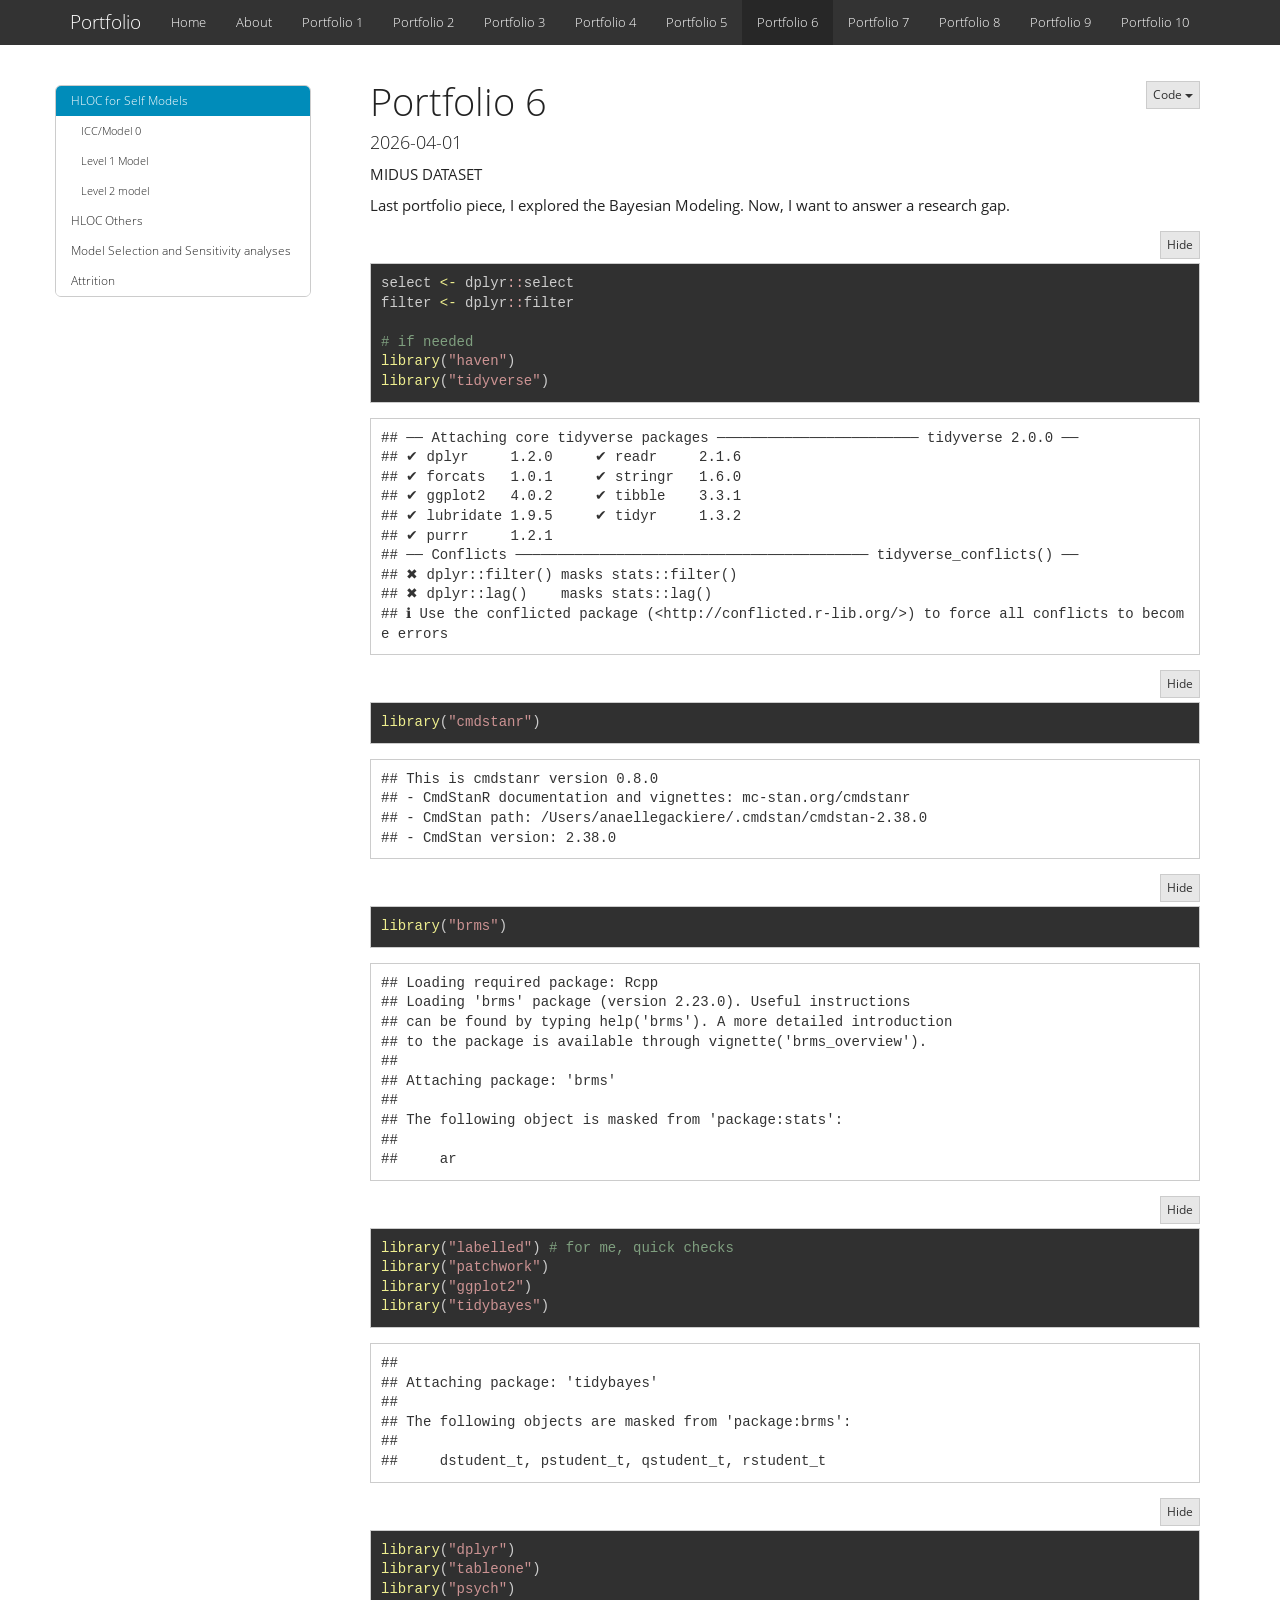
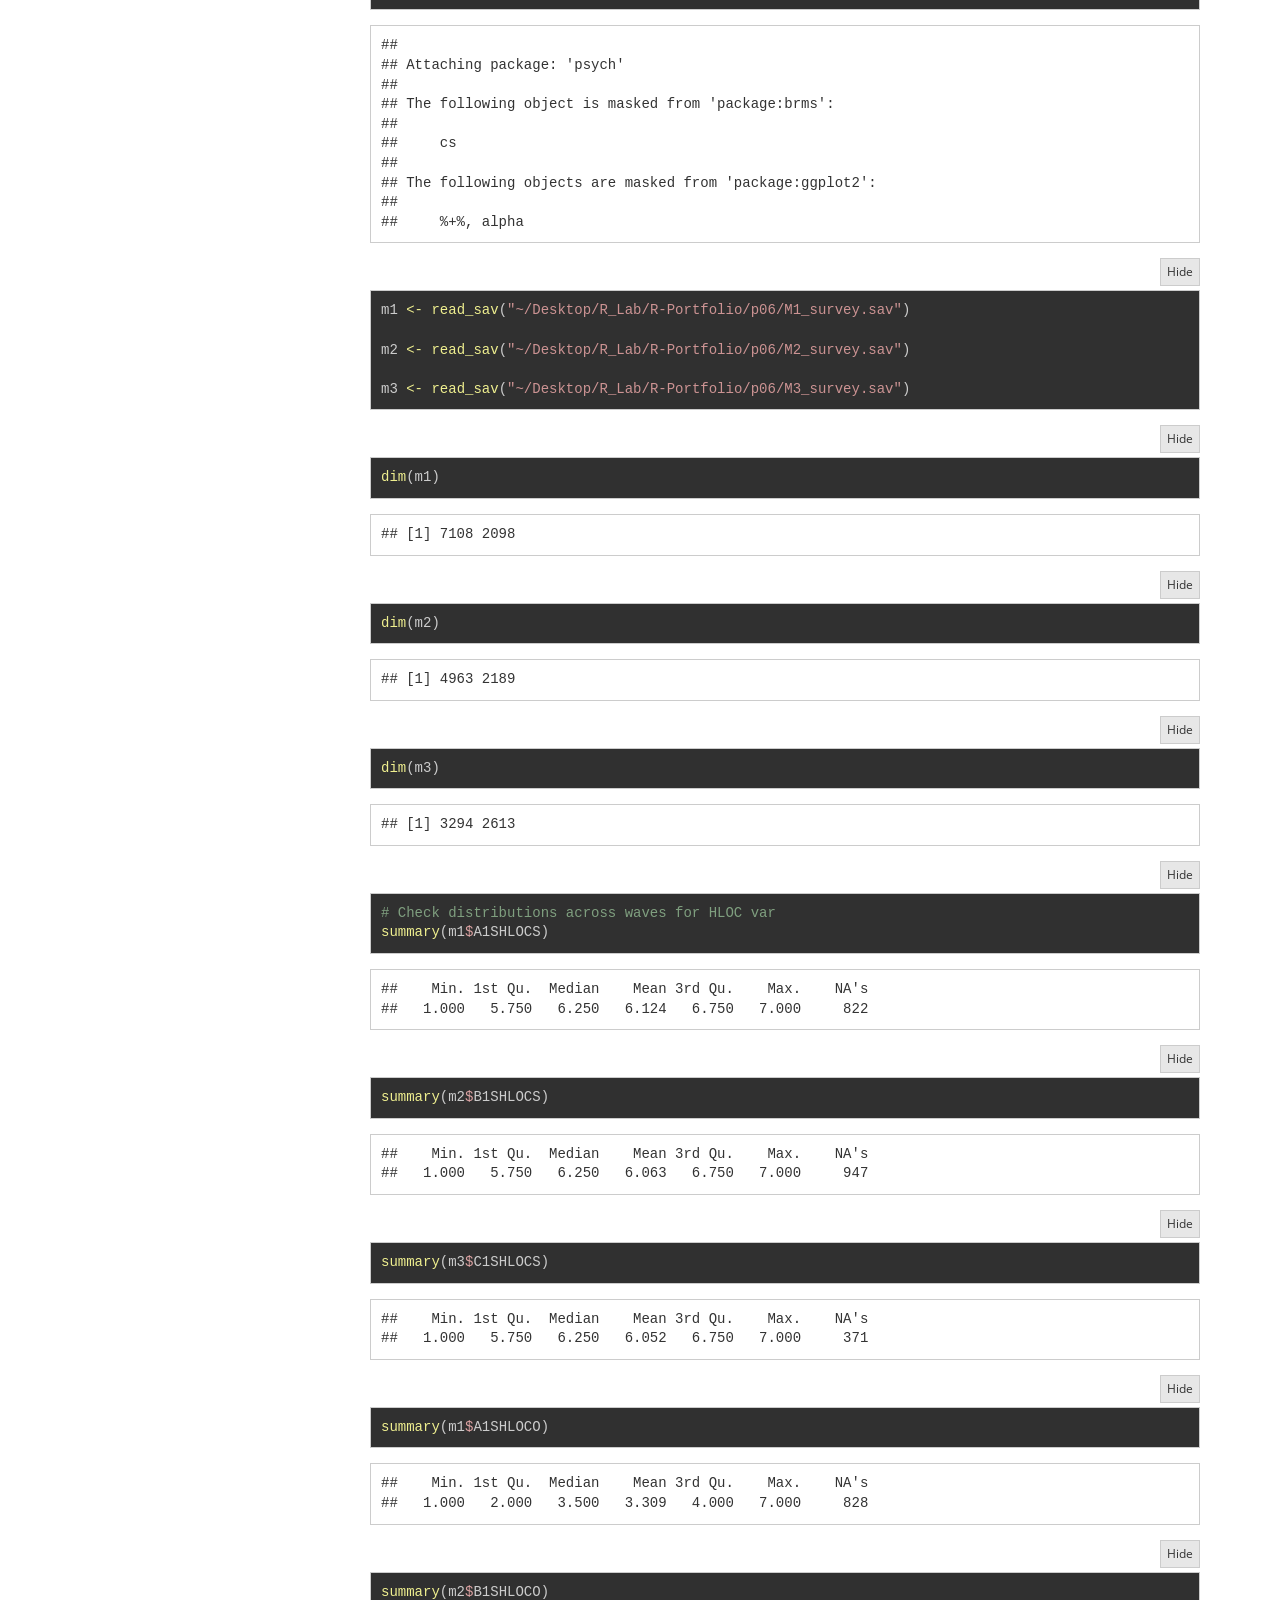
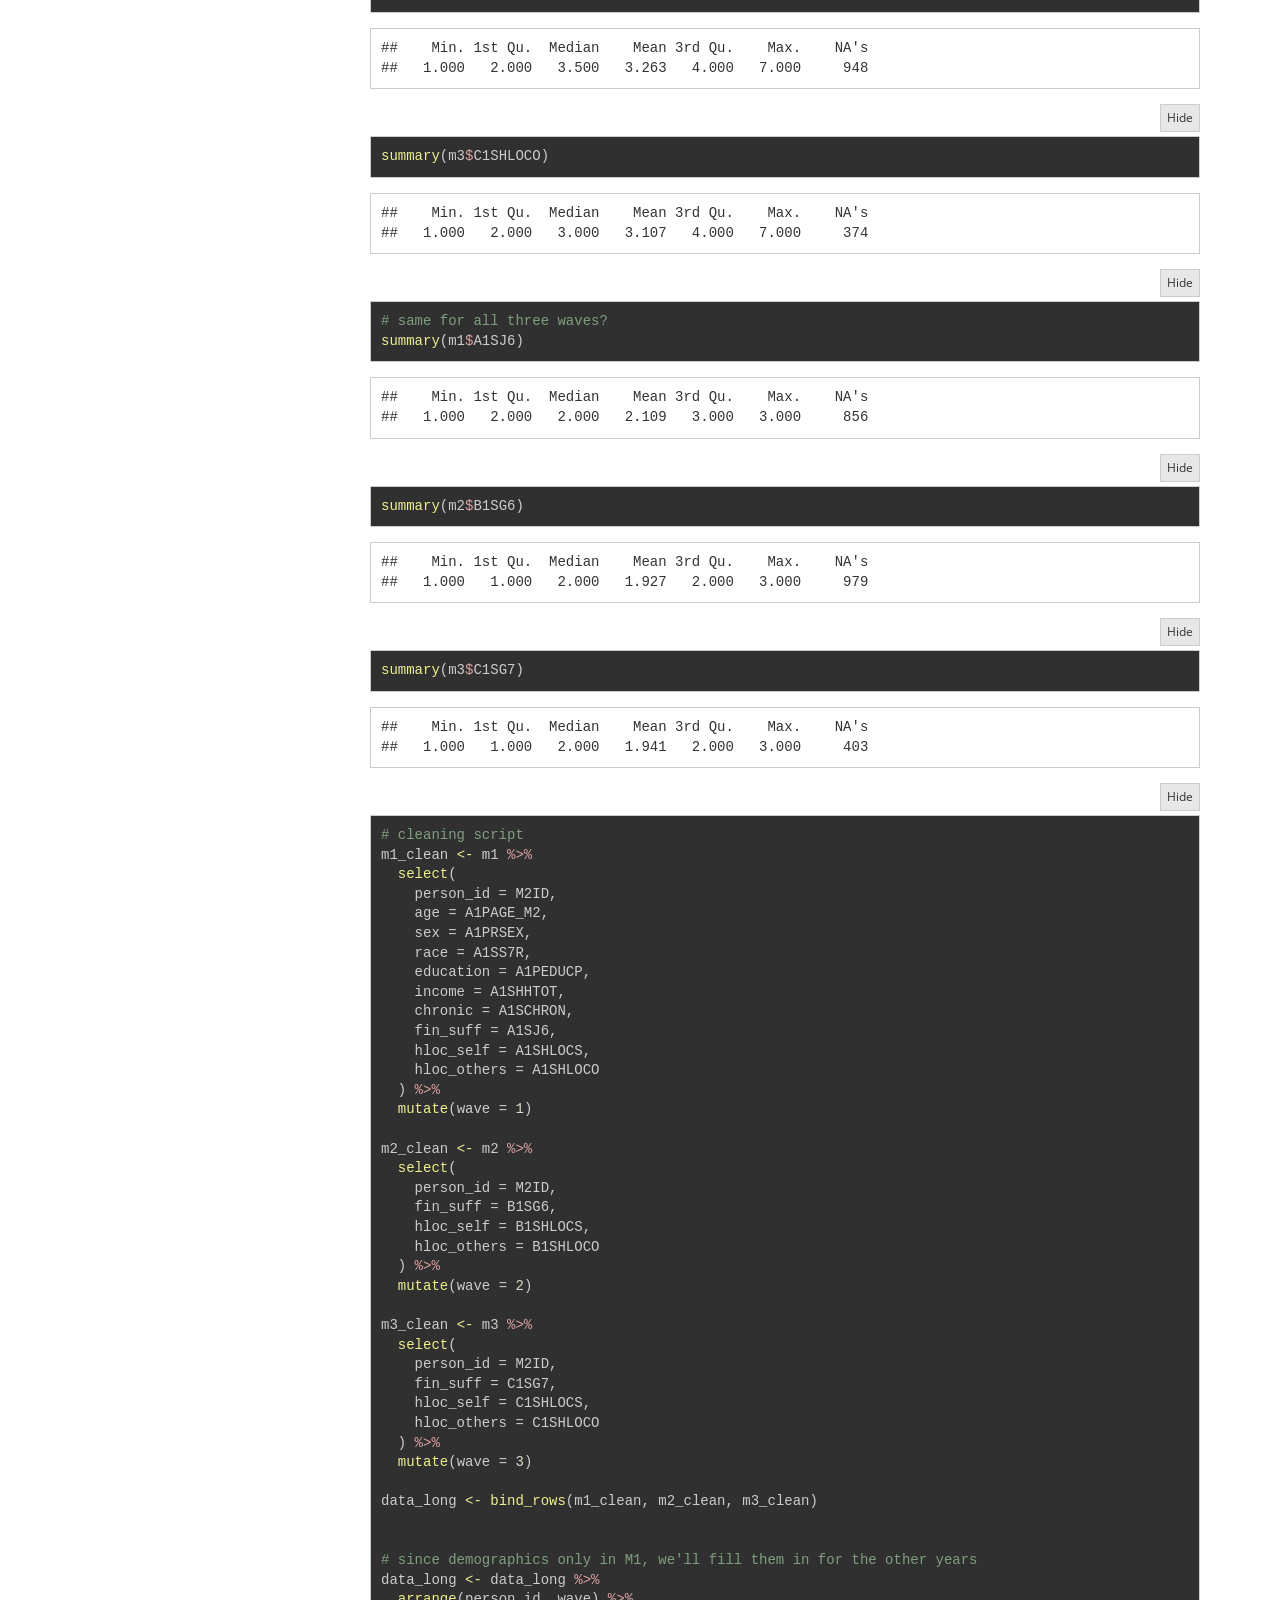
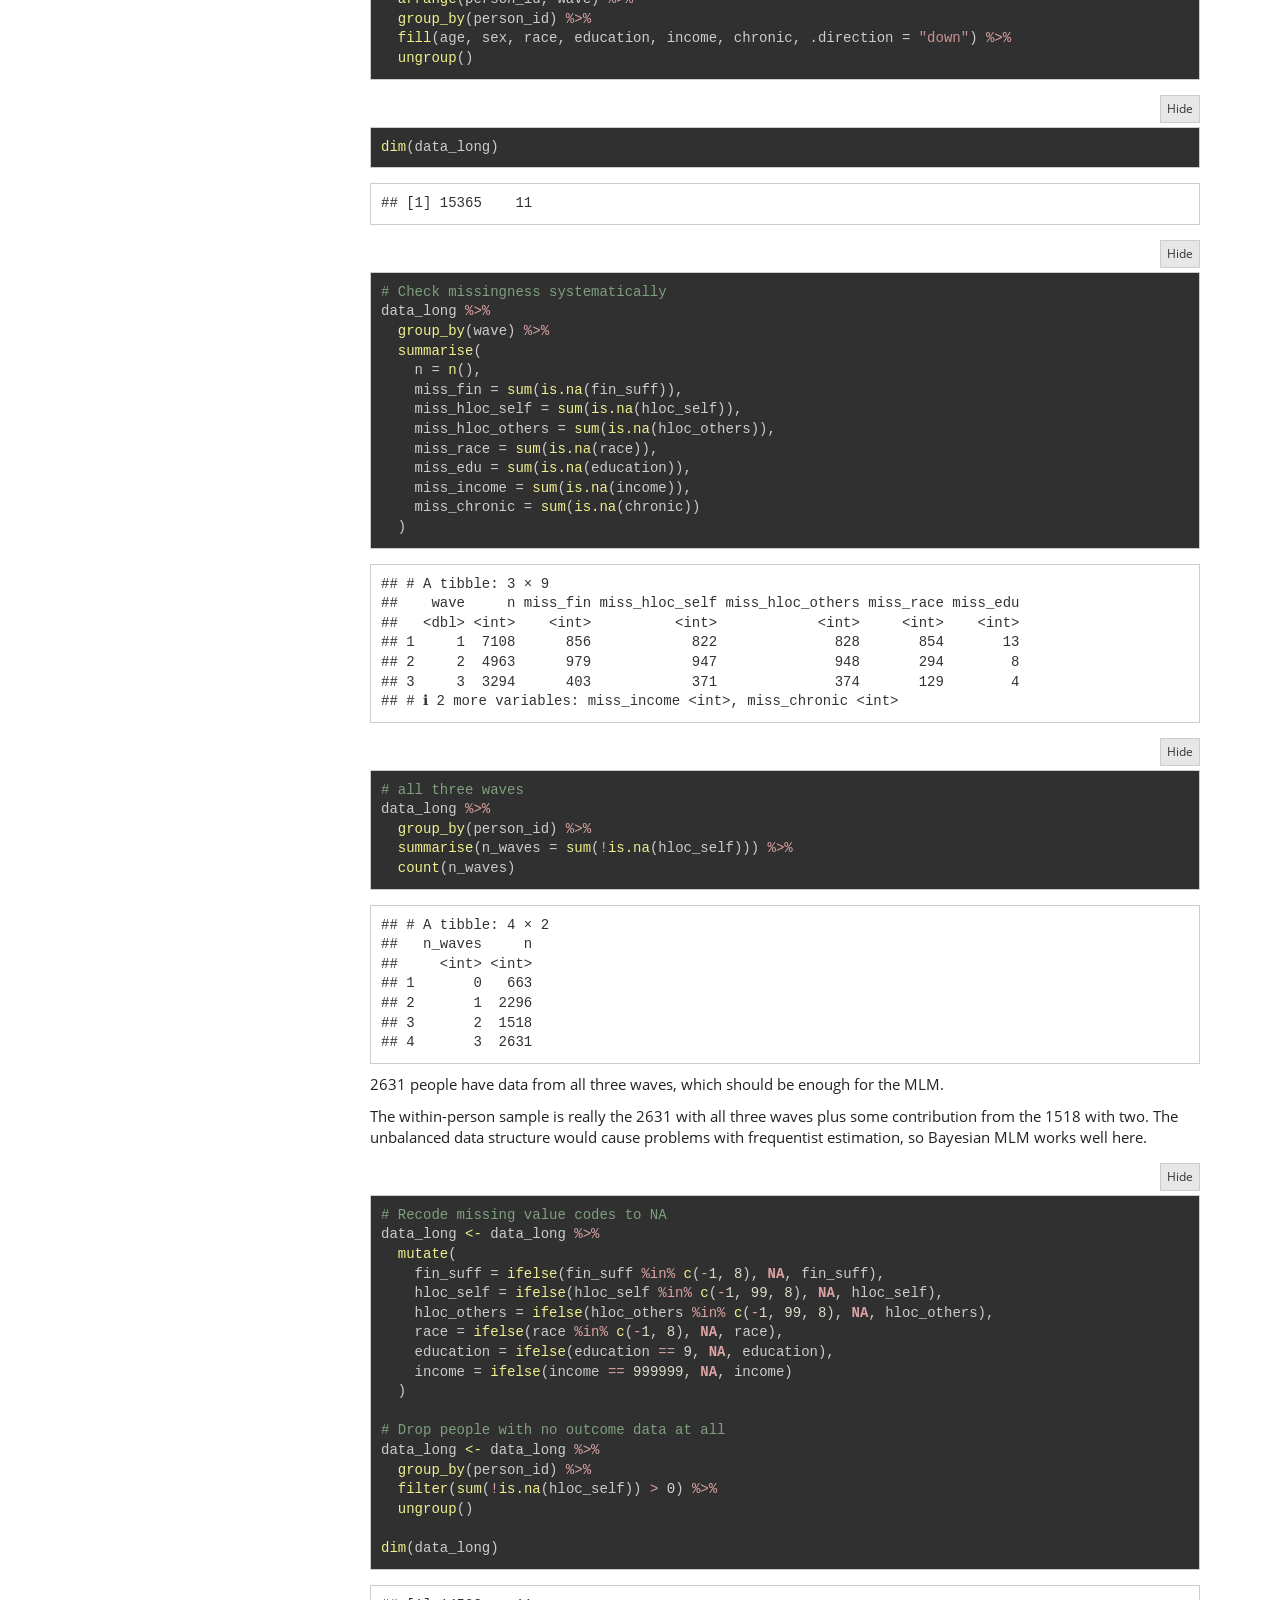
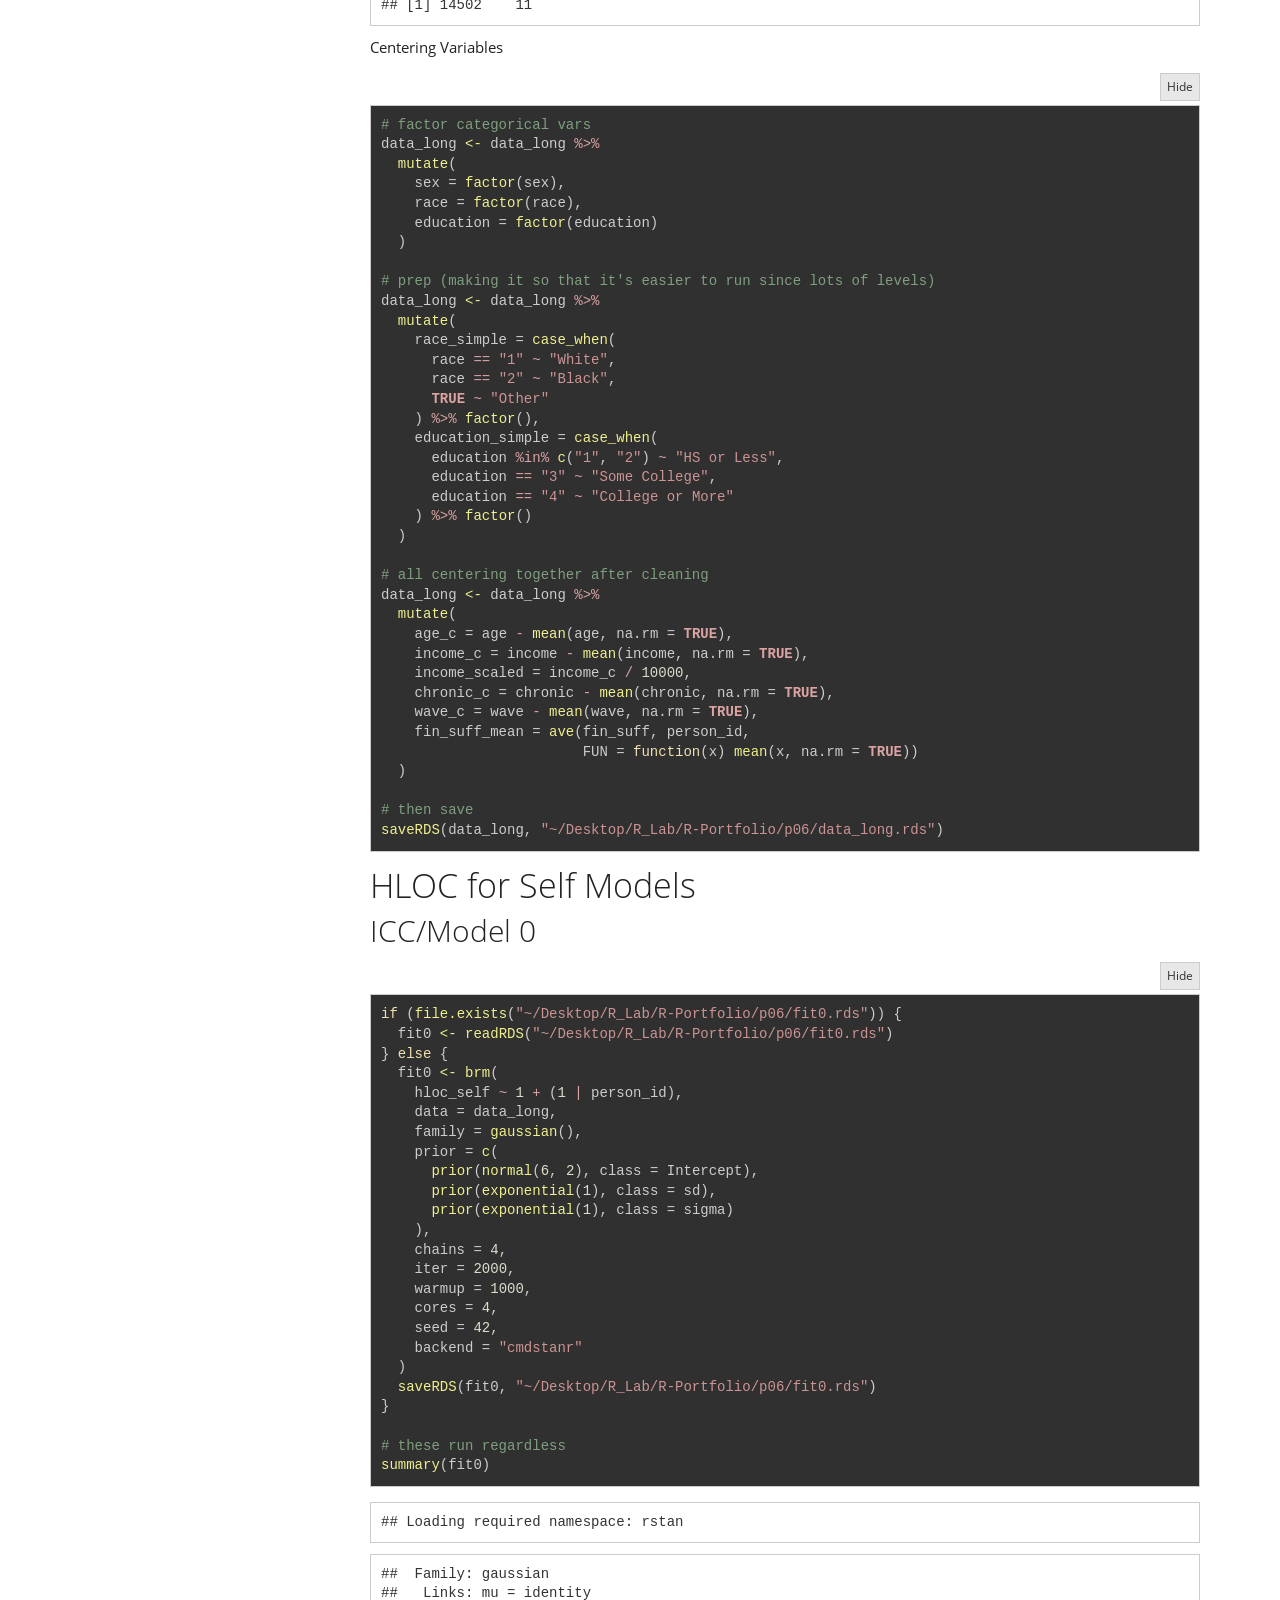
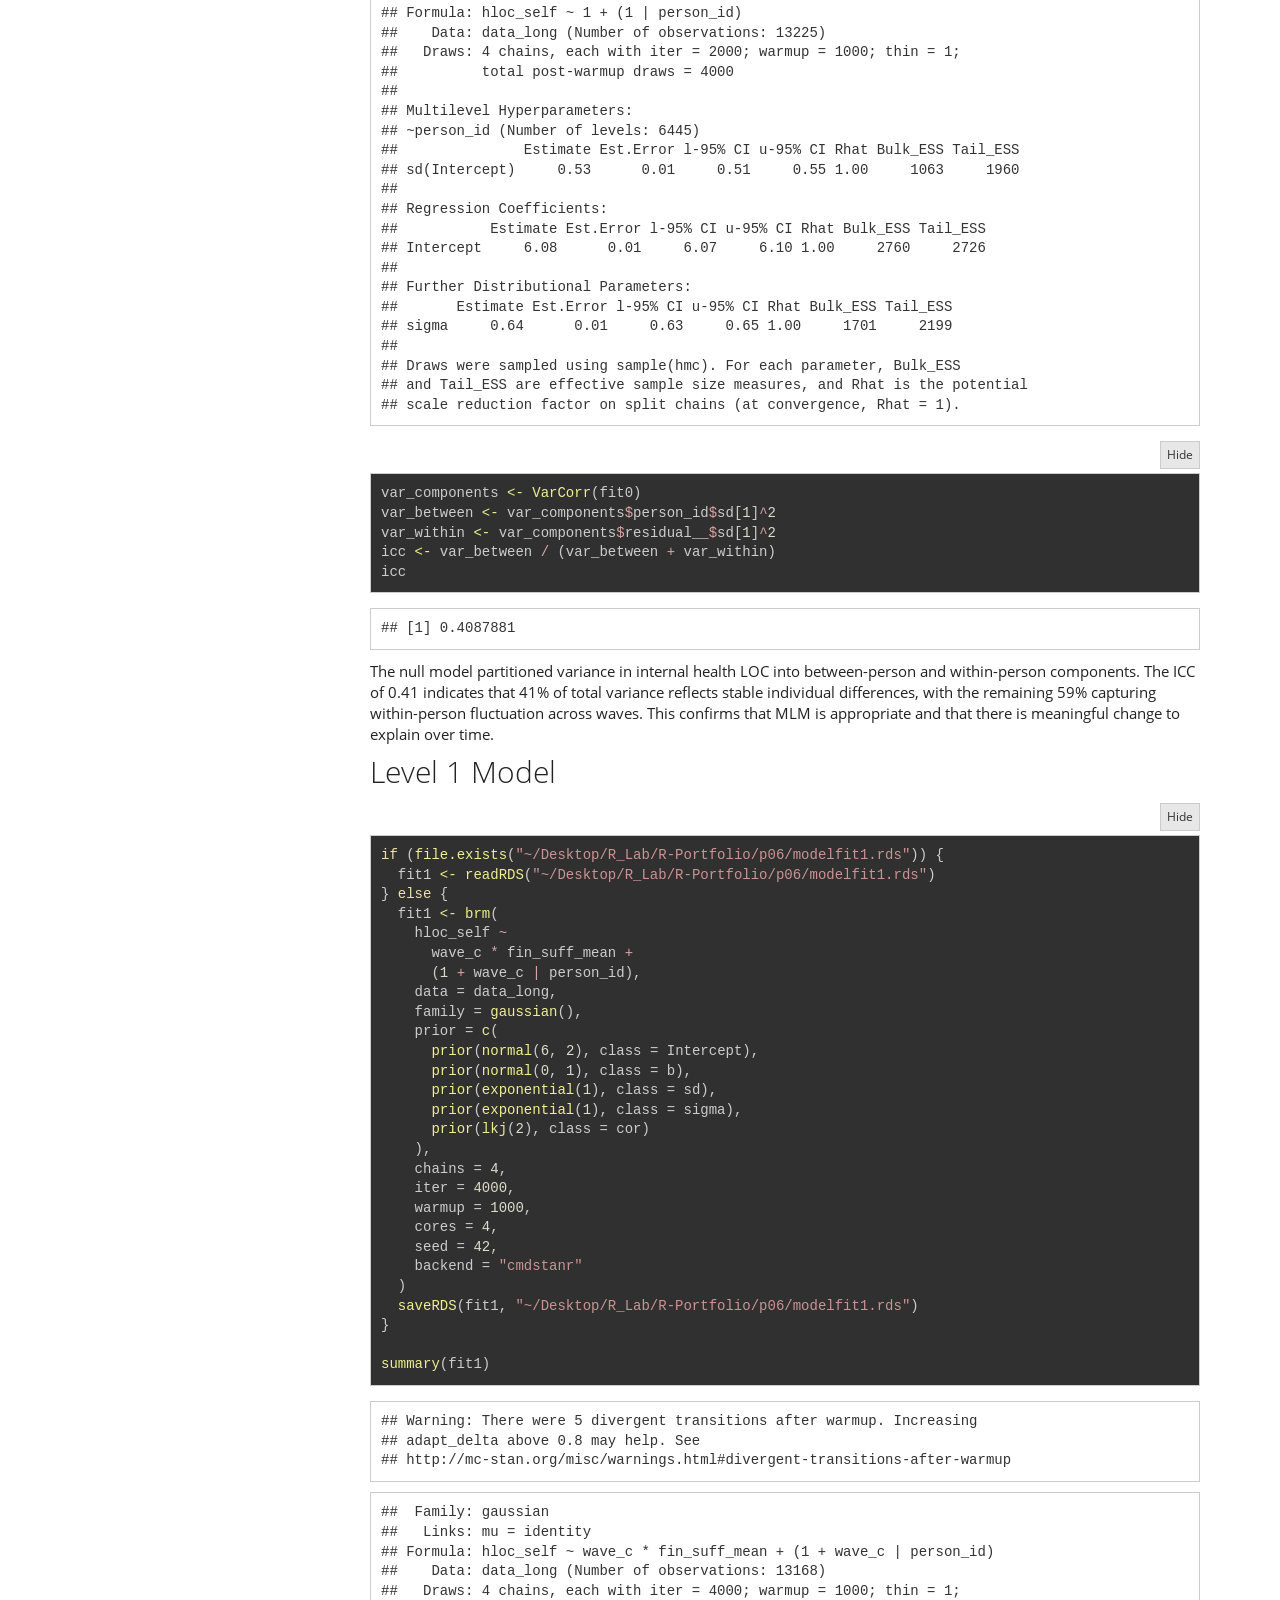
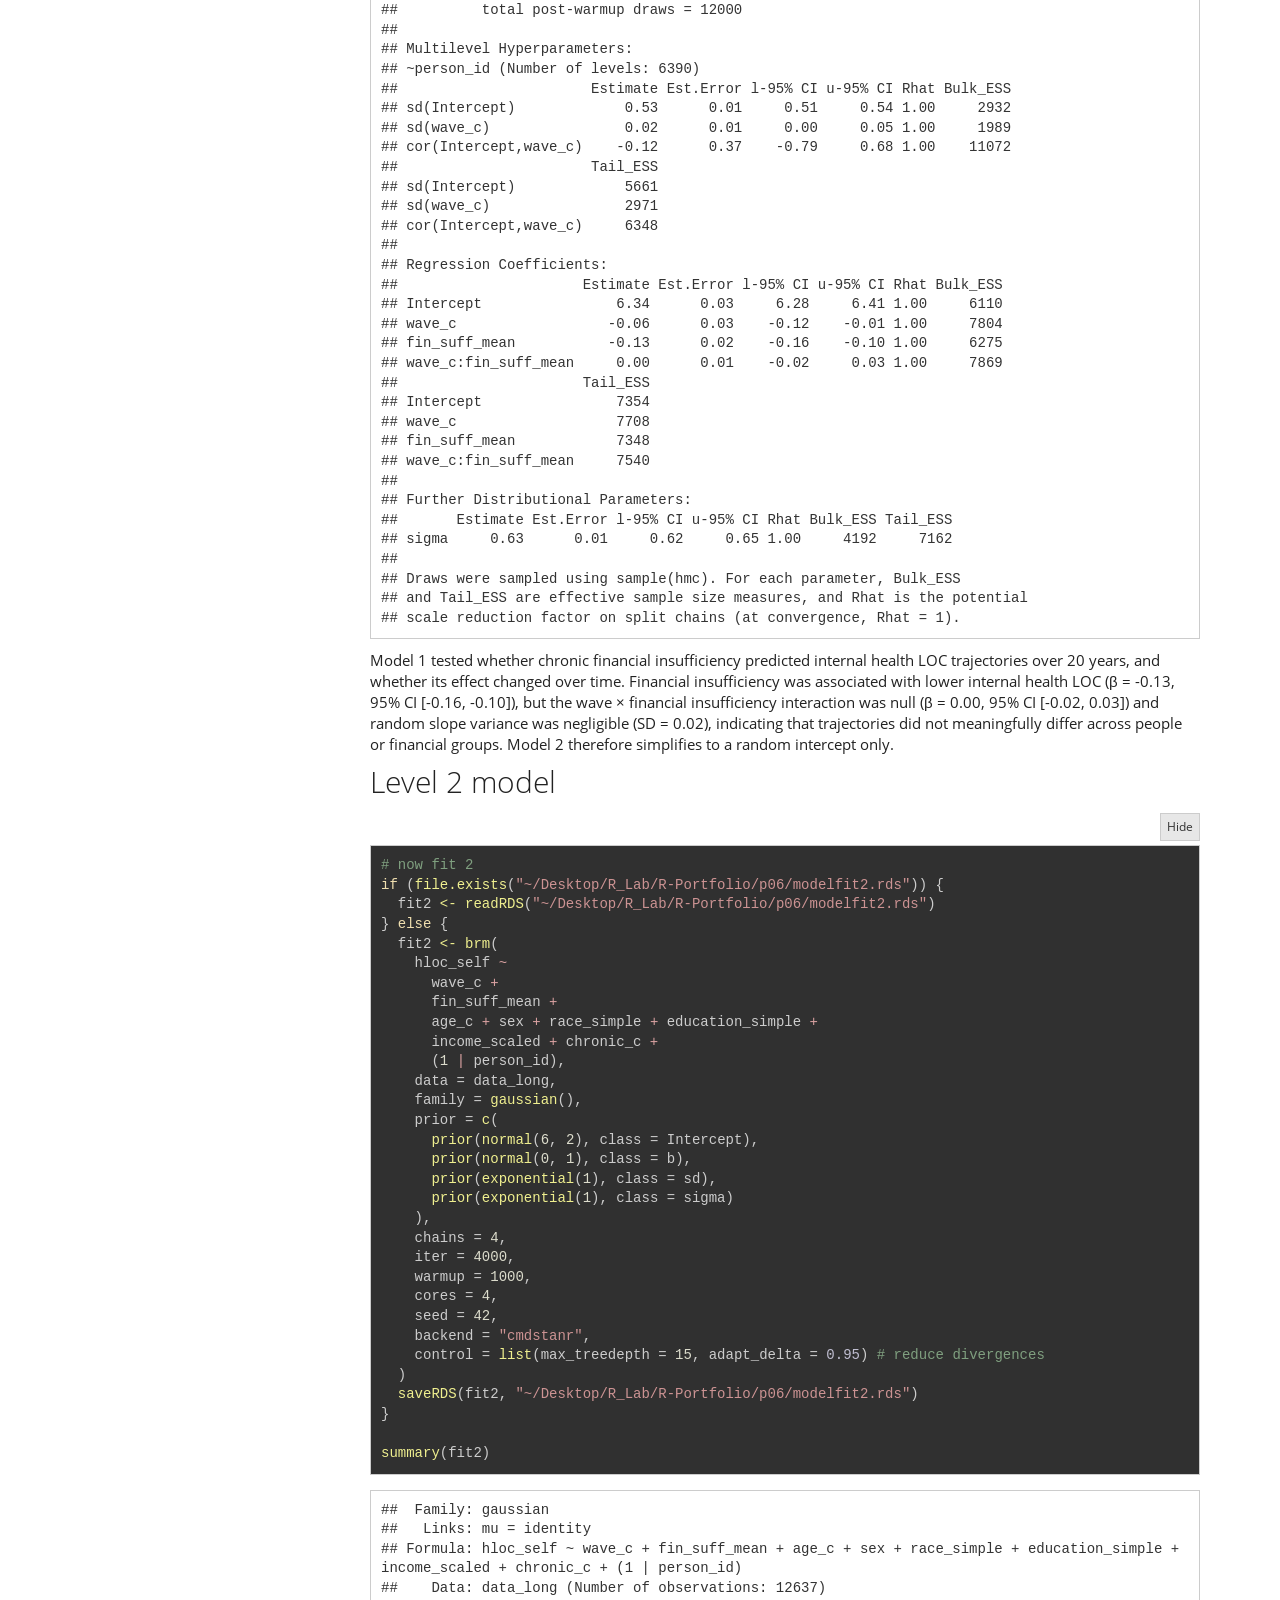
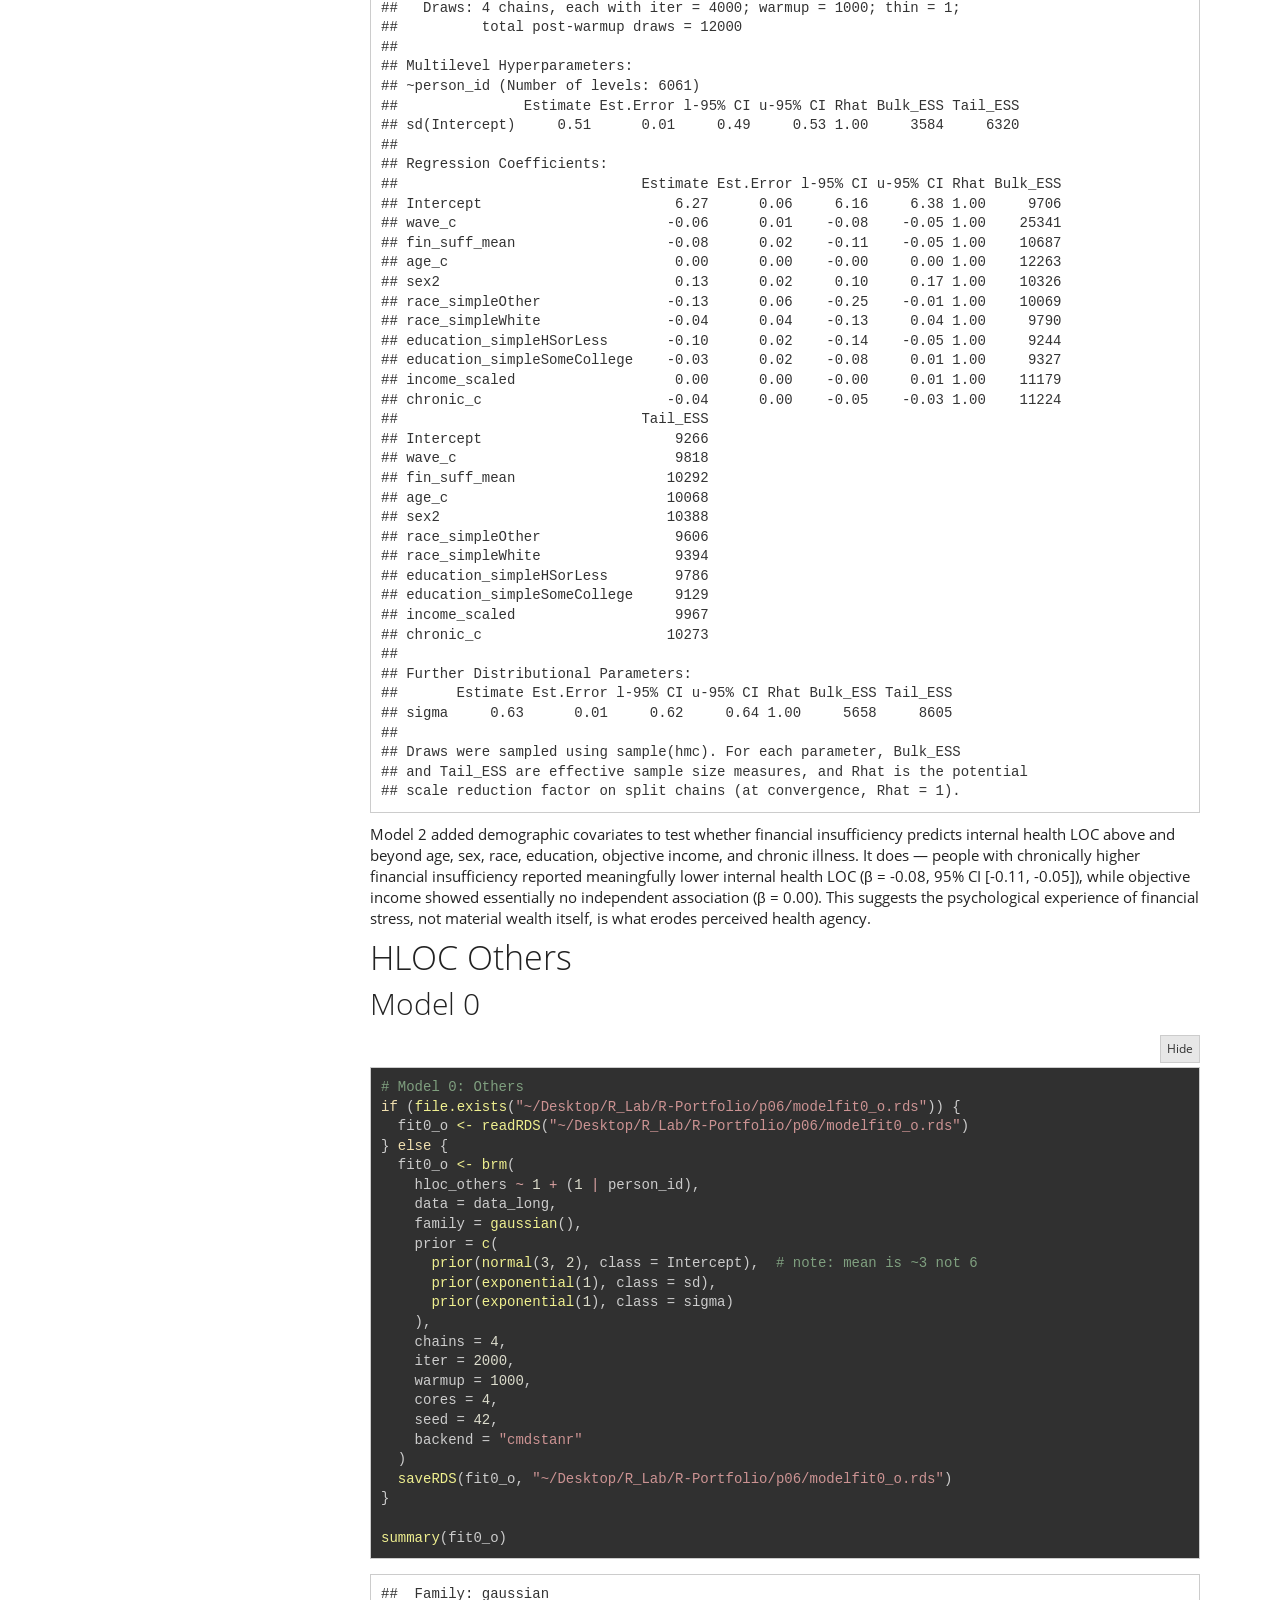
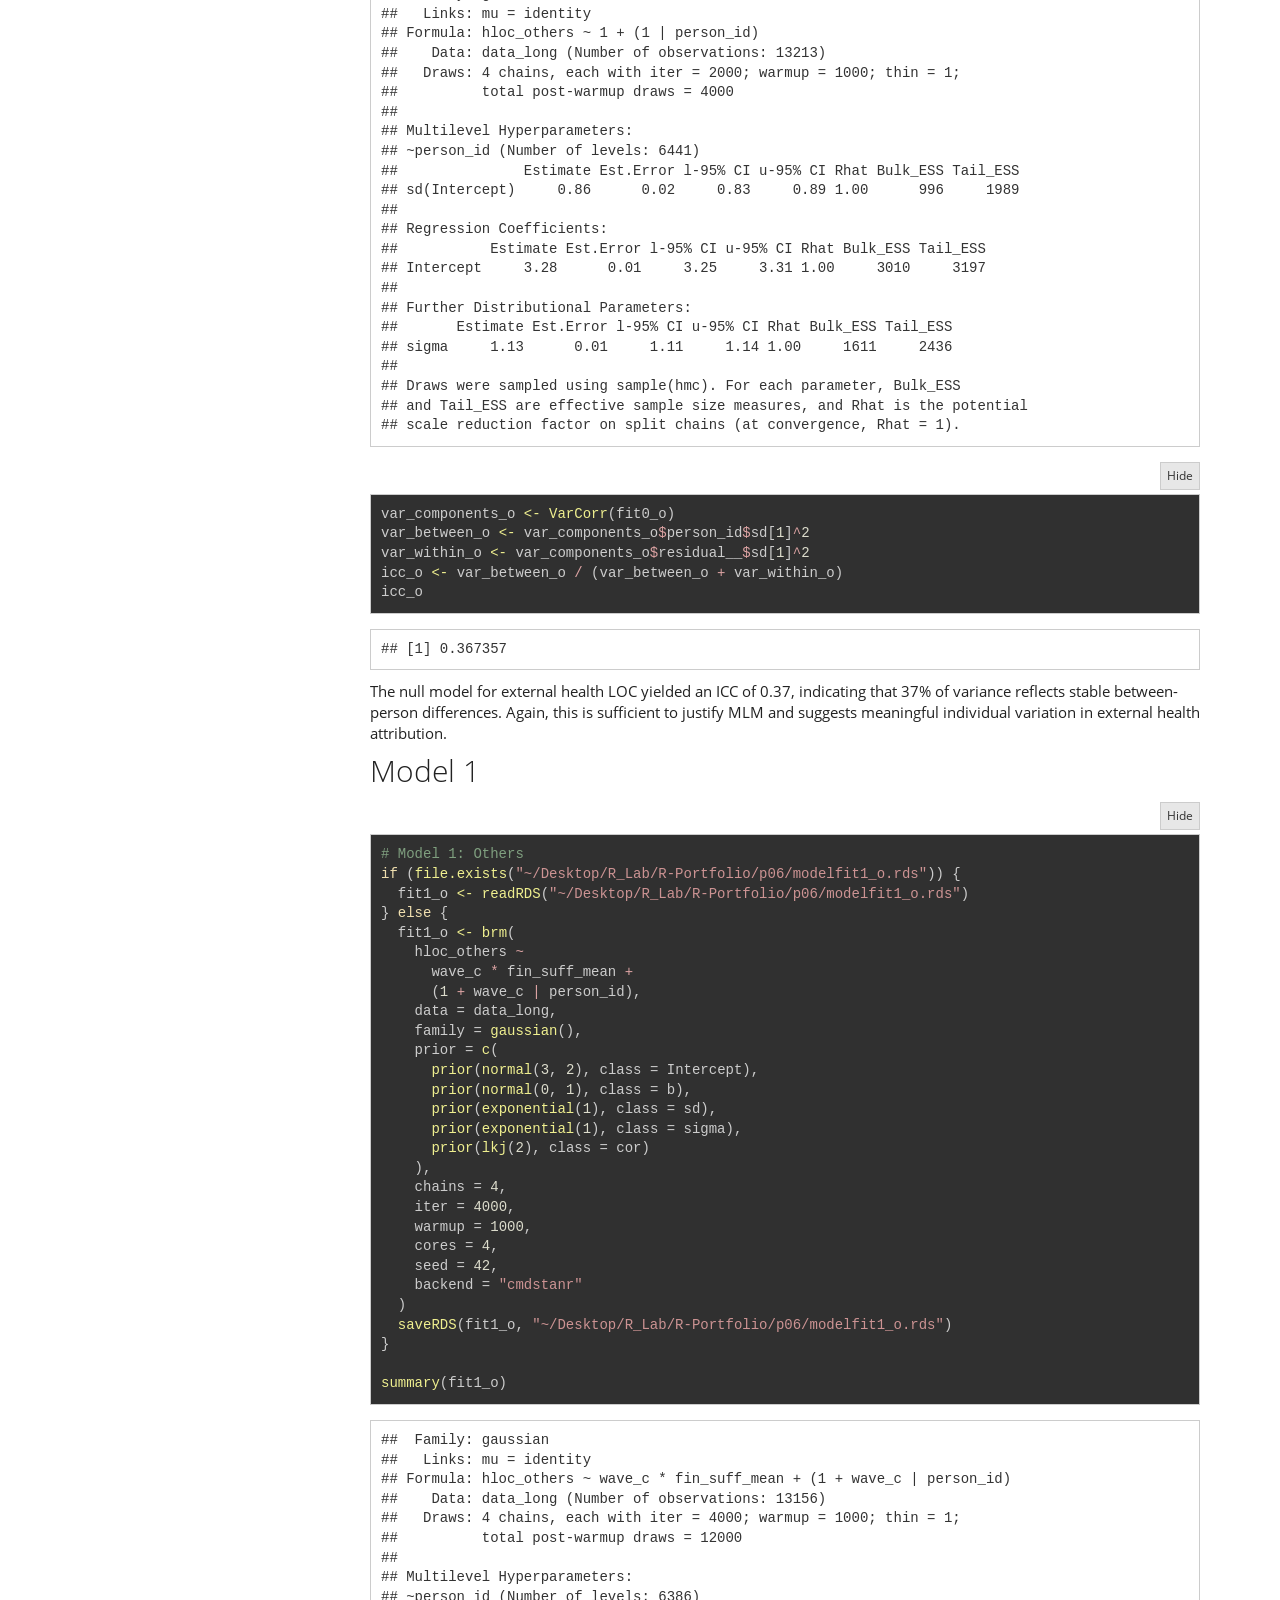
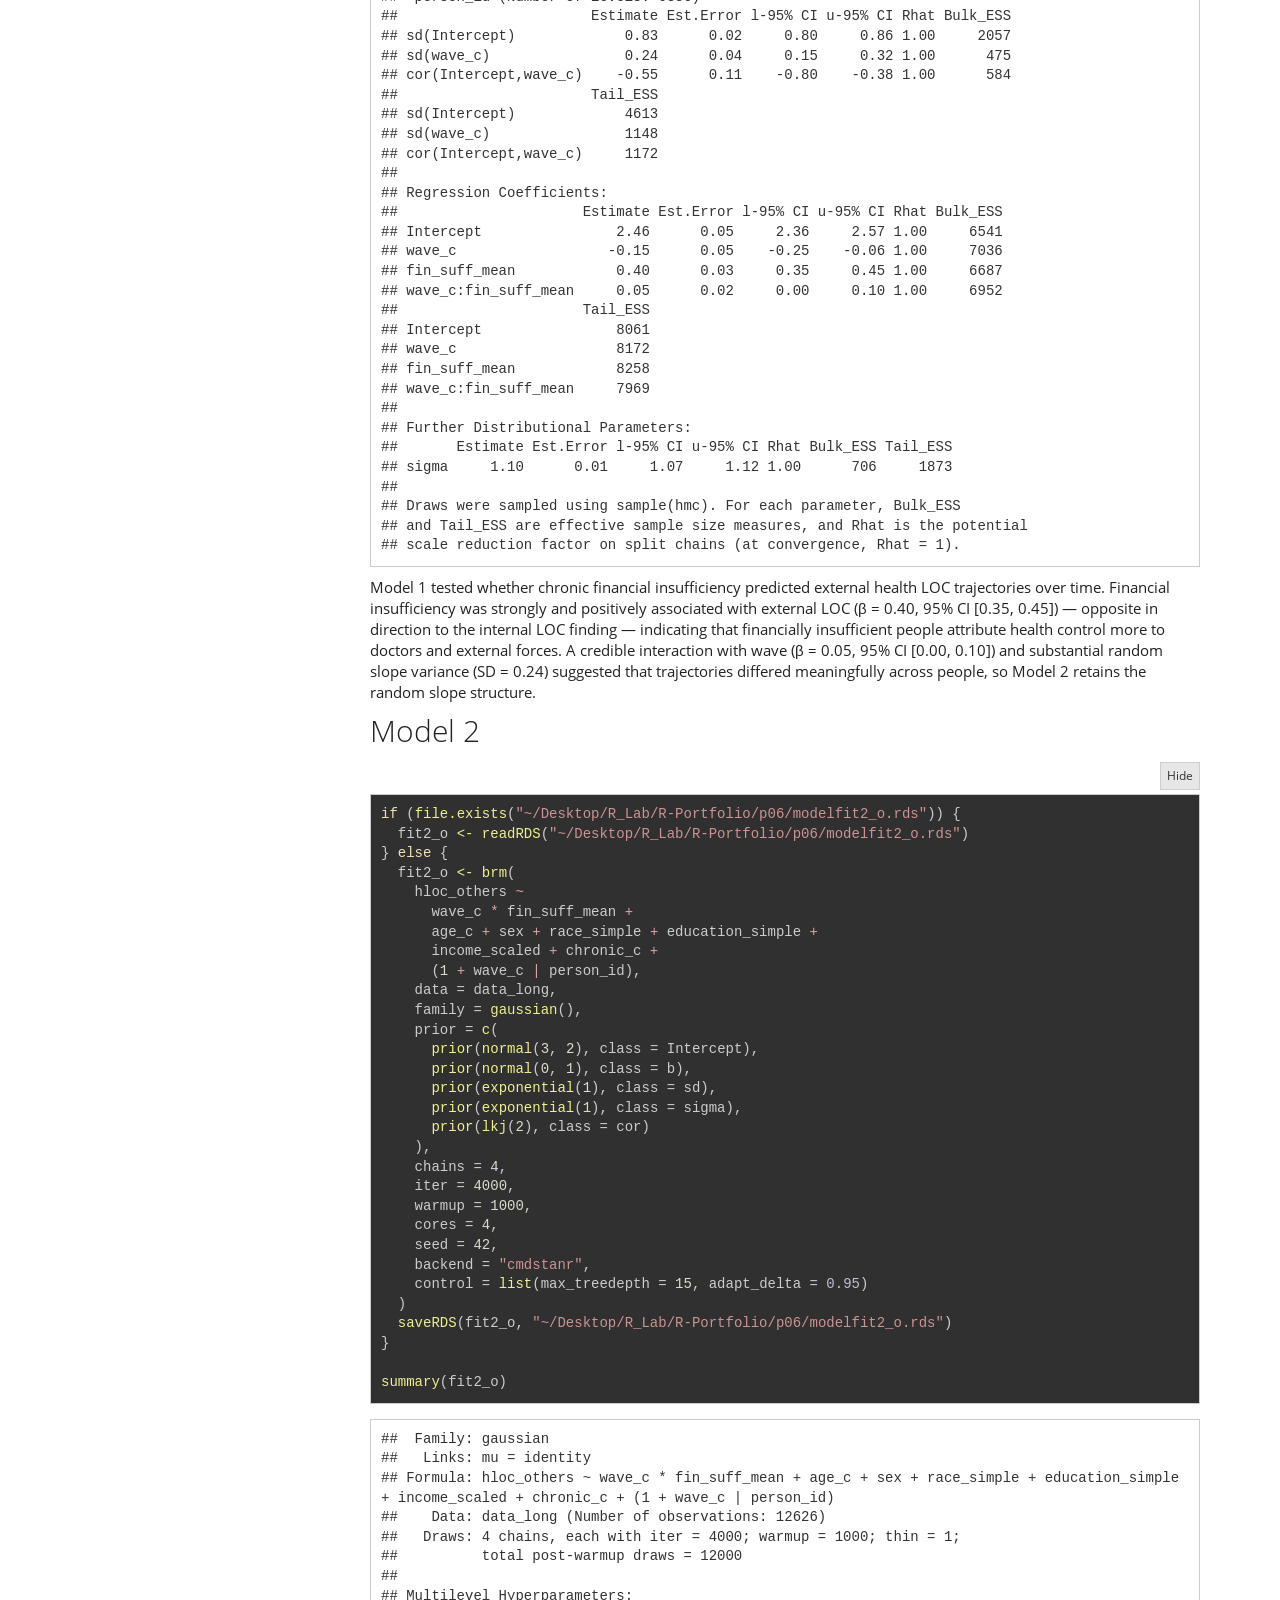
<file: docs/p06.html>
<!DOCTYPE html>

<html>

<head>

<meta charset="utf-8" />
<meta name="generator" content="pandoc" />
<meta http-equiv="X-UA-Compatible" content="IE=EDGE" />



<meta name="date" content="2026-04-01" />

<title>Portfolio 6</title>

<script src="site_libs/header-attrs-2.30/header-attrs.js"></script>
<script src="site_libs/jquery-3.6.0/jquery-3.6.0.min.js"></script>
<meta name="viewport" content="width=device-width, initial-scale=1" />
<link href="site_libs/bootstrap-3.3.5/css/yeti.min.css" rel="stylesheet" />
<script src="site_libs/bootstrap-3.3.5/js/bootstrap.min.js"></script>
<script src="site_libs/bootstrap-3.3.5/shim/html5shiv.min.js"></script>
<script src="site_libs/bootstrap-3.3.5/shim/respond.min.js"></script>
<style>h1 {font-size: 34px;}
       h1.title {font-size: 38px;}
       h2 {font-size: 30px;}
       h3 {font-size: 24px;}
       h4 {font-size: 18px;}
       h5 {font-size: 16px;}
       h6 {font-size: 12px;}
       code {color: inherit; background-color: rgba(0, 0, 0, 0.04);}
       pre:not([class]) { background-color: white }</style>
<script src="site_libs/jqueryui-1.13.2/jquery-ui.min.js"></script>
<link href="site_libs/tocify-1.9.1/jquery.tocify.css" rel="stylesheet" />
<script src="site_libs/tocify-1.9.1/jquery.tocify.js"></script>
<script src="site_libs/navigation-1.1/tabsets.js"></script>
<script src="site_libs/navigation-1.1/codefolding.js"></script>

<style type="text/css">
  code{white-space: pre-wrap;}
  span.smallcaps{font-variant: small-caps;}
  span.underline{text-decoration: underline;}
  div.column{display: inline-block; vertical-align: top; width: 50%;}
  div.hanging-indent{margin-left: 1.5em; text-indent: -1.5em;}
  ul.task-list{list-style: none;}
    </style>



<style type="text/css">
  code {
    white-space: pre;
  }
  .sourceCode {
    overflow: visible;
  }
</style>
<style type="text/css" data-origin="pandoc">
html { -webkit-text-size-adjust: 100%; }
pre > code.sourceCode { white-space: pre; position: relative; }
pre > code.sourceCode > span { display: inline-block; line-height: 1.25; }
pre > code.sourceCode > span:empty { height: 1.2em; }
.sourceCode { overflow: visible; }
code.sourceCode > span { color: inherit; text-decoration: inherit; }
div.sourceCode { margin: 1em 0; }
pre.sourceCode { margin: 0; }
@media screen {
div.sourceCode { overflow: auto; }
}
@media print {
pre > code.sourceCode { white-space: pre-wrap; }
pre > code.sourceCode > span { text-indent: -5em; padding-left: 5em; }
}
pre.numberSource code
  { counter-reset: source-line 0; }
pre.numberSource code > span
  { position: relative; left: -4em; counter-increment: source-line; }
pre.numberSource code > span > a:first-child::before
  { content: counter(source-line);
    position: relative; left: -1em; text-align: right; vertical-align: baseline;
    border: none; display: inline-block;
    -webkit-touch-callout: none; -webkit-user-select: none;
    -khtml-user-select: none; -moz-user-select: none;
    -ms-user-select: none; user-select: none;
    padding: 0 4px; width: 4em;
  }
pre.numberSource { margin-left: 3em;  padding-left: 4px; }
div.sourceCode
  { color: #cccccc; background-color: #303030; }
@media screen {
pre > code.sourceCode > span > a:first-child::before { text-decoration: underline; }
}
code span.al { color: #ffcfaf; } /* Alert */
code span.an { color: #7f9f7f; font-weight: bold; } /* Annotation */
code span.at { } /* Attribute */
code span.bn { color: #dca3a3; } /* BaseN */
code span.bu { } /* BuiltIn */
code span.cf { color: #f0dfaf; } /* ControlFlow */
code span.ch { color: #dca3a3; } /* Char */
code span.cn { color: #dca3a3; font-weight: bold; } /* Constant */
code span.co { color: #7f9f7f; } /* Comment */
code span.cv { color: #7f9f7f; font-weight: bold; } /* CommentVar */
code span.do { color: #7f9f7f; } /* Documentation */
code span.dt { color: #dfdfbf; } /* DataType */
code span.dv { color: #dcdccc; } /* DecVal */
code span.er { color: #c3bf9f; } /* Error */
code span.ex { } /* Extension */
code span.fl { color: #c0bed1; } /* Float */
code span.fu { color: #efef8f; } /* Function */
code span.im { } /* Import */
code span.in { color: #7f9f7f; font-weight: bold; } /* Information */
code span.kw { color: #f0dfaf; } /* Keyword */
code span.op { color: #f0efd0; } /* Operator */
code span.ot { color: #efef8f; } /* Other */
code span.pp { color: #ffcfaf; font-weight: bold; } /* Preprocessor */
code span.sc { color: #dca3a3; } /* SpecialChar */
code span.ss { color: #cc9393; } /* SpecialString */
code span.st { color: #cc9393; } /* String */
code span.va { } /* Variable */
code span.vs { color: #cc9393; } /* VerbatimString */
code span.wa { color: #7f9f7f; font-weight: bold; } /* Warning */

.sourceCode .row {
  width: 100%;
}
.sourceCode {
  overflow-x: auto;
}
.code-folding-btn {
  margin-right: -30px;
}
</style>
<script>
// apply pandoc div.sourceCode style to pre.sourceCode instead
(function() {
  var sheets = document.styleSheets;
  for (var i = 0; i < sheets.length; i++) {
    if (sheets[i].ownerNode.dataset["origin"] !== "pandoc") continue;
    try { var rules = sheets[i].cssRules; } catch (e) { continue; }
    var j = 0;
    while (j < rules.length) {
      var rule = rules[j];
      // check if there is a div.sourceCode rule
      if (rule.type !== rule.STYLE_RULE || rule.selectorText !== "div.sourceCode") {
        j++;
        continue;
      }
      var style = rule.style.cssText;
      // check if color or background-color is set
      if (rule.style.color === '' && rule.style.backgroundColor === '') {
        j++;
        continue;
      }
      // replace div.sourceCode by a pre.sourceCode rule
      sheets[i].deleteRule(j);
      sheets[i].insertRule('pre.sourceCode{' + style + '}', j);
    }
  }
})();
</script>







<style type = "text/css">
.main-container {
  max-width: 940px;
  margin-left: auto;
  margin-right: auto;
}
img {
  max-width:100%;
}
.tabbed-pane {
  padding-top: 12px;
}
.html-widget {
  margin-bottom: 20px;
}
button.code-folding-btn:focus {
  outline: none;
}
summary {
  display: list-item;
}
details > summary > p:only-child {
  display: inline;
}
pre code {
  padding: 0;
}
</style>


<style type="text/css">
.dropdown-submenu {
  position: relative;
}
.dropdown-submenu>.dropdown-menu {
  top: 0;
  left: 100%;
  margin-top: -6px;
  margin-left: -1px;
  border-radius: 0 6px 6px 6px;
}
.dropdown-submenu:hover>.dropdown-menu {
  display: block;
}
.dropdown-submenu>a:after {
  display: block;
  content: " ";
  float: right;
  width: 0;
  height: 0;
  border-color: transparent;
  border-style: solid;
  border-width: 5px 0 5px 5px;
  border-left-color: #cccccc;
  margin-top: 5px;
  margin-right: -10px;
}
.dropdown-submenu:hover>a:after {
  border-left-color: #adb5bd;
}
.dropdown-submenu.pull-left {
  float: none;
}
.dropdown-submenu.pull-left>.dropdown-menu {
  left: -100%;
  margin-left: 10px;
  border-radius: 6px 0 6px 6px;
}
</style>

<script type="text/javascript">
// manage active state of menu based on current page
$(document).ready(function () {
  // active menu anchor
  href = window.location.pathname
  href = href.substr(href.lastIndexOf('/') + 1)
  if (href === "")
    href = "index.html";
  var menuAnchor = $('a[href="' + href + '"]');

  // mark the anchor link active (and if it's in a dropdown, also mark that active)
  var dropdown = menuAnchor.closest('li.dropdown');
  if (window.bootstrap) { // Bootstrap 4+
    menuAnchor.addClass('active');
    dropdown.find('> .dropdown-toggle').addClass('active');
  } else { // Bootstrap 3
    menuAnchor.parent().addClass('active');
    dropdown.addClass('active');
  }

  // Navbar adjustments
  var navHeight = $(".navbar").first().height() + 15;
  var style = document.createElement('style');
  var pt = "padding-top: " + navHeight + "px; ";
  var mt = "margin-top: -" + navHeight + "px; ";
  var css = "";
  // offset scroll position for anchor links (for fixed navbar)
  for (var i = 1; i <= 6; i++) {
    css += ".section h" + i + "{ " + pt + mt + "}\n";
  }
  style.innerHTML = "body {" + pt + "padding-bottom: 40px; }\n" + css;
  document.head.appendChild(style);
});
</script>

<!-- tabsets -->

<style type="text/css">
.tabset-dropdown > .nav-tabs {
  display: inline-table;
  max-height: 500px;
  min-height: 44px;
  overflow-y: auto;
  border: 1px solid #ddd;
  border-radius: 4px;
}

.tabset-dropdown > .nav-tabs > li.active:before, .tabset-dropdown > .nav-tabs.nav-tabs-open:before {
  content: "\e259";
  font-family: 'Glyphicons Halflings';
  display: inline-block;
  padding: 10px;
  border-right: 1px solid #ddd;
}

.tabset-dropdown > .nav-tabs.nav-tabs-open > li.active:before {
  content: "\e258";
  font-family: 'Glyphicons Halflings';
  border: none;
}

.tabset-dropdown > .nav-tabs > li.active {
  display: block;
}

.tabset-dropdown > .nav-tabs > li > a,
.tabset-dropdown > .nav-tabs > li > a:focus,
.tabset-dropdown > .nav-tabs > li > a:hover {
  border: none;
  display: inline-block;
  border-radius: 4px;
  background-color: transparent;
}

.tabset-dropdown > .nav-tabs.nav-tabs-open > li {
  display: block;
  float: none;
}

.tabset-dropdown > .nav-tabs > li {
  display: none;
}
</style>

<!-- code folding -->
<style type="text/css">
.code-folding-btn { margin-bottom: 4px; }
</style>



<style type="text/css">

#TOC {
  margin: 25px 0px 20px 0px;
}
@media (max-width: 768px) {
#TOC {
  position: relative;
  width: 100%;
}
}

@media print {
.toc-content {
  /* see https://github.com/w3c/csswg-drafts/issues/4434 */
  float: right;
}
}

.toc-content {
  padding-left: 30px;
  padding-right: 40px;
}

div.main-container {
  max-width: 1200px;
}

div.tocify {
  width: 20%;
  max-width: 260px;
  max-height: 85%;
}

@media (min-width: 768px) and (max-width: 991px) {
  div.tocify {
    width: 25%;
  }
}

@media (max-width: 767px) {
  div.tocify {
    width: 100%;
    max-width: none;
  }
}

.tocify ul, .tocify li {
  line-height: 20px;
}

.tocify-subheader .tocify-item {
  font-size: 0.90em;
}

.tocify .list-group-item {
  border-radius: 0px;
}


</style>



</head>

<body>


<div class="container-fluid main-container">


<!-- setup 3col/9col grid for toc_float and main content  -->
<div class="row">
<div class="col-xs-12 col-sm-4 col-md-3">
<div id="TOC" class="tocify">
</div>
</div>

<div class="toc-content col-xs-12 col-sm-8 col-md-9">




<div class="navbar navbar-default  navbar-fixed-top" role="navigation">
  <div class="container">
    <div class="navbar-header">
      <button type="button" class="navbar-toggle collapsed" data-toggle="collapse" data-bs-toggle="collapse" data-target="#navbar" data-bs-target="#navbar">
        <span class="icon-bar"></span>
        <span class="icon-bar"></span>
        <span class="icon-bar"></span>
      </button>
      <a class="navbar-brand" href="index.html">Portfolio</a>
    </div>
    <div id="navbar" class="navbar-collapse collapse">
      <ul class="nav navbar-nav">
        <li>
  <a href="index.html">Home</a>
</li>
<li>
  <a href="about.html">About</a>
</li>
<li>
  <a href="p01.html">Portfolio 1</a>
</li>
<li>
  <a href="p02.html">Portfolio 2</a>
</li>
<li>
  <a href="p03.html">Portfolio 3</a>
</li>
<li>
  <a href="p04.html">Portfolio 4</a>
</li>
<li>
  <a href="p05.html">Portfolio 5</a>
</li>
<li>
  <a href="p06.html">Portfolio 6</a>
</li>
<li>
  <a href="p07.html">Portfolio 7</a>
</li>
<li>
  <a href="p08.html">Portfolio 8</a>
</li>
<li>
  <a href="p09.html">Portfolio 9</a>
</li>
<li>
  <a href="p10.html">Portfolio 10</a>
</li>
      </ul>
      <ul class="nav navbar-nav navbar-right">
        
      </ul>
    </div><!--/.nav-collapse -->
  </div><!--/.container -->
</div><!--/.navbar -->

<div id="header">

<div class="btn-group pull-right float-right">
<button type="button" class="btn btn-default btn-xs btn-secondary btn-sm dropdown-toggle" data-toggle="dropdown" data-bs-toggle="dropdown" aria-haspopup="true" aria-expanded="false"><span>Code</span> <span class="caret"></span></button>
<ul class="dropdown-menu dropdown-menu-right" style="min-width: 50px;">
<li><a id="rmd-show-all-code" href="#">Show All Code</a></li>
<li><a id="rmd-hide-all-code" href="#">Hide All Code</a></li>
</ul>
</div>



<h1 class="title toc-ignore">Portfolio 6</h1>
<h4 class="date">2026-04-01</h4>

</div>


<p>MIDUS DATASET</p>
<p>Last portfolio piece, I explored the Bayesian Modeling. Now, I want
to answer a research gap.</p>
<div class="sourceCode" id="cb1"><pre class="sourceCode r"><code class="sourceCode r"><span id="cb1-1"><a href="#cb1-1" tabindex="-1"></a>select <span class="ot">&lt;-</span> dplyr<span class="sc">::</span>select</span>
<span id="cb1-2"><a href="#cb1-2" tabindex="-1"></a>filter <span class="ot">&lt;-</span> dplyr<span class="sc">::</span>filter</span>
<span id="cb1-3"><a href="#cb1-3" tabindex="-1"></a></span>
<span id="cb1-4"><a href="#cb1-4" tabindex="-1"></a><span class="co"># if needed</span></span>
<span id="cb1-5"><a href="#cb1-5" tabindex="-1"></a><span class="fu">library</span>(<span class="st">&quot;haven&quot;</span>)</span>
<span id="cb1-6"><a href="#cb1-6" tabindex="-1"></a><span class="fu">library</span>(<span class="st">&quot;tidyverse&quot;</span>)</span></code></pre></div>
<pre><code>## ── Attaching core tidyverse packages ──────────────────────── tidyverse 2.0.0 ──
## ✔ dplyr     1.2.0     ✔ readr     2.1.6
## ✔ forcats   1.0.1     ✔ stringr   1.6.0
## ✔ ggplot2   4.0.2     ✔ tibble    3.3.1
## ✔ lubridate 1.9.5     ✔ tidyr     1.3.2
## ✔ purrr     1.2.1     
## ── Conflicts ────────────────────────────────────────── tidyverse_conflicts() ──
## ✖ dplyr::filter() masks stats::filter()
## ✖ dplyr::lag()    masks stats::lag()
## ℹ Use the conflicted package (&lt;http://conflicted.r-lib.org/&gt;) to force all conflicts to become errors</code></pre>
<div class="sourceCode" id="cb3"><pre class="sourceCode r"><code class="sourceCode r"><span id="cb3-1"><a href="#cb3-1" tabindex="-1"></a><span class="fu">library</span>(<span class="st">&quot;cmdstanr&quot;</span>)</span></code></pre></div>
<pre><code>## This is cmdstanr version 0.8.0
## - CmdStanR documentation and vignettes: mc-stan.org/cmdstanr
## - CmdStan path: /Users/anaellegackiere/.cmdstan/cmdstan-2.38.0
## - CmdStan version: 2.38.0</code></pre>
<div class="sourceCode" id="cb5"><pre class="sourceCode r"><code class="sourceCode r"><span id="cb5-1"><a href="#cb5-1" tabindex="-1"></a><span class="fu">library</span>(<span class="st">&quot;brms&quot;</span>)</span></code></pre></div>
<pre><code>## Loading required package: Rcpp
## Loading &#39;brms&#39; package (version 2.23.0). Useful instructions
## can be found by typing help(&#39;brms&#39;). A more detailed introduction
## to the package is available through vignette(&#39;brms_overview&#39;).
## 
## Attaching package: &#39;brms&#39;
## 
## The following object is masked from &#39;package:stats&#39;:
## 
##     ar</code></pre>
<div class="sourceCode" id="cb7"><pre class="sourceCode r"><code class="sourceCode r"><span id="cb7-1"><a href="#cb7-1" tabindex="-1"></a><span class="fu">library</span>(<span class="st">&quot;labelled&quot;</span>) <span class="co"># for me, quick checks</span></span>
<span id="cb7-2"><a href="#cb7-2" tabindex="-1"></a><span class="fu">library</span>(<span class="st">&quot;patchwork&quot;</span>)</span>
<span id="cb7-3"><a href="#cb7-3" tabindex="-1"></a><span class="fu">library</span>(<span class="st">&quot;ggplot2&quot;</span>)</span>
<span id="cb7-4"><a href="#cb7-4" tabindex="-1"></a><span class="fu">library</span>(<span class="st">&quot;tidybayes&quot;</span>)</span></code></pre></div>
<pre><code>## 
## Attaching package: &#39;tidybayes&#39;
## 
## The following objects are masked from &#39;package:brms&#39;:
## 
##     dstudent_t, pstudent_t, qstudent_t, rstudent_t</code></pre>
<div class="sourceCode" id="cb9"><pre class="sourceCode r"><code class="sourceCode r"><span id="cb9-1"><a href="#cb9-1" tabindex="-1"></a><span class="fu">library</span>(<span class="st">&quot;dplyr&quot;</span>)</span>
<span id="cb9-2"><a href="#cb9-2" tabindex="-1"></a><span class="fu">library</span>(<span class="st">&quot;tableone&quot;</span>)</span>
<span id="cb9-3"><a href="#cb9-3" tabindex="-1"></a><span class="fu">library</span>(<span class="st">&quot;psych&quot;</span>)</span></code></pre></div>
<pre><code>## 
## Attaching package: &#39;psych&#39;
## 
## The following object is masked from &#39;package:brms&#39;:
## 
##     cs
## 
## The following objects are masked from &#39;package:ggplot2&#39;:
## 
##     %+%, alpha</code></pre>
<div class="sourceCode" id="cb11"><pre class="sourceCode r"><code class="sourceCode r"><span id="cb11-1"><a href="#cb11-1" tabindex="-1"></a>m1 <span class="ot">&lt;-</span> <span class="fu">read_sav</span>(<span class="st">&quot;~/Desktop/R_Lab/R-Portfolio/p06/M1_survey.sav&quot;</span>)</span>
<span id="cb11-2"><a href="#cb11-2" tabindex="-1"></a></span>
<span id="cb11-3"><a href="#cb11-3" tabindex="-1"></a>m2 <span class="ot">&lt;-</span> <span class="fu">read_sav</span>(<span class="st">&quot;~/Desktop/R_Lab/R-Portfolio/p06/M2_survey.sav&quot;</span>)</span>
<span id="cb11-4"><a href="#cb11-4" tabindex="-1"></a></span>
<span id="cb11-5"><a href="#cb11-5" tabindex="-1"></a>m3 <span class="ot">&lt;-</span> <span class="fu">read_sav</span>(<span class="st">&quot;~/Desktop/R_Lab/R-Portfolio/p06/M3_survey.sav&quot;</span>)</span></code></pre></div>
<div class="sourceCode" id="cb12"><pre class="sourceCode r"><code class="sourceCode r"><span id="cb12-1"><a href="#cb12-1" tabindex="-1"></a><span class="fu">dim</span>(m1)</span></code></pre></div>
<pre><code>## [1] 7108 2098</code></pre>
<div class="sourceCode" id="cb14"><pre class="sourceCode r"><code class="sourceCode r"><span id="cb14-1"><a href="#cb14-1" tabindex="-1"></a><span class="fu">dim</span>(m2)</span></code></pre></div>
<pre><code>## [1] 4963 2189</code></pre>
<div class="sourceCode" id="cb16"><pre class="sourceCode r"><code class="sourceCode r"><span id="cb16-1"><a href="#cb16-1" tabindex="-1"></a><span class="fu">dim</span>(m3)</span></code></pre></div>
<pre><code>## [1] 3294 2613</code></pre>
<div class="sourceCode" id="cb18"><pre class="sourceCode r"><code class="sourceCode r"><span id="cb18-1"><a href="#cb18-1" tabindex="-1"></a><span class="co"># Check distributions across waves for HLOC var</span></span>
<span id="cb18-2"><a href="#cb18-2" tabindex="-1"></a><span class="fu">summary</span>(m1<span class="sc">$</span>A1SHLOCS)</span></code></pre></div>
<pre><code>##    Min. 1st Qu.  Median    Mean 3rd Qu.    Max.    NA&#39;s 
##   1.000   5.750   6.250   6.124   6.750   7.000     822</code></pre>
<div class="sourceCode" id="cb20"><pre class="sourceCode r"><code class="sourceCode r"><span id="cb20-1"><a href="#cb20-1" tabindex="-1"></a><span class="fu">summary</span>(m2<span class="sc">$</span>B1SHLOCS)</span></code></pre></div>
<pre><code>##    Min. 1st Qu.  Median    Mean 3rd Qu.    Max.    NA&#39;s 
##   1.000   5.750   6.250   6.063   6.750   7.000     947</code></pre>
<div class="sourceCode" id="cb22"><pre class="sourceCode r"><code class="sourceCode r"><span id="cb22-1"><a href="#cb22-1" tabindex="-1"></a><span class="fu">summary</span>(m3<span class="sc">$</span>C1SHLOCS)</span></code></pre></div>
<pre><code>##    Min. 1st Qu.  Median    Mean 3rd Qu.    Max.    NA&#39;s 
##   1.000   5.750   6.250   6.052   6.750   7.000     371</code></pre>
<div class="sourceCode" id="cb24"><pre class="sourceCode r"><code class="sourceCode r"><span id="cb24-1"><a href="#cb24-1" tabindex="-1"></a><span class="fu">summary</span>(m1<span class="sc">$</span>A1SHLOCO)</span></code></pre></div>
<pre><code>##    Min. 1st Qu.  Median    Mean 3rd Qu.    Max.    NA&#39;s 
##   1.000   2.000   3.500   3.309   4.000   7.000     828</code></pre>
<div class="sourceCode" id="cb26"><pre class="sourceCode r"><code class="sourceCode r"><span id="cb26-1"><a href="#cb26-1" tabindex="-1"></a><span class="fu">summary</span>(m2<span class="sc">$</span>B1SHLOCO)</span></code></pre></div>
<pre><code>##    Min. 1st Qu.  Median    Mean 3rd Qu.    Max.    NA&#39;s 
##   1.000   2.000   3.500   3.263   4.000   7.000     948</code></pre>
<div class="sourceCode" id="cb28"><pre class="sourceCode r"><code class="sourceCode r"><span id="cb28-1"><a href="#cb28-1" tabindex="-1"></a><span class="fu">summary</span>(m3<span class="sc">$</span>C1SHLOCO)</span></code></pre></div>
<pre><code>##    Min. 1st Qu.  Median    Mean 3rd Qu.    Max.    NA&#39;s 
##   1.000   2.000   3.000   3.107   4.000   7.000     374</code></pre>
<div class="sourceCode" id="cb30"><pre class="sourceCode r"><code class="sourceCode r"><span id="cb30-1"><a href="#cb30-1" tabindex="-1"></a><span class="co"># same for all three waves?</span></span>
<span id="cb30-2"><a href="#cb30-2" tabindex="-1"></a><span class="fu">summary</span>(m1<span class="sc">$</span>A1SJ6)</span></code></pre></div>
<pre><code>##    Min. 1st Qu.  Median    Mean 3rd Qu.    Max.    NA&#39;s 
##   1.000   2.000   2.000   2.109   3.000   3.000     856</code></pre>
<div class="sourceCode" id="cb32"><pre class="sourceCode r"><code class="sourceCode r"><span id="cb32-1"><a href="#cb32-1" tabindex="-1"></a><span class="fu">summary</span>(m2<span class="sc">$</span>B1SG6)</span></code></pre></div>
<pre><code>##    Min. 1st Qu.  Median    Mean 3rd Qu.    Max.    NA&#39;s 
##   1.000   1.000   2.000   1.927   2.000   3.000     979</code></pre>
<div class="sourceCode" id="cb34"><pre class="sourceCode r"><code class="sourceCode r"><span id="cb34-1"><a href="#cb34-1" tabindex="-1"></a><span class="fu">summary</span>(m3<span class="sc">$</span>C1SG7)</span></code></pre></div>
<pre><code>##    Min. 1st Qu.  Median    Mean 3rd Qu.    Max.    NA&#39;s 
##   1.000   1.000   2.000   1.941   2.000   3.000     403</code></pre>
<div class="sourceCode" id="cb36"><pre class="sourceCode r"><code class="sourceCode r"><span id="cb36-1"><a href="#cb36-1" tabindex="-1"></a><span class="co"># cleaning script</span></span>
<span id="cb36-2"><a href="#cb36-2" tabindex="-1"></a>m1_clean <span class="ot">&lt;-</span> m1 <span class="sc">%&gt;%</span></span>
<span id="cb36-3"><a href="#cb36-3" tabindex="-1"></a>  <span class="fu">select</span>(</span>
<span id="cb36-4"><a href="#cb36-4" tabindex="-1"></a>    <span class="at">person_id =</span> M2ID,</span>
<span id="cb36-5"><a href="#cb36-5" tabindex="-1"></a>    <span class="at">age =</span> A1PAGE_M2,</span>
<span id="cb36-6"><a href="#cb36-6" tabindex="-1"></a>    <span class="at">sex =</span> A1PRSEX,</span>
<span id="cb36-7"><a href="#cb36-7" tabindex="-1"></a>    <span class="at">race =</span> A1SS7R,</span>
<span id="cb36-8"><a href="#cb36-8" tabindex="-1"></a>    <span class="at">education =</span> A1PEDUCP,</span>
<span id="cb36-9"><a href="#cb36-9" tabindex="-1"></a>    <span class="at">income =</span> A1SHHTOT,</span>
<span id="cb36-10"><a href="#cb36-10" tabindex="-1"></a>    <span class="at">chronic =</span> A1SCHRON,</span>
<span id="cb36-11"><a href="#cb36-11" tabindex="-1"></a>    <span class="at">fin_suff =</span> A1SJ6,</span>
<span id="cb36-12"><a href="#cb36-12" tabindex="-1"></a>    <span class="at">hloc_self =</span> A1SHLOCS,</span>
<span id="cb36-13"><a href="#cb36-13" tabindex="-1"></a>    <span class="at">hloc_others =</span> A1SHLOCO</span>
<span id="cb36-14"><a href="#cb36-14" tabindex="-1"></a>  ) <span class="sc">%&gt;%</span></span>
<span id="cb36-15"><a href="#cb36-15" tabindex="-1"></a>  <span class="fu">mutate</span>(<span class="at">wave =</span> <span class="dv">1</span>)</span>
<span id="cb36-16"><a href="#cb36-16" tabindex="-1"></a></span>
<span id="cb36-17"><a href="#cb36-17" tabindex="-1"></a>m2_clean <span class="ot">&lt;-</span> m2 <span class="sc">%&gt;%</span></span>
<span id="cb36-18"><a href="#cb36-18" tabindex="-1"></a>  <span class="fu">select</span>(</span>
<span id="cb36-19"><a href="#cb36-19" tabindex="-1"></a>    <span class="at">person_id =</span> M2ID,</span>
<span id="cb36-20"><a href="#cb36-20" tabindex="-1"></a>    <span class="at">fin_suff =</span> B1SG6,</span>
<span id="cb36-21"><a href="#cb36-21" tabindex="-1"></a>    <span class="at">hloc_self =</span> B1SHLOCS,</span>
<span id="cb36-22"><a href="#cb36-22" tabindex="-1"></a>    <span class="at">hloc_others =</span> B1SHLOCO</span>
<span id="cb36-23"><a href="#cb36-23" tabindex="-1"></a>  ) <span class="sc">%&gt;%</span></span>
<span id="cb36-24"><a href="#cb36-24" tabindex="-1"></a>  <span class="fu">mutate</span>(<span class="at">wave =</span> <span class="dv">2</span>)</span>
<span id="cb36-25"><a href="#cb36-25" tabindex="-1"></a></span>
<span id="cb36-26"><a href="#cb36-26" tabindex="-1"></a>m3_clean <span class="ot">&lt;-</span> m3 <span class="sc">%&gt;%</span></span>
<span id="cb36-27"><a href="#cb36-27" tabindex="-1"></a>  <span class="fu">select</span>(</span>
<span id="cb36-28"><a href="#cb36-28" tabindex="-1"></a>    <span class="at">person_id =</span> M2ID,</span>
<span id="cb36-29"><a href="#cb36-29" tabindex="-1"></a>    <span class="at">fin_suff =</span> C1SG7,</span>
<span id="cb36-30"><a href="#cb36-30" tabindex="-1"></a>    <span class="at">hloc_self =</span> C1SHLOCS,</span>
<span id="cb36-31"><a href="#cb36-31" tabindex="-1"></a>    <span class="at">hloc_others =</span> C1SHLOCO</span>
<span id="cb36-32"><a href="#cb36-32" tabindex="-1"></a>  ) <span class="sc">%&gt;%</span></span>
<span id="cb36-33"><a href="#cb36-33" tabindex="-1"></a>  <span class="fu">mutate</span>(<span class="at">wave =</span> <span class="dv">3</span>)</span>
<span id="cb36-34"><a href="#cb36-34" tabindex="-1"></a></span>
<span id="cb36-35"><a href="#cb36-35" tabindex="-1"></a>data_long <span class="ot">&lt;-</span> <span class="fu">bind_rows</span>(m1_clean, m2_clean, m3_clean)</span>
<span id="cb36-36"><a href="#cb36-36" tabindex="-1"></a></span>
<span id="cb36-37"><a href="#cb36-37" tabindex="-1"></a></span>
<span id="cb36-38"><a href="#cb36-38" tabindex="-1"></a><span class="co"># since demographics only in M1, we&#39;ll fill them in for the other years</span></span>
<span id="cb36-39"><a href="#cb36-39" tabindex="-1"></a>data_long <span class="ot">&lt;-</span> data_long <span class="sc">%&gt;%</span></span>
<span id="cb36-40"><a href="#cb36-40" tabindex="-1"></a>  <span class="fu">arrange</span>(person_id, wave) <span class="sc">%&gt;%</span></span>
<span id="cb36-41"><a href="#cb36-41" tabindex="-1"></a>  <span class="fu">group_by</span>(person_id) <span class="sc">%&gt;%</span></span>
<span id="cb36-42"><a href="#cb36-42" tabindex="-1"></a>  <span class="fu">fill</span>(age, sex, race, education, income, chronic, <span class="at">.direction =</span> <span class="st">&quot;down&quot;</span>) <span class="sc">%&gt;%</span></span>
<span id="cb36-43"><a href="#cb36-43" tabindex="-1"></a>  <span class="fu">ungroup</span>()</span></code></pre></div>
<div class="sourceCode" id="cb37"><pre class="sourceCode r"><code class="sourceCode r"><span id="cb37-1"><a href="#cb37-1" tabindex="-1"></a><span class="fu">dim</span>(data_long)</span></code></pre></div>
<pre><code>## [1] 15365    11</code></pre>
<div class="sourceCode" id="cb39"><pre class="sourceCode r"><code class="sourceCode r"><span id="cb39-1"><a href="#cb39-1" tabindex="-1"></a><span class="co"># Check missingness systematically</span></span>
<span id="cb39-2"><a href="#cb39-2" tabindex="-1"></a>data_long <span class="sc">%&gt;%</span></span>
<span id="cb39-3"><a href="#cb39-3" tabindex="-1"></a>  <span class="fu">group_by</span>(wave) <span class="sc">%&gt;%</span></span>
<span id="cb39-4"><a href="#cb39-4" tabindex="-1"></a>  <span class="fu">summarise</span>(</span>
<span id="cb39-5"><a href="#cb39-5" tabindex="-1"></a>    <span class="at">n =</span> <span class="fu">n</span>(),</span>
<span id="cb39-6"><a href="#cb39-6" tabindex="-1"></a>    <span class="at">miss_fin =</span> <span class="fu">sum</span>(<span class="fu">is.na</span>(fin_suff)),</span>
<span id="cb39-7"><a href="#cb39-7" tabindex="-1"></a>    <span class="at">miss_hloc_self =</span> <span class="fu">sum</span>(<span class="fu">is.na</span>(hloc_self)),</span>
<span id="cb39-8"><a href="#cb39-8" tabindex="-1"></a>    <span class="at">miss_hloc_others =</span> <span class="fu">sum</span>(<span class="fu">is.na</span>(hloc_others)),</span>
<span id="cb39-9"><a href="#cb39-9" tabindex="-1"></a>    <span class="at">miss_race =</span> <span class="fu">sum</span>(<span class="fu">is.na</span>(race)),</span>
<span id="cb39-10"><a href="#cb39-10" tabindex="-1"></a>    <span class="at">miss_edu =</span> <span class="fu">sum</span>(<span class="fu">is.na</span>(education)),</span>
<span id="cb39-11"><a href="#cb39-11" tabindex="-1"></a>    <span class="at">miss_income =</span> <span class="fu">sum</span>(<span class="fu">is.na</span>(income)),</span>
<span id="cb39-12"><a href="#cb39-12" tabindex="-1"></a>    <span class="at">miss_chronic =</span> <span class="fu">sum</span>(<span class="fu">is.na</span>(chronic))</span>
<span id="cb39-13"><a href="#cb39-13" tabindex="-1"></a>  )</span></code></pre></div>
<pre><code>## # A tibble: 3 × 9
##    wave     n miss_fin miss_hloc_self miss_hloc_others miss_race miss_edu
##   &lt;dbl&gt; &lt;int&gt;    &lt;int&gt;          &lt;int&gt;            &lt;int&gt;     &lt;int&gt;    &lt;int&gt;
## 1     1  7108      856            822              828       854       13
## 2     2  4963      979            947              948       294        8
## 3     3  3294      403            371              374       129        4
## # ℹ 2 more variables: miss_income &lt;int&gt;, miss_chronic &lt;int&gt;</code></pre>
<div class="sourceCode" id="cb41"><pre class="sourceCode r"><code class="sourceCode r"><span id="cb41-1"><a href="#cb41-1" tabindex="-1"></a><span class="co"># all three waves </span></span>
<span id="cb41-2"><a href="#cb41-2" tabindex="-1"></a>data_long <span class="sc">%&gt;%</span></span>
<span id="cb41-3"><a href="#cb41-3" tabindex="-1"></a>  <span class="fu">group_by</span>(person_id) <span class="sc">%&gt;%</span></span>
<span id="cb41-4"><a href="#cb41-4" tabindex="-1"></a>  <span class="fu">summarise</span>(<span class="at">n_waves =</span> <span class="fu">sum</span>(<span class="sc">!</span><span class="fu">is.na</span>(hloc_self))) <span class="sc">%&gt;%</span></span>
<span id="cb41-5"><a href="#cb41-5" tabindex="-1"></a>  <span class="fu">count</span>(n_waves)</span></code></pre></div>
<pre><code>## # A tibble: 4 × 2
##   n_waves     n
##     &lt;int&gt; &lt;int&gt;
## 1       0   663
## 2       1  2296
## 3       2  1518
## 4       3  2631</code></pre>
<p>2631 people have data from all three waves, which should be enough
for the MLM.</p>
<p>The within-person sample is really the 2631 with all three waves plus
some contribution from the 1518 with two. The unbalanced data structure
would cause problems with frequentist estimation, so Bayesian MLM works
well here.</p>
<div class="sourceCode" id="cb43"><pre class="sourceCode r"><code class="sourceCode r"><span id="cb43-1"><a href="#cb43-1" tabindex="-1"></a><span class="co"># Recode missing value codes to NA</span></span>
<span id="cb43-2"><a href="#cb43-2" tabindex="-1"></a>data_long <span class="ot">&lt;-</span> data_long <span class="sc">%&gt;%</span></span>
<span id="cb43-3"><a href="#cb43-3" tabindex="-1"></a>  <span class="fu">mutate</span>(</span>
<span id="cb43-4"><a href="#cb43-4" tabindex="-1"></a>    <span class="at">fin_suff =</span> <span class="fu">ifelse</span>(fin_suff <span class="sc">%in%</span> <span class="fu">c</span>(<span class="sc">-</span><span class="dv">1</span>, <span class="dv">8</span>), <span class="cn">NA</span>, fin_suff),</span>
<span id="cb43-5"><a href="#cb43-5" tabindex="-1"></a>    <span class="at">hloc_self =</span> <span class="fu">ifelse</span>(hloc_self <span class="sc">%in%</span> <span class="fu">c</span>(<span class="sc">-</span><span class="dv">1</span>, <span class="dv">99</span>, <span class="dv">8</span>), <span class="cn">NA</span>, hloc_self),</span>
<span id="cb43-6"><a href="#cb43-6" tabindex="-1"></a>    <span class="at">hloc_others =</span> <span class="fu">ifelse</span>(hloc_others <span class="sc">%in%</span> <span class="fu">c</span>(<span class="sc">-</span><span class="dv">1</span>, <span class="dv">99</span>, <span class="dv">8</span>), <span class="cn">NA</span>, hloc_others),</span>
<span id="cb43-7"><a href="#cb43-7" tabindex="-1"></a>    <span class="at">race =</span> <span class="fu">ifelse</span>(race <span class="sc">%in%</span> <span class="fu">c</span>(<span class="sc">-</span><span class="dv">1</span>, <span class="dv">8</span>), <span class="cn">NA</span>, race),</span>
<span id="cb43-8"><a href="#cb43-8" tabindex="-1"></a>    <span class="at">education =</span> <span class="fu">ifelse</span>(education <span class="sc">==</span> <span class="dv">9</span>, <span class="cn">NA</span>, education),</span>
<span id="cb43-9"><a href="#cb43-9" tabindex="-1"></a>    <span class="at">income =</span> <span class="fu">ifelse</span>(income <span class="sc">==</span> <span class="dv">999999</span>, <span class="cn">NA</span>, income)</span>
<span id="cb43-10"><a href="#cb43-10" tabindex="-1"></a>  )</span>
<span id="cb43-11"><a href="#cb43-11" tabindex="-1"></a></span>
<span id="cb43-12"><a href="#cb43-12" tabindex="-1"></a><span class="co"># Drop people with no outcome data at all</span></span>
<span id="cb43-13"><a href="#cb43-13" tabindex="-1"></a>data_long <span class="ot">&lt;-</span> data_long <span class="sc">%&gt;%</span></span>
<span id="cb43-14"><a href="#cb43-14" tabindex="-1"></a>  <span class="fu">group_by</span>(person_id) <span class="sc">%&gt;%</span></span>
<span id="cb43-15"><a href="#cb43-15" tabindex="-1"></a>  <span class="fu">filter</span>(<span class="fu">sum</span>(<span class="sc">!</span><span class="fu">is.na</span>(hloc_self)) <span class="sc">&gt;</span> <span class="dv">0</span>) <span class="sc">%&gt;%</span></span>
<span id="cb43-16"><a href="#cb43-16" tabindex="-1"></a>  <span class="fu">ungroup</span>()</span>
<span id="cb43-17"><a href="#cb43-17" tabindex="-1"></a></span>
<span id="cb43-18"><a href="#cb43-18" tabindex="-1"></a><span class="fu">dim</span>(data_long)</span></code></pre></div>
<pre><code>## [1] 14502    11</code></pre>
<p>Centering Variables</p>
<div class="sourceCode" id="cb45"><pre class="sourceCode r"><code class="sourceCode r"><span id="cb45-1"><a href="#cb45-1" tabindex="-1"></a><span class="co"># factor categorical vars </span></span>
<span id="cb45-2"><a href="#cb45-2" tabindex="-1"></a>data_long <span class="ot">&lt;-</span> data_long <span class="sc">%&gt;%</span></span>
<span id="cb45-3"><a href="#cb45-3" tabindex="-1"></a>  <span class="fu">mutate</span>(</span>
<span id="cb45-4"><a href="#cb45-4" tabindex="-1"></a>    <span class="at">sex =</span> <span class="fu">factor</span>(sex),</span>
<span id="cb45-5"><a href="#cb45-5" tabindex="-1"></a>    <span class="at">race =</span> <span class="fu">factor</span>(race),</span>
<span id="cb45-6"><a href="#cb45-6" tabindex="-1"></a>    <span class="at">education =</span> <span class="fu">factor</span>(education)</span>
<span id="cb45-7"><a href="#cb45-7" tabindex="-1"></a>  )</span>
<span id="cb45-8"><a href="#cb45-8" tabindex="-1"></a></span>
<span id="cb45-9"><a href="#cb45-9" tabindex="-1"></a><span class="co"># prep (making it so that it&#39;s easier to run since lots of levels)</span></span>
<span id="cb45-10"><a href="#cb45-10" tabindex="-1"></a>data_long <span class="ot">&lt;-</span> data_long <span class="sc">%&gt;%</span></span>
<span id="cb45-11"><a href="#cb45-11" tabindex="-1"></a>  <span class="fu">mutate</span>(</span>
<span id="cb45-12"><a href="#cb45-12" tabindex="-1"></a>    <span class="at">race_simple =</span> <span class="fu">case_when</span>(</span>
<span id="cb45-13"><a href="#cb45-13" tabindex="-1"></a>      race <span class="sc">==</span> <span class="st">&quot;1&quot;</span> <span class="sc">~</span> <span class="st">&quot;White&quot;</span>,</span>
<span id="cb45-14"><a href="#cb45-14" tabindex="-1"></a>      race <span class="sc">==</span> <span class="st">&quot;2&quot;</span> <span class="sc">~</span> <span class="st">&quot;Black&quot;</span>,</span>
<span id="cb45-15"><a href="#cb45-15" tabindex="-1"></a>      <span class="cn">TRUE</span> <span class="sc">~</span> <span class="st">&quot;Other&quot;</span></span>
<span id="cb45-16"><a href="#cb45-16" tabindex="-1"></a>    ) <span class="sc">%&gt;%</span> <span class="fu">factor</span>(),</span>
<span id="cb45-17"><a href="#cb45-17" tabindex="-1"></a>    <span class="at">education_simple =</span> <span class="fu">case_when</span>(</span>
<span id="cb45-18"><a href="#cb45-18" tabindex="-1"></a>      education <span class="sc">%in%</span> <span class="fu">c</span>(<span class="st">&quot;1&quot;</span>, <span class="st">&quot;2&quot;</span>) <span class="sc">~</span> <span class="st">&quot;HS or Less&quot;</span>,</span>
<span id="cb45-19"><a href="#cb45-19" tabindex="-1"></a>      education <span class="sc">==</span> <span class="st">&quot;3&quot;</span> <span class="sc">~</span> <span class="st">&quot;Some College&quot;</span>,</span>
<span id="cb45-20"><a href="#cb45-20" tabindex="-1"></a>      education <span class="sc">==</span> <span class="st">&quot;4&quot;</span> <span class="sc">~</span> <span class="st">&quot;College or More&quot;</span></span>
<span id="cb45-21"><a href="#cb45-21" tabindex="-1"></a>    ) <span class="sc">%&gt;%</span> <span class="fu">factor</span>()</span>
<span id="cb45-22"><a href="#cb45-22" tabindex="-1"></a>  )</span>
<span id="cb45-23"><a href="#cb45-23" tabindex="-1"></a></span>
<span id="cb45-24"><a href="#cb45-24" tabindex="-1"></a><span class="co"># all centering together after cleaning</span></span>
<span id="cb45-25"><a href="#cb45-25" tabindex="-1"></a>data_long <span class="ot">&lt;-</span> data_long <span class="sc">%&gt;%</span></span>
<span id="cb45-26"><a href="#cb45-26" tabindex="-1"></a>  <span class="fu">mutate</span>(</span>
<span id="cb45-27"><a href="#cb45-27" tabindex="-1"></a>    <span class="at">age_c =</span> age <span class="sc">-</span> <span class="fu">mean</span>(age, <span class="at">na.rm =</span> <span class="cn">TRUE</span>),</span>
<span id="cb45-28"><a href="#cb45-28" tabindex="-1"></a>    <span class="at">income_c =</span> income <span class="sc">-</span> <span class="fu">mean</span>(income, <span class="at">na.rm =</span> <span class="cn">TRUE</span>),</span>
<span id="cb45-29"><a href="#cb45-29" tabindex="-1"></a>    <span class="at">income_scaled =</span> income_c <span class="sc">/</span> <span class="dv">10000</span>,</span>
<span id="cb45-30"><a href="#cb45-30" tabindex="-1"></a>    <span class="at">chronic_c =</span> chronic <span class="sc">-</span> <span class="fu">mean</span>(chronic, <span class="at">na.rm =</span> <span class="cn">TRUE</span>),</span>
<span id="cb45-31"><a href="#cb45-31" tabindex="-1"></a>    <span class="at">wave_c =</span> wave <span class="sc">-</span> <span class="fu">mean</span>(wave, <span class="at">na.rm =</span> <span class="cn">TRUE</span>),</span>
<span id="cb45-32"><a href="#cb45-32" tabindex="-1"></a>    <span class="at">fin_suff_mean =</span> <span class="fu">ave</span>(fin_suff, person_id,</span>
<span id="cb45-33"><a href="#cb45-33" tabindex="-1"></a>                        <span class="at">FUN =</span> <span class="cf">function</span>(x) <span class="fu">mean</span>(x, <span class="at">na.rm =</span> <span class="cn">TRUE</span>))</span>
<span id="cb45-34"><a href="#cb45-34" tabindex="-1"></a>  )</span>
<span id="cb45-35"><a href="#cb45-35" tabindex="-1"></a></span>
<span id="cb45-36"><a href="#cb45-36" tabindex="-1"></a><span class="co"># then save</span></span>
<span id="cb45-37"><a href="#cb45-37" tabindex="-1"></a><span class="fu">saveRDS</span>(data_long, <span class="st">&quot;~/Desktop/R_Lab/R-Portfolio/p06/data_long.rds&quot;</span>)</span></code></pre></div>
<div id="hloc-for-self-models" class="section level1">
<h1>HLOC for Self Models</h1>
<div id="iccmodel-0" class="section level2">
<h2>ICC/Model 0</h2>
<div class="sourceCode" id="cb46"><pre class="sourceCode r"><code class="sourceCode r"><span id="cb46-1"><a href="#cb46-1" tabindex="-1"></a><span class="cf">if</span> (<span class="fu">file.exists</span>(<span class="st">&quot;~/Desktop/R_Lab/R-Portfolio/p06/fit0.rds&quot;</span>)) {</span>
<span id="cb46-2"><a href="#cb46-2" tabindex="-1"></a>  fit0 <span class="ot">&lt;-</span> <span class="fu">readRDS</span>(<span class="st">&quot;~/Desktop/R_Lab/R-Portfolio/p06/fit0.rds&quot;</span>)</span>
<span id="cb46-3"><a href="#cb46-3" tabindex="-1"></a>} <span class="cf">else</span> {</span>
<span id="cb46-4"><a href="#cb46-4" tabindex="-1"></a>  fit0 <span class="ot">&lt;-</span> <span class="fu">brm</span>(</span>
<span id="cb46-5"><a href="#cb46-5" tabindex="-1"></a>    hloc_self <span class="sc">~</span> <span class="dv">1</span> <span class="sc">+</span> (<span class="dv">1</span> <span class="sc">|</span> person_id),</span>
<span id="cb46-6"><a href="#cb46-6" tabindex="-1"></a>    <span class="at">data =</span> data_long,</span>
<span id="cb46-7"><a href="#cb46-7" tabindex="-1"></a>    <span class="at">family =</span> <span class="fu">gaussian</span>(),</span>
<span id="cb46-8"><a href="#cb46-8" tabindex="-1"></a>    <span class="at">prior =</span> <span class="fu">c</span>(</span>
<span id="cb46-9"><a href="#cb46-9" tabindex="-1"></a>      <span class="fu">prior</span>(<span class="fu">normal</span>(<span class="dv">6</span>, <span class="dv">2</span>), <span class="at">class =</span> Intercept),</span>
<span id="cb46-10"><a href="#cb46-10" tabindex="-1"></a>      <span class="fu">prior</span>(<span class="fu">exponential</span>(<span class="dv">1</span>), <span class="at">class =</span> sd),</span>
<span id="cb46-11"><a href="#cb46-11" tabindex="-1"></a>      <span class="fu">prior</span>(<span class="fu">exponential</span>(<span class="dv">1</span>), <span class="at">class =</span> sigma)</span>
<span id="cb46-12"><a href="#cb46-12" tabindex="-1"></a>    ),</span>
<span id="cb46-13"><a href="#cb46-13" tabindex="-1"></a>    <span class="at">chains =</span> <span class="dv">4</span>,</span>
<span id="cb46-14"><a href="#cb46-14" tabindex="-1"></a>    <span class="at">iter =</span> <span class="dv">2000</span>,</span>
<span id="cb46-15"><a href="#cb46-15" tabindex="-1"></a>    <span class="at">warmup =</span> <span class="dv">1000</span>,</span>
<span id="cb46-16"><a href="#cb46-16" tabindex="-1"></a>    <span class="at">cores =</span> <span class="dv">4</span>,</span>
<span id="cb46-17"><a href="#cb46-17" tabindex="-1"></a>    <span class="at">seed =</span> <span class="dv">42</span>,</span>
<span id="cb46-18"><a href="#cb46-18" tabindex="-1"></a>    <span class="at">backend =</span> <span class="st">&quot;cmdstanr&quot;</span></span>
<span id="cb46-19"><a href="#cb46-19" tabindex="-1"></a>  )</span>
<span id="cb46-20"><a href="#cb46-20" tabindex="-1"></a>  <span class="fu">saveRDS</span>(fit0, <span class="st">&quot;~/Desktop/R_Lab/R-Portfolio/p06/fit0.rds&quot;</span>)</span>
<span id="cb46-21"><a href="#cb46-21" tabindex="-1"></a>}</span>
<span id="cb46-22"><a href="#cb46-22" tabindex="-1"></a></span>
<span id="cb46-23"><a href="#cb46-23" tabindex="-1"></a><span class="co"># these run regardless</span></span>
<span id="cb46-24"><a href="#cb46-24" tabindex="-1"></a><span class="fu">summary</span>(fit0)</span></code></pre></div>
<pre><code>## Loading required namespace: rstan</code></pre>
<pre><code>##  Family: gaussian 
##   Links: mu = identity 
## Formula: hloc_self ~ 1 + (1 | person_id) 
##    Data: data_long (Number of observations: 13225) 
##   Draws: 4 chains, each with iter = 2000; warmup = 1000; thin = 1;
##          total post-warmup draws = 4000
## 
## Multilevel Hyperparameters:
## ~person_id (Number of levels: 6445) 
##               Estimate Est.Error l-95% CI u-95% CI Rhat Bulk_ESS Tail_ESS
## sd(Intercept)     0.53      0.01     0.51     0.55 1.00     1063     1960
## 
## Regression Coefficients:
##           Estimate Est.Error l-95% CI u-95% CI Rhat Bulk_ESS Tail_ESS
## Intercept     6.08      0.01     6.07     6.10 1.00     2760     2726
## 
## Further Distributional Parameters:
##       Estimate Est.Error l-95% CI u-95% CI Rhat Bulk_ESS Tail_ESS
## sigma     0.64      0.01     0.63     0.65 1.00     1701     2199
## 
## Draws were sampled using sample(hmc). For each parameter, Bulk_ESS
## and Tail_ESS are effective sample size measures, and Rhat is the potential
## scale reduction factor on split chains (at convergence, Rhat = 1).</code></pre>
<div class="sourceCode" id="cb49"><pre class="sourceCode r"><code class="sourceCode r"><span id="cb49-1"><a href="#cb49-1" tabindex="-1"></a>var_components <span class="ot">&lt;-</span> <span class="fu">VarCorr</span>(fit0)</span>
<span id="cb49-2"><a href="#cb49-2" tabindex="-1"></a>var_between <span class="ot">&lt;-</span> var_components<span class="sc">$</span>person_id<span class="sc">$</span>sd[<span class="dv">1</span>]<span class="sc">^</span><span class="dv">2</span></span>
<span id="cb49-3"><a href="#cb49-3" tabindex="-1"></a>var_within <span class="ot">&lt;-</span> var_components<span class="sc">$</span>residual__<span class="sc">$</span>sd[<span class="dv">1</span>]<span class="sc">^</span><span class="dv">2</span></span>
<span id="cb49-4"><a href="#cb49-4" tabindex="-1"></a>icc <span class="ot">&lt;-</span> var_between <span class="sc">/</span> (var_between <span class="sc">+</span> var_within)</span>
<span id="cb49-5"><a href="#cb49-5" tabindex="-1"></a>icc</span></code></pre></div>
<pre><code>## [1] 0.4087881</code></pre>
<p>The null model partitioned variance in internal health LOC into
between-person and within-person components. The ICC of 0.41 indicates
that 41% of total variance reflects stable individual differences, with
the remaining 59% capturing within-person fluctuation across waves. This
confirms that MLM is appropriate and that there is meaningful change to
explain over time.</p>
</div>
<div id="level-1-model" class="section level2">
<h2>Level 1 Model</h2>
<div class="sourceCode" id="cb51"><pre class="sourceCode r"><code class="sourceCode r"><span id="cb51-1"><a href="#cb51-1" tabindex="-1"></a><span class="cf">if</span> (<span class="fu">file.exists</span>(<span class="st">&quot;~/Desktop/R_Lab/R-Portfolio/p06/modelfit1.rds&quot;</span>)) {</span>
<span id="cb51-2"><a href="#cb51-2" tabindex="-1"></a>  fit1 <span class="ot">&lt;-</span> <span class="fu">readRDS</span>(<span class="st">&quot;~/Desktop/R_Lab/R-Portfolio/p06/modelfit1.rds&quot;</span>)</span>
<span id="cb51-3"><a href="#cb51-3" tabindex="-1"></a>} <span class="cf">else</span> {</span>
<span id="cb51-4"><a href="#cb51-4" tabindex="-1"></a>  fit1 <span class="ot">&lt;-</span> <span class="fu">brm</span>(</span>
<span id="cb51-5"><a href="#cb51-5" tabindex="-1"></a>    hloc_self <span class="sc">~</span> </span>
<span id="cb51-6"><a href="#cb51-6" tabindex="-1"></a>      wave_c <span class="sc">*</span> fin_suff_mean <span class="sc">+</span></span>
<span id="cb51-7"><a href="#cb51-7" tabindex="-1"></a>      (<span class="dv">1</span> <span class="sc">+</span> wave_c <span class="sc">|</span> person_id),</span>
<span id="cb51-8"><a href="#cb51-8" tabindex="-1"></a>    <span class="at">data =</span> data_long,</span>
<span id="cb51-9"><a href="#cb51-9" tabindex="-1"></a>    <span class="at">family =</span> <span class="fu">gaussian</span>(),</span>
<span id="cb51-10"><a href="#cb51-10" tabindex="-1"></a>    <span class="at">prior =</span> <span class="fu">c</span>(</span>
<span id="cb51-11"><a href="#cb51-11" tabindex="-1"></a>      <span class="fu">prior</span>(<span class="fu">normal</span>(<span class="dv">6</span>, <span class="dv">2</span>), <span class="at">class =</span> Intercept),</span>
<span id="cb51-12"><a href="#cb51-12" tabindex="-1"></a>      <span class="fu">prior</span>(<span class="fu">normal</span>(<span class="dv">0</span>, <span class="dv">1</span>), <span class="at">class =</span> b),</span>
<span id="cb51-13"><a href="#cb51-13" tabindex="-1"></a>      <span class="fu">prior</span>(<span class="fu">exponential</span>(<span class="dv">1</span>), <span class="at">class =</span> sd),</span>
<span id="cb51-14"><a href="#cb51-14" tabindex="-1"></a>      <span class="fu">prior</span>(<span class="fu">exponential</span>(<span class="dv">1</span>), <span class="at">class =</span> sigma),</span>
<span id="cb51-15"><a href="#cb51-15" tabindex="-1"></a>      <span class="fu">prior</span>(<span class="fu">lkj</span>(<span class="dv">2</span>), <span class="at">class =</span> cor)</span>
<span id="cb51-16"><a href="#cb51-16" tabindex="-1"></a>    ),</span>
<span id="cb51-17"><a href="#cb51-17" tabindex="-1"></a>    <span class="at">chains =</span> <span class="dv">4</span>,</span>
<span id="cb51-18"><a href="#cb51-18" tabindex="-1"></a>    <span class="at">iter =</span> <span class="dv">4000</span>,</span>
<span id="cb51-19"><a href="#cb51-19" tabindex="-1"></a>    <span class="at">warmup =</span> <span class="dv">1000</span>,</span>
<span id="cb51-20"><a href="#cb51-20" tabindex="-1"></a>    <span class="at">cores =</span> <span class="dv">4</span>,</span>
<span id="cb51-21"><a href="#cb51-21" tabindex="-1"></a>    <span class="at">seed =</span> <span class="dv">42</span>,</span>
<span id="cb51-22"><a href="#cb51-22" tabindex="-1"></a>    <span class="at">backend =</span> <span class="st">&quot;cmdstanr&quot;</span></span>
<span id="cb51-23"><a href="#cb51-23" tabindex="-1"></a>  )</span>
<span id="cb51-24"><a href="#cb51-24" tabindex="-1"></a>  <span class="fu">saveRDS</span>(fit1, <span class="st">&quot;~/Desktop/R_Lab/R-Portfolio/p06/modelfit1.rds&quot;</span>)</span>
<span id="cb51-25"><a href="#cb51-25" tabindex="-1"></a>}</span>
<span id="cb51-26"><a href="#cb51-26" tabindex="-1"></a></span>
<span id="cb51-27"><a href="#cb51-27" tabindex="-1"></a><span class="fu">summary</span>(fit1)</span></code></pre></div>
<pre><code>## Warning: There were 5 divergent transitions after warmup. Increasing
## adapt_delta above 0.8 may help. See
## http://mc-stan.org/misc/warnings.html#divergent-transitions-after-warmup</code></pre>
<pre><code>##  Family: gaussian 
##   Links: mu = identity 
## Formula: hloc_self ~ wave_c * fin_suff_mean + (1 + wave_c | person_id) 
##    Data: data_long (Number of observations: 13168) 
##   Draws: 4 chains, each with iter = 4000; warmup = 1000; thin = 1;
##          total post-warmup draws = 12000
## 
## Multilevel Hyperparameters:
## ~person_id (Number of levels: 6390) 
##                       Estimate Est.Error l-95% CI u-95% CI Rhat Bulk_ESS
## sd(Intercept)             0.53      0.01     0.51     0.54 1.00     2932
## sd(wave_c)                0.02      0.01     0.00     0.05 1.00     1989
## cor(Intercept,wave_c)    -0.12      0.37    -0.79     0.68 1.00    11072
##                       Tail_ESS
## sd(Intercept)             5661
## sd(wave_c)                2971
## cor(Intercept,wave_c)     6348
## 
## Regression Coefficients:
##                      Estimate Est.Error l-95% CI u-95% CI Rhat Bulk_ESS
## Intercept                6.34      0.03     6.28     6.41 1.00     6110
## wave_c                  -0.06      0.03    -0.12    -0.01 1.00     7804
## fin_suff_mean           -0.13      0.02    -0.16    -0.10 1.00     6275
## wave_c:fin_suff_mean     0.00      0.01    -0.02     0.03 1.00     7869
##                      Tail_ESS
## Intercept                7354
## wave_c                   7708
## fin_suff_mean            7348
## wave_c:fin_suff_mean     7540
## 
## Further Distributional Parameters:
##       Estimate Est.Error l-95% CI u-95% CI Rhat Bulk_ESS Tail_ESS
## sigma     0.63      0.01     0.62     0.65 1.00     4192     7162
## 
## Draws were sampled using sample(hmc). For each parameter, Bulk_ESS
## and Tail_ESS are effective sample size measures, and Rhat is the potential
## scale reduction factor on split chains (at convergence, Rhat = 1).</code></pre>
<p>Model 1 tested whether chronic financial insufficiency predicted
internal health LOC trajectories over 20 years, and whether its effect
changed over time. Financial insufficiency was associated with lower
internal health LOC (β = -0.13, 95% CI [-0.16, -0.10]), but the wave ×
financial insufficiency interaction was null (β = 0.00, 95% CI [-0.02,
0.03]) and random slope variance was negligible (SD = 0.02), indicating
that trajectories did not meaningfully differ across people or financial
groups. Model 2 therefore simplifies to a random intercept only.</p>
</div>
<div id="level-2-model" class="section level2">
<h2>Level 2 model</h2>
<div class="sourceCode" id="cb54"><pre class="sourceCode r"><code class="sourceCode r"><span id="cb54-1"><a href="#cb54-1" tabindex="-1"></a><span class="co"># now fit 2 </span></span>
<span id="cb54-2"><a href="#cb54-2" tabindex="-1"></a><span class="cf">if</span> (<span class="fu">file.exists</span>(<span class="st">&quot;~/Desktop/R_Lab/R-Portfolio/p06/modelfit2.rds&quot;</span>)) {</span>
<span id="cb54-3"><a href="#cb54-3" tabindex="-1"></a>  fit2 <span class="ot">&lt;-</span> <span class="fu">readRDS</span>(<span class="st">&quot;~/Desktop/R_Lab/R-Portfolio/p06/modelfit2.rds&quot;</span>)</span>
<span id="cb54-4"><a href="#cb54-4" tabindex="-1"></a>} <span class="cf">else</span> {</span>
<span id="cb54-5"><a href="#cb54-5" tabindex="-1"></a>  fit2 <span class="ot">&lt;-</span> <span class="fu">brm</span>(</span>
<span id="cb54-6"><a href="#cb54-6" tabindex="-1"></a>    hloc_self <span class="sc">~</span> </span>
<span id="cb54-7"><a href="#cb54-7" tabindex="-1"></a>      wave_c <span class="sc">+</span></span>
<span id="cb54-8"><a href="#cb54-8" tabindex="-1"></a>      fin_suff_mean <span class="sc">+</span></span>
<span id="cb54-9"><a href="#cb54-9" tabindex="-1"></a>      age_c <span class="sc">+</span> sex <span class="sc">+</span> race_simple <span class="sc">+</span> education_simple <span class="sc">+</span> </span>
<span id="cb54-10"><a href="#cb54-10" tabindex="-1"></a>      income_scaled <span class="sc">+</span> chronic_c <span class="sc">+</span></span>
<span id="cb54-11"><a href="#cb54-11" tabindex="-1"></a>      (<span class="dv">1</span> <span class="sc">|</span> person_id),</span>
<span id="cb54-12"><a href="#cb54-12" tabindex="-1"></a>    <span class="at">data =</span> data_long,</span>
<span id="cb54-13"><a href="#cb54-13" tabindex="-1"></a>    <span class="at">family =</span> <span class="fu">gaussian</span>(),</span>
<span id="cb54-14"><a href="#cb54-14" tabindex="-1"></a>    <span class="at">prior =</span> <span class="fu">c</span>(</span>
<span id="cb54-15"><a href="#cb54-15" tabindex="-1"></a>      <span class="fu">prior</span>(<span class="fu">normal</span>(<span class="dv">6</span>, <span class="dv">2</span>), <span class="at">class =</span> Intercept),</span>
<span id="cb54-16"><a href="#cb54-16" tabindex="-1"></a>      <span class="fu">prior</span>(<span class="fu">normal</span>(<span class="dv">0</span>, <span class="dv">1</span>), <span class="at">class =</span> b),</span>
<span id="cb54-17"><a href="#cb54-17" tabindex="-1"></a>      <span class="fu">prior</span>(<span class="fu">exponential</span>(<span class="dv">1</span>), <span class="at">class =</span> sd),</span>
<span id="cb54-18"><a href="#cb54-18" tabindex="-1"></a>      <span class="fu">prior</span>(<span class="fu">exponential</span>(<span class="dv">1</span>), <span class="at">class =</span> sigma)</span>
<span id="cb54-19"><a href="#cb54-19" tabindex="-1"></a>    ),</span>
<span id="cb54-20"><a href="#cb54-20" tabindex="-1"></a>    <span class="at">chains =</span> <span class="dv">4</span>,</span>
<span id="cb54-21"><a href="#cb54-21" tabindex="-1"></a>    <span class="at">iter =</span> <span class="dv">4000</span>,</span>
<span id="cb54-22"><a href="#cb54-22" tabindex="-1"></a>    <span class="at">warmup =</span> <span class="dv">1000</span>,</span>
<span id="cb54-23"><a href="#cb54-23" tabindex="-1"></a>    <span class="at">cores =</span> <span class="dv">4</span>,</span>
<span id="cb54-24"><a href="#cb54-24" tabindex="-1"></a>    <span class="at">seed =</span> <span class="dv">42</span>,</span>
<span id="cb54-25"><a href="#cb54-25" tabindex="-1"></a>    <span class="at">backend =</span> <span class="st">&quot;cmdstanr&quot;</span>,</span>
<span id="cb54-26"><a href="#cb54-26" tabindex="-1"></a>    <span class="at">control =</span> <span class="fu">list</span>(<span class="at">max_treedepth =</span> <span class="dv">15</span>, <span class="at">adapt_delta =</span> <span class="fl">0.95</span>) <span class="co"># reduce divergences</span></span>
<span id="cb54-27"><a href="#cb54-27" tabindex="-1"></a>  )</span>
<span id="cb54-28"><a href="#cb54-28" tabindex="-1"></a>  <span class="fu">saveRDS</span>(fit2, <span class="st">&quot;~/Desktop/R_Lab/R-Portfolio/p06/modelfit2.rds&quot;</span>)</span>
<span id="cb54-29"><a href="#cb54-29" tabindex="-1"></a>}</span>
<span id="cb54-30"><a href="#cb54-30" tabindex="-1"></a></span>
<span id="cb54-31"><a href="#cb54-31" tabindex="-1"></a><span class="fu">summary</span>(fit2)</span></code></pre></div>
<pre><code>##  Family: gaussian 
##   Links: mu = identity 
## Formula: hloc_self ~ wave_c + fin_suff_mean + age_c + sex + race_simple + education_simple + income_scaled + chronic_c + (1 | person_id) 
##    Data: data_long (Number of observations: 12637) 
##   Draws: 4 chains, each with iter = 4000; warmup = 1000; thin = 1;
##          total post-warmup draws = 12000
## 
## Multilevel Hyperparameters:
## ~person_id (Number of levels: 6061) 
##               Estimate Est.Error l-95% CI u-95% CI Rhat Bulk_ESS Tail_ESS
## sd(Intercept)     0.51      0.01     0.49     0.53 1.00     3584     6320
## 
## Regression Coefficients:
##                             Estimate Est.Error l-95% CI u-95% CI Rhat Bulk_ESS
## Intercept                       6.27      0.06     6.16     6.38 1.00     9706
## wave_c                         -0.06      0.01    -0.08    -0.05 1.00    25341
## fin_suff_mean                  -0.08      0.02    -0.11    -0.05 1.00    10687
## age_c                           0.00      0.00    -0.00     0.00 1.00    12263
## sex2                            0.13      0.02     0.10     0.17 1.00    10326
## race_simpleOther               -0.13      0.06    -0.25    -0.01 1.00    10069
## race_simpleWhite               -0.04      0.04    -0.13     0.04 1.00     9790
## education_simpleHSorLess       -0.10      0.02    -0.14    -0.05 1.00     9244
## education_simpleSomeCollege    -0.03      0.02    -0.08     0.01 1.00     9327
## income_scaled                   0.00      0.00    -0.00     0.01 1.00    11179
## chronic_c                      -0.04      0.00    -0.05    -0.03 1.00    11224
##                             Tail_ESS
## Intercept                       9266
## wave_c                          9818
## fin_suff_mean                  10292
## age_c                          10068
## sex2                           10388
## race_simpleOther                9606
## race_simpleWhite                9394
## education_simpleHSorLess        9786
## education_simpleSomeCollege     9129
## income_scaled                   9967
## chronic_c                      10273
## 
## Further Distributional Parameters:
##       Estimate Est.Error l-95% CI u-95% CI Rhat Bulk_ESS Tail_ESS
## sigma     0.63      0.01     0.62     0.64 1.00     5658     8605
## 
## Draws were sampled using sample(hmc). For each parameter, Bulk_ESS
## and Tail_ESS are effective sample size measures, and Rhat is the potential
## scale reduction factor on split chains (at convergence, Rhat = 1).</code></pre>
<p>Model 2 added demographic covariates to test whether financial
insufficiency predicts internal health LOC above and beyond age, sex,
race, education, objective income, and chronic illness. It does — people
with chronically higher financial insufficiency reported meaningfully
lower internal health LOC (β = -0.08, 95% CI [-0.11, -0.05]), while
objective income showed essentially no independent association (β =
0.00). This suggests the psychological experience of financial stress,
not material wealth itself, is what erodes perceived health agency.</p>
</div>
</div>
<div id="hloc-others" class="section level1">
<h1>HLOC Others</h1>
<div id="model-0" class="section level2">
<h2>Model 0</h2>
<div class="sourceCode" id="cb56"><pre class="sourceCode r"><code class="sourceCode r"><span id="cb56-1"><a href="#cb56-1" tabindex="-1"></a><span class="co"># Model 0: Others</span></span>
<span id="cb56-2"><a href="#cb56-2" tabindex="-1"></a><span class="cf">if</span> (<span class="fu">file.exists</span>(<span class="st">&quot;~/Desktop/R_Lab/R-Portfolio/p06/modelfit0_o.rds&quot;</span>)) {</span>
<span id="cb56-3"><a href="#cb56-3" tabindex="-1"></a>  fit0_o <span class="ot">&lt;-</span> <span class="fu">readRDS</span>(<span class="st">&quot;~/Desktop/R_Lab/R-Portfolio/p06/modelfit0_o.rds&quot;</span>)</span>
<span id="cb56-4"><a href="#cb56-4" tabindex="-1"></a>} <span class="cf">else</span> {</span>
<span id="cb56-5"><a href="#cb56-5" tabindex="-1"></a>  fit0_o <span class="ot">&lt;-</span> <span class="fu">brm</span>(</span>
<span id="cb56-6"><a href="#cb56-6" tabindex="-1"></a>    hloc_others <span class="sc">~</span> <span class="dv">1</span> <span class="sc">+</span> (<span class="dv">1</span> <span class="sc">|</span> person_id),</span>
<span id="cb56-7"><a href="#cb56-7" tabindex="-1"></a>    <span class="at">data =</span> data_long,</span>
<span id="cb56-8"><a href="#cb56-8" tabindex="-1"></a>    <span class="at">family =</span> <span class="fu">gaussian</span>(),</span>
<span id="cb56-9"><a href="#cb56-9" tabindex="-1"></a>    <span class="at">prior =</span> <span class="fu">c</span>(</span>
<span id="cb56-10"><a href="#cb56-10" tabindex="-1"></a>      <span class="fu">prior</span>(<span class="fu">normal</span>(<span class="dv">3</span>, <span class="dv">2</span>), <span class="at">class =</span> Intercept),  <span class="co"># note: mean is ~3 not 6</span></span>
<span id="cb56-11"><a href="#cb56-11" tabindex="-1"></a>      <span class="fu">prior</span>(<span class="fu">exponential</span>(<span class="dv">1</span>), <span class="at">class =</span> sd),</span>
<span id="cb56-12"><a href="#cb56-12" tabindex="-1"></a>      <span class="fu">prior</span>(<span class="fu">exponential</span>(<span class="dv">1</span>), <span class="at">class =</span> sigma)</span>
<span id="cb56-13"><a href="#cb56-13" tabindex="-1"></a>    ),</span>
<span id="cb56-14"><a href="#cb56-14" tabindex="-1"></a>    <span class="at">chains =</span> <span class="dv">4</span>,</span>
<span id="cb56-15"><a href="#cb56-15" tabindex="-1"></a>    <span class="at">iter =</span> <span class="dv">2000</span>,</span>
<span id="cb56-16"><a href="#cb56-16" tabindex="-1"></a>    <span class="at">warmup =</span> <span class="dv">1000</span>,</span>
<span id="cb56-17"><a href="#cb56-17" tabindex="-1"></a>    <span class="at">cores =</span> <span class="dv">4</span>,</span>
<span id="cb56-18"><a href="#cb56-18" tabindex="-1"></a>    <span class="at">seed =</span> <span class="dv">42</span>,</span>
<span id="cb56-19"><a href="#cb56-19" tabindex="-1"></a>    <span class="at">backend =</span> <span class="st">&quot;cmdstanr&quot;</span></span>
<span id="cb56-20"><a href="#cb56-20" tabindex="-1"></a>  )</span>
<span id="cb56-21"><a href="#cb56-21" tabindex="-1"></a>  <span class="fu">saveRDS</span>(fit0_o, <span class="st">&quot;~/Desktop/R_Lab/R-Portfolio/p06/modelfit0_o.rds&quot;</span>)</span>
<span id="cb56-22"><a href="#cb56-22" tabindex="-1"></a>}</span>
<span id="cb56-23"><a href="#cb56-23" tabindex="-1"></a></span>
<span id="cb56-24"><a href="#cb56-24" tabindex="-1"></a><span class="fu">summary</span>(fit0_o)</span></code></pre></div>
<pre><code>##  Family: gaussian 
##   Links: mu = identity 
## Formula: hloc_others ~ 1 + (1 | person_id) 
##    Data: data_long (Number of observations: 13213) 
##   Draws: 4 chains, each with iter = 2000; warmup = 1000; thin = 1;
##          total post-warmup draws = 4000
## 
## Multilevel Hyperparameters:
## ~person_id (Number of levels: 6441) 
##               Estimate Est.Error l-95% CI u-95% CI Rhat Bulk_ESS Tail_ESS
## sd(Intercept)     0.86      0.02     0.83     0.89 1.00      996     1989
## 
## Regression Coefficients:
##           Estimate Est.Error l-95% CI u-95% CI Rhat Bulk_ESS Tail_ESS
## Intercept     3.28      0.01     3.25     3.31 1.00     3010     3197
## 
## Further Distributional Parameters:
##       Estimate Est.Error l-95% CI u-95% CI Rhat Bulk_ESS Tail_ESS
## sigma     1.13      0.01     1.11     1.14 1.00     1611     2436
## 
## Draws were sampled using sample(hmc). For each parameter, Bulk_ESS
## and Tail_ESS are effective sample size measures, and Rhat is the potential
## scale reduction factor on split chains (at convergence, Rhat = 1).</code></pre>
<div class="sourceCode" id="cb58"><pre class="sourceCode r"><code class="sourceCode r"><span id="cb58-1"><a href="#cb58-1" tabindex="-1"></a>var_components_o <span class="ot">&lt;-</span> <span class="fu">VarCorr</span>(fit0_o)</span>
<span id="cb58-2"><a href="#cb58-2" tabindex="-1"></a>var_between_o <span class="ot">&lt;-</span> var_components_o<span class="sc">$</span>person_id<span class="sc">$</span>sd[<span class="dv">1</span>]<span class="sc">^</span><span class="dv">2</span></span>
<span id="cb58-3"><a href="#cb58-3" tabindex="-1"></a>var_within_o <span class="ot">&lt;-</span> var_components_o<span class="sc">$</span>residual__<span class="sc">$</span>sd[<span class="dv">1</span>]<span class="sc">^</span><span class="dv">2</span></span>
<span id="cb58-4"><a href="#cb58-4" tabindex="-1"></a>icc_o <span class="ot">&lt;-</span> var_between_o <span class="sc">/</span> (var_between_o <span class="sc">+</span> var_within_o)</span>
<span id="cb58-5"><a href="#cb58-5" tabindex="-1"></a>icc_o</span></code></pre></div>
<pre><code>## [1] 0.367357</code></pre>
<p>The null model for external health LOC yielded an ICC of 0.37,
indicating that 37% of variance reflects stable between-person
differences. Again, this is sufficient to justify MLM and suggests
meaningful individual variation in external health attribution.</p>
</div>
<div id="model-1" class="section level2">
<h2>Model 1</h2>
<div class="sourceCode" id="cb60"><pre class="sourceCode r"><code class="sourceCode r"><span id="cb60-1"><a href="#cb60-1" tabindex="-1"></a><span class="co"># Model 1: Others</span></span>
<span id="cb60-2"><a href="#cb60-2" tabindex="-1"></a><span class="cf">if</span> (<span class="fu">file.exists</span>(<span class="st">&quot;~/Desktop/R_Lab/R-Portfolio/p06/modelfit1_o.rds&quot;</span>)) {</span>
<span id="cb60-3"><a href="#cb60-3" tabindex="-1"></a>  fit1_o <span class="ot">&lt;-</span> <span class="fu">readRDS</span>(<span class="st">&quot;~/Desktop/R_Lab/R-Portfolio/p06/modelfit1_o.rds&quot;</span>)</span>
<span id="cb60-4"><a href="#cb60-4" tabindex="-1"></a>} <span class="cf">else</span> {</span>
<span id="cb60-5"><a href="#cb60-5" tabindex="-1"></a>  fit1_o <span class="ot">&lt;-</span> <span class="fu">brm</span>(</span>
<span id="cb60-6"><a href="#cb60-6" tabindex="-1"></a>    hloc_others <span class="sc">~</span> </span>
<span id="cb60-7"><a href="#cb60-7" tabindex="-1"></a>      wave_c <span class="sc">*</span> fin_suff_mean <span class="sc">+</span></span>
<span id="cb60-8"><a href="#cb60-8" tabindex="-1"></a>      (<span class="dv">1</span> <span class="sc">+</span> wave_c <span class="sc">|</span> person_id),</span>
<span id="cb60-9"><a href="#cb60-9" tabindex="-1"></a>    <span class="at">data =</span> data_long,</span>
<span id="cb60-10"><a href="#cb60-10" tabindex="-1"></a>    <span class="at">family =</span> <span class="fu">gaussian</span>(),</span>
<span id="cb60-11"><a href="#cb60-11" tabindex="-1"></a>    <span class="at">prior =</span> <span class="fu">c</span>(</span>
<span id="cb60-12"><a href="#cb60-12" tabindex="-1"></a>      <span class="fu">prior</span>(<span class="fu">normal</span>(<span class="dv">3</span>, <span class="dv">2</span>), <span class="at">class =</span> Intercept),</span>
<span id="cb60-13"><a href="#cb60-13" tabindex="-1"></a>      <span class="fu">prior</span>(<span class="fu">normal</span>(<span class="dv">0</span>, <span class="dv">1</span>), <span class="at">class =</span> b),</span>
<span id="cb60-14"><a href="#cb60-14" tabindex="-1"></a>      <span class="fu">prior</span>(<span class="fu">exponential</span>(<span class="dv">1</span>), <span class="at">class =</span> sd),</span>
<span id="cb60-15"><a href="#cb60-15" tabindex="-1"></a>      <span class="fu">prior</span>(<span class="fu">exponential</span>(<span class="dv">1</span>), <span class="at">class =</span> sigma),</span>
<span id="cb60-16"><a href="#cb60-16" tabindex="-1"></a>      <span class="fu">prior</span>(<span class="fu">lkj</span>(<span class="dv">2</span>), <span class="at">class =</span> cor)</span>
<span id="cb60-17"><a href="#cb60-17" tabindex="-1"></a>    ),</span>
<span id="cb60-18"><a href="#cb60-18" tabindex="-1"></a>    <span class="at">chains =</span> <span class="dv">4</span>,</span>
<span id="cb60-19"><a href="#cb60-19" tabindex="-1"></a>    <span class="at">iter =</span> <span class="dv">4000</span>,</span>
<span id="cb60-20"><a href="#cb60-20" tabindex="-1"></a>    <span class="at">warmup =</span> <span class="dv">1000</span>,</span>
<span id="cb60-21"><a href="#cb60-21" tabindex="-1"></a>    <span class="at">cores =</span> <span class="dv">4</span>,</span>
<span id="cb60-22"><a href="#cb60-22" tabindex="-1"></a>    <span class="at">seed =</span> <span class="dv">42</span>,</span>
<span id="cb60-23"><a href="#cb60-23" tabindex="-1"></a>    <span class="at">backend =</span> <span class="st">&quot;cmdstanr&quot;</span></span>
<span id="cb60-24"><a href="#cb60-24" tabindex="-1"></a>  )</span>
<span id="cb60-25"><a href="#cb60-25" tabindex="-1"></a>  <span class="fu">saveRDS</span>(fit1_o, <span class="st">&quot;~/Desktop/R_Lab/R-Portfolio/p06/modelfit1_o.rds&quot;</span>)</span>
<span id="cb60-26"><a href="#cb60-26" tabindex="-1"></a>}</span>
<span id="cb60-27"><a href="#cb60-27" tabindex="-1"></a></span>
<span id="cb60-28"><a href="#cb60-28" tabindex="-1"></a><span class="fu">summary</span>(fit1_o)</span></code></pre></div>
<pre><code>##  Family: gaussian 
##   Links: mu = identity 
## Formula: hloc_others ~ wave_c * fin_suff_mean + (1 + wave_c | person_id) 
##    Data: data_long (Number of observations: 13156) 
##   Draws: 4 chains, each with iter = 4000; warmup = 1000; thin = 1;
##          total post-warmup draws = 12000
## 
## Multilevel Hyperparameters:
## ~person_id (Number of levels: 6386) 
##                       Estimate Est.Error l-95% CI u-95% CI Rhat Bulk_ESS
## sd(Intercept)             0.83      0.02     0.80     0.86 1.00     2057
## sd(wave_c)                0.24      0.04     0.15     0.32 1.00      475
## cor(Intercept,wave_c)    -0.55      0.11    -0.80    -0.38 1.00      584
##                       Tail_ESS
## sd(Intercept)             4613
## sd(wave_c)                1148
## cor(Intercept,wave_c)     1172
## 
## Regression Coefficients:
##                      Estimate Est.Error l-95% CI u-95% CI Rhat Bulk_ESS
## Intercept                2.46      0.05     2.36     2.57 1.00     6541
## wave_c                  -0.15      0.05    -0.25    -0.06 1.00     7036
## fin_suff_mean            0.40      0.03     0.35     0.45 1.00     6687
## wave_c:fin_suff_mean     0.05      0.02     0.00     0.10 1.00     6952
##                      Tail_ESS
## Intercept                8061
## wave_c                   8172
## fin_suff_mean            8258
## wave_c:fin_suff_mean     7969
## 
## Further Distributional Parameters:
##       Estimate Est.Error l-95% CI u-95% CI Rhat Bulk_ESS Tail_ESS
## sigma     1.10      0.01     1.07     1.12 1.00      706     1873
## 
## Draws were sampled using sample(hmc). For each parameter, Bulk_ESS
## and Tail_ESS are effective sample size measures, and Rhat is the potential
## scale reduction factor on split chains (at convergence, Rhat = 1).</code></pre>
<p>Model 1 tested whether chronic financial insufficiency predicted
external health LOC trajectories over time. Financial insufficiency was
strongly and positively associated with external LOC (β = 0.40, 95% CI
[0.35, 0.45]) — opposite in direction to the internal LOC finding —
indicating that financially insufficient people attribute health control
more to doctors and external forces. A credible interaction with wave (β
= 0.05, 95% CI [0.00, 0.10]) and substantial random slope variance (SD =
0.24) suggested that trajectories differed meaningfully across people,
so Model 2 retains the random slope structure.</p>
</div>
<div id="model-2" class="section level2">
<h2>Model 2</h2>
<div class="sourceCode" id="cb62"><pre class="sourceCode r"><code class="sourceCode r"><span id="cb62-1"><a href="#cb62-1" tabindex="-1"></a><span class="cf">if</span> (<span class="fu">file.exists</span>(<span class="st">&quot;~/Desktop/R_Lab/R-Portfolio/p06/modelfit2_o.rds&quot;</span>)) {</span>
<span id="cb62-2"><a href="#cb62-2" tabindex="-1"></a>  fit2_o <span class="ot">&lt;-</span> <span class="fu">readRDS</span>(<span class="st">&quot;~/Desktop/R_Lab/R-Portfolio/p06/modelfit2_o.rds&quot;</span>)</span>
<span id="cb62-3"><a href="#cb62-3" tabindex="-1"></a>} <span class="cf">else</span> {</span>
<span id="cb62-4"><a href="#cb62-4" tabindex="-1"></a>  fit2_o <span class="ot">&lt;-</span> <span class="fu">brm</span>(</span>
<span id="cb62-5"><a href="#cb62-5" tabindex="-1"></a>    hloc_others <span class="sc">~</span> </span>
<span id="cb62-6"><a href="#cb62-6" tabindex="-1"></a>      wave_c <span class="sc">*</span> fin_suff_mean <span class="sc">+</span></span>
<span id="cb62-7"><a href="#cb62-7" tabindex="-1"></a>      age_c <span class="sc">+</span> sex <span class="sc">+</span> race_simple <span class="sc">+</span> education_simple <span class="sc">+</span></span>
<span id="cb62-8"><a href="#cb62-8" tabindex="-1"></a>      income_scaled <span class="sc">+</span> chronic_c <span class="sc">+</span></span>
<span id="cb62-9"><a href="#cb62-9" tabindex="-1"></a>      (<span class="dv">1</span> <span class="sc">+</span> wave_c <span class="sc">|</span> person_id),</span>
<span id="cb62-10"><a href="#cb62-10" tabindex="-1"></a>    <span class="at">data =</span> data_long,</span>
<span id="cb62-11"><a href="#cb62-11" tabindex="-1"></a>    <span class="at">family =</span> <span class="fu">gaussian</span>(),</span>
<span id="cb62-12"><a href="#cb62-12" tabindex="-1"></a>    <span class="at">prior =</span> <span class="fu">c</span>(</span>
<span id="cb62-13"><a href="#cb62-13" tabindex="-1"></a>      <span class="fu">prior</span>(<span class="fu">normal</span>(<span class="dv">3</span>, <span class="dv">2</span>), <span class="at">class =</span> Intercept),</span>
<span id="cb62-14"><a href="#cb62-14" tabindex="-1"></a>      <span class="fu">prior</span>(<span class="fu">normal</span>(<span class="dv">0</span>, <span class="dv">1</span>), <span class="at">class =</span> b),</span>
<span id="cb62-15"><a href="#cb62-15" tabindex="-1"></a>      <span class="fu">prior</span>(<span class="fu">exponential</span>(<span class="dv">1</span>), <span class="at">class =</span> sd),</span>
<span id="cb62-16"><a href="#cb62-16" tabindex="-1"></a>      <span class="fu">prior</span>(<span class="fu">exponential</span>(<span class="dv">1</span>), <span class="at">class =</span> sigma),</span>
<span id="cb62-17"><a href="#cb62-17" tabindex="-1"></a>      <span class="fu">prior</span>(<span class="fu">lkj</span>(<span class="dv">2</span>), <span class="at">class =</span> cor)</span>
<span id="cb62-18"><a href="#cb62-18" tabindex="-1"></a>    ),</span>
<span id="cb62-19"><a href="#cb62-19" tabindex="-1"></a>    <span class="at">chains =</span> <span class="dv">4</span>,</span>
<span id="cb62-20"><a href="#cb62-20" tabindex="-1"></a>    <span class="at">iter =</span> <span class="dv">4000</span>,</span>
<span id="cb62-21"><a href="#cb62-21" tabindex="-1"></a>    <span class="at">warmup =</span> <span class="dv">1000</span>,</span>
<span id="cb62-22"><a href="#cb62-22" tabindex="-1"></a>    <span class="at">cores =</span> <span class="dv">4</span>,</span>
<span id="cb62-23"><a href="#cb62-23" tabindex="-1"></a>    <span class="at">seed =</span> <span class="dv">42</span>,</span>
<span id="cb62-24"><a href="#cb62-24" tabindex="-1"></a>    <span class="at">backend =</span> <span class="st">&quot;cmdstanr&quot;</span>,</span>
<span id="cb62-25"><a href="#cb62-25" tabindex="-1"></a>    <span class="at">control =</span> <span class="fu">list</span>(<span class="at">max_treedepth =</span> <span class="dv">15</span>, <span class="at">adapt_delta =</span> <span class="fl">0.95</span>)</span>
<span id="cb62-26"><a href="#cb62-26" tabindex="-1"></a>  )</span>
<span id="cb62-27"><a href="#cb62-27" tabindex="-1"></a>  <span class="fu">saveRDS</span>(fit2_o, <span class="st">&quot;~/Desktop/R_Lab/R-Portfolio/p06/modelfit2_o.rds&quot;</span>)</span>
<span id="cb62-28"><a href="#cb62-28" tabindex="-1"></a>}</span>
<span id="cb62-29"><a href="#cb62-29" tabindex="-1"></a></span>
<span id="cb62-30"><a href="#cb62-30" tabindex="-1"></a><span class="fu">summary</span>(fit2_o)</span></code></pre></div>
<pre><code>##  Family: gaussian 
##   Links: mu = identity 
## Formula: hloc_others ~ wave_c * fin_suff_mean + age_c + sex + race_simple + education_simple + income_scaled + chronic_c + (1 + wave_c | person_id) 
##    Data: data_long (Number of observations: 12626) 
##   Draws: 4 chains, each with iter = 4000; warmup = 1000; thin = 1;
##          total post-warmup draws = 12000
## 
## Multilevel Hyperparameters:
## ~person_id (Number of levels: 6057) 
##                       Estimate Est.Error l-95% CI u-95% CI Rhat Bulk_ESS
## sd(Intercept)             0.75      0.02     0.72     0.78 1.00     2627
## sd(wave_c)                0.23      0.04     0.15     0.31 1.01      670
## cor(Intercept,wave_c)    -0.61      0.11    -0.87    -0.42 1.01      788
##                       Tail_ESS
## sd(Intercept)             5620
## sd(wave_c)                1452
## cor(Intercept,wave_c)     1455
## 
## Regression Coefficients:
##                             Estimate Est.Error l-95% CI u-95% CI Rhat Bulk_ESS
## Intercept                       2.65      0.09     2.47     2.84 1.00     8944
## wave_c                         -0.12      0.05    -0.21    -0.03 1.00    11122
## fin_suff_mean                   0.30      0.03     0.24     0.35 1.00     9618
## age_c                           0.02      0.00     0.01     0.02 1.00    11670
## sex2                           -0.01      0.03    -0.06     0.05 1.00    10026
## race_simpleOther               -0.10      0.09    -0.28     0.09 1.00     8924
## race_simpleWhite               -0.23      0.07    -0.36    -0.09 1.00     8771
## education_simpleHSorLess        0.42      0.04     0.35     0.49 1.00     8430
## education_simpleSomeCollege     0.23      0.04     0.16     0.30 1.00     8285
## income_scaled                  -0.01      0.00    -0.01    -0.01 1.00    10294
## chronic_c                       0.04      0.01     0.03     0.05 1.00    10522
## wave_c:fin_suff_mean            0.04      0.02    -0.01     0.09 1.00    10934
##                             Tail_ESS
## Intercept                       9406
## wave_c                          9348
## fin_suff_mean                   9675
## age_c                           9948
## sex2                           10390
## race_simpleOther                9548
## race_simpleWhite                9498
## education_simpleHSorLess        9214
## education_simpleSomeCollege     9110
## income_scaled                   9740
## chronic_c                       9937
## wave_c:fin_suff_mean            8681
## 
## Further Distributional Parameters:
##       Estimate Est.Error l-95% CI u-95% CI Rhat Bulk_ESS Tail_ESS
## sigma     1.09      0.01     1.07     1.12 1.00     1070     2915
## 
## Draws were sampled using sample(hmc). For each parameter, Bulk_ESS
## and Tail_ESS are effective sample size measures, and Rhat is the potential
## scale reduction factor on split chains (at convergence, Rhat = 1).</code></pre>
<p>After controlling for age, sex, race, education, objective income,
and chronic illness, financial insufficiency remained a strong positive
predictor of external health LOC (β = 0.30, 95% CI [0.24, 0.35]). The
wave × financial insufficiency interaction was no longer credible once
covariates were added, suggesting the trajectory difference in Model 1
was partially explained by demographic factors. Taken together with the
internal HLOC results, chronic financial insufficiency is associated
with a reorientation of health control beliefs; it simultaneously
decreases internal agency and amplifies external attribution above and
beyond what objective income alone captures.</p>
</div>
</div>
<div id="model-selection-and-sensitivity-analyses"
class="section level1">
<h1>Model Selection and Sensitivity analyses</h1>
<p>Model selection was guided by theoretical considerations and
inspection of random effects variance. For LOC-Self, the negligible
random slope variance (SD = 0.02) and null wave × financial
insufficiency interaction justified simplifying to a random intercept
only in Model 2. For LOC-Others, substantial random slope variance (SD =
0.24) supported retaining the random slope structure throughout.</p>
</div>
<div id="attrition" class="section level1">
<h1>Attrition</h1>
<div class="sourceCode" id="cb64"><pre class="sourceCode r"><code class="sourceCode r"><span id="cb64-1"><a href="#cb64-1" tabindex="-1"></a><span class="co"># Create n_waves variable in data_long</span></span>
<span id="cb64-2"><a href="#cb64-2" tabindex="-1"></a>data_long <span class="ot">&lt;-</span> data_long <span class="sc">%&gt;%</span></span>
<span id="cb64-3"><a href="#cb64-3" tabindex="-1"></a>  <span class="fu">group_by</span>(person_id) <span class="sc">%&gt;%</span></span>
<span id="cb64-4"><a href="#cb64-4" tabindex="-1"></a>  <span class="fu">mutate</span>(<span class="at">n_waves =</span> <span class="fu">sum</span>(<span class="sc">!</span><span class="fu">is.na</span>(hloc_self))) <span class="sc">%&gt;%</span></span>
<span id="cb64-5"><a href="#cb64-5" tabindex="-1"></a>  <span class="fu">ungroup</span>()</span>
<span id="cb64-6"><a href="#cb64-6" tabindex="-1"></a></span>
<span id="cb64-7"><a href="#cb64-7" tabindex="-1"></a><span class="co"># Now run attrition analysis</span></span>
<span id="cb64-8"><a href="#cb64-8" tabindex="-1"></a>data_long <span class="sc">%&gt;%</span></span>
<span id="cb64-9"><a href="#cb64-9" tabindex="-1"></a>  <span class="fu">mutate</span>(<span class="at">dropout =</span> n_waves <span class="sc">&lt;</span> <span class="dv">3</span>) <span class="sc">%&gt;%</span></span>
<span id="cb64-10"><a href="#cb64-10" tabindex="-1"></a>  <span class="fu">group_by</span>(dropout) <span class="sc">%&gt;%</span></span>
<span id="cb64-11"><a href="#cb64-11" tabindex="-1"></a>  <span class="fu">summarise</span>(</span>
<span id="cb64-12"><a href="#cb64-12" tabindex="-1"></a>    <span class="at">n_people =</span> <span class="fu">n_distinct</span>(person_id),</span>
<span id="cb64-13"><a href="#cb64-13" tabindex="-1"></a>    <span class="at">mean_fin =</span> <span class="fu">mean</span>(fin_suff, <span class="at">na.rm =</span> <span class="cn">TRUE</span>),</span>
<span id="cb64-14"><a href="#cb64-14" tabindex="-1"></a>    <span class="at">mean_hloc_self =</span> <span class="fu">mean</span>(hloc_self, <span class="at">na.rm =</span> <span class="cn">TRUE</span>),</span>
<span id="cb64-15"><a href="#cb64-15" tabindex="-1"></a>    <span class="at">mean_hloc_others =</span> <span class="fu">mean</span>(hloc_others, <span class="at">na.rm =</span> <span class="cn">TRUE</span>),</span>
<span id="cb64-16"><a href="#cb64-16" tabindex="-1"></a>    <span class="at">mean_income =</span> <span class="fu">mean</span>(income, <span class="at">na.rm =</span> <span class="cn">TRUE</span>),</span>
<span id="cb64-17"><a href="#cb64-17" tabindex="-1"></a>    <span class="at">mean_age =</span> <span class="fu">mean</span>(age, <span class="at">na.rm =</span> <span class="cn">TRUE</span>),</span>
<span id="cb64-18"><a href="#cb64-18" tabindex="-1"></a>    <span class="at">mean_chronic =</span> <span class="fu">mean</span>(chronic, <span class="at">na.rm =</span> <span class="cn">TRUE</span>)</span>
<span id="cb64-19"><a href="#cb64-19" tabindex="-1"></a>  )</span></code></pre></div>
<pre><code>## # A tibble: 2 × 8
##   dropout n_people mean_fin mean_hloc_self mean_hloc_others mean_income mean_age
##   &lt;lgl&gt;      &lt;int&gt;    &lt;dbl&gt;          &lt;dbl&gt;            &lt;dbl&gt;       &lt;dbl&gt;    &lt;dbl&gt;
## 1 FALSE       2631     1.96           6.11             3.13      82189.     46.3
## 2 TRUE        3814     2.11           6.05             3.43      70169.     46.7
## # ℹ 1 more variable: mean_chronic &lt;dbl&gt;</code></pre>
<p>Visualization (unadjusted means)</p>
<div class="sourceCode" id="cb66"><pre class="sourceCode r"><code class="sourceCode r"><span id="cb66-1"><a href="#cb66-1" tabindex="-1"></a>traj_data <span class="ot">&lt;-</span> data_long <span class="sc">%&gt;%</span></span>
<span id="cb66-2"><a href="#cb66-2" tabindex="-1"></a>  <span class="fu">filter</span>(<span class="sc">!</span><span class="fu">is.na</span>(fin_suff) <span class="sc">&amp;</span> <span class="sc">!</span><span class="fu">is.na</span>(hloc_self) <span class="sc">&amp;</span> <span class="sc">!</span><span class="fu">is.na</span>(hloc_others)) <span class="sc">%&gt;%</span></span>
<span id="cb66-3"><a href="#cb66-3" tabindex="-1"></a>  <span class="fu">mutate</span>(<span class="at">fin_group =</span> <span class="fu">case_when</span>(</span>
<span id="cb66-4"><a href="#cb66-4" tabindex="-1"></a>    fin_suff <span class="sc">==</span> <span class="dv">1</span> <span class="sc">~</span> <span class="st">&quot;More than enough&quot;</span>,</span>
<span id="cb66-5"><a href="#cb66-5" tabindex="-1"></a>    fin_suff <span class="sc">==</span> <span class="dv">2</span> <span class="sc">~</span> <span class="st">&quot;Just enough&quot;</span>,</span>
<span id="cb66-6"><a href="#cb66-6" tabindex="-1"></a>    fin_suff <span class="sc">==</span> <span class="dv">3</span> <span class="sc">~</span> <span class="st">&quot;Not enough&quot;</span></span>
<span id="cb66-7"><a href="#cb66-7" tabindex="-1"></a>  ) <span class="sc">%&gt;%</span> <span class="fu">factor</span>(<span class="at">levels =</span> <span class="fu">c</span>(<span class="st">&quot;More than enough&quot;</span>, <span class="st">&quot;Just enough&quot;</span>, <span class="st">&quot;Not enough&quot;</span>))) <span class="sc">%&gt;%</span></span>
<span id="cb66-8"><a href="#cb66-8" tabindex="-1"></a>  <span class="fu">filter</span>(<span class="sc">!</span><span class="fu">is.na</span>(fin_group)) <span class="sc">%&gt;%</span></span>
<span id="cb66-9"><a href="#cb66-9" tabindex="-1"></a>  <span class="fu">group_by</span>(wave, fin_group) <span class="sc">%&gt;%</span></span>
<span id="cb66-10"><a href="#cb66-10" tabindex="-1"></a>  <span class="fu">summarise</span>(</span>
<span id="cb66-11"><a href="#cb66-11" tabindex="-1"></a>    <span class="at">mean_self   =</span> <span class="fu">mean</span>(hloc_self, <span class="at">na.rm =</span> <span class="cn">TRUE</span>),</span>
<span id="cb66-12"><a href="#cb66-12" tabindex="-1"></a>    <span class="at">se_self     =</span> <span class="fu">sd</span>(hloc_self, <span class="at">na.rm =</span> <span class="cn">TRUE</span>) <span class="sc">/</span> <span class="fu">sqrt</span>(<span class="fu">n</span>()),</span>
<span id="cb66-13"><a href="#cb66-13" tabindex="-1"></a>    <span class="at">mean_others =</span> <span class="fu">mean</span>(hloc_others, <span class="at">na.rm =</span> <span class="cn">TRUE</span>),</span>
<span id="cb66-14"><a href="#cb66-14" tabindex="-1"></a>    <span class="at">se_others   =</span> <span class="fu">sd</span>(hloc_others, <span class="at">na.rm =</span> <span class="cn">TRUE</span>) <span class="sc">/</span> <span class="fu">sqrt</span>(<span class="fu">n</span>()),</span>
<span id="cb66-15"><a href="#cb66-15" tabindex="-1"></a>    <span class="at">.groups =</span> <span class="st">&quot;drop&quot;</span></span>
<span id="cb66-16"><a href="#cb66-16" tabindex="-1"></a>  )</span>
<span id="cb66-17"><a href="#cb66-17" tabindex="-1"></a></span>
<span id="cb66-18"><a href="#cb66-18" tabindex="-1"></a></span>
<span id="cb66-19"><a href="#cb66-19" tabindex="-1"></a></span>
<span id="cb66-20"><a href="#cb66-20" tabindex="-1"></a>pub_theme <span class="ot">&lt;-</span> <span class="fu">theme_minimal</span>(<span class="at">base_size =</span> <span class="dv">12</span>) <span class="sc">+</span></span>
<span id="cb66-21"><a href="#cb66-21" tabindex="-1"></a>  <span class="fu">theme</span>(</span>
<span id="cb66-22"><a href="#cb66-22" tabindex="-1"></a>    <span class="at">legend.position =</span> <span class="st">&quot;bottom&quot;</span>,</span>
<span id="cb66-23"><a href="#cb66-23" tabindex="-1"></a>    <span class="at">plot.title =</span> <span class="fu">element_text</span>(<span class="at">face =</span> <span class="st">&quot;bold&quot;</span>, <span class="at">size =</span> <span class="dv">12</span>),</span>
<span id="cb66-24"><a href="#cb66-24" tabindex="-1"></a>    <span class="at">axis.title =</span> <span class="fu">element_text</span>(<span class="at">size =</span> <span class="dv">11</span>),</span>
<span id="cb66-25"><a href="#cb66-25" tabindex="-1"></a>    <span class="at">panel.grid.minor =</span> <span class="fu">element_blank</span>(),</span>
<span id="cb66-26"><a href="#cb66-26" tabindex="-1"></a>    <span class="at">strip.text =</span> <span class="fu">element_text</span>(<span class="at">face =</span> <span class="st">&quot;bold&quot;</span>)</span>
<span id="cb66-27"><a href="#cb66-27" tabindex="-1"></a>  )</span>
<span id="cb66-28"><a href="#cb66-28" tabindex="-1"></a></span>
<span id="cb66-29"><a href="#cb66-29" tabindex="-1"></a>pd <span class="ot">&lt;-</span> <span class="fu">position_dodge</span>(<span class="at">width =</span> <span class="fl">0.15</span>)</span>
<span id="cb66-30"><a href="#cb66-30" tabindex="-1"></a></span>
<span id="cb66-31"><a href="#cb66-31" tabindex="-1"></a>p_self <span class="ot">&lt;-</span> <span class="fu">ggplot</span>(traj_data, <span class="fu">aes</span>(<span class="at">x =</span> wave, <span class="at">y =</span> mean_self,</span>
<span id="cb66-32"><a href="#cb66-32" tabindex="-1"></a>                                 <span class="at">linetype =</span> fin_group,</span>
<span id="cb66-33"><a href="#cb66-33" tabindex="-1"></a>                                 <span class="at">shape =</span> fin_group,</span>
<span id="cb66-34"><a href="#cb66-34" tabindex="-1"></a>                                 <span class="at">group =</span> fin_group)) <span class="sc">+</span></span>
<span id="cb66-35"><a href="#cb66-35" tabindex="-1"></a>  <span class="fu">geom_line</span>(<span class="at">linewidth =</span> <span class="fl">1.2</span>, <span class="at">position =</span> pd) <span class="sc">+</span></span>
<span id="cb66-36"><a href="#cb66-36" tabindex="-1"></a>  <span class="fu">geom_errorbar</span>(<span class="fu">aes</span>(<span class="at">ymin =</span> mean_self <span class="sc">-</span> se_self,</span>
<span id="cb66-37"><a href="#cb66-37" tabindex="-1"></a>                    <span class="at">ymax =</span> mean_self <span class="sc">+</span> se_self),</span>
<span id="cb66-38"><a href="#cb66-38" tabindex="-1"></a>                <span class="at">width =</span> <span class="fl">0.08</span>, <span class="at">position =</span> pd) <span class="sc">+</span></span>
<span id="cb66-39"><a href="#cb66-39" tabindex="-1"></a>  <span class="fu">geom_point</span>(<span class="at">size =</span> <span class="dv">4</span>, <span class="at">position =</span> pd,</span>
<span id="cb66-40"><a href="#cb66-40" tabindex="-1"></a>             <span class="at">bg =</span> <span class="st">&quot;white&quot;</span>, <span class="at">color =</span> <span class="st">&quot;black&quot;</span>) <span class="sc">+</span></span>
<span id="cb66-41"><a href="#cb66-41" tabindex="-1"></a>  <span class="fu">scale_x_continuous</span>(<span class="at">breaks =</span> <span class="fu">c</span>(<span class="dv">1</span>, <span class="dv">2</span>, <span class="dv">3</span>),</span>
<span id="cb66-42"><a href="#cb66-42" tabindex="-1"></a>                     <span class="at">labels =</span> <span class="fu">c</span>(<span class="st">&quot;1995&quot;</span>, <span class="st">&quot;2004&quot;</span>, <span class="st">&quot;2013&quot;</span>)) <span class="sc">+</span></span>
<span id="cb66-43"><a href="#cb66-43" tabindex="-1"></a>  <span class="fu">scale_linetype_manual</span>(</span>
<span id="cb66-44"><a href="#cb66-44" tabindex="-1"></a>    <span class="at">values =</span> <span class="fu">c</span>(<span class="st">&quot;solid&quot;</span>, <span class="st">&quot;dashed&quot;</span>, <span class="st">&quot;dotdash&quot;</span>),</span>
<span id="cb66-45"><a href="#cb66-45" tabindex="-1"></a>    <span class="at">labels =</span> <span class="fu">c</span>(<span class="st">&quot;More than enough&quot;</span>, <span class="st">&quot;Just enough&quot;</span>, <span class="st">&quot;Not enough&quot;</span>)</span>
<span id="cb66-46"><a href="#cb66-46" tabindex="-1"></a>  ) <span class="sc">+</span></span>
<span id="cb66-47"><a href="#cb66-47" tabindex="-1"></a>  <span class="fu">scale_shape_manual</span>(</span>
<span id="cb66-48"><a href="#cb66-48" tabindex="-1"></a>    <span class="at">values =</span> <span class="fu">c</span>(<span class="dv">21</span>, <span class="dv">24</span>, <span class="dv">22</span>),</span>
<span id="cb66-49"><a href="#cb66-49" tabindex="-1"></a>    <span class="at">labels =</span> <span class="fu">c</span>(<span class="st">&quot;More than enough&quot;</span>, <span class="st">&quot;Just enough&quot;</span>, <span class="st">&quot;Not enough&quot;</span>)</span>
<span id="cb66-50"><a href="#cb66-50" tabindex="-1"></a>  ) <span class="sc">+</span></span>
<span id="cb66-51"><a href="#cb66-51" tabindex="-1"></a>  <span class="fu">scale_y_continuous</span>(<span class="at">limits =</span> <span class="fu">c</span>(<span class="dv">5</span>, <span class="dv">7</span>),</span>
<span id="cb66-52"><a href="#cb66-52" tabindex="-1"></a>                     <span class="at">breaks =</span> <span class="fu">c</span>(<span class="dv">5</span>, <span class="fl">5.5</span>, <span class="dv">6</span>, <span class="fl">6.5</span>, <span class="dv">7</span>)) <span class="sc">+</span></span>
<span id="cb66-53"><a href="#cb66-53" tabindex="-1"></a>  <span class="fu">labs</span>(</span>
<span id="cb66-54"><a href="#cb66-54" tabindex="-1"></a>    <span class="at">title =</span> <span class="st">&quot;A. Internal Health LOC&quot;</span>,</span>
<span id="cb66-55"><a href="#cb66-55" tabindex="-1"></a>    <span class="at">x =</span> <span class="cn">NULL</span>,</span>
<span id="cb66-56"><a href="#cb66-56" tabindex="-1"></a>    <span class="at">y =</span> <span class="st">&quot;Internal LOC (mean)&quot;</span>,</span>
<span id="cb66-57"><a href="#cb66-57" tabindex="-1"></a>    <span class="at">linetype =</span> <span class="st">&quot;Financial Sufficiency&quot;</span>,</span>
<span id="cb66-58"><a href="#cb66-58" tabindex="-1"></a>    <span class="at">shape =</span> <span class="st">&quot;Financial Sufficiency&quot;</span></span>
<span id="cb66-59"><a href="#cb66-59" tabindex="-1"></a>  ) <span class="sc">+</span></span>
<span id="cb66-60"><a href="#cb66-60" tabindex="-1"></a>  pub_theme</span>
<span id="cb66-61"><a href="#cb66-61" tabindex="-1"></a></span>
<span id="cb66-62"><a href="#cb66-62" tabindex="-1"></a>p_others <span class="ot">&lt;-</span> <span class="fu">ggplot</span>(traj_data, <span class="fu">aes</span>(<span class="at">x =</span> wave, <span class="at">y =</span> mean_others,</span>
<span id="cb66-63"><a href="#cb66-63" tabindex="-1"></a>                                   <span class="at">linetype =</span> fin_group,</span>
<span id="cb66-64"><a href="#cb66-64" tabindex="-1"></a>                                   <span class="at">shape =</span> fin_group,</span>
<span id="cb66-65"><a href="#cb66-65" tabindex="-1"></a>                                   <span class="at">group =</span> fin_group)) <span class="sc">+</span></span>
<span id="cb66-66"><a href="#cb66-66" tabindex="-1"></a>  <span class="fu">geom_line</span>(<span class="at">linewidth =</span> <span class="fl">1.2</span>, <span class="at">position =</span> pd) <span class="sc">+</span></span>
<span id="cb66-67"><a href="#cb66-67" tabindex="-1"></a>  <span class="fu">geom_errorbar</span>(<span class="fu">aes</span>(<span class="at">ymin =</span> mean_others <span class="sc">-</span> se_others,</span>
<span id="cb66-68"><a href="#cb66-68" tabindex="-1"></a>                    <span class="at">ymax =</span> mean_others <span class="sc">+</span> se_others),</span>
<span id="cb66-69"><a href="#cb66-69" tabindex="-1"></a>                <span class="at">width =</span> <span class="fl">0.08</span>, <span class="at">position =</span> pd) <span class="sc">+</span></span>
<span id="cb66-70"><a href="#cb66-70" tabindex="-1"></a>  <span class="fu">geom_point</span>(<span class="at">size =</span> <span class="dv">4</span>, <span class="at">position =</span> pd,</span>
<span id="cb66-71"><a href="#cb66-71" tabindex="-1"></a>             <span class="at">bg =</span> <span class="st">&quot;white&quot;</span>, <span class="at">color =</span> <span class="st">&quot;black&quot;</span>) <span class="sc">+</span></span>
<span id="cb66-72"><a href="#cb66-72" tabindex="-1"></a>  <span class="fu">scale_x_continuous</span>(<span class="at">breaks =</span> <span class="fu">c</span>(<span class="dv">1</span>, <span class="dv">2</span>, <span class="dv">3</span>),</span>
<span id="cb66-73"><a href="#cb66-73" tabindex="-1"></a>                     <span class="at">labels =</span> <span class="fu">c</span>(<span class="st">&quot;1995&quot;</span>, <span class="st">&quot;2004&quot;</span>, <span class="st">&quot;2013&quot;</span>)) <span class="sc">+</span></span>
<span id="cb66-74"><a href="#cb66-74" tabindex="-1"></a>  <span class="fu">scale_linetype_manual</span>(</span>
<span id="cb66-75"><a href="#cb66-75" tabindex="-1"></a>    <span class="at">values =</span> <span class="fu">c</span>(<span class="st">&quot;solid&quot;</span>, <span class="st">&quot;dashed&quot;</span>, <span class="st">&quot;dotdash&quot;</span>),</span>
<span id="cb66-76"><a href="#cb66-76" tabindex="-1"></a>    <span class="at">labels =</span> <span class="fu">c</span>(<span class="st">&quot;More than enough&quot;</span>, <span class="st">&quot;Just enough&quot;</span>, <span class="st">&quot;Not enough&quot;</span>)</span>
<span id="cb66-77"><a href="#cb66-77" tabindex="-1"></a>  ) <span class="sc">+</span></span>
<span id="cb66-78"><a href="#cb66-78" tabindex="-1"></a>  <span class="fu">scale_shape_manual</span>(</span>
<span id="cb66-79"><a href="#cb66-79" tabindex="-1"></a>    <span class="at">values =</span> <span class="fu">c</span>(<span class="dv">21</span>, <span class="dv">24</span>, <span class="dv">22</span>),</span>
<span id="cb66-80"><a href="#cb66-80" tabindex="-1"></a>    <span class="at">labels =</span> <span class="fu">c</span>(<span class="st">&quot;More than enough&quot;</span>, <span class="st">&quot;Just enough&quot;</span>, <span class="st">&quot;Not enough&quot;</span>)</span>
<span id="cb66-81"><a href="#cb66-81" tabindex="-1"></a>  ) <span class="sc">+</span></span>
<span id="cb66-82"><a href="#cb66-82" tabindex="-1"></a>  <span class="fu">scale_y_continuous</span>(<span class="at">limits =</span> <span class="fu">c</span>(<span class="dv">2</span>, <span class="dv">5</span>),</span>
<span id="cb66-83"><a href="#cb66-83" tabindex="-1"></a>                     <span class="at">breaks =</span> <span class="fu">c</span>(<span class="dv">2</span>, <span class="fl">2.5</span>, <span class="dv">3</span>, <span class="fl">3.5</span>, <span class="dv">4</span>, <span class="fl">4.5</span>, <span class="dv">5</span>)) <span class="sc">+</span></span>
<span id="cb66-84"><a href="#cb66-84" tabindex="-1"></a>  <span class="fu">labs</span>(</span>
<span id="cb66-85"><a href="#cb66-85" tabindex="-1"></a>    <span class="at">title =</span> <span class="st">&quot;B. External Health LOC&quot;</span>,</span>
<span id="cb66-86"><a href="#cb66-86" tabindex="-1"></a>    <span class="at">x =</span> <span class="st">&quot;Wave&quot;</span>,</span>
<span id="cb66-87"><a href="#cb66-87" tabindex="-1"></a>    <span class="at">y =</span> <span class="st">&quot;External LOC (mean)&quot;</span>,</span>
<span id="cb66-88"><a href="#cb66-88" tabindex="-1"></a>    <span class="at">linetype =</span> <span class="st">&quot;Financial Sufficiency&quot;</span>,</span>
<span id="cb66-89"><a href="#cb66-89" tabindex="-1"></a>    <span class="at">shape =</span> <span class="st">&quot;Financial Sufficiency&quot;</span></span>
<span id="cb66-90"><a href="#cb66-90" tabindex="-1"></a>  ) <span class="sc">+</span></span>
<span id="cb66-91"><a href="#cb66-91" tabindex="-1"></a>  pub_theme</span>
<span id="cb66-92"><a href="#cb66-92" tabindex="-1"></a></span>
<span id="cb66-93"><a href="#cb66-93" tabindex="-1"></a>p_self <span class="sc">/</span> p_others <span class="sc">+</span></span>
<span id="cb66-94"><a href="#cb66-94" tabindex="-1"></a>  <span class="fu">plot_layout</span>(<span class="at">guides =</span> <span class="st">&quot;collect&quot;</span>) <span class="sc">+</span></span>
<span id="cb66-95"><a href="#cb66-95" tabindex="-1"></a>  <span class="fu">plot_annotation</span>(</span>
<span id="cb66-96"><a href="#cb66-96" tabindex="-1"></a>    <span class="at">caption =</span> <span class="st">&quot;Note: Y-axis ranges differ between panels to aid visualization.</span><span class="sc">\n</span><span class="st">Both variables measured on identical 1-7 scales.&quot;</span>,</span>
<span id="cb66-97"><a href="#cb66-97" tabindex="-1"></a>    <span class="at">theme =</span> <span class="fu">theme</span>(<span class="at">plot.caption =</span> <span class="fu">element_text</span>(<span class="at">hjust =</span> <span class="dv">0</span>, <span class="at">size =</span> <span class="dv">9</span>))</span>
<span id="cb66-98"><a href="#cb66-98" tabindex="-1"></a>  ) <span class="sc">&amp;</span></span>
<span id="cb66-99"><a href="#cb66-99" tabindex="-1"></a>  <span class="fu">theme</span>(<span class="at">legend.position =</span> <span class="st">&quot;bottom&quot;</span>)</span></code></pre></div>
<p><img src="p06_files/figure-html/visuals-sens-1.png" alt="" width="672" /></p>
<div class="sourceCode" id="cb67"><pre class="sourceCode r"><code class="sourceCode r"><span id="cb67-1"><a href="#cb67-1" tabindex="-1"></a><span class="fu">ggsave</span>(<span class="st">&quot;~/Desktop/R_Lab/R-Portfolio/p06/figure1_trajectories.png&quot;</span>,</span>
<span id="cb67-2"><a href="#cb67-2" tabindex="-1"></a>       <span class="at">width =</span> <span class="dv">8</span>, <span class="at">height =</span> <span class="dv">7</span>, <span class="at">dpi =</span> <span class="dv">300</span>)</span></code></pre></div>
<p>Tables</p>
<div class="sourceCode" id="cb68"><pre class="sourceCode r"><code class="sourceCode r"><span id="cb68-1"><a href="#cb68-1" tabindex="-1"></a>vars <span class="ot">&lt;-</span> <span class="fu">c</span>(<span class="st">&quot;hloc_self&quot;</span>, <span class="st">&quot;hloc_others&quot;</span>, <span class="st">&quot;fin_suff&quot;</span>, </span>
<span id="cb68-2"><a href="#cb68-2" tabindex="-1"></a>          <span class="st">&quot;income&quot;</span>, <span class="st">&quot;age&quot;</span>, <span class="st">&quot;chronic&quot;</span>)</span>
<span id="cb68-3"><a href="#cb68-3" tabindex="-1"></a></span>
<span id="cb68-4"><a href="#cb68-4" tabindex="-1"></a>tab1 <span class="ot">&lt;-</span> <span class="fu">CreateTableOne</span>(<span class="at">vars =</span> vars, <span class="at">data =</span> data_long)</span>
<span id="cb68-5"><a href="#cb68-5" tabindex="-1"></a><span class="fu">print</span>(tab1, <span class="at">showAllLevels =</span> <span class="cn">TRUE</span>)</span></code></pre></div>
<pre><code>##                          
##                           level Overall            
##   n                                14502           
##   hloc_self (mean (SD))             6.09 (0.83)    
##   hloc_others (mean (SD))           3.25 (1.41)    
##   fin_suff (mean (SD))              2.02 (0.67)    
##   income (mean (SD))            76943.60 (66026.01)
##   age (mean (SD))                  46.51 (12.45)   
##   chronic (mean (SD))               2.34 (2.43)</code></pre>
<div class="sourceCode" id="cb70"><pre class="sourceCode r"><code class="sourceCode r"><span id="cb70-1"><a href="#cb70-1" tabindex="-1"></a><span class="co"># Extract fixed effects from both models</span></span>
<span id="cb70-2"><a href="#cb70-2" tabindex="-1"></a>self_results <span class="ot">&lt;-</span> <span class="fu">fixef</span>(fit2) <span class="sc">%&gt;%</span></span>
<span id="cb70-3"><a href="#cb70-3" tabindex="-1"></a>  <span class="fu">as.data.frame</span>() <span class="sc">%&gt;%</span></span>
<span id="cb70-4"><a href="#cb70-4" tabindex="-1"></a>  <span class="fu">rownames_to_column</span>(<span class="st">&quot;Parameter&quot;</span>) <span class="sc">%&gt;%</span></span>
<span id="cb70-5"><a href="#cb70-5" tabindex="-1"></a>  <span class="fu">rename</span>(</span>
<span id="cb70-6"><a href="#cb70-6" tabindex="-1"></a>    <span class="at">Estimate_Self =</span> Estimate,</span>
<span id="cb70-7"><a href="#cb70-7" tabindex="-1"></a>    <span class="at">Error_Self =</span> Est.Error,</span>
<span id="cb70-8"><a href="#cb70-8" tabindex="-1"></a>    <span class="at">Lower_Self =</span> <span class="st">`</span><span class="at">Q2.5</span><span class="st">`</span>,</span>
<span id="cb70-9"><a href="#cb70-9" tabindex="-1"></a>    <span class="at">Upper_Self =</span> <span class="st">`</span><span class="at">Q97.5</span><span class="st">`</span></span>
<span id="cb70-10"><a href="#cb70-10" tabindex="-1"></a>  )</span>
<span id="cb70-11"><a href="#cb70-11" tabindex="-1"></a></span>
<span id="cb70-12"><a href="#cb70-12" tabindex="-1"></a>others_results <span class="ot">&lt;-</span> <span class="fu">fixef</span>(fit2_o) <span class="sc">%&gt;%</span></span>
<span id="cb70-13"><a href="#cb70-13" tabindex="-1"></a>  <span class="fu">as.data.frame</span>() <span class="sc">%&gt;%</span></span>
<span id="cb70-14"><a href="#cb70-14" tabindex="-1"></a>  <span class="fu">rownames_to_column</span>(<span class="st">&quot;Parameter&quot;</span>) <span class="sc">%&gt;%</span></span>
<span id="cb70-15"><a href="#cb70-15" tabindex="-1"></a>  <span class="fu">rename</span>(</span>
<span id="cb70-16"><a href="#cb70-16" tabindex="-1"></a>    <span class="at">Estimate_Others =</span> Estimate,</span>
<span id="cb70-17"><a href="#cb70-17" tabindex="-1"></a>    <span class="at">Error_Others =</span> Est.Error,</span>
<span id="cb70-18"><a href="#cb70-18" tabindex="-1"></a>    <span class="at">Lower_Others =</span> <span class="st">`</span><span class="at">Q2.5</span><span class="st">`</span>,</span>
<span id="cb70-19"><a href="#cb70-19" tabindex="-1"></a>    <span class="at">Upper_Others =</span> <span class="st">`</span><span class="at">Q97.5</span><span class="st">`</span></span>
<span id="cb70-20"><a href="#cb70-20" tabindex="-1"></a>  )</span>
<span id="cb70-21"><a href="#cb70-21" tabindex="-1"></a></span>
<span id="cb70-22"><a href="#cb70-22" tabindex="-1"></a><span class="co"># Merge</span></span>
<span id="cb70-23"><a href="#cb70-23" tabindex="-1"></a>combined <span class="ot">&lt;-</span> <span class="fu">left_join</span>(self_results, others_results, <span class="at">by =</span> <span class="st">&quot;Parameter&quot;</span>) <span class="sc">%&gt;%</span></span>
<span id="cb70-24"><a href="#cb70-24" tabindex="-1"></a>  <span class="fu">mutate</span>(</span>
<span id="cb70-25"><a href="#cb70-25" tabindex="-1"></a>    <span class="at">Self =</span> <span class="fu">sprintf</span>(<span class="st">&quot;%.2f [%.2f, %.2f]&quot;</span>, </span>
<span id="cb70-26"><a href="#cb70-26" tabindex="-1"></a>                   Estimate_Self, Lower_Self, Upper_Self),</span>
<span id="cb70-27"><a href="#cb70-27" tabindex="-1"></a>    <span class="at">Others =</span> <span class="fu">sprintf</span>(<span class="st">&quot;%.2f [%.2f, %.2f]&quot;</span>, </span>
<span id="cb70-28"><a href="#cb70-28" tabindex="-1"></a>                     Estimate_Others, Lower_Others, Upper_Others)</span>
<span id="cb70-29"><a href="#cb70-29" tabindex="-1"></a>  ) <span class="sc">%&gt;%</span></span>
<span id="cb70-30"><a href="#cb70-30" tabindex="-1"></a>  <span class="fu">select</span>(Parameter, Self, Others)</span>
<span id="cb70-31"><a href="#cb70-31" tabindex="-1"></a></span>
<span id="cb70-32"><a href="#cb70-32" tabindex="-1"></a><span class="fu">print</span>(combined)</span></code></pre></div>
<pre><code>##                      Parameter                 Self               Others
## 1                    Intercept    6.27 [6.16, 6.38]    2.65 [2.47, 2.84]
## 2                       wave_c -0.06 [-0.08, -0.05] -0.12 [-0.21, -0.03]
## 3                fin_suff_mean -0.08 [-0.11, -0.05]    0.30 [0.24, 0.35]
## 4                        age_c   0.00 [-0.00, 0.00]    0.02 [0.01, 0.02]
## 5                         sex2    0.13 [0.10, 0.17]  -0.01 [-0.06, 0.05]
## 6             race_simpleOther -0.13 [-0.25, -0.01]  -0.10 [-0.28, 0.09]
## 7             race_simpleWhite  -0.04 [-0.13, 0.04] -0.23 [-0.36, -0.09]
## 8     education_simpleHSorLess -0.10 [-0.14, -0.05]    0.42 [0.35, 0.49]
## 9  education_simpleSomeCollege  -0.03 [-0.08, 0.01]    0.23 [0.16, 0.30]
## 10               income_scaled   0.00 [-0.00, 0.01] -0.01 [-0.01, -0.01]
## 11                   chronic_c -0.04 [-0.05, -0.03]    0.04 [0.03, 0.05]</code></pre>
<div class="sourceCode" id="cb72"><pre class="sourceCode r"><code class="sourceCode r"><span id="cb72-1"><a href="#cb72-1" tabindex="-1"></a>combined <span class="ot">&lt;-</span> combined <span class="sc">%&gt;%</span></span>
<span id="cb72-2"><a href="#cb72-2" tabindex="-1"></a>  <span class="fu">mutate</span>(<span class="at">Parameter =</span> <span class="fu">recode</span>(Parameter,</span>
<span id="cb72-3"><a href="#cb72-3" tabindex="-1"></a>    <span class="st">&quot;Intercept&quot;</span> <span class="ot">=</span> <span class="st">&quot;Intercept&quot;</span>,</span>
<span id="cb72-4"><a href="#cb72-4" tabindex="-1"></a>    <span class="st">&quot;wave_c&quot;</span> <span class="ot">=</span> <span class="st">&quot;Wave&quot;</span>,</span>
<span id="cb72-5"><a href="#cb72-5" tabindex="-1"></a>    <span class="st">&quot;fin_suff_mean&quot;</span> <span class="ot">=</span> <span class="st">&quot;Financial insufficiency&quot;</span>,</span>
<span id="cb72-6"><a href="#cb72-6" tabindex="-1"></a>    <span class="st">&quot;age_c&quot;</span> <span class="ot">=</span> <span class="st">&quot;Age&quot;</span>,</span>
<span id="cb72-7"><a href="#cb72-7" tabindex="-1"></a>    <span class="st">&quot;sex2&quot;</span> <span class="ot">=</span> <span class="st">&quot;Sex (female)&quot;</span>,</span>
<span id="cb72-8"><a href="#cb72-8" tabindex="-1"></a>    <span class="st">&quot;race_simpleOther&quot;</span> <span class="ot">=</span> <span class="st">&quot;Race: Other vs Black&quot;</span>,</span>
<span id="cb72-9"><a href="#cb72-9" tabindex="-1"></a>    <span class="st">&quot;race_simpleWhite&quot;</span> <span class="ot">=</span> <span class="st">&quot;Race: White vs Black&quot;</span>,</span>
<span id="cb72-10"><a href="#cb72-10" tabindex="-1"></a>    <span class="st">&quot;education_simpleHSorLess&quot;</span> <span class="ot">=</span> <span class="st">&quot;Education: HS or less&quot;</span>,</span>
<span id="cb72-11"><a href="#cb72-11" tabindex="-1"></a>    <span class="st">&quot;education_simpleSomeCollege&quot;</span> <span class="ot">=</span> <span class="st">&quot;Education: Some college&quot;</span>,</span>
<span id="cb72-12"><a href="#cb72-12" tabindex="-1"></a>    <span class="st">&quot;income_scaled&quot;</span> <span class="ot">=</span> <span class="st">&quot;Household income ($10k)&quot;</span>,</span>
<span id="cb72-13"><a href="#cb72-13" tabindex="-1"></a>    <span class="st">&quot;chronic_c&quot;</span> <span class="ot">=</span> <span class="st">&quot;Chronic conditions&quot;</span>,</span>
<span id="cb72-14"><a href="#cb72-14" tabindex="-1"></a>    <span class="st">&quot;wave_c:fin_suff_mean&quot;</span> <span class="ot">=</span> <span class="st">&quot;Wave × Financial insufficiency&quot;</span></span>
<span id="cb72-15"><a href="#cb72-15" tabindex="-1"></a>  ))</span>
<span id="cb72-16"><a href="#cb72-16" tabindex="-1"></a></span>
<span id="cb72-17"><a href="#cb72-17" tabindex="-1"></a><span class="fu">library</span>(knitr)</span>
<span id="cb72-18"><a href="#cb72-18" tabindex="-1"></a><span class="fu">kable</span>(combined, </span>
<span id="cb72-19"><a href="#cb72-19" tabindex="-1"></a>      <span class="at">caption =</span> <span class="st">&quot;Table 2. Bayesian MLM Results for Internal and External Health LOC&quot;</span>,</span>
<span id="cb72-20"><a href="#cb72-20" tabindex="-1"></a>      <span class="at">col.names =</span> <span class="fu">c</span>(<span class="st">&quot;Predictor&quot;</span>, <span class="st">&quot;LOC-Self β [95% CI]&quot;</span>, </span>
<span id="cb72-21"><a href="#cb72-21" tabindex="-1"></a>                    <span class="st">&quot;LOC-Others β [95% CI]&quot;</span>))</span></code></pre></div>
<table>
<caption>Table 2. Bayesian MLM Results for Internal and External Health
LOC</caption>
<thead>
<tr class="header">
<th align="left">Predictor</th>
<th align="left">LOC-Self β [95% CI]</th>
<th align="left">LOC-Others β [95% CI]</th>
</tr>
</thead>
<tbody>
<tr class="odd">
<td align="left">Intercept</td>
<td align="left">6.27 [6.16, 6.38]</td>
<td align="left">2.65 [2.47, 2.84]</td>
</tr>
<tr class="even">
<td align="left">Wave</td>
<td align="left">-0.06 [-0.08, -0.05]</td>
<td align="left">-0.12 [-0.21, -0.03]</td>
</tr>
<tr class="odd">
<td align="left">Financial insufficiency</td>
<td align="left">-0.08 [-0.11, -0.05]</td>
<td align="left">0.30 [0.24, 0.35]</td>
</tr>
<tr class="even">
<td align="left">Age</td>
<td align="left">0.00 [-0.00, 0.00]</td>
<td align="left">0.02 [0.01, 0.02]</td>
</tr>
<tr class="odd">
<td align="left">Sex (female)</td>
<td align="left">0.13 [0.10, 0.17]</td>
<td align="left">-0.01 [-0.06, 0.05]</td>
</tr>
<tr class="even">
<td align="left">Race: Other vs Black</td>
<td align="left">-0.13 [-0.25, -0.01]</td>
<td align="left">-0.10 [-0.28, 0.09]</td>
</tr>
<tr class="odd">
<td align="left">Race: White vs Black</td>
<td align="left">-0.04 [-0.13, 0.04]</td>
<td align="left">-0.23 [-0.36, -0.09]</td>
</tr>
<tr class="even">
<td align="left">Education: HS or less</td>
<td align="left">-0.10 [-0.14, -0.05]</td>
<td align="left">0.42 [0.35, 0.49]</td>
</tr>
<tr class="odd">
<td align="left">Education: Some college</td>
<td align="left">-0.03 [-0.08, 0.01]</td>
<td align="left">0.23 [0.16, 0.30]</td>
</tr>
<tr class="even">
<td align="left">Household income ($10k)</td>
<td align="left">0.00 [-0.00, 0.01]</td>
<td align="left">-0.01 [-0.01, -0.01]</td>
</tr>
<tr class="odd">
<td align="left">Chronic conditions</td>
<td align="left">-0.04 [-0.05, -0.03]</td>
<td align="left">0.04 [0.03, 0.05]</td>
</tr>
</tbody>
</table>
</div>



</div>
</div>

</div>

<script>

// add bootstrap table styles to pandoc tables
function bootstrapStylePandocTables() {
  $('tr.odd').parent('tbody').parent('table').addClass('table table-condensed');
}
$(document).ready(function () {
  bootstrapStylePandocTables();
});


</script>

<!-- tabsets -->

<script>
$(document).ready(function () {
  window.buildTabsets("TOC");
});

$(document).ready(function () {
  $('.tabset-dropdown > .nav-tabs > li').click(function () {
    $(this).parent().toggleClass('nav-tabs-open');
  });
});
</script>

<!-- code folding -->
<script>
$(document).ready(function () {
  window.initializeCodeFolding("show" === "show");
});
</script>

<script>
$(document).ready(function ()  {

    // temporarily add toc-ignore selector to headers for the consistency with Pandoc
    $('.unlisted.unnumbered').addClass('toc-ignore')

    // move toc-ignore selectors from section div to header
    $('div.section.toc-ignore')
        .removeClass('toc-ignore')
        .children('h1,h2,h3,h4,h5').addClass('toc-ignore');

    // establish options
    var options = {
      selectors: "h1,h2,h3",
      theme: "bootstrap3",
      context: '.toc-content',
      hashGenerator: function (text) {
        return text.replace(/[.\\/?&!#<>]/g, '').replace(/\s/g, '_');
      },
      ignoreSelector: ".toc-ignore",
      scrollTo: 0
    };
    options.showAndHide = true;
    options.smoothScroll = true;

    // tocify
    var toc = $("#TOC").tocify(options).data("toc-tocify");
});
</script>

<!-- dynamically load mathjax for compatibility with self-contained -->
<script>
  (function () {
    var script = document.createElement("script");
    script.type = "text/javascript";
    script.src  = "https://mathjax.rstudio.com/latest/MathJax.js?config=TeX-AMS-MML_HTMLorMML";
    document.getElementsByTagName("head")[0].appendChild(script);
  })();
</script>

</body>
</html>
</file>
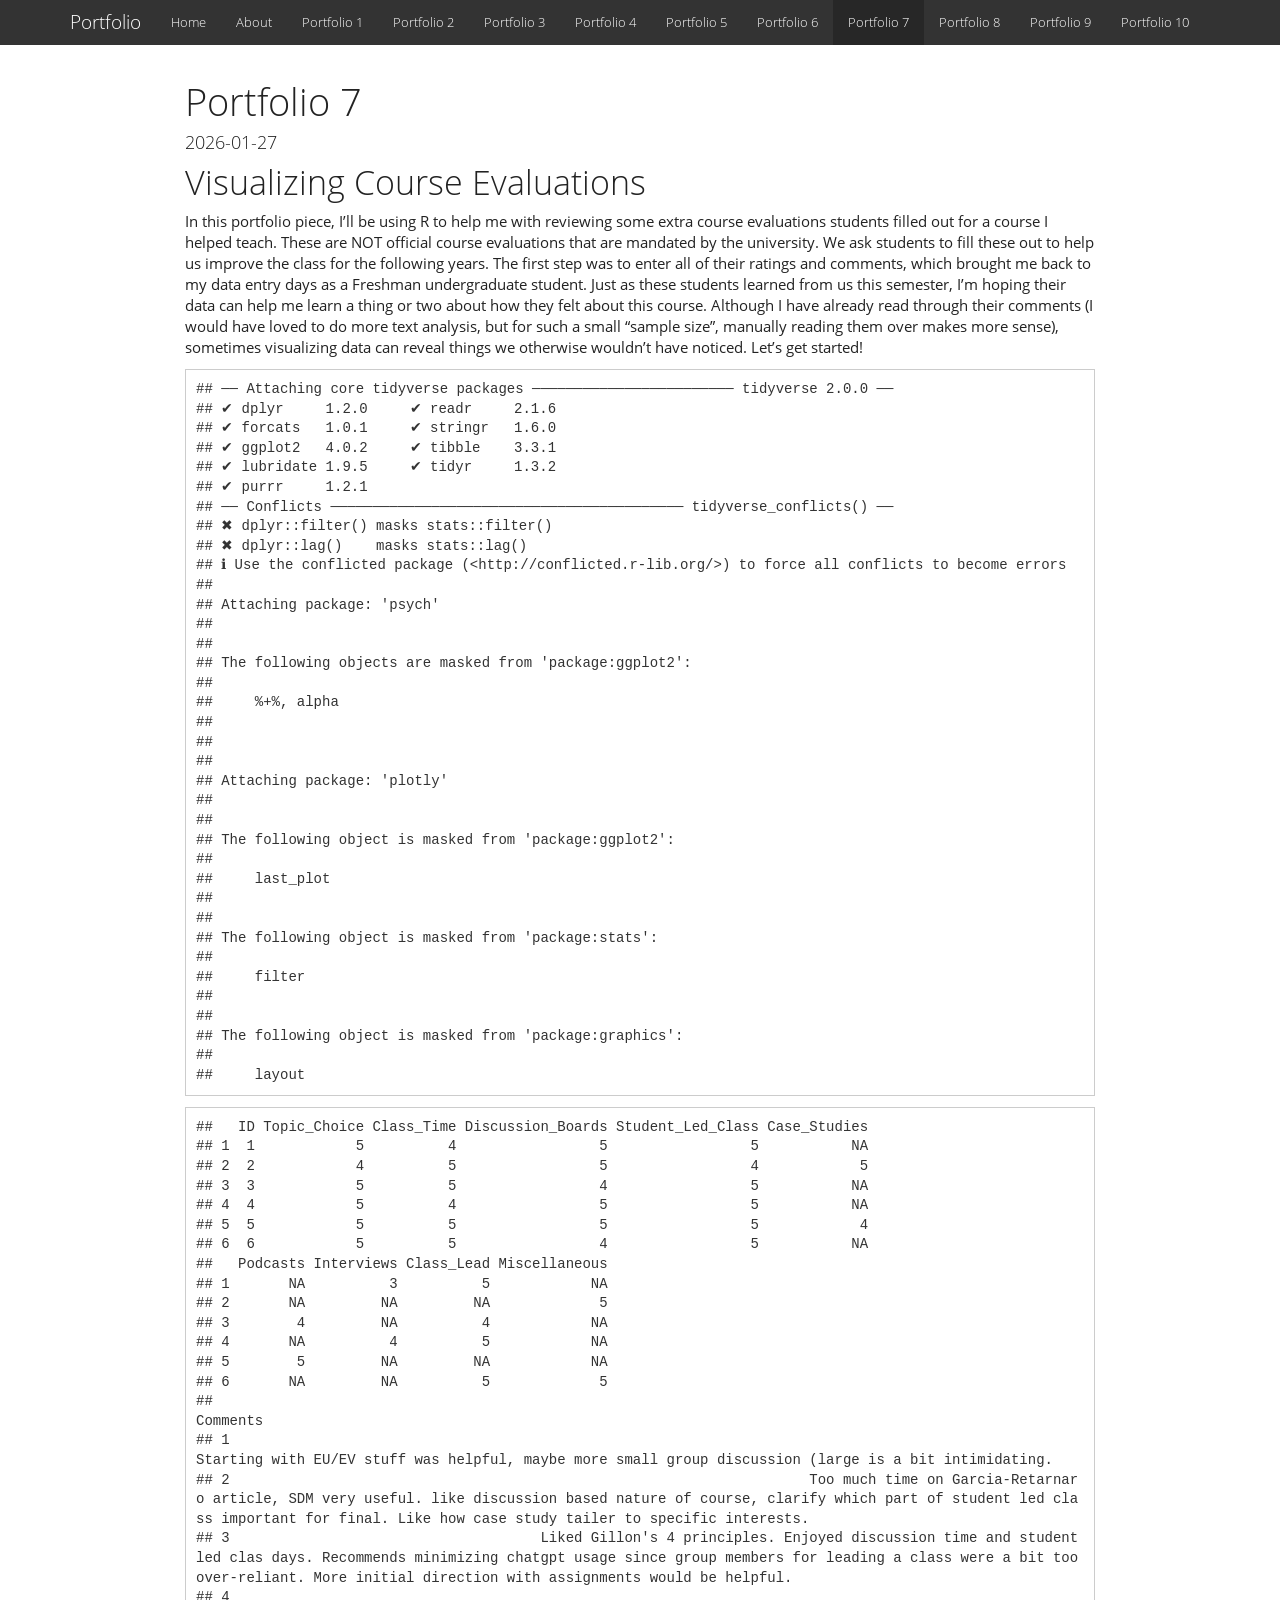
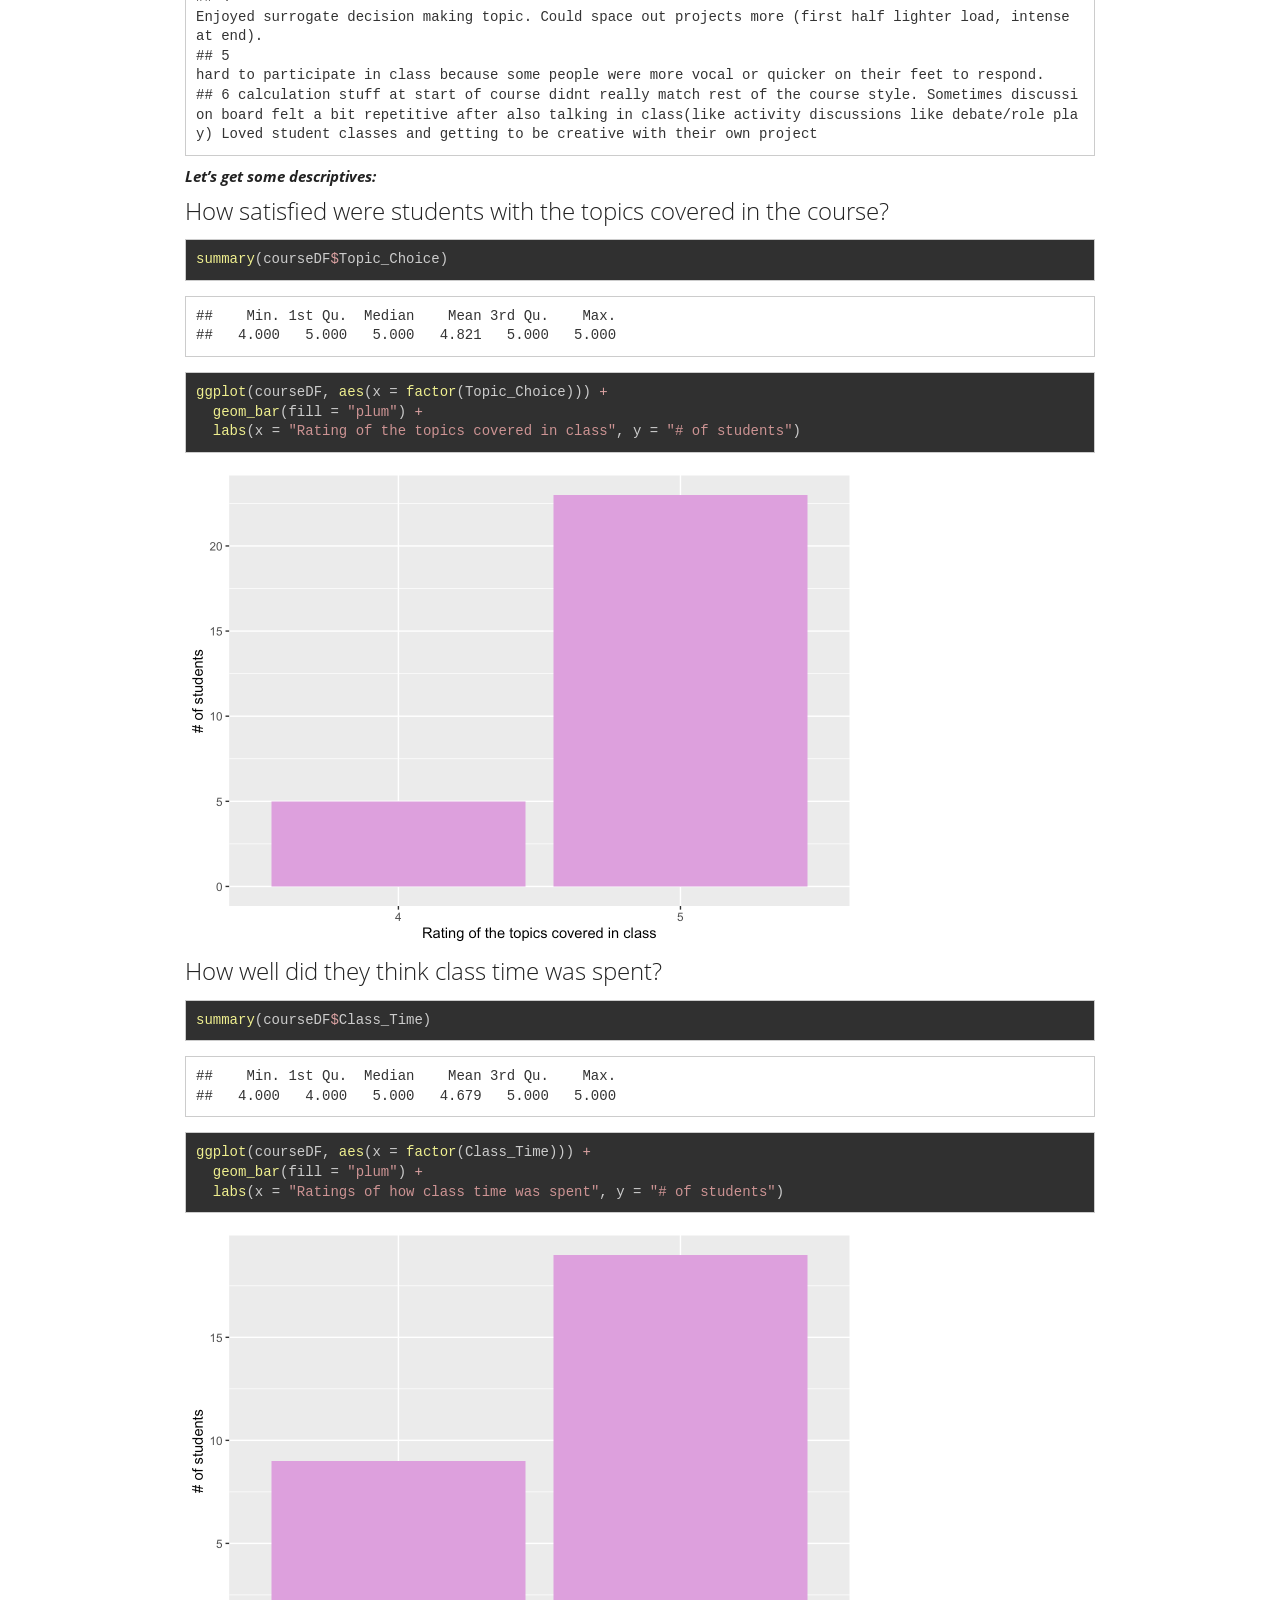
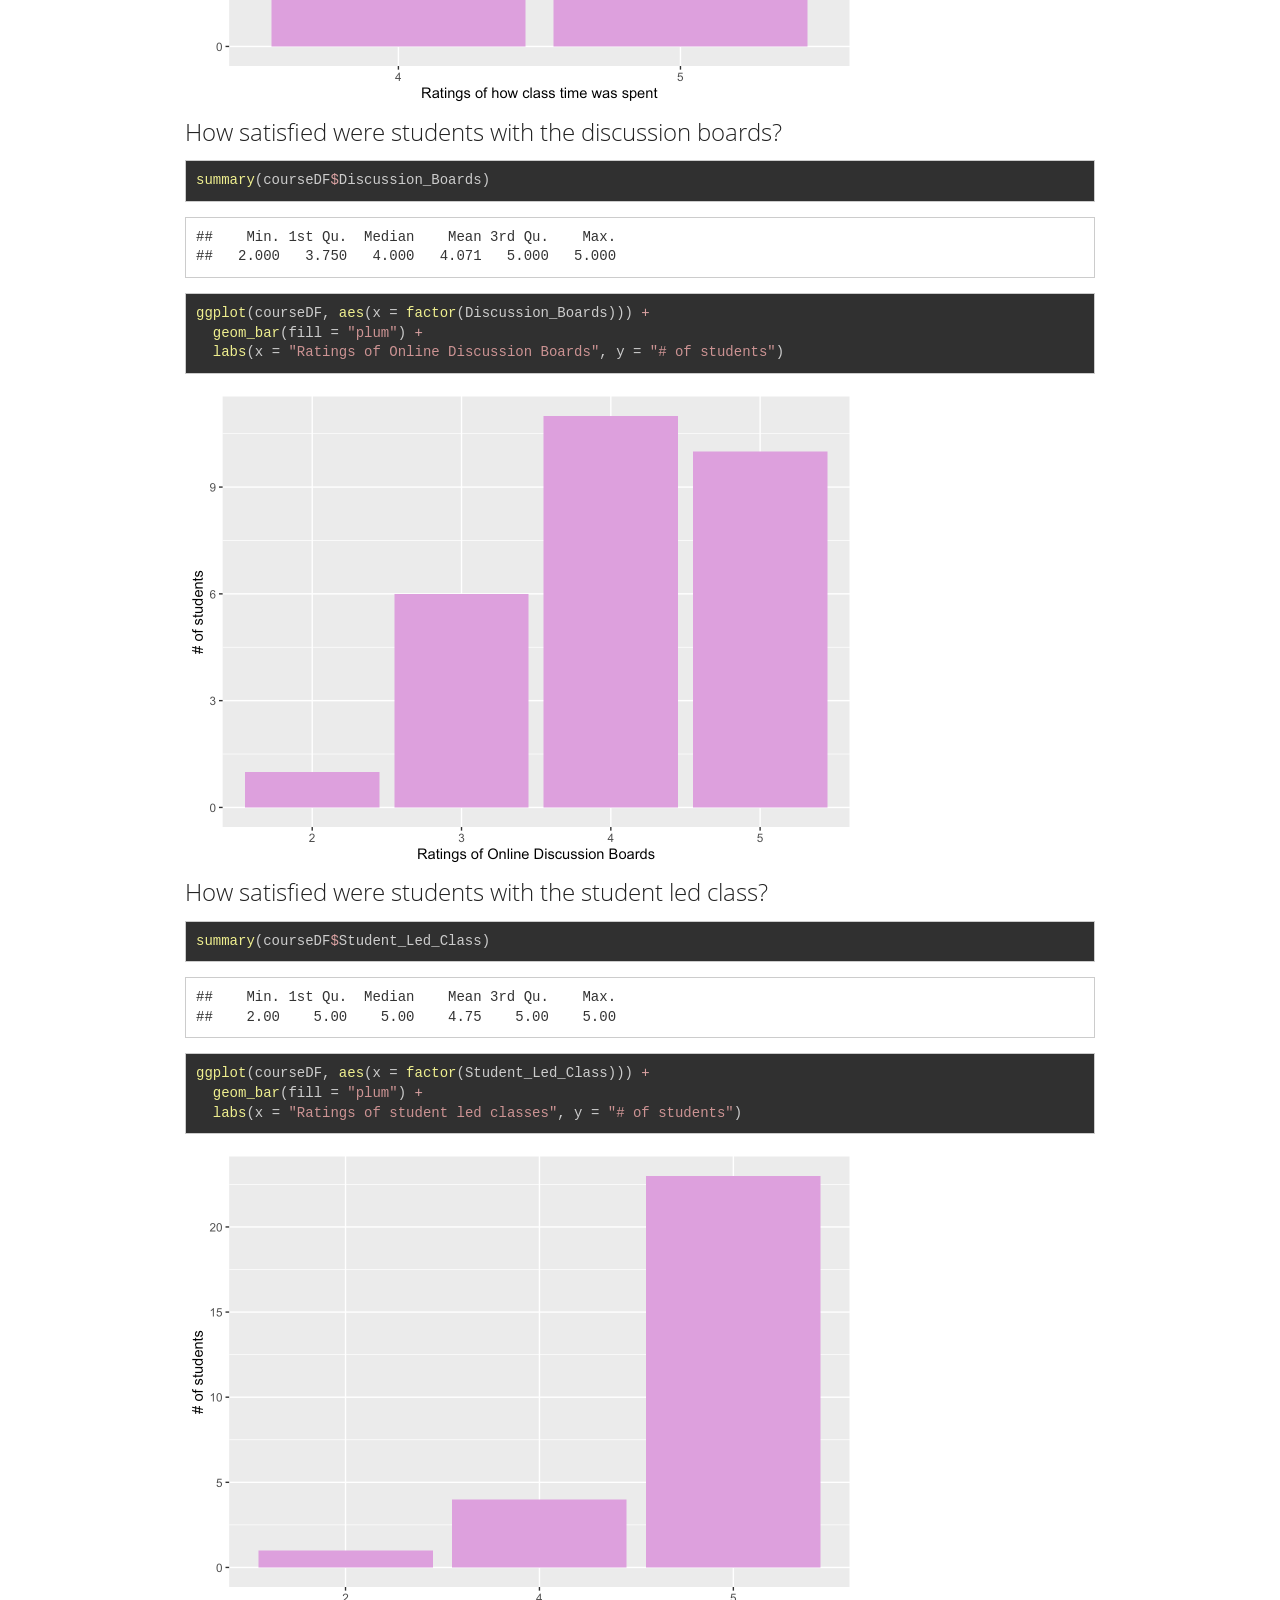
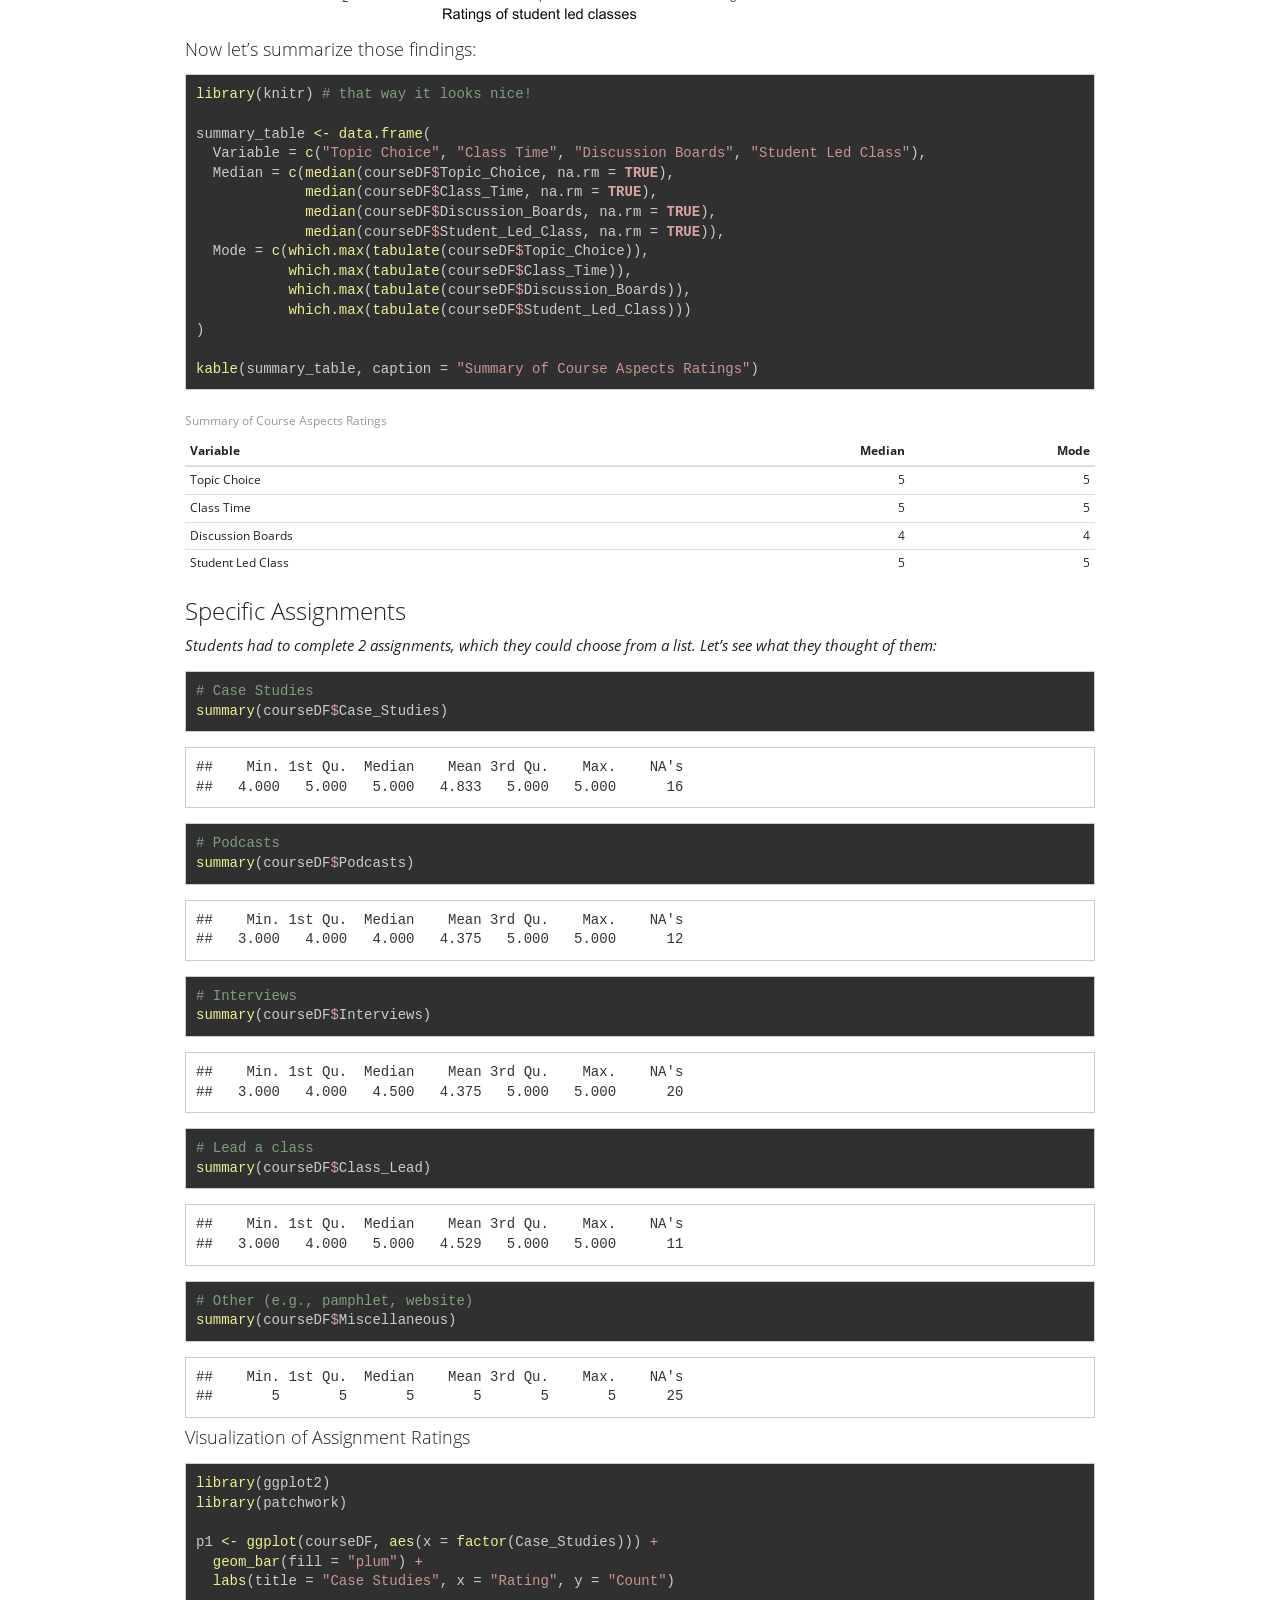
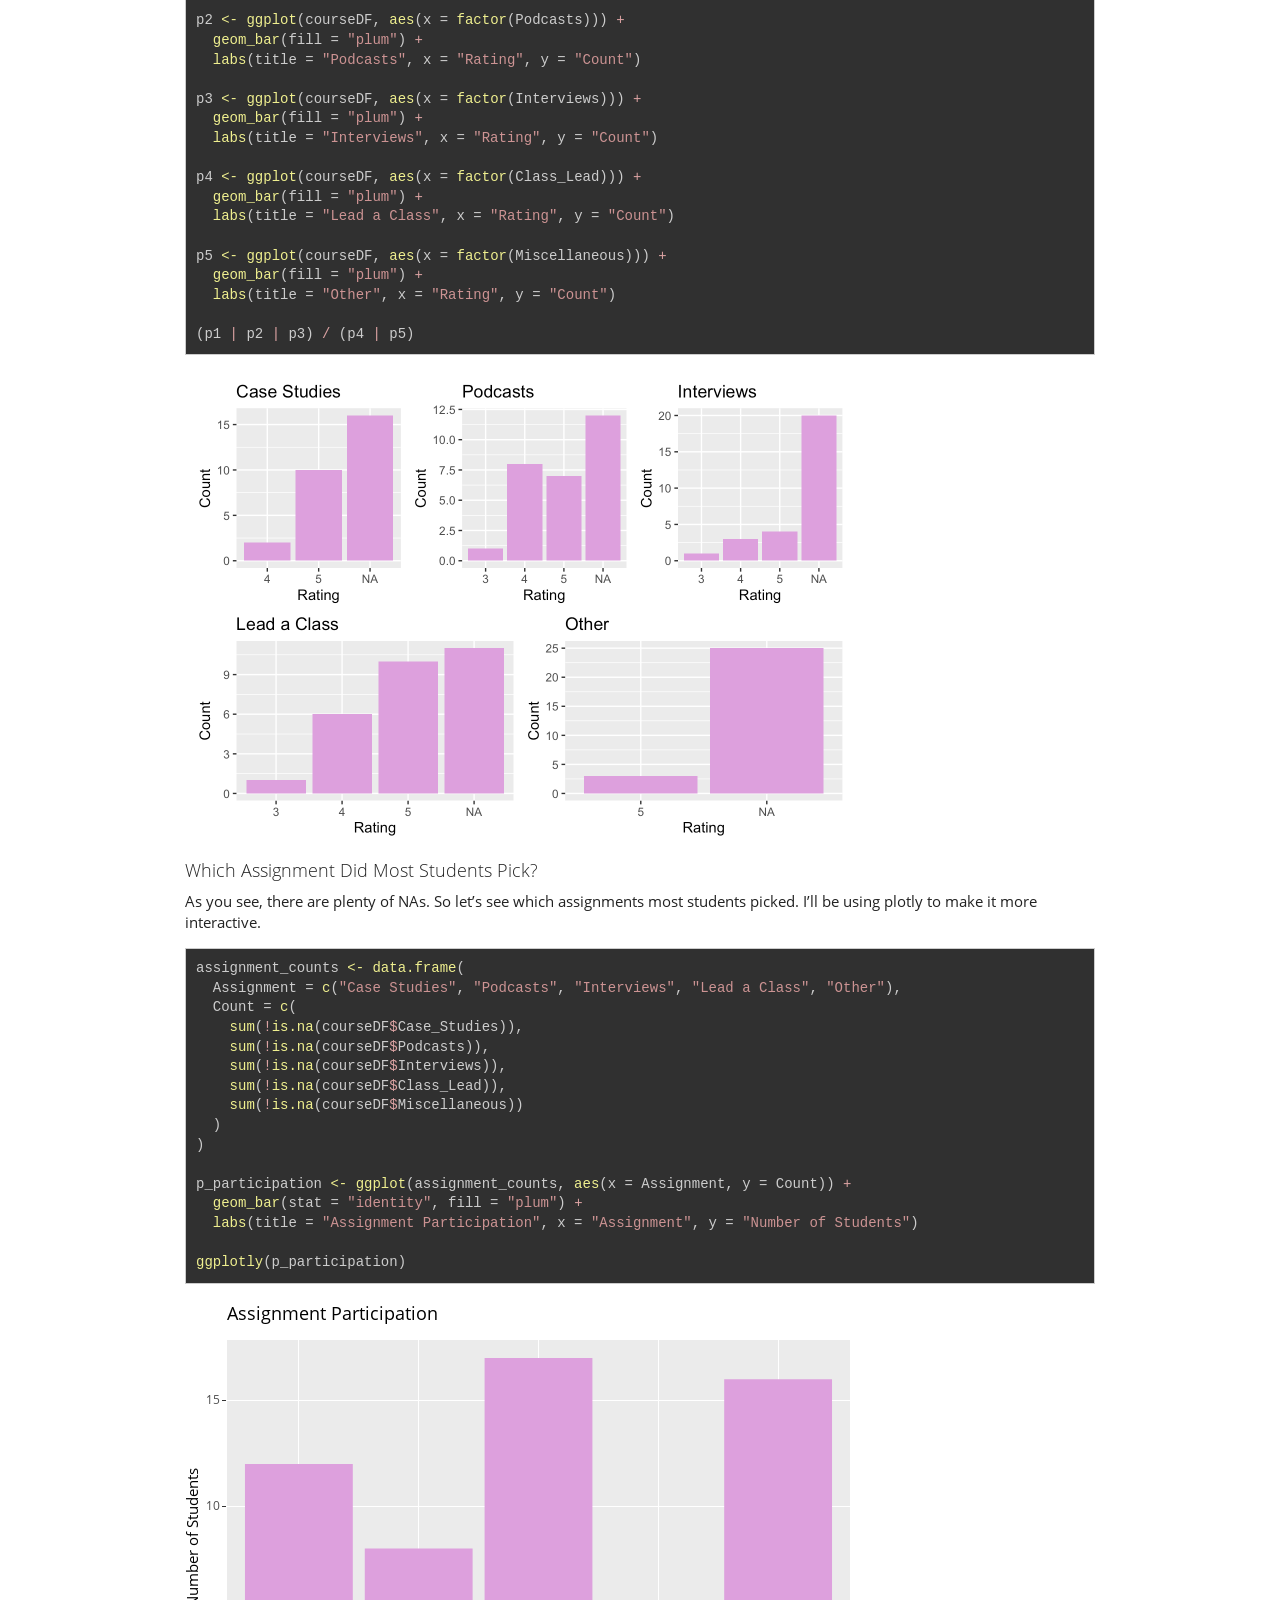
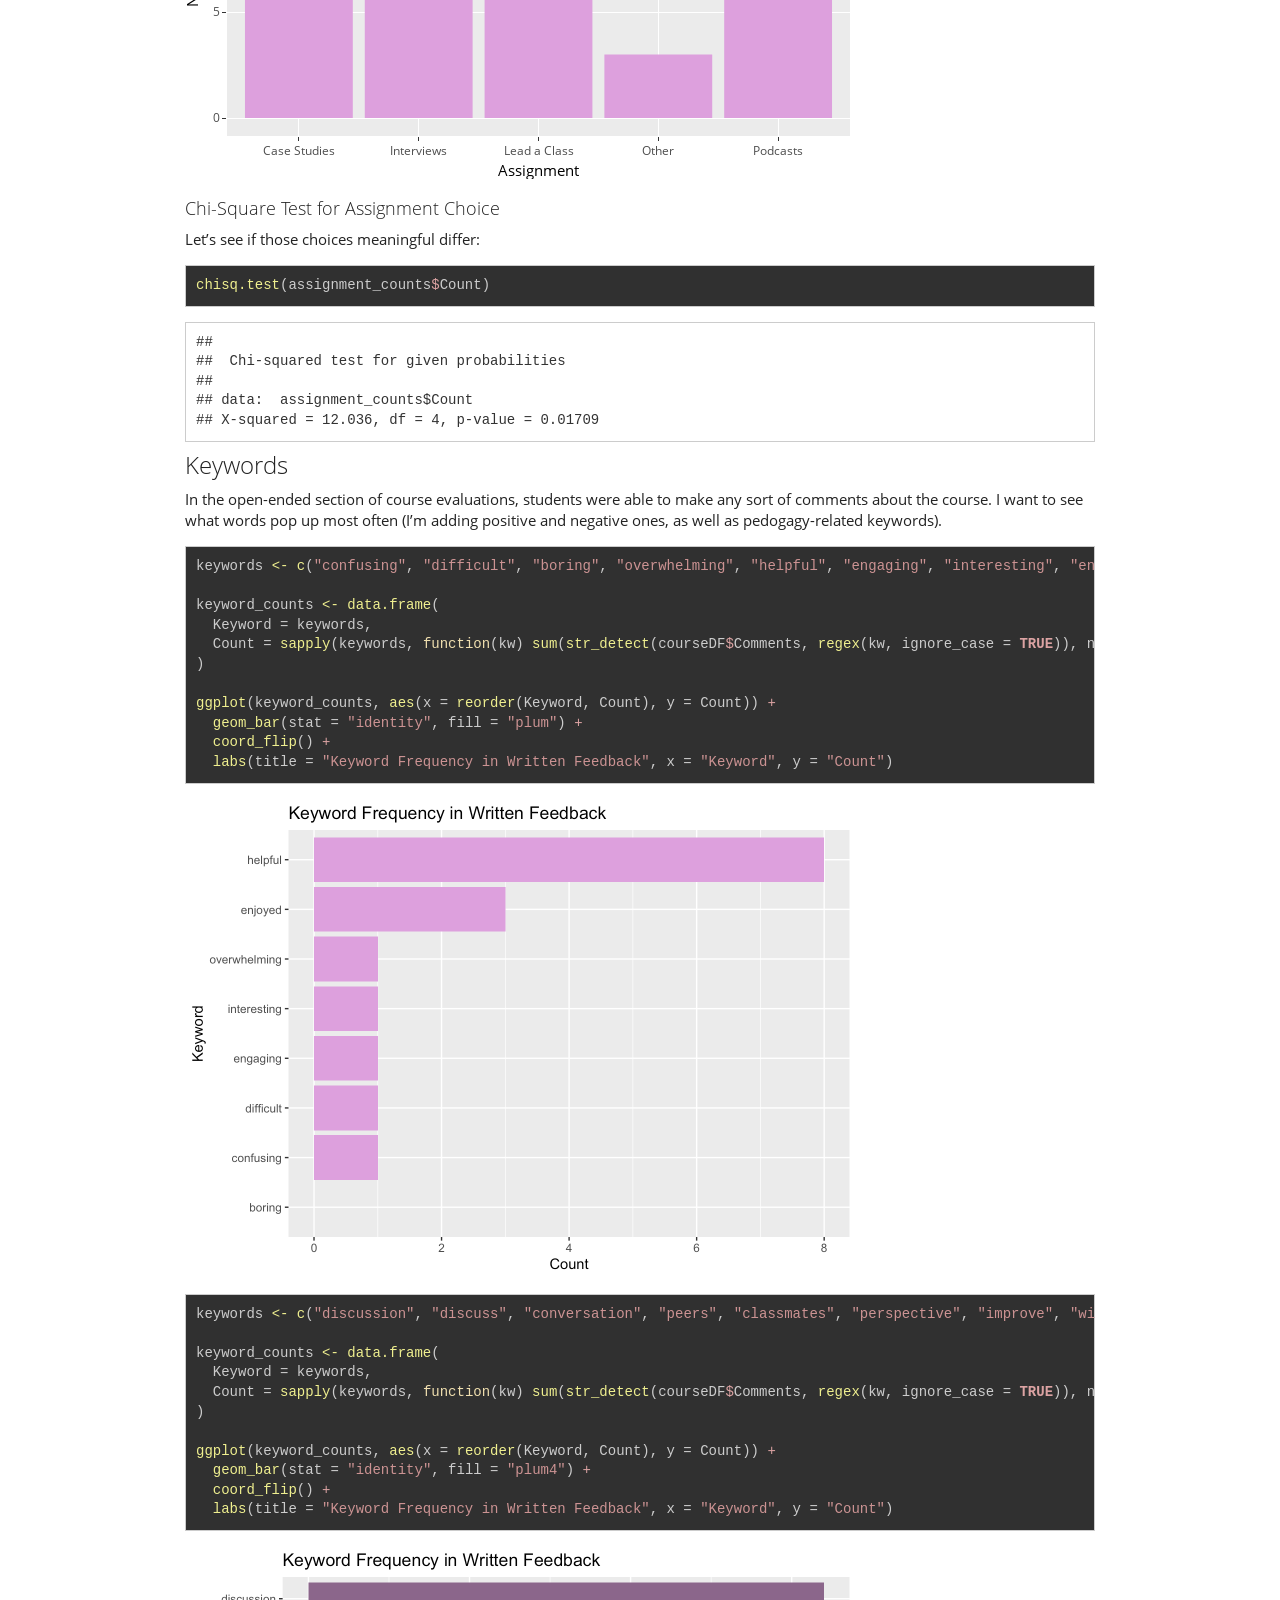
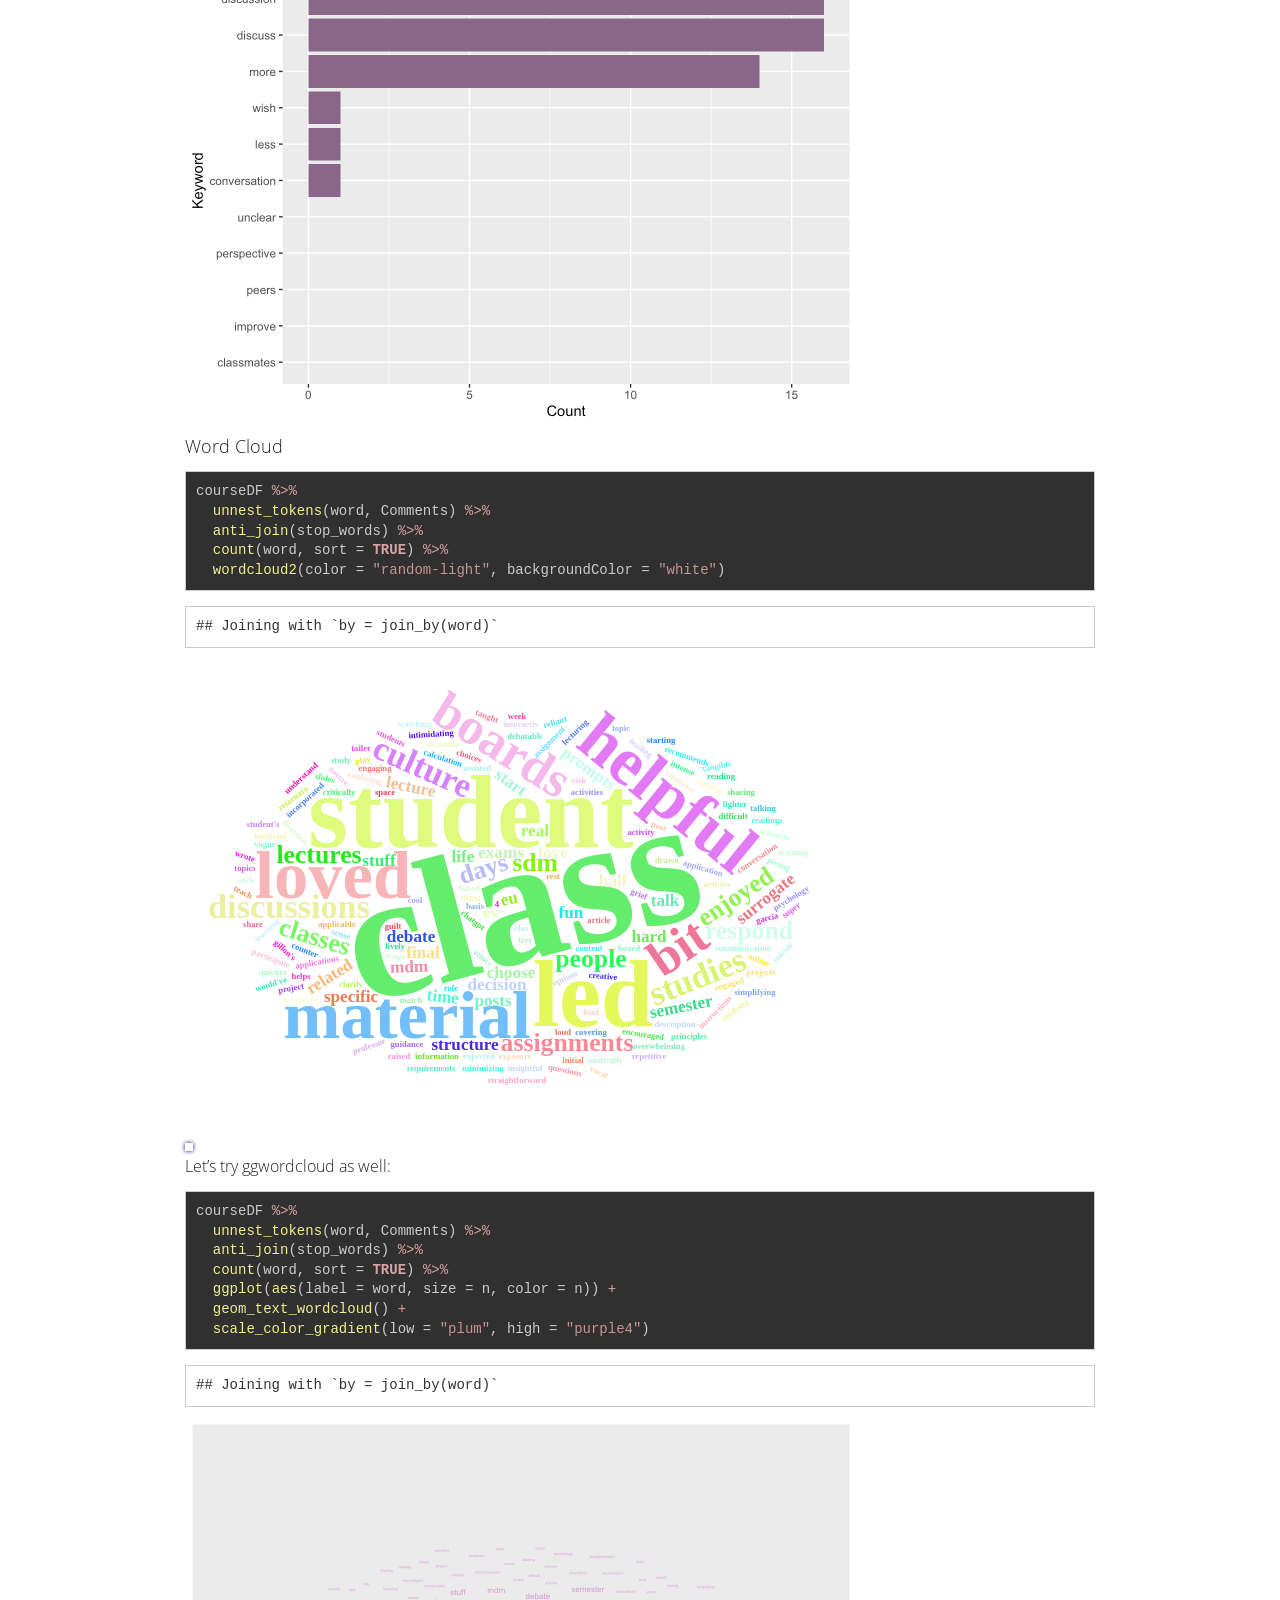
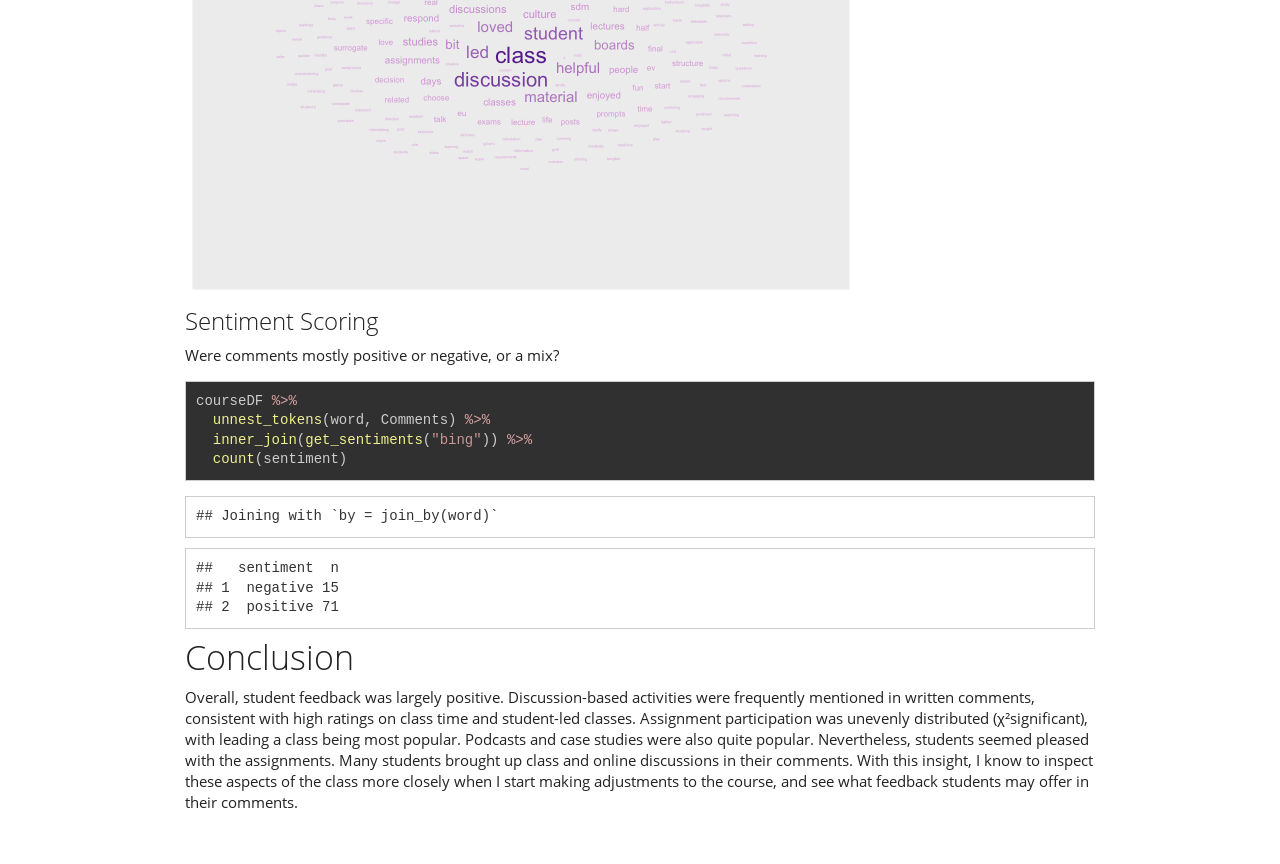
<file: docs/p07.html>
<!DOCTYPE html>

<html>

<head>

<meta charset="utf-8" />
<meta name="generator" content="pandoc" />
<meta http-equiv="X-UA-Compatible" content="IE=EDGE" />



<meta name="date" content="2026-01-27" />

<title>Portfolio 7</title>

<script src="site_libs/header-attrs-2.30/header-attrs.js"></script>
<script src="site_libs/jquery-3.6.0/jquery-3.6.0.min.js"></script>
<meta name="viewport" content="width=device-width, initial-scale=1" />
<link href="site_libs/bootstrap-3.3.5/css/yeti.min.css" rel="stylesheet" />
<script src="site_libs/bootstrap-3.3.5/js/bootstrap.min.js"></script>
<script src="site_libs/bootstrap-3.3.5/shim/html5shiv.min.js"></script>
<script src="site_libs/bootstrap-3.3.5/shim/respond.min.js"></script>
<style>h1 {font-size: 34px;}
       h1.title {font-size: 38px;}
       h2 {font-size: 30px;}
       h3 {font-size: 24px;}
       h4 {font-size: 18px;}
       h5 {font-size: 16px;}
       h6 {font-size: 12px;}
       code {color: inherit; background-color: rgba(0, 0, 0, 0.04);}
       pre:not([class]) { background-color: white }</style>
<script src="site_libs/navigation-1.1/tabsets.js"></script>
<link href="site_libs/htmltools-fill-0.5.9/fill.css" rel="stylesheet" />
<script src="site_libs/htmlwidgets-1.6.4/htmlwidgets.js"></script>
<script src="site_libs/plotly-binding-4.12.0/plotly.js"></script>
<script src="site_libs/typedarray-0.1/typedarray.min.js"></script>
<link href="site_libs/crosstalk-1.2.2/css/crosstalk.min.css" rel="stylesheet" />
<script src="site_libs/crosstalk-1.2.2/js/crosstalk.min.js"></script>
<link href="site_libs/plotly-htmlwidgets-css-2.25.2/plotly-htmlwidgets.css" rel="stylesheet" />
<script src="site_libs/plotly-main-2.25.2/plotly-latest.min.js"></script>
<link href="site_libs/wordcloud2-0.0.1/wordcloud.css" rel="stylesheet" />
<script src="site_libs/wordcloud2-0.0.1/wordcloud2-all.js"></script>
<script src="site_libs/wordcloud2-0.0.1/hover.js"></script>
<script src="site_libs/wordcloud2-binding-0.2.1/wordcloud2.js"></script>

<style type="text/css">
  code{white-space: pre-wrap;}
  span.smallcaps{font-variant: small-caps;}
  span.underline{text-decoration: underline;}
  div.column{display: inline-block; vertical-align: top; width: 50%;}
  div.hanging-indent{margin-left: 1.5em; text-indent: -1.5em;}
  ul.task-list{list-style: none;}
    </style>



<style type="text/css">
  code {
    white-space: pre;
  }
  .sourceCode {
    overflow: visible;
  }
</style>
<style type="text/css" data-origin="pandoc">
html { -webkit-text-size-adjust: 100%; }
pre > code.sourceCode { white-space: pre; position: relative; }
pre > code.sourceCode > span { display: inline-block; line-height: 1.25; }
pre > code.sourceCode > span:empty { height: 1.2em; }
.sourceCode { overflow: visible; }
code.sourceCode > span { color: inherit; text-decoration: inherit; }
div.sourceCode { margin: 1em 0; }
pre.sourceCode { margin: 0; }
@media screen {
div.sourceCode { overflow: auto; }
}
@media print {
pre > code.sourceCode { white-space: pre-wrap; }
pre > code.sourceCode > span { text-indent: -5em; padding-left: 5em; }
}
pre.numberSource code
  { counter-reset: source-line 0; }
pre.numberSource code > span
  { position: relative; left: -4em; counter-increment: source-line; }
pre.numberSource code > span > a:first-child::before
  { content: counter(source-line);
    position: relative; left: -1em; text-align: right; vertical-align: baseline;
    border: none; display: inline-block;
    -webkit-touch-callout: none; -webkit-user-select: none;
    -khtml-user-select: none; -moz-user-select: none;
    -ms-user-select: none; user-select: none;
    padding: 0 4px; width: 4em;
  }
pre.numberSource { margin-left: 3em;  padding-left: 4px; }
div.sourceCode
  { color: #cccccc; background-color: #303030; }
@media screen {
pre > code.sourceCode > span > a:first-child::before { text-decoration: underline; }
}
code span.al { color: #ffcfaf; } /* Alert */
code span.an { color: #7f9f7f; font-weight: bold; } /* Annotation */
code span.at { } /* Attribute */
code span.bn { color: #dca3a3; } /* BaseN */
code span.bu { } /* BuiltIn */
code span.cf { color: #f0dfaf; } /* ControlFlow */
code span.ch { color: #dca3a3; } /* Char */
code span.cn { color: #dca3a3; font-weight: bold; } /* Constant */
code span.co { color: #7f9f7f; } /* Comment */
code span.cv { color: #7f9f7f; font-weight: bold; } /* CommentVar */
code span.do { color: #7f9f7f; } /* Documentation */
code span.dt { color: #dfdfbf; } /* DataType */
code span.dv { color: #dcdccc; } /* DecVal */
code span.er { color: #c3bf9f; } /* Error */
code span.ex { } /* Extension */
code span.fl { color: #c0bed1; } /* Float */
code span.fu { color: #efef8f; } /* Function */
code span.im { } /* Import */
code span.in { color: #7f9f7f; font-weight: bold; } /* Information */
code span.kw { color: #f0dfaf; } /* Keyword */
code span.op { color: #f0efd0; } /* Operator */
code span.ot { color: #efef8f; } /* Other */
code span.pp { color: #ffcfaf; font-weight: bold; } /* Preprocessor */
code span.sc { color: #dca3a3; } /* SpecialChar */
code span.ss { color: #cc9393; } /* SpecialString */
code span.st { color: #cc9393; } /* String */
code span.va { } /* Variable */
code span.vs { color: #cc9393; } /* VerbatimString */
code span.wa { color: #7f9f7f; font-weight: bold; } /* Warning */

</style>
<script>
// apply pandoc div.sourceCode style to pre.sourceCode instead
(function() {
  var sheets = document.styleSheets;
  for (var i = 0; i < sheets.length; i++) {
    if (sheets[i].ownerNode.dataset["origin"] !== "pandoc") continue;
    try { var rules = sheets[i].cssRules; } catch (e) { continue; }
    var j = 0;
    while (j < rules.length) {
      var rule = rules[j];
      // check if there is a div.sourceCode rule
      if (rule.type !== rule.STYLE_RULE || rule.selectorText !== "div.sourceCode") {
        j++;
        continue;
      }
      var style = rule.style.cssText;
      // check if color or background-color is set
      if (rule.style.color === '' && rule.style.backgroundColor === '') {
        j++;
        continue;
      }
      // replace div.sourceCode by a pre.sourceCode rule
      sheets[i].deleteRule(j);
      sheets[i].insertRule('pre.sourceCode{' + style + '}', j);
    }
  }
})();
</script>







<style type = "text/css">
.main-container {
  max-width: 940px;
  margin-left: auto;
  margin-right: auto;
}
img {
  max-width:100%;
}
.tabbed-pane {
  padding-top: 12px;
}
.html-widget {
  margin-bottom: 20px;
}
button.code-folding-btn:focus {
  outline: none;
}
summary {
  display: list-item;
}
details > summary > p:only-child {
  display: inline;
}
pre code {
  padding: 0;
}
</style>


<style type="text/css">
.dropdown-submenu {
  position: relative;
}
.dropdown-submenu>.dropdown-menu {
  top: 0;
  left: 100%;
  margin-top: -6px;
  margin-left: -1px;
  border-radius: 0 6px 6px 6px;
}
.dropdown-submenu:hover>.dropdown-menu {
  display: block;
}
.dropdown-submenu>a:after {
  display: block;
  content: " ";
  float: right;
  width: 0;
  height: 0;
  border-color: transparent;
  border-style: solid;
  border-width: 5px 0 5px 5px;
  border-left-color: #cccccc;
  margin-top: 5px;
  margin-right: -10px;
}
.dropdown-submenu:hover>a:after {
  border-left-color: #adb5bd;
}
.dropdown-submenu.pull-left {
  float: none;
}
.dropdown-submenu.pull-left>.dropdown-menu {
  left: -100%;
  margin-left: 10px;
  border-radius: 6px 0 6px 6px;
}
</style>

<script type="text/javascript">
// manage active state of menu based on current page
$(document).ready(function () {
  // active menu anchor
  href = window.location.pathname
  href = href.substr(href.lastIndexOf('/') + 1)
  if (href === "")
    href = "index.html";
  var menuAnchor = $('a[href="' + href + '"]');

  // mark the anchor link active (and if it's in a dropdown, also mark that active)
  var dropdown = menuAnchor.closest('li.dropdown');
  if (window.bootstrap) { // Bootstrap 4+
    menuAnchor.addClass('active');
    dropdown.find('> .dropdown-toggle').addClass('active');
  } else { // Bootstrap 3
    menuAnchor.parent().addClass('active');
    dropdown.addClass('active');
  }

  // Navbar adjustments
  var navHeight = $(".navbar").first().height() + 15;
  var style = document.createElement('style');
  var pt = "padding-top: " + navHeight + "px; ";
  var mt = "margin-top: -" + navHeight + "px; ";
  var css = "";
  // offset scroll position for anchor links (for fixed navbar)
  for (var i = 1; i <= 6; i++) {
    css += ".section h" + i + "{ " + pt + mt + "}\n";
  }
  style.innerHTML = "body {" + pt + "padding-bottom: 40px; }\n" + css;
  document.head.appendChild(style);
});
</script>

<!-- tabsets -->

<style type="text/css">
.tabset-dropdown > .nav-tabs {
  display: inline-table;
  max-height: 500px;
  min-height: 44px;
  overflow-y: auto;
  border: 1px solid #ddd;
  border-radius: 4px;
}

.tabset-dropdown > .nav-tabs > li.active:before, .tabset-dropdown > .nav-tabs.nav-tabs-open:before {
  content: "\e259";
  font-family: 'Glyphicons Halflings';
  display: inline-block;
  padding: 10px;
  border-right: 1px solid #ddd;
}

.tabset-dropdown > .nav-tabs.nav-tabs-open > li.active:before {
  content: "\e258";
  font-family: 'Glyphicons Halflings';
  border: none;
}

.tabset-dropdown > .nav-tabs > li.active {
  display: block;
}

.tabset-dropdown > .nav-tabs > li > a,
.tabset-dropdown > .nav-tabs > li > a:focus,
.tabset-dropdown > .nav-tabs > li > a:hover {
  border: none;
  display: inline-block;
  border-radius: 4px;
  background-color: transparent;
}

.tabset-dropdown > .nav-tabs.nav-tabs-open > li {
  display: block;
  float: none;
}

.tabset-dropdown > .nav-tabs > li {
  display: none;
}
</style>

<!-- code folding -->




</head>

<body>


<div class="container-fluid main-container">




<div class="navbar navbar-default  navbar-fixed-top" role="navigation">
  <div class="container">
    <div class="navbar-header">
      <button type="button" class="navbar-toggle collapsed" data-toggle="collapse" data-bs-toggle="collapse" data-target="#navbar" data-bs-target="#navbar">
        <span class="icon-bar"></span>
        <span class="icon-bar"></span>
        <span class="icon-bar"></span>
      </button>
      <a class="navbar-brand" href="index.html">Portfolio</a>
    </div>
    <div id="navbar" class="navbar-collapse collapse">
      <ul class="nav navbar-nav">
        <li>
  <a href="index.html">Home</a>
</li>
<li>
  <a href="about.html">About</a>
</li>
<li>
  <a href="p01.html">Portfolio 1</a>
</li>
<li>
  <a href="p02.html">Portfolio 2</a>
</li>
<li>
  <a href="p03.html">Portfolio 3</a>
</li>
<li>
  <a href="p04.html">Portfolio 4</a>
</li>
<li>
  <a href="p05.html">Portfolio 5</a>
</li>
<li>
  <a href="p06.html">Portfolio 6</a>
</li>
<li>
  <a href="p07.html">Portfolio 7</a>
</li>
<li>
  <a href="p08.html">Portfolio 8</a>
</li>
<li>
  <a href="p09.html">Portfolio 9</a>
</li>
<li>
  <a href="p10.html">Portfolio 10</a>
</li>
      </ul>
      <ul class="nav navbar-nav navbar-right">
        
      </ul>
    </div><!--/.nav-collapse -->
  </div><!--/.container -->
</div><!--/.navbar -->

<div id="header">



<h1 class="title toc-ignore">Portfolio 7</h1>
<h4 class="date">2026-01-27</h4>

</div>


<div id="visualizing-course-evaluations" class="section level1">
<h1>Visualizing Course Evaluations</h1>
<p>In this portfolio piece, I’ll be using R to help me with reviewing
some extra course evaluations students filled out for a course I helped
teach. These are NOT official course evaluations that are mandated by
the university. We ask students to fill these out to help us improve the
class for the following years. The first step was to enter all of their
ratings and comments, which brought me back to my data entry days as a
Freshman undergraduate student. Just as these students learned from us
this semester, I’m hoping their data can help me learn a thing or two
about how they felt about this course. Although I have already read
through their comments (I would have loved to do more text analysis, but
for such a small “sample size”, manually reading them over makes more
sense), sometimes visualizing data can reveal things we otherwise
wouldn’t have noticed. Let’s get started!</p>
<pre><code>## ── Attaching core tidyverse packages ──────────────────────── tidyverse 2.0.0 ──
## ✔ dplyr     1.2.0     ✔ readr     2.1.6
## ✔ forcats   1.0.1     ✔ stringr   1.6.0
## ✔ ggplot2   4.0.2     ✔ tibble    3.3.1
## ✔ lubridate 1.9.5     ✔ tidyr     1.3.2
## ✔ purrr     1.2.1     
## ── Conflicts ────────────────────────────────────────── tidyverse_conflicts() ──
## ✖ dplyr::filter() masks stats::filter()
## ✖ dplyr::lag()    masks stats::lag()
## ℹ Use the conflicted package (&lt;http://conflicted.r-lib.org/&gt;) to force all conflicts to become errors
## 
## Attaching package: &#39;psych&#39;
## 
## 
## The following objects are masked from &#39;package:ggplot2&#39;:
## 
##     %+%, alpha
## 
## 
## 
## Attaching package: &#39;plotly&#39;
## 
## 
## The following object is masked from &#39;package:ggplot2&#39;:
## 
##     last_plot
## 
## 
## The following object is masked from &#39;package:stats&#39;:
## 
##     filter
## 
## 
## The following object is masked from &#39;package:graphics&#39;:
## 
##     layout</code></pre>
<pre><code>##   ID Topic_Choice Class_Time Discussion_Boards Student_Led_Class Case_Studies
## 1  1            5          4                 5                 5           NA
## 2  2            4          5                 5                 4            5
## 3  3            5          5                 4                 5           NA
## 4  4            5          4                 5                 5           NA
## 5  5            5          5                 5                 5            4
## 6  6            5          5                 4                 5           NA
##   Podcasts Interviews Class_Lead Miscellaneous
## 1       NA          3          5            NA
## 2       NA         NA         NA             5
## 3        4         NA          4            NA
## 4       NA          4          5            NA
## 5        5         NA         NA            NA
## 6       NA         NA          5             5
##                                                                                                                                                                                                                                                                                  Comments
## 1                                                                                                                                                                                 Starting with EU/EV stuff was helpful, maybe more small group discussion (large is a bit intimidating. 
## 2                                                                     Too much time on Garcia-Retarnaro article, SDM very useful. like discussion based nature of course, clarify which part of student led class important for final. Like how case study tailer to specific interests. 
## 3                                     Liked Gillon&#39;s 4 principles. Enjoyed discussion time and student led clas days. Recommends minimizing chatgpt usage since group members for leading a class were a bit too over-reliant. More initial direction with assignments would be helpful. 
## 4                                                                                                                                                                      Enjoyed surrogate decision making topic. Could space out projects more (first half lighter load, intense at end). 
## 5                                                                                                                                                                                  hard to participate in class because some people were more vocal or quicker on their feet to respond. 
## 6 calculation stuff at start of course didnt really match rest of the course style. Sometimes discussion board felt a bit repetitive after also talking in class(like activity discussions like debate/role play) Loved student classes and getting to be creative with their own project</code></pre>
<p><strong><em>Let’s get some descriptives:</em></strong></p>
<div
id="how-satisfied-were-students-with-the-topics-covered-in-the-course"
class="section level3">
<h3>How satisfied were students with the topics covered in the
course?</h3>
<div class="sourceCode" id="cb3"><pre class="sourceCode r"><code class="sourceCode r"><span id="cb3-1"><a href="#cb3-1" tabindex="-1"></a><span class="fu">summary</span>(courseDF<span class="sc">$</span>Topic_Choice)</span></code></pre></div>
<pre><code>##    Min. 1st Qu.  Median    Mean 3rd Qu.    Max. 
##   4.000   5.000   5.000   4.821   5.000   5.000</code></pre>
<div class="sourceCode" id="cb5"><pre class="sourceCode r"><code class="sourceCode r"><span id="cb5-1"><a href="#cb5-1" tabindex="-1"></a><span class="fu">ggplot</span>(courseDF, <span class="fu">aes</span>(<span class="at">x =</span> <span class="fu">factor</span>(Topic_Choice))) <span class="sc">+</span></span>
<span id="cb5-2"><a href="#cb5-2" tabindex="-1"></a>  <span class="fu">geom_bar</span>(<span class="at">fill =</span> <span class="st">&quot;plum&quot;</span>) <span class="sc">+</span></span>
<span id="cb5-3"><a href="#cb5-3" tabindex="-1"></a>  <span class="fu">labs</span>(<span class="at">x =</span> <span class="st">&quot;Rating of the topics covered in class&quot;</span>, <span class="at">y =</span> <span class="st">&quot;# of students&quot;</span>)</span></code></pre></div>
<p><img src="p07_files/figure-html/unnamed-chunk-1-1.png" alt="" width="672" /></p>
</div>
<div id="how-well-did-they-think-class-time-was-spent"
class="section level3">
<h3>How well did they think class time was spent?</h3>
<div class="sourceCode" id="cb6"><pre class="sourceCode r"><code class="sourceCode r"><span id="cb6-1"><a href="#cb6-1" tabindex="-1"></a><span class="fu">summary</span>(courseDF<span class="sc">$</span>Class_Time)</span></code></pre></div>
<pre><code>##    Min. 1st Qu.  Median    Mean 3rd Qu.    Max. 
##   4.000   4.000   5.000   4.679   5.000   5.000</code></pre>
<div class="sourceCode" id="cb8"><pre class="sourceCode r"><code class="sourceCode r"><span id="cb8-1"><a href="#cb8-1" tabindex="-1"></a><span class="fu">ggplot</span>(courseDF, <span class="fu">aes</span>(<span class="at">x =</span> <span class="fu">factor</span>(Class_Time))) <span class="sc">+</span></span>
<span id="cb8-2"><a href="#cb8-2" tabindex="-1"></a>  <span class="fu">geom_bar</span>(<span class="at">fill =</span> <span class="st">&quot;plum&quot;</span>) <span class="sc">+</span></span>
<span id="cb8-3"><a href="#cb8-3" tabindex="-1"></a>  <span class="fu">labs</span>(<span class="at">x =</span> <span class="st">&quot;Ratings of how class time was spent&quot;</span>, <span class="at">y =</span> <span class="st">&quot;# of students&quot;</span>)</span></code></pre></div>
<p><img src="p07_files/figure-html/unnamed-chunk-2-1.png" alt="" width="672" /></p>
</div>
<div id="how-satisfied-were-students-with-the-discussion-boards"
class="section level3">
<h3>How satisfied were students with the discussion boards?</h3>
<div class="sourceCode" id="cb9"><pre class="sourceCode r"><code class="sourceCode r"><span id="cb9-1"><a href="#cb9-1" tabindex="-1"></a><span class="fu">summary</span>(courseDF<span class="sc">$</span>Discussion_Boards)</span></code></pre></div>
<pre><code>##    Min. 1st Qu.  Median    Mean 3rd Qu.    Max. 
##   2.000   3.750   4.000   4.071   5.000   5.000</code></pre>
<div class="sourceCode" id="cb11"><pre class="sourceCode r"><code class="sourceCode r"><span id="cb11-1"><a href="#cb11-1" tabindex="-1"></a><span class="fu">ggplot</span>(courseDF, <span class="fu">aes</span>(<span class="at">x =</span> <span class="fu">factor</span>(Discussion_Boards))) <span class="sc">+</span></span>
<span id="cb11-2"><a href="#cb11-2" tabindex="-1"></a>  <span class="fu">geom_bar</span>(<span class="at">fill =</span> <span class="st">&quot;plum&quot;</span>) <span class="sc">+</span></span>
<span id="cb11-3"><a href="#cb11-3" tabindex="-1"></a>  <span class="fu">labs</span>(<span class="at">x =</span> <span class="st">&quot;Ratings of Online Discussion Boards&quot;</span>, <span class="at">y =</span> <span class="st">&quot;# of students&quot;</span>)</span></code></pre></div>
<p><img src="p07_files/figure-html/unnamed-chunk-3-1.png" alt="" width="672" /></p>
</div>
<div id="how-satisfied-were-students-with-the-student-led-class"
class="section level3">
<h3>How satisfied were students with the student led class?</h3>
<div class="sourceCode" id="cb12"><pre class="sourceCode r"><code class="sourceCode r"><span id="cb12-1"><a href="#cb12-1" tabindex="-1"></a><span class="fu">summary</span>(courseDF<span class="sc">$</span>Student_Led_Class)</span></code></pre></div>
<pre><code>##    Min. 1st Qu.  Median    Mean 3rd Qu.    Max. 
##    2.00    5.00    5.00    4.75    5.00    5.00</code></pre>
<div class="sourceCode" id="cb14"><pre class="sourceCode r"><code class="sourceCode r"><span id="cb14-1"><a href="#cb14-1" tabindex="-1"></a><span class="fu">ggplot</span>(courseDF, <span class="fu">aes</span>(<span class="at">x =</span> <span class="fu">factor</span>(Student_Led_Class))) <span class="sc">+</span></span>
<span id="cb14-2"><a href="#cb14-2" tabindex="-1"></a>  <span class="fu">geom_bar</span>(<span class="at">fill =</span> <span class="st">&quot;plum&quot;</span>) <span class="sc">+</span></span>
<span id="cb14-3"><a href="#cb14-3" tabindex="-1"></a>  <span class="fu">labs</span>(<span class="at">x =</span> <span class="st">&quot;Ratings of student led classes&quot;</span>, <span class="at">y =</span> <span class="st">&quot;# of students&quot;</span>)</span></code></pre></div>
<p><img src="p07_files/figure-html/unnamed-chunk-4-1.png" alt="" width="672" /></p>
<div id="now-lets-summarize-those-findings" class="section level4">
<h4>Now let’s summarize those findings:</h4>
<div class="sourceCode" id="cb15"><pre class="sourceCode r"><code class="sourceCode r"><span id="cb15-1"><a href="#cb15-1" tabindex="-1"></a><span class="fu">library</span>(knitr) <span class="co"># that way it looks nice!</span></span>
<span id="cb15-2"><a href="#cb15-2" tabindex="-1"></a></span>
<span id="cb15-3"><a href="#cb15-3" tabindex="-1"></a>summary_table <span class="ot">&lt;-</span> <span class="fu">data.frame</span>(</span>
<span id="cb15-4"><a href="#cb15-4" tabindex="-1"></a>  <span class="at">Variable =</span> <span class="fu">c</span>(<span class="st">&quot;Topic Choice&quot;</span>, <span class="st">&quot;Class Time&quot;</span>, <span class="st">&quot;Discussion Boards&quot;</span>, <span class="st">&quot;Student Led Class&quot;</span>),</span>
<span id="cb15-5"><a href="#cb15-5" tabindex="-1"></a>  <span class="at">Median =</span> <span class="fu">c</span>(<span class="fu">median</span>(courseDF<span class="sc">$</span>Topic_Choice, <span class="at">na.rm =</span> <span class="cn">TRUE</span>),</span>
<span id="cb15-6"><a href="#cb15-6" tabindex="-1"></a>             <span class="fu">median</span>(courseDF<span class="sc">$</span>Class_Time, <span class="at">na.rm =</span> <span class="cn">TRUE</span>),</span>
<span id="cb15-7"><a href="#cb15-7" tabindex="-1"></a>             <span class="fu">median</span>(courseDF<span class="sc">$</span>Discussion_Boards, <span class="at">na.rm =</span> <span class="cn">TRUE</span>),</span>
<span id="cb15-8"><a href="#cb15-8" tabindex="-1"></a>             <span class="fu">median</span>(courseDF<span class="sc">$</span>Student_Led_Class, <span class="at">na.rm =</span> <span class="cn">TRUE</span>)),</span>
<span id="cb15-9"><a href="#cb15-9" tabindex="-1"></a>  <span class="at">Mode =</span> <span class="fu">c</span>(<span class="fu">which.max</span>(<span class="fu">tabulate</span>(courseDF<span class="sc">$</span>Topic_Choice)),</span>
<span id="cb15-10"><a href="#cb15-10" tabindex="-1"></a>           <span class="fu">which.max</span>(<span class="fu">tabulate</span>(courseDF<span class="sc">$</span>Class_Time)),</span>
<span id="cb15-11"><a href="#cb15-11" tabindex="-1"></a>           <span class="fu">which.max</span>(<span class="fu">tabulate</span>(courseDF<span class="sc">$</span>Discussion_Boards)),</span>
<span id="cb15-12"><a href="#cb15-12" tabindex="-1"></a>           <span class="fu">which.max</span>(<span class="fu">tabulate</span>(courseDF<span class="sc">$</span>Student_Led_Class)))</span>
<span id="cb15-13"><a href="#cb15-13" tabindex="-1"></a>)</span>
<span id="cb15-14"><a href="#cb15-14" tabindex="-1"></a></span>
<span id="cb15-15"><a href="#cb15-15" tabindex="-1"></a><span class="fu">kable</span>(summary_table, <span class="at">caption =</span> <span class="st">&quot;Summary of Course Aspects Ratings&quot;</span>)</span></code></pre></div>
<table>
<caption>Summary of Course Aspects Ratings</caption>
<thead>
<tr class="header">
<th align="left">Variable</th>
<th align="right">Median</th>
<th align="right">Mode</th>
</tr>
</thead>
<tbody>
<tr class="odd">
<td align="left">Topic Choice</td>
<td align="right">5</td>
<td align="right">5</td>
</tr>
<tr class="even">
<td align="left">Class Time</td>
<td align="right">5</td>
<td align="right">5</td>
</tr>
<tr class="odd">
<td align="left">Discussion Boards</td>
<td align="right">4</td>
<td align="right">4</td>
</tr>
<tr class="even">
<td align="left">Student Led Class</td>
<td align="right">5</td>
<td align="right">5</td>
</tr>
</tbody>
</table>
</div>
</div>
<div id="specific-assignments" class="section level3">
<h3>Specific Assignments</h3>
<p><em>Students had to complete 2 assignments, which they could choose
from a list. Let’s see what they thought of them:</em></p>
<div class="sourceCode" id="cb16"><pre class="sourceCode r"><code class="sourceCode r"><span id="cb16-1"><a href="#cb16-1" tabindex="-1"></a><span class="co"># Case Studies </span></span>
<span id="cb16-2"><a href="#cb16-2" tabindex="-1"></a><span class="fu">summary</span>(courseDF<span class="sc">$</span>Case_Studies)</span></code></pre></div>
<pre><code>##    Min. 1st Qu.  Median    Mean 3rd Qu.    Max.    NA&#39;s 
##   4.000   5.000   5.000   4.833   5.000   5.000      16</code></pre>
<div class="sourceCode" id="cb18"><pre class="sourceCode r"><code class="sourceCode r"><span id="cb18-1"><a href="#cb18-1" tabindex="-1"></a><span class="co"># Podcasts</span></span>
<span id="cb18-2"><a href="#cb18-2" tabindex="-1"></a><span class="fu">summary</span>(courseDF<span class="sc">$</span>Podcasts)</span></code></pre></div>
<pre><code>##    Min. 1st Qu.  Median    Mean 3rd Qu.    Max.    NA&#39;s 
##   3.000   4.000   4.000   4.375   5.000   5.000      12</code></pre>
<div class="sourceCode" id="cb20"><pre class="sourceCode r"><code class="sourceCode r"><span id="cb20-1"><a href="#cb20-1" tabindex="-1"></a><span class="co"># Interviews</span></span>
<span id="cb20-2"><a href="#cb20-2" tabindex="-1"></a><span class="fu">summary</span>(courseDF<span class="sc">$</span>Interviews)</span></code></pre></div>
<pre><code>##    Min. 1st Qu.  Median    Mean 3rd Qu.    Max.    NA&#39;s 
##   3.000   4.000   4.500   4.375   5.000   5.000      20</code></pre>
<div class="sourceCode" id="cb22"><pre class="sourceCode r"><code class="sourceCode r"><span id="cb22-1"><a href="#cb22-1" tabindex="-1"></a><span class="co"># Lead a class </span></span>
<span id="cb22-2"><a href="#cb22-2" tabindex="-1"></a><span class="fu">summary</span>(courseDF<span class="sc">$</span>Class_Lead)</span></code></pre></div>
<pre><code>##    Min. 1st Qu.  Median    Mean 3rd Qu.    Max.    NA&#39;s 
##   3.000   4.000   5.000   4.529   5.000   5.000      11</code></pre>
<div class="sourceCode" id="cb24"><pre class="sourceCode r"><code class="sourceCode r"><span id="cb24-1"><a href="#cb24-1" tabindex="-1"></a><span class="co"># Other (e.g., pamphlet, website)</span></span>
<span id="cb24-2"><a href="#cb24-2" tabindex="-1"></a><span class="fu">summary</span>(courseDF<span class="sc">$</span>Miscellaneous)</span></code></pre></div>
<pre><code>##    Min. 1st Qu.  Median    Mean 3rd Qu.    Max.    NA&#39;s 
##       5       5       5       5       5       5      25</code></pre>
<div id="visualization-of-assignment-ratings" class="section level4">
<h4>Visualization of Assignment Ratings</h4>
<div class="sourceCode" id="cb26"><pre class="sourceCode r"><code class="sourceCode r"><span id="cb26-1"><a href="#cb26-1" tabindex="-1"></a><span class="fu">library</span>(ggplot2)</span>
<span id="cb26-2"><a href="#cb26-2" tabindex="-1"></a><span class="fu">library</span>(patchwork)</span>
<span id="cb26-3"><a href="#cb26-3" tabindex="-1"></a></span>
<span id="cb26-4"><a href="#cb26-4" tabindex="-1"></a>p1 <span class="ot">&lt;-</span> <span class="fu">ggplot</span>(courseDF, <span class="fu">aes</span>(<span class="at">x =</span> <span class="fu">factor</span>(Case_Studies))) <span class="sc">+</span></span>
<span id="cb26-5"><a href="#cb26-5" tabindex="-1"></a>  <span class="fu">geom_bar</span>(<span class="at">fill =</span> <span class="st">&quot;plum&quot;</span>) <span class="sc">+</span></span>
<span id="cb26-6"><a href="#cb26-6" tabindex="-1"></a>  <span class="fu">labs</span>(<span class="at">title =</span> <span class="st">&quot;Case Studies&quot;</span>, <span class="at">x =</span> <span class="st">&quot;Rating&quot;</span>, <span class="at">y =</span> <span class="st">&quot;Count&quot;</span>)</span>
<span id="cb26-7"><a href="#cb26-7" tabindex="-1"></a></span>
<span id="cb26-8"><a href="#cb26-8" tabindex="-1"></a>p2 <span class="ot">&lt;-</span> <span class="fu">ggplot</span>(courseDF, <span class="fu">aes</span>(<span class="at">x =</span> <span class="fu">factor</span>(Podcasts))) <span class="sc">+</span></span>
<span id="cb26-9"><a href="#cb26-9" tabindex="-1"></a>  <span class="fu">geom_bar</span>(<span class="at">fill =</span> <span class="st">&quot;plum&quot;</span>) <span class="sc">+</span></span>
<span id="cb26-10"><a href="#cb26-10" tabindex="-1"></a>  <span class="fu">labs</span>(<span class="at">title =</span> <span class="st">&quot;Podcasts&quot;</span>, <span class="at">x =</span> <span class="st">&quot;Rating&quot;</span>, <span class="at">y =</span> <span class="st">&quot;Count&quot;</span>)</span>
<span id="cb26-11"><a href="#cb26-11" tabindex="-1"></a></span>
<span id="cb26-12"><a href="#cb26-12" tabindex="-1"></a>p3 <span class="ot">&lt;-</span> <span class="fu">ggplot</span>(courseDF, <span class="fu">aes</span>(<span class="at">x =</span> <span class="fu">factor</span>(Interviews))) <span class="sc">+</span></span>
<span id="cb26-13"><a href="#cb26-13" tabindex="-1"></a>  <span class="fu">geom_bar</span>(<span class="at">fill =</span> <span class="st">&quot;plum&quot;</span>) <span class="sc">+</span></span>
<span id="cb26-14"><a href="#cb26-14" tabindex="-1"></a>  <span class="fu">labs</span>(<span class="at">title =</span> <span class="st">&quot;Interviews&quot;</span>, <span class="at">x =</span> <span class="st">&quot;Rating&quot;</span>, <span class="at">y =</span> <span class="st">&quot;Count&quot;</span>)</span>
<span id="cb26-15"><a href="#cb26-15" tabindex="-1"></a></span>
<span id="cb26-16"><a href="#cb26-16" tabindex="-1"></a>p4 <span class="ot">&lt;-</span> <span class="fu">ggplot</span>(courseDF, <span class="fu">aes</span>(<span class="at">x =</span> <span class="fu">factor</span>(Class_Lead))) <span class="sc">+</span></span>
<span id="cb26-17"><a href="#cb26-17" tabindex="-1"></a>  <span class="fu">geom_bar</span>(<span class="at">fill =</span> <span class="st">&quot;plum&quot;</span>) <span class="sc">+</span></span>
<span id="cb26-18"><a href="#cb26-18" tabindex="-1"></a>  <span class="fu">labs</span>(<span class="at">title =</span> <span class="st">&quot;Lead a Class&quot;</span>, <span class="at">x =</span> <span class="st">&quot;Rating&quot;</span>, <span class="at">y =</span> <span class="st">&quot;Count&quot;</span>)</span>
<span id="cb26-19"><a href="#cb26-19" tabindex="-1"></a></span>
<span id="cb26-20"><a href="#cb26-20" tabindex="-1"></a>p5 <span class="ot">&lt;-</span> <span class="fu">ggplot</span>(courseDF, <span class="fu">aes</span>(<span class="at">x =</span> <span class="fu">factor</span>(Miscellaneous))) <span class="sc">+</span></span>
<span id="cb26-21"><a href="#cb26-21" tabindex="-1"></a>  <span class="fu">geom_bar</span>(<span class="at">fill =</span> <span class="st">&quot;plum&quot;</span>) <span class="sc">+</span></span>
<span id="cb26-22"><a href="#cb26-22" tabindex="-1"></a>  <span class="fu">labs</span>(<span class="at">title =</span> <span class="st">&quot;Other&quot;</span>, <span class="at">x =</span> <span class="st">&quot;Rating&quot;</span>, <span class="at">y =</span> <span class="st">&quot;Count&quot;</span>)</span>
<span id="cb26-23"><a href="#cb26-23" tabindex="-1"></a></span>
<span id="cb26-24"><a href="#cb26-24" tabindex="-1"></a>(p1 <span class="sc">|</span> p2 <span class="sc">|</span> p3) <span class="sc">/</span> (p4 <span class="sc">|</span> p5)</span></code></pre></div>
<p><img src="p07_files/figure-html/unnamed-chunk-7-1.png" alt="" width="672" /></p>
</div>
<div id="which-assignment-did-most-students-pick"
class="section level4">
<h4>Which Assignment Did Most Students Pick?</h4>
<p>As you see, there are plenty of NAs. So let’s see which assignments
most students picked. I’ll be using plotly to make it more
interactive.</p>
<div class="sourceCode" id="cb27"><pre class="sourceCode r"><code class="sourceCode r"><span id="cb27-1"><a href="#cb27-1" tabindex="-1"></a>assignment_counts <span class="ot">&lt;-</span> <span class="fu">data.frame</span>(</span>
<span id="cb27-2"><a href="#cb27-2" tabindex="-1"></a>  <span class="at">Assignment =</span> <span class="fu">c</span>(<span class="st">&quot;Case Studies&quot;</span>, <span class="st">&quot;Podcasts&quot;</span>, <span class="st">&quot;Interviews&quot;</span>, <span class="st">&quot;Lead a Class&quot;</span>, <span class="st">&quot;Other&quot;</span>),</span>
<span id="cb27-3"><a href="#cb27-3" tabindex="-1"></a>  <span class="at">Count =</span> <span class="fu">c</span>(</span>
<span id="cb27-4"><a href="#cb27-4" tabindex="-1"></a>    <span class="fu">sum</span>(<span class="sc">!</span><span class="fu">is.na</span>(courseDF<span class="sc">$</span>Case_Studies)),</span>
<span id="cb27-5"><a href="#cb27-5" tabindex="-1"></a>    <span class="fu">sum</span>(<span class="sc">!</span><span class="fu">is.na</span>(courseDF<span class="sc">$</span>Podcasts)),</span>
<span id="cb27-6"><a href="#cb27-6" tabindex="-1"></a>    <span class="fu">sum</span>(<span class="sc">!</span><span class="fu">is.na</span>(courseDF<span class="sc">$</span>Interviews)),</span>
<span id="cb27-7"><a href="#cb27-7" tabindex="-1"></a>    <span class="fu">sum</span>(<span class="sc">!</span><span class="fu">is.na</span>(courseDF<span class="sc">$</span>Class_Lead)),</span>
<span id="cb27-8"><a href="#cb27-8" tabindex="-1"></a>    <span class="fu">sum</span>(<span class="sc">!</span><span class="fu">is.na</span>(courseDF<span class="sc">$</span>Miscellaneous))</span>
<span id="cb27-9"><a href="#cb27-9" tabindex="-1"></a>  )</span>
<span id="cb27-10"><a href="#cb27-10" tabindex="-1"></a>)</span>
<span id="cb27-11"><a href="#cb27-11" tabindex="-1"></a></span>
<span id="cb27-12"><a href="#cb27-12" tabindex="-1"></a>p_participation <span class="ot">&lt;-</span> <span class="fu">ggplot</span>(assignment_counts, <span class="fu">aes</span>(<span class="at">x =</span> Assignment, <span class="at">y =</span> Count)) <span class="sc">+</span></span>
<span id="cb27-13"><a href="#cb27-13" tabindex="-1"></a>  <span class="fu">geom_bar</span>(<span class="at">stat =</span> <span class="st">&quot;identity&quot;</span>, <span class="at">fill =</span> <span class="st">&quot;plum&quot;</span>) <span class="sc">+</span></span>
<span id="cb27-14"><a href="#cb27-14" tabindex="-1"></a>  <span class="fu">labs</span>(<span class="at">title =</span> <span class="st">&quot;Assignment Participation&quot;</span>, <span class="at">x =</span> <span class="st">&quot;Assignment&quot;</span>, <span class="at">y =</span> <span class="st">&quot;Number of Students&quot;</span>)</span>
<span id="cb27-15"><a href="#cb27-15" tabindex="-1"></a></span>
<span id="cb27-16"><a href="#cb27-16" tabindex="-1"></a><span class="fu">ggplotly</span>(p_participation)</span></code></pre></div>
<div class="plotly html-widget html-fill-item" id="htmlwidget-01a2269c100538bee405" style="width:672px;height:480px;"></div>
<script type="application/json" data-for="htmlwidget-01a2269c100538bee405">{"x":{"data":[{"orientation":"v","width":[0.89999999999999991,0.90000000000000036,0.90000000000000013,0.90000000000000036,0.90000000000000036],"base":[0,0,0,0,0],"x":[1,5,2,3,4],"y":[12,16,8,17,3],"text":["Assignment: Case Studies<br />Count: 12","Assignment: Podcasts<br />Count: 16","Assignment: Interviews<br />Count:  8","Assignment: Lead a Class<br />Count: 17","Assignment: Other<br />Count:  3"],"type":"bar","textposition":"none","marker":{"autocolorscale":false,"color":"rgba(221,160,221,1)","line":{"width":1.8897637795275593,"color":"transparent"}},"showlegend":false,"xaxis":"x","yaxis":"y","hoverinfo":"text","frame":null}],"layout":{"margin":{"t":40.840182648401829,"r":7.3059360730593621,"b":37.260273972602747,"l":37.260273972602747},"plot_bgcolor":"rgba(235,235,235,1)","paper_bgcolor":"rgba(255,255,255,1)","font":{"color":"rgba(0,0,0,1)","family":"","size":14.611872146118724},"title":{"text":"Assignment Participation","font":{"color":"rgba(0,0,0,1)","family":"","size":17.534246575342465},"x":0,"xref":"paper"},"xaxis":{"domain":[0,1],"automargin":true,"type":"linear","autorange":false,"range":[0.40000000000000002,5.5999999999999996],"tickmode":"array","ticktext":["Case Studies","Interviews","Lead a Class","Other","Podcasts"],"tickvals":[1,2,3,4,5],"categoryorder":"array","categoryarray":["Case Studies","Interviews","Lead a Class","Other","Podcasts"],"nticks":null,"ticks":"outside","tickcolor":"rgba(51,51,51,1)","ticklen":3.6529680365296811,"tickwidth":0.66417600664176002,"showticklabels":true,"tickfont":{"color":"rgba(77,77,77,1)","family":"","size":11.68949771689498},"tickangle":-0,"showline":false,"linecolor":null,"linewidth":0,"showgrid":true,"gridcolor":"rgba(255,255,255,1)","gridwidth":0.66417600664176002,"zeroline":false,"anchor":"y","title":{"text":"Assignment","font":{"color":"rgba(0,0,0,1)","family":"","size":14.611872146118724}},"hoverformat":".2f"},"yaxis":{"domain":[0,1],"automargin":true,"type":"linear","autorange":false,"range":[-0.85000000000000009,17.850000000000001],"tickmode":"array","ticktext":["0","5","10","15"],"tickvals":[1.1102230246251565e-16,5,10,15],"categoryorder":"array","categoryarray":["0","5","10","15"],"nticks":null,"ticks":"outside","tickcolor":"rgba(51,51,51,1)","ticklen":3.6529680365296811,"tickwidth":0.66417600664176002,"showticklabels":true,"tickfont":{"color":"rgba(77,77,77,1)","family":"","size":11.68949771689498},"tickangle":-0,"showline":false,"linecolor":null,"linewidth":0,"showgrid":true,"gridcolor":"rgba(255,255,255,1)","gridwidth":0.66417600664176002,"zeroline":false,"anchor":"x","title":{"text":"Number of Students","font":{"color":"rgba(0,0,0,1)","family":"","size":14.611872146118724}},"hoverformat":".2f"},"shapes":[],"showlegend":false,"legend":{"bgcolor":"rgba(255,255,255,1)","bordercolor":"transparent","borderwidth":1.8897637795275593,"font":{"color":"rgba(0,0,0,1)","family":"","size":11.68949771689498}},"hovermode":"closest","barmode":"relative"},"config":{"doubleClick":"reset","modeBarButtonsToAdd":["hoverclosest","hovercompare"],"showSendToCloud":false},"source":"A","attrs":{"16758677083b4":{"x":{},"y":{},"type":"bar"}},"cur_data":"16758677083b4","visdat":{"16758677083b4":["function (y) ","x"]},"highlight":{"on":"plotly_click","persistent":false,"dynamic":false,"selectize":false,"opacityDim":0.20000000000000001,"selected":{"opacity":1},"debounce":0},"shinyEvents":["plotly_hover","plotly_click","plotly_selected","plotly_relayout","plotly_brushed","plotly_brushing","plotly_clickannotation","plotly_doubleclick","plotly_deselect","plotly_afterplot","plotly_sunburstclick"],"base_url":"https://plot.ly"},"evals":[],"jsHooks":[]}</script>
</div>
<div id="chi-square-test-for-assignment-choice" class="section level4">
<h4>Chi-Square Test for Assignment Choice</h4>
<p>Let’s see if those choices meaningful differ:</p>
<div class="sourceCode" id="cb28"><pre class="sourceCode r"><code class="sourceCode r"><span id="cb28-1"><a href="#cb28-1" tabindex="-1"></a><span class="fu">chisq.test</span>(assignment_counts<span class="sc">$</span>Count)</span></code></pre></div>
<pre><code>## 
##  Chi-squared test for given probabilities
## 
## data:  assignment_counts$Count
## X-squared = 12.036, df = 4, p-value = 0.01709</code></pre>
</div>
</div>
<div id="keywords" class="section level3">
<h3>Keywords</h3>
<p>In the open-ended section of course evaluations, students were able
to make any sort of comments about the course. I want to see what words
pop up most often (I’m adding positive and negative ones, as well as
pedogagy-related keywords).</p>
<div class="sourceCode" id="cb30"><pre class="sourceCode r"><code class="sourceCode r"><span id="cb30-1"><a href="#cb30-1" tabindex="-1"></a>keywords <span class="ot">&lt;-</span> <span class="fu">c</span>(<span class="st">&quot;confusing&quot;</span>, <span class="st">&quot;difficult&quot;</span>, <span class="st">&quot;boring&quot;</span>, <span class="st">&quot;overwhelming&quot;</span>, <span class="st">&quot;helpful&quot;</span>, <span class="st">&quot;engaging&quot;</span>, <span class="st">&quot;interesting&quot;</span>, <span class="st">&quot;enjoyed&quot;</span>)</span>
<span id="cb30-2"><a href="#cb30-2" tabindex="-1"></a></span>
<span id="cb30-3"><a href="#cb30-3" tabindex="-1"></a>keyword_counts <span class="ot">&lt;-</span> <span class="fu">data.frame</span>(</span>
<span id="cb30-4"><a href="#cb30-4" tabindex="-1"></a>  <span class="at">Keyword =</span> keywords,</span>
<span id="cb30-5"><a href="#cb30-5" tabindex="-1"></a>  <span class="at">Count =</span> <span class="fu">sapply</span>(keywords, <span class="cf">function</span>(kw) <span class="fu">sum</span>(<span class="fu">str_detect</span>(courseDF<span class="sc">$</span>Comments, <span class="fu">regex</span>(kw, <span class="at">ignore_case =</span> <span class="cn">TRUE</span>)), <span class="at">na.rm =</span> <span class="cn">TRUE</span>))</span>
<span id="cb30-6"><a href="#cb30-6" tabindex="-1"></a>)</span>
<span id="cb30-7"><a href="#cb30-7" tabindex="-1"></a></span>
<span id="cb30-8"><a href="#cb30-8" tabindex="-1"></a><span class="fu">ggplot</span>(keyword_counts, <span class="fu">aes</span>(<span class="at">x =</span> <span class="fu">reorder</span>(Keyword, Count), <span class="at">y =</span> Count)) <span class="sc">+</span></span>
<span id="cb30-9"><a href="#cb30-9" tabindex="-1"></a>  <span class="fu">geom_bar</span>(<span class="at">stat =</span> <span class="st">&quot;identity&quot;</span>, <span class="at">fill =</span> <span class="st">&quot;plum&quot;</span>) <span class="sc">+</span></span>
<span id="cb30-10"><a href="#cb30-10" tabindex="-1"></a>  <span class="fu">coord_flip</span>() <span class="sc">+</span></span>
<span id="cb30-11"><a href="#cb30-11" tabindex="-1"></a>  <span class="fu">labs</span>(<span class="at">title =</span> <span class="st">&quot;Keyword Frequency in Written Feedback&quot;</span>, <span class="at">x =</span> <span class="st">&quot;Keyword&quot;</span>, <span class="at">y =</span> <span class="st">&quot;Count&quot;</span>)</span></code></pre></div>
<p><img src="p07_files/figure-html/unnamed-chunk-10-1.png" alt="" width="672" /></p>
<div class="sourceCode" id="cb31"><pre class="sourceCode r"><code class="sourceCode r"><span id="cb31-1"><a href="#cb31-1" tabindex="-1"></a>keywords <span class="ot">&lt;-</span> <span class="fu">c</span>(<span class="st">&quot;discussion&quot;</span>, <span class="st">&quot;discuss&quot;</span>, <span class="st">&quot;conversation&quot;</span>, <span class="st">&quot;peers&quot;</span>, <span class="st">&quot;classmates&quot;</span>, <span class="st">&quot;perspective&quot;</span>, <span class="st">&quot;improve&quot;</span>, <span class="st">&quot;wish&quot;</span>, <span class="st">&quot;unclear&quot;</span>, <span class="st">&quot;more&quot;</span>, <span class="st">&quot;less&quot;</span>)</span>
<span id="cb31-2"><a href="#cb31-2" tabindex="-1"></a></span>
<span id="cb31-3"><a href="#cb31-3" tabindex="-1"></a>keyword_counts <span class="ot">&lt;-</span> <span class="fu">data.frame</span>(</span>
<span id="cb31-4"><a href="#cb31-4" tabindex="-1"></a>  <span class="at">Keyword =</span> keywords,</span>
<span id="cb31-5"><a href="#cb31-5" tabindex="-1"></a>  <span class="at">Count =</span> <span class="fu">sapply</span>(keywords, <span class="cf">function</span>(kw) <span class="fu">sum</span>(<span class="fu">str_detect</span>(courseDF<span class="sc">$</span>Comments, <span class="fu">regex</span>(kw, <span class="at">ignore_case =</span> <span class="cn">TRUE</span>)), <span class="at">na.rm =</span> <span class="cn">TRUE</span>))</span>
<span id="cb31-6"><a href="#cb31-6" tabindex="-1"></a>)</span>
<span id="cb31-7"><a href="#cb31-7" tabindex="-1"></a></span>
<span id="cb31-8"><a href="#cb31-8" tabindex="-1"></a><span class="fu">ggplot</span>(keyword_counts, <span class="fu">aes</span>(<span class="at">x =</span> <span class="fu">reorder</span>(Keyword, Count), <span class="at">y =</span> Count)) <span class="sc">+</span></span>
<span id="cb31-9"><a href="#cb31-9" tabindex="-1"></a>  <span class="fu">geom_bar</span>(<span class="at">stat =</span> <span class="st">&quot;identity&quot;</span>, <span class="at">fill =</span> <span class="st">&quot;plum4&quot;</span>) <span class="sc">+</span></span>
<span id="cb31-10"><a href="#cb31-10" tabindex="-1"></a>  <span class="fu">coord_flip</span>() <span class="sc">+</span></span>
<span id="cb31-11"><a href="#cb31-11" tabindex="-1"></a>  <span class="fu">labs</span>(<span class="at">title =</span> <span class="st">&quot;Keyword Frequency in Written Feedback&quot;</span>, <span class="at">x =</span> <span class="st">&quot;Keyword&quot;</span>, <span class="at">y =</span> <span class="st">&quot;Count&quot;</span>)</span></code></pre></div>
<p><img src="p07_files/figure-html/unnamed-chunk-11-1.png" alt="" width="672" /></p>
<div id="word-cloud" class="section level4">
<h4>Word Cloud</h4>
<div class="sourceCode" id="cb32"><pre class="sourceCode r"><code class="sourceCode r"><span id="cb32-1"><a href="#cb32-1" tabindex="-1"></a>courseDF <span class="sc">%&gt;%</span></span>
<span id="cb32-2"><a href="#cb32-2" tabindex="-1"></a>  <span class="fu">unnest_tokens</span>(word, Comments) <span class="sc">%&gt;%</span></span>
<span id="cb32-3"><a href="#cb32-3" tabindex="-1"></a>  <span class="fu">anti_join</span>(stop_words) <span class="sc">%&gt;%</span></span>
<span id="cb32-4"><a href="#cb32-4" tabindex="-1"></a>  <span class="fu">count</span>(word, <span class="at">sort =</span> <span class="cn">TRUE</span>) <span class="sc">%&gt;%</span></span>
<span id="cb32-5"><a href="#cb32-5" tabindex="-1"></a>  <span class="fu">wordcloud2</span>(<span class="at">color =</span> <span class="st">&quot;random-light&quot;</span>, <span class="at">backgroundColor =</span> <span class="st">&quot;white&quot;</span>)</span></code></pre></div>
<pre><code>## Joining with `by = join_by(word)`</code></pre>
<div class="wordcloud2 html-widget html-fill-item" id="htmlwidget-c9934bcd91342e6eaa7a" style="width:672px;height:480px;"></div>
<script type="application/json" data-for="htmlwidget-c9934bcd91342e6eaa7a">{"x":{"word":["class","discussion","student","led","helpful","loved","material","bit","boards","culture","discussions","studies","assignments","classes","days","enjoyed","lectures","people","respond","sdm","choose","debate","decision","eu","ev","exams","final","fun","half","hard","lecture","life","love","mdm","posts","prompts","real","related","semester","specific","start","structure","stuff","surrogate","talk","time","4","activities","activity","applicable","application","applications","article","articles","assignment","assisted","based","basis","board","calculation","chatgpt","choices","clarify","clas","clinicians","communication","confusing","content","conversation","cool","counter","covering","creative","critically","debatable","decisions","description","didnt","difficult","direction","drawn","encouraged","engaged","engaging","ethics","expected","exposure","feet","garcia","gillon's","grief","guidance","guilt","handful","helps","incorporated","information","initial","insightful","instructions","intense","interactiv","intimidating","leading","learning","lecturing","lighter","lively","load","loud","match","medically","medicine","minimizing","nature","online","options","overwhelming","participate","play","posing","post","preferred","principles","professor","project","projects","psychology","questions","quicker","raised","reading","readings","recommends","reliant","repetitive","requirements","rest","retarnaro","risk","role","scenario","sense","share","sharing","simplifying","slides","space","starting","straightforward","student's","students","study","studying","style","suicide","super","tailer","talking","tangible","taught","teach","topic","topics","training","understand","usage","vague","vocal","watching","week","would've","wrote"],"freq":[21,16,12,11,8,8,8,6,6,4,4,4,3,3,3,3,3,3,3,3,2,2,2,2,2,2,2,2,2,2,2,2,2,2,2,2,2,2,2,2,2,2,2,2,2,2,1,1,1,1,1,1,1,1,1,1,1,1,1,1,1,1,1,1,1,1,1,1,1,1,1,1,1,1,1,1,1,1,1,1,1,1,1,1,1,1,1,1,1,1,1,1,1,1,1,1,1,1,1,1,1,1,1,1,1,1,1,1,1,1,1,1,1,1,1,1,1,1,1,1,1,1,1,1,1,1,1,1,1,1,1,1,1,1,1,1,1,1,1,1,1,1,1,1,1,1,1,1,1,1,1,1,1,1,1,1,1,1,1,1,1,1,1,1,1,1,1,1,1,1,1,1,1],"fontFamily":"Segoe UI","fontWeight":"bold","color":"random-light","minSize":0,"weightFactor":8.571428571428571,"backgroundColor":"white","gridSize":0,"minRotation":-0.7853981633974483,"maxRotation":0.7853981633974483,"shuffle":true,"rotateRatio":0.4,"shape":"circle","ellipticity":0.65,"figBase64":null,"hover":null},"evals":[],"jsHooks":{"render":[{"code":"function(el,x){\n                        console.log(123);\n                        if(!iii){\n                          window.location.reload();\n                          iii = False;\n\n                        }\n  }","data":null}]}}</script>
<div id="lets-try-ggwordcloud-as-well" class="section level5">
<h5>Let’s try ggwordcloud as well:</h5>
<div class="sourceCode" id="cb34"><pre class="sourceCode r"><code class="sourceCode r"><span id="cb34-1"><a href="#cb34-1" tabindex="-1"></a>courseDF <span class="sc">%&gt;%</span></span>
<span id="cb34-2"><a href="#cb34-2" tabindex="-1"></a>  <span class="fu">unnest_tokens</span>(word, Comments) <span class="sc">%&gt;%</span></span>
<span id="cb34-3"><a href="#cb34-3" tabindex="-1"></a>  <span class="fu">anti_join</span>(stop_words) <span class="sc">%&gt;%</span></span>
<span id="cb34-4"><a href="#cb34-4" tabindex="-1"></a>  <span class="fu">count</span>(word, <span class="at">sort =</span> <span class="cn">TRUE</span>) <span class="sc">%&gt;%</span></span>
<span id="cb34-5"><a href="#cb34-5" tabindex="-1"></a>  <span class="fu">ggplot</span>(<span class="fu">aes</span>(<span class="at">label =</span> word, <span class="at">size =</span> n, <span class="at">color =</span> n)) <span class="sc">+</span></span>
<span id="cb34-6"><a href="#cb34-6" tabindex="-1"></a>  <span class="fu">geom_text_wordcloud</span>() <span class="sc">+</span></span>
<span id="cb34-7"><a href="#cb34-7" tabindex="-1"></a>  <span class="fu">scale_color_gradient</span>(<span class="at">low =</span> <span class="st">&quot;plum&quot;</span>, <span class="at">high =</span> <span class="st">&quot;purple4&quot;</span>)</span></code></pre></div>
<pre><code>## Joining with `by = join_by(word)`</code></pre>
<p><img src="p07_files/figure-html/unnamed-chunk-13-1.png" alt="" width="672" /></p>
</div>
</div>
</div>
<div id="sentiment-scoring" class="section level3">
<h3>Sentiment Scoring</h3>
<p>Were comments mostly positive or negative, or a mix?</p>
<div class="sourceCode" id="cb36"><pre class="sourceCode r"><code class="sourceCode r"><span id="cb36-1"><a href="#cb36-1" tabindex="-1"></a>courseDF <span class="sc">%&gt;%</span></span>
<span id="cb36-2"><a href="#cb36-2" tabindex="-1"></a>  <span class="fu">unnest_tokens</span>(word, Comments) <span class="sc">%&gt;%</span></span>
<span id="cb36-3"><a href="#cb36-3" tabindex="-1"></a>  <span class="fu">inner_join</span>(<span class="fu">get_sentiments</span>(<span class="st">&quot;bing&quot;</span>)) <span class="sc">%&gt;%</span></span>
<span id="cb36-4"><a href="#cb36-4" tabindex="-1"></a>  <span class="fu">count</span>(sentiment)</span></code></pre></div>
<pre><code>## Joining with `by = join_by(word)`</code></pre>
<pre><code>##   sentiment  n
## 1  negative 15
## 2  positive 71</code></pre>
</div>
</div>
<div id="conclusion" class="section level1">
<h1>Conclusion</h1>
<p>Overall, student feedback was largely positive. Discussion-based
activities were frequently mentioned in written comments, consistent
with high ratings on class time and student-led classes. Assignment
participation was unevenly distributed (χ²significant), with leading a
class being most popular. Podcasts and case studies were also quite
popular. Nevertheless, students seemed pleased with the assignments.
Many students brought up class and online discussions in their comments.
With this insight, I know to inspect these aspects of the class more
closely when I start making adjustments to the course, and see what
feedback students may offer in their comments.</p>
</div>




</div>

<script>

// add bootstrap table styles to pandoc tables
function bootstrapStylePandocTables() {
  $('tr.odd').parent('tbody').parent('table').addClass('table table-condensed');
}
$(document).ready(function () {
  bootstrapStylePandocTables();
});


</script>

<!-- tabsets -->

<script>
$(document).ready(function () {
  window.buildTabsets("TOC");
});

$(document).ready(function () {
  $('.tabset-dropdown > .nav-tabs > li').click(function () {
    $(this).parent().toggleClass('nav-tabs-open');
  });
});
</script>

<!-- code folding -->


<!-- dynamically load mathjax for compatibility with self-contained -->
<script>
  (function () {
    var script = document.createElement("script");
    script.type = "text/javascript";
    script.src  = "https://mathjax.rstudio.com/latest/MathJax.js?config=TeX-AMS-MML_HTMLorMML";
    document.getElementsByTagName("head")[0].appendChild(script);
  })();
</script>

</body>
</html>
</file>
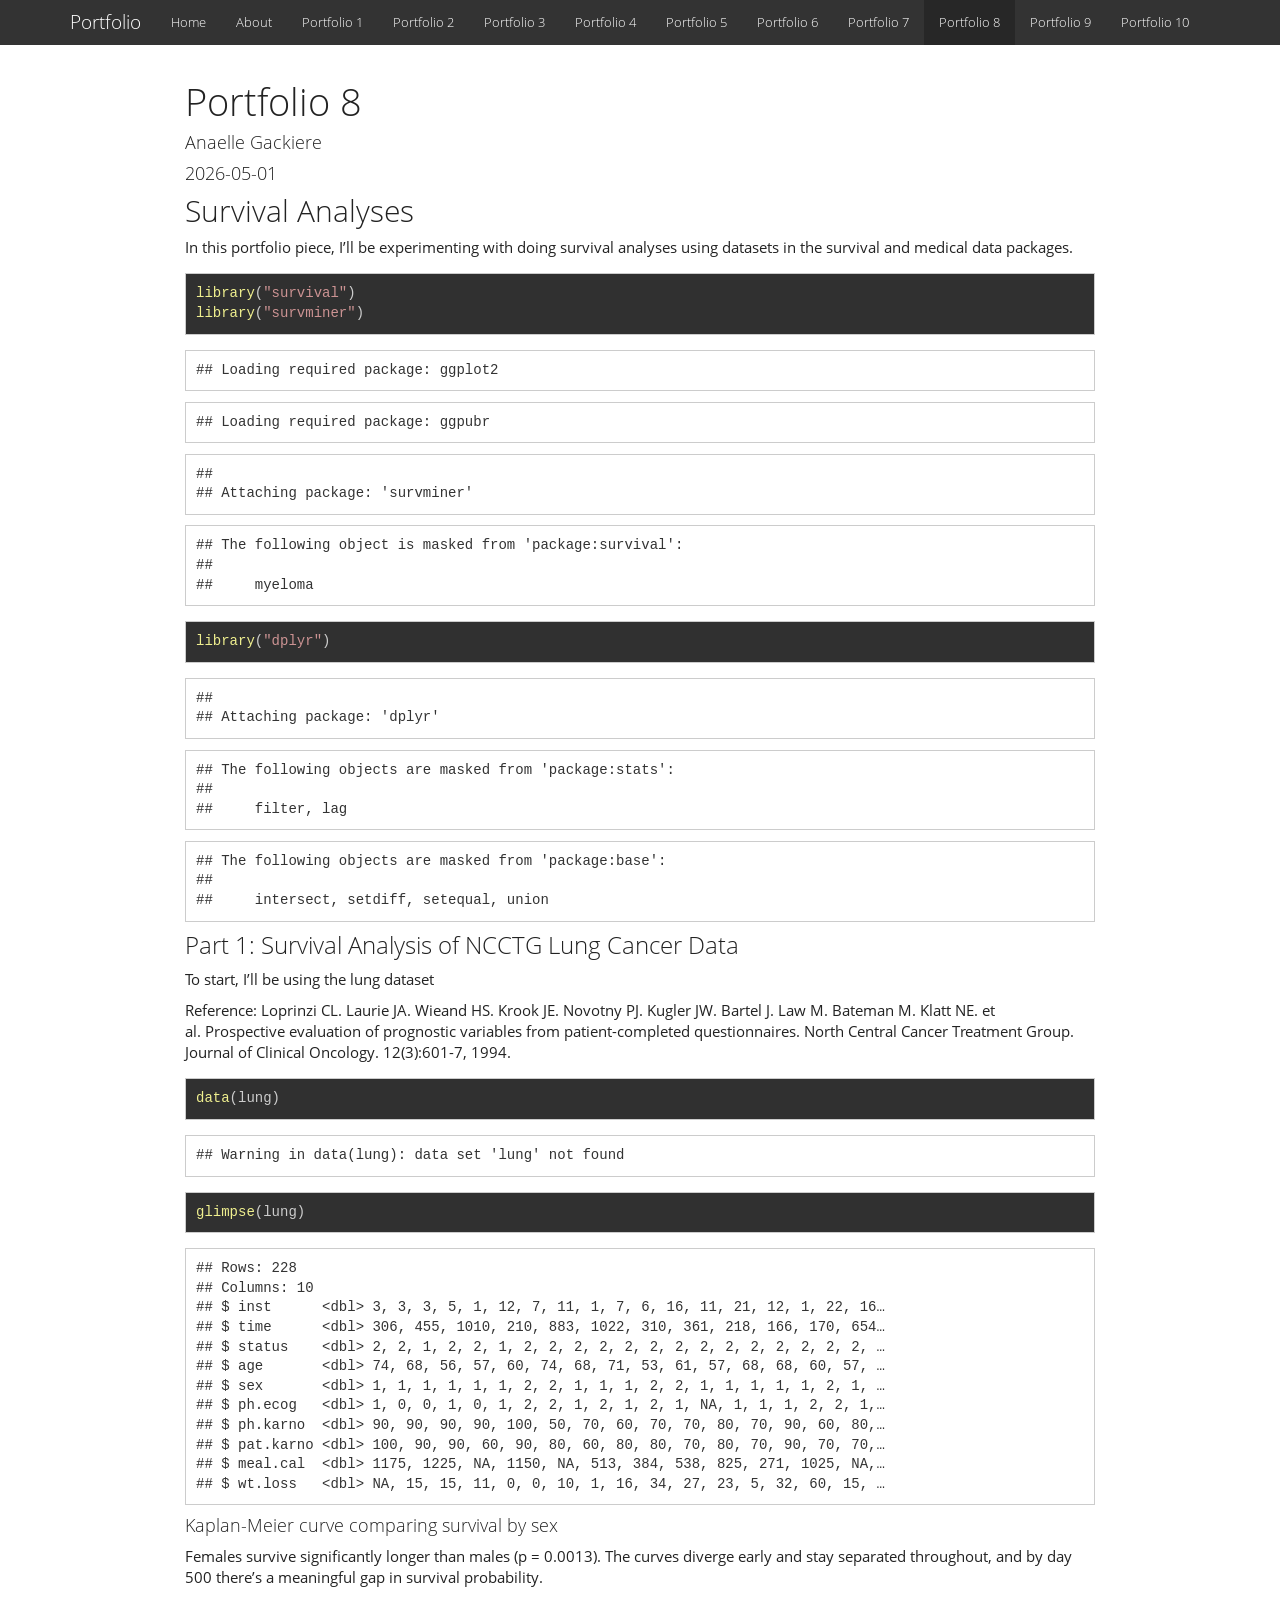
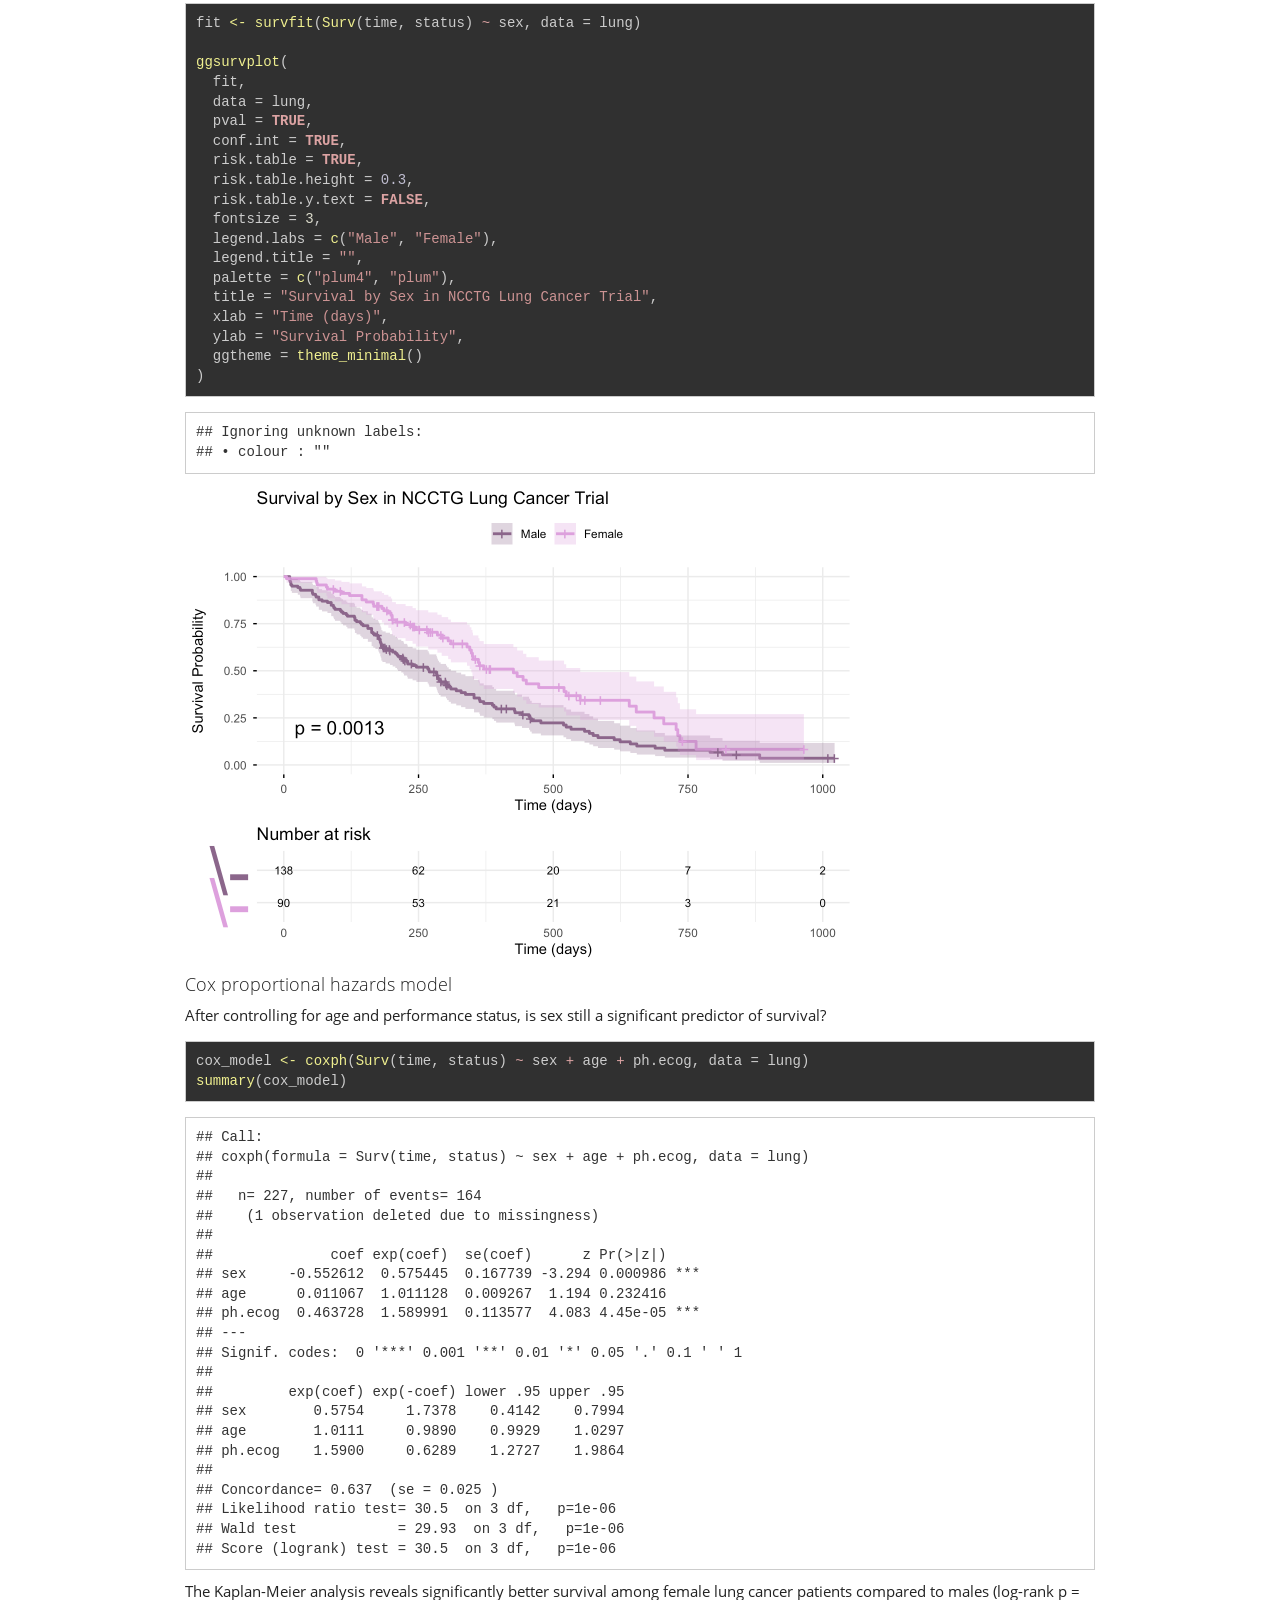
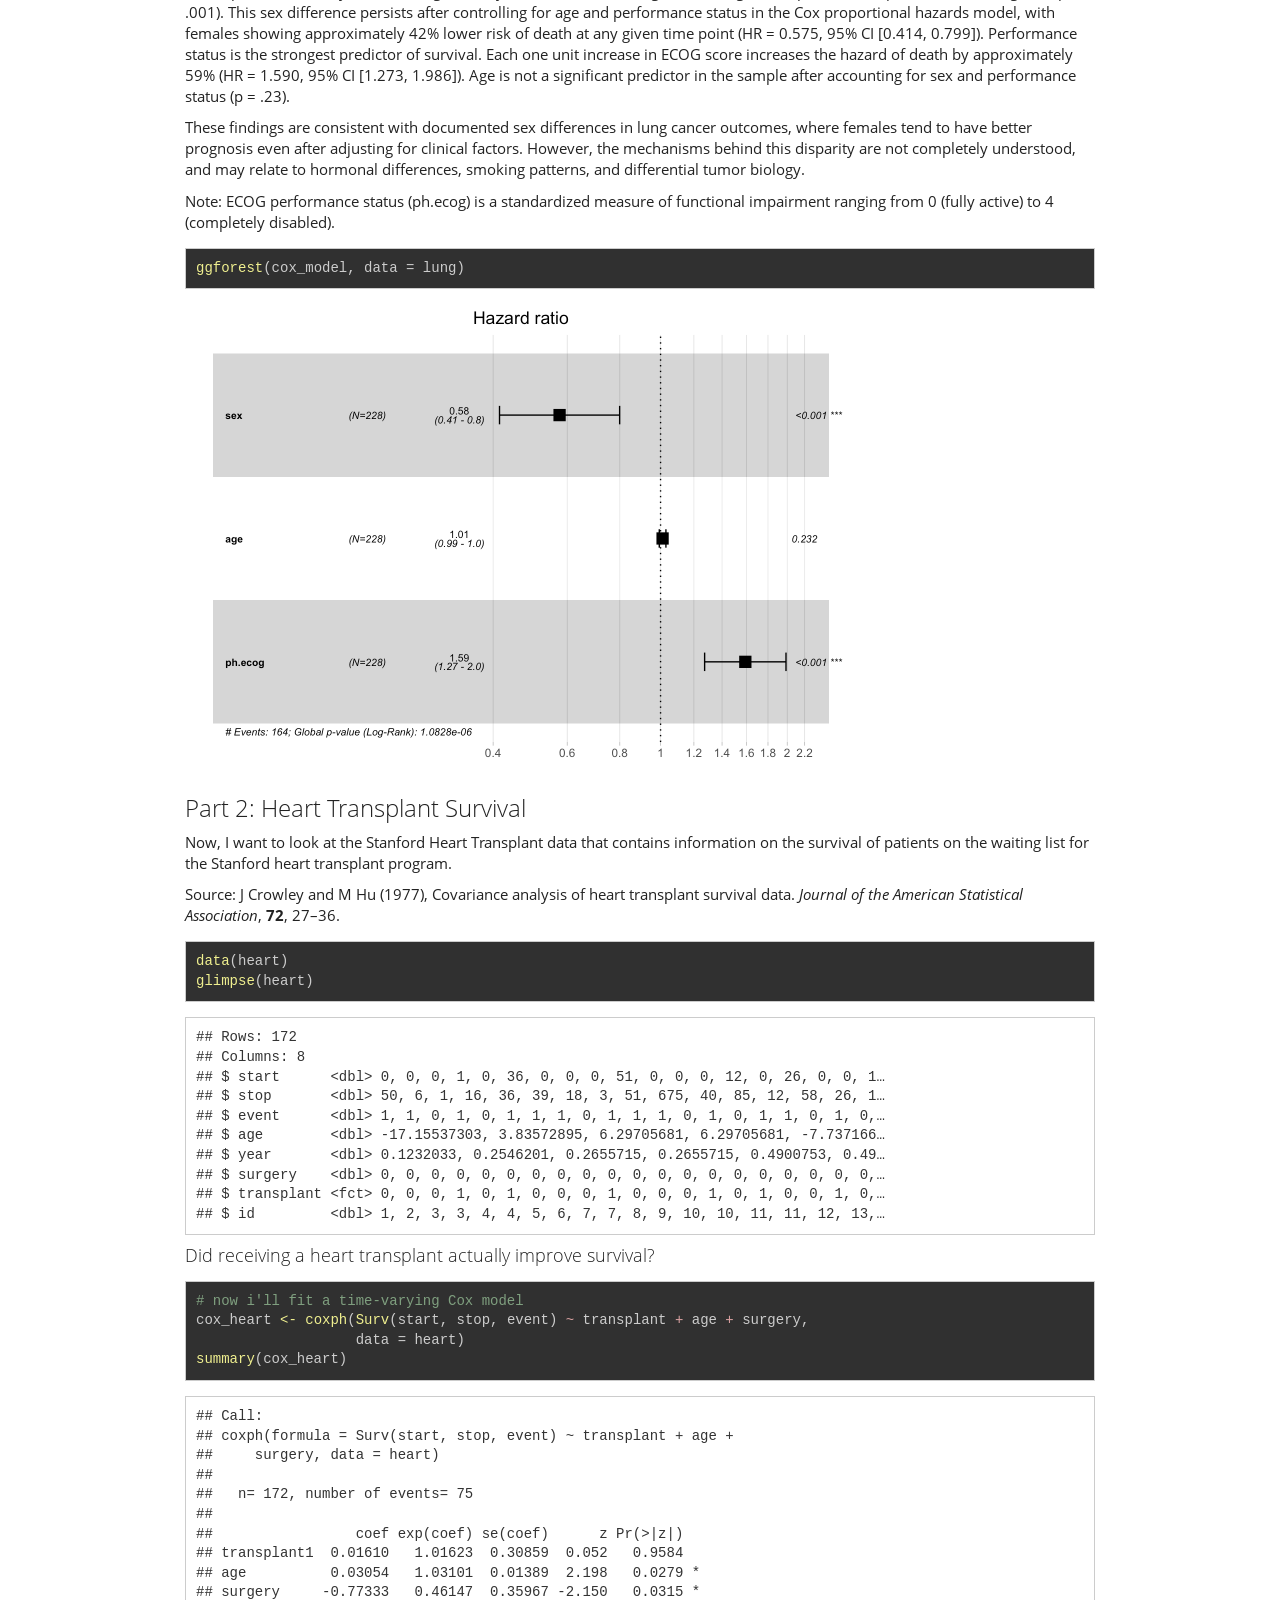
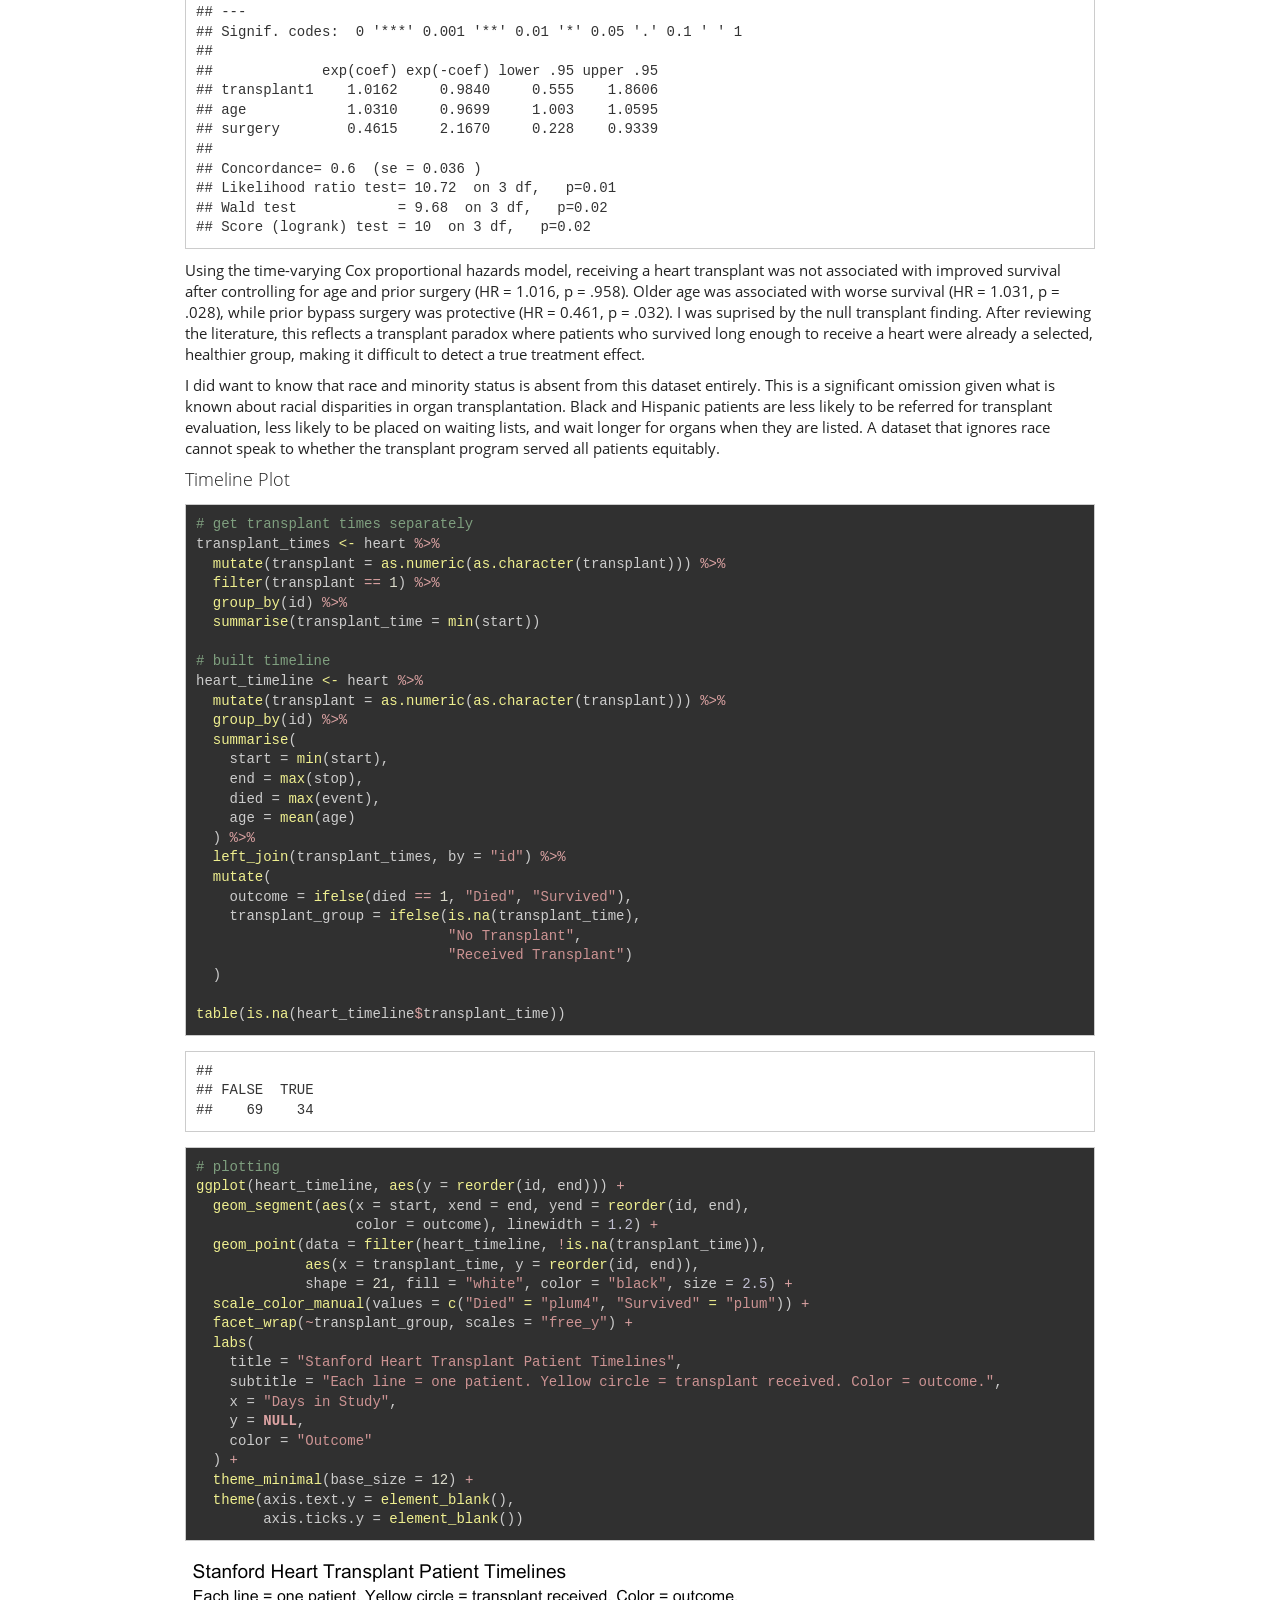
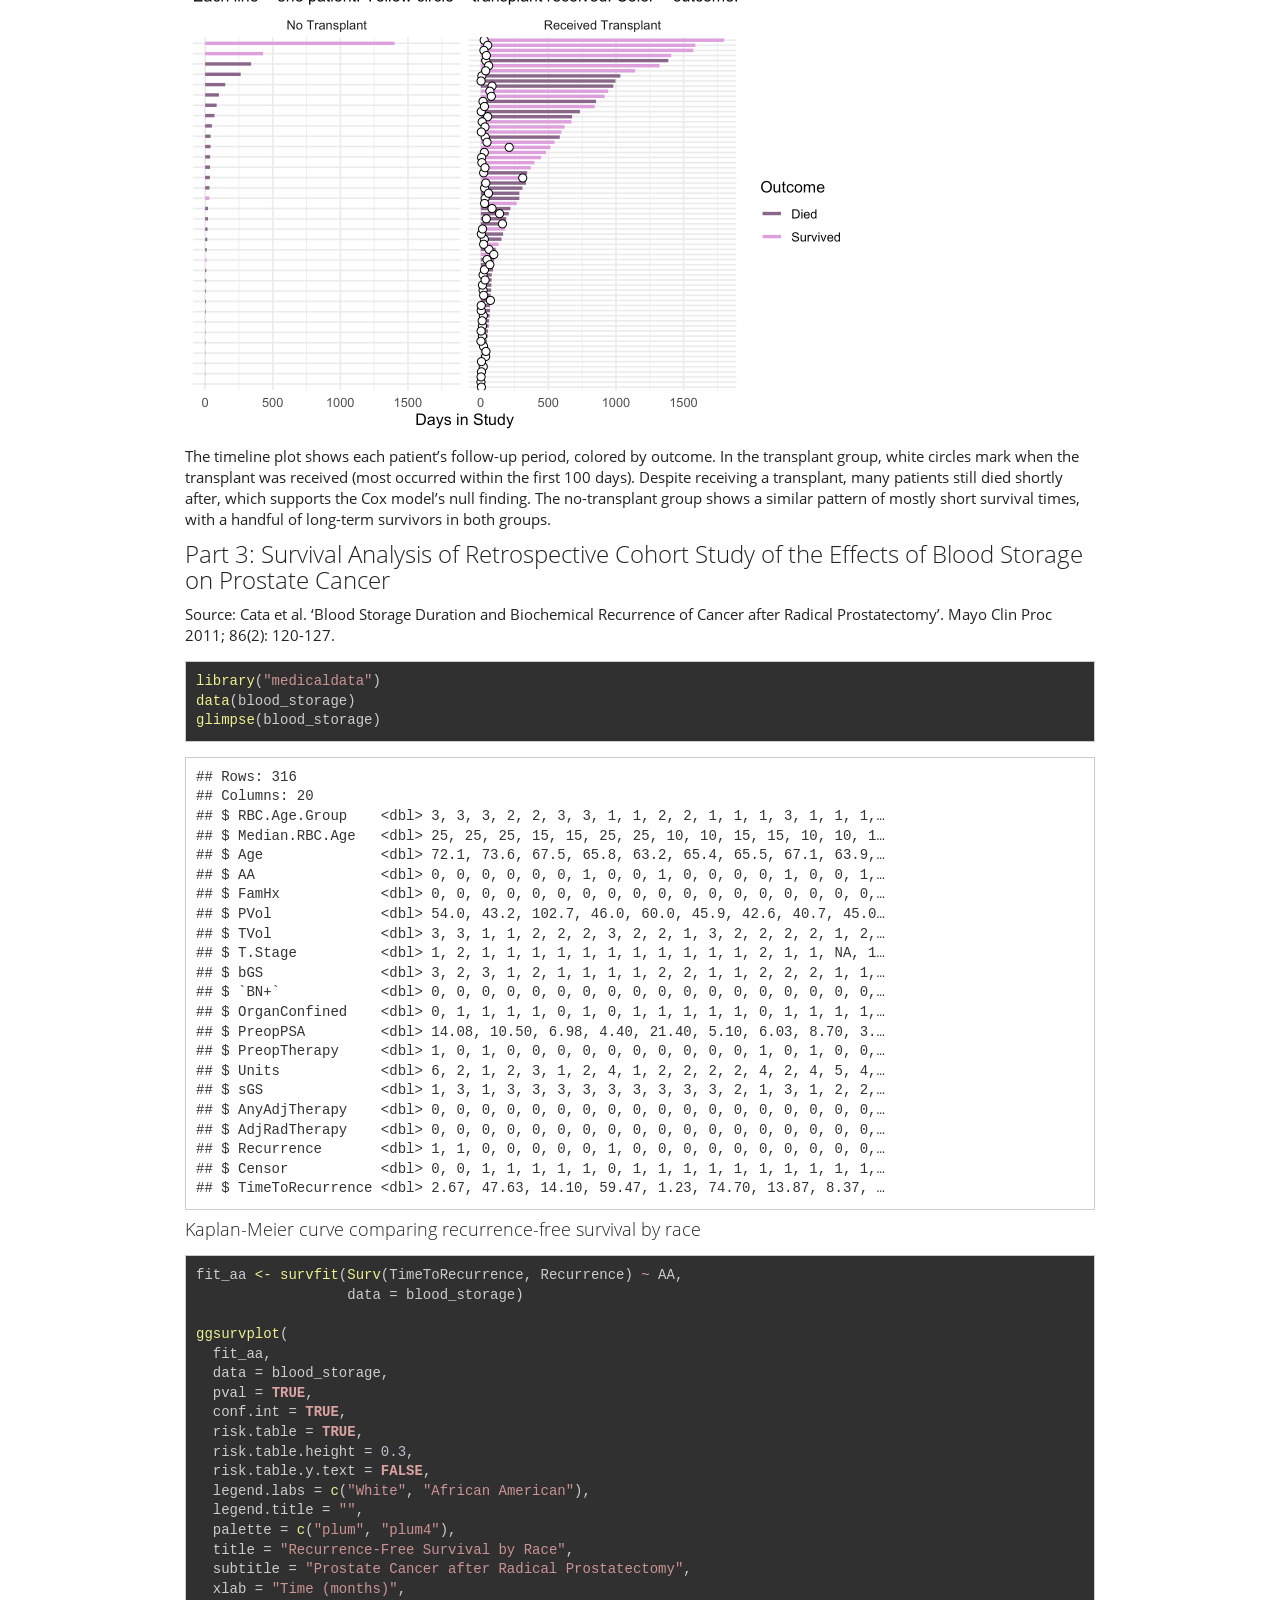
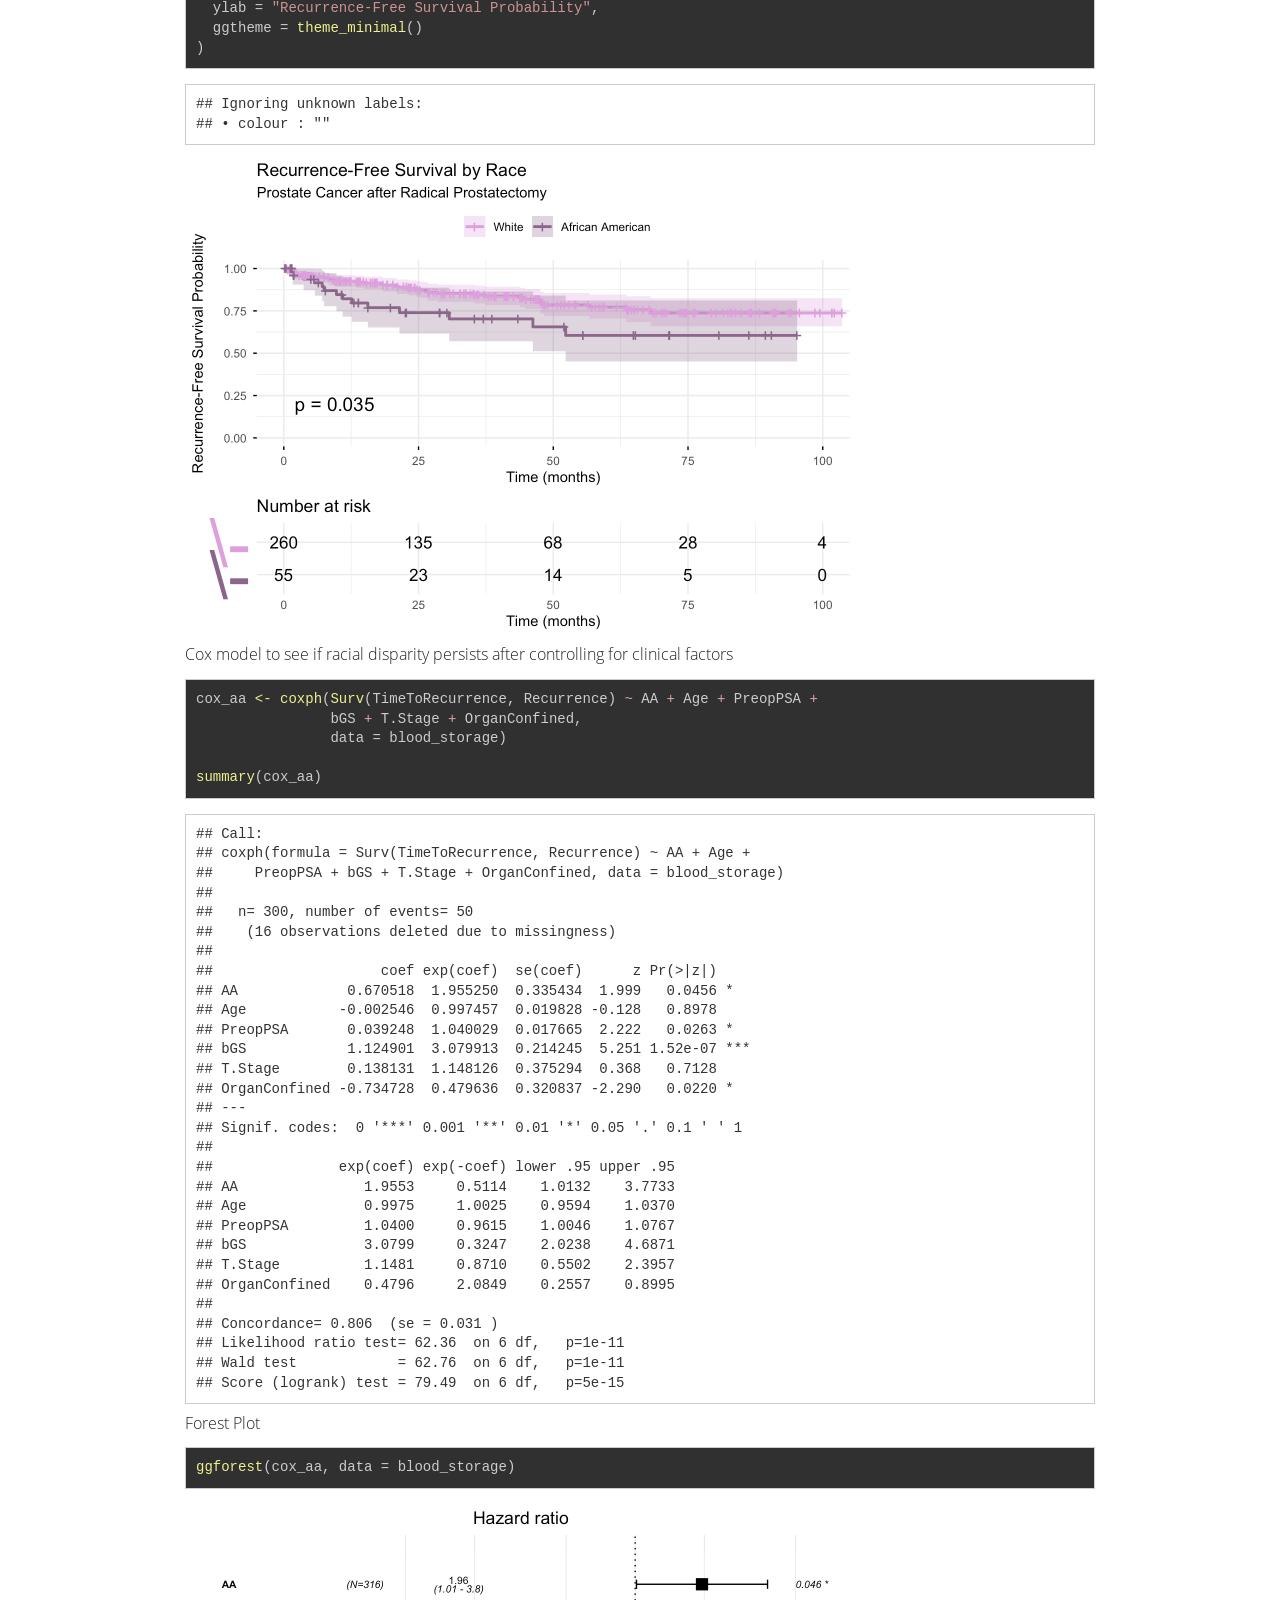
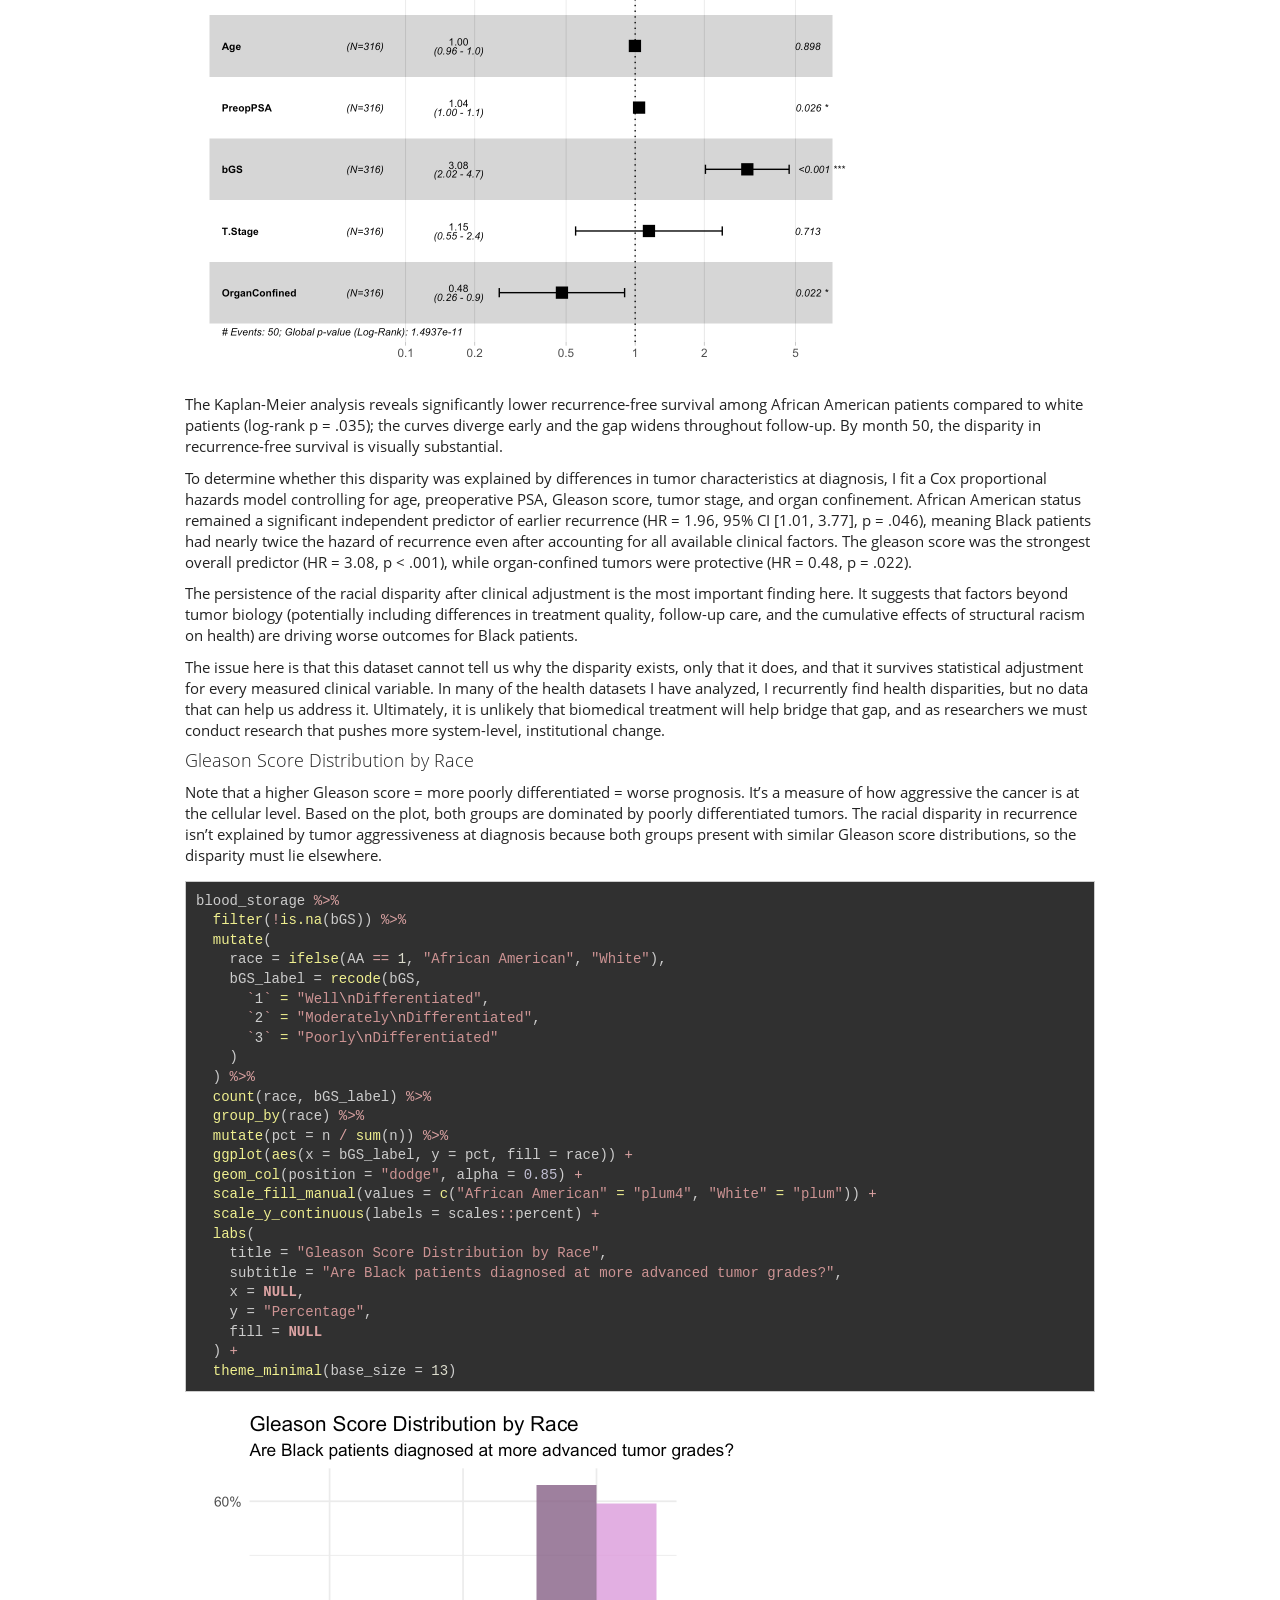
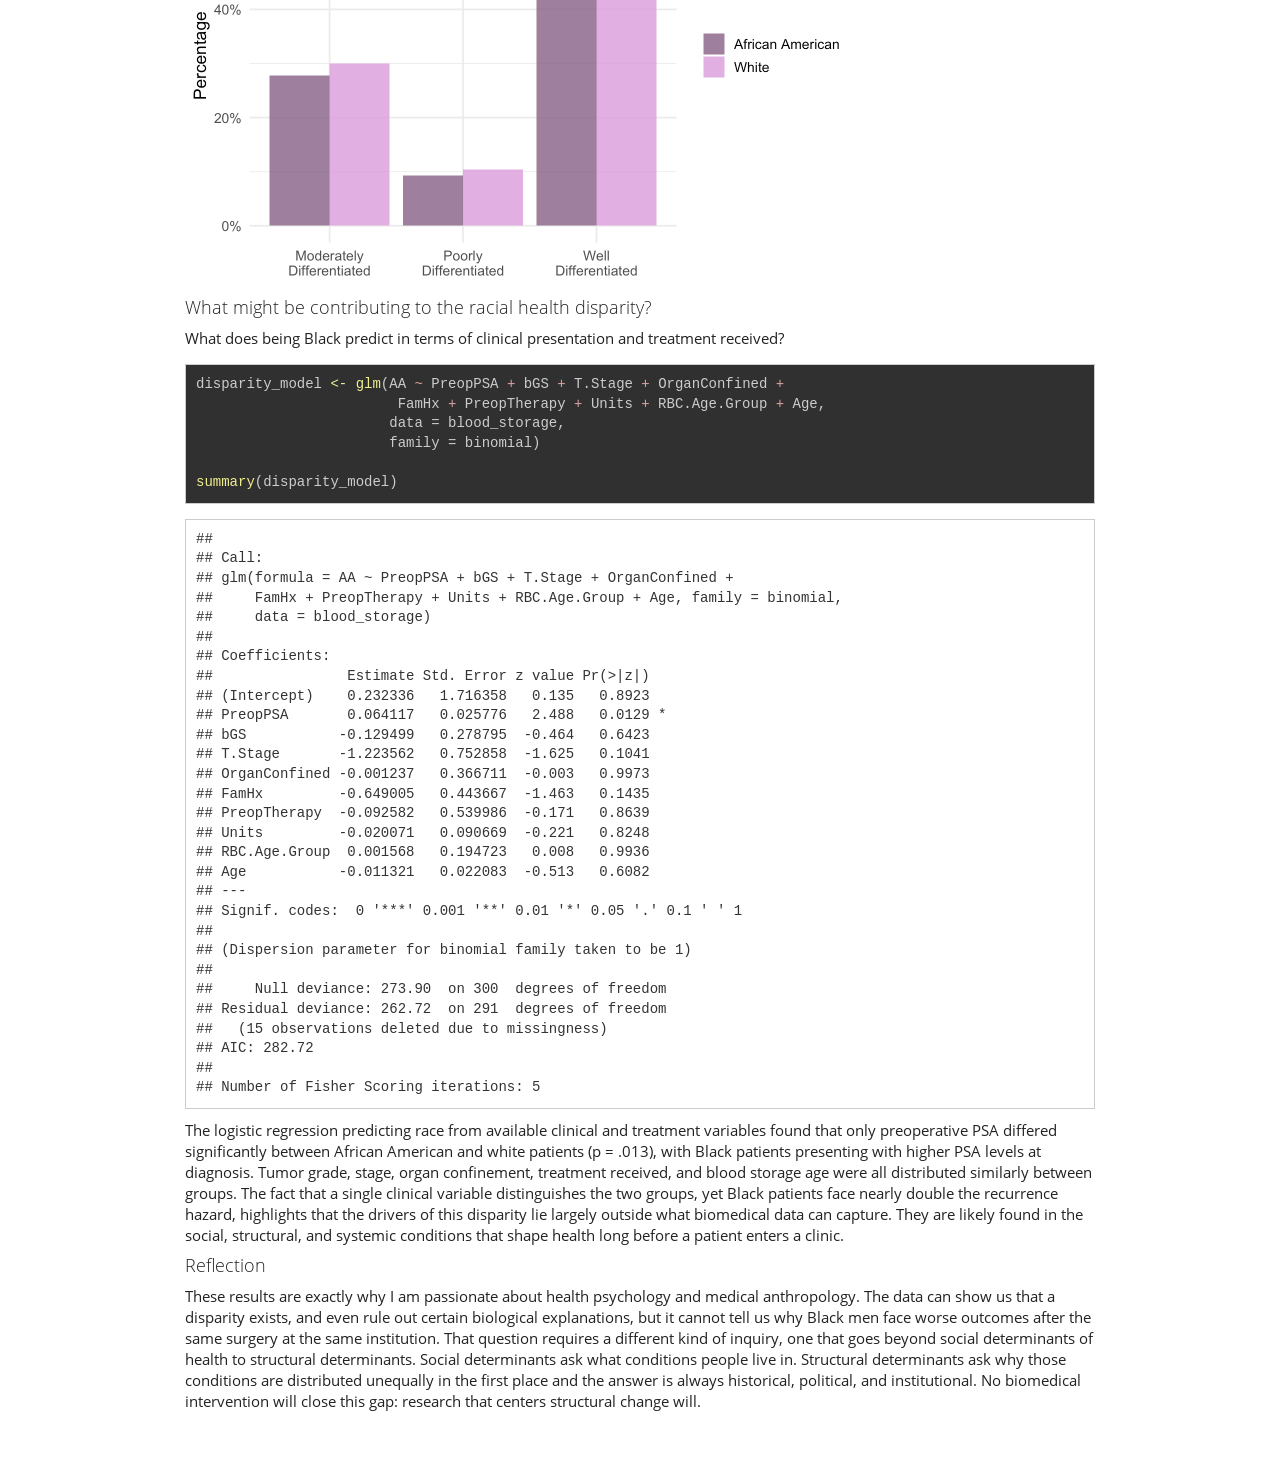
<file: docs/p08.html>
<!DOCTYPE html>

<html>

<head>

<meta charset="utf-8" />
<meta name="generator" content="pandoc" />
<meta http-equiv="X-UA-Compatible" content="IE=EDGE" />


<meta name="author" content="Anaelle Gackiere" />

<meta name="date" content="2026-05-01" />

<title>Portfolio 8</title>

<script src="site_libs/header-attrs-2.30/header-attrs.js"></script>
<script src="site_libs/jquery-3.6.0/jquery-3.6.0.min.js"></script>
<meta name="viewport" content="width=device-width, initial-scale=1" />
<link href="site_libs/bootstrap-3.3.5/css/yeti.min.css" rel="stylesheet" />
<script src="site_libs/bootstrap-3.3.5/js/bootstrap.min.js"></script>
<script src="site_libs/bootstrap-3.3.5/shim/html5shiv.min.js"></script>
<script src="site_libs/bootstrap-3.3.5/shim/respond.min.js"></script>
<style>h1 {font-size: 34px;}
       h1.title {font-size: 38px;}
       h2 {font-size: 30px;}
       h3 {font-size: 24px;}
       h4 {font-size: 18px;}
       h5 {font-size: 16px;}
       h6 {font-size: 12px;}
       code {color: inherit; background-color: rgba(0, 0, 0, 0.04);}
       pre:not([class]) { background-color: white }</style>
<script src="site_libs/navigation-1.1/tabsets.js"></script>

<style type="text/css">
  code{white-space: pre-wrap;}
  span.smallcaps{font-variant: small-caps;}
  span.underline{text-decoration: underline;}
  div.column{display: inline-block; vertical-align: top; width: 50%;}
  div.hanging-indent{margin-left: 1.5em; text-indent: -1.5em;}
  ul.task-list{list-style: none;}
    </style>



<style type="text/css">
  code {
    white-space: pre;
  }
  .sourceCode {
    overflow: visible;
  }
</style>
<style type="text/css" data-origin="pandoc">
html { -webkit-text-size-adjust: 100%; }
pre > code.sourceCode { white-space: pre; position: relative; }
pre > code.sourceCode > span { display: inline-block; line-height: 1.25; }
pre > code.sourceCode > span:empty { height: 1.2em; }
.sourceCode { overflow: visible; }
code.sourceCode > span { color: inherit; text-decoration: inherit; }
div.sourceCode { margin: 1em 0; }
pre.sourceCode { margin: 0; }
@media screen {
div.sourceCode { overflow: auto; }
}
@media print {
pre > code.sourceCode { white-space: pre-wrap; }
pre > code.sourceCode > span { text-indent: -5em; padding-left: 5em; }
}
pre.numberSource code
  { counter-reset: source-line 0; }
pre.numberSource code > span
  { position: relative; left: -4em; counter-increment: source-line; }
pre.numberSource code > span > a:first-child::before
  { content: counter(source-line);
    position: relative; left: -1em; text-align: right; vertical-align: baseline;
    border: none; display: inline-block;
    -webkit-touch-callout: none; -webkit-user-select: none;
    -khtml-user-select: none; -moz-user-select: none;
    -ms-user-select: none; user-select: none;
    padding: 0 4px; width: 4em;
  }
pre.numberSource { margin-left: 3em;  padding-left: 4px; }
div.sourceCode
  { color: #cccccc; background-color: #303030; }
@media screen {
pre > code.sourceCode > span > a:first-child::before { text-decoration: underline; }
}
code span.al { color: #ffcfaf; } /* Alert */
code span.an { color: #7f9f7f; font-weight: bold; } /* Annotation */
code span.at { } /* Attribute */
code span.bn { color: #dca3a3; } /* BaseN */
code span.bu { } /* BuiltIn */
code span.cf { color: #f0dfaf; } /* ControlFlow */
code span.ch { color: #dca3a3; } /* Char */
code span.cn { color: #dca3a3; font-weight: bold; } /* Constant */
code span.co { color: #7f9f7f; } /* Comment */
code span.cv { color: #7f9f7f; font-weight: bold; } /* CommentVar */
code span.do { color: #7f9f7f; } /* Documentation */
code span.dt { color: #dfdfbf; } /* DataType */
code span.dv { color: #dcdccc; } /* DecVal */
code span.er { color: #c3bf9f; } /* Error */
code span.ex { } /* Extension */
code span.fl { color: #c0bed1; } /* Float */
code span.fu { color: #efef8f; } /* Function */
code span.im { } /* Import */
code span.in { color: #7f9f7f; font-weight: bold; } /* Information */
code span.kw { color: #f0dfaf; } /* Keyword */
code span.op { color: #f0efd0; } /* Operator */
code span.ot { color: #efef8f; } /* Other */
code span.pp { color: #ffcfaf; font-weight: bold; } /* Preprocessor */
code span.sc { color: #dca3a3; } /* SpecialChar */
code span.ss { color: #cc9393; } /* SpecialString */
code span.st { color: #cc9393; } /* String */
code span.va { } /* Variable */
code span.vs { color: #cc9393; } /* VerbatimString */
code span.wa { color: #7f9f7f; font-weight: bold; } /* Warning */

</style>
<script>
// apply pandoc div.sourceCode style to pre.sourceCode instead
(function() {
  var sheets = document.styleSheets;
  for (var i = 0; i < sheets.length; i++) {
    if (sheets[i].ownerNode.dataset["origin"] !== "pandoc") continue;
    try { var rules = sheets[i].cssRules; } catch (e) { continue; }
    var j = 0;
    while (j < rules.length) {
      var rule = rules[j];
      // check if there is a div.sourceCode rule
      if (rule.type !== rule.STYLE_RULE || rule.selectorText !== "div.sourceCode") {
        j++;
        continue;
      }
      var style = rule.style.cssText;
      // check if color or background-color is set
      if (rule.style.color === '' && rule.style.backgroundColor === '') {
        j++;
        continue;
      }
      // replace div.sourceCode by a pre.sourceCode rule
      sheets[i].deleteRule(j);
      sheets[i].insertRule('pre.sourceCode{' + style + '}', j);
    }
  }
})();
</script>







<style type = "text/css">
.main-container {
  max-width: 940px;
  margin-left: auto;
  margin-right: auto;
}
img {
  max-width:100%;
}
.tabbed-pane {
  padding-top: 12px;
}
.html-widget {
  margin-bottom: 20px;
}
button.code-folding-btn:focus {
  outline: none;
}
summary {
  display: list-item;
}
details > summary > p:only-child {
  display: inline;
}
pre code {
  padding: 0;
}
</style>


<style type="text/css">
.dropdown-submenu {
  position: relative;
}
.dropdown-submenu>.dropdown-menu {
  top: 0;
  left: 100%;
  margin-top: -6px;
  margin-left: -1px;
  border-radius: 0 6px 6px 6px;
}
.dropdown-submenu:hover>.dropdown-menu {
  display: block;
}
.dropdown-submenu>a:after {
  display: block;
  content: " ";
  float: right;
  width: 0;
  height: 0;
  border-color: transparent;
  border-style: solid;
  border-width: 5px 0 5px 5px;
  border-left-color: #cccccc;
  margin-top: 5px;
  margin-right: -10px;
}
.dropdown-submenu:hover>a:after {
  border-left-color: #adb5bd;
}
.dropdown-submenu.pull-left {
  float: none;
}
.dropdown-submenu.pull-left>.dropdown-menu {
  left: -100%;
  margin-left: 10px;
  border-radius: 6px 0 6px 6px;
}
</style>

<script type="text/javascript">
// manage active state of menu based on current page
$(document).ready(function () {
  // active menu anchor
  href = window.location.pathname
  href = href.substr(href.lastIndexOf('/') + 1)
  if (href === "")
    href = "index.html";
  var menuAnchor = $('a[href="' + href + '"]');

  // mark the anchor link active (and if it's in a dropdown, also mark that active)
  var dropdown = menuAnchor.closest('li.dropdown');
  if (window.bootstrap) { // Bootstrap 4+
    menuAnchor.addClass('active');
    dropdown.find('> .dropdown-toggle').addClass('active');
  } else { // Bootstrap 3
    menuAnchor.parent().addClass('active');
    dropdown.addClass('active');
  }

  // Navbar adjustments
  var navHeight = $(".navbar").first().height() + 15;
  var style = document.createElement('style');
  var pt = "padding-top: " + navHeight + "px; ";
  var mt = "margin-top: -" + navHeight + "px; ";
  var css = "";
  // offset scroll position for anchor links (for fixed navbar)
  for (var i = 1; i <= 6; i++) {
    css += ".section h" + i + "{ " + pt + mt + "}\n";
  }
  style.innerHTML = "body {" + pt + "padding-bottom: 40px; }\n" + css;
  document.head.appendChild(style);
});
</script>

<!-- tabsets -->

<style type="text/css">
.tabset-dropdown > .nav-tabs {
  display: inline-table;
  max-height: 500px;
  min-height: 44px;
  overflow-y: auto;
  border: 1px solid #ddd;
  border-radius: 4px;
}

.tabset-dropdown > .nav-tabs > li.active:before, .tabset-dropdown > .nav-tabs.nav-tabs-open:before {
  content: "\e259";
  font-family: 'Glyphicons Halflings';
  display: inline-block;
  padding: 10px;
  border-right: 1px solid #ddd;
}

.tabset-dropdown > .nav-tabs.nav-tabs-open > li.active:before {
  content: "\e258";
  font-family: 'Glyphicons Halflings';
  border: none;
}

.tabset-dropdown > .nav-tabs > li.active {
  display: block;
}

.tabset-dropdown > .nav-tabs > li > a,
.tabset-dropdown > .nav-tabs > li > a:focus,
.tabset-dropdown > .nav-tabs > li > a:hover {
  border: none;
  display: inline-block;
  border-radius: 4px;
  background-color: transparent;
}

.tabset-dropdown > .nav-tabs.nav-tabs-open > li {
  display: block;
  float: none;
}

.tabset-dropdown > .nav-tabs > li {
  display: none;
}
</style>

<!-- code folding -->




</head>

<body>


<div class="container-fluid main-container">




<div class="navbar navbar-default  navbar-fixed-top" role="navigation">
  <div class="container">
    <div class="navbar-header">
      <button type="button" class="navbar-toggle collapsed" data-toggle="collapse" data-bs-toggle="collapse" data-target="#navbar" data-bs-target="#navbar">
        <span class="icon-bar"></span>
        <span class="icon-bar"></span>
        <span class="icon-bar"></span>
      </button>
      <a class="navbar-brand" href="index.html">Portfolio</a>
    </div>
    <div id="navbar" class="navbar-collapse collapse">
      <ul class="nav navbar-nav">
        <li>
  <a href="index.html">Home</a>
</li>
<li>
  <a href="about.html">About</a>
</li>
<li>
  <a href="p01.html">Portfolio 1</a>
</li>
<li>
  <a href="p02.html">Portfolio 2</a>
</li>
<li>
  <a href="p03.html">Portfolio 3</a>
</li>
<li>
  <a href="p04.html">Portfolio 4</a>
</li>
<li>
  <a href="p05.html">Portfolio 5</a>
</li>
<li>
  <a href="p06.html">Portfolio 6</a>
</li>
<li>
  <a href="p07.html">Portfolio 7</a>
</li>
<li>
  <a href="p08.html">Portfolio 8</a>
</li>
<li>
  <a href="p09.html">Portfolio 9</a>
</li>
<li>
  <a href="p10.html">Portfolio 10</a>
</li>
      </ul>
      <ul class="nav navbar-nav navbar-right">
        
      </ul>
    </div><!--/.nav-collapse -->
  </div><!--/.container -->
</div><!--/.navbar -->

<div id="header">



<h1 class="title toc-ignore">Portfolio 8</h1>
<h4 class="author">Anaelle Gackiere</h4>
<h4 class="date">2026-05-01</h4>

</div>


<div id="survival-analyses" class="section level2">
<h2>Survival Analyses</h2>
<p>In this portfolio piece, I’ll be experimenting with doing survival
analyses using datasets in the survival and medical data packages.</p>
<div class="sourceCode" id="cb1"><pre class="sourceCode r"><code class="sourceCode r"><span id="cb1-1"><a href="#cb1-1" tabindex="-1"></a><span class="fu">library</span>(<span class="st">&quot;survival&quot;</span>)</span>
<span id="cb1-2"><a href="#cb1-2" tabindex="-1"></a><span class="fu">library</span>(<span class="st">&quot;survminer&quot;</span>)</span></code></pre></div>
<pre><code>## Loading required package: ggplot2</code></pre>
<pre><code>## Loading required package: ggpubr</code></pre>
<pre><code>## 
## Attaching package: &#39;survminer&#39;</code></pre>
<pre><code>## The following object is masked from &#39;package:survival&#39;:
## 
##     myeloma</code></pre>
<div class="sourceCode" id="cb6"><pre class="sourceCode r"><code class="sourceCode r"><span id="cb6-1"><a href="#cb6-1" tabindex="-1"></a><span class="fu">library</span>(<span class="st">&quot;dplyr&quot;</span>)</span></code></pre></div>
<pre><code>## 
## Attaching package: &#39;dplyr&#39;</code></pre>
<pre><code>## The following objects are masked from &#39;package:stats&#39;:
## 
##     filter, lag</code></pre>
<pre><code>## The following objects are masked from &#39;package:base&#39;:
## 
##     intersect, setdiff, setequal, union</code></pre>
<div id="part-1-survival-analysis-of-ncctg-lung-cancer-data"
class="section level3">
<h3>Part 1: Survival Analysis of NCCTG Lung Cancer Data</h3>
<p>To start, I’ll be using the lung dataset</p>
<p>Reference: Loprinzi CL. Laurie JA. Wieand HS. Krook JE. Novotny PJ.
Kugler JW. Bartel J. Law M. Bateman M. Klatt NE. et al. Prospective
evaluation of prognostic variables from patient-completed
questionnaires. North Central Cancer Treatment Group. Journal of
Clinical Oncology. 12(3):601-7, 1994.</p>
<div class="sourceCode" id="cb10"><pre class="sourceCode r"><code class="sourceCode r"><span id="cb10-1"><a href="#cb10-1" tabindex="-1"></a><span class="fu">data</span>(lung)</span></code></pre></div>
<pre><code>## Warning in data(lung): data set &#39;lung&#39; not found</code></pre>
<div class="sourceCode" id="cb12"><pre class="sourceCode r"><code class="sourceCode r"><span id="cb12-1"><a href="#cb12-1" tabindex="-1"></a><span class="fu">glimpse</span>(lung)</span></code></pre></div>
<pre><code>## Rows: 228
## Columns: 10
## $ inst      &lt;dbl&gt; 3, 3, 3, 5, 1, 12, 7, 11, 1, 7, 6, 16, 11, 21, 12, 1, 22, 16…
## $ time      &lt;dbl&gt; 306, 455, 1010, 210, 883, 1022, 310, 361, 218, 166, 170, 654…
## $ status    &lt;dbl&gt; 2, 2, 1, 2, 2, 1, 2, 2, 2, 2, 2, 2, 2, 2, 2, 2, 2, 2, 2, 2, …
## $ age       &lt;dbl&gt; 74, 68, 56, 57, 60, 74, 68, 71, 53, 61, 57, 68, 68, 60, 57, …
## $ sex       &lt;dbl&gt; 1, 1, 1, 1, 1, 1, 2, 2, 1, 1, 1, 2, 2, 1, 1, 1, 1, 1, 2, 1, …
## $ ph.ecog   &lt;dbl&gt; 1, 0, 0, 1, 0, 1, 2, 2, 1, 2, 1, 2, 1, NA, 1, 1, 1, 2, 2, 1,…
## $ ph.karno  &lt;dbl&gt; 90, 90, 90, 90, 100, 50, 70, 60, 70, 70, 80, 70, 90, 60, 80,…
## $ pat.karno &lt;dbl&gt; 100, 90, 90, 60, 90, 80, 60, 80, 80, 70, 80, 70, 90, 70, 70,…
## $ meal.cal  &lt;dbl&gt; 1175, 1225, NA, 1150, NA, 513, 384, 538, 825, 271, 1025, NA,…
## $ wt.loss   &lt;dbl&gt; NA, 15, 15, 11, 0, 0, 10, 1, 16, 34, 27, 23, 5, 32, 60, 15, …</code></pre>
<div id="kaplan-meier-curve-comparing-survival-by-sex"
class="section level4">
<h4>Kaplan-Meier curve comparing survival by sex</h4>
<p>Females survive significantly longer than males (p = 0.0013). The
curves diverge early and stay separated throughout, and by day 500
there’s a meaningful gap in survival probability.</p>
<div class="sourceCode" id="cb14"><pre class="sourceCode r"><code class="sourceCode r"><span id="cb14-1"><a href="#cb14-1" tabindex="-1"></a>fit <span class="ot">&lt;-</span> <span class="fu">survfit</span>(<span class="fu">Surv</span>(time, status) <span class="sc">~</span> sex, <span class="at">data =</span> lung)</span>
<span id="cb14-2"><a href="#cb14-2" tabindex="-1"></a></span>
<span id="cb14-3"><a href="#cb14-3" tabindex="-1"></a><span class="fu">ggsurvplot</span>(</span>
<span id="cb14-4"><a href="#cb14-4" tabindex="-1"></a>  fit,</span>
<span id="cb14-5"><a href="#cb14-5" tabindex="-1"></a>  <span class="at">data =</span> lung,</span>
<span id="cb14-6"><a href="#cb14-6" tabindex="-1"></a>  <span class="at">pval =</span> <span class="cn">TRUE</span>,</span>
<span id="cb14-7"><a href="#cb14-7" tabindex="-1"></a>  <span class="at">conf.int =</span> <span class="cn">TRUE</span>,</span>
<span id="cb14-8"><a href="#cb14-8" tabindex="-1"></a>  <span class="at">risk.table =</span> <span class="cn">TRUE</span>,</span>
<span id="cb14-9"><a href="#cb14-9" tabindex="-1"></a>  <span class="at">risk.table.height =</span> <span class="fl">0.3</span>,</span>
<span id="cb14-10"><a href="#cb14-10" tabindex="-1"></a>  <span class="at">risk.table.y.text =</span> <span class="cn">FALSE</span>,</span>
<span id="cb14-11"><a href="#cb14-11" tabindex="-1"></a>  <span class="at">fontsize =</span> <span class="dv">3</span>,</span>
<span id="cb14-12"><a href="#cb14-12" tabindex="-1"></a>  <span class="at">legend.labs =</span> <span class="fu">c</span>(<span class="st">&quot;Male&quot;</span>, <span class="st">&quot;Female&quot;</span>),</span>
<span id="cb14-13"><a href="#cb14-13" tabindex="-1"></a>  <span class="at">legend.title =</span> <span class="st">&quot;&quot;</span>,</span>
<span id="cb14-14"><a href="#cb14-14" tabindex="-1"></a>  <span class="at">palette =</span> <span class="fu">c</span>(<span class="st">&quot;plum4&quot;</span>, <span class="st">&quot;plum&quot;</span>),</span>
<span id="cb14-15"><a href="#cb14-15" tabindex="-1"></a>  <span class="at">title =</span> <span class="st">&quot;Survival by Sex in NCCTG Lung Cancer Trial&quot;</span>,</span>
<span id="cb14-16"><a href="#cb14-16" tabindex="-1"></a>  <span class="at">xlab =</span> <span class="st">&quot;Time (days)&quot;</span>,</span>
<span id="cb14-17"><a href="#cb14-17" tabindex="-1"></a>  <span class="at">ylab =</span> <span class="st">&quot;Survival Probability&quot;</span>,</span>
<span id="cb14-18"><a href="#cb14-18" tabindex="-1"></a>  <span class="at">ggtheme =</span> <span class="fu">theme_minimal</span>()</span>
<span id="cb14-19"><a href="#cb14-19" tabindex="-1"></a>)</span></code></pre></div>
<pre><code>## Ignoring unknown labels:
## • colour : &quot;&quot;</code></pre>
<p><img src="p08_files/figure-html/kaplan-bysex-1.png" alt="" width="672" /></p>
</div>
<div id="cox-proportional-hazards-model" class="section level4">
<h4>Cox proportional hazards model</h4>
<p>After controlling for age and performance status, is sex still a
significant predictor of survival?</p>
<div class="sourceCode" id="cb16"><pre class="sourceCode r"><code class="sourceCode r"><span id="cb16-1"><a href="#cb16-1" tabindex="-1"></a>cox_model <span class="ot">&lt;-</span> <span class="fu">coxph</span>(<span class="fu">Surv</span>(time, status) <span class="sc">~</span> sex <span class="sc">+</span> age <span class="sc">+</span> ph.ecog, <span class="at">data =</span> lung)</span>
<span id="cb16-2"><a href="#cb16-2" tabindex="-1"></a><span class="fu">summary</span>(cox_model)</span></code></pre></div>
<pre><code>## Call:
## coxph(formula = Surv(time, status) ~ sex + age + ph.ecog, data = lung)
## 
##   n= 227, number of events= 164 
##    (1 observation deleted due to missingness)
## 
##              coef exp(coef)  se(coef)      z Pr(&gt;|z|)    
## sex     -0.552612  0.575445  0.167739 -3.294 0.000986 ***
## age      0.011067  1.011128  0.009267  1.194 0.232416    
## ph.ecog  0.463728  1.589991  0.113577  4.083 4.45e-05 ***
## ---
## Signif. codes:  0 &#39;***&#39; 0.001 &#39;**&#39; 0.01 &#39;*&#39; 0.05 &#39;.&#39; 0.1 &#39; &#39; 1
## 
##         exp(coef) exp(-coef) lower .95 upper .95
## sex        0.5754     1.7378    0.4142    0.7994
## age        1.0111     0.9890    0.9929    1.0297
## ph.ecog    1.5900     0.6289    1.2727    1.9864
## 
## Concordance= 0.637  (se = 0.025 )
## Likelihood ratio test= 30.5  on 3 df,   p=1e-06
## Wald test            = 29.93  on 3 df,   p=1e-06
## Score (logrank) test = 30.5  on 3 df,   p=1e-06</code></pre>
<p>The Kaplan-Meier analysis reveals significantly better survival among
female lung cancer patients compared to males (log-rank p = .001). This
sex difference persists after controlling for age and performance status
in the Cox proportional hazards model, with females showing
approximately 42% lower risk of death at any given time point (HR =
0.575, 95% CI [0.414, 0.799]). Performance status is the strongest
predictor of survival. Each one unit increase in ECOG score increases
the hazard of death by approximately 59% (HR = 1.590, 95% CI [1.273,
1.986]). Age is not a significant predictor in the sample after
accounting for sex and performance status (p = .23).</p>
<p>These findings are consistent with documented sex differences in lung
cancer outcomes, where females tend to have better prognosis even after
adjusting for clinical factors. However, the mechanisms behind this
disparity are not completely understood, and may relate to hormonal
differences, smoking patterns, and differential tumor biology.</p>
<p>Note: ECOG performance status (ph.ecog) is a standardized measure of
functional impairment ranging from 0 (fully active) to 4 (completely
disabled).</p>
<div class="sourceCode" id="cb18"><pre class="sourceCode r"><code class="sourceCode r"><span id="cb18-1"><a href="#cb18-1" tabindex="-1"></a><span class="fu">ggforest</span>(cox_model, <span class="at">data =</span> lung)</span></code></pre></div>
<p><img src="p08_files/figure-html/cox-visual-1.png" alt="" width="672" /></p>
</div>
</div>
<div id="part-2-heart-transplant-survival" class="section level3">
<h3>Part 2: Heart Transplant Survival</h3>
<p>Now, I want to look at the Stanford Heart Transplant data that
contains information on the survival of patients on the waiting list for
the Stanford heart transplant program.</p>
<p>Source: J Crowley and M Hu (1977), Covariance analysis of heart
transplant survival data. <em>Journal of the American Statistical
Association</em>, <strong>72</strong>, 27–36.</p>
<div class="sourceCode" id="cb19"><pre class="sourceCode r"><code class="sourceCode r"><span id="cb19-1"><a href="#cb19-1" tabindex="-1"></a><span class="fu">data</span>(heart)</span>
<span id="cb19-2"><a href="#cb19-2" tabindex="-1"></a><span class="fu">glimpse</span>(heart)</span></code></pre></div>
<pre><code>## Rows: 172
## Columns: 8
## $ start      &lt;dbl&gt; 0, 0, 0, 1, 0, 36, 0, 0, 0, 51, 0, 0, 0, 12, 0, 26, 0, 0, 1…
## $ stop       &lt;dbl&gt; 50, 6, 1, 16, 36, 39, 18, 3, 51, 675, 40, 85, 12, 58, 26, 1…
## $ event      &lt;dbl&gt; 1, 1, 0, 1, 0, 1, 1, 1, 0, 1, 1, 1, 0, 1, 0, 1, 1, 0, 1, 0,…
## $ age        &lt;dbl&gt; -17.15537303, 3.83572895, 6.29705681, 6.29705681, -7.737166…
## $ year       &lt;dbl&gt; 0.1232033, 0.2546201, 0.2655715, 0.2655715, 0.4900753, 0.49…
## $ surgery    &lt;dbl&gt; 0, 0, 0, 0, 0, 0, 0, 0, 0, 0, 0, 0, 0, 0, 0, 0, 0, 0, 0, 0,…
## $ transplant &lt;fct&gt; 0, 0, 0, 1, 0, 1, 0, 0, 0, 1, 0, 0, 0, 1, 0, 1, 0, 0, 1, 0,…
## $ id         &lt;dbl&gt; 1, 2, 3, 3, 4, 4, 5, 6, 7, 7, 8, 9, 10, 10, 11, 11, 12, 13,…</code></pre>
<div id="did-receiving-a-heart-transplant-actually-improve-survival"
class="section level4">
<h4>Did receiving a heart transplant actually improve survival?</h4>
<div class="sourceCode" id="cb21"><pre class="sourceCode r"><code class="sourceCode r"><span id="cb21-1"><a href="#cb21-1" tabindex="-1"></a><span class="co"># now i&#39;ll fit a time-varying Cox model</span></span>
<span id="cb21-2"><a href="#cb21-2" tabindex="-1"></a>cox_heart <span class="ot">&lt;-</span> <span class="fu">coxph</span>(<span class="fu">Surv</span>(start, stop, event) <span class="sc">~</span> transplant <span class="sc">+</span> age <span class="sc">+</span> surgery, </span>
<span id="cb21-3"><a href="#cb21-3" tabindex="-1"></a>                   <span class="at">data =</span> heart)</span>
<span id="cb21-4"><a href="#cb21-4" tabindex="-1"></a><span class="fu">summary</span>(cox_heart)</span></code></pre></div>
<pre><code>## Call:
## coxph(formula = Surv(start, stop, event) ~ transplant + age + 
##     surgery, data = heart)
## 
##   n= 172, number of events= 75 
## 
##                 coef exp(coef) se(coef)      z Pr(&gt;|z|)  
## transplant1  0.01610   1.01623  0.30859  0.052   0.9584  
## age          0.03054   1.03101  0.01389  2.198   0.0279 *
## surgery     -0.77333   0.46147  0.35967 -2.150   0.0315 *
## ---
## Signif. codes:  0 &#39;***&#39; 0.001 &#39;**&#39; 0.01 &#39;*&#39; 0.05 &#39;.&#39; 0.1 &#39; &#39; 1
## 
##             exp(coef) exp(-coef) lower .95 upper .95
## transplant1    1.0162     0.9840     0.555    1.8606
## age            1.0310     0.9699     1.003    1.0595
## surgery        0.4615     2.1670     0.228    0.9339
## 
## Concordance= 0.6  (se = 0.036 )
## Likelihood ratio test= 10.72  on 3 df,   p=0.01
## Wald test            = 9.68  on 3 df,   p=0.02
## Score (logrank) test = 10  on 3 df,   p=0.02</code></pre>
<p>Using the time-varying Cox proportional hazards model, receiving a
heart transplant was not associated with improved survival after
controlling for age and prior surgery (HR = 1.016, p = .958). Older age
was associated with worse survival (HR = 1.031, p = .028), while prior
bypass surgery was protective (HR = 0.461, p = .032). I was suprised by
the null transplant finding. After reviewing the literature, this
reflects a transplant paradox where patients who survived long enough to
receive a heart were already a selected, healthier group, making it
difficult to detect a true treatment effect.</p>
<p>I did want to know that race and minority status is absent from this
dataset entirely. This is a significant omission given what is known
about racial disparities in organ transplantation. Black and Hispanic
patients are less likely to be referred for transplant evaluation, less
likely to be placed on waiting lists, and wait longer for organs when
they are listed. A dataset that ignores race cannot speak to whether the
transplant program served all patients equitably.</p>
</div>
<div id="timeline-plot" class="section level4">
<h4>Timeline Plot</h4>
<div class="sourceCode" id="cb23"><pre class="sourceCode r"><code class="sourceCode r"><span id="cb23-1"><a href="#cb23-1" tabindex="-1"></a><span class="co"># get transplant times separately</span></span>
<span id="cb23-2"><a href="#cb23-2" tabindex="-1"></a>transplant_times <span class="ot">&lt;-</span> heart <span class="sc">%&gt;%</span></span>
<span id="cb23-3"><a href="#cb23-3" tabindex="-1"></a>  <span class="fu">mutate</span>(<span class="at">transplant =</span> <span class="fu">as.numeric</span>(<span class="fu">as.character</span>(transplant))) <span class="sc">%&gt;%</span></span>
<span id="cb23-4"><a href="#cb23-4" tabindex="-1"></a>  <span class="fu">filter</span>(transplant <span class="sc">==</span> <span class="dv">1</span>) <span class="sc">%&gt;%</span></span>
<span id="cb23-5"><a href="#cb23-5" tabindex="-1"></a>  <span class="fu">group_by</span>(id) <span class="sc">%&gt;%</span></span>
<span id="cb23-6"><a href="#cb23-6" tabindex="-1"></a>  <span class="fu">summarise</span>(<span class="at">transplant_time =</span> <span class="fu">min</span>(start))</span>
<span id="cb23-7"><a href="#cb23-7" tabindex="-1"></a></span>
<span id="cb23-8"><a href="#cb23-8" tabindex="-1"></a><span class="co"># built timeline</span></span>
<span id="cb23-9"><a href="#cb23-9" tabindex="-1"></a>heart_timeline <span class="ot">&lt;-</span> heart <span class="sc">%&gt;%</span></span>
<span id="cb23-10"><a href="#cb23-10" tabindex="-1"></a>  <span class="fu">mutate</span>(<span class="at">transplant =</span> <span class="fu">as.numeric</span>(<span class="fu">as.character</span>(transplant))) <span class="sc">%&gt;%</span></span>
<span id="cb23-11"><a href="#cb23-11" tabindex="-1"></a>  <span class="fu">group_by</span>(id) <span class="sc">%&gt;%</span></span>
<span id="cb23-12"><a href="#cb23-12" tabindex="-1"></a>  <span class="fu">summarise</span>(</span>
<span id="cb23-13"><a href="#cb23-13" tabindex="-1"></a>    <span class="at">start =</span> <span class="fu">min</span>(start),</span>
<span id="cb23-14"><a href="#cb23-14" tabindex="-1"></a>    <span class="at">end =</span> <span class="fu">max</span>(stop),</span>
<span id="cb23-15"><a href="#cb23-15" tabindex="-1"></a>    <span class="at">died =</span> <span class="fu">max</span>(event),</span>
<span id="cb23-16"><a href="#cb23-16" tabindex="-1"></a>    <span class="at">age =</span> <span class="fu">mean</span>(age)</span>
<span id="cb23-17"><a href="#cb23-17" tabindex="-1"></a>  ) <span class="sc">%&gt;%</span></span>
<span id="cb23-18"><a href="#cb23-18" tabindex="-1"></a>  <span class="fu">left_join</span>(transplant_times, <span class="at">by =</span> <span class="st">&quot;id&quot;</span>) <span class="sc">%&gt;%</span></span>
<span id="cb23-19"><a href="#cb23-19" tabindex="-1"></a>  <span class="fu">mutate</span>(</span>
<span id="cb23-20"><a href="#cb23-20" tabindex="-1"></a>    <span class="at">outcome =</span> <span class="fu">ifelse</span>(died <span class="sc">==</span> <span class="dv">1</span>, <span class="st">&quot;Died&quot;</span>, <span class="st">&quot;Survived&quot;</span>),</span>
<span id="cb23-21"><a href="#cb23-21" tabindex="-1"></a>    <span class="at">transplant_group =</span> <span class="fu">ifelse</span>(<span class="fu">is.na</span>(transplant_time),</span>
<span id="cb23-22"><a href="#cb23-22" tabindex="-1"></a>                              <span class="st">&quot;No Transplant&quot;</span>,</span>
<span id="cb23-23"><a href="#cb23-23" tabindex="-1"></a>                              <span class="st">&quot;Received Transplant&quot;</span>)</span>
<span id="cb23-24"><a href="#cb23-24" tabindex="-1"></a>  )</span>
<span id="cb23-25"><a href="#cb23-25" tabindex="-1"></a></span>
<span id="cb23-26"><a href="#cb23-26" tabindex="-1"></a><span class="fu">table</span>(<span class="fu">is.na</span>(heart_timeline<span class="sc">$</span>transplant_time))</span></code></pre></div>
<pre><code>## 
## FALSE  TRUE 
##    69    34</code></pre>
<div class="sourceCode" id="cb25"><pre class="sourceCode r"><code class="sourceCode r"><span id="cb25-1"><a href="#cb25-1" tabindex="-1"></a><span class="co"># plotting</span></span>
<span id="cb25-2"><a href="#cb25-2" tabindex="-1"></a><span class="fu">ggplot</span>(heart_timeline, <span class="fu">aes</span>(<span class="at">y =</span> <span class="fu">reorder</span>(id, end))) <span class="sc">+</span></span>
<span id="cb25-3"><a href="#cb25-3" tabindex="-1"></a>  <span class="fu">geom_segment</span>(<span class="fu">aes</span>(<span class="at">x =</span> start, <span class="at">xend =</span> end, <span class="at">yend =</span> <span class="fu">reorder</span>(id, end),</span>
<span id="cb25-4"><a href="#cb25-4" tabindex="-1"></a>                   <span class="at">color =</span> outcome), <span class="at">linewidth =</span> <span class="fl">1.2</span>) <span class="sc">+</span></span>
<span id="cb25-5"><a href="#cb25-5" tabindex="-1"></a>  <span class="fu">geom_point</span>(<span class="at">data =</span> <span class="fu">filter</span>(heart_timeline, <span class="sc">!</span><span class="fu">is.na</span>(transplant_time)),</span>
<span id="cb25-6"><a href="#cb25-6" tabindex="-1"></a>             <span class="fu">aes</span>(<span class="at">x =</span> transplant_time, <span class="at">y =</span> <span class="fu">reorder</span>(id, end)),</span>
<span id="cb25-7"><a href="#cb25-7" tabindex="-1"></a>             <span class="at">shape =</span> <span class="dv">21</span>, <span class="at">fill =</span> <span class="st">&quot;white&quot;</span>, <span class="at">color =</span> <span class="st">&quot;black&quot;</span>, <span class="at">size =</span> <span class="fl">2.5</span>) <span class="sc">+</span></span>
<span id="cb25-8"><a href="#cb25-8" tabindex="-1"></a>  <span class="fu">scale_color_manual</span>(<span class="at">values =</span> <span class="fu">c</span>(<span class="st">&quot;Died&quot;</span> <span class="ot">=</span> <span class="st">&quot;plum4&quot;</span>, <span class="st">&quot;Survived&quot;</span> <span class="ot">=</span> <span class="st">&quot;plum&quot;</span>)) <span class="sc">+</span></span>
<span id="cb25-9"><a href="#cb25-9" tabindex="-1"></a>  <span class="fu">facet_wrap</span>(<span class="sc">~</span>transplant_group, <span class="at">scales =</span> <span class="st">&quot;free_y&quot;</span>) <span class="sc">+</span></span>
<span id="cb25-10"><a href="#cb25-10" tabindex="-1"></a>  <span class="fu">labs</span>(</span>
<span id="cb25-11"><a href="#cb25-11" tabindex="-1"></a>    <span class="at">title =</span> <span class="st">&quot;Stanford Heart Transplant Patient Timelines&quot;</span>,</span>
<span id="cb25-12"><a href="#cb25-12" tabindex="-1"></a>    <span class="at">subtitle =</span> <span class="st">&quot;Each line = one patient. Yellow circle = transplant received. Color = outcome.&quot;</span>,</span>
<span id="cb25-13"><a href="#cb25-13" tabindex="-1"></a>    <span class="at">x =</span> <span class="st">&quot;Days in Study&quot;</span>,</span>
<span id="cb25-14"><a href="#cb25-14" tabindex="-1"></a>    <span class="at">y =</span> <span class="cn">NULL</span>,</span>
<span id="cb25-15"><a href="#cb25-15" tabindex="-1"></a>    <span class="at">color =</span> <span class="st">&quot;Outcome&quot;</span></span>
<span id="cb25-16"><a href="#cb25-16" tabindex="-1"></a>  ) <span class="sc">+</span></span>
<span id="cb25-17"><a href="#cb25-17" tabindex="-1"></a>  <span class="fu">theme_minimal</span>(<span class="at">base_size =</span> <span class="dv">12</span>) <span class="sc">+</span></span>
<span id="cb25-18"><a href="#cb25-18" tabindex="-1"></a>  <span class="fu">theme</span>(<span class="at">axis.text.y =</span> <span class="fu">element_blank</span>(),</span>
<span id="cb25-19"><a href="#cb25-19" tabindex="-1"></a>        <span class="at">axis.ticks.y =</span> <span class="fu">element_blank</span>())</span></code></pre></div>
<p><img src="p08_files/figure-html/heart-timeline-1.png" alt="" width="672" /></p>
<p>The timeline plot shows each patient’s follow-up period, colored by
outcome. In the transplant group, white circles mark when the transplant
was received (most occurred within the first 100 days). Despite
receiving a transplant, many patients still died shortly after, which
supports the Cox model’s null finding. The no-transplant group shows a
similar pattern of mostly short survival times, with a handful of
long-term survivors in both groups.</p>
</div>
</div>
<div
id="part-3-survival-analysis-of-retrospective-cohort-study-of-the-effects-of-blood-storage-on-prostate-cancer"
class="section level3">
<h3>Part 3: Survival Analysis of Retrospective Cohort Study of the
Effects of Blood Storage on Prostate Cancer</h3>
<p>Source: Cata et al. ‘Blood Storage Duration and Biochemical
Recurrence of Cancer after Radical Prostatectomy’. Mayo Clin Proc 2011;
86(2): 120-127.</p>
<div class="sourceCode" id="cb26"><pre class="sourceCode r"><code class="sourceCode r"><span id="cb26-1"><a href="#cb26-1" tabindex="-1"></a><span class="fu">library</span>(<span class="st">&quot;medicaldata&quot;</span>)</span>
<span id="cb26-2"><a href="#cb26-2" tabindex="-1"></a><span class="fu">data</span>(blood_storage)</span>
<span id="cb26-3"><a href="#cb26-3" tabindex="-1"></a><span class="fu">glimpse</span>(blood_storage)</span></code></pre></div>
<pre><code>## Rows: 316
## Columns: 20
## $ RBC.Age.Group    &lt;dbl&gt; 3, 3, 3, 2, 2, 3, 3, 1, 1, 2, 2, 1, 1, 1, 3, 1, 1, 1,…
## $ Median.RBC.Age   &lt;dbl&gt; 25, 25, 25, 15, 15, 25, 25, 10, 10, 15, 15, 10, 10, 1…
## $ Age              &lt;dbl&gt; 72.1, 73.6, 67.5, 65.8, 63.2, 65.4, 65.5, 67.1, 63.9,…
## $ AA               &lt;dbl&gt; 0, 0, 0, 0, 0, 0, 1, 0, 0, 1, 0, 0, 0, 0, 1, 0, 0, 1,…
## $ FamHx            &lt;dbl&gt; 0, 0, 0, 0, 0, 0, 0, 0, 0, 0, 0, 0, 0, 0, 0, 0, 0, 0,…
## $ PVol             &lt;dbl&gt; 54.0, 43.2, 102.7, 46.0, 60.0, 45.9, 42.6, 40.7, 45.0…
## $ TVol             &lt;dbl&gt; 3, 3, 1, 1, 2, 2, 2, 3, 2, 2, 1, 3, 2, 2, 2, 2, 1, 2,…
## $ T.Stage          &lt;dbl&gt; 1, 2, 1, 1, 1, 1, 1, 1, 1, 1, 1, 1, 1, 2, 1, 1, NA, 1…
## $ bGS              &lt;dbl&gt; 3, 2, 3, 1, 2, 1, 1, 1, 1, 2, 2, 1, 1, 2, 2, 2, 1, 1,…
## $ `BN+`            &lt;dbl&gt; 0, 0, 0, 0, 0, 0, 0, 0, 0, 0, 0, 0, 0, 0, 0, 0, 0, 0,…
## $ OrganConfined    &lt;dbl&gt; 0, 1, 1, 1, 1, 0, 1, 0, 1, 1, 1, 1, 1, 0, 1, 1, 1, 1,…
## $ PreopPSA         &lt;dbl&gt; 14.08, 10.50, 6.98, 4.40, 21.40, 5.10, 6.03, 8.70, 3.…
## $ PreopTherapy     &lt;dbl&gt; 1, 0, 1, 0, 0, 0, 0, 0, 0, 0, 0, 0, 0, 1, 0, 1, 0, 0,…
## $ Units            &lt;dbl&gt; 6, 2, 1, 2, 3, 1, 2, 4, 1, 2, 2, 2, 2, 4, 2, 4, 5, 4,…
## $ sGS              &lt;dbl&gt; 1, 3, 1, 3, 3, 3, 3, 3, 3, 3, 3, 3, 2, 1, 3, 1, 2, 2,…
## $ AnyAdjTherapy    &lt;dbl&gt; 0, 0, 0, 0, 0, 0, 0, 0, 0, 0, 0, 0, 0, 0, 0, 0, 0, 0,…
## $ AdjRadTherapy    &lt;dbl&gt; 0, 0, 0, 0, 0, 0, 0, 0, 0, 0, 0, 0, 0, 0, 0, 0, 0, 0,…
## $ Recurrence       &lt;dbl&gt; 1, 1, 0, 0, 0, 0, 0, 1, 0, 0, 0, 0, 0, 0, 0, 0, 0, 0,…
## $ Censor           &lt;dbl&gt; 0, 0, 1, 1, 1, 1, 1, 0, 1, 1, 1, 1, 1, 1, 1, 1, 1, 1,…
## $ TimeToRecurrence &lt;dbl&gt; 2.67, 47.63, 14.10, 59.47, 1.23, 74.70, 13.87, 8.37, …</code></pre>
<div id="kaplan-meier-curve-comparing-recurrence-free-survival-by-race"
class="section level4">
<h4>Kaplan-Meier curve comparing recurrence-free survival by race</h4>
<div class="sourceCode" id="cb28"><pre class="sourceCode r"><code class="sourceCode r"><span id="cb28-1"><a href="#cb28-1" tabindex="-1"></a>fit_aa <span class="ot">&lt;-</span> <span class="fu">survfit</span>(<span class="fu">Surv</span>(TimeToRecurrence, Recurrence) <span class="sc">~</span> AA, </span>
<span id="cb28-2"><a href="#cb28-2" tabindex="-1"></a>                  <span class="at">data =</span> blood_storage)</span>
<span id="cb28-3"><a href="#cb28-3" tabindex="-1"></a></span>
<span id="cb28-4"><a href="#cb28-4" tabindex="-1"></a><span class="fu">ggsurvplot</span>(</span>
<span id="cb28-5"><a href="#cb28-5" tabindex="-1"></a>  fit_aa,</span>
<span id="cb28-6"><a href="#cb28-6" tabindex="-1"></a>  <span class="at">data =</span> blood_storage,</span>
<span id="cb28-7"><a href="#cb28-7" tabindex="-1"></a>  <span class="at">pval =</span> <span class="cn">TRUE</span>,</span>
<span id="cb28-8"><a href="#cb28-8" tabindex="-1"></a>  <span class="at">conf.int =</span> <span class="cn">TRUE</span>,</span>
<span id="cb28-9"><a href="#cb28-9" tabindex="-1"></a>  <span class="at">risk.table =</span> <span class="cn">TRUE</span>,</span>
<span id="cb28-10"><a href="#cb28-10" tabindex="-1"></a>  <span class="at">risk.table.height =</span> <span class="fl">0.3</span>,</span>
<span id="cb28-11"><a href="#cb28-11" tabindex="-1"></a>  <span class="at">risk.table.y.text =</span> <span class="cn">FALSE</span>,</span>
<span id="cb28-12"><a href="#cb28-12" tabindex="-1"></a>  <span class="at">legend.labs =</span> <span class="fu">c</span>(<span class="st">&quot;White&quot;</span>, <span class="st">&quot;African American&quot;</span>),</span>
<span id="cb28-13"><a href="#cb28-13" tabindex="-1"></a>  <span class="at">legend.title =</span> <span class="st">&quot;&quot;</span>,</span>
<span id="cb28-14"><a href="#cb28-14" tabindex="-1"></a>  <span class="at">palette =</span> <span class="fu">c</span>(<span class="st">&quot;plum&quot;</span>, <span class="st">&quot;plum4&quot;</span>),</span>
<span id="cb28-15"><a href="#cb28-15" tabindex="-1"></a>  <span class="at">title =</span> <span class="st">&quot;Recurrence-Free Survival by Race&quot;</span>,</span>
<span id="cb28-16"><a href="#cb28-16" tabindex="-1"></a>  <span class="at">subtitle =</span> <span class="st">&quot;Prostate Cancer after Radical Prostatectomy&quot;</span>,</span>
<span id="cb28-17"><a href="#cb28-17" tabindex="-1"></a>  <span class="at">xlab =</span> <span class="st">&quot;Time (months)&quot;</span>,</span>
<span id="cb28-18"><a href="#cb28-18" tabindex="-1"></a>  <span class="at">ylab =</span> <span class="st">&quot;Recurrence-Free Survival Probability&quot;</span>,</span>
<span id="cb28-19"><a href="#cb28-19" tabindex="-1"></a>  <span class="at">ggtheme =</span> <span class="fu">theme_minimal</span>()</span>
<span id="cb28-20"><a href="#cb28-20" tabindex="-1"></a>)</span></code></pre></div>
<pre><code>## Ignoring unknown labels:
## • colour : &quot;&quot;</code></pre>
<p><img src="p08_files/figure-html/km-bloodstorage-1.png" alt="" width="672" /></p>
<div
id="cox-model-to-see-if-racial-disparity-persists-after-controlling-for-clinical-factors"
class="section level5">
<h5>Cox model to see if racial disparity persists after controlling for
clinical factors</h5>
<div class="sourceCode" id="cb30"><pre class="sourceCode r"><code class="sourceCode r"><span id="cb30-1"><a href="#cb30-1" tabindex="-1"></a>cox_aa <span class="ot">&lt;-</span> <span class="fu">coxph</span>(<span class="fu">Surv</span>(TimeToRecurrence, Recurrence) <span class="sc">~</span> AA <span class="sc">+</span> Age <span class="sc">+</span> PreopPSA <span class="sc">+</span> </span>
<span id="cb30-2"><a href="#cb30-2" tabindex="-1"></a>                bGS <span class="sc">+</span> T.Stage <span class="sc">+</span> OrganConfined, </span>
<span id="cb30-3"><a href="#cb30-3" tabindex="-1"></a>                <span class="at">data =</span> blood_storage)</span>
<span id="cb30-4"><a href="#cb30-4" tabindex="-1"></a></span>
<span id="cb30-5"><a href="#cb30-5" tabindex="-1"></a><span class="fu">summary</span>(cox_aa)</span></code></pre></div>
<pre><code>## Call:
## coxph(formula = Surv(TimeToRecurrence, Recurrence) ~ AA + Age + 
##     PreopPSA + bGS + T.Stage + OrganConfined, data = blood_storage)
## 
##   n= 300, number of events= 50 
##    (16 observations deleted due to missingness)
## 
##                    coef exp(coef)  se(coef)      z Pr(&gt;|z|)    
## AA             0.670518  1.955250  0.335434  1.999   0.0456 *  
## Age           -0.002546  0.997457  0.019828 -0.128   0.8978    
## PreopPSA       0.039248  1.040029  0.017665  2.222   0.0263 *  
## bGS            1.124901  3.079913  0.214245  5.251 1.52e-07 ***
## T.Stage        0.138131  1.148126  0.375294  0.368   0.7128    
## OrganConfined -0.734728  0.479636  0.320837 -2.290   0.0220 *  
## ---
## Signif. codes:  0 &#39;***&#39; 0.001 &#39;**&#39; 0.01 &#39;*&#39; 0.05 &#39;.&#39; 0.1 &#39; &#39; 1
## 
##               exp(coef) exp(-coef) lower .95 upper .95
## AA               1.9553     0.5114    1.0132    3.7733
## Age              0.9975     1.0025    0.9594    1.0370
## PreopPSA         1.0400     0.9615    1.0046    1.0767
## bGS              3.0799     0.3247    2.0238    4.6871
## T.Stage          1.1481     0.8710    0.5502    2.3957
## OrganConfined    0.4796     2.0849    0.2557    0.8995
## 
## Concordance= 0.806  (se = 0.031 )
## Likelihood ratio test= 62.36  on 6 df,   p=1e-11
## Wald test            = 62.76  on 6 df,   p=1e-11
## Score (logrank) test = 79.49  on 6 df,   p=5e-15</code></pre>
</div>
<div id="forest-plot" class="section level5">
<h5>Forest Plot</h5>
<div class="sourceCode" id="cb32"><pre class="sourceCode r"><code class="sourceCode r"><span id="cb32-1"><a href="#cb32-1" tabindex="-1"></a><span class="fu">ggforest</span>(cox_aa, <span class="at">data =</span> blood_storage)</span></code></pre></div>
<p><img src="p08_files/figure-html/forestplot-bloodstorage-1.png" alt="" width="672" /></p>
<p>The Kaplan-Meier analysis reveals significantly lower recurrence-free
survival among African American patients compared to white patients
(log-rank p = .035); the curves diverge early and the gap widens
throughout follow-up. By month 50, the disparity in recurrence-free
survival is visually substantial.</p>
<p>To determine whether this disparity was explained by differences in
tumor characteristics at diagnosis, I fit a Cox proportional hazards
model controlling for age, preoperative PSA, Gleason score, tumor stage,
and organ confinement. African American status remained a significant
independent predictor of earlier recurrence (HR = 1.96, 95% CI [1.01,
3.77], p = .046), meaning Black patients had nearly twice the hazard of
recurrence even after accounting for all available clinical factors. The
gleason score was the strongest overall predictor (HR = 3.08, p &lt;
.001), while organ-confined tumors were protective (HR = 0.48, p =
.022).</p>
<p>The persistence of the racial disparity after clinical adjustment is
the most important finding here. It suggests that factors beyond tumor
biology (potentially including differences in treatment quality,
follow-up care, and the cumulative effects of structural racism on
health) are driving worse outcomes for Black patients.</p>
<p>The issue here is that this dataset cannot tell us why the disparity
exists, only that it does, and that it survives statistical adjustment
for every measured clinical variable. In many of the health datasets I
have analyzed, I recurrently find health disparities, but no data that
can help us address it. Ultimately, it is unlikely that biomedical
treatment will help bridge that gap, and as researchers we must conduct
research that pushes more system-level, institutional change.</p>
</div>
</div>
<div id="gleason-score-distribution-by-race" class="section level4">
<h4>Gleason Score Distribution by Race</h4>
<p>Note that a higher Gleason score = more poorly differentiated = worse
prognosis. It’s a measure of how aggressive the cancer is at the
cellular level. Based on the plot, both groups are dominated by poorly
differentiated tumors. The racial disparity in recurrence isn’t
explained by tumor aggressiveness at diagnosis because both groups
present with similar Gleason score distributions, so the disparity must
lie elsewhere.</p>
<div class="sourceCode" id="cb33"><pre class="sourceCode r"><code class="sourceCode r"><span id="cb33-1"><a href="#cb33-1" tabindex="-1"></a>blood_storage <span class="sc">%&gt;%</span></span>
<span id="cb33-2"><a href="#cb33-2" tabindex="-1"></a>  <span class="fu">filter</span>(<span class="sc">!</span><span class="fu">is.na</span>(bGS)) <span class="sc">%&gt;%</span></span>
<span id="cb33-3"><a href="#cb33-3" tabindex="-1"></a>  <span class="fu">mutate</span>(</span>
<span id="cb33-4"><a href="#cb33-4" tabindex="-1"></a>    <span class="at">race =</span> <span class="fu">ifelse</span>(AA <span class="sc">==</span> <span class="dv">1</span>, <span class="st">&quot;African American&quot;</span>, <span class="st">&quot;White&quot;</span>),</span>
<span id="cb33-5"><a href="#cb33-5" tabindex="-1"></a>    <span class="at">bGS_label =</span> <span class="fu">recode</span>(bGS,</span>
<span id="cb33-6"><a href="#cb33-6" tabindex="-1"></a>      <span class="st">`</span><span class="at">1</span><span class="st">`</span> <span class="ot">=</span> <span class="st">&quot;Well</span><span class="sc">\n</span><span class="st">Differentiated&quot;</span>,</span>
<span id="cb33-7"><a href="#cb33-7" tabindex="-1"></a>      <span class="st">`</span><span class="at">2</span><span class="st">`</span> <span class="ot">=</span> <span class="st">&quot;Moderately</span><span class="sc">\n</span><span class="st">Differentiated&quot;</span>, </span>
<span id="cb33-8"><a href="#cb33-8" tabindex="-1"></a>      <span class="st">`</span><span class="at">3</span><span class="st">`</span> <span class="ot">=</span> <span class="st">&quot;Poorly</span><span class="sc">\n</span><span class="st">Differentiated&quot;</span></span>
<span id="cb33-9"><a href="#cb33-9" tabindex="-1"></a>    )</span>
<span id="cb33-10"><a href="#cb33-10" tabindex="-1"></a>  ) <span class="sc">%&gt;%</span></span>
<span id="cb33-11"><a href="#cb33-11" tabindex="-1"></a>  <span class="fu">count</span>(race, bGS_label) <span class="sc">%&gt;%</span></span>
<span id="cb33-12"><a href="#cb33-12" tabindex="-1"></a>  <span class="fu">group_by</span>(race) <span class="sc">%&gt;%</span></span>
<span id="cb33-13"><a href="#cb33-13" tabindex="-1"></a>  <span class="fu">mutate</span>(<span class="at">pct =</span> n <span class="sc">/</span> <span class="fu">sum</span>(n)) <span class="sc">%&gt;%</span></span>
<span id="cb33-14"><a href="#cb33-14" tabindex="-1"></a>  <span class="fu">ggplot</span>(<span class="fu">aes</span>(<span class="at">x =</span> bGS_label, <span class="at">y =</span> pct, <span class="at">fill =</span> race)) <span class="sc">+</span></span>
<span id="cb33-15"><a href="#cb33-15" tabindex="-1"></a>  <span class="fu">geom_col</span>(<span class="at">position =</span> <span class="st">&quot;dodge&quot;</span>, <span class="at">alpha =</span> <span class="fl">0.85</span>) <span class="sc">+</span></span>
<span id="cb33-16"><a href="#cb33-16" tabindex="-1"></a>  <span class="fu">scale_fill_manual</span>(<span class="at">values =</span> <span class="fu">c</span>(<span class="st">&quot;African American&quot;</span> <span class="ot">=</span> <span class="st">&quot;plum4&quot;</span>, <span class="st">&quot;White&quot;</span> <span class="ot">=</span> <span class="st">&quot;plum&quot;</span>)) <span class="sc">+</span></span>
<span id="cb33-17"><a href="#cb33-17" tabindex="-1"></a>  <span class="fu">scale_y_continuous</span>(<span class="at">labels =</span> scales<span class="sc">::</span>percent) <span class="sc">+</span></span>
<span id="cb33-18"><a href="#cb33-18" tabindex="-1"></a>  <span class="fu">labs</span>(</span>
<span id="cb33-19"><a href="#cb33-19" tabindex="-1"></a>    <span class="at">title =</span> <span class="st">&quot;Gleason Score Distribution by Race&quot;</span>,</span>
<span id="cb33-20"><a href="#cb33-20" tabindex="-1"></a>    <span class="at">subtitle =</span> <span class="st">&quot;Are Black patients diagnosed at more advanced tumor grades?&quot;</span>,</span>
<span id="cb33-21"><a href="#cb33-21" tabindex="-1"></a>    <span class="at">x =</span> <span class="cn">NULL</span>,</span>
<span id="cb33-22"><a href="#cb33-22" tabindex="-1"></a>    <span class="at">y =</span> <span class="st">&quot;Percentage&quot;</span>,</span>
<span id="cb33-23"><a href="#cb33-23" tabindex="-1"></a>    <span class="at">fill =</span> <span class="cn">NULL</span></span>
<span id="cb33-24"><a href="#cb33-24" tabindex="-1"></a>  ) <span class="sc">+</span></span>
<span id="cb33-25"><a href="#cb33-25" tabindex="-1"></a>  <span class="fu">theme_minimal</span>(<span class="at">base_size =</span> <span class="dv">13</span>)</span></code></pre></div>
<p><img src="p08_files/figure-html/gleason-dist-1.png" alt="" width="672" /></p>
</div>
<div id="what-might-be-contributing-to-the-racial-health-disparity"
class="section level4">
<h4>What might be contributing to the racial health disparity?</h4>
<p>What does being Black predict in terms of clinical presentation and
treatment received?</p>
<div class="sourceCode" id="cb34"><pre class="sourceCode r"><code class="sourceCode r"><span id="cb34-1"><a href="#cb34-1" tabindex="-1"></a>disparity_model <span class="ot">&lt;-</span> <span class="fu">glm</span>(AA <span class="sc">~</span> PreopPSA <span class="sc">+</span> bGS <span class="sc">+</span> T.Stage <span class="sc">+</span> OrganConfined <span class="sc">+</span> </span>
<span id="cb34-2"><a href="#cb34-2" tabindex="-1"></a>                        FamHx <span class="sc">+</span> PreopTherapy <span class="sc">+</span> Units <span class="sc">+</span> RBC.Age.Group <span class="sc">+</span> Age,</span>
<span id="cb34-3"><a href="#cb34-3" tabindex="-1"></a>                       <span class="at">data =</span> blood_storage,</span>
<span id="cb34-4"><a href="#cb34-4" tabindex="-1"></a>                       <span class="at">family =</span> binomial)</span>
<span id="cb34-5"><a href="#cb34-5" tabindex="-1"></a></span>
<span id="cb34-6"><a href="#cb34-6" tabindex="-1"></a><span class="fu">summary</span>(disparity_model)</span></code></pre></div>
<pre><code>## 
## Call:
## glm(formula = AA ~ PreopPSA + bGS + T.Stage + OrganConfined + 
##     FamHx + PreopTherapy + Units + RBC.Age.Group + Age, family = binomial, 
##     data = blood_storage)
## 
## Coefficients:
##                Estimate Std. Error z value Pr(&gt;|z|)  
## (Intercept)    0.232336   1.716358   0.135   0.8923  
## PreopPSA       0.064117   0.025776   2.488   0.0129 *
## bGS           -0.129499   0.278795  -0.464   0.6423  
## T.Stage       -1.223562   0.752858  -1.625   0.1041  
## OrganConfined -0.001237   0.366711  -0.003   0.9973  
## FamHx         -0.649005   0.443667  -1.463   0.1435  
## PreopTherapy  -0.092582   0.539986  -0.171   0.8639  
## Units         -0.020071   0.090669  -0.221   0.8248  
## RBC.Age.Group  0.001568   0.194723   0.008   0.9936  
## Age           -0.011321   0.022083  -0.513   0.6082  
## ---
## Signif. codes:  0 &#39;***&#39; 0.001 &#39;**&#39; 0.01 &#39;*&#39; 0.05 &#39;.&#39; 0.1 &#39; &#39; 1
## 
## (Dispersion parameter for binomial family taken to be 1)
## 
##     Null deviance: 273.90  on 300  degrees of freedom
## Residual deviance: 262.72  on 291  degrees of freedom
##   (15 observations deleted due to missingness)
## AIC: 282.72
## 
## Number of Fisher Scoring iterations: 5</code></pre>
<p>The logistic regression predicting race from available clinical and
treatment variables found that only preoperative PSA differed
significantly between African American and white patients (p = .013),
with Black patients presenting with higher PSA levels at diagnosis.
Tumor grade, stage, organ confinement, treatment received, and blood
storage age were all distributed similarly between groups. The fact that
a single clinical variable distinguishes the two groups, yet Black
patients face nearly double the recurrence hazard, highlights that the
drivers of this disparity lie largely outside what biomedical data can
capture. They are likely found in the social, structural, and systemic
conditions that shape health long before a patient enters a clinic.</p>
</div>
<div id="reflection" class="section level4">
<h4>Reflection</h4>
<p>These results are exactly why I am passionate about health psychology
and medical anthropology. The data can show us that a disparity exists,
and even rule out certain biological explanations, but it cannot tell us
why Black men face worse outcomes after the same surgery at the same
institution. That question requires a different kind of inquiry, one
that goes beyond social determinants of health to structural
determinants. Social determinants ask what conditions people live in.
Structural determinants ask why those conditions are distributed
unequally in the first place and the answer is always historical,
political, and institutional. No biomedical intervention will close this
gap: research that centers structural change will.</p>
</div>
</div>
</div>




</div>

<script>

// add bootstrap table styles to pandoc tables
function bootstrapStylePandocTables() {
  $('tr.odd').parent('tbody').parent('table').addClass('table table-condensed');
}
$(document).ready(function () {
  bootstrapStylePandocTables();
});


</script>

<!-- tabsets -->

<script>
$(document).ready(function () {
  window.buildTabsets("TOC");
});

$(document).ready(function () {
  $('.tabset-dropdown > .nav-tabs > li').click(function () {
    $(this).parent().toggleClass('nav-tabs-open');
  });
});
</script>

<!-- code folding -->


<!-- dynamically load mathjax for compatibility with self-contained -->
<script>
  (function () {
    var script = document.createElement("script");
    script.type = "text/javascript";
    script.src  = "https://mathjax.rstudio.com/latest/MathJax.js?config=TeX-AMS-MML_HTMLorMML";
    document.getElementsByTagName("head")[0].appendChild(script);
  })();
</script>

</body>
</html>
</file>
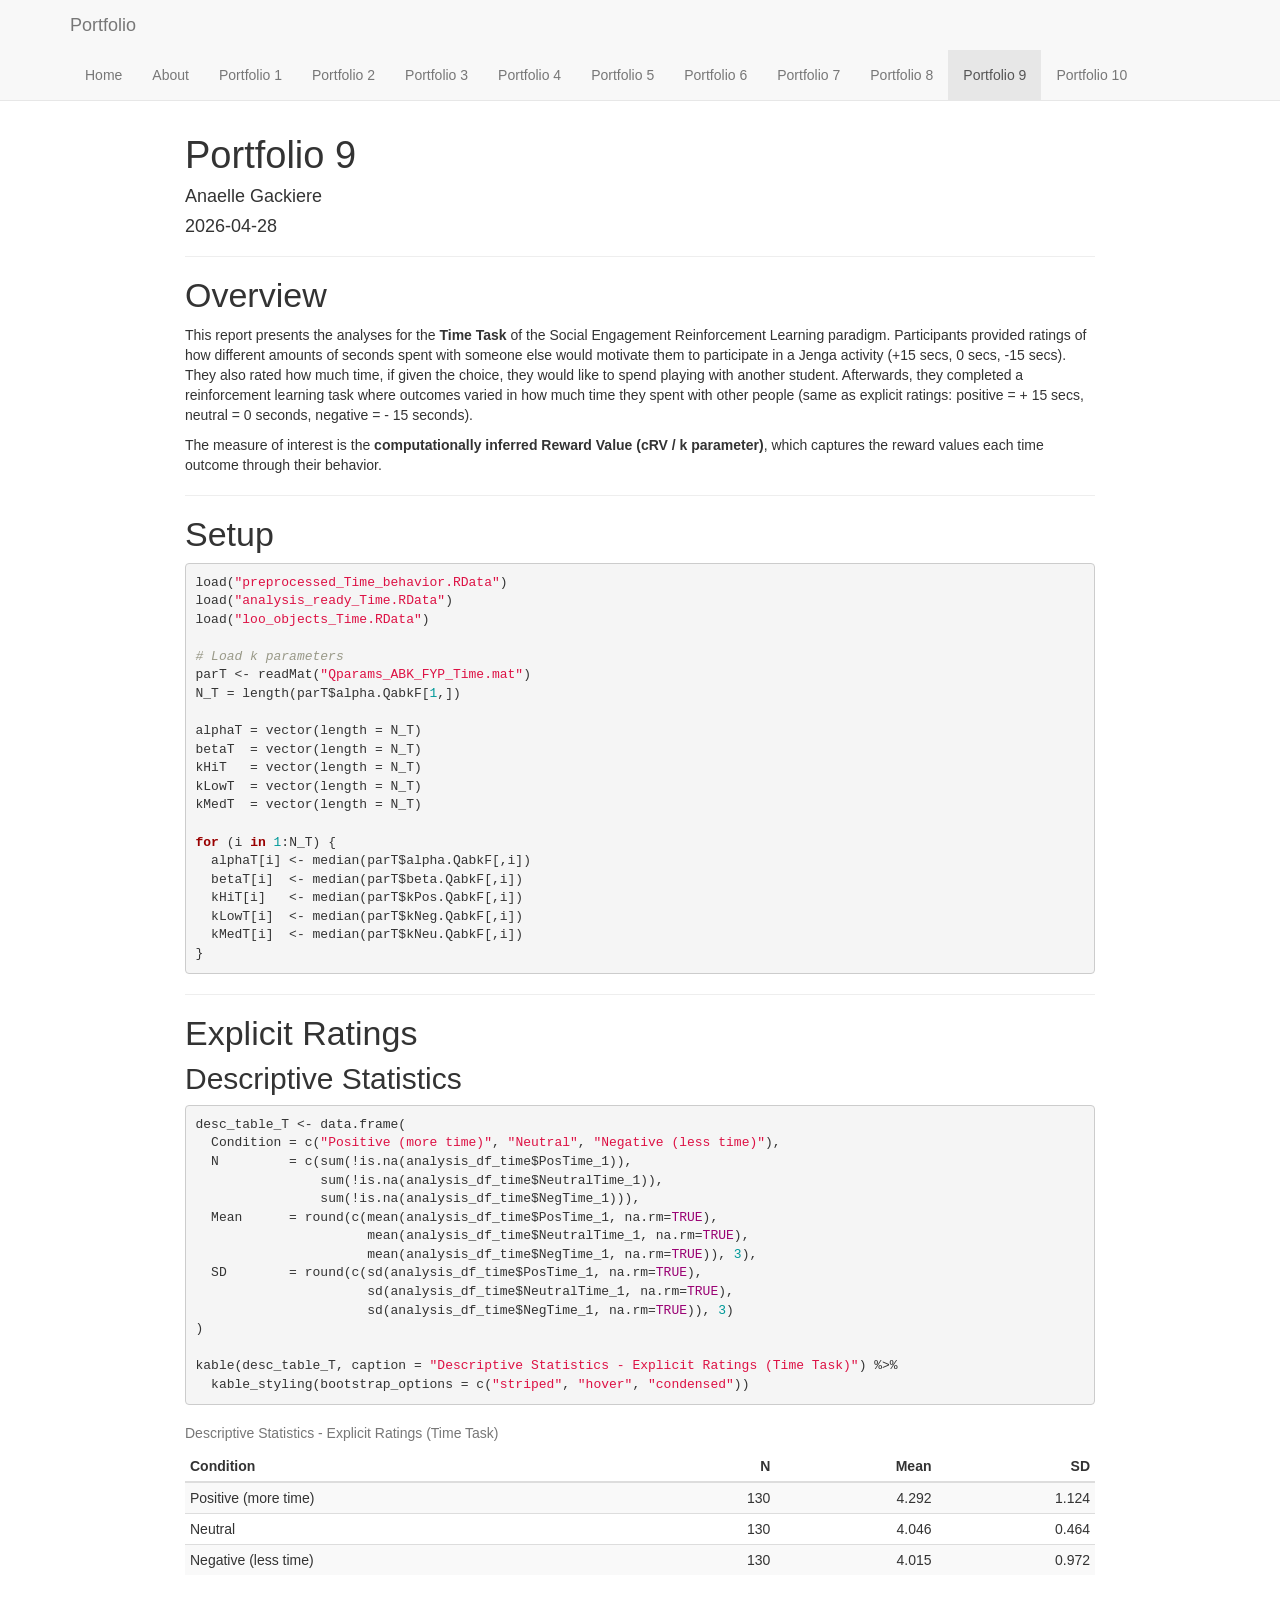
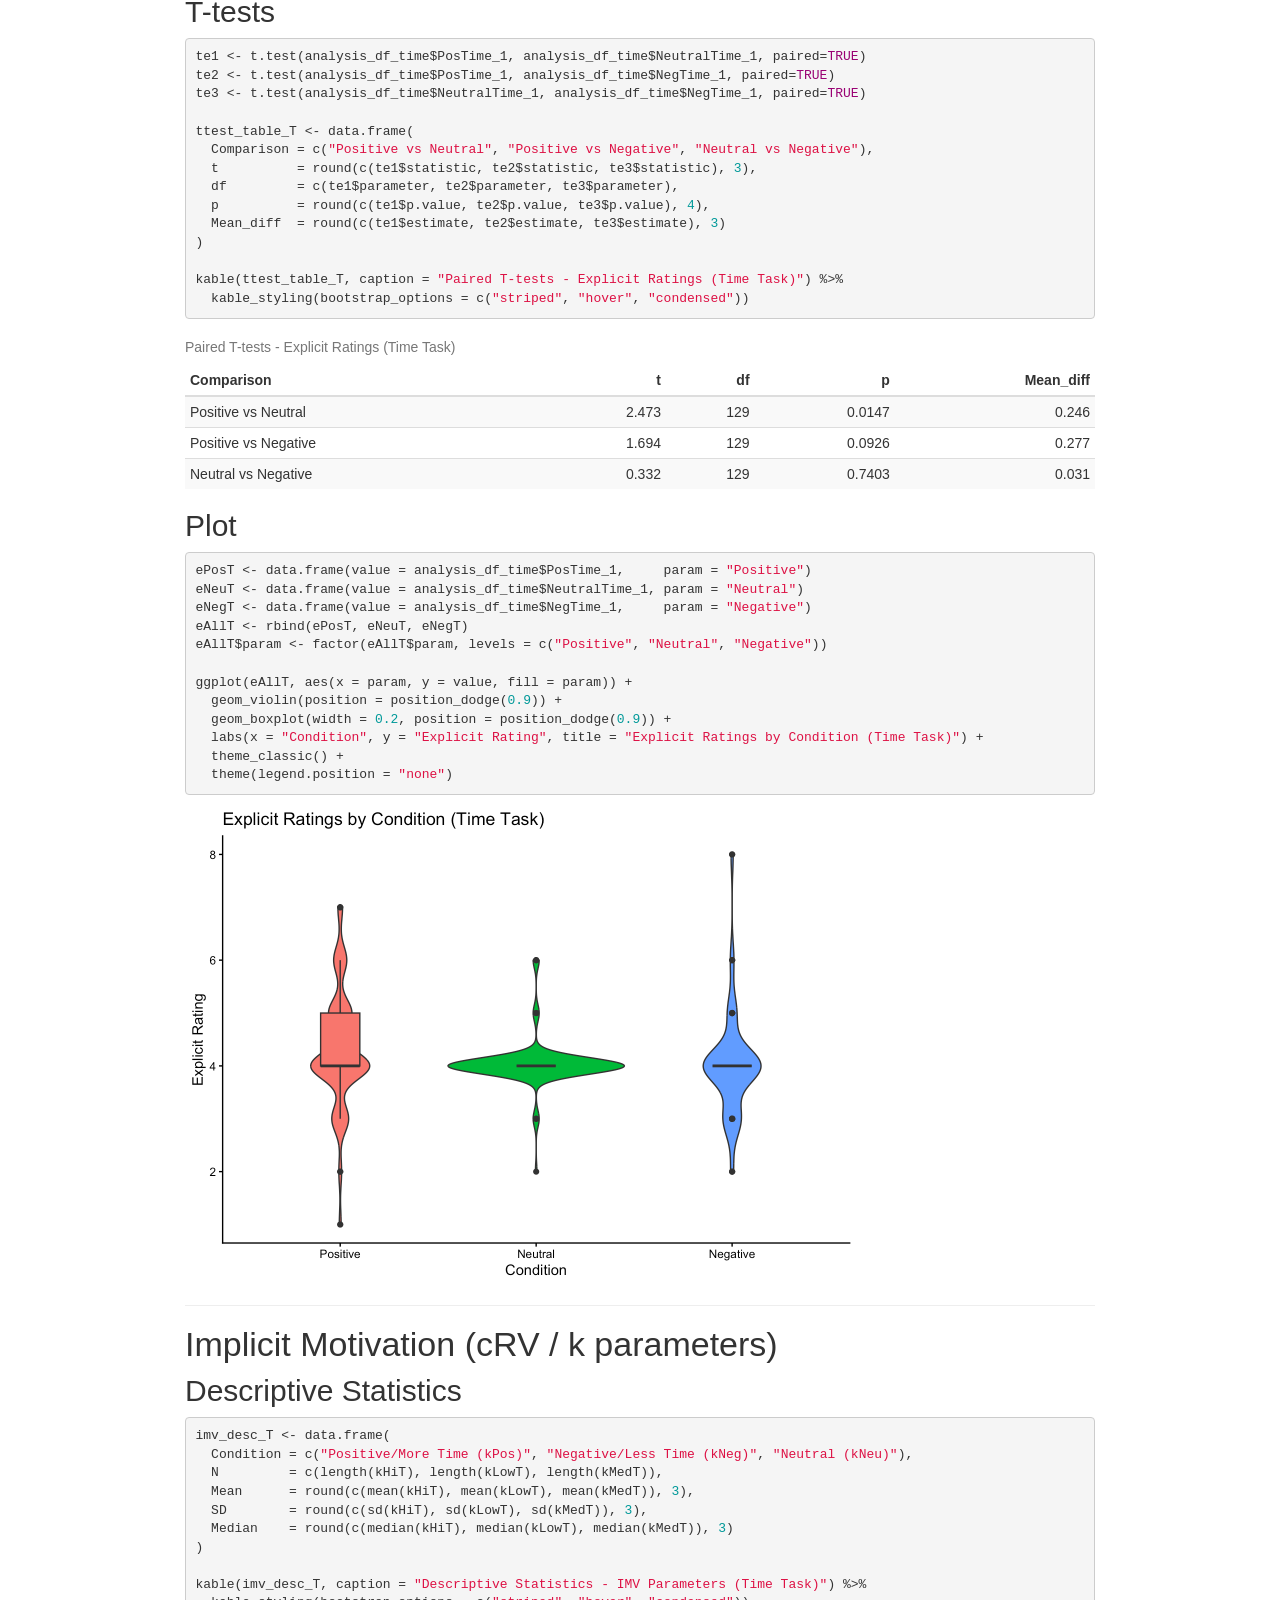
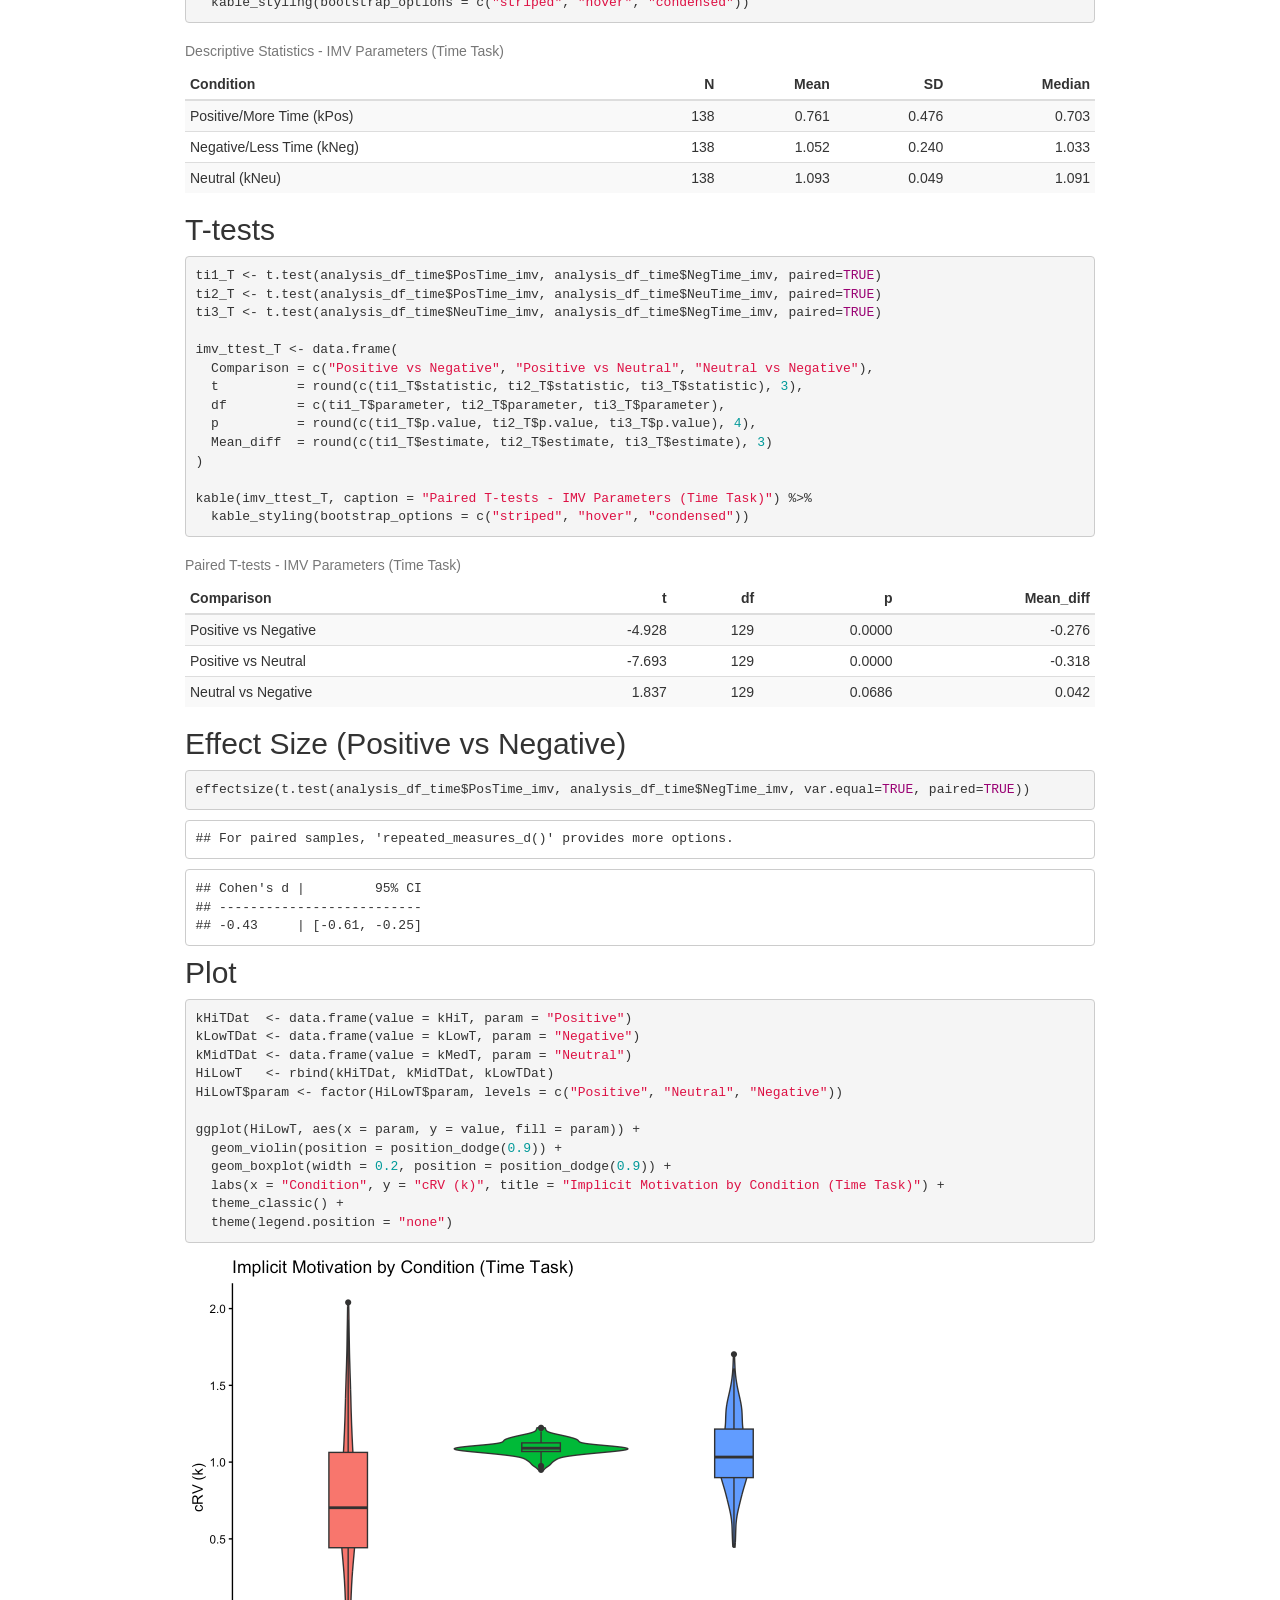
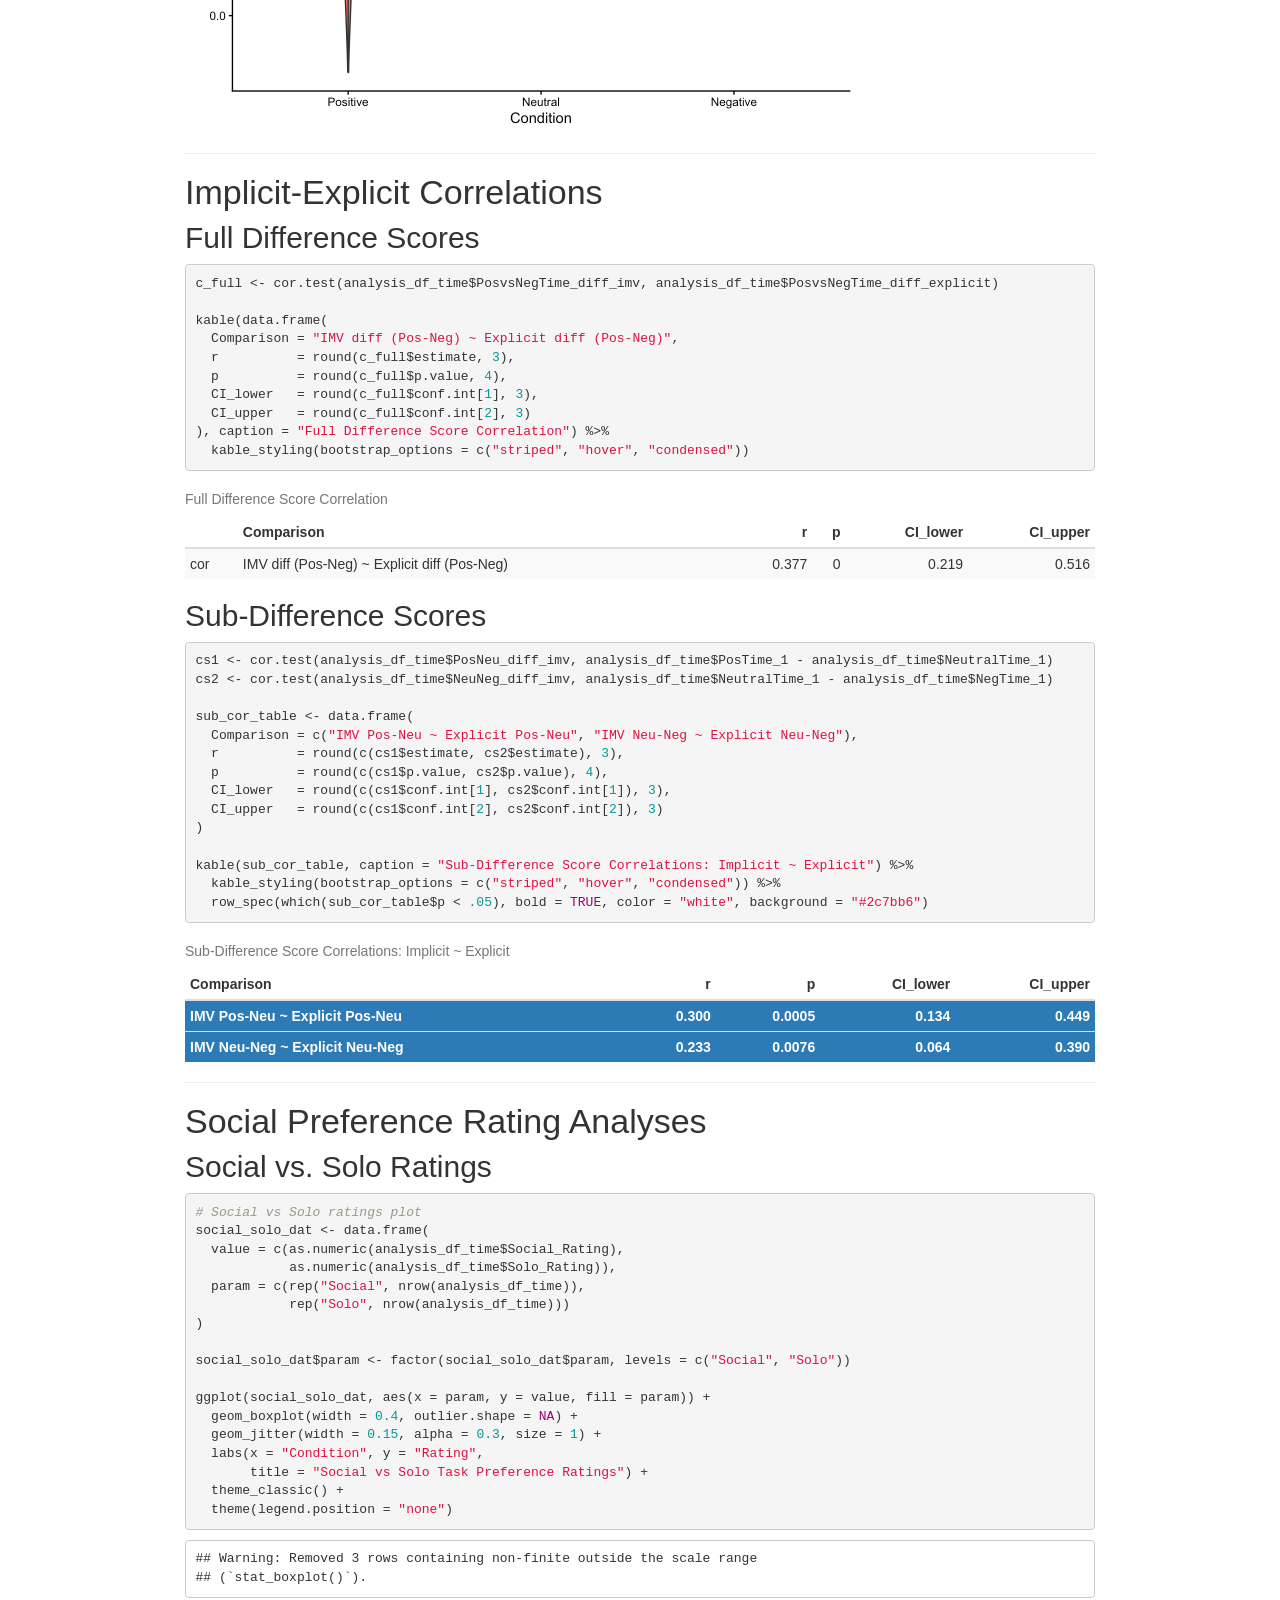
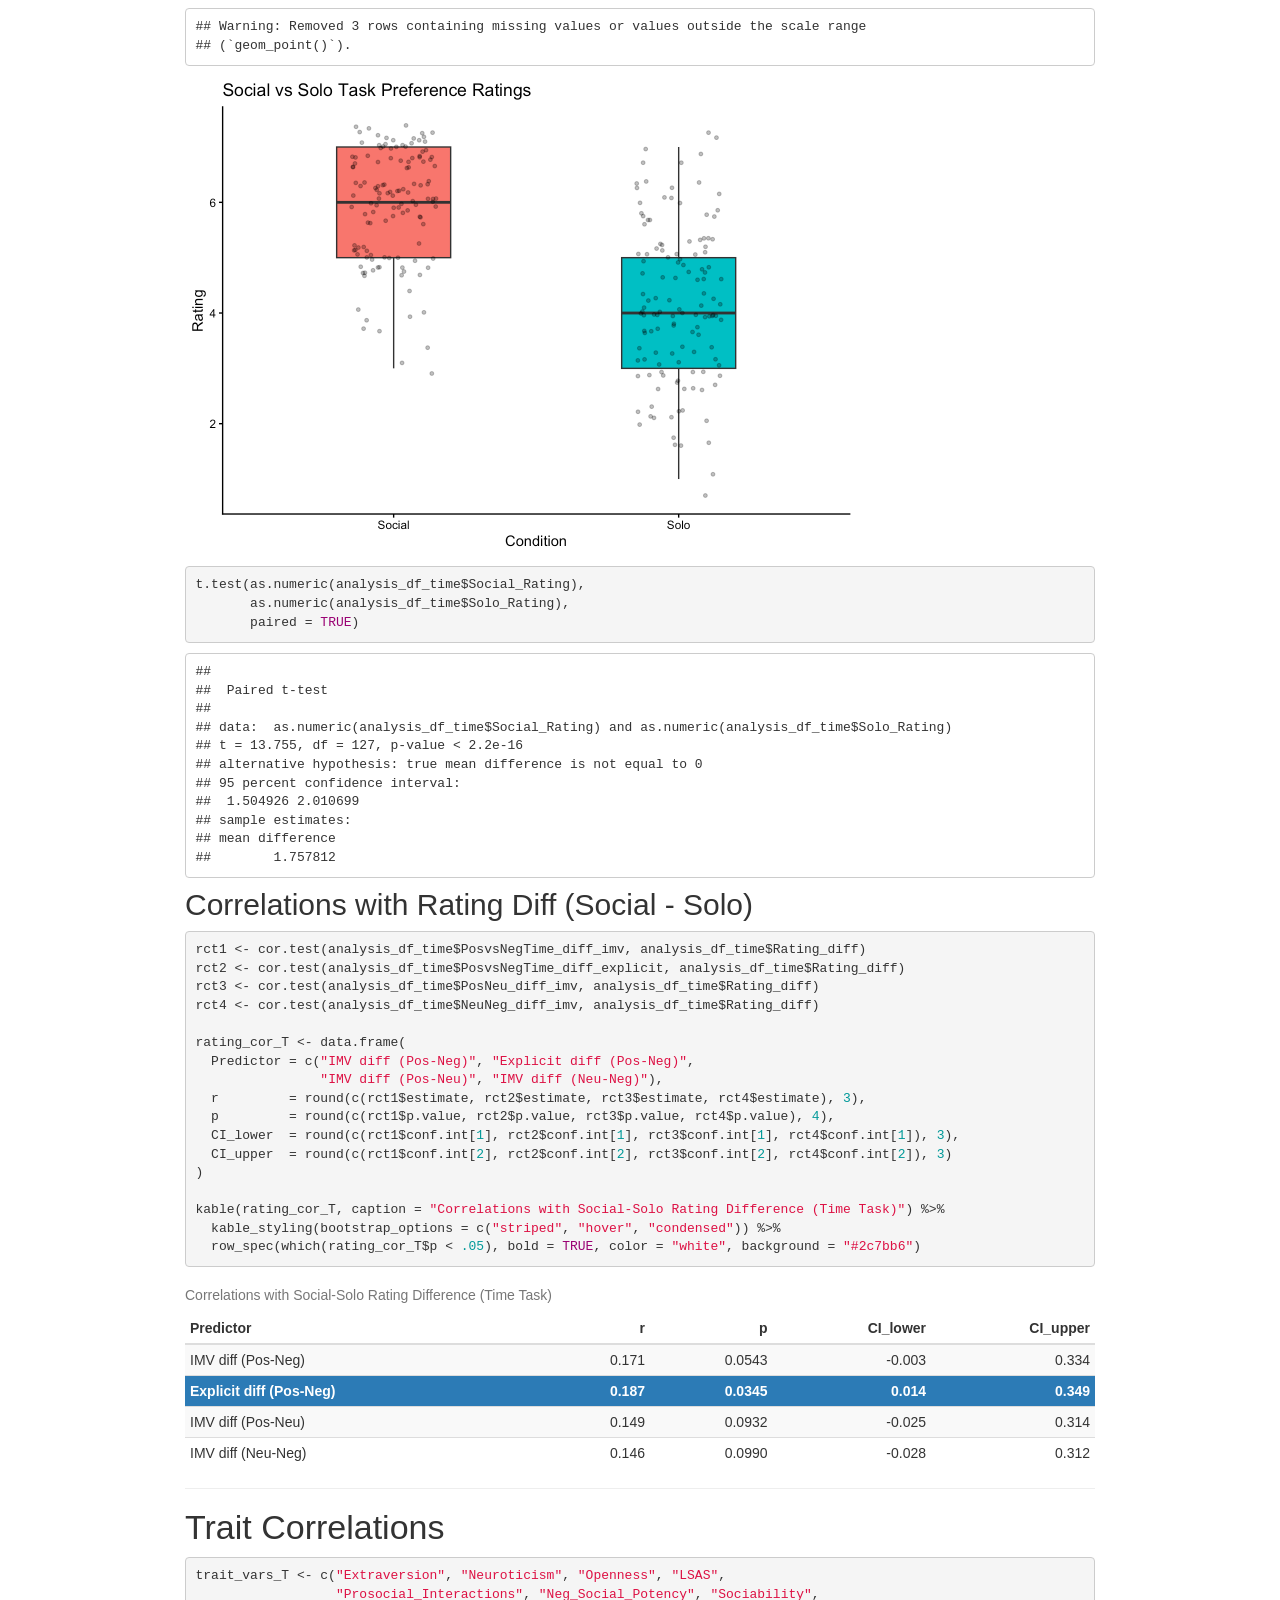
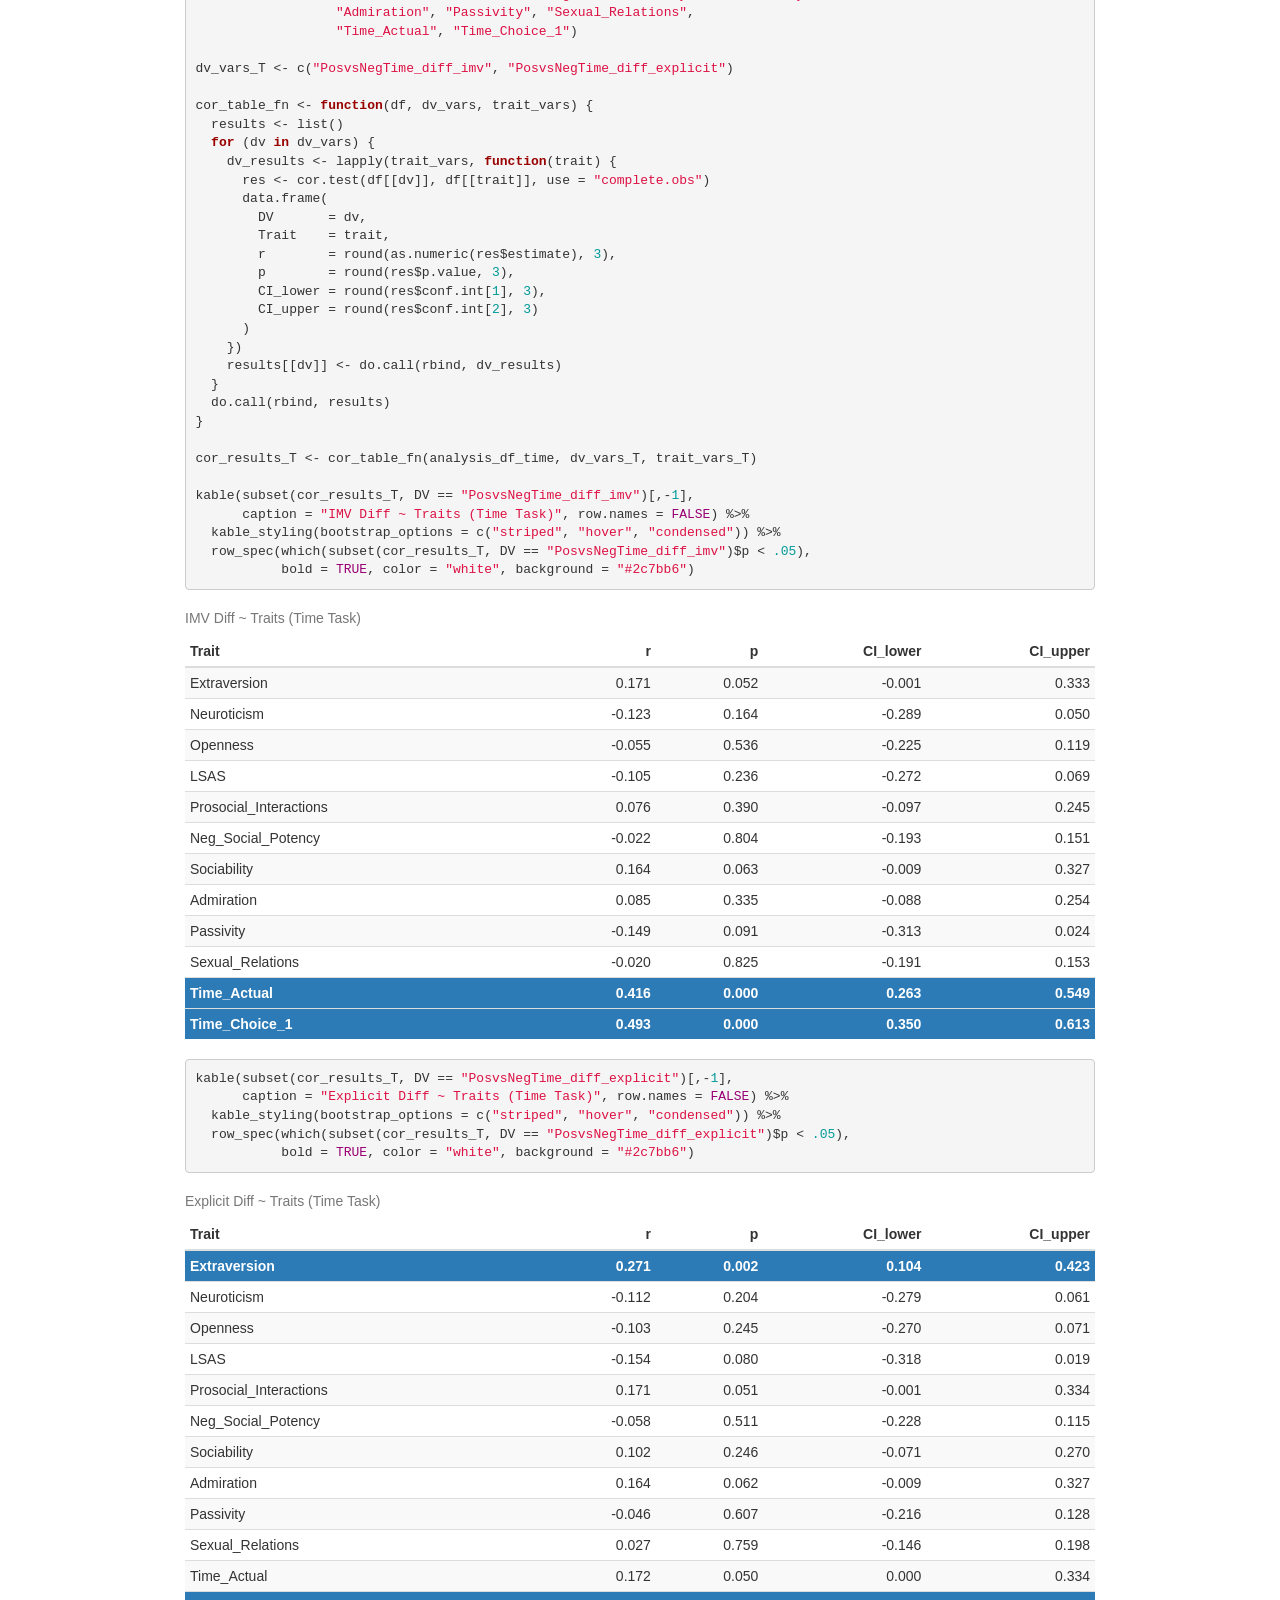
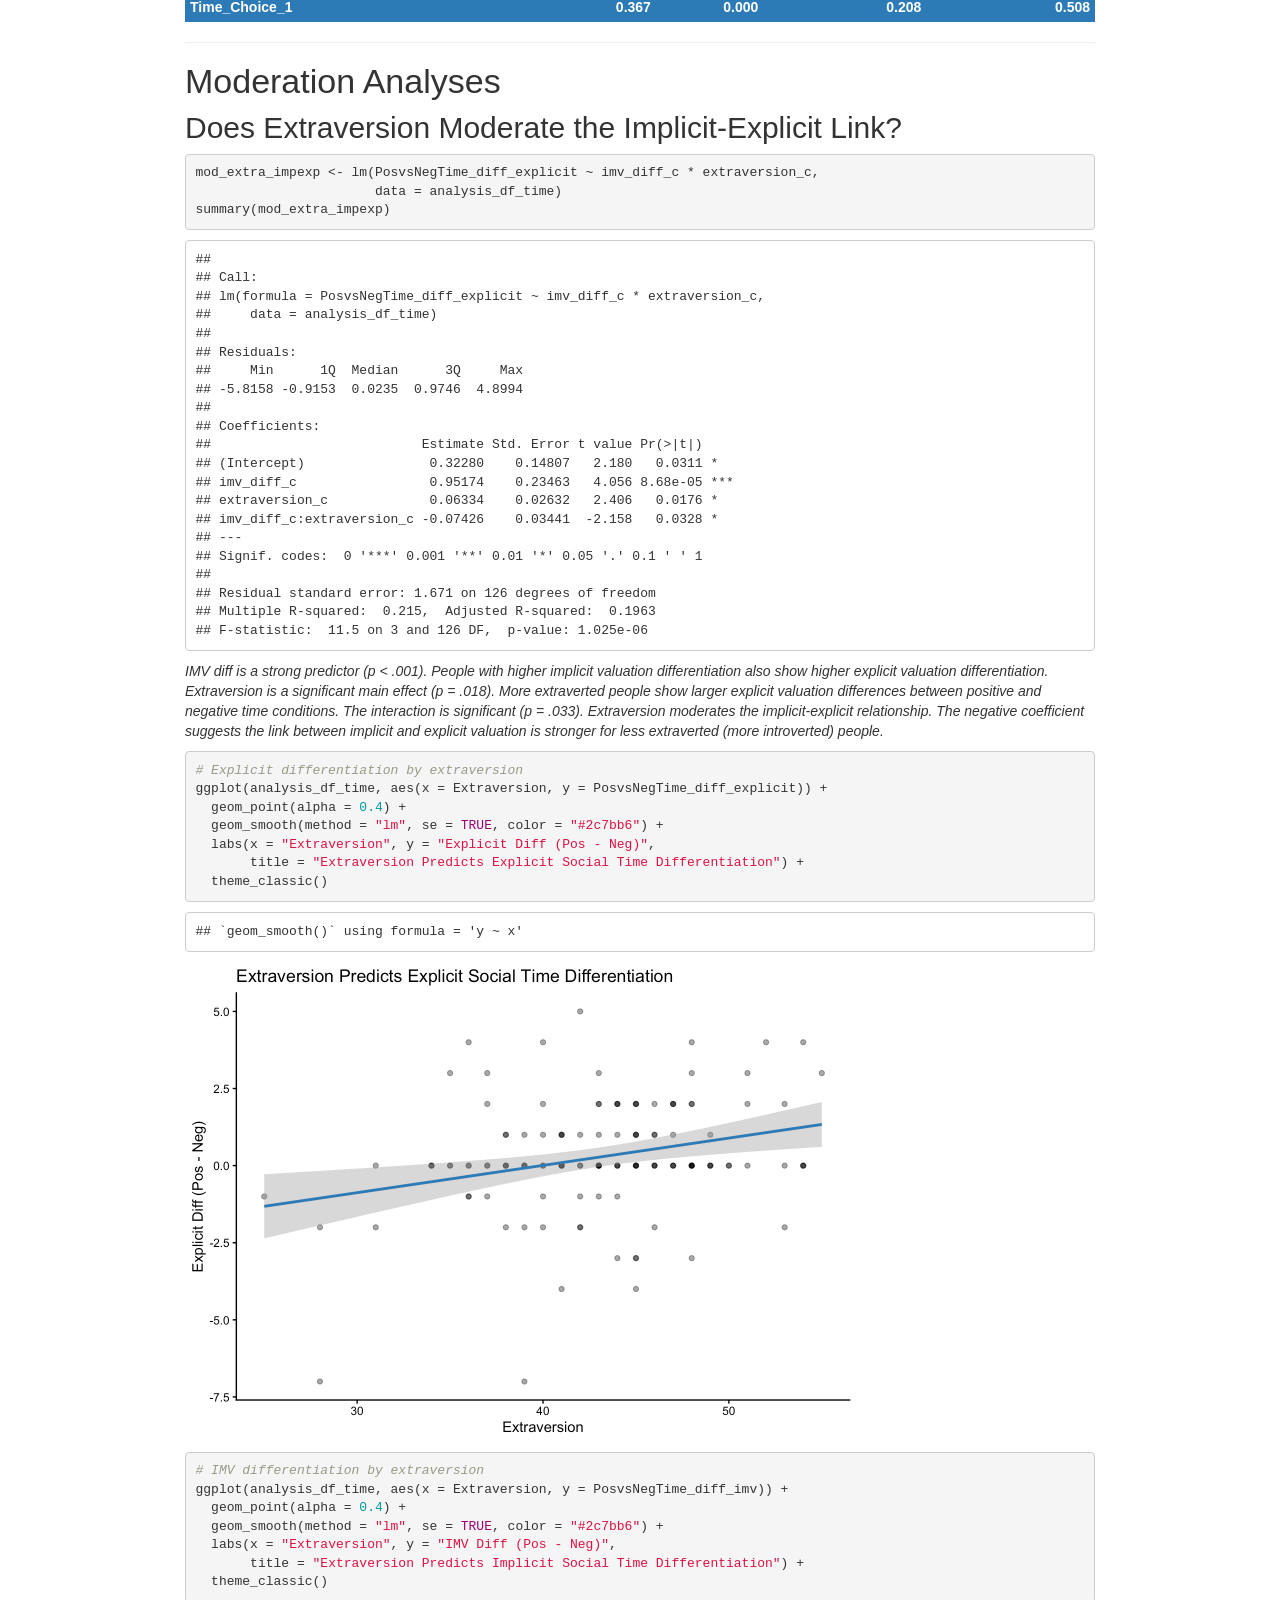
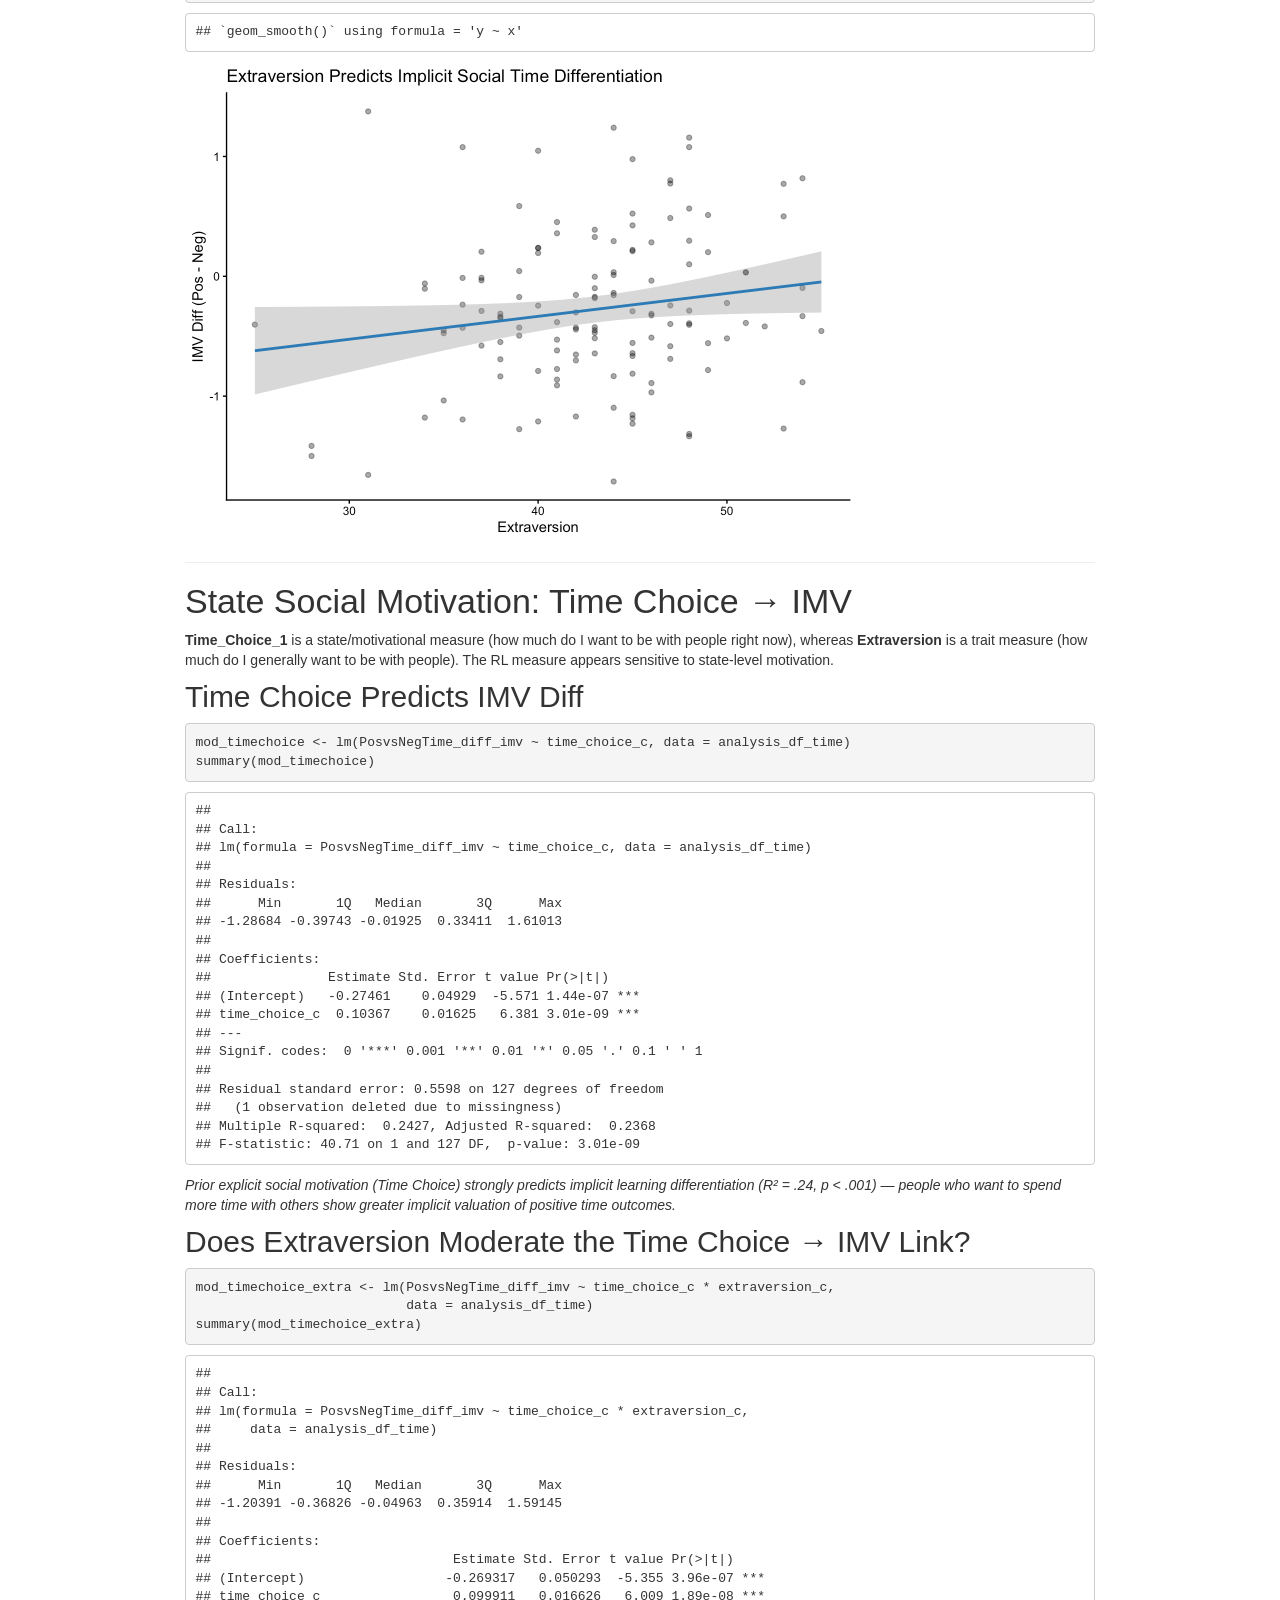
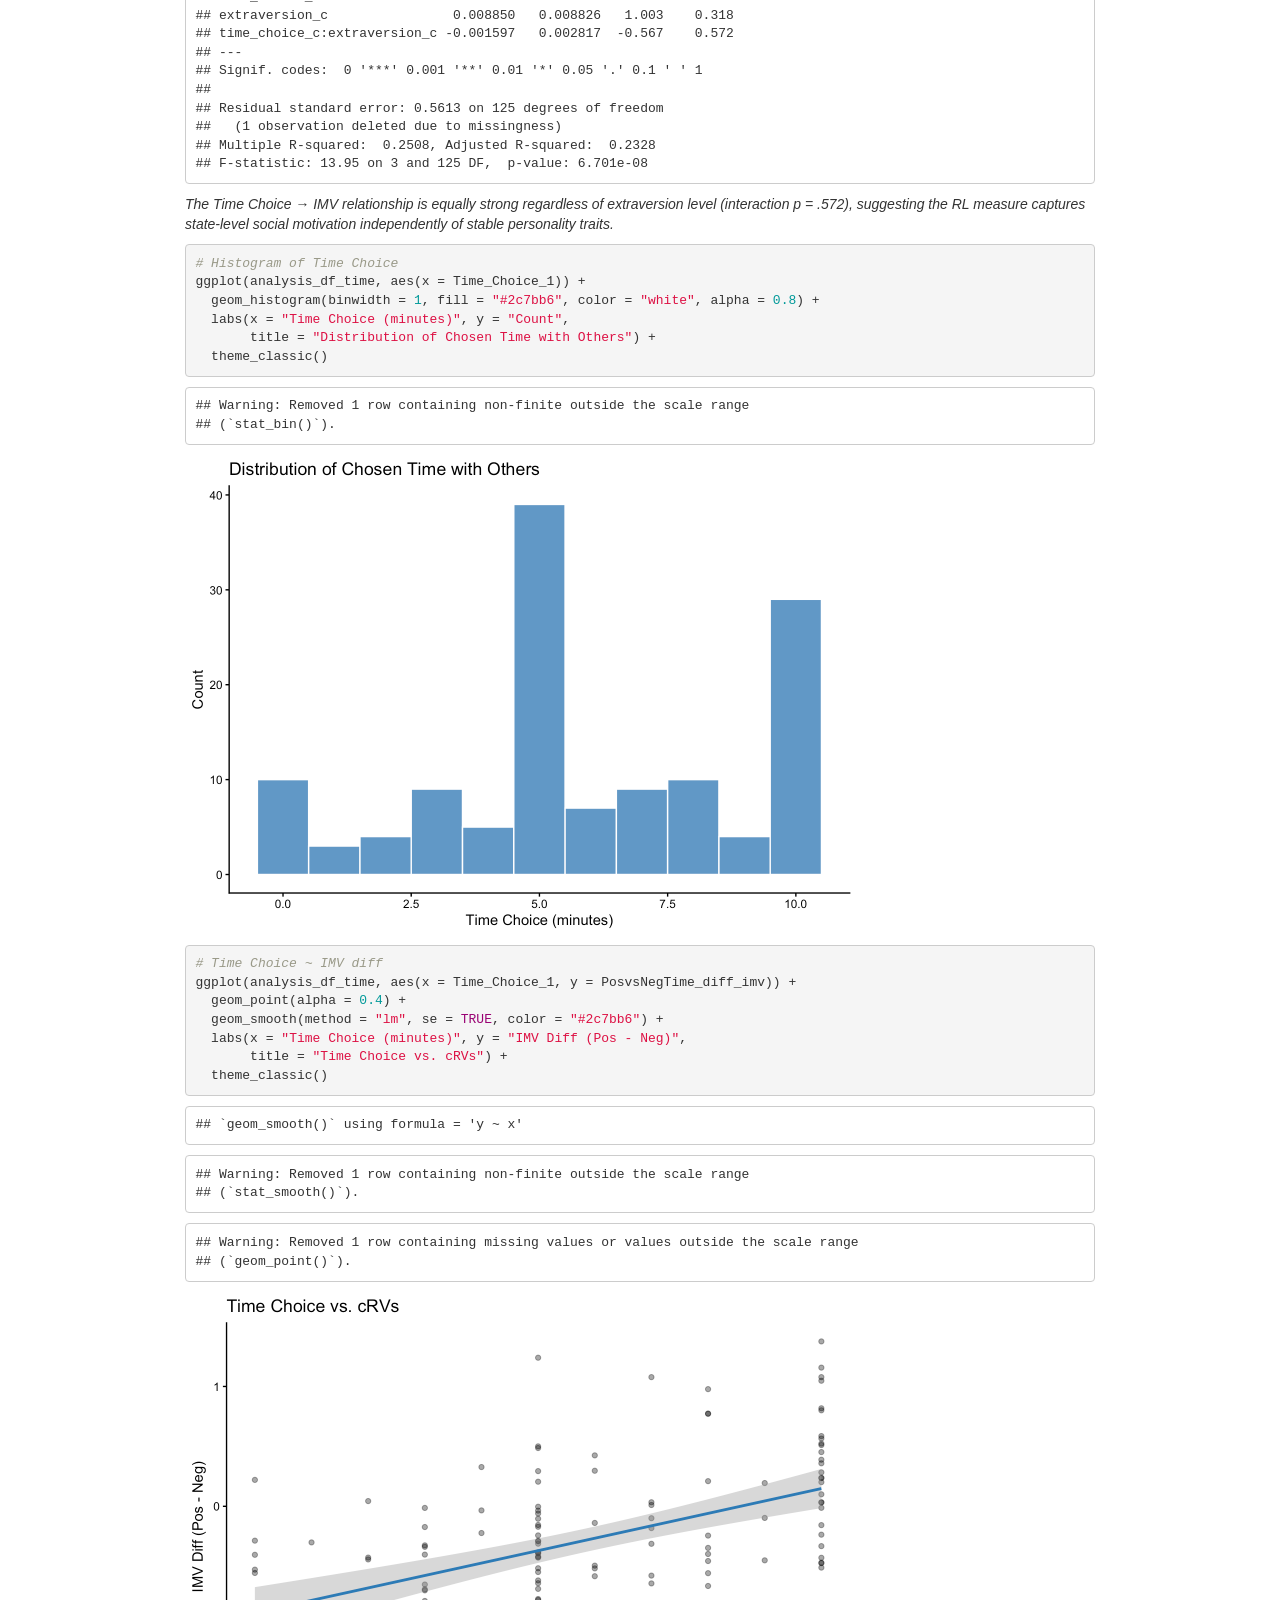
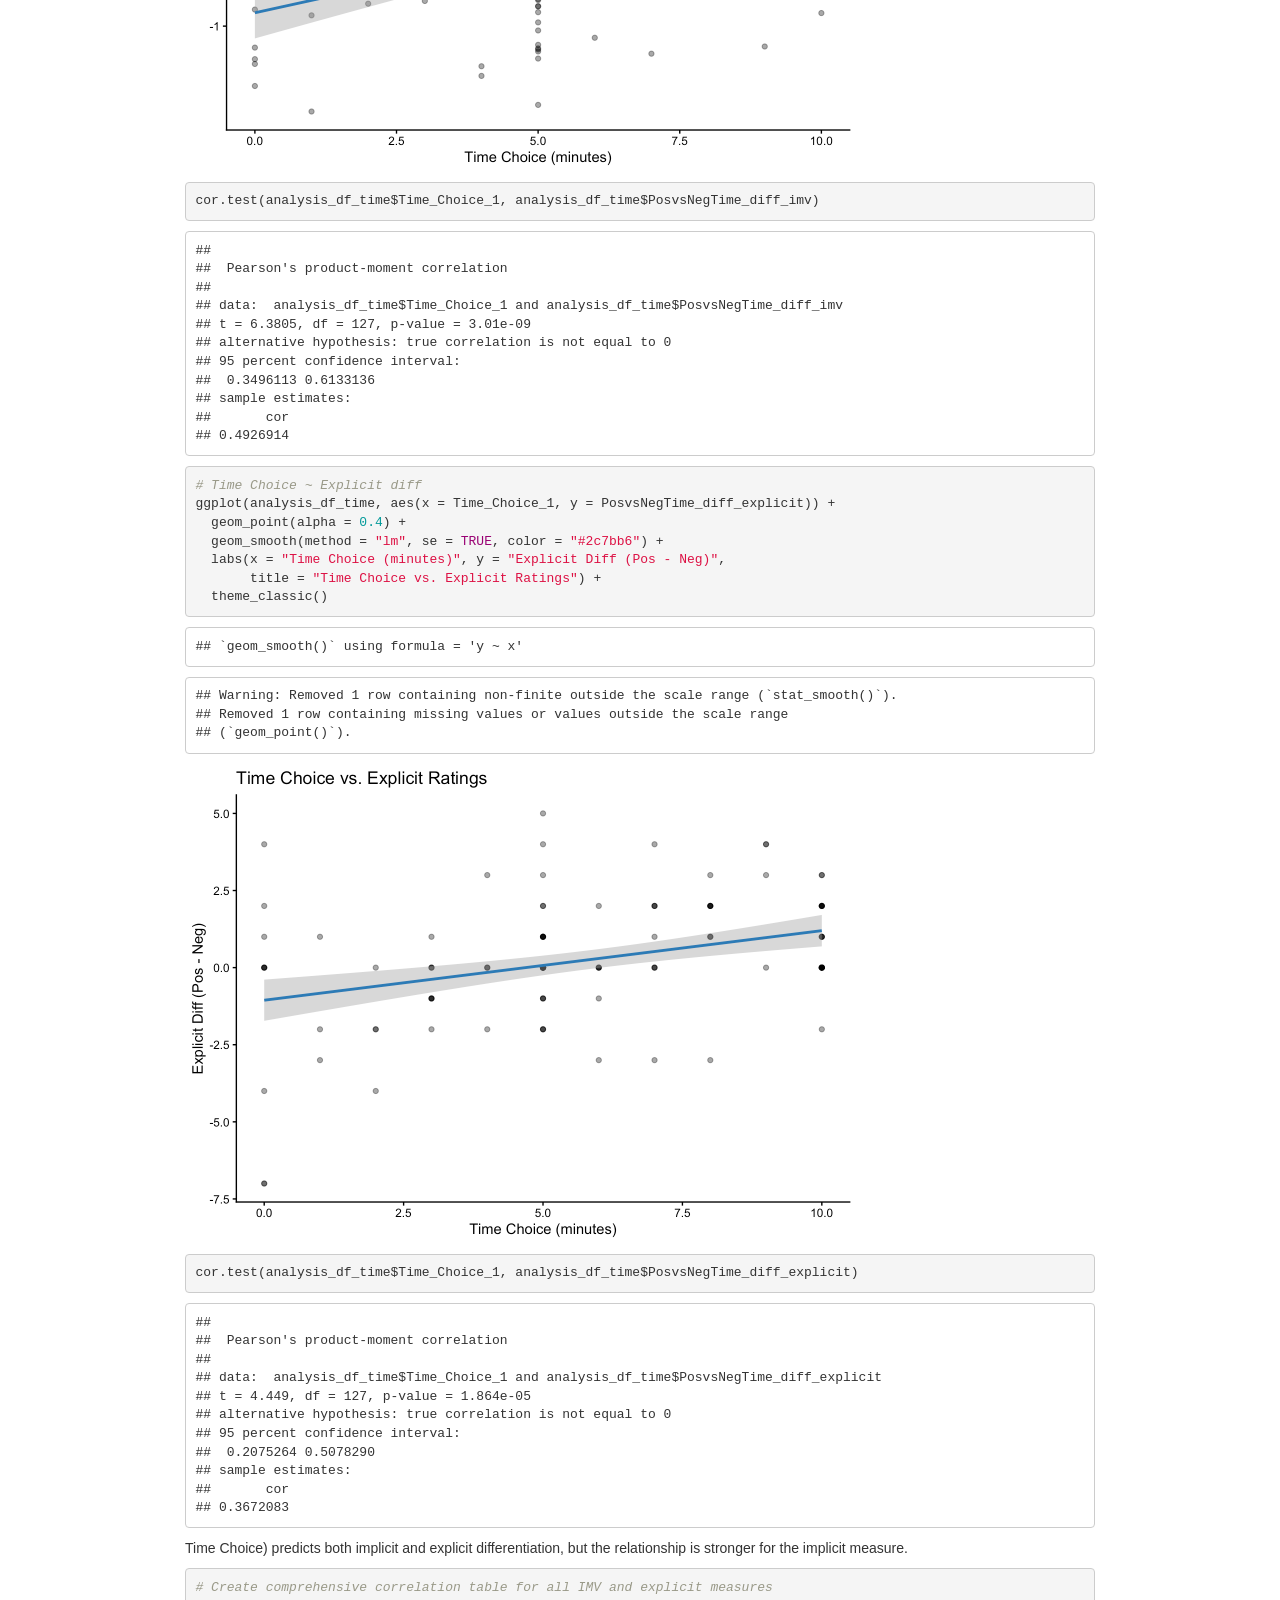
<file: docs/p09.html>
<!DOCTYPE html>

<html>

<head>

<meta charset="utf-8" />
<meta name="generator" content="pandoc" />
<meta http-equiv="X-UA-Compatible" content="IE=EDGE" />


<meta name="author" content="Anaelle Gackiere" />

<meta name="date" content="2026-04-28" />

<title>Portfolio 9</title>

<script src="site_libs/header-attrs-2.30/header-attrs.js"></script>
<script src="site_libs/jquery-3.6.0/jquery-3.6.0.min.js"></script>
<meta name="viewport" content="width=device-width, initial-scale=1" />
<link href="site_libs/bootstrap-3.3.5/css/bootstrap.min.css" rel="stylesheet" />
<script src="site_libs/bootstrap-3.3.5/js/bootstrap.min.js"></script>
<script src="site_libs/bootstrap-3.3.5/shim/html5shiv.min.js"></script>
<script src="site_libs/bootstrap-3.3.5/shim/respond.min.js"></script>
<style>h1 {font-size: 34px;}
       h1.title {font-size: 38px;}
       h2 {font-size: 30px;}
       h3 {font-size: 24px;}
       h4 {font-size: 18px;}
       h5 {font-size: 16px;}
       h6 {font-size: 12px;}
       code {color: inherit; background-color: rgba(0, 0, 0, 0.04);}
       pre:not([class]) { background-color: white }</style>
<script src="site_libs/navigation-1.1/tabsets.js"></script>
<link href="site_libs/highlightjs-9.12.0/default.css" rel="stylesheet" />
<script src="site_libs/highlightjs-9.12.0/highlight.js"></script>
<script src="site_libs/kePrint-0.0.1/kePrint.js"></script>
<link href="site_libs/lightable-0.0.1/lightable.css" rel="stylesheet" />

<style type="text/css">
  code{white-space: pre-wrap;}
  span.smallcaps{font-variant: small-caps;}
  span.underline{text-decoration: underline;}
  div.column{display: inline-block; vertical-align: top; width: 50%;}
  div.hanging-indent{margin-left: 1.5em; text-indent: -1.5em;}
  ul.task-list{list-style: none;}
    </style>

<style type="text/css">code{white-space: pre;}</style>
<script type="text/javascript">
if (window.hljs) {
  hljs.configure({languages: []});
  hljs.initHighlightingOnLoad();
  if (document.readyState && document.readyState === "complete") {
    window.setTimeout(function() { hljs.initHighlighting(); }, 0);
  }
}
</script>









<style type = "text/css">
.main-container {
  max-width: 940px;
  margin-left: auto;
  margin-right: auto;
}
img {
  max-width:100%;
}
.tabbed-pane {
  padding-top: 12px;
}
.html-widget {
  margin-bottom: 20px;
}
button.code-folding-btn:focus {
  outline: none;
}
summary {
  display: list-item;
}
details > summary > p:only-child {
  display: inline;
}
pre code {
  padding: 0;
}
</style>


<style type="text/css">
.dropdown-submenu {
  position: relative;
}
.dropdown-submenu>.dropdown-menu {
  top: 0;
  left: 100%;
  margin-top: -6px;
  margin-left: -1px;
  border-radius: 0 6px 6px 6px;
}
.dropdown-submenu:hover>.dropdown-menu {
  display: block;
}
.dropdown-submenu>a:after {
  display: block;
  content: " ";
  float: right;
  width: 0;
  height: 0;
  border-color: transparent;
  border-style: solid;
  border-width: 5px 0 5px 5px;
  border-left-color: #cccccc;
  margin-top: 5px;
  margin-right: -10px;
}
.dropdown-submenu:hover>a:after {
  border-left-color: #adb5bd;
}
.dropdown-submenu.pull-left {
  float: none;
}
.dropdown-submenu.pull-left>.dropdown-menu {
  left: -100%;
  margin-left: 10px;
  border-radius: 6px 0 6px 6px;
}
</style>

<script type="text/javascript">
// manage active state of menu based on current page
$(document).ready(function () {
  // active menu anchor
  href = window.location.pathname
  href = href.substr(href.lastIndexOf('/') + 1)
  if (href === "")
    href = "index.html";
  var menuAnchor = $('a[href="' + href + '"]');

  // mark the anchor link active (and if it's in a dropdown, also mark that active)
  var dropdown = menuAnchor.closest('li.dropdown');
  if (window.bootstrap) { // Bootstrap 4+
    menuAnchor.addClass('active');
    dropdown.find('> .dropdown-toggle').addClass('active');
  } else { // Bootstrap 3
    menuAnchor.parent().addClass('active');
    dropdown.addClass('active');
  }

  // Navbar adjustments
  var navHeight = $(".navbar").first().height() + 15;
  var style = document.createElement('style');
  var pt = "padding-top: " + navHeight + "px; ";
  var mt = "margin-top: -" + navHeight + "px; ";
  var css = "";
  // offset scroll position for anchor links (for fixed navbar)
  for (var i = 1; i <= 6; i++) {
    css += ".section h" + i + "{ " + pt + mt + "}\n";
  }
  style.innerHTML = "body {" + pt + "padding-bottom: 40px; }\n" + css;
  document.head.appendChild(style);
});
</script>

<!-- tabsets -->

<style type="text/css">
.tabset-dropdown > .nav-tabs {
  display: inline-table;
  max-height: 500px;
  min-height: 44px;
  overflow-y: auto;
  border: 1px solid #ddd;
  border-radius: 4px;
}

.tabset-dropdown > .nav-tabs > li.active:before, .tabset-dropdown > .nav-tabs.nav-tabs-open:before {
  content: "\e259";
  font-family: 'Glyphicons Halflings';
  display: inline-block;
  padding: 10px;
  border-right: 1px solid #ddd;
}

.tabset-dropdown > .nav-tabs.nav-tabs-open > li.active:before {
  content: "\e258";
  font-family: 'Glyphicons Halflings';
  border: none;
}

.tabset-dropdown > .nav-tabs > li.active {
  display: block;
}

.tabset-dropdown > .nav-tabs > li > a,
.tabset-dropdown > .nav-tabs > li > a:focus,
.tabset-dropdown > .nav-tabs > li > a:hover {
  border: none;
  display: inline-block;
  border-radius: 4px;
  background-color: transparent;
}

.tabset-dropdown > .nav-tabs.nav-tabs-open > li {
  display: block;
  float: none;
}

.tabset-dropdown > .nav-tabs > li {
  display: none;
}
</style>

<!-- code folding -->




</head>

<body>


<div class="container-fluid main-container">




<div class="navbar navbar-default  navbar-fixed-top" role="navigation">
  <div class="container">
    <div class="navbar-header">
      <button type="button" class="navbar-toggle collapsed" data-toggle="collapse" data-bs-toggle="collapse" data-target="#navbar" data-bs-target="#navbar">
        <span class="icon-bar"></span>
        <span class="icon-bar"></span>
        <span class="icon-bar"></span>
      </button>
      <a class="navbar-brand" href="index.html">Portfolio</a>
    </div>
    <div id="navbar" class="navbar-collapse collapse">
      <ul class="nav navbar-nav">
        <li>
  <a href="index.html">Home</a>
</li>
<li>
  <a href="about.html">About</a>
</li>
<li>
  <a href="p01.html">Portfolio 1</a>
</li>
<li>
  <a href="p02.html">Portfolio 2</a>
</li>
<li>
  <a href="p03.html">Portfolio 3</a>
</li>
<li>
  <a href="p04.html">Portfolio 4</a>
</li>
<li>
  <a href="p05.html">Portfolio 5</a>
</li>
<li>
  <a href="p06.html">Portfolio 6</a>
</li>
<li>
  <a href="p07.html">Portfolio 7</a>
</li>
<li>
  <a href="p08.html">Portfolio 8</a>
</li>
<li>
  <a href="p09.html">Portfolio 9</a>
</li>
<li>
  <a href="p10.html">Portfolio 10</a>
</li>
      </ul>
      <ul class="nav navbar-nav navbar-right">
        
      </ul>
    </div><!--/.nav-collapse -->
  </div><!--/.container -->
</div><!--/.navbar -->

<div id="header">



<h1 class="title toc-ignore">Portfolio 9</h1>
<h4 class="author">Anaelle Gackiere</h4>
<h4 class="date">2026-04-28</h4>

</div>


<hr />
<div id="overview" class="section level1">
<h1>Overview</h1>
<p>This report presents the analyses for the <strong>Time Task</strong>
of the Social Engagement Reinforcement Learning paradigm. Participants
provided ratings of how different amounts of seconds spent with someone
else would motivate them to participate in a Jenga activity (+15 secs, 0
secs, -15 secs). They also rated how much time, if given the choice,
they would like to spend playing with another student. Afterwards, they
completed a reinforcement learning task where outcomes varied in how
much time they spent with other people (same as explicit ratings:
positive = + 15 secs, neutral = 0 seconds, negative = - 15 seconds).</p>
<p>The measure of interest is the <strong>computationally inferred
Reward Value (cRV / k parameter)</strong>, which captures the reward
values each time outcome through their behavior.</p>
<hr />
</div>
<div id="setup" class="section level1">
<h1>Setup</h1>
<pre class="r"><code>load(&quot;preprocessed_Time_behavior.RData&quot;)
load(&quot;analysis_ready_Time.RData&quot;)
load(&quot;loo_objects_Time.RData&quot;)

# Load k parameters
parT &lt;- readMat(&quot;Qparams_ABK_FYP_Time.mat&quot;)
N_T = length(parT$alpha.QabkF[1,])

alphaT = vector(length = N_T)
betaT  = vector(length = N_T)
kHiT   = vector(length = N_T)
kLowT  = vector(length = N_T)
kMedT  = vector(length = N_T)

for (i in 1:N_T) {
  alphaT[i] &lt;- median(parT$alpha.QabkF[,i])
  betaT[i]  &lt;- median(parT$beta.QabkF[,i])
  kHiT[i]   &lt;- median(parT$kPos.QabkF[,i])
  kLowT[i]  &lt;- median(parT$kNeg.QabkF[,i])
  kMedT[i]  &lt;- median(parT$kNeu.QabkF[,i])
}</code></pre>
<hr />
</div>
<div id="explicit-ratings" class="section level1">
<h1>Explicit Ratings</h1>
<div id="descriptive-statistics" class="section level2">
<h2>Descriptive Statistics</h2>
<pre class="r"><code>desc_table_T &lt;- data.frame(
  Condition = c(&quot;Positive (more time)&quot;, &quot;Neutral&quot;, &quot;Negative (less time)&quot;),
  N         = c(sum(!is.na(analysis_df_time$PosTime_1)),
                sum(!is.na(analysis_df_time$NeutralTime_1)),
                sum(!is.na(analysis_df_time$NegTime_1))),
  Mean      = round(c(mean(analysis_df_time$PosTime_1, na.rm=TRUE),
                      mean(analysis_df_time$NeutralTime_1, na.rm=TRUE),
                      mean(analysis_df_time$NegTime_1, na.rm=TRUE)), 3),
  SD        = round(c(sd(analysis_df_time$PosTime_1, na.rm=TRUE),
                      sd(analysis_df_time$NeutralTime_1, na.rm=TRUE),
                      sd(analysis_df_time$NegTime_1, na.rm=TRUE)), 3)
)

kable(desc_table_T, caption = &quot;Descriptive Statistics - Explicit Ratings (Time Task)&quot;) %&gt;%
  kable_styling(bootstrap_options = c(&quot;striped&quot;, &quot;hover&quot;, &quot;condensed&quot;))</code></pre>
<table class="table table-striped table-hover table-condensed" style="margin-left: auto; margin-right: auto;">
<caption>
Descriptive Statistics - Explicit Ratings (Time Task)
</caption>
<thead>
<tr>
<th style="text-align:left;">
Condition
</th>
<th style="text-align:right;">
N
</th>
<th style="text-align:right;">
Mean
</th>
<th style="text-align:right;">
SD
</th>
</tr>
</thead>
<tbody>
<tr>
<td style="text-align:left;">
Positive (more time)
</td>
<td style="text-align:right;">
130
</td>
<td style="text-align:right;">
4.292
</td>
<td style="text-align:right;">
1.124
</td>
</tr>
<tr>
<td style="text-align:left;">
Neutral
</td>
<td style="text-align:right;">
130
</td>
<td style="text-align:right;">
4.046
</td>
<td style="text-align:right;">
0.464
</td>
</tr>
<tr>
<td style="text-align:left;">
Negative (less time)
</td>
<td style="text-align:right;">
130
</td>
<td style="text-align:right;">
4.015
</td>
<td style="text-align:right;">
0.972
</td>
</tr>
</tbody>
</table>
</div>
<div id="t-tests" class="section level2">
<h2>T-tests</h2>
<pre class="r"><code>te1 &lt;- t.test(analysis_df_time$PosTime_1, analysis_df_time$NeutralTime_1, paired=TRUE)
te2 &lt;- t.test(analysis_df_time$PosTime_1, analysis_df_time$NegTime_1, paired=TRUE)
te3 &lt;- t.test(analysis_df_time$NeutralTime_1, analysis_df_time$NegTime_1, paired=TRUE)

ttest_table_T &lt;- data.frame(
  Comparison = c(&quot;Positive vs Neutral&quot;, &quot;Positive vs Negative&quot;, &quot;Neutral vs Negative&quot;),
  t          = round(c(te1$statistic, te2$statistic, te3$statistic), 3),
  df         = c(te1$parameter, te2$parameter, te3$parameter),
  p          = round(c(te1$p.value, te2$p.value, te3$p.value), 4),
  Mean_diff  = round(c(te1$estimate, te2$estimate, te3$estimate), 3)
)

kable(ttest_table_T, caption = &quot;Paired T-tests - Explicit Ratings (Time Task)&quot;) %&gt;%
  kable_styling(bootstrap_options = c(&quot;striped&quot;, &quot;hover&quot;, &quot;condensed&quot;))</code></pre>
<table class="table table-striped table-hover table-condensed" style="margin-left: auto; margin-right: auto;">
<caption>
Paired T-tests - Explicit Ratings (Time Task)
</caption>
<thead>
<tr>
<th style="text-align:left;">
Comparison
</th>
<th style="text-align:right;">
t
</th>
<th style="text-align:right;">
df
</th>
<th style="text-align:right;">
p
</th>
<th style="text-align:right;">
Mean_diff
</th>
</tr>
</thead>
<tbody>
<tr>
<td style="text-align:left;">
Positive vs Neutral
</td>
<td style="text-align:right;">
2.473
</td>
<td style="text-align:right;">
129
</td>
<td style="text-align:right;">
0.0147
</td>
<td style="text-align:right;">
0.246
</td>
</tr>
<tr>
<td style="text-align:left;">
Positive vs Negative
</td>
<td style="text-align:right;">
1.694
</td>
<td style="text-align:right;">
129
</td>
<td style="text-align:right;">
0.0926
</td>
<td style="text-align:right;">
0.277
</td>
</tr>
<tr>
<td style="text-align:left;">
Neutral vs Negative
</td>
<td style="text-align:right;">
0.332
</td>
<td style="text-align:right;">
129
</td>
<td style="text-align:right;">
0.7403
</td>
<td style="text-align:right;">
0.031
</td>
</tr>
</tbody>
</table>
</div>
<div id="plot" class="section level2">
<h2>Plot</h2>
<pre class="r"><code>ePosT &lt;- data.frame(value = analysis_df_time$PosTime_1,     param = &quot;Positive&quot;)
eNeuT &lt;- data.frame(value = analysis_df_time$NeutralTime_1, param = &quot;Neutral&quot;)
eNegT &lt;- data.frame(value = analysis_df_time$NegTime_1,     param = &quot;Negative&quot;)
eAllT &lt;- rbind(ePosT, eNeuT, eNegT)
eAllT$param &lt;- factor(eAllT$param, levels = c(&quot;Positive&quot;, &quot;Neutral&quot;, &quot;Negative&quot;))

ggplot(eAllT, aes(x = param, y = value, fill = param)) +
  geom_violin(position = position_dodge(0.9)) +
  geom_boxplot(width = 0.2, position = position_dodge(0.9)) +
  labs(x = &quot;Condition&quot;, y = &quot;Explicit Rating&quot;, title = &quot;Explicit Ratings by Condition (Time Task)&quot;) +
  theme_classic() +
  theme(legend.position = &quot;none&quot;)</code></pre>
<p><img src="p09_files/figure-html/time-explicit-plot-1.png" alt="" width="672" /></p>
<hr />
</div>
</div>
<div id="implicit-motivation-crv-k-parameters" class="section level1">
<h1>Implicit Motivation (cRV / k parameters)</h1>
<div id="descriptive-statistics-1" class="section level2">
<h2>Descriptive Statistics</h2>
<pre class="r"><code>imv_desc_T &lt;- data.frame(
  Condition = c(&quot;Positive/More Time (kPos)&quot;, &quot;Negative/Less Time (kNeg)&quot;, &quot;Neutral (kNeu)&quot;),
  N         = c(length(kHiT), length(kLowT), length(kMedT)),
  Mean      = round(c(mean(kHiT), mean(kLowT), mean(kMedT)), 3),
  SD        = round(c(sd(kHiT), sd(kLowT), sd(kMedT)), 3),
  Median    = round(c(median(kHiT), median(kLowT), median(kMedT)), 3)
)

kable(imv_desc_T, caption = &quot;Descriptive Statistics - IMV Parameters (Time Task)&quot;) %&gt;%
  kable_styling(bootstrap_options = c(&quot;striped&quot;, &quot;hover&quot;, &quot;condensed&quot;))</code></pre>
<table class="table table-striped table-hover table-condensed" style="margin-left: auto; margin-right: auto;">
<caption>
Descriptive Statistics - IMV Parameters (Time Task)
</caption>
<thead>
<tr>
<th style="text-align:left;">
Condition
</th>
<th style="text-align:right;">
N
</th>
<th style="text-align:right;">
Mean
</th>
<th style="text-align:right;">
SD
</th>
<th style="text-align:right;">
Median
</th>
</tr>
</thead>
<tbody>
<tr>
<td style="text-align:left;">
Positive/More Time (kPos)
</td>
<td style="text-align:right;">
138
</td>
<td style="text-align:right;">
0.761
</td>
<td style="text-align:right;">
0.476
</td>
<td style="text-align:right;">
0.703
</td>
</tr>
<tr>
<td style="text-align:left;">
Negative/Less Time (kNeg)
</td>
<td style="text-align:right;">
138
</td>
<td style="text-align:right;">
1.052
</td>
<td style="text-align:right;">
0.240
</td>
<td style="text-align:right;">
1.033
</td>
</tr>
<tr>
<td style="text-align:left;">
Neutral (kNeu)
</td>
<td style="text-align:right;">
138
</td>
<td style="text-align:right;">
1.093
</td>
<td style="text-align:right;">
0.049
</td>
<td style="text-align:right;">
1.091
</td>
</tr>
</tbody>
</table>
</div>
<div id="t-tests-1" class="section level2">
<h2>T-tests</h2>
<pre class="r"><code>ti1_T &lt;- t.test(analysis_df_time$PosTime_imv, analysis_df_time$NegTime_imv, paired=TRUE)
ti2_T &lt;- t.test(analysis_df_time$PosTime_imv, analysis_df_time$NeuTime_imv, paired=TRUE)
ti3_T &lt;- t.test(analysis_df_time$NeuTime_imv, analysis_df_time$NegTime_imv, paired=TRUE)

imv_ttest_T &lt;- data.frame(
  Comparison = c(&quot;Positive vs Negative&quot;, &quot;Positive vs Neutral&quot;, &quot;Neutral vs Negative&quot;),
  t          = round(c(ti1_T$statistic, ti2_T$statistic, ti3_T$statistic), 3),
  df         = c(ti1_T$parameter, ti2_T$parameter, ti3_T$parameter),
  p          = round(c(ti1_T$p.value, ti2_T$p.value, ti3_T$p.value), 4),
  Mean_diff  = round(c(ti1_T$estimate, ti2_T$estimate, ti3_T$estimate), 3)
)

kable(imv_ttest_T, caption = &quot;Paired T-tests - IMV Parameters (Time Task)&quot;) %&gt;%
  kable_styling(bootstrap_options = c(&quot;striped&quot;, &quot;hover&quot;, &quot;condensed&quot;))</code></pre>
<table class="table table-striped table-hover table-condensed" style="margin-left: auto; margin-right: auto;">
<caption>
Paired T-tests - IMV Parameters (Time Task)
</caption>
<thead>
<tr>
<th style="text-align:left;">
Comparison
</th>
<th style="text-align:right;">
t
</th>
<th style="text-align:right;">
df
</th>
<th style="text-align:right;">
p
</th>
<th style="text-align:right;">
Mean_diff
</th>
</tr>
</thead>
<tbody>
<tr>
<td style="text-align:left;">
Positive vs Negative
</td>
<td style="text-align:right;">
-4.928
</td>
<td style="text-align:right;">
129
</td>
<td style="text-align:right;">
0.0000
</td>
<td style="text-align:right;">
-0.276
</td>
</tr>
<tr>
<td style="text-align:left;">
Positive vs Neutral
</td>
<td style="text-align:right;">
-7.693
</td>
<td style="text-align:right;">
129
</td>
<td style="text-align:right;">
0.0000
</td>
<td style="text-align:right;">
-0.318
</td>
</tr>
<tr>
<td style="text-align:left;">
Neutral vs Negative
</td>
<td style="text-align:right;">
1.837
</td>
<td style="text-align:right;">
129
</td>
<td style="text-align:right;">
0.0686
</td>
<td style="text-align:right;">
0.042
</td>
</tr>
</tbody>
</table>
</div>
<div id="effect-size-positive-vs-negative" class="section level2">
<h2>Effect Size (Positive vs Negative)</h2>
<pre class="r"><code>effectsize(t.test(analysis_df_time$PosTime_imv, analysis_df_time$NegTime_imv, var.equal=TRUE, paired=TRUE))</code></pre>
<pre><code>## For paired samples, &#39;repeated_measures_d()&#39; provides more options.</code></pre>
<pre><code>## Cohen&#39;s d |         95% CI
## --------------------------
## -0.43     | [-0.61, -0.25]</code></pre>
</div>
<div id="plot-1" class="section level2">
<h2>Plot</h2>
<pre class="r"><code>kHiTDat  &lt;- data.frame(value = kHiT, param = &quot;Positive&quot;)
kLowTDat &lt;- data.frame(value = kLowT, param = &quot;Negative&quot;)
kMidTDat &lt;- data.frame(value = kMedT, param = &quot;Neutral&quot;)
HiLowT   &lt;- rbind(kHiTDat, kMidTDat, kLowTDat)
HiLowT$param &lt;- factor(HiLowT$param, levels = c(&quot;Positive&quot;, &quot;Neutral&quot;, &quot;Negative&quot;))

ggplot(HiLowT, aes(x = param, y = value, fill = param)) +
  geom_violin(position = position_dodge(0.9)) +
  geom_boxplot(width = 0.2, position = position_dodge(0.9)) +
  labs(x = &quot;Condition&quot;, y = &quot;cRV (k)&quot;, title = &quot;Implicit Motivation by Condition (Time Task)&quot;) +
  theme_classic() +
  theme(legend.position = &quot;none&quot;)</code></pre>
<p><img src="p09_files/figure-html/time-imv-plot-1.png" alt="" width="672" /></p>
<hr />
</div>
</div>
<div id="implicit-explicit-correlations" class="section level1">
<h1>Implicit-Explicit Correlations</h1>
<div id="full-difference-scores" class="section level2">
<h2>Full Difference Scores</h2>
<pre class="r"><code>c_full &lt;- cor.test(analysis_df_time$PosvsNegTime_diff_imv, analysis_df_time$PosvsNegTime_diff_explicit)

kable(data.frame(
  Comparison = &quot;IMV diff (Pos-Neg) ~ Explicit diff (Pos-Neg)&quot;,
  r          = round(c_full$estimate, 3),
  p          = round(c_full$p.value, 4),
  CI_lower   = round(c_full$conf.int[1], 3),
  CI_upper   = round(c_full$conf.int[2], 3)
), caption = &quot;Full Difference Score Correlation&quot;) %&gt;%
  kable_styling(bootstrap_options = c(&quot;striped&quot;, &quot;hover&quot;, &quot;condensed&quot;))</code></pre>
<table class="table table-striped table-hover table-condensed" style="margin-left: auto; margin-right: auto;">
<caption>
Full Difference Score Correlation
</caption>
<thead>
<tr>
<th style="text-align:left;">
</th>
<th style="text-align:left;">
Comparison
</th>
<th style="text-align:right;">
r
</th>
<th style="text-align:right;">
p
</th>
<th style="text-align:right;">
CI_lower
</th>
<th style="text-align:right;">
CI_upper
</th>
</tr>
</thead>
<tbody>
<tr>
<td style="text-align:left;">
cor
</td>
<td style="text-align:left;">
IMV diff (Pos-Neg) ~ Explicit diff (Pos-Neg)
</td>
<td style="text-align:right;">
0.377
</td>
<td style="text-align:right;">
0
</td>
<td style="text-align:right;">
0.219
</td>
<td style="text-align:right;">
0.516
</td>
</tr>
</tbody>
</table>
</div>
<div id="sub-difference-scores" class="section level2">
<h2>Sub-Difference Scores</h2>
<pre class="r"><code>cs1 &lt;- cor.test(analysis_df_time$PosNeu_diff_imv, analysis_df_time$PosTime_1 - analysis_df_time$NeutralTime_1)
cs2 &lt;- cor.test(analysis_df_time$NeuNeg_diff_imv, analysis_df_time$NeutralTime_1 - analysis_df_time$NegTime_1)

sub_cor_table &lt;- data.frame(
  Comparison = c(&quot;IMV Pos-Neu ~ Explicit Pos-Neu&quot;, &quot;IMV Neu-Neg ~ Explicit Neu-Neg&quot;),
  r          = round(c(cs1$estimate, cs2$estimate), 3),
  p          = round(c(cs1$p.value, cs2$p.value), 4),
  CI_lower   = round(c(cs1$conf.int[1], cs2$conf.int[1]), 3),
  CI_upper   = round(c(cs1$conf.int[2], cs2$conf.int[2]), 3)
)

kable(sub_cor_table, caption = &quot;Sub-Difference Score Correlations: Implicit ~ Explicit&quot;) %&gt;%
  kable_styling(bootstrap_options = c(&quot;striped&quot;, &quot;hover&quot;, &quot;condensed&quot;)) %&gt;%
  row_spec(which(sub_cor_table$p &lt; .05), bold = TRUE, color = &quot;white&quot;, background = &quot;#2c7bb6&quot;)</code></pre>
<table class="table table-striped table-hover table-condensed" style="margin-left: auto; margin-right: auto;">
<caption>
Sub-Difference Score Correlations: Implicit ~ Explicit
</caption>
<thead>
<tr>
<th style="text-align:left;">
Comparison
</th>
<th style="text-align:right;">
r
</th>
<th style="text-align:right;">
p
</th>
<th style="text-align:right;">
CI_lower
</th>
<th style="text-align:right;">
CI_upper
</th>
</tr>
</thead>
<tbody>
<tr>
<td style="text-align:left;font-weight: bold;color: white !important;background-color: rgba(44, 123, 182, 255) !important;">
IMV Pos-Neu ~ Explicit Pos-Neu
</td>
<td style="text-align:right;font-weight: bold;color: white !important;background-color: rgba(44, 123, 182, 255) !important;">
0.300
</td>
<td style="text-align:right;font-weight: bold;color: white !important;background-color: rgba(44, 123, 182, 255) !important;">
0.0005
</td>
<td style="text-align:right;font-weight: bold;color: white !important;background-color: rgba(44, 123, 182, 255) !important;">
0.134
</td>
<td style="text-align:right;font-weight: bold;color: white !important;background-color: rgba(44, 123, 182, 255) !important;">
0.449
</td>
</tr>
<tr>
<td style="text-align:left;font-weight: bold;color: white !important;background-color: rgba(44, 123, 182, 255) !important;">
IMV Neu-Neg ~ Explicit Neu-Neg
</td>
<td style="text-align:right;font-weight: bold;color: white !important;background-color: rgba(44, 123, 182, 255) !important;">
0.233
</td>
<td style="text-align:right;font-weight: bold;color: white !important;background-color: rgba(44, 123, 182, 255) !important;">
0.0076
</td>
<td style="text-align:right;font-weight: bold;color: white !important;background-color: rgba(44, 123, 182, 255) !important;">
0.064
</td>
<td style="text-align:right;font-weight: bold;color: white !important;background-color: rgba(44, 123, 182, 255) !important;">
0.390
</td>
</tr>
</tbody>
</table>
<hr />
</div>
</div>
<div id="social-preference-rating-analyses" class="section level1">
<h1>Social Preference Rating Analyses</h1>
<div id="social-vs.-solo-ratings" class="section level2">
<h2>Social vs. Solo Ratings</h2>
<pre class="r"><code># Social vs Solo ratings plot
social_solo_dat &lt;- data.frame(
  value = c(as.numeric(analysis_df_time$Social_Rating), 
            as.numeric(analysis_df_time$Solo_Rating)),
  param = c(rep(&quot;Social&quot;, nrow(analysis_df_time)), 
            rep(&quot;Solo&quot;, nrow(analysis_df_time)))
)

social_solo_dat$param &lt;- factor(social_solo_dat$param, levels = c(&quot;Social&quot;, &quot;Solo&quot;))

ggplot(social_solo_dat, aes(x = param, y = value, fill = param)) +
  geom_boxplot(width = 0.4, outlier.shape = NA) +
  geom_jitter(width = 0.15, alpha = 0.3, size = 1) +
  labs(x = &quot;Condition&quot;, y = &quot;Rating&quot;,
       title = &quot;Social vs Solo Task Preference Ratings&quot;) +
  theme_classic() +
  theme(legend.position = &quot;none&quot;)</code></pre>
<pre><code>## Warning: Removed 3 rows containing non-finite outside the scale range
## (`stat_boxplot()`).</code></pre>
<pre><code>## Warning: Removed 3 rows containing missing values or values outside the scale range
## (`geom_point()`).</code></pre>
<p><img src="p09_files/figure-html/unnamed-chunk-1-1.png" alt="" width="672" /></p>
<pre class="r"><code>t.test(as.numeric(analysis_df_time$Social_Rating),
       as.numeric(analysis_df_time$Solo_Rating),
       paired = TRUE)</code></pre>
<pre><code>## 
##  Paired t-test
## 
## data:  as.numeric(analysis_df_time$Social_Rating) and as.numeric(analysis_df_time$Solo_Rating)
## t = 13.755, df = 127, p-value &lt; 2.2e-16
## alternative hypothesis: true mean difference is not equal to 0
## 95 percent confidence interval:
##  1.504926 2.010699
## sample estimates:
## mean difference 
##        1.757812</code></pre>
</div>
<div id="correlations-with-rating-diff-social---solo"
class="section level2">
<h2>Correlations with Rating Diff (Social - Solo)</h2>
<pre class="r"><code>rct1 &lt;- cor.test(analysis_df_time$PosvsNegTime_diff_imv, analysis_df_time$Rating_diff)
rct2 &lt;- cor.test(analysis_df_time$PosvsNegTime_diff_explicit, analysis_df_time$Rating_diff)
rct3 &lt;- cor.test(analysis_df_time$PosNeu_diff_imv, analysis_df_time$Rating_diff)
rct4 &lt;- cor.test(analysis_df_time$NeuNeg_diff_imv, analysis_df_time$Rating_diff)

rating_cor_T &lt;- data.frame(
  Predictor = c(&quot;IMV diff (Pos-Neg)&quot;, &quot;Explicit diff (Pos-Neg)&quot;,
                &quot;IMV diff (Pos-Neu)&quot;, &quot;IMV diff (Neu-Neg)&quot;),
  r         = round(c(rct1$estimate, rct2$estimate, rct3$estimate, rct4$estimate), 3),
  p         = round(c(rct1$p.value, rct2$p.value, rct3$p.value, rct4$p.value), 4),
  CI_lower  = round(c(rct1$conf.int[1], rct2$conf.int[1], rct3$conf.int[1], rct4$conf.int[1]), 3),
  CI_upper  = round(c(rct1$conf.int[2], rct2$conf.int[2], rct3$conf.int[2], rct4$conf.int[2]), 3)
)

kable(rating_cor_T, caption = &quot;Correlations with Social-Solo Rating Difference (Time Task)&quot;) %&gt;%
  kable_styling(bootstrap_options = c(&quot;striped&quot;, &quot;hover&quot;, &quot;condensed&quot;)) %&gt;%
  row_spec(which(rating_cor_T$p &lt; .05), bold = TRUE, color = &quot;white&quot;, background = &quot;#2c7bb6&quot;)</code></pre>
<table class="table table-striped table-hover table-condensed" style="margin-left: auto; margin-right: auto;">
<caption>
Correlations with Social-Solo Rating Difference (Time Task)
</caption>
<thead>
<tr>
<th style="text-align:left;">
Predictor
</th>
<th style="text-align:right;">
r
</th>
<th style="text-align:right;">
p
</th>
<th style="text-align:right;">
CI_lower
</th>
<th style="text-align:right;">
CI_upper
</th>
</tr>
</thead>
<tbody>
<tr>
<td style="text-align:left;">
IMV diff (Pos-Neg)
</td>
<td style="text-align:right;">
0.171
</td>
<td style="text-align:right;">
0.0543
</td>
<td style="text-align:right;">
-0.003
</td>
<td style="text-align:right;">
0.334
</td>
</tr>
<tr>
<td style="text-align:left;font-weight: bold;color: white !important;background-color: rgba(44, 123, 182, 255) !important;">
Explicit diff (Pos-Neg)
</td>
<td style="text-align:right;font-weight: bold;color: white !important;background-color: rgba(44, 123, 182, 255) !important;">
0.187
</td>
<td style="text-align:right;font-weight: bold;color: white !important;background-color: rgba(44, 123, 182, 255) !important;">
0.0345
</td>
<td style="text-align:right;font-weight: bold;color: white !important;background-color: rgba(44, 123, 182, 255) !important;">
0.014
</td>
<td style="text-align:right;font-weight: bold;color: white !important;background-color: rgba(44, 123, 182, 255) !important;">
0.349
</td>
</tr>
<tr>
<td style="text-align:left;">
IMV diff (Pos-Neu)
</td>
<td style="text-align:right;">
0.149
</td>
<td style="text-align:right;">
0.0932
</td>
<td style="text-align:right;">
-0.025
</td>
<td style="text-align:right;">
0.314
</td>
</tr>
<tr>
<td style="text-align:left;">
IMV diff (Neu-Neg)
</td>
<td style="text-align:right;">
0.146
</td>
<td style="text-align:right;">
0.0990
</td>
<td style="text-align:right;">
-0.028
</td>
<td style="text-align:right;">
0.312
</td>
</tr>
</tbody>
</table>
<hr />
</div>
</div>
<div id="trait-correlations" class="section level1">
<h1>Trait Correlations</h1>
<pre class="r"><code>trait_vars_T &lt;- c(&quot;Extraversion&quot;, &quot;Neuroticism&quot;, &quot;Openness&quot;, &quot;LSAS&quot;,
                  &quot;Prosocial_Interactions&quot;, &quot;Neg_Social_Potency&quot;, &quot;Sociability&quot;,
                  &quot;Admiration&quot;, &quot;Passivity&quot;, &quot;Sexual_Relations&quot;,
                  &quot;Time_Actual&quot;, &quot;Time_Choice_1&quot;)

dv_vars_T &lt;- c(&quot;PosvsNegTime_diff_imv&quot;, &quot;PosvsNegTime_diff_explicit&quot;)

cor_table_fn &lt;- function(df, dv_vars, trait_vars) {
  results &lt;- list()
  for (dv in dv_vars) {
    dv_results &lt;- lapply(trait_vars, function(trait) {
      res &lt;- cor.test(df[[dv]], df[[trait]], use = &quot;complete.obs&quot;)
      data.frame(
        DV       = dv,
        Trait    = trait,
        r        = round(as.numeric(res$estimate), 3),
        p        = round(res$p.value, 3),
        CI_lower = round(res$conf.int[1], 3),
        CI_upper = round(res$conf.int[2], 3)
      )
    })
    results[[dv]] &lt;- do.call(rbind, dv_results)
  }
  do.call(rbind, results)
}

cor_results_T &lt;- cor_table_fn(analysis_df_time, dv_vars_T, trait_vars_T)

kable(subset(cor_results_T, DV == &quot;PosvsNegTime_diff_imv&quot;)[,-1],
      caption = &quot;IMV Diff ~ Traits (Time Task)&quot;, row.names = FALSE) %&gt;%
  kable_styling(bootstrap_options = c(&quot;striped&quot;, &quot;hover&quot;, &quot;condensed&quot;)) %&gt;%
  row_spec(which(subset(cor_results_T, DV == &quot;PosvsNegTime_diff_imv&quot;)$p &lt; .05),
           bold = TRUE, color = &quot;white&quot;, background = &quot;#2c7bb6&quot;)</code></pre>
<table class="table table-striped table-hover table-condensed" style="margin-left: auto; margin-right: auto;">
<caption>
IMV Diff ~ Traits (Time Task)
</caption>
<thead>
<tr>
<th style="text-align:left;">
Trait
</th>
<th style="text-align:right;">
r
</th>
<th style="text-align:right;">
p
</th>
<th style="text-align:right;">
CI_lower
</th>
<th style="text-align:right;">
CI_upper
</th>
</tr>
</thead>
<tbody>
<tr>
<td style="text-align:left;">
Extraversion
</td>
<td style="text-align:right;">
0.171
</td>
<td style="text-align:right;">
0.052
</td>
<td style="text-align:right;">
-0.001
</td>
<td style="text-align:right;">
0.333
</td>
</tr>
<tr>
<td style="text-align:left;">
Neuroticism
</td>
<td style="text-align:right;">
-0.123
</td>
<td style="text-align:right;">
0.164
</td>
<td style="text-align:right;">
-0.289
</td>
<td style="text-align:right;">
0.050
</td>
</tr>
<tr>
<td style="text-align:left;">
Openness
</td>
<td style="text-align:right;">
-0.055
</td>
<td style="text-align:right;">
0.536
</td>
<td style="text-align:right;">
-0.225
</td>
<td style="text-align:right;">
0.119
</td>
</tr>
<tr>
<td style="text-align:left;">
LSAS
</td>
<td style="text-align:right;">
-0.105
</td>
<td style="text-align:right;">
0.236
</td>
<td style="text-align:right;">
-0.272
</td>
<td style="text-align:right;">
0.069
</td>
</tr>
<tr>
<td style="text-align:left;">
Prosocial_Interactions
</td>
<td style="text-align:right;">
0.076
</td>
<td style="text-align:right;">
0.390
</td>
<td style="text-align:right;">
-0.097
</td>
<td style="text-align:right;">
0.245
</td>
</tr>
<tr>
<td style="text-align:left;">
Neg_Social_Potency
</td>
<td style="text-align:right;">
-0.022
</td>
<td style="text-align:right;">
0.804
</td>
<td style="text-align:right;">
-0.193
</td>
<td style="text-align:right;">
0.151
</td>
</tr>
<tr>
<td style="text-align:left;">
Sociability
</td>
<td style="text-align:right;">
0.164
</td>
<td style="text-align:right;">
0.063
</td>
<td style="text-align:right;">
-0.009
</td>
<td style="text-align:right;">
0.327
</td>
</tr>
<tr>
<td style="text-align:left;">
Admiration
</td>
<td style="text-align:right;">
0.085
</td>
<td style="text-align:right;">
0.335
</td>
<td style="text-align:right;">
-0.088
</td>
<td style="text-align:right;">
0.254
</td>
</tr>
<tr>
<td style="text-align:left;">
Passivity
</td>
<td style="text-align:right;">
-0.149
</td>
<td style="text-align:right;">
0.091
</td>
<td style="text-align:right;">
-0.313
</td>
<td style="text-align:right;">
0.024
</td>
</tr>
<tr>
<td style="text-align:left;">
Sexual_Relations
</td>
<td style="text-align:right;">
-0.020
</td>
<td style="text-align:right;">
0.825
</td>
<td style="text-align:right;">
-0.191
</td>
<td style="text-align:right;">
0.153
</td>
</tr>
<tr>
<td style="text-align:left;font-weight: bold;color: white !important;background-color: rgba(44, 123, 182, 255) !important;">
Time_Actual
</td>
<td style="text-align:right;font-weight: bold;color: white !important;background-color: rgba(44, 123, 182, 255) !important;">
0.416
</td>
<td style="text-align:right;font-weight: bold;color: white !important;background-color: rgba(44, 123, 182, 255) !important;">
0.000
</td>
<td style="text-align:right;font-weight: bold;color: white !important;background-color: rgba(44, 123, 182, 255) !important;">
0.263
</td>
<td style="text-align:right;font-weight: bold;color: white !important;background-color: rgba(44, 123, 182, 255) !important;">
0.549
</td>
</tr>
<tr>
<td style="text-align:left;font-weight: bold;color: white !important;background-color: rgba(44, 123, 182, 255) !important;">
Time_Choice_1
</td>
<td style="text-align:right;font-weight: bold;color: white !important;background-color: rgba(44, 123, 182, 255) !important;">
0.493
</td>
<td style="text-align:right;font-weight: bold;color: white !important;background-color: rgba(44, 123, 182, 255) !important;">
0.000
</td>
<td style="text-align:right;font-weight: bold;color: white !important;background-color: rgba(44, 123, 182, 255) !important;">
0.350
</td>
<td style="text-align:right;font-weight: bold;color: white !important;background-color: rgba(44, 123, 182, 255) !important;">
0.613
</td>
</tr>
</tbody>
</table>
<pre class="r"><code>kable(subset(cor_results_T, DV == &quot;PosvsNegTime_diff_explicit&quot;)[,-1],
      caption = &quot;Explicit Diff ~ Traits (Time Task)&quot;, row.names = FALSE) %&gt;%
  kable_styling(bootstrap_options = c(&quot;striped&quot;, &quot;hover&quot;, &quot;condensed&quot;)) %&gt;%
  row_spec(which(subset(cor_results_T, DV == &quot;PosvsNegTime_diff_explicit&quot;)$p &lt; .05),
           bold = TRUE, color = &quot;white&quot;, background = &quot;#2c7bb6&quot;)</code></pre>
<table class="table table-striped table-hover table-condensed" style="margin-left: auto; margin-right: auto;">
<caption>
Explicit Diff ~ Traits (Time Task)
</caption>
<thead>
<tr>
<th style="text-align:left;">
Trait
</th>
<th style="text-align:right;">
r
</th>
<th style="text-align:right;">
p
</th>
<th style="text-align:right;">
CI_lower
</th>
<th style="text-align:right;">
CI_upper
</th>
</tr>
</thead>
<tbody>
<tr>
<td style="text-align:left;font-weight: bold;color: white !important;background-color: rgba(44, 123, 182, 255) !important;">
Extraversion
</td>
<td style="text-align:right;font-weight: bold;color: white !important;background-color: rgba(44, 123, 182, 255) !important;">
0.271
</td>
<td style="text-align:right;font-weight: bold;color: white !important;background-color: rgba(44, 123, 182, 255) !important;">
0.002
</td>
<td style="text-align:right;font-weight: bold;color: white !important;background-color: rgba(44, 123, 182, 255) !important;">
0.104
</td>
<td style="text-align:right;font-weight: bold;color: white !important;background-color: rgba(44, 123, 182, 255) !important;">
0.423
</td>
</tr>
<tr>
<td style="text-align:left;">
Neuroticism
</td>
<td style="text-align:right;">
-0.112
</td>
<td style="text-align:right;">
0.204
</td>
<td style="text-align:right;">
-0.279
</td>
<td style="text-align:right;">
0.061
</td>
</tr>
<tr>
<td style="text-align:left;">
Openness
</td>
<td style="text-align:right;">
-0.103
</td>
<td style="text-align:right;">
0.245
</td>
<td style="text-align:right;">
-0.270
</td>
<td style="text-align:right;">
0.071
</td>
</tr>
<tr>
<td style="text-align:left;">
LSAS
</td>
<td style="text-align:right;">
-0.154
</td>
<td style="text-align:right;">
0.080
</td>
<td style="text-align:right;">
-0.318
</td>
<td style="text-align:right;">
0.019
</td>
</tr>
<tr>
<td style="text-align:left;">
Prosocial_Interactions
</td>
<td style="text-align:right;">
0.171
</td>
<td style="text-align:right;">
0.051
</td>
<td style="text-align:right;">
-0.001
</td>
<td style="text-align:right;">
0.334
</td>
</tr>
<tr>
<td style="text-align:left;">
Neg_Social_Potency
</td>
<td style="text-align:right;">
-0.058
</td>
<td style="text-align:right;">
0.511
</td>
<td style="text-align:right;">
-0.228
</td>
<td style="text-align:right;">
0.115
</td>
</tr>
<tr>
<td style="text-align:left;">
Sociability
</td>
<td style="text-align:right;">
0.102
</td>
<td style="text-align:right;">
0.246
</td>
<td style="text-align:right;">
-0.071
</td>
<td style="text-align:right;">
0.270
</td>
</tr>
<tr>
<td style="text-align:left;">
Admiration
</td>
<td style="text-align:right;">
0.164
</td>
<td style="text-align:right;">
0.062
</td>
<td style="text-align:right;">
-0.009
</td>
<td style="text-align:right;">
0.327
</td>
</tr>
<tr>
<td style="text-align:left;">
Passivity
</td>
<td style="text-align:right;">
-0.046
</td>
<td style="text-align:right;">
0.607
</td>
<td style="text-align:right;">
-0.216
</td>
<td style="text-align:right;">
0.128
</td>
</tr>
<tr>
<td style="text-align:left;">
Sexual_Relations
</td>
<td style="text-align:right;">
0.027
</td>
<td style="text-align:right;">
0.759
</td>
<td style="text-align:right;">
-0.146
</td>
<td style="text-align:right;">
0.198
</td>
</tr>
<tr>
<td style="text-align:left;">
Time_Actual
</td>
<td style="text-align:right;">
0.172
</td>
<td style="text-align:right;">
0.050
</td>
<td style="text-align:right;">
0.000
</td>
<td style="text-align:right;">
0.334
</td>
</tr>
<tr>
<td style="text-align:left;font-weight: bold;color: white !important;background-color: rgba(44, 123, 182, 255) !important;">
Time_Choice_1
</td>
<td style="text-align:right;font-weight: bold;color: white !important;background-color: rgba(44, 123, 182, 255) !important;">
0.367
</td>
<td style="text-align:right;font-weight: bold;color: white !important;background-color: rgba(44, 123, 182, 255) !important;">
0.000
</td>
<td style="text-align:right;font-weight: bold;color: white !important;background-color: rgba(44, 123, 182, 255) !important;">
0.208
</td>
<td style="text-align:right;font-weight: bold;color: white !important;background-color: rgba(44, 123, 182, 255) !important;">
0.508
</td>
</tr>
</tbody>
</table>
<hr />
</div>
<div id="moderation-analyses" class="section level1">
<h1>Moderation Analyses</h1>
<div id="does-extraversion-moderate-the-implicit-explicit-link"
class="section level2">
<h2>Does Extraversion Moderate the Implicit-Explicit Link?</h2>
<pre class="r"><code>mod_extra_impexp &lt;- lm(PosvsNegTime_diff_explicit ~ imv_diff_c * extraversion_c, 
                       data = analysis_df_time)
summary(mod_extra_impexp)</code></pre>
<pre><code>## 
## Call:
## lm(formula = PosvsNegTime_diff_explicit ~ imv_diff_c * extraversion_c, 
##     data = analysis_df_time)
## 
## Residuals:
##     Min      1Q  Median      3Q     Max 
## -5.8158 -0.9153  0.0235  0.9746  4.8994 
## 
## Coefficients:
##                           Estimate Std. Error t value Pr(&gt;|t|)    
## (Intercept)                0.32280    0.14807   2.180   0.0311 *  
## imv_diff_c                 0.95174    0.23463   4.056 8.68e-05 ***
## extraversion_c             0.06334    0.02632   2.406   0.0176 *  
## imv_diff_c:extraversion_c -0.07426    0.03441  -2.158   0.0328 *  
## ---
## Signif. codes:  0 &#39;***&#39; 0.001 &#39;**&#39; 0.01 &#39;*&#39; 0.05 &#39;.&#39; 0.1 &#39; &#39; 1
## 
## Residual standard error: 1.671 on 126 degrees of freedom
## Multiple R-squared:  0.215,  Adjusted R-squared:  0.1963 
## F-statistic:  11.5 on 3 and 126 DF,  p-value: 1.025e-06</code></pre>
<p><em>IMV diff is a strong predictor (p &lt; .001). People with higher
implicit valuation differentiation also show higher explicit valuation
differentiation. Extraversion is a significant main effect (p = .018).
More extraverted people show larger explicit valuation differences
between positive and negative time conditions. The interaction is
significant (p = .033). Extraversion moderates the implicit-explicit
relationship. The negative coefficient suggests the link between
implicit and explicit valuation is stronger for less extraverted (more
introverted) people.</em></p>
<pre class="r"><code># Explicit differentiation by extraversion
ggplot(analysis_df_time, aes(x = Extraversion, y = PosvsNegTime_diff_explicit)) +
  geom_point(alpha = 0.4) +
  geom_smooth(method = &quot;lm&quot;, se = TRUE, color = &quot;#2c7bb6&quot;) +
  labs(x = &quot;Extraversion&quot;, y = &quot;Explicit Diff (Pos - Neg)&quot;,
       title = &quot;Extraversion Predicts Explicit Social Time Differentiation&quot;) +
  theme_classic()</code></pre>
<pre><code>## `geom_smooth()` using formula = &#39;y ~ x&#39;</code></pre>
<p><img src="p09_files/figure-html/unnamed-chunk-2-1.png" alt="" width="672" /></p>
<pre class="r"><code># IMV differentiation by extraversion
ggplot(analysis_df_time, aes(x = Extraversion, y = PosvsNegTime_diff_imv)) +
  geom_point(alpha = 0.4) +
  geom_smooth(method = &quot;lm&quot;, se = TRUE, color = &quot;#2c7bb6&quot;) +
  labs(x = &quot;Extraversion&quot;, y = &quot;IMV Diff (Pos - Neg)&quot;,
       title = &quot;Extraversion Predicts Implicit Social Time Differentiation&quot;) +
  theme_classic()</code></pre>
<pre><code>## `geom_smooth()` using formula = &#39;y ~ x&#39;</code></pre>
<p><img src="p09_files/figure-html/unnamed-chunk-2-2.png" alt="" width="672" /></p>
<hr />
</div>
</div>
<div id="state-social-motivation-time-choice-imv"
class="section level1">
<h1>State Social Motivation: Time Choice → IMV</h1>
<p><strong>Time_Choice_1</strong> is a state/motivational measure (how
much do I want to be with people right now), whereas
<strong>Extraversion</strong> is a trait measure (how much do I
generally want to be with people). The RL measure appears sensitive to
state-level motivation.</p>
<div id="time-choice-predicts-imv-diff" class="section level2">
<h2>Time Choice Predicts IMV Diff</h2>
<pre class="r"><code>mod_timechoice &lt;- lm(PosvsNegTime_diff_imv ~ time_choice_c, data = analysis_df_time)
summary(mod_timechoice)</code></pre>
<pre><code>## 
## Call:
## lm(formula = PosvsNegTime_diff_imv ~ time_choice_c, data = analysis_df_time)
## 
## Residuals:
##      Min       1Q   Median       3Q      Max 
## -1.28684 -0.39743 -0.01925  0.33411  1.61013 
## 
## Coefficients:
##               Estimate Std. Error t value Pr(&gt;|t|)    
## (Intercept)   -0.27461    0.04929  -5.571 1.44e-07 ***
## time_choice_c  0.10367    0.01625   6.381 3.01e-09 ***
## ---
## Signif. codes:  0 &#39;***&#39; 0.001 &#39;**&#39; 0.01 &#39;*&#39; 0.05 &#39;.&#39; 0.1 &#39; &#39; 1
## 
## Residual standard error: 0.5598 on 127 degrees of freedom
##   (1 observation deleted due to missingness)
## Multiple R-squared:  0.2427, Adjusted R-squared:  0.2368 
## F-statistic: 40.71 on 1 and 127 DF,  p-value: 3.01e-09</code></pre>
<p><em>Prior explicit social motivation (Time Choice) strongly predicts
implicit learning differentiation (R² = .24, p &lt; .001) — people who
want to spend more time with others show greater implicit valuation of
positive time outcomes.</em></p>
</div>
<div id="does-extraversion-moderate-the-time-choice-imv-link"
class="section level2">
<h2>Does Extraversion Moderate the Time Choice → IMV Link?</h2>
<pre class="r"><code>mod_timechoice_extra &lt;- lm(PosvsNegTime_diff_imv ~ time_choice_c * extraversion_c, 
                           data = analysis_df_time)
summary(mod_timechoice_extra)</code></pre>
<pre><code>## 
## Call:
## lm(formula = PosvsNegTime_diff_imv ~ time_choice_c * extraversion_c, 
##     data = analysis_df_time)
## 
## Residuals:
##      Min       1Q   Median       3Q      Max 
## -1.20391 -0.36826 -0.04963  0.35914  1.59145 
## 
## Coefficients:
##                               Estimate Std. Error t value Pr(&gt;|t|)    
## (Intercept)                  -0.269317   0.050293  -5.355 3.96e-07 ***
## time_choice_c                 0.099911   0.016626   6.009 1.89e-08 ***
## extraversion_c                0.008850   0.008826   1.003    0.318    
## time_choice_c:extraversion_c -0.001597   0.002817  -0.567    0.572    
## ---
## Signif. codes:  0 &#39;***&#39; 0.001 &#39;**&#39; 0.01 &#39;*&#39; 0.05 &#39;.&#39; 0.1 &#39; &#39; 1
## 
## Residual standard error: 0.5613 on 125 degrees of freedom
##   (1 observation deleted due to missingness)
## Multiple R-squared:  0.2508, Adjusted R-squared:  0.2328 
## F-statistic: 13.95 on 3 and 125 DF,  p-value: 6.701e-08</code></pre>
<p><em>The Time Choice → IMV relationship is equally strong regardless
of extraversion level (interaction p = .572), suggesting the RL measure
captures state-level social motivation independently of stable
personality traits.</em></p>
<pre class="r"><code># Histogram of Time Choice
ggplot(analysis_df_time, aes(x = Time_Choice_1)) +
  geom_histogram(binwidth = 1, fill = &quot;#2c7bb6&quot;, color = &quot;white&quot;, alpha = 0.8) +
  labs(x = &quot;Time Choice (minutes)&quot;, y = &quot;Count&quot;,
       title = &quot;Distribution of Chosen Time with Others&quot;) +
  theme_classic()</code></pre>
<pre><code>## Warning: Removed 1 row containing non-finite outside the scale range
## (`stat_bin()`).</code></pre>
<p><img src="p09_files/figure-html/unnamed-chunk-3-1.png" alt="" width="672" /></p>
<pre class="r"><code># Time Choice ~ IMV diff
ggplot(analysis_df_time, aes(x = Time_Choice_1, y = PosvsNegTime_diff_imv)) +
  geom_point(alpha = 0.4) +
  geom_smooth(method = &quot;lm&quot;, se = TRUE, color = &quot;#2c7bb6&quot;) +
  labs(x = &quot;Time Choice (minutes)&quot;, y = &quot;IMV Diff (Pos - Neg)&quot;,
       title = &quot;Time Choice vs. cRVs&quot;) +
  theme_classic()</code></pre>
<pre><code>## `geom_smooth()` using formula = &#39;y ~ x&#39;</code></pre>
<pre><code>## Warning: Removed 1 row containing non-finite outside the scale range
## (`stat_smooth()`).</code></pre>
<pre><code>## Warning: Removed 1 row containing missing values or values outside the scale range
## (`geom_point()`).</code></pre>
<p><img src="p09_files/figure-html/unnamed-chunk-3-2.png" alt="" width="672" /></p>
<pre class="r"><code>cor.test(analysis_df_time$Time_Choice_1, analysis_df_time$PosvsNegTime_diff_imv)</code></pre>
<pre><code>## 
##  Pearson&#39;s product-moment correlation
## 
## data:  analysis_df_time$Time_Choice_1 and analysis_df_time$PosvsNegTime_diff_imv
## t = 6.3805, df = 127, p-value = 3.01e-09
## alternative hypothesis: true correlation is not equal to 0
## 95 percent confidence interval:
##  0.3496113 0.6133136
## sample estimates:
##       cor 
## 0.4926914</code></pre>
<pre class="r"><code># Time Choice ~ Explicit diff
ggplot(analysis_df_time, aes(x = Time_Choice_1, y = PosvsNegTime_diff_explicit)) +
  geom_point(alpha = 0.4) +
  geom_smooth(method = &quot;lm&quot;, se = TRUE, color = &quot;#2c7bb6&quot;) +
  labs(x = &quot;Time Choice (minutes)&quot;, y = &quot;Explicit Diff (Pos - Neg)&quot;,
       title = &quot;Time Choice vs. Explicit Ratings&quot;) +
  theme_classic()</code></pre>
<pre><code>## `geom_smooth()` using formula = &#39;y ~ x&#39;</code></pre>
<pre><code>## Warning: Removed 1 row containing non-finite outside the scale range (`stat_smooth()`).
## Removed 1 row containing missing values or values outside the scale range
## (`geom_point()`).</code></pre>
<p><img src="p09_files/figure-html/unnamed-chunk-3-3.png" alt="" width="672" /></p>
<pre class="r"><code>cor.test(analysis_df_time$Time_Choice_1, analysis_df_time$PosvsNegTime_diff_explicit)</code></pre>
<pre><code>## 
##  Pearson&#39;s product-moment correlation
## 
## data:  analysis_df_time$Time_Choice_1 and analysis_df_time$PosvsNegTime_diff_explicit
## t = 4.449, df = 127, p-value = 1.864e-05
## alternative hypothesis: true correlation is not equal to 0
## 95 percent confidence interval:
##  0.2075264 0.5078290
## sample estimates:
##       cor 
## 0.3672083</code></pre>
<p>Time Choice) predicts both implicit and explicit differentiation, but
the relationship is stronger for the implicit measure.</p>
<pre class="r"><code># Create comprehensive correlation table for all IMV and explicit measures
all_vars &lt;- c(&quot;PosTime_imv&quot;, &quot;NegTime_imv&quot;, &quot;NeuTime_imv&quot;, &quot;PosvsNegTime_diff_imv&quot;,
              &quot;PosNeu_diff_imv&quot;, &quot;NeuNeg_diff_imv&quot;,
              &quot;PosTime_1&quot;, &quot;NegTime_1&quot;, &quot;NeutralTime_1&quot;, &quot;PosvsNegTime_diff_explicit&quot;,
              &quot;Rating_diff&quot;, &quot;Time_Choice_1&quot;, &quot;Time_Actual&quot;,
              &quot;Extraversion&quot;, &quot;Neuroticism&quot;, &quot;LSAS&quot;, &quot;Prosocial_Interactions&quot;,
              &quot;Sociability&quot;, &quot;Social_Rating&quot;, &quot;Solo_Rating&quot;)

# Build correlation matrix
cor_matrix &lt;- cor(analysis_df_time[, all_vars], use = &quot;pairwise.complete.obs&quot;)
p_matrix &lt;- matrix(NA, nrow = length(all_vars), ncol = length(all_vars))
for (i in 1:length(all_vars)) {
  for (j in 1:length(all_vars)) {
    if (i != j) {
      p_matrix[i,j] &lt;- cor.test(analysis_df_time[[all_vars[i]]], 
                                  analysis_df_time[[all_vars[j]]])$p.value
    }
  }
}

rownames(p_matrix) &lt;- colnames(p_matrix) &lt;- all_vars

# Display as kable - round and mark significant ones
cor_display &lt;- round(cor_matrix, 2)
cor_display[p_matrix &gt; .05] &lt;- NA  # blank out non-significant

kable(cor_display, 
      caption = &quot;Correlation Matrix (significant correlations only, p &lt; .05)&quot;) %&gt;%
  kable_styling(bootstrap_options = c(&quot;striped&quot;, &quot;hover&quot;, &quot;condensed&quot;, &quot;responsive&quot;),
                font_size = 11)</code></pre>
<table class="table table-striped table-hover table-condensed table-responsive" style="font-size: 11px; margin-left: auto; margin-right: auto;">
<caption style="font-size: initial !important;">
Correlation Matrix (significant correlations only, p &lt; .05)
</caption>
<thead>
<tr>
<th style="text-align:left;">
</th>
<th style="text-align:right;">
PosTime_imv
</th>
<th style="text-align:right;">
NegTime_imv
</th>
<th style="text-align:right;">
NeuTime_imv
</th>
<th style="text-align:right;">
PosvsNegTime_diff_imv
</th>
<th style="text-align:right;">
PosNeu_diff_imv
</th>
<th style="text-align:right;">
NeuNeg_diff_imv
</th>
<th style="text-align:right;">
PosTime_1
</th>
<th style="text-align:right;">
NegTime_1
</th>
<th style="text-align:right;">
NeutralTime_1
</th>
<th style="text-align:right;">
PosvsNegTime_diff_explicit
</th>
<th style="text-align:right;">
Rating_diff
</th>
<th style="text-align:right;">
Time_Choice_1
</th>
<th style="text-align:right;">
Time_Actual
</th>
<th style="text-align:right;">
Extraversion
</th>
<th style="text-align:right;">
Neuroticism
</th>
<th style="text-align:right;">
LSAS
</th>
<th style="text-align:right;">
Prosocial_Interactions
</th>
<th style="text-align:right;">
Sociability
</th>
<th style="text-align:right;">
Social_Rating
</th>
<th style="text-align:right;">
Solo_Rating
</th>
</tr>
</thead>
<tbody>
<tr>
<td style="text-align:left;">
PosTime_imv
</td>
<td style="text-align:right;">
1.00
</td>
<td style="text-align:right;">
-0.51
</td>
<td style="text-align:right;">
0.18
</td>
<td style="text-align:right;">
0.94
</td>
<td style="text-align:right;">
0.99
</td>
<td style="text-align:right;">
0.51
</td>
<td style="text-align:right;">
0.30
</td>
<td style="text-align:right;">
-0.30
</td>
<td style="text-align:right;">
NA
</td>
<td style="text-align:right;">
0.34
</td>
<td style="text-align:right;">
NA
</td>
<td style="text-align:right;">
0.48
</td>
<td style="text-align:right;">
0.35
</td>
<td style="text-align:right;">
NA
</td>
<td style="text-align:right;">
NA
</td>
<td style="text-align:right;">
NA
</td>
<td style="text-align:right;">
NA
</td>
<td style="text-align:right;">
NA
</td>
<td style="text-align:right;">
NA
</td>
<td style="text-align:right;">
NA
</td>
</tr>
<tr>
<td style="text-align:left;">
NegTime_imv
</td>
<td style="text-align:right;">
-0.51
</td>
<td style="text-align:right;">
1.00
</td>
<td style="text-align:right;">
-0.27
</td>
<td style="text-align:right;">
-0.76
</td>
<td style="text-align:right;">
-0.48
</td>
<td style="text-align:right;">
-0.98
</td>
<td style="text-align:right;">
-0.36
</td>
<td style="text-align:right;">
0.19
</td>
<td style="text-align:right;">
NA
</td>
<td style="text-align:right;">
-0.32
</td>
<td style="text-align:right;">
NA
</td>
<td style="text-align:right;">
-0.35
</td>
<td style="text-align:right;">
-0.40
</td>
<td style="text-align:right;">
-0.18
</td>
<td style="text-align:right;">
NA
</td>
<td style="text-align:right;">
NA
</td>
<td style="text-align:right;">
NA
</td>
<td style="text-align:right;">
-0.24
</td>
<td style="text-align:right;">
-0.19
</td>
<td style="text-align:right;">
NA
</td>
</tr>
<tr>
<td style="text-align:left;">
NeuTime_imv
</td>
<td style="text-align:right;">
0.18
</td>
<td style="text-align:right;">
-0.27
</td>
<td style="text-align:right;">
1.00
</td>
<td style="text-align:right;">
0.24
</td>
<td style="text-align:right;">
NA
</td>
<td style="text-align:right;">
0.45
</td>
<td style="text-align:right;">
NA
</td>
<td style="text-align:right;">
NA
</td>
<td style="text-align:right;">
NA
</td>
<td style="text-align:right;">
NA
</td>
<td style="text-align:right;">
NA
</td>
<td style="text-align:right;">
0.18
</td>
<td style="text-align:right;">
NA
</td>
<td style="text-align:right;">
NA
</td>
<td style="text-align:right;">
NA
</td>
<td style="text-align:right;">
NA
</td>
<td style="text-align:right;">
NA
</td>
<td style="text-align:right;">
NA
</td>
<td style="text-align:right;">
NA
</td>
<td style="text-align:right;">
NA
</td>
</tr>
<tr>
<td style="text-align:left;">
PosvsNegTime_diff_imv
</td>
<td style="text-align:right;">
0.94
</td>
<td style="text-align:right;">
-0.76
</td>
<td style="text-align:right;">
0.24
</td>
<td style="text-align:right;">
1.00
</td>
<td style="text-align:right;">
0.93
</td>
<td style="text-align:right;">
0.76
</td>
<td style="text-align:right;">
0.37
</td>
<td style="text-align:right;">
-0.30
</td>
<td style="text-align:right;">
NA
</td>
<td style="text-align:right;">
0.38
</td>
<td style="text-align:right;">
NA
</td>
<td style="text-align:right;">
0.49
</td>
<td style="text-align:right;">
0.42
</td>
<td style="text-align:right;">
NA
</td>
<td style="text-align:right;">
NA
</td>
<td style="text-align:right;">
NA
</td>
<td style="text-align:right;">
NA
</td>
<td style="text-align:right;">
NA
</td>
<td style="text-align:right;">
NA
</td>
<td style="text-align:right;">
NA
</td>
</tr>
<tr>
<td style="text-align:left;">
PosNeu_diff_imv
</td>
<td style="text-align:right;">
0.99
</td>
<td style="text-align:right;">
-0.48
</td>
<td style="text-align:right;">
NA
</td>
<td style="text-align:right;">
0.93
</td>
<td style="text-align:right;">
1.00
</td>
<td style="text-align:right;">
0.47
</td>
<td style="text-align:right;">
0.30
</td>
<td style="text-align:right;">
-0.30
</td>
<td style="text-align:right;">
NA
</td>
<td style="text-align:right;">
0.34
</td>
<td style="text-align:right;">
NA
</td>
<td style="text-align:right;">
0.46
</td>
<td style="text-align:right;">
0.35
</td>
<td style="text-align:right;">
NA
</td>
<td style="text-align:right;">
NA
</td>
<td style="text-align:right;">
NA
</td>
<td style="text-align:right;">
NA
</td>
<td style="text-align:right;">
NA
</td>
<td style="text-align:right;">
NA
</td>
<td style="text-align:right;">
NA
</td>
</tr>
<tr>
<td style="text-align:left;">
NeuNeg_diff_imv
</td>
<td style="text-align:right;">
0.51
</td>
<td style="text-align:right;">
-0.98
</td>
<td style="text-align:right;">
0.45
</td>
<td style="text-align:right;">
0.76
</td>
<td style="text-align:right;">
0.47
</td>
<td style="text-align:right;">
1.00
</td>
<td style="text-align:right;">
0.35
</td>
<td style="text-align:right;">
-0.18
</td>
<td style="text-align:right;">
NA
</td>
<td style="text-align:right;">
0.31
</td>
<td style="text-align:right;">
NA
</td>
<td style="text-align:right;">
0.36
</td>
<td style="text-align:right;">
0.39
</td>
<td style="text-align:right;">
0.18
</td>
<td style="text-align:right;">
NA
</td>
<td style="text-align:right;">
NA
</td>
<td style="text-align:right;">
NA
</td>
<td style="text-align:right;">
0.22
</td>
<td style="text-align:right;">
0.19
</td>
<td style="text-align:right;">
NA
</td>
</tr>
<tr>
<td style="text-align:left;">
PosTime_1
</td>
<td style="text-align:right;">
0.30
</td>
<td style="text-align:right;">
-0.36
</td>
<td style="text-align:right;">
NA
</td>
<td style="text-align:right;">
0.37
</td>
<td style="text-align:right;">
0.30
</td>
<td style="text-align:right;">
0.35
</td>
<td style="text-align:right;">
1.00
</td>
<td style="text-align:right;">
-0.58
</td>
<td style="text-align:right;">
0.18
</td>
<td style="text-align:right;">
0.90
</td>
<td style="text-align:right;">
NA
</td>
<td style="text-align:right;">
0.38
</td>
<td style="text-align:right;">
0.23
</td>
<td style="text-align:right;">
0.24
</td>
<td style="text-align:right;">
NA
</td>
<td style="text-align:right;">
NA
</td>
<td style="text-align:right;">
NA
</td>
<td style="text-align:right;">
NA
</td>
<td style="text-align:right;">
0.33
</td>
<td style="text-align:right;">
NA
</td>
</tr>
<tr>
<td style="text-align:left;">
NegTime_1
</td>
<td style="text-align:right;">
-0.30
</td>
<td style="text-align:right;">
0.19
</td>
<td style="text-align:right;">
NA
</td>
<td style="text-align:right;">
-0.30
</td>
<td style="text-align:right;">
-0.30
</td>
<td style="text-align:right;">
-0.18
</td>
<td style="text-align:right;">
-0.58
</td>
<td style="text-align:right;">
1.00
</td>
<td style="text-align:right;">
NA
</td>
<td style="text-align:right;">
-0.87
</td>
<td style="text-align:right;">
-0.19
</td>
<td style="text-align:right;">
-0.28
</td>
<td style="text-align:right;">
NA
</td>
<td style="text-align:right;">
-0.24
</td>
<td style="text-align:right;">
NA
</td>
<td style="text-align:right;">
0.20
</td>
<td style="text-align:right;">
NA
</td>
<td style="text-align:right;">
NA
</td>
<td style="text-align:right;">
-0.18
</td>
<td style="text-align:right;">
NA
</td>
</tr>
<tr>
<td style="text-align:left;">
NeutralTime_1
</td>
<td style="text-align:right;">
NA
</td>
<td style="text-align:right;">
NA
</td>
<td style="text-align:right;">
NA
</td>
<td style="text-align:right;">
NA
</td>
<td style="text-align:right;">
NA
</td>
<td style="text-align:right;">
NA
</td>
<td style="text-align:right;">
0.18
</td>
<td style="text-align:right;">
NA
</td>
<td style="text-align:right;">
1.00
</td>
<td style="text-align:right;">
NA
</td>
<td style="text-align:right;">
NA
</td>
<td style="text-align:right;">
NA
</td>
<td style="text-align:right;">
0.23
</td>
<td style="text-align:right;">
NA
</td>
<td style="text-align:right;">
NA
</td>
<td style="text-align:right;">
NA
</td>
<td style="text-align:right;">
NA
</td>
<td style="text-align:right;">
NA
</td>
<td style="text-align:right;">
NA
</td>
<td style="text-align:right;">
NA
</td>
</tr>
<tr>
<td style="text-align:left;">
PosvsNegTime_diff_explicit
</td>
<td style="text-align:right;">
0.34
</td>
<td style="text-align:right;">
-0.32
</td>
<td style="text-align:right;">
NA
</td>
<td style="text-align:right;">
0.38
</td>
<td style="text-align:right;">
0.34
</td>
<td style="text-align:right;">
0.31
</td>
<td style="text-align:right;">
0.90
</td>
<td style="text-align:right;">
-0.87
</td>
<td style="text-align:right;">
NA
</td>
<td style="text-align:right;">
1.00
</td>
<td style="text-align:right;">
0.19
</td>
<td style="text-align:right;">
0.37
</td>
<td style="text-align:right;">
NA
</td>
<td style="text-align:right;">
0.27
</td>
<td style="text-align:right;">
NA
</td>
<td style="text-align:right;">
NA
</td>
<td style="text-align:right;">
NA
</td>
<td style="text-align:right;">
NA
</td>
<td style="text-align:right;">
0.30
</td>
<td style="text-align:right;">
NA
</td>
</tr>
<tr>
<td style="text-align:left;">
Rating_diff
</td>
<td style="text-align:right;">
NA
</td>
<td style="text-align:right;">
NA
</td>
<td style="text-align:right;">
NA
</td>
<td style="text-align:right;">
NA
</td>
<td style="text-align:right;">
NA
</td>
<td style="text-align:right;">
NA
</td>
<td style="text-align:right;">
NA
</td>
<td style="text-align:right;">
-0.19
</td>
<td style="text-align:right;">
NA
</td>
<td style="text-align:right;">
0.19
</td>
<td style="text-align:right;">
1.00
</td>
<td style="text-align:right;">
NA
</td>
<td style="text-align:right;">
0.21
</td>
<td style="text-align:right;">
NA
</td>
<td style="text-align:right;">
NA
</td>
<td style="text-align:right;">
NA
</td>
<td style="text-align:right;">
NA
</td>
<td style="text-align:right;">
NA
</td>
<td style="text-align:right;">
0.41
</td>
<td style="text-align:right;">
-0.75
</td>
</tr>
<tr>
<td style="text-align:left;">
Time_Choice_1
</td>
<td style="text-align:right;">
0.48
</td>
<td style="text-align:right;">
-0.35
</td>
<td style="text-align:right;">
0.18
</td>
<td style="text-align:right;">
0.49
</td>
<td style="text-align:right;">
0.46
</td>
<td style="text-align:right;">
0.36
</td>
<td style="text-align:right;">
0.38
</td>
<td style="text-align:right;">
-0.28
</td>
<td style="text-align:right;">
NA
</td>
<td style="text-align:right;">
0.37
</td>
<td style="text-align:right;">
NA
</td>
<td style="text-align:right;">
1.00
</td>
<td style="text-align:right;">
0.20
</td>
<td style="text-align:right;">
0.19
</td>
<td style="text-align:right;">
-0.25
</td>
<td style="text-align:right;">
-0.20
</td>
<td style="text-align:right;">
NA
</td>
<td style="text-align:right;">
NA
</td>
<td style="text-align:right;">
0.18
</td>
<td style="text-align:right;">
NA
</td>
</tr>
<tr>
<td style="text-align:left;">
Time_Actual
</td>
<td style="text-align:right;">
0.35
</td>
<td style="text-align:right;">
-0.40
</td>
<td style="text-align:right;">
NA
</td>
<td style="text-align:right;">
0.42
</td>
<td style="text-align:right;">
0.35
</td>
<td style="text-align:right;">
0.39
</td>
<td style="text-align:right;">
0.23
</td>
<td style="text-align:right;">
NA
</td>
<td style="text-align:right;">
0.23
</td>
<td style="text-align:right;">
NA
</td>
<td style="text-align:right;">
0.21
</td>
<td style="text-align:right;">
0.20
</td>
<td style="text-align:right;">
1.00
</td>
<td style="text-align:right;">
NA
</td>
<td style="text-align:right;">
NA
</td>
<td style="text-align:right;">
NA
</td>
<td style="text-align:right;">
NA
</td>
<td style="text-align:right;">
NA
</td>
<td style="text-align:right;">
0.21
</td>
<td style="text-align:right;">
NA
</td>
</tr>
<tr>
<td style="text-align:left;">
Extraversion
</td>
<td style="text-align:right;">
NA
</td>
<td style="text-align:right;">
-0.18
</td>
<td style="text-align:right;">
NA
</td>
<td style="text-align:right;">
NA
</td>
<td style="text-align:right;">
NA
</td>
<td style="text-align:right;">
0.18
</td>
<td style="text-align:right;">
0.24
</td>
<td style="text-align:right;">
-0.24
</td>
<td style="text-align:right;">
NA
</td>
<td style="text-align:right;">
0.27
</td>
<td style="text-align:right;">
NA
</td>
<td style="text-align:right;">
0.19
</td>
<td style="text-align:right;">
NA
</td>
<td style="text-align:right;">
1.00
</td>
<td style="text-align:right;">
-0.36
</td>
<td style="text-align:right;">
-0.37
</td>
<td style="text-align:right;">
0.30
</td>
<td style="text-align:right;">
0.58
</td>
<td style="text-align:right;">
NA
</td>
<td style="text-align:right;">
NA
</td>
</tr>
<tr>
<td style="text-align:left;">
Neuroticism
</td>
<td style="text-align:right;">
NA
</td>
<td style="text-align:right;">
NA
</td>
<td style="text-align:right;">
NA
</td>
<td style="text-align:right;">
NA
</td>
<td style="text-align:right;">
NA
</td>
<td style="text-align:right;">
NA
</td>
<td style="text-align:right;">
NA
</td>
<td style="text-align:right;">
NA
</td>
<td style="text-align:right;">
NA
</td>
<td style="text-align:right;">
NA
</td>
<td style="text-align:right;">
NA
</td>
<td style="text-align:right;">
-0.25
</td>
<td style="text-align:right;">
NA
</td>
<td style="text-align:right;">
-0.36
</td>
<td style="text-align:right;">
1.00
</td>
<td style="text-align:right;">
0.36
</td>
<td style="text-align:right;">
NA
</td>
<td style="text-align:right;">
NA
</td>
<td style="text-align:right;">
NA
</td>
<td style="text-align:right;">
NA
</td>
</tr>
<tr>
<td style="text-align:left;">
LSAS
</td>
<td style="text-align:right;">
NA
</td>
<td style="text-align:right;">
NA
</td>
<td style="text-align:right;">
NA
</td>
<td style="text-align:right;">
NA
</td>
<td style="text-align:right;">
NA
</td>
<td style="text-align:right;">
NA
</td>
<td style="text-align:right;">
NA
</td>
<td style="text-align:right;">
0.20
</td>
<td style="text-align:right;">
NA
</td>
<td style="text-align:right;">
NA
</td>
<td style="text-align:right;">
NA
</td>
<td style="text-align:right;">
-0.20
</td>
<td style="text-align:right;">
NA
</td>
<td style="text-align:right;">
-0.37
</td>
<td style="text-align:right;">
0.36
</td>
<td style="text-align:right;">
1.00
</td>
<td style="text-align:right;">
NA
</td>
<td style="text-align:right;">
-0.22
</td>
<td style="text-align:right;">
NA
</td>
<td style="text-align:right;">
NA
</td>
</tr>
<tr>
<td style="text-align:left;">
Prosocial_Interactions
</td>
<td style="text-align:right;">
NA
</td>
<td style="text-align:right;">
NA
</td>
<td style="text-align:right;">
NA
</td>
<td style="text-align:right;">
NA
</td>
<td style="text-align:right;">
NA
</td>
<td style="text-align:right;">
NA
</td>
<td style="text-align:right;">
NA
</td>
<td style="text-align:right;">
NA
</td>
<td style="text-align:right;">
NA
</td>
<td style="text-align:right;">
NA
</td>
<td style="text-align:right;">
NA
</td>
<td style="text-align:right;">
NA
</td>
<td style="text-align:right;">
NA
</td>
<td style="text-align:right;">
0.30
</td>
<td style="text-align:right;">
NA
</td>
<td style="text-align:right;">
NA
</td>
<td style="text-align:right;">
1.00
</td>
<td style="text-align:right;">
0.33
</td>
<td style="text-align:right;">
0.23
</td>
<td style="text-align:right;">
NA
</td>
</tr>
<tr>
<td style="text-align:left;">
Sociability
</td>
<td style="text-align:right;">
NA
</td>
<td style="text-align:right;">
-0.24
</td>
<td style="text-align:right;">
NA
</td>
<td style="text-align:right;">
NA
</td>
<td style="text-align:right;">
NA
</td>
<td style="text-align:right;">
0.22
</td>
<td style="text-align:right;">
NA
</td>
<td style="text-align:right;">
NA
</td>
<td style="text-align:right;">
NA
</td>
<td style="text-align:right;">
NA
</td>
<td style="text-align:right;">
NA
</td>
<td style="text-align:right;">
NA
</td>
<td style="text-align:right;">
NA
</td>
<td style="text-align:right;">
0.58
</td>
<td style="text-align:right;">
NA
</td>
<td style="text-align:right;">
-0.22
</td>
<td style="text-align:right;">
0.33
</td>
<td style="text-align:right;">
1.00
</td>
<td style="text-align:right;">
NA
</td>
<td style="text-align:right;">
NA
</td>
</tr>
<tr>
<td style="text-align:left;">
Social_Rating
</td>
<td style="text-align:right;">
NA
</td>
<td style="text-align:right;">
-0.19
</td>
<td style="text-align:right;">
NA
</td>
<td style="text-align:right;">
NA
</td>
<td style="text-align:right;">
NA
</td>
<td style="text-align:right;">
0.19
</td>
<td style="text-align:right;">
0.33
</td>
<td style="text-align:right;">
-0.18
</td>
<td style="text-align:right;">
NA
</td>
<td style="text-align:right;">
0.30
</td>
<td style="text-align:right;">
0.41
</td>
<td style="text-align:right;">
0.18
</td>
<td style="text-align:right;">
0.21
</td>
<td style="text-align:right;">
NA
</td>
<td style="text-align:right;">
NA
</td>
<td style="text-align:right;">
NA
</td>
<td style="text-align:right;">
0.23
</td>
<td style="text-align:right;">
NA
</td>
<td style="text-align:right;">
1.00
</td>
<td style="text-align:right;">
0.30
</td>
</tr>
<tr>
<td style="text-align:left;">
Solo_Rating
</td>
<td style="text-align:right;">
NA
</td>
<td style="text-align:right;">
NA
</td>
<td style="text-align:right;">
NA
</td>
<td style="text-align:right;">
NA
</td>
<td style="text-align:right;">
NA
</td>
<td style="text-align:right;">
NA
</td>
<td style="text-align:right;">
NA
</td>
<td style="text-align:right;">
NA
</td>
<td style="text-align:right;">
NA
</td>
<td style="text-align:right;">
NA
</td>
<td style="text-align:right;">
-0.75
</td>
<td style="text-align:right;">
NA
</td>
<td style="text-align:right;">
NA
</td>
<td style="text-align:right;">
NA
</td>
<td style="text-align:right;">
NA
</td>
<td style="text-align:right;">
NA
</td>
<td style="text-align:right;">
NA
</td>
<td style="text-align:right;">
NA
</td>
<td style="text-align:right;">
0.30
</td>
<td style="text-align:right;">
1.00
</td>
</tr>
</tbody>
</table>
</div>
</div>
<div id="model-comparison" class="section level1">
<h1>Model Comparison</h1>
<pre class="r"><code># MODEL COMPARISON

# Load saved LOO objects
load(&quot;loo_objects_Time.RData&quot;)

# Load models for WAIC
load(&quot;fitQ_ABK_FYP_Time&quot;)
load(&quot;fitQ_explicit_Time.RData&quot;)

# Extract log likelihoods
loglik_Q_full &lt;- extract_log_lik(fitQabkF, merge_chains = FALSE)
loglik_explicit &lt;- extract_log_lik(fitQ_explicit, merge_chains = FALSE)

# Subset k model to same participants as explicit model
na_idx &lt;- is.na(as.numeric(analysis_df_time$PosTime_1[match(
  read.csv(&quot;ParticipantIDs_Time.csv&quot;)$participantIDs, analysis_df_time$PID)]))

# WAIC
waic_k        &lt;- waic(loglik_Q_full[,,!na_idx])</code></pre>
<pre><code>## Warning: 
## 126 (97.7%) p_waic estimates greater than 0.4. We recommend trying loo instead.</code></pre>
<pre class="r"><code>waic_explicit &lt;- waic(loglik_explicit)</code></pre>
<pre><code>## Warning: 
## 25 (19.4%) p_waic estimates greater than 0.4. We recommend trying loo instead.</code></pre>
<pre class="r"><code># LOO comparison table
loo_comp &lt;- loo_compare(looQabkF_sub, loo_explicit)

loo_comp_table &lt;- data.frame(
  Model     = c(&quot;K Model (estimated reward values)&quot;,
                &quot;Explicit Model (fixed reward values)&quot;),
  ELPD_diff = round(loo_comp[,1], 2),
  SE_diff   = round(loo_comp[,2], 2),
  ELPD_loo  = round(c(looQabkF_sub$estimates[1,1], loo_explicit$estimates[1,1]), 2),
  SE_loo    = round(c(looQabkF_sub$estimates[1,2], loo_explicit$estimates[1,2]), 2),
  p_loo     = round(c(looQabkF_sub$estimates[2,1], loo_explicit$estimates[2,1]), 2)
)

kable(loo_comp_table,
      caption = &quot;LOO Model Comparison: K Model vs Explicit Ratings Model&quot;,
      col.names = c(&quot;Model&quot;, &quot;ELPD Diff&quot;, &quot;SE Diff&quot;, &quot;ELPD LOO&quot;, &quot;SE LOO&quot;, &quot;p LOO&quot;)) %&gt;%
  kable_styling(bootstrap_options = c(&quot;striped&quot;, &quot;hover&quot;, &quot;condensed&quot;)) %&gt;%
  row_spec(1, bold = TRUE, color = &quot;white&quot;, background = &quot;#2c7bb6&quot;)</code></pre>
<table class="table table-striped table-hover table-condensed" style="margin-left: auto; margin-right: auto;">
<caption>
LOO Model Comparison: K Model vs Explicit Ratings Model
</caption>
<thead>
<tr>
<th style="text-align:left;">
</th>
<th style="text-align:left;">
Model
</th>
<th style="text-align:right;">
ELPD Diff
</th>
<th style="text-align:right;">
SE Diff
</th>
<th style="text-align:right;">
ELPD LOO
</th>
<th style="text-align:right;">
SE LOO
</th>
<th style="text-align:right;">
p LOO
</th>
</tr>
</thead>
<tbody>
<tr>
<td style="text-align:left;font-weight: bold;color: white !important;background-color: rgba(44, 123, 182, 255) !important;">
model1
</td>
<td style="text-align:left;font-weight: bold;color: white !important;background-color: rgba(44, 123, 182, 255) !important;">
K Model (estimated reward values)
</td>
<td style="text-align:right;font-weight: bold;color: white !important;background-color: rgba(44, 123, 182, 255) !important;">
0.00
</td>
<td style="text-align:right;font-weight: bold;color: white !important;background-color: rgba(44, 123, 182, 255) !important;">
0.00
</td>
<td style="text-align:right;font-weight: bold;color: white !important;background-color: rgba(44, 123, 182, 255) !important;">
-2806.35
</td>
<td style="text-align:right;font-weight: bold;color: white !important;background-color: rgba(44, 123, 182, 255) !important;">
70.36
</td>
<td style="text-align:right;font-weight: bold;color: white !important;background-color: rgba(44, 123, 182, 255) !important;">
199.03
</td>
</tr>
<tr>
<td style="text-align:left;">
model2
</td>
<td style="text-align:left;">
Explicit Model (fixed reward values)
</td>
<td style="text-align:right;">
-595.84
</td>
<td style="text-align:right;">
67.38
</td>
<td style="text-align:right;">
-3402.19
</td>
<td style="text-align:right;">
20.18
</td>
<td style="text-align:right;">
68.25
</td>
</tr>
</tbody>
</table>
<pre class="r"><code># WAIC comparison table
waic_comp &lt;- loo_compare(waic_k, waic_explicit)

waic_comp_table &lt;- data.frame(
  Model     = c(&quot;K Model (estimated reward values)&quot;,
                &quot;Explicit Model (fixed reward values)&quot;),
  ELPD_diff = round(waic_comp[,1], 2),
  SE_diff   = round(waic_comp[,2], 2)
)

kable(waic_comp_table,
      caption = &quot;WAIC Model Comparison: K Model vs Explicit Ratings Model&quot;,
      col.names = c(&quot;Model&quot;, &quot;ELPD Diff&quot;, &quot;SE Diff&quot;)) %&gt;%
  kable_styling(bootstrap_options = c(&quot;striped&quot;, &quot;hover&quot;, &quot;condensed&quot;)) %&gt;%
  row_spec(1, bold = TRUE, color = &quot;white&quot;, background = &quot;#2c7bb6&quot;)</code></pre>
<table class="table table-striped table-hover table-condensed" style="margin-left: auto; margin-right: auto;">
<caption>
WAIC Model Comparison: K Model vs Explicit Ratings Model
</caption>
<thead>
<tr>
<th style="text-align:left;">
</th>
<th style="text-align:left;">
Model
</th>
<th style="text-align:right;">
ELPD Diff
</th>
<th style="text-align:right;">
SE Diff
</th>
</tr>
</thead>
<tbody>
<tr>
<td style="text-align:left;font-weight: bold;color: white !important;background-color: rgba(44, 123, 182, 255) !important;">
model1
</td>
<td style="text-align:left;font-weight: bold;color: white !important;background-color: rgba(44, 123, 182, 255) !important;">
K Model (estimated reward values)
</td>
<td style="text-align:right;font-weight: bold;color: white !important;background-color: rgba(44, 123, 182, 255) !important;">
0.00
</td>
<td style="text-align:right;font-weight: bold;color: white !important;background-color: rgba(44, 123, 182, 255) !important;">
0.00
</td>
</tr>
<tr>
<td style="text-align:left;">
model2
</td>
<td style="text-align:left;">
Explicit Model (fixed reward values)
</td>
<td style="text-align:right;">
-634.32
</td>
<td style="text-align:right;">
68.57
</td>
</tr>
</tbody>
</table>
<hr />
</div>




</div>

<script>

// add bootstrap table styles to pandoc tables
function bootstrapStylePandocTables() {
  $('tr.odd').parent('tbody').parent('table').addClass('table table-condensed');
}
$(document).ready(function () {
  bootstrapStylePandocTables();
});


</script>

<!-- tabsets -->

<script>
$(document).ready(function () {
  window.buildTabsets("TOC");
});

$(document).ready(function () {
  $('.tabset-dropdown > .nav-tabs > li').click(function () {
    $(this).parent().toggleClass('nav-tabs-open');
  });
});
</script>

<!-- code folding -->


<!-- dynamically load mathjax for compatibility with self-contained -->
<script>
  (function () {
    var script = document.createElement("script");
    script.type = "text/javascript";
    script.src  = "https://mathjax.rstudio.com/latest/MathJax.js?config=TeX-AMS-MML_HTMLorMML";
    document.getElementsByTagName("head")[0].appendChild(script);
  })();
</script>

</body>
</html>
</file>
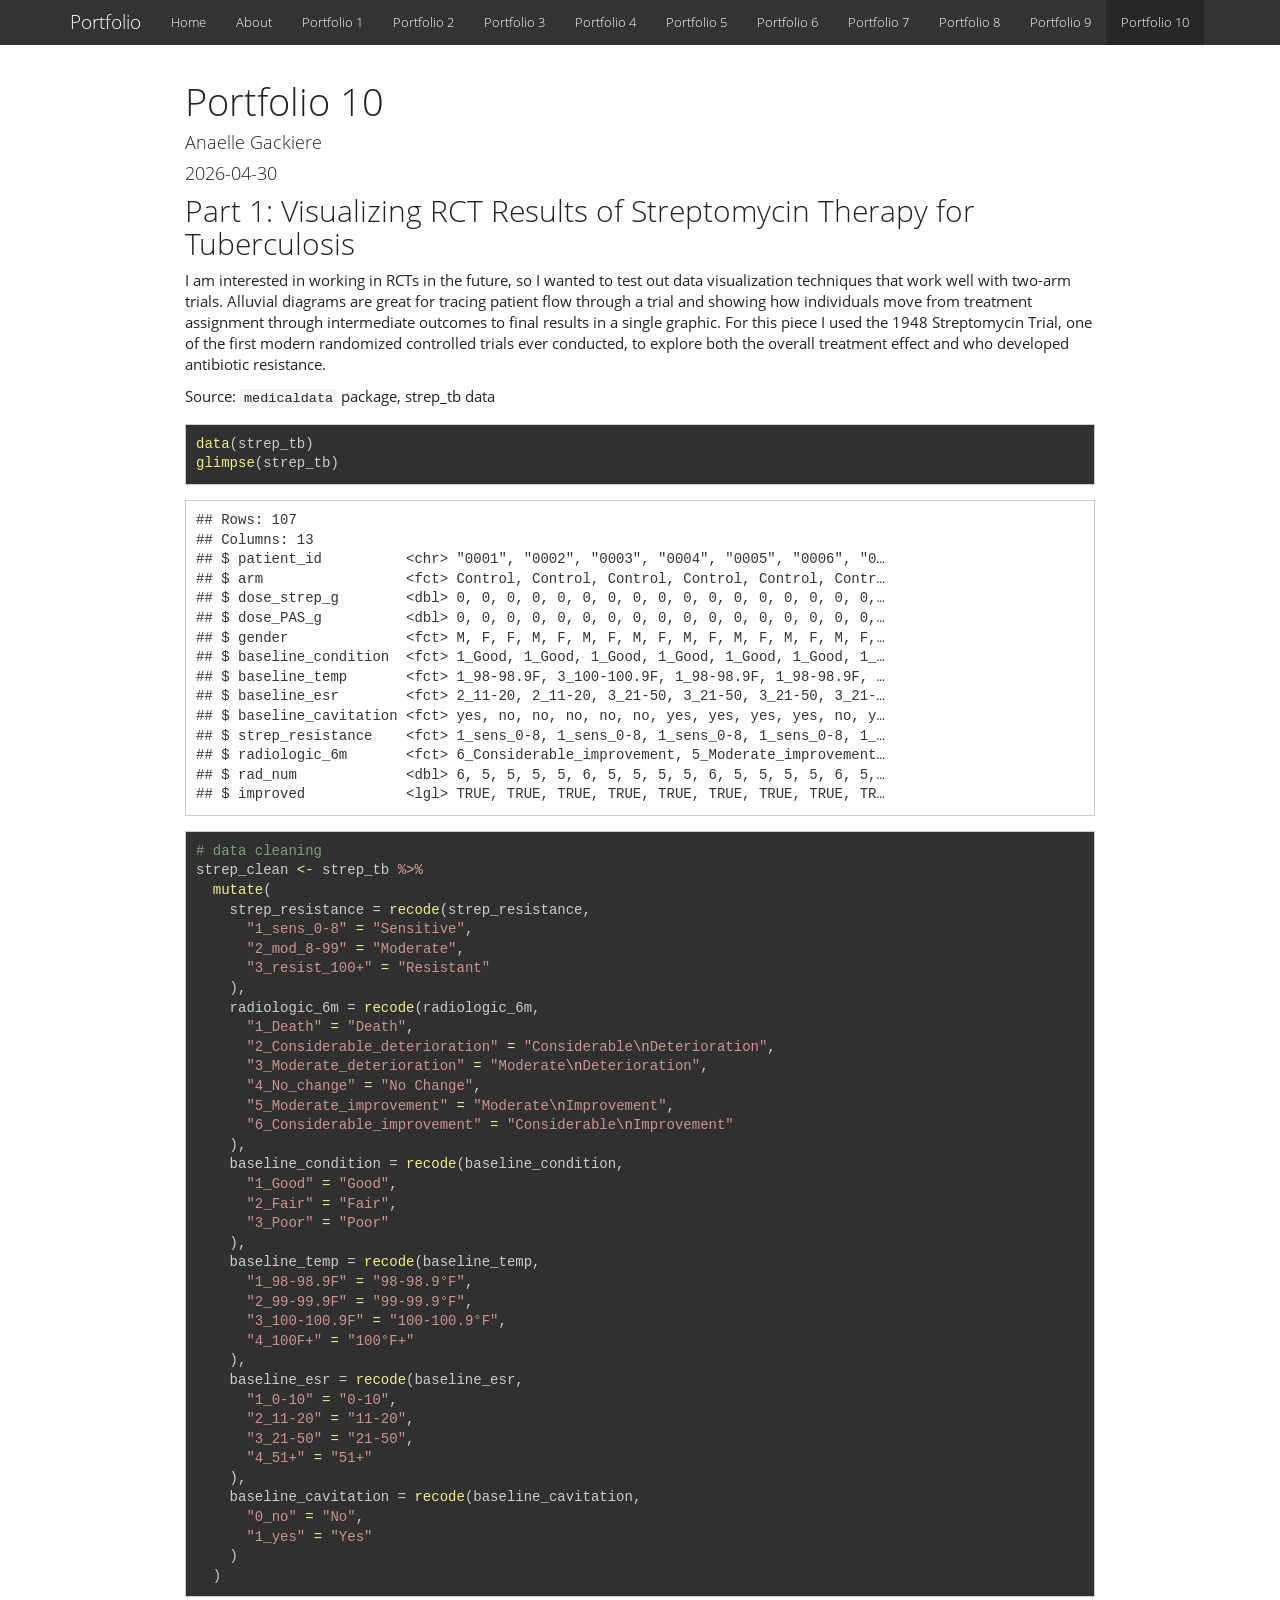
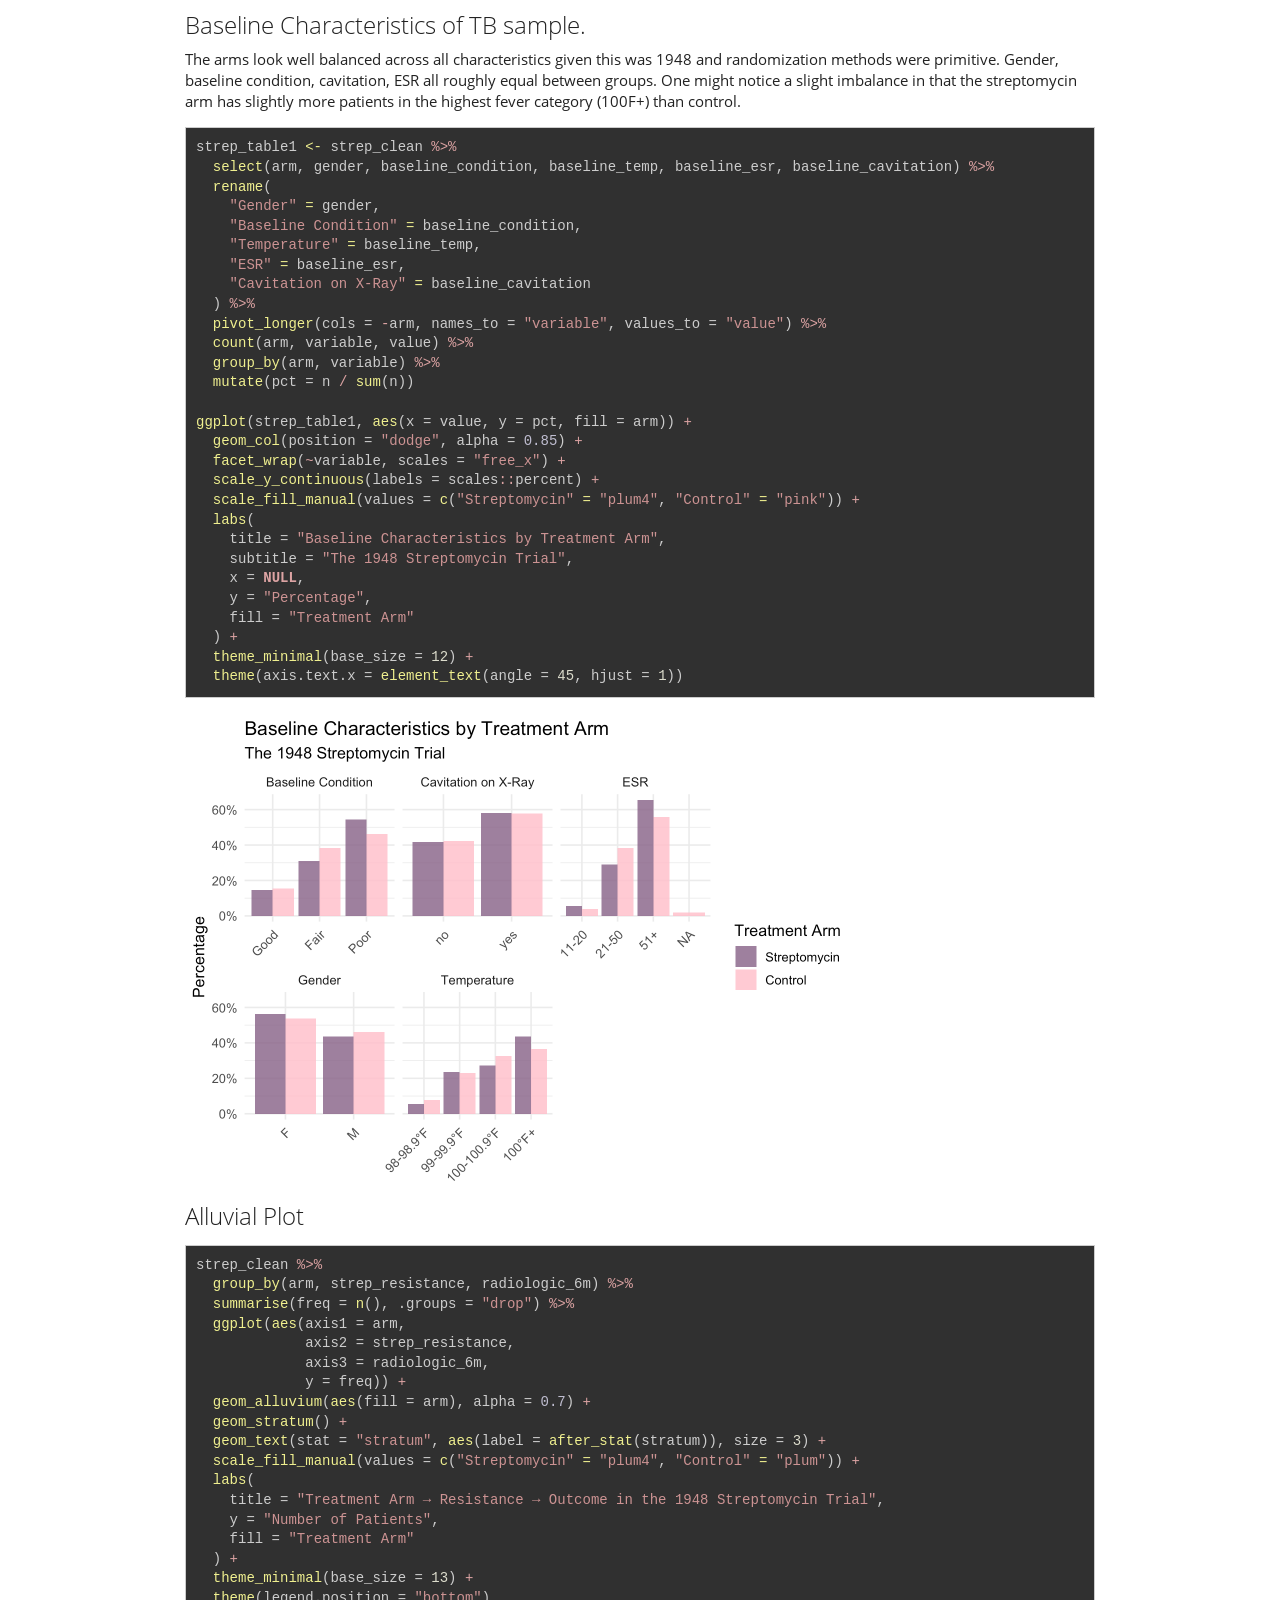
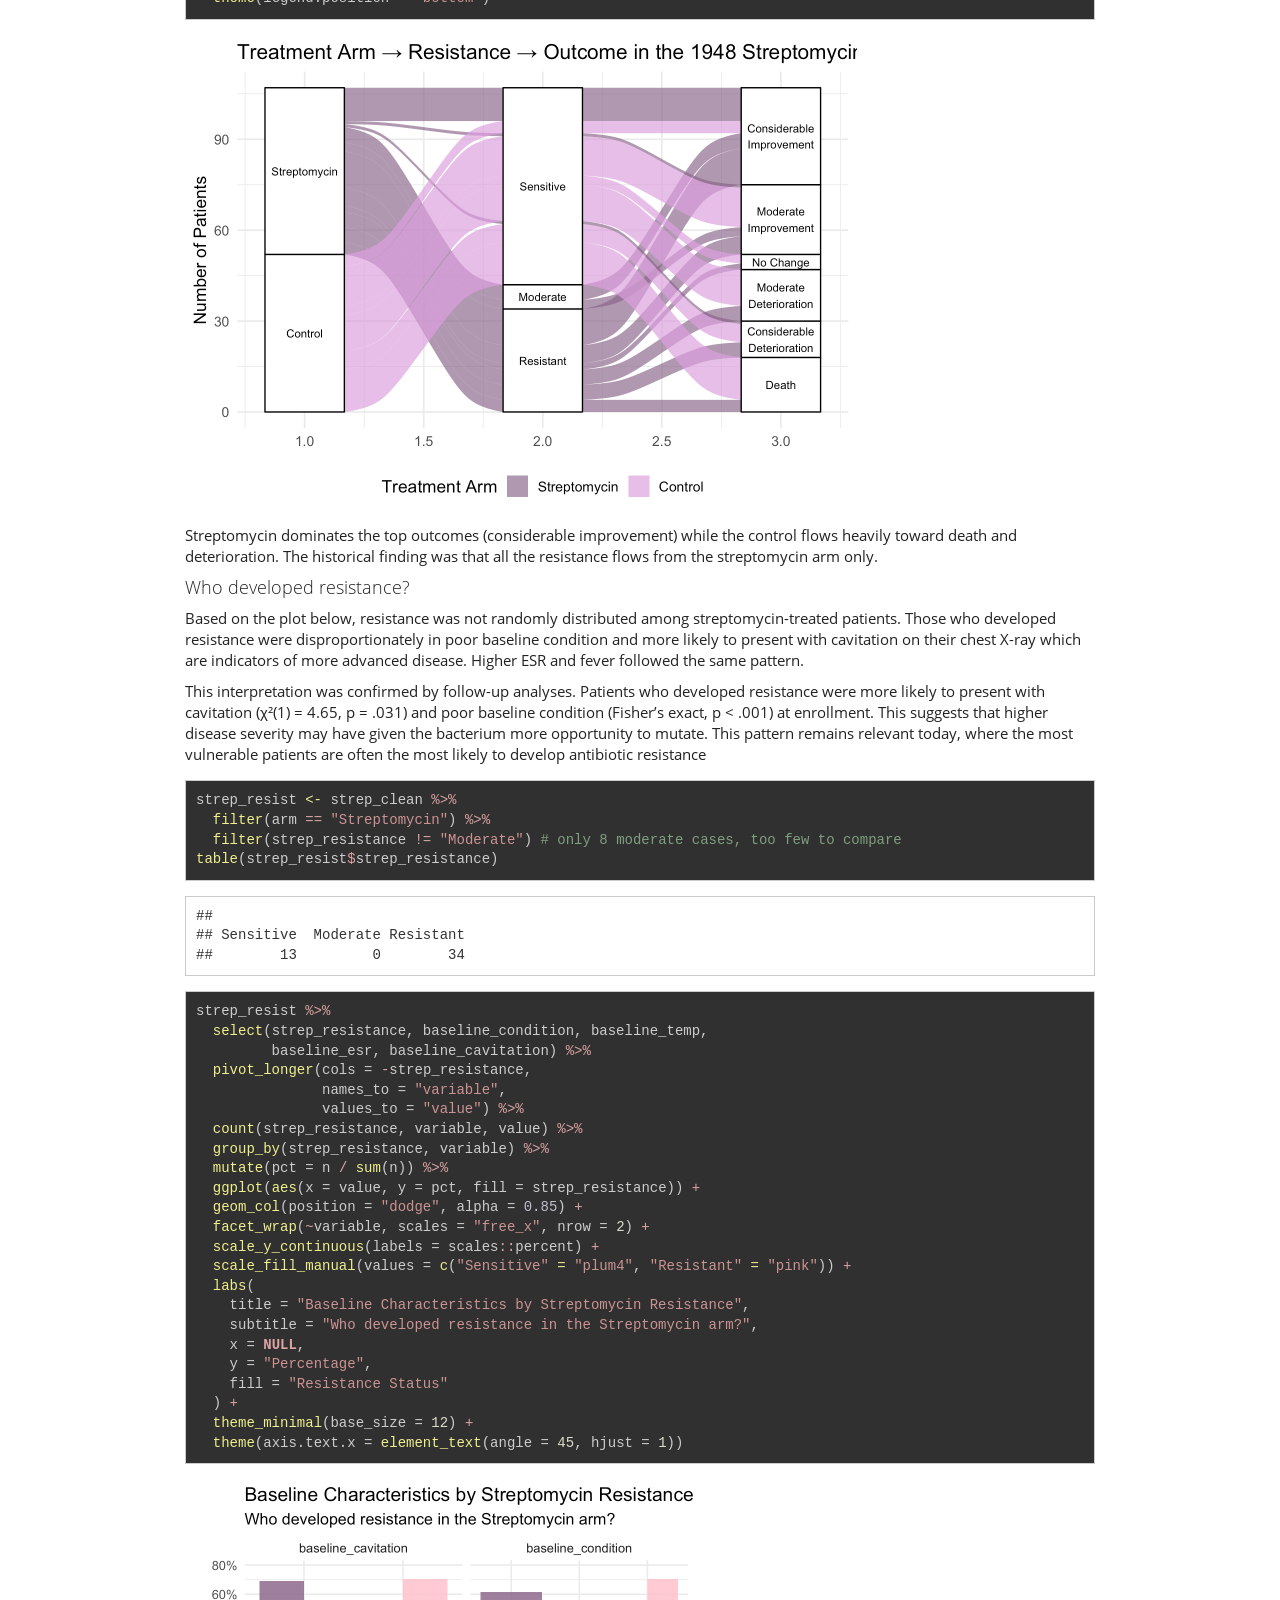
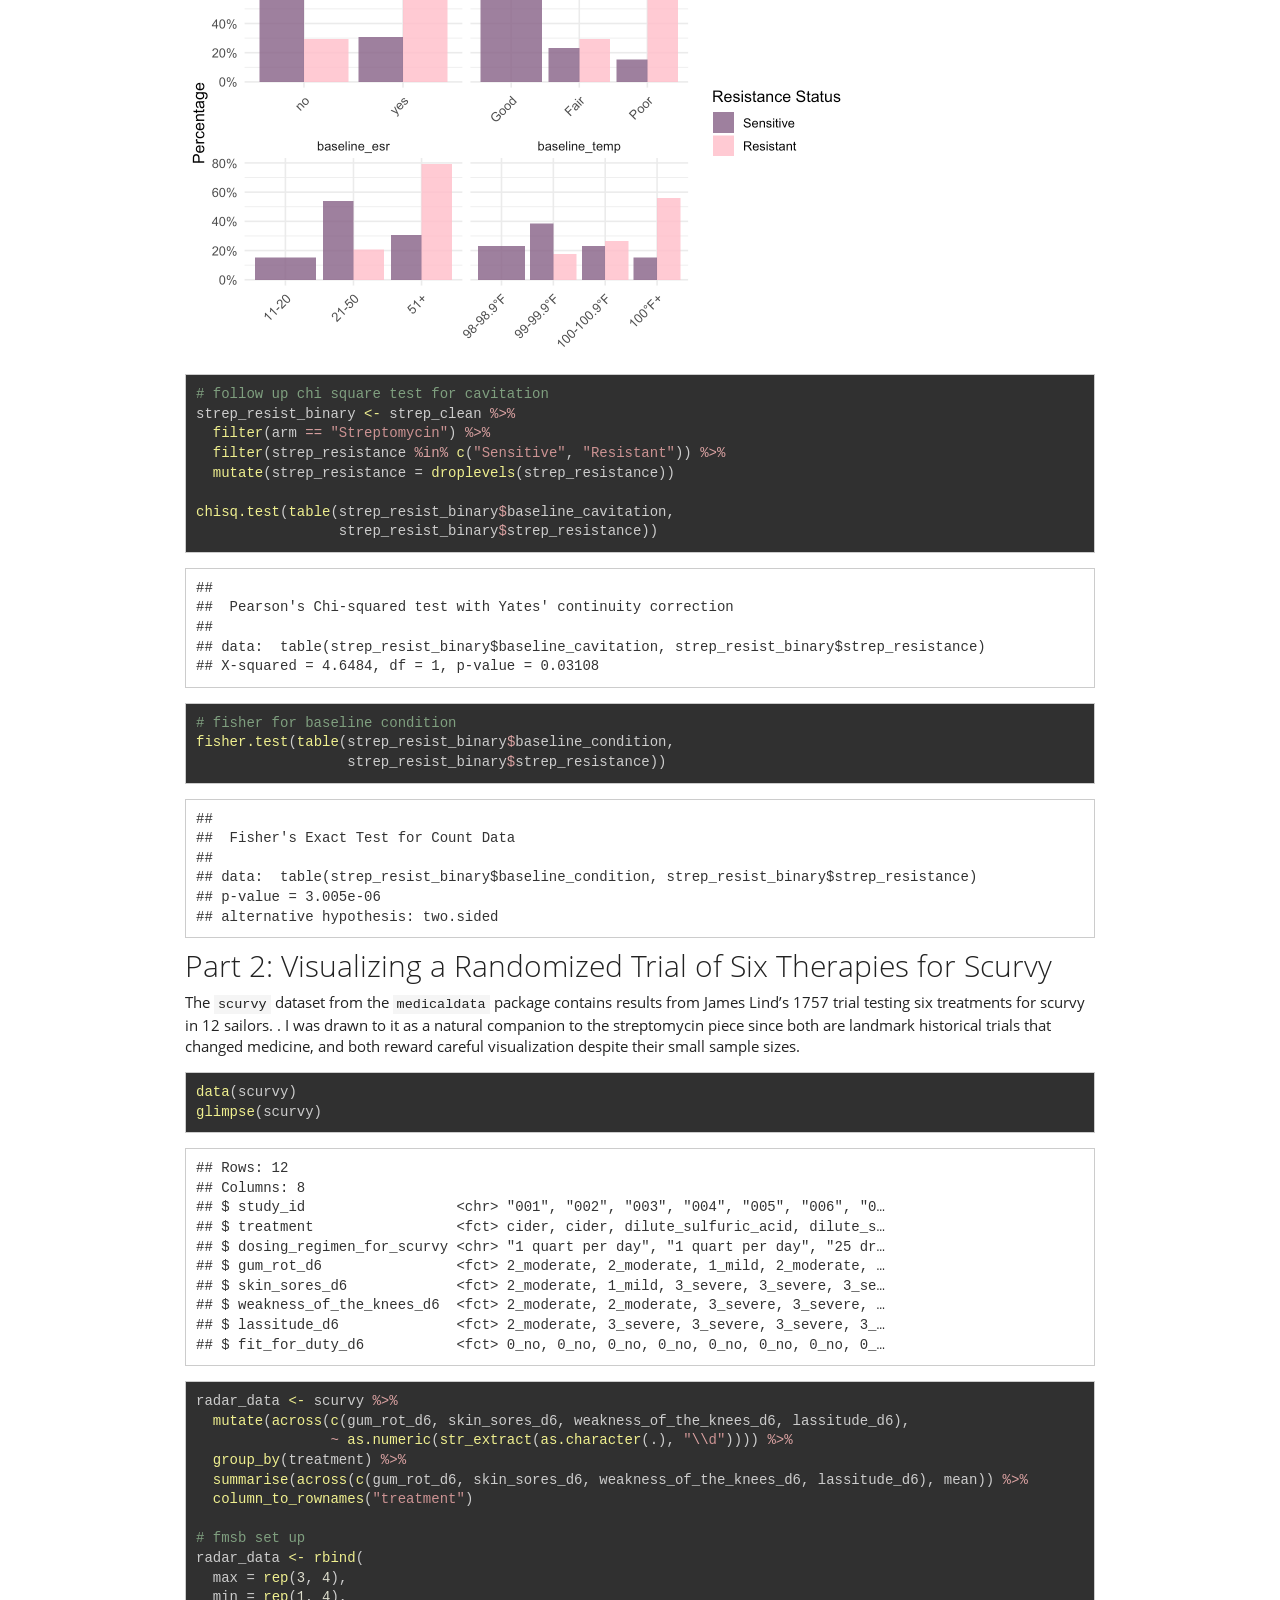
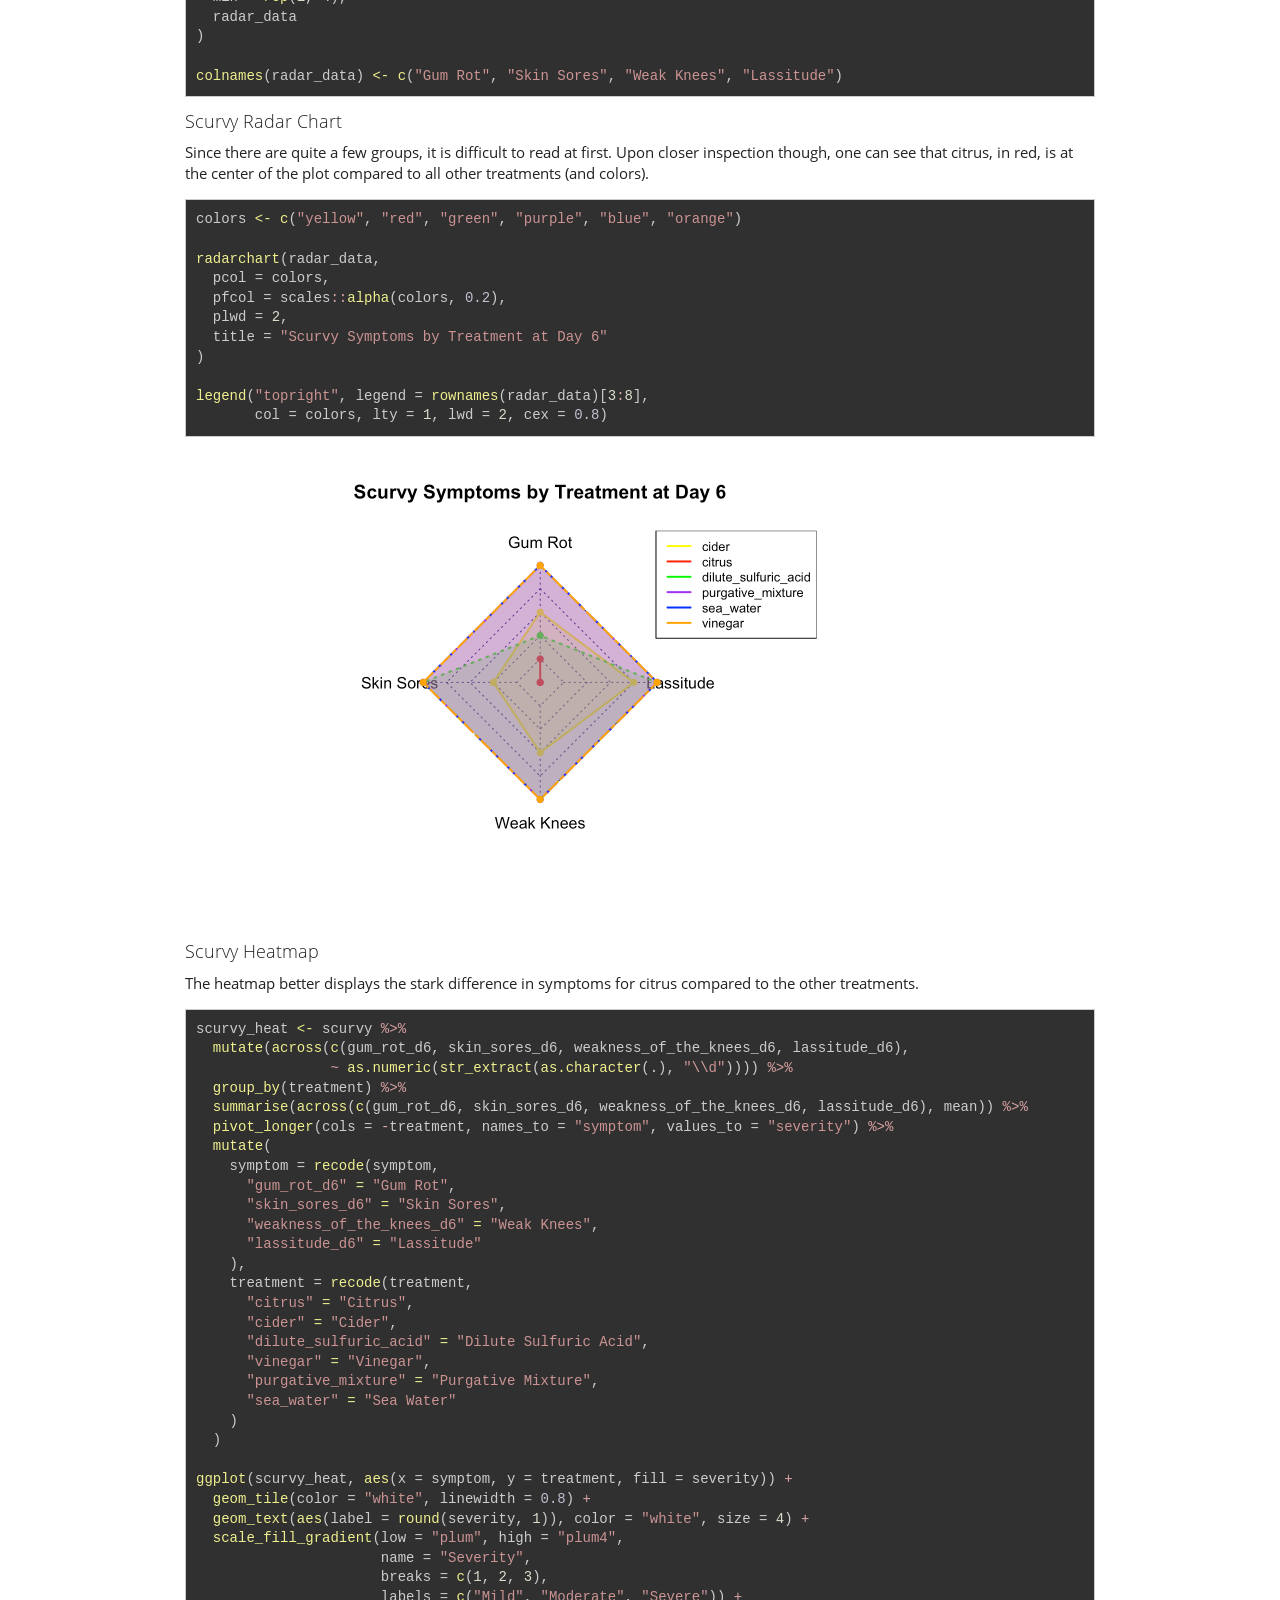
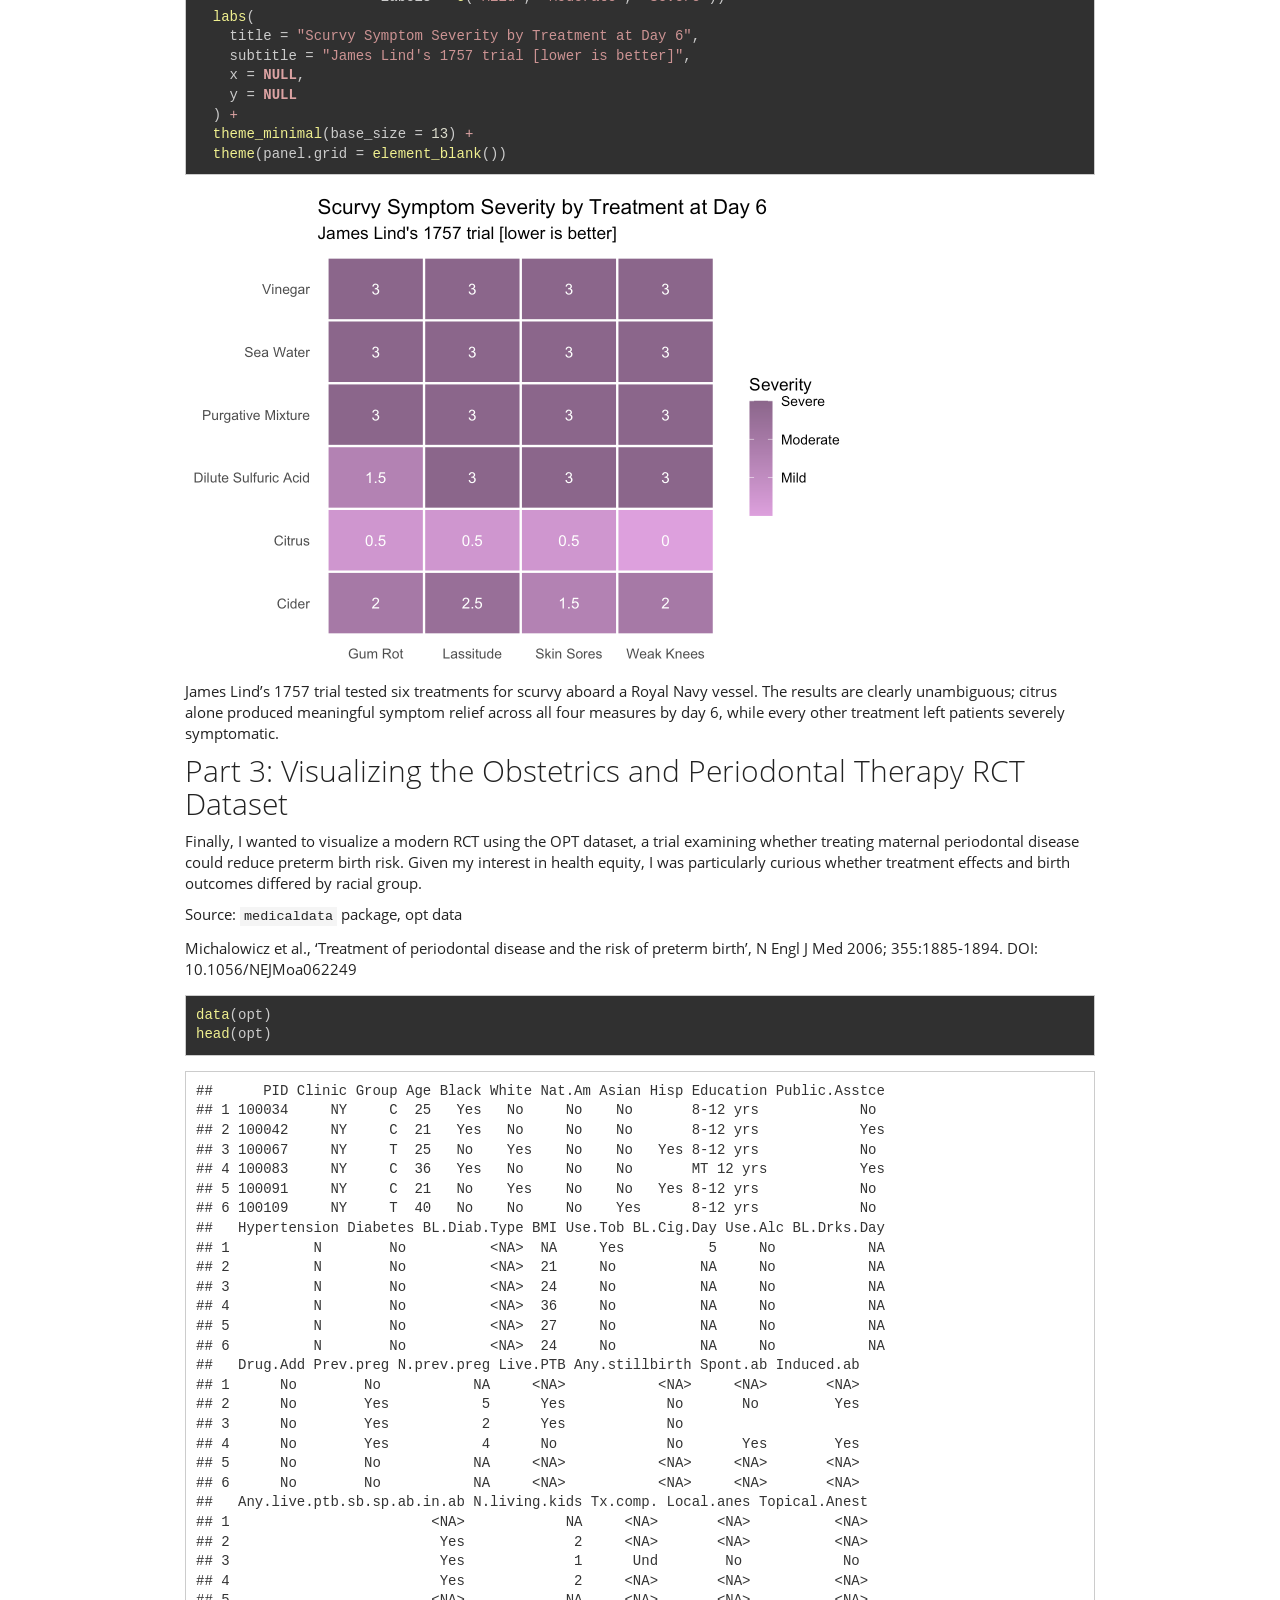
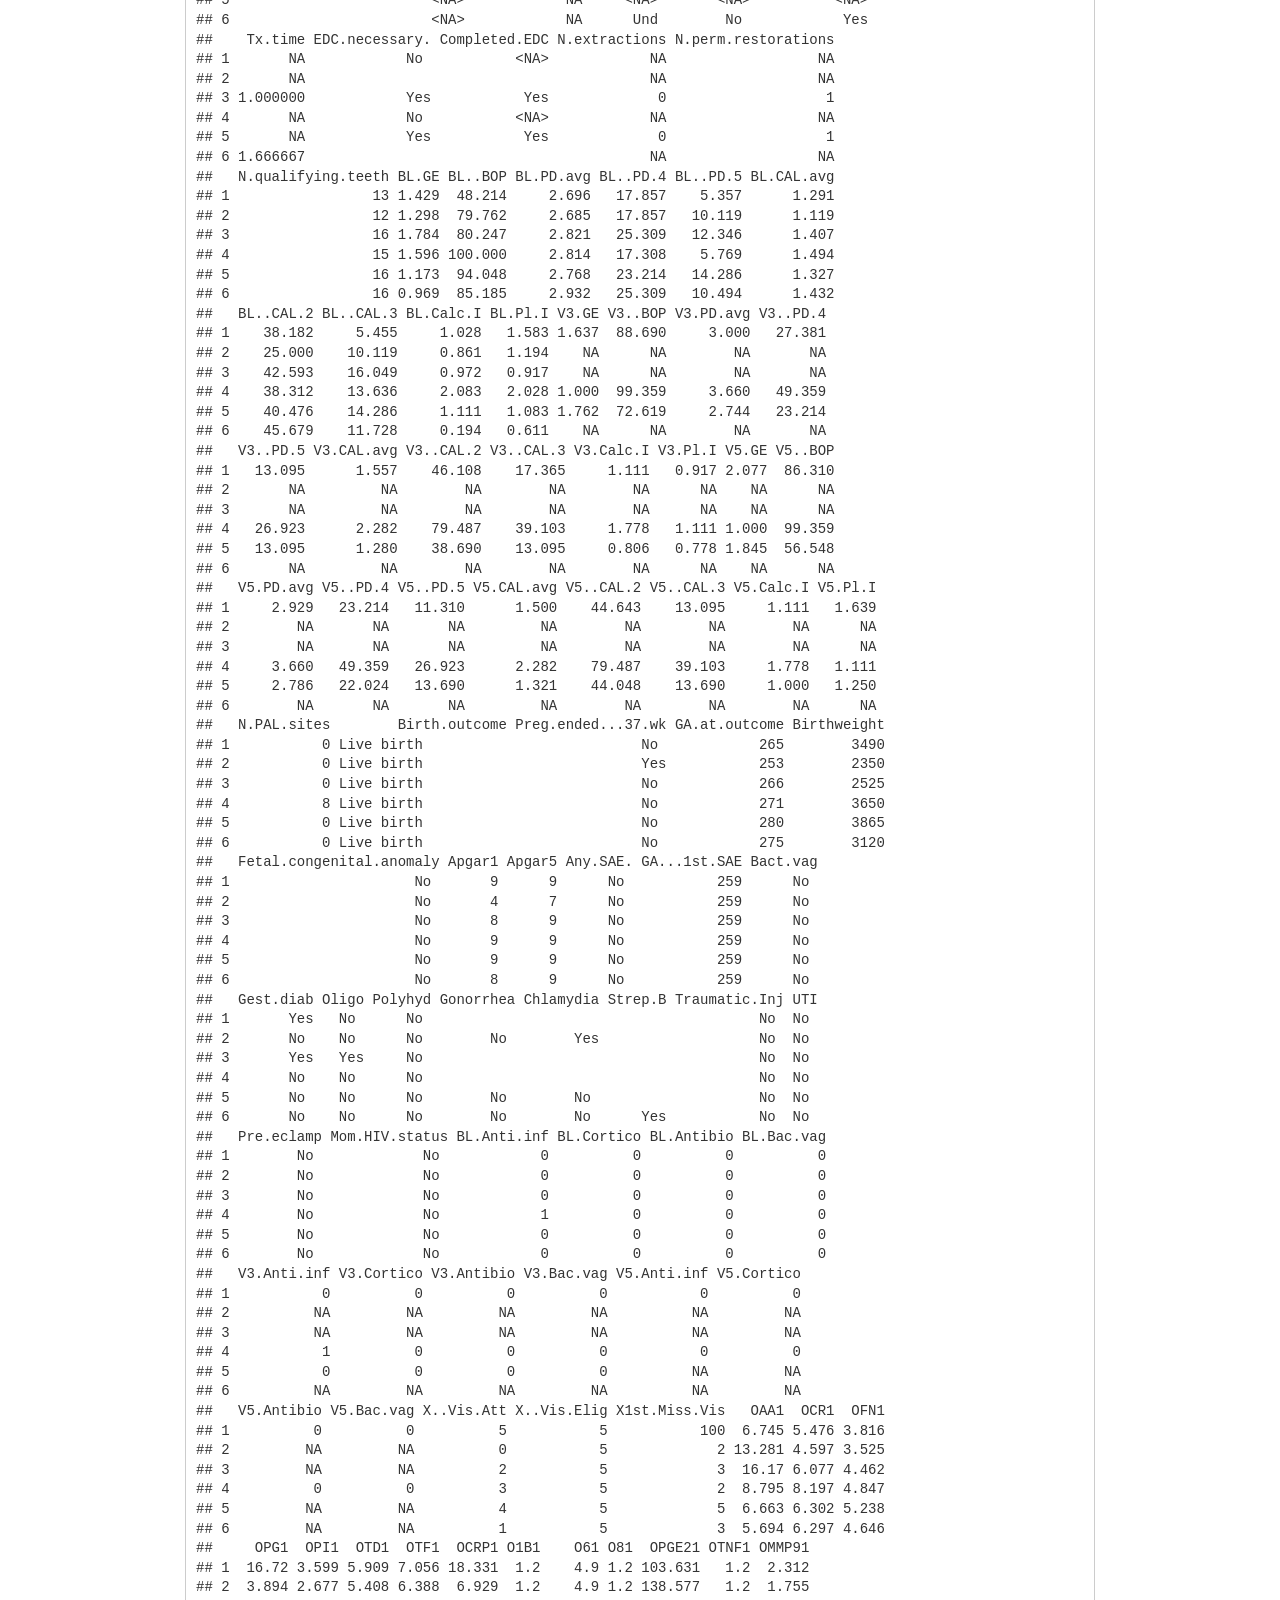
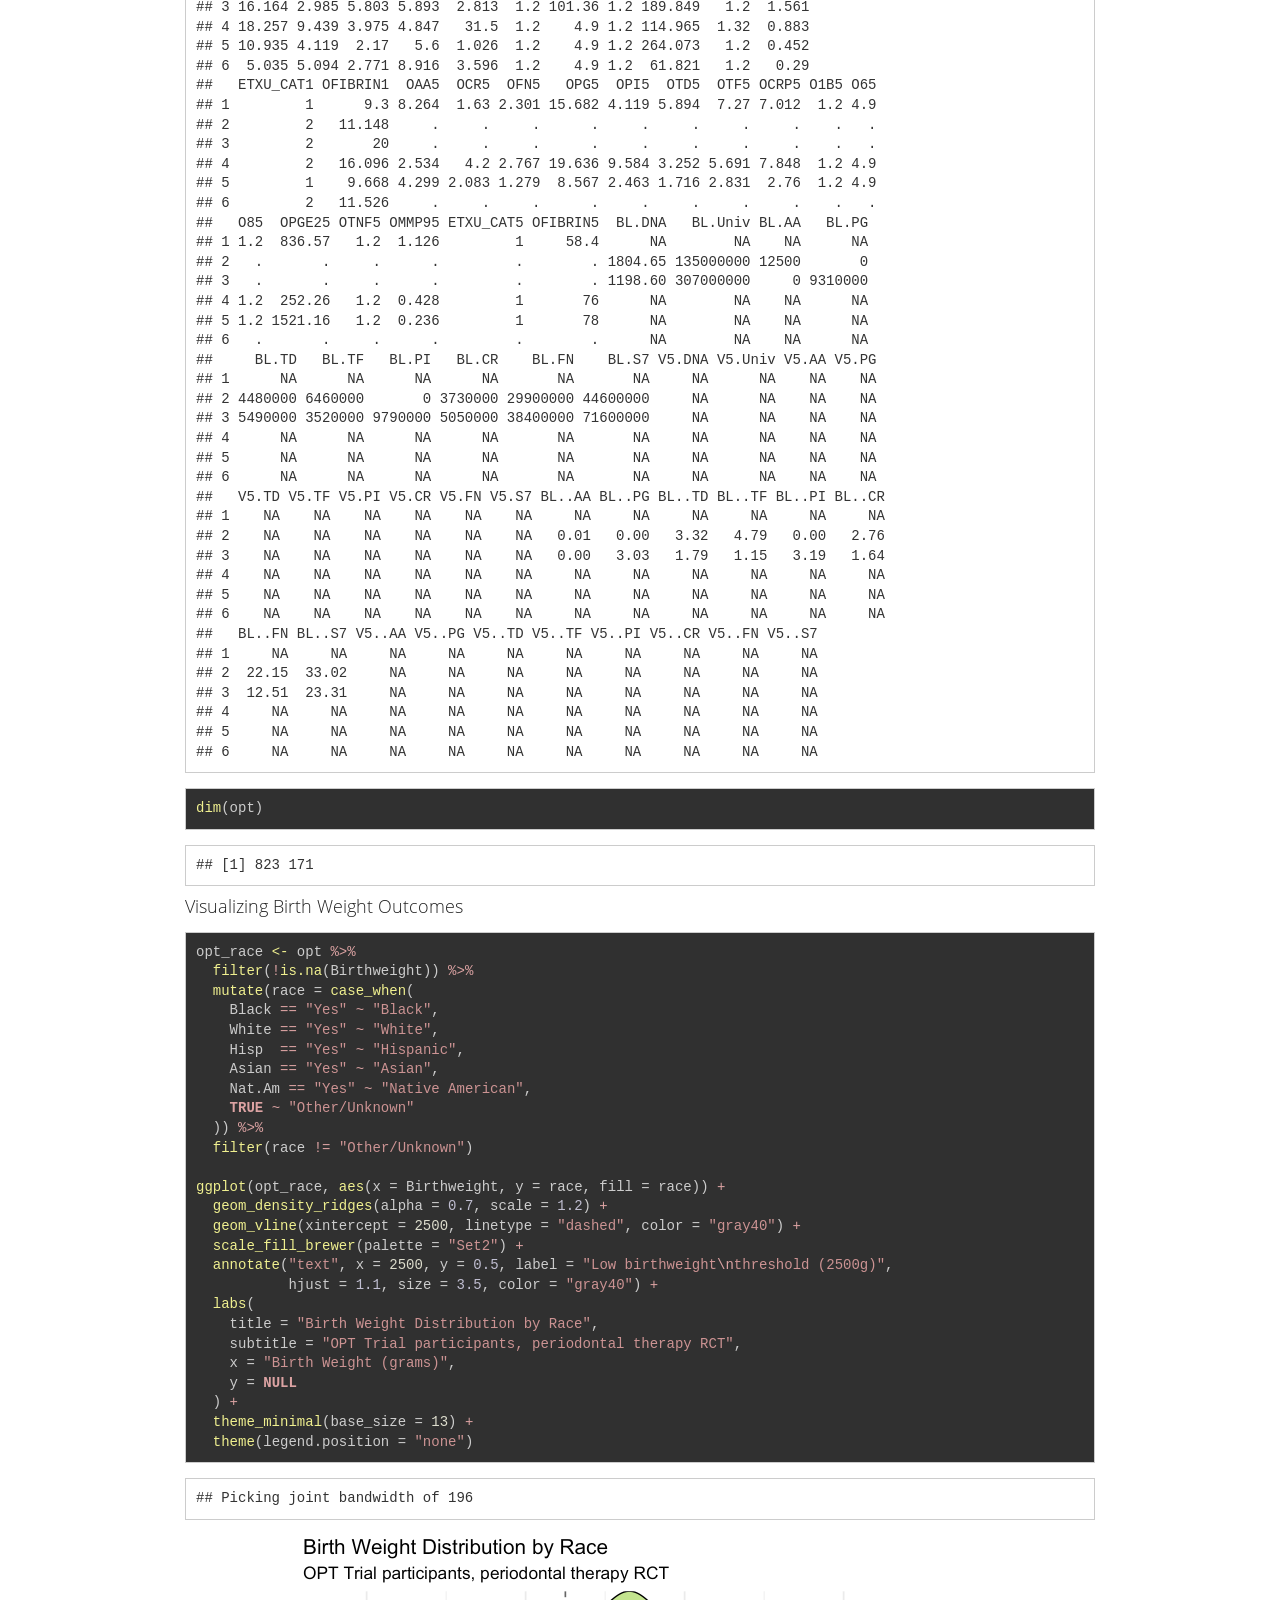
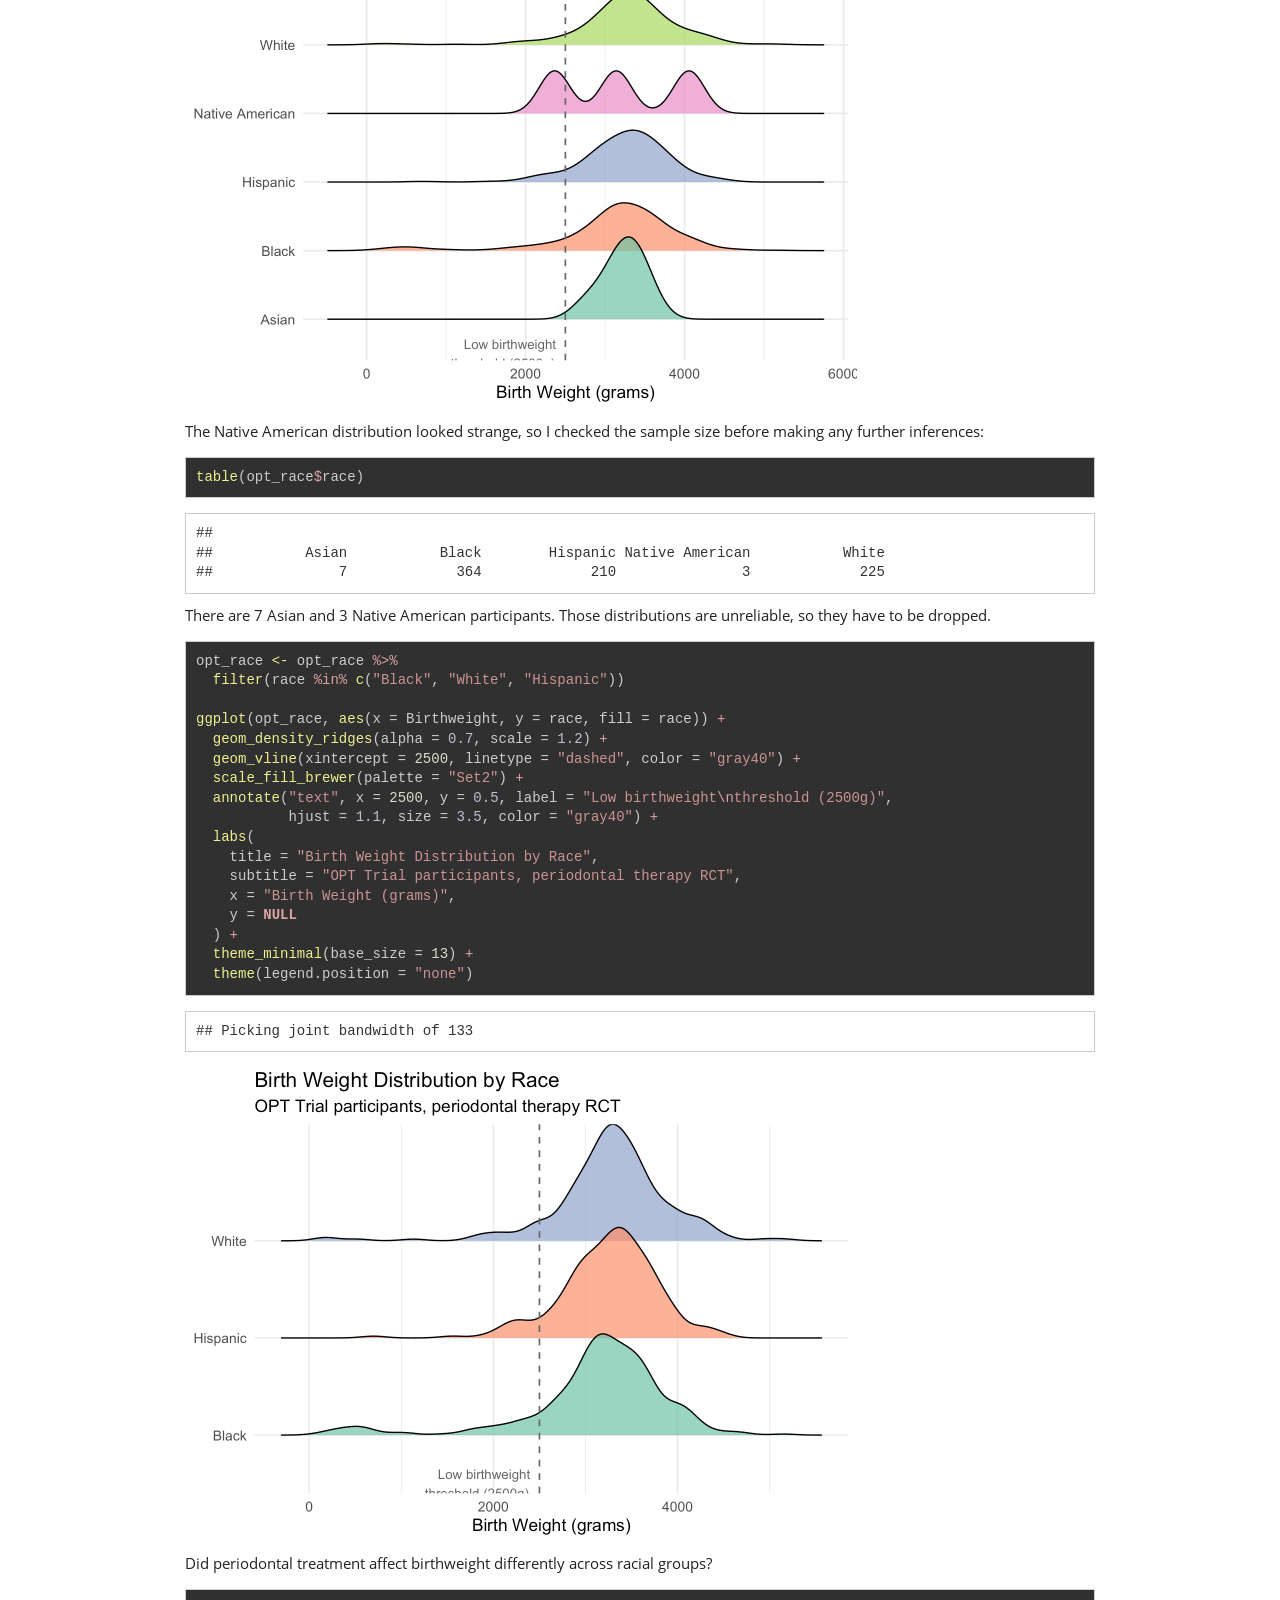
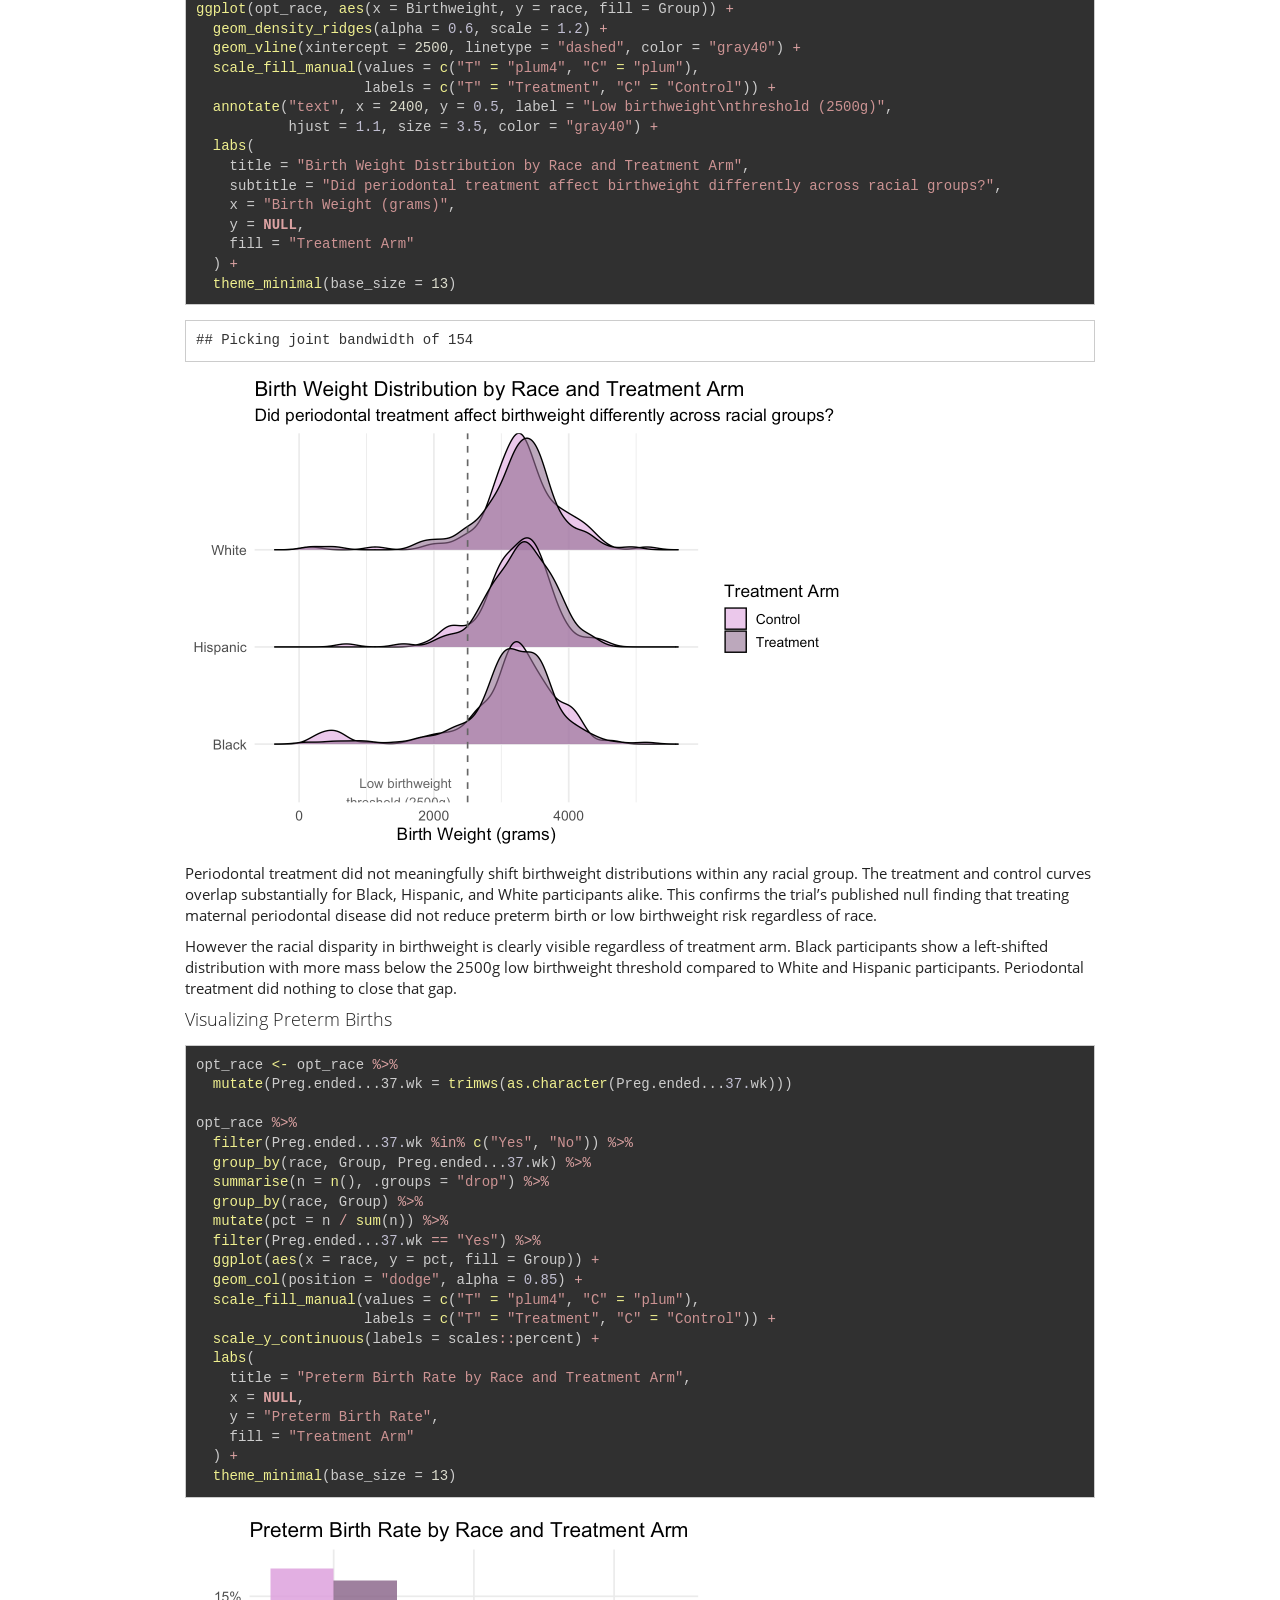
<file: docs/p10.html>
<!DOCTYPE html>

<html>

<head>

<meta charset="utf-8" />
<meta name="generator" content="pandoc" />
<meta http-equiv="X-UA-Compatible" content="IE=EDGE" />


<meta name="author" content="Anaelle Gackiere" />

<meta name="date" content="2026-04-30" />

<title>Portfolio 10</title>

<script src="site_libs/header-attrs-2.30/header-attrs.js"></script>
<script src="site_libs/jquery-3.6.0/jquery-3.6.0.min.js"></script>
<meta name="viewport" content="width=device-width, initial-scale=1" />
<link href="site_libs/bootstrap-3.3.5/css/yeti.min.css" rel="stylesheet" />
<script src="site_libs/bootstrap-3.3.5/js/bootstrap.min.js"></script>
<script src="site_libs/bootstrap-3.3.5/shim/html5shiv.min.js"></script>
<script src="site_libs/bootstrap-3.3.5/shim/respond.min.js"></script>
<style>h1 {font-size: 34px;}
       h1.title {font-size: 38px;}
       h2 {font-size: 30px;}
       h3 {font-size: 24px;}
       h4 {font-size: 18px;}
       h5 {font-size: 16px;}
       h6 {font-size: 12px;}
       code {color: inherit; background-color: rgba(0, 0, 0, 0.04);}
       pre:not([class]) { background-color: white }</style>
<script src="site_libs/navigation-1.1/tabsets.js"></script>

<style type="text/css">
  code{white-space: pre-wrap;}
  span.smallcaps{font-variant: small-caps;}
  span.underline{text-decoration: underline;}
  div.column{display: inline-block; vertical-align: top; width: 50%;}
  div.hanging-indent{margin-left: 1.5em; text-indent: -1.5em;}
  ul.task-list{list-style: none;}
    </style>



<style type="text/css">
  code {
    white-space: pre;
  }
  .sourceCode {
    overflow: visible;
  }
</style>
<style type="text/css" data-origin="pandoc">
html { -webkit-text-size-adjust: 100%; }
pre > code.sourceCode { white-space: pre; position: relative; }
pre > code.sourceCode > span { display: inline-block; line-height: 1.25; }
pre > code.sourceCode > span:empty { height: 1.2em; }
.sourceCode { overflow: visible; }
code.sourceCode > span { color: inherit; text-decoration: inherit; }
div.sourceCode { margin: 1em 0; }
pre.sourceCode { margin: 0; }
@media screen {
div.sourceCode { overflow: auto; }
}
@media print {
pre > code.sourceCode { white-space: pre-wrap; }
pre > code.sourceCode > span { text-indent: -5em; padding-left: 5em; }
}
pre.numberSource code
  { counter-reset: source-line 0; }
pre.numberSource code > span
  { position: relative; left: -4em; counter-increment: source-line; }
pre.numberSource code > span > a:first-child::before
  { content: counter(source-line);
    position: relative; left: -1em; text-align: right; vertical-align: baseline;
    border: none; display: inline-block;
    -webkit-touch-callout: none; -webkit-user-select: none;
    -khtml-user-select: none; -moz-user-select: none;
    -ms-user-select: none; user-select: none;
    padding: 0 4px; width: 4em;
  }
pre.numberSource { margin-left: 3em;  padding-left: 4px; }
div.sourceCode
  { color: #cccccc; background-color: #303030; }
@media screen {
pre > code.sourceCode > span > a:first-child::before { text-decoration: underline; }
}
code span.al { color: #ffcfaf; } /* Alert */
code span.an { color: #7f9f7f; font-weight: bold; } /* Annotation */
code span.at { } /* Attribute */
code span.bn { color: #dca3a3; } /* BaseN */
code span.bu { } /* BuiltIn */
code span.cf { color: #f0dfaf; } /* ControlFlow */
code span.ch { color: #dca3a3; } /* Char */
code span.cn { color: #dca3a3; font-weight: bold; } /* Constant */
code span.co { color: #7f9f7f; } /* Comment */
code span.cv { color: #7f9f7f; font-weight: bold; } /* CommentVar */
code span.do { color: #7f9f7f; } /* Documentation */
code span.dt { color: #dfdfbf; } /* DataType */
code span.dv { color: #dcdccc; } /* DecVal */
code span.er { color: #c3bf9f; } /* Error */
code span.ex { } /* Extension */
code span.fl { color: #c0bed1; } /* Float */
code span.fu { color: #efef8f; } /* Function */
code span.im { } /* Import */
code span.in { color: #7f9f7f; font-weight: bold; } /* Information */
code span.kw { color: #f0dfaf; } /* Keyword */
code span.op { color: #f0efd0; } /* Operator */
code span.ot { color: #efef8f; } /* Other */
code span.pp { color: #ffcfaf; font-weight: bold; } /* Preprocessor */
code span.sc { color: #dca3a3; } /* SpecialChar */
code span.ss { color: #cc9393; } /* SpecialString */
code span.st { color: #cc9393; } /* String */
code span.va { } /* Variable */
code span.vs { color: #cc9393; } /* VerbatimString */
code span.wa { color: #7f9f7f; font-weight: bold; } /* Warning */

</style>
<script>
// apply pandoc div.sourceCode style to pre.sourceCode instead
(function() {
  var sheets = document.styleSheets;
  for (var i = 0; i < sheets.length; i++) {
    if (sheets[i].ownerNode.dataset["origin"] !== "pandoc") continue;
    try { var rules = sheets[i].cssRules; } catch (e) { continue; }
    var j = 0;
    while (j < rules.length) {
      var rule = rules[j];
      // check if there is a div.sourceCode rule
      if (rule.type !== rule.STYLE_RULE || rule.selectorText !== "div.sourceCode") {
        j++;
        continue;
      }
      var style = rule.style.cssText;
      // check if color or background-color is set
      if (rule.style.color === '' && rule.style.backgroundColor === '') {
        j++;
        continue;
      }
      // replace div.sourceCode by a pre.sourceCode rule
      sheets[i].deleteRule(j);
      sheets[i].insertRule('pre.sourceCode{' + style + '}', j);
    }
  }
})();
</script>







<style type = "text/css">
.main-container {
  max-width: 940px;
  margin-left: auto;
  margin-right: auto;
}
img {
  max-width:100%;
}
.tabbed-pane {
  padding-top: 12px;
}
.html-widget {
  margin-bottom: 20px;
}
button.code-folding-btn:focus {
  outline: none;
}
summary {
  display: list-item;
}
details > summary > p:only-child {
  display: inline;
}
pre code {
  padding: 0;
}
</style>


<style type="text/css">
.dropdown-submenu {
  position: relative;
}
.dropdown-submenu>.dropdown-menu {
  top: 0;
  left: 100%;
  margin-top: -6px;
  margin-left: -1px;
  border-radius: 0 6px 6px 6px;
}
.dropdown-submenu:hover>.dropdown-menu {
  display: block;
}
.dropdown-submenu>a:after {
  display: block;
  content: " ";
  float: right;
  width: 0;
  height: 0;
  border-color: transparent;
  border-style: solid;
  border-width: 5px 0 5px 5px;
  border-left-color: #cccccc;
  margin-top: 5px;
  margin-right: -10px;
}
.dropdown-submenu:hover>a:after {
  border-left-color: #adb5bd;
}
.dropdown-submenu.pull-left {
  float: none;
}
.dropdown-submenu.pull-left>.dropdown-menu {
  left: -100%;
  margin-left: 10px;
  border-radius: 6px 0 6px 6px;
}
</style>

<script type="text/javascript">
// manage active state of menu based on current page
$(document).ready(function () {
  // active menu anchor
  href = window.location.pathname
  href = href.substr(href.lastIndexOf('/') + 1)
  if (href === "")
    href = "index.html";
  var menuAnchor = $('a[href="' + href + '"]');

  // mark the anchor link active (and if it's in a dropdown, also mark that active)
  var dropdown = menuAnchor.closest('li.dropdown');
  if (window.bootstrap) { // Bootstrap 4+
    menuAnchor.addClass('active');
    dropdown.find('> .dropdown-toggle').addClass('active');
  } else { // Bootstrap 3
    menuAnchor.parent().addClass('active');
    dropdown.addClass('active');
  }

  // Navbar adjustments
  var navHeight = $(".navbar").first().height() + 15;
  var style = document.createElement('style');
  var pt = "padding-top: " + navHeight + "px; ";
  var mt = "margin-top: -" + navHeight + "px; ";
  var css = "";
  // offset scroll position for anchor links (for fixed navbar)
  for (var i = 1; i <= 6; i++) {
    css += ".section h" + i + "{ " + pt + mt + "}\n";
  }
  style.innerHTML = "body {" + pt + "padding-bottom: 40px; }\n" + css;
  document.head.appendChild(style);
});
</script>

<!-- tabsets -->

<style type="text/css">
.tabset-dropdown > .nav-tabs {
  display: inline-table;
  max-height: 500px;
  min-height: 44px;
  overflow-y: auto;
  border: 1px solid #ddd;
  border-radius: 4px;
}

.tabset-dropdown > .nav-tabs > li.active:before, .tabset-dropdown > .nav-tabs.nav-tabs-open:before {
  content: "\e259";
  font-family: 'Glyphicons Halflings';
  display: inline-block;
  padding: 10px;
  border-right: 1px solid #ddd;
}

.tabset-dropdown > .nav-tabs.nav-tabs-open > li.active:before {
  content: "\e258";
  font-family: 'Glyphicons Halflings';
  border: none;
}

.tabset-dropdown > .nav-tabs > li.active {
  display: block;
}

.tabset-dropdown > .nav-tabs > li > a,
.tabset-dropdown > .nav-tabs > li > a:focus,
.tabset-dropdown > .nav-tabs > li > a:hover {
  border: none;
  display: inline-block;
  border-radius: 4px;
  background-color: transparent;
}

.tabset-dropdown > .nav-tabs.nav-tabs-open > li {
  display: block;
  float: none;
}

.tabset-dropdown > .nav-tabs > li {
  display: none;
}
</style>

<!-- code folding -->




</head>

<body>


<div class="container-fluid main-container">




<div class="navbar navbar-default  navbar-fixed-top" role="navigation">
  <div class="container">
    <div class="navbar-header">
      <button type="button" class="navbar-toggle collapsed" data-toggle="collapse" data-bs-toggle="collapse" data-target="#navbar" data-bs-target="#navbar">
        <span class="icon-bar"></span>
        <span class="icon-bar"></span>
        <span class="icon-bar"></span>
      </button>
      <a class="navbar-brand" href="index.html">Portfolio</a>
    </div>
    <div id="navbar" class="navbar-collapse collapse">
      <ul class="nav navbar-nav">
        <li>
  <a href="index.html">Home</a>
</li>
<li>
  <a href="about.html">About</a>
</li>
<li>
  <a href="p01.html">Portfolio 1</a>
</li>
<li>
  <a href="p02.html">Portfolio 2</a>
</li>
<li>
  <a href="p03.html">Portfolio 3</a>
</li>
<li>
  <a href="p04.html">Portfolio 4</a>
</li>
<li>
  <a href="p05.html">Portfolio 5</a>
</li>
<li>
  <a href="p06.html">Portfolio 6</a>
</li>
<li>
  <a href="p07.html">Portfolio 7</a>
</li>
<li>
  <a href="p08.html">Portfolio 8</a>
</li>
<li>
  <a href="p09.html">Portfolio 9</a>
</li>
<li>
  <a href="p10.html">Portfolio 10</a>
</li>
      </ul>
      <ul class="nav navbar-nav navbar-right">
        
      </ul>
    </div><!--/.nav-collapse -->
  </div><!--/.container -->
</div><!--/.navbar -->

<div id="header">



<h1 class="title toc-ignore">Portfolio 10</h1>
<h4 class="author">Anaelle Gackiere</h4>
<h4 class="date">2026-04-30</h4>

</div>


<div
id="part-1-visualizing-rct-results-of-streptomycin-therapy-for-tuberculosis"
class="section level2">
<h2>Part 1: Visualizing RCT Results of Streptomycin Therapy for
Tuberculosis</h2>
<p>I am interested in working in RCTs in the future, so I wanted to test
out data visualization techniques that work well with two-arm trials.
Alluvial diagrams are great for tracing patient flow through a trial and
showing how individuals move from treatment assignment through
intermediate outcomes to final results in a single graphic. For this
piece I used the 1948 Streptomycin Trial, one of the first modern
randomized controlled trials ever conducted, to explore both the overall
treatment effect and who developed antibiotic resistance.</p>
<p>Source: <code>medicaldata</code> package, strep_tb data</p>
<div class="sourceCode" id="cb1"><pre class="sourceCode r"><code class="sourceCode r"><span id="cb1-1"><a href="#cb1-1" tabindex="-1"></a><span class="fu">data</span>(strep_tb)</span>
<span id="cb1-2"><a href="#cb1-2" tabindex="-1"></a><span class="fu">glimpse</span>(strep_tb)</span></code></pre></div>
<pre><code>## Rows: 107
## Columns: 13
## $ patient_id          &lt;chr&gt; &quot;0001&quot;, &quot;0002&quot;, &quot;0003&quot;, &quot;0004&quot;, &quot;0005&quot;, &quot;0006&quot;, &quot;0…
## $ arm                 &lt;fct&gt; Control, Control, Control, Control, Control, Contr…
## $ dose_strep_g        &lt;dbl&gt; 0, 0, 0, 0, 0, 0, 0, 0, 0, 0, 0, 0, 0, 0, 0, 0, 0,…
## $ dose_PAS_g          &lt;dbl&gt; 0, 0, 0, 0, 0, 0, 0, 0, 0, 0, 0, 0, 0, 0, 0, 0, 0,…
## $ gender              &lt;fct&gt; M, F, F, M, F, M, F, M, F, M, F, M, F, M, F, M, F,…
## $ baseline_condition  &lt;fct&gt; 1_Good, 1_Good, 1_Good, 1_Good, 1_Good, 1_Good, 1_…
## $ baseline_temp       &lt;fct&gt; 1_98-98.9F, 3_100-100.9F, 1_98-98.9F, 1_98-98.9F, …
## $ baseline_esr        &lt;fct&gt; 2_11-20, 2_11-20, 3_21-50, 3_21-50, 3_21-50, 3_21-…
## $ baseline_cavitation &lt;fct&gt; yes, no, no, no, no, no, yes, yes, yes, yes, no, y…
## $ strep_resistance    &lt;fct&gt; 1_sens_0-8, 1_sens_0-8, 1_sens_0-8, 1_sens_0-8, 1_…
## $ radiologic_6m       &lt;fct&gt; 6_Considerable_improvement, 5_Moderate_improvement…
## $ rad_num             &lt;dbl&gt; 6, 5, 5, 5, 5, 6, 5, 5, 5, 5, 6, 5, 5, 5, 5, 6, 5,…
## $ improved            &lt;lgl&gt; TRUE, TRUE, TRUE, TRUE, TRUE, TRUE, TRUE, TRUE, TR…</code></pre>
<div class="sourceCode" id="cb3"><pre class="sourceCode r"><code class="sourceCode r"><span id="cb3-1"><a href="#cb3-1" tabindex="-1"></a><span class="co"># data cleaning</span></span>
<span id="cb3-2"><a href="#cb3-2" tabindex="-1"></a>strep_clean <span class="ot">&lt;-</span> strep_tb <span class="sc">%&gt;%</span></span>
<span id="cb3-3"><a href="#cb3-3" tabindex="-1"></a>  <span class="fu">mutate</span>(</span>
<span id="cb3-4"><a href="#cb3-4" tabindex="-1"></a>    <span class="at">strep_resistance =</span> <span class="fu">recode</span>(strep_resistance,</span>
<span id="cb3-5"><a href="#cb3-5" tabindex="-1"></a>      <span class="st">&quot;1_sens_0-8&quot;</span> <span class="ot">=</span> <span class="st">&quot;Sensitive&quot;</span>,</span>
<span id="cb3-6"><a href="#cb3-6" tabindex="-1"></a>      <span class="st">&quot;2_mod_8-99&quot;</span> <span class="ot">=</span> <span class="st">&quot;Moderate&quot;</span>,</span>
<span id="cb3-7"><a href="#cb3-7" tabindex="-1"></a>      <span class="st">&quot;3_resist_100+&quot;</span> <span class="ot">=</span> <span class="st">&quot;Resistant&quot;</span></span>
<span id="cb3-8"><a href="#cb3-8" tabindex="-1"></a>    ),</span>
<span id="cb3-9"><a href="#cb3-9" tabindex="-1"></a>    <span class="at">radiologic_6m =</span> <span class="fu">recode</span>(radiologic_6m,</span>
<span id="cb3-10"><a href="#cb3-10" tabindex="-1"></a>      <span class="st">&quot;1_Death&quot;</span> <span class="ot">=</span> <span class="st">&quot;Death&quot;</span>,</span>
<span id="cb3-11"><a href="#cb3-11" tabindex="-1"></a>      <span class="st">&quot;2_Considerable_deterioration&quot;</span> <span class="ot">=</span> <span class="st">&quot;Considerable</span><span class="sc">\n</span><span class="st">Deterioration&quot;</span>,</span>
<span id="cb3-12"><a href="#cb3-12" tabindex="-1"></a>      <span class="st">&quot;3_Moderate_deterioration&quot;</span> <span class="ot">=</span> <span class="st">&quot;Moderate</span><span class="sc">\n</span><span class="st">Deterioration&quot;</span>,</span>
<span id="cb3-13"><a href="#cb3-13" tabindex="-1"></a>      <span class="st">&quot;4_No_change&quot;</span> <span class="ot">=</span> <span class="st">&quot;No Change&quot;</span>,</span>
<span id="cb3-14"><a href="#cb3-14" tabindex="-1"></a>      <span class="st">&quot;5_Moderate_improvement&quot;</span> <span class="ot">=</span> <span class="st">&quot;Moderate</span><span class="sc">\n</span><span class="st">Improvement&quot;</span>,</span>
<span id="cb3-15"><a href="#cb3-15" tabindex="-1"></a>      <span class="st">&quot;6_Considerable_improvement&quot;</span> <span class="ot">=</span> <span class="st">&quot;Considerable</span><span class="sc">\n</span><span class="st">Improvement&quot;</span></span>
<span id="cb3-16"><a href="#cb3-16" tabindex="-1"></a>    ),</span>
<span id="cb3-17"><a href="#cb3-17" tabindex="-1"></a>    <span class="at">baseline_condition =</span> <span class="fu">recode</span>(baseline_condition,</span>
<span id="cb3-18"><a href="#cb3-18" tabindex="-1"></a>      <span class="st">&quot;1_Good&quot;</span> <span class="ot">=</span> <span class="st">&quot;Good&quot;</span>,</span>
<span id="cb3-19"><a href="#cb3-19" tabindex="-1"></a>      <span class="st">&quot;2_Fair&quot;</span> <span class="ot">=</span> <span class="st">&quot;Fair&quot;</span>,</span>
<span id="cb3-20"><a href="#cb3-20" tabindex="-1"></a>      <span class="st">&quot;3_Poor&quot;</span> <span class="ot">=</span> <span class="st">&quot;Poor&quot;</span></span>
<span id="cb3-21"><a href="#cb3-21" tabindex="-1"></a>    ),</span>
<span id="cb3-22"><a href="#cb3-22" tabindex="-1"></a>    <span class="at">baseline_temp =</span> <span class="fu">recode</span>(baseline_temp,</span>
<span id="cb3-23"><a href="#cb3-23" tabindex="-1"></a>      <span class="st">&quot;1_98-98.9F&quot;</span> <span class="ot">=</span> <span class="st">&quot;98-98.9°F&quot;</span>,</span>
<span id="cb3-24"><a href="#cb3-24" tabindex="-1"></a>      <span class="st">&quot;2_99-99.9F&quot;</span> <span class="ot">=</span> <span class="st">&quot;99-99.9°F&quot;</span>,</span>
<span id="cb3-25"><a href="#cb3-25" tabindex="-1"></a>      <span class="st">&quot;3_100-100.9F&quot;</span> <span class="ot">=</span> <span class="st">&quot;100-100.9°F&quot;</span>,</span>
<span id="cb3-26"><a href="#cb3-26" tabindex="-1"></a>      <span class="st">&quot;4_100F+&quot;</span> <span class="ot">=</span> <span class="st">&quot;100°F+&quot;</span></span>
<span id="cb3-27"><a href="#cb3-27" tabindex="-1"></a>    ),</span>
<span id="cb3-28"><a href="#cb3-28" tabindex="-1"></a>    <span class="at">baseline_esr =</span> <span class="fu">recode</span>(baseline_esr,</span>
<span id="cb3-29"><a href="#cb3-29" tabindex="-1"></a>      <span class="st">&quot;1_0-10&quot;</span> <span class="ot">=</span> <span class="st">&quot;0-10&quot;</span>,</span>
<span id="cb3-30"><a href="#cb3-30" tabindex="-1"></a>      <span class="st">&quot;2_11-20&quot;</span> <span class="ot">=</span> <span class="st">&quot;11-20&quot;</span>,</span>
<span id="cb3-31"><a href="#cb3-31" tabindex="-1"></a>      <span class="st">&quot;3_21-50&quot;</span> <span class="ot">=</span> <span class="st">&quot;21-50&quot;</span>,</span>
<span id="cb3-32"><a href="#cb3-32" tabindex="-1"></a>      <span class="st">&quot;4_51+&quot;</span> <span class="ot">=</span> <span class="st">&quot;51+&quot;</span></span>
<span id="cb3-33"><a href="#cb3-33" tabindex="-1"></a>    ),</span>
<span id="cb3-34"><a href="#cb3-34" tabindex="-1"></a>    <span class="at">baseline_cavitation =</span> <span class="fu">recode</span>(baseline_cavitation,</span>
<span id="cb3-35"><a href="#cb3-35" tabindex="-1"></a>      <span class="st">&quot;0_no&quot;</span> <span class="ot">=</span> <span class="st">&quot;No&quot;</span>,</span>
<span id="cb3-36"><a href="#cb3-36" tabindex="-1"></a>      <span class="st">&quot;1_yes&quot;</span> <span class="ot">=</span> <span class="st">&quot;Yes&quot;</span></span>
<span id="cb3-37"><a href="#cb3-37" tabindex="-1"></a>    )</span>
<span id="cb3-38"><a href="#cb3-38" tabindex="-1"></a>  )</span></code></pre></div>
<div id="baseline-characteristics-of-tb-sample." class="section level3">
<h3>Baseline Characteristics of TB sample.</h3>
<p>The arms look well balanced across all characteristics given this was
1948 and randomization methods were primitive. Gender, baseline
condition, cavitation, ESR all roughly equal between groups. One might
notice a slight imbalance in that the streptomycin arm has slightly more
patients in the highest fever category (100F+) than control.</p>
<div class="sourceCode" id="cb4"><pre class="sourceCode r"><code class="sourceCode r"><span id="cb4-1"><a href="#cb4-1" tabindex="-1"></a>strep_table1 <span class="ot">&lt;-</span> strep_clean <span class="sc">%&gt;%</span></span>
<span id="cb4-2"><a href="#cb4-2" tabindex="-1"></a>  <span class="fu">select</span>(arm, gender, baseline_condition, baseline_temp, baseline_esr, baseline_cavitation) <span class="sc">%&gt;%</span></span>
<span id="cb4-3"><a href="#cb4-3" tabindex="-1"></a>  <span class="fu">rename</span>(</span>
<span id="cb4-4"><a href="#cb4-4" tabindex="-1"></a>    <span class="st">&quot;Gender&quot;</span> <span class="ot">=</span> gender,</span>
<span id="cb4-5"><a href="#cb4-5" tabindex="-1"></a>    <span class="st">&quot;Baseline Condition&quot;</span> <span class="ot">=</span> baseline_condition,</span>
<span id="cb4-6"><a href="#cb4-6" tabindex="-1"></a>    <span class="st">&quot;Temperature&quot;</span> <span class="ot">=</span> baseline_temp,</span>
<span id="cb4-7"><a href="#cb4-7" tabindex="-1"></a>    <span class="st">&quot;ESR&quot;</span> <span class="ot">=</span> baseline_esr,</span>
<span id="cb4-8"><a href="#cb4-8" tabindex="-1"></a>    <span class="st">&quot;Cavitation on X-Ray&quot;</span> <span class="ot">=</span> baseline_cavitation</span>
<span id="cb4-9"><a href="#cb4-9" tabindex="-1"></a>  ) <span class="sc">%&gt;%</span></span>
<span id="cb4-10"><a href="#cb4-10" tabindex="-1"></a>  <span class="fu">pivot_longer</span>(<span class="at">cols =</span> <span class="sc">-</span>arm, <span class="at">names_to =</span> <span class="st">&quot;variable&quot;</span>, <span class="at">values_to =</span> <span class="st">&quot;value&quot;</span>) <span class="sc">%&gt;%</span></span>
<span id="cb4-11"><a href="#cb4-11" tabindex="-1"></a>  <span class="fu">count</span>(arm, variable, value) <span class="sc">%&gt;%</span></span>
<span id="cb4-12"><a href="#cb4-12" tabindex="-1"></a>  <span class="fu">group_by</span>(arm, variable) <span class="sc">%&gt;%</span></span>
<span id="cb4-13"><a href="#cb4-13" tabindex="-1"></a>  <span class="fu">mutate</span>(<span class="at">pct =</span> n <span class="sc">/</span> <span class="fu">sum</span>(n))</span>
<span id="cb4-14"><a href="#cb4-14" tabindex="-1"></a></span>
<span id="cb4-15"><a href="#cb4-15" tabindex="-1"></a><span class="fu">ggplot</span>(strep_table1, <span class="fu">aes</span>(<span class="at">x =</span> value, <span class="at">y =</span> pct, <span class="at">fill =</span> arm)) <span class="sc">+</span></span>
<span id="cb4-16"><a href="#cb4-16" tabindex="-1"></a>  <span class="fu">geom_col</span>(<span class="at">position =</span> <span class="st">&quot;dodge&quot;</span>, <span class="at">alpha =</span> <span class="fl">0.85</span>) <span class="sc">+</span></span>
<span id="cb4-17"><a href="#cb4-17" tabindex="-1"></a>  <span class="fu">facet_wrap</span>(<span class="sc">~</span>variable, <span class="at">scales =</span> <span class="st">&quot;free_x&quot;</span>) <span class="sc">+</span></span>
<span id="cb4-18"><a href="#cb4-18" tabindex="-1"></a>  <span class="fu">scale_y_continuous</span>(<span class="at">labels =</span> scales<span class="sc">::</span>percent) <span class="sc">+</span></span>
<span id="cb4-19"><a href="#cb4-19" tabindex="-1"></a>  <span class="fu">scale_fill_manual</span>(<span class="at">values =</span> <span class="fu">c</span>(<span class="st">&quot;Streptomycin&quot;</span> <span class="ot">=</span> <span class="st">&quot;plum4&quot;</span>, <span class="st">&quot;Control&quot;</span> <span class="ot">=</span> <span class="st">&quot;pink&quot;</span>)) <span class="sc">+</span></span>
<span id="cb4-20"><a href="#cb4-20" tabindex="-1"></a>  <span class="fu">labs</span>(</span>
<span id="cb4-21"><a href="#cb4-21" tabindex="-1"></a>    <span class="at">title =</span> <span class="st">&quot;Baseline Characteristics by Treatment Arm&quot;</span>,</span>
<span id="cb4-22"><a href="#cb4-22" tabindex="-1"></a>    <span class="at">subtitle =</span> <span class="st">&quot;The 1948 Streptomycin Trial&quot;</span>,</span>
<span id="cb4-23"><a href="#cb4-23" tabindex="-1"></a>    <span class="at">x =</span> <span class="cn">NULL</span>,</span>
<span id="cb4-24"><a href="#cb4-24" tabindex="-1"></a>    <span class="at">y =</span> <span class="st">&quot;Percentage&quot;</span>,</span>
<span id="cb4-25"><a href="#cb4-25" tabindex="-1"></a>    <span class="at">fill =</span> <span class="st">&quot;Treatment Arm&quot;</span></span>
<span id="cb4-26"><a href="#cb4-26" tabindex="-1"></a>  ) <span class="sc">+</span></span>
<span id="cb4-27"><a href="#cb4-27" tabindex="-1"></a>  <span class="fu">theme_minimal</span>(<span class="at">base_size =</span> <span class="dv">12</span>) <span class="sc">+</span></span>
<span id="cb4-28"><a href="#cb4-28" tabindex="-1"></a>  <span class="fu">theme</span>(<span class="at">axis.text.x =</span> <span class="fu">element_text</span>(<span class="at">angle =</span> <span class="dv">45</span>, <span class="at">hjust =</span> <span class="dv">1</span>))</span></code></pre></div>
<p><img src="p10_files/figure-html/baseline-tb-1.png" alt="" width="672" /></p>
</div>
<div id="alluvial-plot" class="section level3">
<h3>Alluvial Plot</h3>
<div class="sourceCode" id="cb5"><pre class="sourceCode r"><code class="sourceCode r"><span id="cb5-1"><a href="#cb5-1" tabindex="-1"></a>strep_clean <span class="sc">%&gt;%</span></span>
<span id="cb5-2"><a href="#cb5-2" tabindex="-1"></a>  <span class="fu">group_by</span>(arm, strep_resistance, radiologic_6m) <span class="sc">%&gt;%</span></span>
<span id="cb5-3"><a href="#cb5-3" tabindex="-1"></a>  <span class="fu">summarise</span>(<span class="at">freq =</span> <span class="fu">n</span>(), <span class="at">.groups =</span> <span class="st">&quot;drop&quot;</span>) <span class="sc">%&gt;%</span></span>
<span id="cb5-4"><a href="#cb5-4" tabindex="-1"></a>  <span class="fu">ggplot</span>(<span class="fu">aes</span>(<span class="at">axis1 =</span> arm, </span>
<span id="cb5-5"><a href="#cb5-5" tabindex="-1"></a>             <span class="at">axis2 =</span> strep_resistance, </span>
<span id="cb5-6"><a href="#cb5-6" tabindex="-1"></a>             <span class="at">axis3 =</span> radiologic_6m,</span>
<span id="cb5-7"><a href="#cb5-7" tabindex="-1"></a>             <span class="at">y =</span> freq)) <span class="sc">+</span></span>
<span id="cb5-8"><a href="#cb5-8" tabindex="-1"></a>  <span class="fu">geom_alluvium</span>(<span class="fu">aes</span>(<span class="at">fill =</span> arm), <span class="at">alpha =</span> <span class="fl">0.7</span>) <span class="sc">+</span></span>
<span id="cb5-9"><a href="#cb5-9" tabindex="-1"></a>  <span class="fu">geom_stratum</span>() <span class="sc">+</span></span>
<span id="cb5-10"><a href="#cb5-10" tabindex="-1"></a>  <span class="fu">geom_text</span>(<span class="at">stat =</span> <span class="st">&quot;stratum&quot;</span>, <span class="fu">aes</span>(<span class="at">label =</span> <span class="fu">after_stat</span>(stratum)), <span class="at">size =</span> <span class="dv">3</span>) <span class="sc">+</span></span>
<span id="cb5-11"><a href="#cb5-11" tabindex="-1"></a>  <span class="fu">scale_fill_manual</span>(<span class="at">values =</span> <span class="fu">c</span>(<span class="st">&quot;Streptomycin&quot;</span> <span class="ot">=</span> <span class="st">&quot;plum4&quot;</span>, <span class="st">&quot;Control&quot;</span> <span class="ot">=</span> <span class="st">&quot;plum&quot;</span>)) <span class="sc">+</span></span>
<span id="cb5-12"><a href="#cb5-12" tabindex="-1"></a>  <span class="fu">labs</span>(</span>
<span id="cb5-13"><a href="#cb5-13" tabindex="-1"></a>    <span class="at">title =</span> <span class="st">&quot;Treatment Arm → Resistance → Outcome in the 1948 Streptomycin Trial&quot;</span>,</span>
<span id="cb5-14"><a href="#cb5-14" tabindex="-1"></a>    <span class="at">y =</span> <span class="st">&quot;Number of Patients&quot;</span>,</span>
<span id="cb5-15"><a href="#cb5-15" tabindex="-1"></a>    <span class="at">fill =</span> <span class="st">&quot;Treatment Arm&quot;</span></span>
<span id="cb5-16"><a href="#cb5-16" tabindex="-1"></a>  ) <span class="sc">+</span></span>
<span id="cb5-17"><a href="#cb5-17" tabindex="-1"></a>  <span class="fu">theme_minimal</span>(<span class="at">base_size =</span> <span class="dv">13</span>) <span class="sc">+</span></span>
<span id="cb5-18"><a href="#cb5-18" tabindex="-1"></a>  <span class="fu">theme</span>(<span class="at">legend.position =</span> <span class="st">&quot;bottom&quot;</span>)</span></code></pre></div>
<p><img src="p10_files/figure-html/alluvial-plot-1.png" alt="" width="672" /></p>
<p>Streptomycin dominates the top outcomes (considerable improvement)
while the control flows heavily toward death and deterioration. The
historical finding was that all the resistance flows from the
streptomycin arm only.</p>
<div id="who-developed-resistance" class="section level4">
<h4>Who developed resistance?</h4>
<p>Based on the plot below, resistance was not randomly distributed
among streptomycin-treated patients. Those who developed resistance were
disproportionately in poor baseline condition and more likely to present
with cavitation on their chest X-ray which are indicators of more
advanced disease. Higher ESR and fever followed the same pattern.</p>
<p>This interpretation was confirmed by follow-up analyses. Patients who
developed resistance were more likely to present with cavitation (χ²(1)
= 4.65, p = .031) and poor baseline condition (Fisher’s exact, p &lt;
.001) at enrollment. This suggests that higher disease severity may have
given the bacterium more opportunity to mutate. This pattern remains
relevant today, where the most vulnerable patients are often the most
likely to develop antibiotic resistance</p>
<div class="sourceCode" id="cb6"><pre class="sourceCode r"><code class="sourceCode r"><span id="cb6-1"><a href="#cb6-1" tabindex="-1"></a>strep_resist <span class="ot">&lt;-</span> strep_clean <span class="sc">%&gt;%</span></span>
<span id="cb6-2"><a href="#cb6-2" tabindex="-1"></a>  <span class="fu">filter</span>(arm <span class="sc">==</span> <span class="st">&quot;Streptomycin&quot;</span>) <span class="sc">%&gt;%</span></span>
<span id="cb6-3"><a href="#cb6-3" tabindex="-1"></a>  <span class="fu">filter</span>(strep_resistance <span class="sc">!=</span> <span class="st">&quot;Moderate&quot;</span>) <span class="co"># only 8 moderate cases, too few to compare</span></span>
<span id="cb6-4"><a href="#cb6-4" tabindex="-1"></a><span class="fu">table</span>(strep_resist<span class="sc">$</span>strep_resistance)</span></code></pre></div>
<pre><code>## 
## Sensitive  Moderate Resistant 
##        13         0        34</code></pre>
<div class="sourceCode" id="cb8"><pre class="sourceCode r"><code class="sourceCode r"><span id="cb8-1"><a href="#cb8-1" tabindex="-1"></a>strep_resist <span class="sc">%&gt;%</span></span>
<span id="cb8-2"><a href="#cb8-2" tabindex="-1"></a>  <span class="fu">select</span>(strep_resistance, baseline_condition, baseline_temp, </span>
<span id="cb8-3"><a href="#cb8-3" tabindex="-1"></a>         baseline_esr, baseline_cavitation) <span class="sc">%&gt;%</span></span>
<span id="cb8-4"><a href="#cb8-4" tabindex="-1"></a>  <span class="fu">pivot_longer</span>(<span class="at">cols =</span> <span class="sc">-</span>strep_resistance, </span>
<span id="cb8-5"><a href="#cb8-5" tabindex="-1"></a>               <span class="at">names_to =</span> <span class="st">&quot;variable&quot;</span>, </span>
<span id="cb8-6"><a href="#cb8-6" tabindex="-1"></a>               <span class="at">values_to =</span> <span class="st">&quot;value&quot;</span>) <span class="sc">%&gt;%</span></span>
<span id="cb8-7"><a href="#cb8-7" tabindex="-1"></a>  <span class="fu">count</span>(strep_resistance, variable, value) <span class="sc">%&gt;%</span></span>
<span id="cb8-8"><a href="#cb8-8" tabindex="-1"></a>  <span class="fu">group_by</span>(strep_resistance, variable) <span class="sc">%&gt;%</span></span>
<span id="cb8-9"><a href="#cb8-9" tabindex="-1"></a>  <span class="fu">mutate</span>(<span class="at">pct =</span> n <span class="sc">/</span> <span class="fu">sum</span>(n)) <span class="sc">%&gt;%</span></span>
<span id="cb8-10"><a href="#cb8-10" tabindex="-1"></a>  <span class="fu">ggplot</span>(<span class="fu">aes</span>(<span class="at">x =</span> value, <span class="at">y =</span> pct, <span class="at">fill =</span> strep_resistance)) <span class="sc">+</span></span>
<span id="cb8-11"><a href="#cb8-11" tabindex="-1"></a>  <span class="fu">geom_col</span>(<span class="at">position =</span> <span class="st">&quot;dodge&quot;</span>, <span class="at">alpha =</span> <span class="fl">0.85</span>) <span class="sc">+</span></span>
<span id="cb8-12"><a href="#cb8-12" tabindex="-1"></a>  <span class="fu">facet_wrap</span>(<span class="sc">~</span>variable, <span class="at">scales =</span> <span class="st">&quot;free_x&quot;</span>, <span class="at">nrow =</span> <span class="dv">2</span>) <span class="sc">+</span></span>
<span id="cb8-13"><a href="#cb8-13" tabindex="-1"></a>  <span class="fu">scale_y_continuous</span>(<span class="at">labels =</span> scales<span class="sc">::</span>percent) <span class="sc">+</span></span>
<span id="cb8-14"><a href="#cb8-14" tabindex="-1"></a>  <span class="fu">scale_fill_manual</span>(<span class="at">values =</span> <span class="fu">c</span>(<span class="st">&quot;Sensitive&quot;</span> <span class="ot">=</span> <span class="st">&quot;plum4&quot;</span>, <span class="st">&quot;Resistant&quot;</span> <span class="ot">=</span> <span class="st">&quot;pink&quot;</span>)) <span class="sc">+</span></span>
<span id="cb8-15"><a href="#cb8-15" tabindex="-1"></a>  <span class="fu">labs</span>(</span>
<span id="cb8-16"><a href="#cb8-16" tabindex="-1"></a>    <span class="at">title =</span> <span class="st">&quot;Baseline Characteristics by Streptomycin Resistance&quot;</span>,</span>
<span id="cb8-17"><a href="#cb8-17" tabindex="-1"></a>    <span class="at">subtitle =</span> <span class="st">&quot;Who developed resistance in the Streptomycin arm?&quot;</span>,</span>
<span id="cb8-18"><a href="#cb8-18" tabindex="-1"></a>    <span class="at">x =</span> <span class="cn">NULL</span>,</span>
<span id="cb8-19"><a href="#cb8-19" tabindex="-1"></a>    <span class="at">y =</span> <span class="st">&quot;Percentage&quot;</span>,</span>
<span id="cb8-20"><a href="#cb8-20" tabindex="-1"></a>    <span class="at">fill =</span> <span class="st">&quot;Resistance Status&quot;</span></span>
<span id="cb8-21"><a href="#cb8-21" tabindex="-1"></a>  ) <span class="sc">+</span></span>
<span id="cb8-22"><a href="#cb8-22" tabindex="-1"></a>  <span class="fu">theme_minimal</span>(<span class="at">base_size =</span> <span class="dv">12</span>) <span class="sc">+</span></span>
<span id="cb8-23"><a href="#cb8-23" tabindex="-1"></a>  <span class="fu">theme</span>(<span class="at">axis.text.x =</span> <span class="fu">element_text</span>(<span class="at">angle =</span> <span class="dv">45</span>, <span class="at">hjust =</span> <span class="dv">1</span>))</span></code></pre></div>
<p><img src="p10_files/figure-html/step-resist-1.png" alt="" width="672" /></p>
<div class="sourceCode" id="cb9"><pre class="sourceCode r"><code class="sourceCode r"><span id="cb9-1"><a href="#cb9-1" tabindex="-1"></a><span class="co"># follow up chi square test for cavitation</span></span>
<span id="cb9-2"><a href="#cb9-2" tabindex="-1"></a>strep_resist_binary <span class="ot">&lt;-</span> strep_clean <span class="sc">%&gt;%</span></span>
<span id="cb9-3"><a href="#cb9-3" tabindex="-1"></a>  <span class="fu">filter</span>(arm <span class="sc">==</span> <span class="st">&quot;Streptomycin&quot;</span>) <span class="sc">%&gt;%</span></span>
<span id="cb9-4"><a href="#cb9-4" tabindex="-1"></a>  <span class="fu">filter</span>(strep_resistance <span class="sc">%in%</span> <span class="fu">c</span>(<span class="st">&quot;Sensitive&quot;</span>, <span class="st">&quot;Resistant&quot;</span>)) <span class="sc">%&gt;%</span></span>
<span id="cb9-5"><a href="#cb9-5" tabindex="-1"></a>  <span class="fu">mutate</span>(<span class="at">strep_resistance =</span> <span class="fu">droplevels</span>(strep_resistance))</span>
<span id="cb9-6"><a href="#cb9-6" tabindex="-1"></a></span>
<span id="cb9-7"><a href="#cb9-7" tabindex="-1"></a><span class="fu">chisq.test</span>(<span class="fu">table</span>(strep_resist_binary<span class="sc">$</span>baseline_cavitation, </span>
<span id="cb9-8"><a href="#cb9-8" tabindex="-1"></a>                 strep_resist_binary<span class="sc">$</span>strep_resistance))</span></code></pre></div>
<pre><code>## 
##  Pearson&#39;s Chi-squared test with Yates&#39; continuity correction
## 
## data:  table(strep_resist_binary$baseline_cavitation, strep_resist_binary$strep_resistance)
## X-squared = 4.6484, df = 1, p-value = 0.03108</code></pre>
<div class="sourceCode" id="cb11"><pre class="sourceCode r"><code class="sourceCode r"><span id="cb11-1"><a href="#cb11-1" tabindex="-1"></a><span class="co"># fisher for baseline condition</span></span>
<span id="cb11-2"><a href="#cb11-2" tabindex="-1"></a><span class="fu">fisher.test</span>(<span class="fu">table</span>(strep_resist_binary<span class="sc">$</span>baseline_condition, </span>
<span id="cb11-3"><a href="#cb11-3" tabindex="-1"></a>                  strep_resist_binary<span class="sc">$</span>strep_resistance))</span></code></pre></div>
<pre><code>## 
##  Fisher&#39;s Exact Test for Count Data
## 
## data:  table(strep_resist_binary$baseline_condition, strep_resist_binary$strep_resistance)
## p-value = 3.005e-06
## alternative hypothesis: two.sided</code></pre>
</div>
</div>
</div>
<div
id="part-2-visualizing-a-randomized-trial-of-six-therapies-for-scurvy"
class="section level2">
<h2>Part 2: Visualizing a Randomized Trial of Six Therapies for
Scurvy</h2>
<p>The <code>scurvy</code> dataset from the <code>medicaldata</code>
package contains results from James Lind’s 1757 trial testing six
treatments for scurvy in 12 sailors. . I was drawn to it as a natural
companion to the streptomycin piece since both are landmark historical
trials that changed medicine, and both reward careful visualization
despite their small sample sizes.</p>
<div class="sourceCode" id="cb13"><pre class="sourceCode r"><code class="sourceCode r"><span id="cb13-1"><a href="#cb13-1" tabindex="-1"></a><span class="fu">data</span>(scurvy)</span>
<span id="cb13-2"><a href="#cb13-2" tabindex="-1"></a><span class="fu">glimpse</span>(scurvy)</span></code></pre></div>
<pre><code>## Rows: 12
## Columns: 8
## $ study_id                  &lt;chr&gt; &quot;001&quot;, &quot;002&quot;, &quot;003&quot;, &quot;004&quot;, &quot;005&quot;, &quot;006&quot;, &quot;0…
## $ treatment                 &lt;fct&gt; cider, cider, dilute_sulfuric_acid, dilute_s…
## $ dosing_regimen_for_scurvy &lt;chr&gt; &quot;1 quart per day&quot;, &quot;1 quart per day&quot;, &quot;25 dr…
## $ gum_rot_d6                &lt;fct&gt; 2_moderate, 2_moderate, 1_mild, 2_moderate, …
## $ skin_sores_d6             &lt;fct&gt; 2_moderate, 1_mild, 3_severe, 3_severe, 3_se…
## $ weakness_of_the_knees_d6  &lt;fct&gt; 2_moderate, 2_moderate, 3_severe, 3_severe, …
## $ lassitude_d6              &lt;fct&gt; 2_moderate, 3_severe, 3_severe, 3_severe, 3_…
## $ fit_for_duty_d6           &lt;fct&gt; 0_no, 0_no, 0_no, 0_no, 0_no, 0_no, 0_no, 0_…</code></pre>
<div class="sourceCode" id="cb15"><pre class="sourceCode r"><code class="sourceCode r"><span id="cb15-1"><a href="#cb15-1" tabindex="-1"></a>radar_data <span class="ot">&lt;-</span> scurvy <span class="sc">%&gt;%</span></span>
<span id="cb15-2"><a href="#cb15-2" tabindex="-1"></a>  <span class="fu">mutate</span>(<span class="fu">across</span>(<span class="fu">c</span>(gum_rot_d6, skin_sores_d6, weakness_of_the_knees_d6, lassitude_d6),</span>
<span id="cb15-3"><a href="#cb15-3" tabindex="-1"></a>                <span class="sc">~</span> <span class="fu">as.numeric</span>(<span class="fu">str_extract</span>(<span class="fu">as.character</span>(.), <span class="st">&quot;</span><span class="sc">\\</span><span class="st">d&quot;</span>)))) <span class="sc">%&gt;%</span></span>
<span id="cb15-4"><a href="#cb15-4" tabindex="-1"></a>  <span class="fu">group_by</span>(treatment) <span class="sc">%&gt;%</span></span>
<span id="cb15-5"><a href="#cb15-5" tabindex="-1"></a>  <span class="fu">summarise</span>(<span class="fu">across</span>(<span class="fu">c</span>(gum_rot_d6, skin_sores_d6, weakness_of_the_knees_d6, lassitude_d6), mean)) <span class="sc">%&gt;%</span></span>
<span id="cb15-6"><a href="#cb15-6" tabindex="-1"></a>  <span class="fu">column_to_rownames</span>(<span class="st">&quot;treatment&quot;</span>)</span>
<span id="cb15-7"><a href="#cb15-7" tabindex="-1"></a></span>
<span id="cb15-8"><a href="#cb15-8" tabindex="-1"></a><span class="co"># fmsb set up</span></span>
<span id="cb15-9"><a href="#cb15-9" tabindex="-1"></a>radar_data <span class="ot">&lt;-</span> <span class="fu">rbind</span>(</span>
<span id="cb15-10"><a href="#cb15-10" tabindex="-1"></a>  <span class="at">max =</span> <span class="fu">rep</span>(<span class="dv">3</span>, <span class="dv">4</span>),</span>
<span id="cb15-11"><a href="#cb15-11" tabindex="-1"></a>  <span class="at">min =</span> <span class="fu">rep</span>(<span class="dv">1</span>, <span class="dv">4</span>),</span>
<span id="cb15-12"><a href="#cb15-12" tabindex="-1"></a>  radar_data</span>
<span id="cb15-13"><a href="#cb15-13" tabindex="-1"></a>)</span>
<span id="cb15-14"><a href="#cb15-14" tabindex="-1"></a></span>
<span id="cb15-15"><a href="#cb15-15" tabindex="-1"></a><span class="fu">colnames</span>(radar_data) <span class="ot">&lt;-</span> <span class="fu">c</span>(<span class="st">&quot;Gum Rot&quot;</span>, <span class="st">&quot;Skin Sores&quot;</span>, <span class="st">&quot;Weak Knees&quot;</span>, <span class="st">&quot;Lassitude&quot;</span>)</span></code></pre></div>
<div id="scurvy-radar-chart" class="section level4">
<h4>Scurvy Radar Chart</h4>
<p>Since there are quite a few groups, it is difficult to read at first.
Upon closer inspection though, one can see that citrus, in red, is at
the center of the plot compared to all other treatments (and
colors).</p>
<div class="sourceCode" id="cb16"><pre class="sourceCode r"><code class="sourceCode r"><span id="cb16-1"><a href="#cb16-1" tabindex="-1"></a>colors <span class="ot">&lt;-</span> <span class="fu">c</span>(<span class="st">&quot;yellow&quot;</span>, <span class="st">&quot;red&quot;</span>, <span class="st">&quot;green&quot;</span>, <span class="st">&quot;purple&quot;</span>, <span class="st">&quot;blue&quot;</span>, <span class="st">&quot;orange&quot;</span>)</span>
<span id="cb16-2"><a href="#cb16-2" tabindex="-1"></a></span>
<span id="cb16-3"><a href="#cb16-3" tabindex="-1"></a><span class="fu">radarchart</span>(radar_data,</span>
<span id="cb16-4"><a href="#cb16-4" tabindex="-1"></a>  <span class="at">pcol =</span> colors,</span>
<span id="cb16-5"><a href="#cb16-5" tabindex="-1"></a>  <span class="at">pfcol =</span> scales<span class="sc">::</span><span class="fu">alpha</span>(colors, <span class="fl">0.2</span>),</span>
<span id="cb16-6"><a href="#cb16-6" tabindex="-1"></a>  <span class="at">plwd =</span> <span class="dv">2</span>,</span>
<span id="cb16-7"><a href="#cb16-7" tabindex="-1"></a>  <span class="at">title =</span> <span class="st">&quot;Scurvy Symptoms by Treatment at Day 6&quot;</span></span>
<span id="cb16-8"><a href="#cb16-8" tabindex="-1"></a>)</span>
<span id="cb16-9"><a href="#cb16-9" tabindex="-1"></a></span>
<span id="cb16-10"><a href="#cb16-10" tabindex="-1"></a><span class="fu">legend</span>(<span class="st">&quot;topright&quot;</span>, <span class="at">legend =</span> <span class="fu">rownames</span>(radar_data)[<span class="dv">3</span><span class="sc">:</span><span class="dv">8</span>],</span>
<span id="cb16-11"><a href="#cb16-11" tabindex="-1"></a>       <span class="at">col =</span> colors, <span class="at">lty =</span> <span class="dv">1</span>, <span class="at">lwd =</span> <span class="dv">2</span>, <span class="at">cex =</span> <span class="fl">0.8</span>)</span></code></pre></div>
<p><img src="p10_files/figure-html/unnamed-chunk-1-1.png" alt="" width="672" /></p>
</div>
<div id="scurvy-heatmap" class="section level4">
<h4>Scurvy Heatmap</h4>
<p>The heatmap better displays the stark difference in symptoms for
citrus compared to the other treatments.</p>
<div class="sourceCode" id="cb17"><pre class="sourceCode r"><code class="sourceCode r"><span id="cb17-1"><a href="#cb17-1" tabindex="-1"></a>scurvy_heat <span class="ot">&lt;-</span> scurvy <span class="sc">%&gt;%</span></span>
<span id="cb17-2"><a href="#cb17-2" tabindex="-1"></a>  <span class="fu">mutate</span>(<span class="fu">across</span>(<span class="fu">c</span>(gum_rot_d6, skin_sores_d6, weakness_of_the_knees_d6, lassitude_d6),</span>
<span id="cb17-3"><a href="#cb17-3" tabindex="-1"></a>                <span class="sc">~</span> <span class="fu">as.numeric</span>(<span class="fu">str_extract</span>(<span class="fu">as.character</span>(.), <span class="st">&quot;</span><span class="sc">\\</span><span class="st">d&quot;</span>)))) <span class="sc">%&gt;%</span></span>
<span id="cb17-4"><a href="#cb17-4" tabindex="-1"></a>  <span class="fu">group_by</span>(treatment) <span class="sc">%&gt;%</span></span>
<span id="cb17-5"><a href="#cb17-5" tabindex="-1"></a>  <span class="fu">summarise</span>(<span class="fu">across</span>(<span class="fu">c</span>(gum_rot_d6, skin_sores_d6, weakness_of_the_knees_d6, lassitude_d6), mean)) <span class="sc">%&gt;%</span></span>
<span id="cb17-6"><a href="#cb17-6" tabindex="-1"></a>  <span class="fu">pivot_longer</span>(<span class="at">cols =</span> <span class="sc">-</span>treatment, <span class="at">names_to =</span> <span class="st">&quot;symptom&quot;</span>, <span class="at">values_to =</span> <span class="st">&quot;severity&quot;</span>) <span class="sc">%&gt;%</span></span>
<span id="cb17-7"><a href="#cb17-7" tabindex="-1"></a>  <span class="fu">mutate</span>(</span>
<span id="cb17-8"><a href="#cb17-8" tabindex="-1"></a>    <span class="at">symptom =</span> <span class="fu">recode</span>(symptom,</span>
<span id="cb17-9"><a href="#cb17-9" tabindex="-1"></a>      <span class="st">&quot;gum_rot_d6&quot;</span> <span class="ot">=</span> <span class="st">&quot;Gum Rot&quot;</span>,</span>
<span id="cb17-10"><a href="#cb17-10" tabindex="-1"></a>      <span class="st">&quot;skin_sores_d6&quot;</span> <span class="ot">=</span> <span class="st">&quot;Skin Sores&quot;</span>,</span>
<span id="cb17-11"><a href="#cb17-11" tabindex="-1"></a>      <span class="st">&quot;weakness_of_the_knees_d6&quot;</span> <span class="ot">=</span> <span class="st">&quot;Weak Knees&quot;</span>,</span>
<span id="cb17-12"><a href="#cb17-12" tabindex="-1"></a>      <span class="st">&quot;lassitude_d6&quot;</span> <span class="ot">=</span> <span class="st">&quot;Lassitude&quot;</span></span>
<span id="cb17-13"><a href="#cb17-13" tabindex="-1"></a>    ),</span>
<span id="cb17-14"><a href="#cb17-14" tabindex="-1"></a>    <span class="at">treatment =</span> <span class="fu">recode</span>(treatment,</span>
<span id="cb17-15"><a href="#cb17-15" tabindex="-1"></a>      <span class="st">&quot;citrus&quot;</span> <span class="ot">=</span> <span class="st">&quot;Citrus&quot;</span>,</span>
<span id="cb17-16"><a href="#cb17-16" tabindex="-1"></a>      <span class="st">&quot;cider&quot;</span> <span class="ot">=</span> <span class="st">&quot;Cider&quot;</span>,</span>
<span id="cb17-17"><a href="#cb17-17" tabindex="-1"></a>      <span class="st">&quot;dilute_sulfuric_acid&quot;</span> <span class="ot">=</span> <span class="st">&quot;Dilute Sulfuric Acid&quot;</span>,</span>
<span id="cb17-18"><a href="#cb17-18" tabindex="-1"></a>      <span class="st">&quot;vinegar&quot;</span> <span class="ot">=</span> <span class="st">&quot;Vinegar&quot;</span>,</span>
<span id="cb17-19"><a href="#cb17-19" tabindex="-1"></a>      <span class="st">&quot;purgative_mixture&quot;</span> <span class="ot">=</span> <span class="st">&quot;Purgative Mixture&quot;</span>,</span>
<span id="cb17-20"><a href="#cb17-20" tabindex="-1"></a>      <span class="st">&quot;sea_water&quot;</span> <span class="ot">=</span> <span class="st">&quot;Sea Water&quot;</span></span>
<span id="cb17-21"><a href="#cb17-21" tabindex="-1"></a>    )</span>
<span id="cb17-22"><a href="#cb17-22" tabindex="-1"></a>  )</span>
<span id="cb17-23"><a href="#cb17-23" tabindex="-1"></a></span>
<span id="cb17-24"><a href="#cb17-24" tabindex="-1"></a><span class="fu">ggplot</span>(scurvy_heat, <span class="fu">aes</span>(<span class="at">x =</span> symptom, <span class="at">y =</span> treatment, <span class="at">fill =</span> severity)) <span class="sc">+</span></span>
<span id="cb17-25"><a href="#cb17-25" tabindex="-1"></a>  <span class="fu">geom_tile</span>(<span class="at">color =</span> <span class="st">&quot;white&quot;</span>, <span class="at">linewidth =</span> <span class="fl">0.8</span>) <span class="sc">+</span></span>
<span id="cb17-26"><a href="#cb17-26" tabindex="-1"></a>  <span class="fu">geom_text</span>(<span class="fu">aes</span>(<span class="at">label =</span> <span class="fu">round</span>(severity, <span class="dv">1</span>)), <span class="at">color =</span> <span class="st">&quot;white&quot;</span>, <span class="at">size =</span> <span class="dv">4</span>) <span class="sc">+</span></span>
<span id="cb17-27"><a href="#cb17-27" tabindex="-1"></a>  <span class="fu">scale_fill_gradient</span>(<span class="at">low =</span> <span class="st">&quot;plum&quot;</span>, <span class="at">high =</span> <span class="st">&quot;plum4&quot;</span>,</span>
<span id="cb17-28"><a href="#cb17-28" tabindex="-1"></a>                      <span class="at">name =</span> <span class="st">&quot;Severity&quot;</span>,</span>
<span id="cb17-29"><a href="#cb17-29" tabindex="-1"></a>                      <span class="at">breaks =</span> <span class="fu">c</span>(<span class="dv">1</span>, <span class="dv">2</span>, <span class="dv">3</span>),</span>
<span id="cb17-30"><a href="#cb17-30" tabindex="-1"></a>                      <span class="at">labels =</span> <span class="fu">c</span>(<span class="st">&quot;Mild&quot;</span>, <span class="st">&quot;Moderate&quot;</span>, <span class="st">&quot;Severe&quot;</span>)) <span class="sc">+</span></span>
<span id="cb17-31"><a href="#cb17-31" tabindex="-1"></a>  <span class="fu">labs</span>(</span>
<span id="cb17-32"><a href="#cb17-32" tabindex="-1"></a>    <span class="at">title =</span> <span class="st">&quot;Scurvy Symptom Severity by Treatment at Day 6&quot;</span>,</span>
<span id="cb17-33"><a href="#cb17-33" tabindex="-1"></a>    <span class="at">subtitle =</span> <span class="st">&quot;James Lind&#39;s 1757 trial [lower is better]&quot;</span>,</span>
<span id="cb17-34"><a href="#cb17-34" tabindex="-1"></a>    <span class="at">x =</span> <span class="cn">NULL</span>,</span>
<span id="cb17-35"><a href="#cb17-35" tabindex="-1"></a>    <span class="at">y =</span> <span class="cn">NULL</span></span>
<span id="cb17-36"><a href="#cb17-36" tabindex="-1"></a>  ) <span class="sc">+</span></span>
<span id="cb17-37"><a href="#cb17-37" tabindex="-1"></a>  <span class="fu">theme_minimal</span>(<span class="at">base_size =</span> <span class="dv">13</span>) <span class="sc">+</span></span>
<span id="cb17-38"><a href="#cb17-38" tabindex="-1"></a>  <span class="fu">theme</span>(<span class="at">panel.grid =</span> <span class="fu">element_blank</span>())</span></code></pre></div>
<p><img src="p10_files/figure-html/unnamed-chunk-2-1.png" alt="" width="672" /></p>
<p>James Lind’s 1757 trial tested six treatments for scurvy aboard a
Royal Navy vessel. The results are clearly unambiguous; citrus alone
produced meaningful symptom relief across all four measures by day 6,
while every other treatment left patients severely symptomatic.</p>
</div>
</div>
<div
id="part-3-visualizing-the-obstetrics-and-periodontal-therapy-rct-dataset"
class="section level2">
<h2>Part 3: Visualizing the Obstetrics and Periodontal Therapy RCT
Dataset</h2>
<p>Finally, I wanted to visualize a modern RCT using the OPT dataset, a
trial examining whether treating maternal periodontal disease could
reduce preterm birth risk. Given my interest in health equity, I was
particularly curious whether treatment effects and birth outcomes
differed by racial group.</p>
<p>Source: <code>medicaldata</code> package, opt data</p>
<p>Michalowicz et al., ‘Treatment of periodontal disease and the risk of
preterm birth’, N Engl J Med 2006; 355:1885-1894. DOI:
10.1056/NEJMoa062249</p>
<div class="sourceCode" id="cb18"><pre class="sourceCode r"><code class="sourceCode r"><span id="cb18-1"><a href="#cb18-1" tabindex="-1"></a><span class="fu">data</span>(opt)</span>
<span id="cb18-2"><a href="#cb18-2" tabindex="-1"></a><span class="fu">head</span>(opt)</span></code></pre></div>
<pre><code>##      PID Clinic Group Age Black White Nat.Am Asian Hisp Education Public.Asstce
## 1 100034     NY     C  25   Yes   No     No    No       8-12 yrs            No 
## 2 100042     NY     C  21   Yes   No     No    No       8-12 yrs            Yes
## 3 100067     NY     T  25   No    Yes    No    No   Yes 8-12 yrs            No 
## 4 100083     NY     C  36   Yes   No     No    No       MT 12 yrs           Yes
## 5 100091     NY     C  21   No    Yes    No    No   Yes 8-12 yrs            No 
## 6 100109     NY     T  40   No    No     No    Yes      8-12 yrs            No 
##   Hypertension Diabetes BL.Diab.Type BMI Use.Tob BL.Cig.Day Use.Alc BL.Drks.Day
## 1          N        No          &lt;NA&gt;  NA     Yes          5     No           NA
## 2          N        No          &lt;NA&gt;  21     No          NA     No           NA
## 3          N        No          &lt;NA&gt;  24     No          NA     No           NA
## 4          N        No          &lt;NA&gt;  36     No          NA     No           NA
## 5          N        No          &lt;NA&gt;  27     No          NA     No           NA
## 6          N        No          &lt;NA&gt;  24     No          NA     No           NA
##   Drug.Add Prev.preg N.prev.preg Live.PTB Any.stillbirth Spont.ab Induced.ab
## 1      No        No           NA     &lt;NA&gt;           &lt;NA&gt;     &lt;NA&gt;       &lt;NA&gt;
## 2      No        Yes           5      Yes            No       No         Yes
## 3      No        Yes           2      Yes            No                     
## 4      No        Yes           4      No             No       Yes        Yes
## 5      No        No           NA     &lt;NA&gt;           &lt;NA&gt;     &lt;NA&gt;       &lt;NA&gt;
## 6      No        No           NA     &lt;NA&gt;           &lt;NA&gt;     &lt;NA&gt;       &lt;NA&gt;
##   Any.live.ptb.sb.sp.ab.in.ab N.living.kids Tx.comp. Local.anes Topical.Anest
## 1                        &lt;NA&gt;            NA     &lt;NA&gt;       &lt;NA&gt;          &lt;NA&gt;
## 2                         Yes             2     &lt;NA&gt;       &lt;NA&gt;          &lt;NA&gt;
## 3                         Yes             1      Und        No            No 
## 4                         Yes             2     &lt;NA&gt;       &lt;NA&gt;          &lt;NA&gt;
## 5                        &lt;NA&gt;            NA     &lt;NA&gt;       &lt;NA&gt;          &lt;NA&gt;
## 6                        &lt;NA&gt;            NA      Und        No            Yes
##    Tx.time EDC.necessary. Completed.EDC N.extractions N.perm.restorations
## 1       NA            No           &lt;NA&gt;            NA                  NA
## 2       NA                                         NA                  NA
## 3 1.000000            Yes           Yes             0                   1
## 4       NA            No           &lt;NA&gt;            NA                  NA
## 5       NA            Yes           Yes             0                   1
## 6 1.666667                                         NA                  NA
##   N.qualifying.teeth BL.GE BL..BOP BL.PD.avg BL..PD.4 BL..PD.5 BL.CAL.avg
## 1                 13 1.429  48.214     2.696   17.857    5.357      1.291
## 2                 12 1.298  79.762     2.685   17.857   10.119      1.119
## 3                 16 1.784  80.247     2.821   25.309   12.346      1.407
## 4                 15 1.596 100.000     2.814   17.308    5.769      1.494
## 5                 16 1.173  94.048     2.768   23.214   14.286      1.327
## 6                 16 0.969  85.185     2.932   25.309   10.494      1.432
##   BL..CAL.2 BL..CAL.3 BL.Calc.I BL.Pl.I V3.GE V3..BOP V3.PD.avg V3..PD.4
## 1    38.182     5.455     1.028   1.583 1.637  88.690     3.000   27.381
## 2    25.000    10.119     0.861   1.194    NA      NA        NA       NA
## 3    42.593    16.049     0.972   0.917    NA      NA        NA       NA
## 4    38.312    13.636     2.083   2.028 1.000  99.359     3.660   49.359
## 5    40.476    14.286     1.111   1.083 1.762  72.619     2.744   23.214
## 6    45.679    11.728     0.194   0.611    NA      NA        NA       NA
##   V3..PD.5 V3.CAL.avg V3..CAL.2 V3..CAL.3 V3.Calc.I V3.Pl.I V5.GE V5..BOP
## 1   13.095      1.557    46.108    17.365     1.111   0.917 2.077  86.310
## 2       NA         NA        NA        NA        NA      NA    NA      NA
## 3       NA         NA        NA        NA        NA      NA    NA      NA
## 4   26.923      2.282    79.487    39.103     1.778   1.111 1.000  99.359
## 5   13.095      1.280    38.690    13.095     0.806   0.778 1.845  56.548
## 6       NA         NA        NA        NA        NA      NA    NA      NA
##   V5.PD.avg V5..PD.4 V5..PD.5 V5.CAL.avg V5..CAL.2 V5..CAL.3 V5.Calc.I V5.Pl.I
## 1     2.929   23.214   11.310      1.500    44.643    13.095     1.111   1.639
## 2        NA       NA       NA         NA        NA        NA        NA      NA
## 3        NA       NA       NA         NA        NA        NA        NA      NA
## 4     3.660   49.359   26.923      2.282    79.487    39.103     1.778   1.111
## 5     2.786   22.024   13.690      1.321    44.048    13.690     1.000   1.250
## 6        NA       NA       NA         NA        NA        NA        NA      NA
##   N.PAL.sites        Birth.outcome Preg.ended...37.wk GA.at.outcome Birthweight
## 1           0 Live birth                          No            265        3490
## 2           0 Live birth                          Yes           253        2350
## 3           0 Live birth                          No            266        2525
## 4           8 Live birth                          No            271        3650
## 5           0 Live birth                          No            280        3865
## 6           0 Live birth                          No            275        3120
##   Fetal.congenital.anomaly Apgar1 Apgar5 Any.SAE. GA...1st.SAE Bact.vag
## 1                      No       9      9      No           259      No 
## 2                      No       4      7      No           259      No 
## 3                      No       8      9      No           259      No 
## 4                      No       9      9      No           259      No 
## 5                      No       9      9      No           259      No 
## 6                      No       8      9      No           259      No 
##   Gest.diab Oligo Polyhyd Gonorrhea Chlamydia Strep.B Traumatic.Inj UTI
## 1       Yes   No      No                                        No  No 
## 2       No    No      No        No        Yes                   No  No 
## 3       Yes   Yes     No                                        No  No 
## 4       No    No      No                                        No  No 
## 5       No    No      No        No        No                    No  No 
## 6       No    No      No        No        No      Yes           No  No 
##   Pre.eclamp Mom.HIV.status BL.Anti.inf BL.Cortico BL.Antibio BL.Bac.vag
## 1        No             No            0          0          0          0
## 2        No             No            0          0          0          0
## 3        No             No            0          0          0          0
## 4        No             No            1          0          0          0
## 5        No             No            0          0          0          0
## 6        No             No            0          0          0          0
##   V3.Anti.inf V3.Cortico V3.Antibio V3.Bac.vag V5.Anti.inf V5.Cortico
## 1           0          0          0          0           0          0
## 2          NA         NA         NA         NA          NA         NA
## 3          NA         NA         NA         NA          NA         NA
## 4           1          0          0          0           0          0
## 5           0          0          0          0          NA         NA
## 6          NA         NA         NA         NA          NA         NA
##   V5.Antibio V5.Bac.vag X..Vis.Att X..Vis.Elig X1st.Miss.Vis   OAA1  OCR1  OFN1
## 1          0          0          5           5           100  6.745 5.476 3.816
## 2         NA         NA          0           5             2 13.281 4.597 3.525
## 3         NA         NA          2           5             3  16.17 6.077 4.462
## 4          0          0          3           5             2  8.795 8.197 4.847
## 5         NA         NA          4           5             5  6.663 6.302 5.238
## 6         NA         NA          1           5             3  5.694 6.297 4.646
##     OPG1  OPI1  OTD1  OTF1  OCRP1 O1B1    O61 O81  OPGE21 OTNF1 OMMP91
## 1  16.72 3.599 5.909 7.056 18.331  1.2    4.9 1.2 103.631   1.2  2.312
## 2  3.894 2.677 5.408 6.388  6.929  1.2    4.9 1.2 138.577   1.2  1.755
## 3 16.164 2.985 5.803 5.893  2.813  1.2 101.36 1.2 189.849   1.2  1.561
## 4 18.257 9.439 3.975 4.847   31.5  1.2    4.9 1.2 114.965  1.32  0.883
## 5 10.935 4.119  2.17   5.6  1.026  1.2    4.9 1.2 264.073   1.2  0.452
## 6  5.035 5.094 2.771 8.916  3.596  1.2    4.9 1.2  61.821   1.2   0.29
##   ETXU_CAT1 OFIBRIN1  OAA5  OCR5  OFN5   OPG5  OPI5  OTD5  OTF5 OCRP5 O1B5 O65
## 1         1      9.3 8.264  1.63 2.301 15.682 4.119 5.894  7.27 7.012  1.2 4.9
## 2         2   11.148     .     .     .      .     .     .     .     .    .   .
## 3         2       20     .     .     .      .     .     .     .     .    .   .
## 4         2   16.096 2.534   4.2 2.767 19.636 9.584 3.252 5.691 7.848  1.2 4.9
## 5         1    9.668 4.299 2.083 1.279  8.567 2.463 1.716 2.831  2.76  1.2 4.9
## 6         2   11.526     .     .     .      .     .     .     .     .    .   .
##   O85  OPGE25 OTNF5 OMMP95 ETXU_CAT5 OFIBRIN5  BL.DNA   BL.Univ BL.AA   BL.PG
## 1 1.2  836.57   1.2  1.126         1     58.4      NA        NA    NA      NA
## 2   .       .     .      .         .        . 1804.65 135000000 12500       0
## 3   .       .     .      .         .        . 1198.60 307000000     0 9310000
## 4 1.2  252.26   1.2  0.428         1       76      NA        NA    NA      NA
## 5 1.2 1521.16   1.2  0.236         1       78      NA        NA    NA      NA
## 6   .       .     .      .         .        .      NA        NA    NA      NA
##     BL.TD   BL.TF   BL.PI   BL.CR    BL.FN    BL.S7 V5.DNA V5.Univ V5.AA V5.PG
## 1      NA      NA      NA      NA       NA       NA     NA      NA    NA    NA
## 2 4480000 6460000       0 3730000 29900000 44600000     NA      NA    NA    NA
## 3 5490000 3520000 9790000 5050000 38400000 71600000     NA      NA    NA    NA
## 4      NA      NA      NA      NA       NA       NA     NA      NA    NA    NA
## 5      NA      NA      NA      NA       NA       NA     NA      NA    NA    NA
## 6      NA      NA      NA      NA       NA       NA     NA      NA    NA    NA
##   V5.TD V5.TF V5.PI V5.CR V5.FN V5.S7 BL..AA BL..PG BL..TD BL..TF BL..PI BL..CR
## 1    NA    NA    NA    NA    NA    NA     NA     NA     NA     NA     NA     NA
## 2    NA    NA    NA    NA    NA    NA   0.01   0.00   3.32   4.79   0.00   2.76
## 3    NA    NA    NA    NA    NA    NA   0.00   3.03   1.79   1.15   3.19   1.64
## 4    NA    NA    NA    NA    NA    NA     NA     NA     NA     NA     NA     NA
## 5    NA    NA    NA    NA    NA    NA     NA     NA     NA     NA     NA     NA
## 6    NA    NA    NA    NA    NA    NA     NA     NA     NA     NA     NA     NA
##   BL..FN BL..S7 V5..AA V5..PG V5..TD V5..TF V5..PI V5..CR V5..FN V5..S7
## 1     NA     NA     NA     NA     NA     NA     NA     NA     NA     NA
## 2  22.15  33.02     NA     NA     NA     NA     NA     NA     NA     NA
## 3  12.51  23.31     NA     NA     NA     NA     NA     NA     NA     NA
## 4     NA     NA     NA     NA     NA     NA     NA     NA     NA     NA
## 5     NA     NA     NA     NA     NA     NA     NA     NA     NA     NA
## 6     NA     NA     NA     NA     NA     NA     NA     NA     NA     NA</code></pre>
<div class="sourceCode" id="cb20"><pre class="sourceCode r"><code class="sourceCode r"><span id="cb20-1"><a href="#cb20-1" tabindex="-1"></a><span class="fu">dim</span>(opt)</span></code></pre></div>
<pre><code>## [1] 823 171</code></pre>
<div id="visualizing-birth-weight-outcomes" class="section level4">
<h4>Visualizing Birth Weight Outcomes</h4>
<div class="sourceCode" id="cb22"><pre class="sourceCode r"><code class="sourceCode r"><span id="cb22-1"><a href="#cb22-1" tabindex="-1"></a>opt_race <span class="ot">&lt;-</span> opt <span class="sc">%&gt;%</span></span>
<span id="cb22-2"><a href="#cb22-2" tabindex="-1"></a>  <span class="fu">filter</span>(<span class="sc">!</span><span class="fu">is.na</span>(Birthweight)) <span class="sc">%&gt;%</span></span>
<span id="cb22-3"><a href="#cb22-3" tabindex="-1"></a>  <span class="fu">mutate</span>(<span class="at">race =</span> <span class="fu">case_when</span>(</span>
<span id="cb22-4"><a href="#cb22-4" tabindex="-1"></a>    Black <span class="sc">==</span> <span class="st">&quot;Yes&quot;</span> <span class="sc">~</span> <span class="st">&quot;Black&quot;</span>,</span>
<span id="cb22-5"><a href="#cb22-5" tabindex="-1"></a>    White <span class="sc">==</span> <span class="st">&quot;Yes&quot;</span> <span class="sc">~</span> <span class="st">&quot;White&quot;</span>,</span>
<span id="cb22-6"><a href="#cb22-6" tabindex="-1"></a>    Hisp  <span class="sc">==</span> <span class="st">&quot;Yes&quot;</span> <span class="sc">~</span> <span class="st">&quot;Hispanic&quot;</span>,</span>
<span id="cb22-7"><a href="#cb22-7" tabindex="-1"></a>    Asian <span class="sc">==</span> <span class="st">&quot;Yes&quot;</span> <span class="sc">~</span> <span class="st">&quot;Asian&quot;</span>,</span>
<span id="cb22-8"><a href="#cb22-8" tabindex="-1"></a>    Nat.Am <span class="sc">==</span> <span class="st">&quot;Yes&quot;</span> <span class="sc">~</span> <span class="st">&quot;Native American&quot;</span>,</span>
<span id="cb22-9"><a href="#cb22-9" tabindex="-1"></a>    <span class="cn">TRUE</span> <span class="sc">~</span> <span class="st">&quot;Other/Unknown&quot;</span></span>
<span id="cb22-10"><a href="#cb22-10" tabindex="-1"></a>  )) <span class="sc">%&gt;%</span></span>
<span id="cb22-11"><a href="#cb22-11" tabindex="-1"></a>  <span class="fu">filter</span>(race <span class="sc">!=</span> <span class="st">&quot;Other/Unknown&quot;</span>)</span>
<span id="cb22-12"><a href="#cb22-12" tabindex="-1"></a></span>
<span id="cb22-13"><a href="#cb22-13" tabindex="-1"></a><span class="fu">ggplot</span>(opt_race, <span class="fu">aes</span>(<span class="at">x =</span> Birthweight, <span class="at">y =</span> race, <span class="at">fill =</span> race)) <span class="sc">+</span></span>
<span id="cb22-14"><a href="#cb22-14" tabindex="-1"></a>  <span class="fu">geom_density_ridges</span>(<span class="at">alpha =</span> <span class="fl">0.7</span>, <span class="at">scale =</span> <span class="fl">1.2</span>) <span class="sc">+</span></span>
<span id="cb22-15"><a href="#cb22-15" tabindex="-1"></a>  <span class="fu">geom_vline</span>(<span class="at">xintercept =</span> <span class="dv">2500</span>, <span class="at">linetype =</span> <span class="st">&quot;dashed&quot;</span>, <span class="at">color =</span> <span class="st">&quot;gray40&quot;</span>) <span class="sc">+</span></span>
<span id="cb22-16"><a href="#cb22-16" tabindex="-1"></a>  <span class="fu">scale_fill_brewer</span>(<span class="at">palette =</span> <span class="st">&quot;Set2&quot;</span>) <span class="sc">+</span></span>
<span id="cb22-17"><a href="#cb22-17" tabindex="-1"></a>  <span class="fu">annotate</span>(<span class="st">&quot;text&quot;</span>, <span class="at">x =</span> <span class="dv">2500</span>, <span class="at">y =</span> <span class="fl">0.5</span>, <span class="at">label =</span> <span class="st">&quot;Low birthweight</span><span class="sc">\n</span><span class="st">threshold (2500g)&quot;</span>, </span>
<span id="cb22-18"><a href="#cb22-18" tabindex="-1"></a>           <span class="at">hjust =</span> <span class="fl">1.1</span>, <span class="at">size =</span> <span class="fl">3.5</span>, <span class="at">color =</span> <span class="st">&quot;gray40&quot;</span>) <span class="sc">+</span></span>
<span id="cb22-19"><a href="#cb22-19" tabindex="-1"></a>  <span class="fu">labs</span>(</span>
<span id="cb22-20"><a href="#cb22-20" tabindex="-1"></a>    <span class="at">title =</span> <span class="st">&quot;Birth Weight Distribution by Race&quot;</span>,</span>
<span id="cb22-21"><a href="#cb22-21" tabindex="-1"></a>    <span class="at">subtitle =</span> <span class="st">&quot;OPT Trial participants, periodontal therapy RCT&quot;</span>,</span>
<span id="cb22-22"><a href="#cb22-22" tabindex="-1"></a>    <span class="at">x =</span> <span class="st">&quot;Birth Weight (grams)&quot;</span>,</span>
<span id="cb22-23"><a href="#cb22-23" tabindex="-1"></a>    <span class="at">y =</span> <span class="cn">NULL</span></span>
<span id="cb22-24"><a href="#cb22-24" tabindex="-1"></a>  ) <span class="sc">+</span></span>
<span id="cb22-25"><a href="#cb22-25" tabindex="-1"></a>  <span class="fu">theme_minimal</span>(<span class="at">base_size =</span> <span class="dv">13</span>) <span class="sc">+</span></span>
<span id="cb22-26"><a href="#cb22-26" tabindex="-1"></a>  <span class="fu">theme</span>(<span class="at">legend.position =</span> <span class="st">&quot;none&quot;</span>)</span></code></pre></div>
<pre><code>## Picking joint bandwidth of 196</code></pre>
<p><img src="p10_files/figure-html/opt-ridges-1.png" alt="" width="672" /></p>
<p>The Native American distribution looked strange, so I checked the
sample size before making any further inferences:</p>
<div class="sourceCode" id="cb24"><pre class="sourceCode r"><code class="sourceCode r"><span id="cb24-1"><a href="#cb24-1" tabindex="-1"></a><span class="fu">table</span>(opt_race<span class="sc">$</span>race)</span></code></pre></div>
<pre><code>## 
##           Asian           Black        Hispanic Native American           White 
##               7             364             210               3             225</code></pre>
<p>There are 7 Asian and 3 Native American participants. Those
distributions are unreliable, so they have to be dropped.</p>
<div class="sourceCode" id="cb26"><pre class="sourceCode r"><code class="sourceCode r"><span id="cb26-1"><a href="#cb26-1" tabindex="-1"></a>opt_race <span class="ot">&lt;-</span> opt_race <span class="sc">%&gt;%</span></span>
<span id="cb26-2"><a href="#cb26-2" tabindex="-1"></a>  <span class="fu">filter</span>(race <span class="sc">%in%</span> <span class="fu">c</span>(<span class="st">&quot;Black&quot;</span>, <span class="st">&quot;White&quot;</span>, <span class="st">&quot;Hispanic&quot;</span>))</span>
<span id="cb26-3"><a href="#cb26-3" tabindex="-1"></a></span>
<span id="cb26-4"><a href="#cb26-4" tabindex="-1"></a><span class="fu">ggplot</span>(opt_race, <span class="fu">aes</span>(<span class="at">x =</span> Birthweight, <span class="at">y =</span> race, <span class="at">fill =</span> race)) <span class="sc">+</span></span>
<span id="cb26-5"><a href="#cb26-5" tabindex="-1"></a>  <span class="fu">geom_density_ridges</span>(<span class="at">alpha =</span> <span class="fl">0.7</span>, <span class="at">scale =</span> <span class="fl">1.2</span>) <span class="sc">+</span></span>
<span id="cb26-6"><a href="#cb26-6" tabindex="-1"></a>  <span class="fu">geom_vline</span>(<span class="at">xintercept =</span> <span class="dv">2500</span>, <span class="at">linetype =</span> <span class="st">&quot;dashed&quot;</span>, <span class="at">color =</span> <span class="st">&quot;gray40&quot;</span>) <span class="sc">+</span></span>
<span id="cb26-7"><a href="#cb26-7" tabindex="-1"></a>  <span class="fu">scale_fill_brewer</span>(<span class="at">palette =</span> <span class="st">&quot;Set2&quot;</span>) <span class="sc">+</span></span>
<span id="cb26-8"><a href="#cb26-8" tabindex="-1"></a>  <span class="fu">annotate</span>(<span class="st">&quot;text&quot;</span>, <span class="at">x =</span> <span class="dv">2500</span>, <span class="at">y =</span> <span class="fl">0.5</span>, <span class="at">label =</span> <span class="st">&quot;Low birthweight</span><span class="sc">\n</span><span class="st">threshold (2500g)&quot;</span>, </span>
<span id="cb26-9"><a href="#cb26-9" tabindex="-1"></a>           <span class="at">hjust =</span> <span class="fl">1.1</span>, <span class="at">size =</span> <span class="fl">3.5</span>, <span class="at">color =</span> <span class="st">&quot;gray40&quot;</span>) <span class="sc">+</span></span>
<span id="cb26-10"><a href="#cb26-10" tabindex="-1"></a>  <span class="fu">labs</span>(</span>
<span id="cb26-11"><a href="#cb26-11" tabindex="-1"></a>    <span class="at">title =</span> <span class="st">&quot;Birth Weight Distribution by Race&quot;</span>,</span>
<span id="cb26-12"><a href="#cb26-12" tabindex="-1"></a>    <span class="at">subtitle =</span> <span class="st">&quot;OPT Trial participants, periodontal therapy RCT&quot;</span>,</span>
<span id="cb26-13"><a href="#cb26-13" tabindex="-1"></a>    <span class="at">x =</span> <span class="st">&quot;Birth Weight (grams)&quot;</span>,</span>
<span id="cb26-14"><a href="#cb26-14" tabindex="-1"></a>    <span class="at">y =</span> <span class="cn">NULL</span></span>
<span id="cb26-15"><a href="#cb26-15" tabindex="-1"></a>  ) <span class="sc">+</span></span>
<span id="cb26-16"><a href="#cb26-16" tabindex="-1"></a>  <span class="fu">theme_minimal</span>(<span class="at">base_size =</span> <span class="dv">13</span>) <span class="sc">+</span></span>
<span id="cb26-17"><a href="#cb26-17" tabindex="-1"></a>  <span class="fu">theme</span>(<span class="at">legend.position =</span> <span class="st">&quot;none&quot;</span>)</span></code></pre></div>
<pre><code>## Picking joint bandwidth of 133</code></pre>
<p><img src="p10_files/figure-html/unnamed-chunk-4-1.png" alt="" width="672" /></p>
<p>Did periodontal treatment affect birthweight differently across
racial groups?</p>
<div class="sourceCode" id="cb28"><pre class="sourceCode r"><code class="sourceCode r"><span id="cb28-1"><a href="#cb28-1" tabindex="-1"></a><span class="fu">ggplot</span>(opt_race, <span class="fu">aes</span>(<span class="at">x =</span> Birthweight, <span class="at">y =</span> race, <span class="at">fill =</span> Group)) <span class="sc">+</span></span>
<span id="cb28-2"><a href="#cb28-2" tabindex="-1"></a>  <span class="fu">geom_density_ridges</span>(<span class="at">alpha =</span> <span class="fl">0.6</span>, <span class="at">scale =</span> <span class="fl">1.2</span>) <span class="sc">+</span></span>
<span id="cb28-3"><a href="#cb28-3" tabindex="-1"></a>  <span class="fu">geom_vline</span>(<span class="at">xintercept =</span> <span class="dv">2500</span>, <span class="at">linetype =</span> <span class="st">&quot;dashed&quot;</span>, <span class="at">color =</span> <span class="st">&quot;gray40&quot;</span>) <span class="sc">+</span></span>
<span id="cb28-4"><a href="#cb28-4" tabindex="-1"></a>  <span class="fu">scale_fill_manual</span>(<span class="at">values =</span> <span class="fu">c</span>(<span class="st">&quot;T&quot;</span> <span class="ot">=</span> <span class="st">&quot;plum4&quot;</span>, <span class="st">&quot;C&quot;</span> <span class="ot">=</span> <span class="st">&quot;plum&quot;</span>),</span>
<span id="cb28-5"><a href="#cb28-5" tabindex="-1"></a>                    <span class="at">labels =</span> <span class="fu">c</span>(<span class="st">&quot;T&quot;</span> <span class="ot">=</span> <span class="st">&quot;Treatment&quot;</span>, <span class="st">&quot;C&quot;</span> <span class="ot">=</span> <span class="st">&quot;Control&quot;</span>)) <span class="sc">+</span></span>
<span id="cb28-6"><a href="#cb28-6" tabindex="-1"></a>  <span class="fu">annotate</span>(<span class="st">&quot;text&quot;</span>, <span class="at">x =</span> <span class="dv">2400</span>, <span class="at">y =</span> <span class="fl">0.5</span>, <span class="at">label =</span> <span class="st">&quot;Low birthweight</span><span class="sc">\n</span><span class="st">threshold (2500g)&quot;</span>, </span>
<span id="cb28-7"><a href="#cb28-7" tabindex="-1"></a>           <span class="at">hjust =</span> <span class="fl">1.1</span>, <span class="at">size =</span> <span class="fl">3.5</span>, <span class="at">color =</span> <span class="st">&quot;gray40&quot;</span>) <span class="sc">+</span></span>
<span id="cb28-8"><a href="#cb28-8" tabindex="-1"></a>  <span class="fu">labs</span>(</span>
<span id="cb28-9"><a href="#cb28-9" tabindex="-1"></a>    <span class="at">title =</span> <span class="st">&quot;Birth Weight Distribution by Race and Treatment Arm&quot;</span>,</span>
<span id="cb28-10"><a href="#cb28-10" tabindex="-1"></a>    <span class="at">subtitle =</span> <span class="st">&quot;Did periodontal treatment affect birthweight differently across racial groups?&quot;</span>,</span>
<span id="cb28-11"><a href="#cb28-11" tabindex="-1"></a>    <span class="at">x =</span> <span class="st">&quot;Birth Weight (grams)&quot;</span>,</span>
<span id="cb28-12"><a href="#cb28-12" tabindex="-1"></a>    <span class="at">y =</span> <span class="cn">NULL</span>,</span>
<span id="cb28-13"><a href="#cb28-13" tabindex="-1"></a>    <span class="at">fill =</span> <span class="st">&quot;Treatment Arm&quot;</span></span>
<span id="cb28-14"><a href="#cb28-14" tabindex="-1"></a>  ) <span class="sc">+</span></span>
<span id="cb28-15"><a href="#cb28-15" tabindex="-1"></a>  <span class="fu">theme_minimal</span>(<span class="at">base_size =</span> <span class="dv">13</span>)</span></code></pre></div>
<pre><code>## Picking joint bandwidth of 154</code></pre>
<p><img src="p10_files/figure-html/opt-ridges2-1.png" alt="" width="672" /></p>
<p>Periodontal treatment did not meaningfully shift birthweight
distributions within any racial group. The treatment and control curves
overlap substantially for Black, Hispanic, and White participants alike.
This confirms the trial’s published null finding that treating maternal
periodontal disease did not reduce preterm birth or low birthweight risk
regardless of race.</p>
<p>However the racial disparity in birthweight is clearly visible
regardless of treatment arm. Black participants show a left-shifted
distribution with more mass below the 2500g low birthweight threshold
compared to White and Hispanic participants. Periodontal treatment did
nothing to close that gap.</p>
</div>
<div id="visualizing-preterm-births" class="section level4">
<h4>Visualizing Preterm Births</h4>
<div class="sourceCode" id="cb30"><pre class="sourceCode r"><code class="sourceCode r"><span id="cb30-1"><a href="#cb30-1" tabindex="-1"></a>opt_race <span class="ot">&lt;-</span> opt_race <span class="sc">%&gt;%</span></span>
<span id="cb30-2"><a href="#cb30-2" tabindex="-1"></a>  <span class="fu">mutate</span>(<span class="at">Preg.ended...37.wk =</span> <span class="fu">trimws</span>(<span class="fu">as.character</span>(Preg.ended...<span class="fl">37.</span>wk)))</span>
<span id="cb30-3"><a href="#cb30-3" tabindex="-1"></a></span>
<span id="cb30-4"><a href="#cb30-4" tabindex="-1"></a>opt_race <span class="sc">%&gt;%</span></span>
<span id="cb30-5"><a href="#cb30-5" tabindex="-1"></a>  <span class="fu">filter</span>(Preg.ended...<span class="fl">37.</span>wk <span class="sc">%in%</span> <span class="fu">c</span>(<span class="st">&quot;Yes&quot;</span>, <span class="st">&quot;No&quot;</span>)) <span class="sc">%&gt;%</span></span>
<span id="cb30-6"><a href="#cb30-6" tabindex="-1"></a>  <span class="fu">group_by</span>(race, Group, Preg.ended...<span class="fl">37.</span>wk) <span class="sc">%&gt;%</span></span>
<span id="cb30-7"><a href="#cb30-7" tabindex="-1"></a>  <span class="fu">summarise</span>(<span class="at">n =</span> <span class="fu">n</span>(), <span class="at">.groups =</span> <span class="st">&quot;drop&quot;</span>) <span class="sc">%&gt;%</span></span>
<span id="cb30-8"><a href="#cb30-8" tabindex="-1"></a>  <span class="fu">group_by</span>(race, Group) <span class="sc">%&gt;%</span></span>
<span id="cb30-9"><a href="#cb30-9" tabindex="-1"></a>  <span class="fu">mutate</span>(<span class="at">pct =</span> n <span class="sc">/</span> <span class="fu">sum</span>(n)) <span class="sc">%&gt;%</span></span>
<span id="cb30-10"><a href="#cb30-10" tabindex="-1"></a>  <span class="fu">filter</span>(Preg.ended...<span class="fl">37.</span>wk <span class="sc">==</span> <span class="st">&quot;Yes&quot;</span>) <span class="sc">%&gt;%</span></span>
<span id="cb30-11"><a href="#cb30-11" tabindex="-1"></a>  <span class="fu">ggplot</span>(<span class="fu">aes</span>(<span class="at">x =</span> race, <span class="at">y =</span> pct, <span class="at">fill =</span> Group)) <span class="sc">+</span></span>
<span id="cb30-12"><a href="#cb30-12" tabindex="-1"></a>  <span class="fu">geom_col</span>(<span class="at">position =</span> <span class="st">&quot;dodge&quot;</span>, <span class="at">alpha =</span> <span class="fl">0.85</span>) <span class="sc">+</span></span>
<span id="cb30-13"><a href="#cb30-13" tabindex="-1"></a>  <span class="fu">scale_fill_manual</span>(<span class="at">values =</span> <span class="fu">c</span>(<span class="st">&quot;T&quot;</span> <span class="ot">=</span> <span class="st">&quot;plum4&quot;</span>, <span class="st">&quot;C&quot;</span> <span class="ot">=</span> <span class="st">&quot;plum&quot;</span>),</span>
<span id="cb30-14"><a href="#cb30-14" tabindex="-1"></a>                    <span class="at">labels =</span> <span class="fu">c</span>(<span class="st">&quot;T&quot;</span> <span class="ot">=</span> <span class="st">&quot;Treatment&quot;</span>, <span class="st">&quot;C&quot;</span> <span class="ot">=</span> <span class="st">&quot;Control&quot;</span>)) <span class="sc">+</span></span>
<span id="cb30-15"><a href="#cb30-15" tabindex="-1"></a>  <span class="fu">scale_y_continuous</span>(<span class="at">labels =</span> scales<span class="sc">::</span>percent) <span class="sc">+</span></span>
<span id="cb30-16"><a href="#cb30-16" tabindex="-1"></a>  <span class="fu">labs</span>(</span>
<span id="cb30-17"><a href="#cb30-17" tabindex="-1"></a>    <span class="at">title =</span> <span class="st">&quot;Preterm Birth Rate by Race and Treatment Arm&quot;</span>,</span>
<span id="cb30-18"><a href="#cb30-18" tabindex="-1"></a>    <span class="at">x =</span> <span class="cn">NULL</span>,</span>
<span id="cb30-19"><a href="#cb30-19" tabindex="-1"></a>    <span class="at">y =</span> <span class="st">&quot;Preterm Birth Rate&quot;</span>,</span>
<span id="cb30-20"><a href="#cb30-20" tabindex="-1"></a>    <span class="at">fill =</span> <span class="st">&quot;Treatment Arm&quot;</span></span>
<span id="cb30-21"><a href="#cb30-21" tabindex="-1"></a>  ) <span class="sc">+</span></span>
<span id="cb30-22"><a href="#cb30-22" tabindex="-1"></a>  <span class="fu">theme_minimal</span>(<span class="at">base_size =</span> <span class="dv">13</span>)</span></code></pre></div>
<p><img src="p10_files/figure-html/opt-preterm-1.png" alt="" width="672" /></p>
<p>Black participants had the highest preterm birth rates overall, and
treatment made virtually no difference. Hispanic participants showed the
largest gap between arms, with the treatment group having lower preterm
birth rates, though small sample sizes make this hard to interpret
confidently. White participants showed the opposite pattern, with
slightly higher rates in the treatment arm.</p>
<p>The overall null finding might mask potential heterogeneity by race.
The intervention may have had differential effects that were washed out
in the aggregate analysis.</p>
<div
id="logistic-regression-with-interaction-term-between-race-and-treatment-group"
class="section level5">
<h5>Logistic Regression with interaction term between race and treatment
group</h5>
<div class="sourceCode" id="cb31"><pre class="sourceCode r"><code class="sourceCode r"><span id="cb31-1"><a href="#cb31-1" tabindex="-1"></a>preterm_model <span class="ot">&lt;-</span> <span class="fu">glm</span>(</span>
<span id="cb31-2"><a href="#cb31-2" tabindex="-1"></a>  (Preg.ended...<span class="fl">37.</span>wk <span class="sc">==</span> <span class="st">&quot;Yes&quot;</span>) <span class="sc">~</span> race <span class="sc">*</span> Group,</span>
<span id="cb31-3"><a href="#cb31-3" tabindex="-1"></a>  <span class="at">data =</span> opt_race,</span>
<span id="cb31-4"><a href="#cb31-4" tabindex="-1"></a>  <span class="at">family =</span> binomial</span>
<span id="cb31-5"><a href="#cb31-5" tabindex="-1"></a>)</span>
<span id="cb31-6"><a href="#cb31-6" tabindex="-1"></a></span>
<span id="cb31-7"><a href="#cb31-7" tabindex="-1"></a><span class="fu">summary</span>(preterm_model)</span></code></pre></div>
<pre><code>## 
## Call:
## glm(formula = (Preg.ended...37.wk == &quot;Yes&quot;) ~ race * Group, family = binomial, 
##     data = opt_race)
## 
## Coefficients:
##                     Estimate Std. Error z value Pr(&gt;|z|)    
## (Intercept)         -1.64334    0.20285  -8.101 5.45e-16 ***
## raceHispanic        -0.61842    0.38931  -1.588    0.112    
## raceWhite           -0.59349    0.37652  -1.576    0.115    
## GroupT              -0.03922    0.28643  -0.137    0.891    
## raceHispanic:GroupT -0.49222    0.60772  -0.810    0.418    
## raceWhite:GroupT     0.16584    0.52545   0.316    0.752    
## ---
## Signif. codes:  0 &#39;***&#39; 0.001 &#39;**&#39; 0.01 &#39;*&#39; 0.05 &#39;.&#39; 0.1 &#39; &#39; 1
## 
## (Dispersion parameter for binomial family taken to be 1)
## 
##     Null deviance: 590.79  on 798  degrees of freedom
## Residual deviance: 579.77  on 793  degrees of freedom
## AIC: 591.77
## 
## Number of Fisher Scoring iterations: 5</code></pre>
<p>The logistic regression with race by treatment interaction terms
found no statistically significant differential treatment effects by
race (all p &gt; .40), which suggests the visual differences observed
are likely due to chance given limited statistical power. Adequately
powered subgroup analyses would require a much larger trial with
prespecified racial subgroup analyses which is a design consideration
that remains underutilized in RCTs today.</p>
</div>
</div>
</div>




</div>

<script>

// add bootstrap table styles to pandoc tables
function bootstrapStylePandocTables() {
  $('tr.odd').parent('tbody').parent('table').addClass('table table-condensed');
}
$(document).ready(function () {
  bootstrapStylePandocTables();
});


</script>

<!-- tabsets -->

<script>
$(document).ready(function () {
  window.buildTabsets("TOC");
});

$(document).ready(function () {
  $('.tabset-dropdown > .nav-tabs > li').click(function () {
    $(this).parent().toggleClass('nav-tabs-open');
  });
});
</script>

<!-- code folding -->


<!-- dynamically load mathjax for compatibility with self-contained -->
<script>
  (function () {
    var script = document.createElement("script");
    script.type = "text/javascript";
    script.src  = "https://mathjax.rstudio.com/latest/MathJax.js?config=TeX-AMS-MML_HTMLorMML";
    document.getElementsByTagName("head")[0].appendChild(script);
  })();
</script>

</body>
</html>
</file>
<file: docs/site_libs/highlightjs-9.12.0/default.css>
.hljs-literal {
  color: #990073;
}

.hljs-number {
  color: #099;
}

.hljs-comment {
  color: #998;
  font-style: italic;
}

.hljs-keyword {
  color: #900;
  font-weight: bold;
}

.hljs-string {
  color: #d14;
}
</file>
<file: docs/site_libs/htmltools-fill-0.5.9/fill.css>
@layer htmltools {
  .html-fill-container {
    display: flex;
    flex-direction: column;
    /* Prevent the container from expanding vertically or horizontally beyond its
    parent's constraints. */
    min-height: 0;
    min-width: 0;
  }
  .html-fill-container > .html-fill-item {
    /* Fill items can grow and shrink freely within
    available vertical space in fillable container */
    flex: 1 1 auto;
    min-height: 0;
    min-width: 0;
  }
  .html-fill-container > :not(.html-fill-item) {
    /* Prevent shrinking or growing of non-fill items */
    flex: 0 0 auto;
  }
}
</file>
<file: docs/site_libs/plotly-htmlwidgets-css-2.25.2/plotly-htmlwidgets.css>
/*
just here so that plotly works
correctly with ioslides.
see https://github.com/ropensci/plotly/issues/463
*/

slide:not(.current) .plotly.html-widget{
  display: none;
}
</file>
<file: docs/site_libs/wordcloud2-0.0.1/wordcloud.css>
#wcLabel {
  position: absolute;
  border: 2px solid #fff;
  box-shadow: 0 0 4px 0 #008;
  padding: 2px;
  /*margin: -4px 0 0 -4px;*/
  pointer-events: none; }

#wcSpan {
  position: absolute;
  top: 100%;
  left: 0;
  background-color: rgba(255, 255, 255, 0.8);
  color: #333;
  margin-top: 6px;
  padding: 0 0.5em;
  border-radius: 0.5em;
  white-space: nowrap; }
</file>
<file: docs/site_libs/lightable-0.0.1/lightable.css>
/*!
 * lightable v0.0.1
 * Copyright 2020 Hao Zhu
 * Licensed under MIT (https://github.com/haozhu233/kableExtra/blob/master/LICENSE)
 */

.lightable-minimal {
  border-collapse: separate;
  border-spacing: 16px 1px;
  width: 100%;
  margin-bottom: 10px;
}

.lightable-minimal td {
  margin-left: 5px;
  margin-right: 5px;
}

.lightable-minimal th {
  margin-left: 5px;
  margin-right: 5px;
}

.lightable-minimal thead tr:last-child th {
  border-bottom: 2px solid #00000050;
  empty-cells: hide;

}

.lightable-minimal tbody tr:first-child td {
  padding-top: 0.5em;
}

.lightable-minimal.lightable-hover tbody tr:hover {
  background-color: #f5f5f5;
}

.lightable-minimal.lightable-striped tbody tr:nth-child(even) {
  background-color: #f5f5f5;
}

.lightable-classic {
  border-top: 0.16em solid #111111;
  border-bottom: 0.16em solid #111111;
  width: 100%;
  margin-bottom: 10px;
  margin: 10px 5px;
}

.lightable-classic tfoot tr td {
  border: 0;
}

.lightable-classic tfoot tr:first-child td {
  border-top: 0.14em solid #111111;
}

.lightable-classic caption {
  color: #222222;
}

.lightable-classic td {
  padding-left: 5px;
  padding-right: 5px;
  color: #222222;
}

.lightable-classic th {
  padding-left: 5px;
  padding-right: 5px;
  font-weight: normal;
  color: #222222;
}

.lightable-classic thead tr:last-child th {
  border-bottom: 0.10em solid #111111;
}

.lightable-classic.lightable-hover tbody tr:hover {
  background-color: #F9EEC1;
}

.lightable-classic.lightable-striped tbody tr:nth-child(even) {
  background-color: #f5f5f5;
}

.lightable-classic-2 {
  border-top: 3px double #111111;
  border-bottom: 3px double #111111;
  width: 100%;
  margin-bottom: 10px;
}

.lightable-classic-2 tfoot tr td {
  border: 0;
}

.lightable-classic-2 tfoot tr:first-child td {
  border-top: 3px double #111111;
}

.lightable-classic-2 caption {
  color: #222222;
}

.lightable-classic-2 td {
  padding-left: 5px;
  padding-right: 5px;
  color: #222222;
}

.lightable-classic-2 th {
  padding-left: 5px;
  padding-right: 5px;
  font-weight: normal;
  color: #222222;
}

.lightable-classic-2 tbody tr:last-child td {
  border-bottom: 3px double #111111;
}

.lightable-classic-2 thead tr:last-child th {
  border-bottom: 1px solid #111111;
}

.lightable-classic-2.lightable-hover tbody tr:hover {
  background-color: #F9EEC1;
}

.lightable-classic-2.lightable-striped tbody tr:nth-child(even) {
  background-color: #f5f5f5;
}

.lightable-material {
  min-width: 100%;
  white-space: nowrap;
  table-layout: fixed;
  font-family: Roboto, sans-serif;
  border: 1px solid #EEE;
  border-collapse: collapse;
  margin-bottom: 10px;
}

.lightable-material tfoot tr td {
  border: 0;
}

.lightable-material tfoot tr:first-child td {
  border-top: 1px solid #EEE;
}

.lightable-material th {
  height: 56px;
  padding-left: 16px;
  padding-right: 16px;
}

.lightable-material td {
  height: 52px;
  padding-left: 16px;
  padding-right: 16px;
  border-top: 1px solid #eeeeee;
}

.lightable-material.lightable-hover tbody tr:hover {
  background-color: #f5f5f5;
}

.lightable-material.lightable-striped tbody tr:nth-child(even) {
  background-color: #f5f5f5;
}

.lightable-material.lightable-striped tbody td {
  border: 0;
}

.lightable-material.lightable-striped thead tr:last-child th {
  border-bottom: 1px solid #ddd;
}

.lightable-material-dark {
  min-width: 100%;
  white-space: nowrap;
  table-layout: fixed;
  font-family: Roboto, sans-serif;
  border: 1px solid #FFFFFF12;
  border-collapse: collapse;
  margin-bottom: 10px;
  background-color: #363640;
}

.lightable-material-dark tfoot tr td {
  border: 0;
}

.lightable-material-dark tfoot tr:first-child td {
  border-top: 1px solid #FFFFFF12;
}

.lightable-material-dark th {
  height: 56px;
  padding-left: 16px;
  padding-right: 16px;
  color: #FFFFFF60;
}

.lightable-material-dark td {
  height: 52px;
  padding-left: 16px;
  padding-right: 16px;
  color: #FFFFFF;
  border-top: 1px solid #FFFFFF12;
}

.lightable-material-dark.lightable-hover tbody tr:hover {
  background-color: #FFFFFF12;
}

.lightable-material-dark.lightable-striped tbody tr:nth-child(even) {
  background-color: #FFFFFF12;
}

.lightable-material-dark.lightable-striped tbody td {
  border: 0;
}

.lightable-material-dark.lightable-striped thead tr:last-child th {
  border-bottom: 1px solid #FFFFFF12;
}

.lightable-paper {
  width: 100%;
  margin-bottom: 10px;
  color: #444;
}

.lightable-paper tfoot tr td {
  border: 0;
}

.lightable-paper tfoot tr:first-child td {
  border-top: 1px solid #00000020;
}

.lightable-paper thead tr:last-child th {
  color: #666;
  vertical-align: bottom;
  border-bottom: 1px solid #00000020;
  line-height: 1.15em;
  padding: 10px 5px;
}

.lightable-paper td {
  vertical-align: middle;
  border-bottom: 1px solid #00000010;
  line-height: 1.15em;
  padding: 7px 5px;
}

.lightable-paper.lightable-hover tbody tr:hover {
  background-color: #F9EEC1;
}

.lightable-paper.lightable-striped tbody tr:nth-child(even) {
  background-color: #00000008;
}

.lightable-paper.lightable-striped tbody td {
  border: 0;
}
</file>
<file: docs/site_libs/bootstrap-3.3.5/css/yeti.min.css>
@font-face {
  font-family: 'Open Sans';
  font-style: normal;
  font-weight: 300;
  src: url(fonts/OpenSansLight.ttf) format('truetype');
}
@font-face {
  font-family: 'Open Sans';
  font-style: normal;
  font-weight: 400;
  src: url(fonts/OpenSans.ttf) format('truetype');
}
@font-face {
  font-family: 'Open Sans';
  font-style: normal;
  font-weight: 700;
  src: url(fonts/OpenSansBold.ttf) format('truetype');
}
@font-face {
  font-family: 'Open Sans';
  font-style: italic;
  font-weight: 300;
  src: url(fonts/OpenSansLightItalic.ttf) format('truetype');
}
@font-face {
  font-family: 'Open Sans';
  font-style: italic;
  font-weight: 400;
  src: url(fonts/OpenSansItalic.ttf) format('truetype');
}
@font-face {
  font-family: 'Open Sans';
  font-style: italic;
  font-weight: 700;
  src: url(fonts/OpenSansBoldItalic.ttf) format('truetype');
}


/*!
 * bootswatch v3.3.6
 * Homepage: http://bootswatch.com
 * Copyright 2012-2015 Thomas Park
 * Licensed under MIT
 * Based on Bootstrap
*//*!
 * Bootstrap v3.3.6 (http://getbootstrap.com)
 * Copyright 2011-2015 Twitter, Inc.
 * Licensed under MIT (https://github.com/twbs/bootstrap/blob/master/LICENSE)
 *//*! normalize.css v3.0.3 | MIT License | github.com/necolas/normalize.css */html{font-family:sans-serif;-ms-text-size-adjust:100%;-webkit-text-size-adjust:100%}body{margin:0}article,aside,details,figcaption,figure,footer,header,hgroup,main,menu,nav,section,summary{display:block}audio,canvas,progress,video{display:inline-block;vertical-align:baseline}audio:not([controls]){display:none;height:0}[hidden],template{display:none}a{background-color:transparent}a:active,a:hover{outline:0}abbr[title]{border-bottom:1px dotted}b,strong{font-weight:bold}dfn{font-style:italic}h1{font-size:2em;margin:0.67em 0}mark{background:#ff0;color:#000}small{font-size:80%}sub,sup{font-size:75%;line-height:0;position:relative;vertical-align:baseline}sup{top:-0.5em}sub{bottom:-0.25em}img{border:0}svg:not(:root){overflow:hidden}figure{margin:1em 40px}hr{-webkit-box-sizing:content-box;-moz-box-sizing:content-box;box-sizing:content-box;height:0}pre{overflow:auto}code,kbd,pre,samp{font-family:monospace, monospace;font-size:1em}button,input,optgroup,select,textarea{color:inherit;font:inherit;margin:0}button{overflow:visible}button,select{text-transform:none}button,html input[type="button"],input[type="reset"],input[type="submit"]{-webkit-appearance:button;cursor:pointer}button[disabled],html input[disabled]{cursor:default}button::-moz-focus-inner,input::-moz-focus-inner{border:0;padding:0}input{line-height:normal}input[type="checkbox"],input[type="radio"]{-webkit-box-sizing:border-box;-moz-box-sizing:border-box;box-sizing:border-box;padding:0}input[type="number"]::-webkit-inner-spin-button,input[type="number"]::-webkit-outer-spin-button{height:auto}input[type="search"]{-webkit-appearance:textfield;-webkit-box-sizing:content-box;-moz-box-sizing:content-box;box-sizing:content-box}input[type="search"]::-webkit-search-cancel-button,input[type="search"]::-webkit-search-decoration{-webkit-appearance:none}fieldset{border:1px solid #c0c0c0;margin:0 2px;padding:0.35em 0.625em 0.75em}legend{border:0;padding:0}textarea{overflow:auto}optgroup{font-weight:bold}table{border-collapse:collapse;border-spacing:0}td,th{padding:0}/*! Source: https://github.com/h5bp/html5-boilerplate/blob/master/src/css/main.css */@media print{*,*:before,*:after{background:transparent !important;color:#000 !important;-webkit-box-shadow:none !important;box-shadow:none !important;text-shadow:none !important}a,a:visited{text-decoration:underline}a[href]:after{content:" (" attr(href) ")"}abbr[title]:after{content:" (" attr(title) ")"}a[href^="#"]:after,a[href^="javascript:"]:after{content:""}pre,blockquote{border:1px solid #999;page-break-inside:avoid}thead{display:table-header-group}tr,img{page-break-inside:avoid}img{max-width:100% !important}p,h2,h3{orphans:3;widows:3}h2,h3{page-break-after:avoid}.navbar{display:none}.btn>.caret,.dropup>.btn>.caret{border-top-color:#000 !important}.label{border:1px solid #000}.table{border-collapse:collapse !important}.table td,.table th{background-color:#fff !important}.table-bordered th,.table-bordered td{border:1px solid #ddd !important}}@font-face{font-family:'Glyphicons Halflings';src:url('../fonts/glyphicons-halflings-regular.eot');src:url('../fonts/glyphicons-halflings-regular.eot?#iefix') format('embedded-opentype'),url('../fonts/glyphicons-halflings-regular.woff') format('woff'),url('../fonts/glyphicons-halflings-regular.ttf') format('truetype'),url('../fonts/glyphicons-halflings-regular.svg#glyphicons_halflingsregular') format('svg')}.glyphicon{position:relative;top:1px;display:inline-block;font-family:'Glyphicons Halflings';font-style:normal;font-weight:normal;line-height:1;-webkit-font-smoothing:antialiased;-moz-osx-font-smoothing:grayscale}.glyphicon-asterisk:before{content:"\002a"}.glyphicon-plus:before{content:"\002b"}.glyphicon-euro:before,.glyphicon-eur:before{content:"\20ac"}.glyphicon-minus:before{content:"\2212"}.glyphicon-cloud:before{content:"\2601"}.glyphicon-envelope:before{content:"\2709"}.glyphicon-pencil:before{content:"\270f"}.glyphicon-glass:before{content:"\e001"}.glyphicon-music:before{content:"\e002"}.glyphicon-search:before{content:"\e003"}.glyphicon-heart:before{content:"\e005"}.glyphicon-star:before{content:"\e006"}.glyphicon-star-empty:before{content:"\e007"}.glyphicon-user:before{content:"\e008"}.glyphicon-film:before{content:"\e009"}.glyphicon-th-large:before{content:"\e010"}.glyphicon-th:before{content:"\e011"}.glyphicon-th-list:before{content:"\e012"}.glyphicon-ok:before{content:"\e013"}.glyphicon-remove:before{content:"\e014"}.glyphicon-zoom-in:before{content:"\e015"}.glyphicon-zoom-out:before{content:"\e016"}.glyphicon-off:before{content:"\e017"}.glyphicon-signal:before{content:"\e018"}.glyphicon-cog:before{content:"\e019"}.glyphicon-trash:before{content:"\e020"}.glyphicon-home:before{content:"\e021"}.glyphicon-file:before{content:"\e022"}.glyphicon-time:before{content:"\e023"}.glyphicon-road:before{content:"\e024"}.glyphicon-download-alt:before{content:"\e025"}.glyphicon-download:before{content:"\e026"}.glyphicon-upload:before{content:"\e027"}.glyphicon-inbox:before{content:"\e028"}.glyphicon-play-circle:before{content:"\e029"}.glyphicon-repeat:before{content:"\e030"}.glyphicon-refresh:before{content:"\e031"}.glyphicon-list-alt:before{content:"\e032"}.glyphicon-lock:before{content:"\e033"}.glyphicon-flag:before{content:"\e034"}.glyphicon-headphones:before{content:"\e035"}.glyphicon-volume-off:before{content:"\e036"}.glyphicon-volume-down:before{content:"\e037"}.glyphicon-volume-up:before{content:"\e038"}.glyphicon-qrcode:before{content:"\e039"}.glyphicon-barcode:before{content:"\e040"}.glyphicon-tag:before{content:"\e041"}.glyphicon-tags:before{content:"\e042"}.glyphicon-book:before{content:"\e043"}.glyphicon-bookmark:before{content:"\e044"}.glyphicon-print:before{content:"\e045"}.glyphicon-camera:before{content:"\e046"}.glyphicon-font:before{content:"\e047"}.glyphicon-bold:before{content:"\e048"}.glyphicon-italic:before{content:"\e049"}.glyphicon-text-height:before{content:"\e050"}.glyphicon-text-width:before{content:"\e051"}.glyphicon-align-left:before{content:"\e052"}.glyphicon-align-center:before{content:"\e053"}.glyphicon-align-right:before{content:"\e054"}.glyphicon-align-justify:before{content:"\e055"}.glyphicon-list:before{content:"\e056"}.glyphicon-indent-left:before{content:"\e057"}.glyphicon-indent-right:before{content:"\e058"}.glyphicon-facetime-video:before{content:"\e059"}.glyphicon-picture:before{content:"\e060"}.glyphicon-map-marker:before{content:"\e062"}.glyphicon-adjust:before{content:"\e063"}.glyphicon-tint:before{content:"\e064"}.glyphicon-edit:before{content:"\e065"}.glyphicon-share:before{content:"\e066"}.glyphicon-check:before{content:"\e067"}.glyphicon-move:before{content:"\e068"}.glyphicon-step-backward:before{content:"\e069"}.glyphicon-fast-backward:before{content:"\e070"}.glyphicon-backward:before{content:"\e071"}.glyphicon-play:before{content:"\e072"}.glyphicon-pause:before{content:"\e073"}.glyphicon-stop:before{content:"\e074"}.glyphicon-forward:before{content:"\e075"}.glyphicon-fast-forward:before{content:"\e076"}.glyphicon-step-forward:before{content:"\e077"}.glyphicon-eject:before{content:"\e078"}.glyphicon-chevron-left:before{content:"\e079"}.glyphicon-chevron-right:before{content:"\e080"}.glyphicon-plus-sign:before{content:"\e081"}.glyphicon-minus-sign:before{content:"\e082"}.glyphicon-remove-sign:before{content:"\e083"}.glyphicon-ok-sign:before{content:"\e084"}.glyphicon-question-sign:before{content:"\e085"}.glyphicon-info-sign:before{content:"\e086"}.glyphicon-screenshot:before{content:"\e087"}.glyphicon-remove-circle:before{content:"\e088"}.glyphicon-ok-circle:before{content:"\e089"}.glyphicon-ban-circle:before{content:"\e090"}.glyphicon-arrow-left:before{content:"\e091"}.glyphicon-arrow-right:before{content:"\e092"}.glyphicon-arrow-up:before{content:"\e093"}.glyphicon-arrow-down:before{content:"\e094"}.glyphicon-share-alt:before{content:"\e095"}.glyphicon-resize-full:before{content:"\e096"}.glyphicon-resize-small:before{content:"\e097"}.glyphicon-exclamation-sign:before{content:"\e101"}.glyphicon-gift:before{content:"\e102"}.glyphicon-leaf:before{content:"\e103"}.glyphicon-fire:before{content:"\e104"}.glyphicon-eye-open:before{content:"\e105"}.glyphicon-eye-close:before{content:"\e106"}.glyphicon-warning-sign:before{content:"\e107"}.glyphicon-plane:before{content:"\e108"}.glyphicon-calendar:before{content:"\e109"}.glyphicon-random:before{content:"\e110"}.glyphicon-comment:before{content:"\e111"}.glyphicon-magnet:before{content:"\e112"}.glyphicon-chevron-up:before{content:"\e113"}.glyphicon-chevron-down:before{content:"\e114"}.glyphicon-retweet:before{content:"\e115"}.glyphicon-shopping-cart:before{content:"\e116"}.glyphicon-folder-close:before{content:"\e117"}.glyphicon-folder-open:before{content:"\e118"}.glyphicon-resize-vertical:before{content:"\e119"}.glyphicon-resize-horizontal:before{content:"\e120"}.glyphicon-hdd:before{content:"\e121"}.glyphicon-bullhorn:before{content:"\e122"}.glyphicon-bell:before{content:"\e123"}.glyphicon-certificate:before{content:"\e124"}.glyphicon-thumbs-up:before{content:"\e125"}.glyphicon-thumbs-down:before{content:"\e126"}.glyphicon-hand-right:before{content:"\e127"}.glyphicon-hand-left:before{content:"\e128"}.glyphicon-hand-up:before{content:"\e129"}.glyphicon-hand-down:before{content:"\e130"}.glyphicon-circle-arrow-right:before{content:"\e131"}.glyphicon-circle-arrow-left:before{content:"\e132"}.glyphicon-circle-arrow-up:before{content:"\e133"}.glyphicon-circle-arrow-down:before{content:"\e134"}.glyphicon-globe:before{content:"\e135"}.glyphicon-wrench:before{content:"\e136"}.glyphicon-tasks:before{content:"\e137"}.glyphicon-filter:before{content:"\e138"}.glyphicon-briefcase:before{content:"\e139"}.glyphicon-fullscreen:before{content:"\e140"}.glyphicon-dashboard:before{content:"\e141"}.glyphicon-paperclip:before{content:"\e142"}.glyphicon-heart-empty:before{content:"\e143"}.glyphicon-link:before{content:"\e144"}.glyphicon-phone:before{content:"\e145"}.glyphicon-pushpin:before{content:"\e146"}.glyphicon-usd:before{content:"\e148"}.glyphicon-gbp:before{content:"\e149"}.glyphicon-sort:before{content:"\e150"}.glyphicon-sort-by-alphabet:before{content:"\e151"}.glyphicon-sort-by-alphabet-alt:before{content:"\e152"}.glyphicon-sort-by-order:before{content:"\e153"}.glyphicon-sort-by-order-alt:before{content:"\e154"}.glyphicon-sort-by-attributes:before{content:"\e155"}.glyphicon-sort-by-attributes-alt:before{content:"\e156"}.glyphicon-unchecked:before{content:"\e157"}.glyphicon-expand:before{content:"\e158"}.glyphicon-collapse-down:before{content:"\e159"}.glyphicon-collapse-up:before{content:"\e160"}.glyphicon-log-in:before{content:"\e161"}.glyphicon-flash:before{content:"\e162"}.glyphicon-log-out:before{content:"\e163"}.glyphicon-new-window:before{content:"\e164"}.glyphicon-record:before{content:"\e165"}.glyphicon-save:before{content:"\e166"}.glyphicon-open:before{content:"\e167"}.glyphicon-saved:before{content:"\e168"}.glyphicon-import:before{content:"\e169"}.glyphicon-export:before{content:"\e170"}.glyphicon-send:before{content:"\e171"}.glyphicon-floppy-disk:before{content:"\e172"}.glyphicon-floppy-saved:before{content:"\e173"}.glyphicon-floppy-remove:before{content:"\e174"}.glyphicon-floppy-save:before{content:"\e175"}.glyphicon-floppy-open:before{content:"\e176"}.glyphicon-credit-card:before{content:"\e177"}.glyphicon-transfer:before{content:"\e178"}.glyphicon-cutlery:before{content:"\e179"}.glyphicon-header:before{content:"\e180"}.glyphicon-compressed:before{content:"\e181"}.glyphicon-earphone:before{content:"\e182"}.glyphicon-phone-alt:before{content:"\e183"}.glyphicon-tower:before{content:"\e184"}.glyphicon-stats:before{content:"\e185"}.glyphicon-sd-video:before{content:"\e186"}.glyphicon-hd-video:before{content:"\e187"}.glyphicon-subtitles:before{content:"\e188"}.glyphicon-sound-stereo:before{content:"\e189"}.glyphicon-sound-dolby:before{content:"\e190"}.glyphicon-sound-5-1:before{content:"\e191"}.glyphicon-sound-6-1:before{content:"\e192"}.glyphicon-sound-7-1:before{content:"\e193"}.glyphicon-copyright-mark:before{content:"\e194"}.glyphicon-registration-mark:before{content:"\e195"}.glyphicon-cloud-download:before{content:"\e197"}.glyphicon-cloud-upload:before{content:"\e198"}.glyphicon-tree-conifer:before{content:"\e199"}.glyphicon-tree-deciduous:before{content:"\e200"}.glyphicon-cd:before{content:"\e201"}.glyphicon-save-file:before{content:"\e202"}.glyphicon-open-file:before{content:"\e203"}.glyphicon-level-up:before{content:"\e204"}.glyphicon-copy:before{content:"\e205"}.glyphicon-paste:before{content:"\e206"}.glyphicon-alert:before{content:"\e209"}.glyphicon-equalizer:before{content:"\e210"}.glyphicon-king:before{content:"\e211"}.glyphicon-queen:before{content:"\e212"}.glyphicon-pawn:before{content:"\e213"}.glyphicon-bishop:before{content:"\e214"}.glyphicon-knight:before{content:"\e215"}.glyphicon-baby-formula:before{content:"\e216"}.glyphicon-tent:before{content:"\26fa"}.glyphicon-blackboard:before{content:"\e218"}.glyphicon-bed:before{content:"\e219"}.glyphicon-apple:before{content:"\f8ff"}.glyphicon-erase:before{content:"\e221"}.glyphicon-hourglass:before{content:"\231b"}.glyphicon-lamp:before{content:"\e223"}.glyphicon-duplicate:before{content:"\e224"}.glyphicon-piggy-bank:before{content:"\e225"}.glyphicon-scissors:before{content:"\e226"}.glyphicon-bitcoin:before{content:"\e227"}.glyphicon-btc:before{content:"\e227"}.glyphicon-xbt:before{content:"\e227"}.glyphicon-yen:before{content:"\00a5"}.glyphicon-jpy:before{content:"\00a5"}.glyphicon-ruble:before{content:"\20bd"}.glyphicon-rub:before{content:"\20bd"}.glyphicon-scale:before{content:"\e230"}.glyphicon-ice-lolly:before{content:"\e231"}.glyphicon-ice-lolly-tasted:before{content:"\e232"}.glyphicon-education:before{content:"\e233"}.glyphicon-option-horizontal:before{content:"\e234"}.glyphicon-option-vertical:before{content:"\e235"}.glyphicon-menu-hamburger:before{content:"\e236"}.glyphicon-modal-window:before{content:"\e237"}.glyphicon-oil:before{content:"\e238"}.glyphicon-grain:before{content:"\e239"}.glyphicon-sunglasses:before{content:"\e240"}.glyphicon-text-size:before{content:"\e241"}.glyphicon-text-color:before{content:"\e242"}.glyphicon-text-background:before{content:"\e243"}.glyphicon-object-align-top:before{content:"\e244"}.glyphicon-object-align-bottom:before{content:"\e245"}.glyphicon-object-align-horizontal:before{content:"\e246"}.glyphicon-object-align-left:before{content:"\e247"}.glyphicon-object-align-vertical:before{content:"\e248"}.glyphicon-object-align-right:before{content:"\e249"}.glyphicon-triangle-right:before{content:"\e250"}.glyphicon-triangle-left:before{content:"\e251"}.glyphicon-triangle-bottom:before{content:"\e252"}.glyphicon-triangle-top:before{content:"\e253"}.glyphicon-console:before{content:"\e254"}.glyphicon-superscript:before{content:"\e255"}.glyphicon-subscript:before{content:"\e256"}.glyphicon-menu-left:before{content:"\e257"}.glyphicon-menu-right:before{content:"\e258"}.glyphicon-menu-down:before{content:"\e259"}.glyphicon-menu-up:before{content:"\e260"}*{-webkit-box-sizing:border-box;-moz-box-sizing:border-box;box-sizing:border-box}*:before,*:after{-webkit-box-sizing:border-box;-moz-box-sizing:border-box;box-sizing:border-box}html{font-size:10px;-webkit-tap-highlight-color:rgba(0,0,0,0)}body{font-family:"Open Sans","Helvetica Neue",Helvetica,Arial,sans-serif;font-size:15px;line-height:1.4;color:#222222;background-color:#ffffff}input,button,select,textarea{font-family:inherit;font-size:inherit;line-height:inherit}a{color:#008cba;text-decoration:none}a:hover,a:focus{color:#008cba;text-decoration:underline}a:focus{outline:thin dotted;outline:5px auto -webkit-focus-ring-color;outline-offset:-2px}figure{margin:0}img{vertical-align:middle}.img-responsive,.thumbnail>img,.thumbnail a>img,.carousel-inner>.item>img,.carousel-inner>.item>a>img{display:block;max-width:100%;height:auto}.img-rounded{border-radius:0}.img-thumbnail{padding:4px;line-height:1.4;background-color:#ffffff;border:1px solid #dddddd;border-radius:0;-webkit-transition:all .2s ease-in-out;-o-transition:all .2s ease-in-out;transition:all .2s ease-in-out;display:inline-block;max-width:100%;height:auto}.img-circle{border-radius:50%}hr{margin-top:21px;margin-bottom:21px;border:0;border-top:1px solid #dddddd}.sr-only{position:absolute;width:1px;height:1px;margin:-1px;padding:0;overflow:hidden;clip:rect(0, 0, 0, 0);border:0}.sr-only-focusable:active,.sr-only-focusable:focus{position:static;width:auto;height:auto;margin:0;overflow:visible;clip:auto}[role="button"]{cursor:pointer}h1,h2,h3,h4,h5,h6,.h1,.h2,.h3,.h4,.h5,.h6{font-family:"Open Sans","Helvetica Neue",Helvetica,Arial,sans-serif;font-weight:300;line-height:1.1;color:inherit}h1 small,h2 small,h3 small,h4 small,h5 small,h6 small,.h1 small,.h2 small,.h3 small,.h4 small,.h5 small,.h6 small,h1 .small,h2 .small,h3 .small,h4 .small,h5 .small,h6 .small,.h1 .small,.h2 .small,.h3 .small,.h4 .small,.h5 .small,.h6 .small{font-weight:normal;line-height:1;color:#999999}h1,.h1,h2,.h2,h3,.h3{margin-top:21px;margin-bottom:10.5px}h1 small,.h1 small,h2 small,.h2 small,h3 small,.h3 small,h1 .small,.h1 .small,h2 .small,.h2 .small,h3 .small,.h3 .small{font-size:65%}h4,.h4,h5,.h5,h6,.h6{margin-top:10.5px;margin-bottom:10.5px}h4 small,.h4 small,h5 small,.h5 small,h6 small,.h6 small,h4 .small,.h4 .small,h5 .small,.h5 .small,h6 .small,.h6 .small{font-size:75%}h1,.h1{font-size:39px}h2,.h2{font-size:32px}h3,.h3{font-size:26px}h4,.h4{font-size:19px}h5,.h5{font-size:15px}h6,.h6{font-size:13px}p{margin:0 0 10.5px}.lead{margin-bottom:21px;font-size:17px;font-weight:300;line-height:1.4}@media (min-width:768px){.lead{font-size:22.5px}}small,.small{font-size:80%}mark,.mark{background-color:#fcf8e3;padding:.2em}.text-left{text-align:left}.text-right{text-align:right}.text-center{text-align:center}.text-justify{text-align:justify}.text-nowrap{white-space:nowrap}.text-lowercase{text-transform:lowercase}.text-uppercase{text-transform:uppercase}.text-capitalize{text-transform:capitalize}.text-muted{color:#999999}.text-primary{color:#008cba}a.text-primary:hover,a.text-primary:focus{color:#006687}.text-success{color:#43ac6a}a.text-success:hover,a.text-success:focus{color:#358753}.text-info{color:#5bc0de}a.text-info:hover,a.text-info:focus{color:#31b0d5}.text-warning{color:#e99002}a.text-warning:hover,a.text-warning:focus{color:#b67102}.text-danger{color:#f04124}a.text-danger:hover,a.text-danger:focus{color:#d32a0e}.bg-primary{color:#fff;background-color:#008cba}a.bg-primary:hover,a.bg-primary:focus{background-color:#006687}.bg-success{background-color:#dff0d8}a.bg-success:hover,a.bg-success:focus{background-color:#c1e2b3}.bg-info{background-color:#d9edf7}a.bg-info:hover,a.bg-info:focus{background-color:#afd9ee}.bg-warning{background-color:#fcf8e3}a.bg-warning:hover,a.bg-warning:focus{background-color:#f7ecb5}.bg-danger{background-color:#f2dede}a.bg-danger:hover,a.bg-danger:focus{background-color:#e4b9b9}.page-header{padding-bottom:9.5px;margin:42px 0 21px;border-bottom:1px solid #dddddd}ul,ol{margin-top:0;margin-bottom:10.5px}ul ul,ol ul,ul ol,ol ol{margin-bottom:0}.list-unstyled{padding-left:0;list-style:none}.list-inline{padding-left:0;list-style:none;margin-left:-5px}.list-inline>li{display:inline-block;padding-left:5px;padding-right:5px}dl{margin-top:0;margin-bottom:21px}dt,dd{line-height:1.4}dt{font-weight:bold}dd{margin-left:0}@media (min-width:768px){.dl-horizontal dt{float:left;width:160px;clear:left;text-align:right;overflow:hidden;text-overflow:ellipsis;white-space:nowrap}.dl-horizontal dd{margin-left:180px}}abbr[title],abbr[data-original-title]{cursor:help;border-bottom:1px dotted #999999}.initialism{font-size:90%;text-transform:uppercase}blockquote{padding:10.5px 21px;margin:0 0 21px;font-size:18.75px;border-left:5px solid #dddddd}blockquote p:last-child,blockquote ul:last-child,blockquote ol:last-child{margin-bottom:0}blockquote footer,blockquote small,blockquote .small{display:block;font-size:80%;line-height:1.4;color:#6f6f6f}blockquote footer:before,blockquote small:before,blockquote .small:before{content:'\2014 \00A0'}.blockquote-reverse,blockquote.pull-right{padding-right:15px;padding-left:0;border-right:5px solid #dddddd;border-left:0;text-align:right}.blockquote-reverse footer:before,blockquote.pull-right footer:before,.blockquote-reverse small:before,blockquote.pull-right small:before,.blockquote-reverse .small:before,blockquote.pull-right .small:before{content:''}.blockquote-reverse footer:after,blockquote.pull-right footer:after,.blockquote-reverse small:after,blockquote.pull-right small:after,.blockquote-reverse .small:after,blockquote.pull-right .small:after{content:'\00A0 \2014'}address{margin-bottom:21px;font-style:normal;line-height:1.4}code,kbd,pre,samp{font-family:monospace}code{padding:2px 4px;font-size:90%;color:#c7254e;background-color:#f9f2f4;border-radius:0}kbd{padding:2px 4px;font-size:90%;color:#ffffff;background-color:#333333;border-radius:0;-webkit-box-shadow:inset 0 -1px 0 rgba(0,0,0,0.25);box-shadow:inset 0 -1px 0 rgba(0,0,0,0.25)}kbd kbd{padding:0;font-size:100%;font-weight:bold;-webkit-box-shadow:none;box-shadow:none}pre{display:block;padding:10px;margin:0 0 10.5px;font-size:14px;line-height:1.4;word-break:break-all;word-wrap:break-word;color:#333333;background-color:#f5f5f5;border:1px solid #cccccc;border-radius:0}pre code{padding:0;font-size:inherit;color:inherit;white-space:pre-wrap;background-color:transparent;border-radius:0}.pre-scrollable{max-height:340px;overflow-y:scroll}.container{margin-right:auto;margin-left:auto;padding-left:15px;padding-right:15px}@media (min-width:768px){.container{width:750px}}@media (min-width:992px){.container{width:970px}}@media (min-width:1200px){.container{width:1170px}}.container-fluid{margin-right:auto;margin-left:auto;padding-left:15px;padding-right:15px}.row{margin-left:-15px;margin-right:-15px}.col-xs-1,.col-sm-1,.col-md-1,.col-lg-1,.col-xs-2,.col-sm-2,.col-md-2,.col-lg-2,.col-xs-3,.col-sm-3,.col-md-3,.col-lg-3,.col-xs-4,.col-sm-4,.col-md-4,.col-lg-4,.col-xs-5,.col-sm-5,.col-md-5,.col-lg-5,.col-xs-6,.col-sm-6,.col-md-6,.col-lg-6,.col-xs-7,.col-sm-7,.col-md-7,.col-lg-7,.col-xs-8,.col-sm-8,.col-md-8,.col-lg-8,.col-xs-9,.col-sm-9,.col-md-9,.col-lg-9,.col-xs-10,.col-sm-10,.col-md-10,.col-lg-10,.col-xs-11,.col-sm-11,.col-md-11,.col-lg-11,.col-xs-12,.col-sm-12,.col-md-12,.col-lg-12{position:relative;min-height:1px;padding-left:15px;padding-right:15px}.col-xs-1,.col-xs-2,.col-xs-3,.col-xs-4,.col-xs-5,.col-xs-6,.col-xs-7,.col-xs-8,.col-xs-9,.col-xs-10,.col-xs-11,.col-xs-12{float:left}.col-xs-12{width:100%}.col-xs-11{width:91.66666667%}.col-xs-10{width:83.33333333%}.col-xs-9{width:75%}.col-xs-8{width:66.66666667%}.col-xs-7{width:58.33333333%}.col-xs-6{width:50%}.col-xs-5{width:41.66666667%}.col-xs-4{width:33.33333333%}.col-xs-3{width:25%}.col-xs-2{width:16.66666667%}.col-xs-1{width:8.33333333%}.col-xs-pull-12{right:100%}.col-xs-pull-11{right:91.66666667%}.col-xs-pull-10{right:83.33333333%}.col-xs-pull-9{right:75%}.col-xs-pull-8{right:66.66666667%}.col-xs-pull-7{right:58.33333333%}.col-xs-pull-6{right:50%}.col-xs-pull-5{right:41.66666667%}.col-xs-pull-4{right:33.33333333%}.col-xs-pull-3{right:25%}.col-xs-pull-2{right:16.66666667%}.col-xs-pull-1{right:8.33333333%}.col-xs-pull-0{right:auto}.col-xs-push-12{left:100%}.col-xs-push-11{left:91.66666667%}.col-xs-push-10{left:83.33333333%}.col-xs-push-9{left:75%}.col-xs-push-8{left:66.66666667%}.col-xs-push-7{left:58.33333333%}.col-xs-push-6{left:50%}.col-xs-push-5{left:41.66666667%}.col-xs-push-4{left:33.33333333%}.col-xs-push-3{left:25%}.col-xs-push-2{left:16.66666667%}.col-xs-push-1{left:8.33333333%}.col-xs-push-0{left:auto}.col-xs-offset-12{margin-left:100%}.col-xs-offset-11{margin-left:91.66666667%}.col-xs-offset-10{margin-left:83.33333333%}.col-xs-offset-9{margin-left:75%}.col-xs-offset-8{margin-left:66.66666667%}.col-xs-offset-7{margin-left:58.33333333%}.col-xs-offset-6{margin-left:50%}.col-xs-offset-5{margin-left:41.66666667%}.col-xs-offset-4{margin-left:33.33333333%}.col-xs-offset-3{margin-left:25%}.col-xs-offset-2{margin-left:16.66666667%}.col-xs-offset-1{margin-left:8.33333333%}.col-xs-offset-0{margin-left:0%}@media (min-width:768px){.col-sm-1,.col-sm-2,.col-sm-3,.col-sm-4,.col-sm-5,.col-sm-6,.col-sm-7,.col-sm-8,.col-sm-9,.col-sm-10,.col-sm-11,.col-sm-12{float:left}.col-sm-12{width:100%}.col-sm-11{width:91.66666667%}.col-sm-10{width:83.33333333%}.col-sm-9{width:75%}.col-sm-8{width:66.66666667%}.col-sm-7{width:58.33333333%}.col-sm-6{width:50%}.col-sm-5{width:41.66666667%}.col-sm-4{width:33.33333333%}.col-sm-3{width:25%}.col-sm-2{width:16.66666667%}.col-sm-1{width:8.33333333%}.col-sm-pull-12{right:100%}.col-sm-pull-11{right:91.66666667%}.col-sm-pull-10{right:83.33333333%}.col-sm-pull-9{right:75%}.col-sm-pull-8{right:66.66666667%}.col-sm-pull-7{right:58.33333333%}.col-sm-pull-6{right:50%}.col-sm-pull-5{right:41.66666667%}.col-sm-pull-4{right:33.33333333%}.col-sm-pull-3{right:25%}.col-sm-pull-2{right:16.66666667%}.col-sm-pull-1{right:8.33333333%}.col-sm-pull-0{right:auto}.col-sm-push-12{left:100%}.col-sm-push-11{left:91.66666667%}.col-sm-push-10{left:83.33333333%}.col-sm-push-9{left:75%}.col-sm-push-8{left:66.66666667%}.col-sm-push-7{left:58.33333333%}.col-sm-push-6{left:50%}.col-sm-push-5{left:41.66666667%}.col-sm-push-4{left:33.33333333%}.col-sm-push-3{left:25%}.col-sm-push-2{left:16.66666667%}.col-sm-push-1{left:8.33333333%}.col-sm-push-0{left:auto}.col-sm-offset-12{margin-left:100%}.col-sm-offset-11{margin-left:91.66666667%}.col-sm-offset-10{margin-left:83.33333333%}.col-sm-offset-9{margin-left:75%}.col-sm-offset-8{margin-left:66.66666667%}.col-sm-offset-7{margin-left:58.33333333%}.col-sm-offset-6{margin-left:50%}.col-sm-offset-5{margin-left:41.66666667%}.col-sm-offset-4{margin-left:33.33333333%}.col-sm-offset-3{margin-left:25%}.col-sm-offset-2{margin-left:16.66666667%}.col-sm-offset-1{margin-left:8.33333333%}.col-sm-offset-0{margin-left:0%}}@media (min-width:992px){.col-md-1,.col-md-2,.col-md-3,.col-md-4,.col-md-5,.col-md-6,.col-md-7,.col-md-8,.col-md-9,.col-md-10,.col-md-11,.col-md-12{float:left}.col-md-12{width:100%}.col-md-11{width:91.66666667%}.col-md-10{width:83.33333333%}.col-md-9{width:75%}.col-md-8{width:66.66666667%}.col-md-7{width:58.33333333%}.col-md-6{width:50%}.col-md-5{width:41.66666667%}.col-md-4{width:33.33333333%}.col-md-3{width:25%}.col-md-2{width:16.66666667%}.col-md-1{width:8.33333333%}.col-md-pull-12{right:100%}.col-md-pull-11{right:91.66666667%}.col-md-pull-10{right:83.33333333%}.col-md-pull-9{right:75%}.col-md-pull-8{right:66.66666667%}.col-md-pull-7{right:58.33333333%}.col-md-pull-6{right:50%}.col-md-pull-5{right:41.66666667%}.col-md-pull-4{right:33.33333333%}.col-md-pull-3{right:25%}.col-md-pull-2{right:16.66666667%}.col-md-pull-1{right:8.33333333%}.col-md-pull-0{right:auto}.col-md-push-12{left:100%}.col-md-push-11{left:91.66666667%}.col-md-push-10{left:83.33333333%}.col-md-push-9{left:75%}.col-md-push-8{left:66.66666667%}.col-md-push-7{left:58.33333333%}.col-md-push-6{left:50%}.col-md-push-5{left:41.66666667%}.col-md-push-4{left:33.33333333%}.col-md-push-3{left:25%}.col-md-push-2{left:16.66666667%}.col-md-push-1{left:8.33333333%}.col-md-push-0{left:auto}.col-md-offset-12{margin-left:100%}.col-md-offset-11{margin-left:91.66666667%}.col-md-offset-10{margin-left:83.33333333%}.col-md-offset-9{margin-left:75%}.col-md-offset-8{margin-left:66.66666667%}.col-md-offset-7{margin-left:58.33333333%}.col-md-offset-6{margin-left:50%}.col-md-offset-5{margin-left:41.66666667%}.col-md-offset-4{margin-left:33.33333333%}.col-md-offset-3{margin-left:25%}.col-md-offset-2{margin-left:16.66666667%}.col-md-offset-1{margin-left:8.33333333%}.col-md-offset-0{margin-left:0%}}@media (min-width:1200px){.col-lg-1,.col-lg-2,.col-lg-3,.col-lg-4,.col-lg-5,.col-lg-6,.col-lg-7,.col-lg-8,.col-lg-9,.col-lg-10,.col-lg-11,.col-lg-12{float:left}.col-lg-12{width:100%}.col-lg-11{width:91.66666667%}.col-lg-10{width:83.33333333%}.col-lg-9{width:75%}.col-lg-8{width:66.66666667%}.col-lg-7{width:58.33333333%}.col-lg-6{width:50%}.col-lg-5{width:41.66666667%}.col-lg-4{width:33.33333333%}.col-lg-3{width:25%}.col-lg-2{width:16.66666667%}.col-lg-1{width:8.33333333%}.col-lg-pull-12{right:100%}.col-lg-pull-11{right:91.66666667%}.col-lg-pull-10{right:83.33333333%}.col-lg-pull-9{right:75%}.col-lg-pull-8{right:66.66666667%}.col-lg-pull-7{right:58.33333333%}.col-lg-pull-6{right:50%}.col-lg-pull-5{right:41.66666667%}.col-lg-pull-4{right:33.33333333%}.col-lg-pull-3{right:25%}.col-lg-pull-2{right:16.66666667%}.col-lg-pull-1{right:8.33333333%}.col-lg-pull-0{right:auto}.col-lg-push-12{left:100%}.col-lg-push-11{left:91.66666667%}.col-lg-push-10{left:83.33333333%}.col-lg-push-9{left:75%}.col-lg-push-8{left:66.66666667%}.col-lg-push-7{left:58.33333333%}.col-lg-push-6{left:50%}.col-lg-push-5{left:41.66666667%}.col-lg-push-4{left:33.33333333%}.col-lg-push-3{left:25%}.col-lg-push-2{left:16.66666667%}.col-lg-push-1{left:8.33333333%}.col-lg-push-0{left:auto}.col-lg-offset-12{margin-left:100%}.col-lg-offset-11{margin-left:91.66666667%}.col-lg-offset-10{margin-left:83.33333333%}.col-lg-offset-9{margin-left:75%}.col-lg-offset-8{margin-left:66.66666667%}.col-lg-offset-7{margin-left:58.33333333%}.col-lg-offset-6{margin-left:50%}.col-lg-offset-5{margin-left:41.66666667%}.col-lg-offset-4{margin-left:33.33333333%}.col-lg-offset-3{margin-left:25%}.col-lg-offset-2{margin-left:16.66666667%}.col-lg-offset-1{margin-left:8.33333333%}.col-lg-offset-0{margin-left:0%}}table{background-color:transparent}caption{padding-top:8px;padding-bottom:8px;color:#999999;text-align:left}th{}.table{width:100%;max-width:100%;margin-bottom:21px}.table>thead>tr>th,.table>tbody>tr>th,.table>tfoot>tr>th,.table>thead>tr>td,.table>tbody>tr>td,.table>tfoot>tr>td{padding:8px;line-height:1.4;vertical-align:top;border-top:1px solid #dddddd}.table>thead>tr>th{vertical-align:bottom;border-bottom:2px solid #dddddd}.table>caption+thead>tr:first-child>th,.table>colgroup+thead>tr:first-child>th,.table>thead:first-child>tr:first-child>th,.table>caption+thead>tr:first-child>td,.table>colgroup+thead>tr:first-child>td,.table>thead:first-child>tr:first-child>td{border-top:0}.table>tbody+tbody{border-top:2px solid #dddddd}.table .table{background-color:#ffffff}.table-condensed>thead>tr>th,.table-condensed>tbody>tr>th,.table-condensed>tfoot>tr>th,.table-condensed>thead>tr>td,.table-condensed>tbody>tr>td,.table-condensed>tfoot>tr>td{padding:5px}.table-bordered{border:1px solid #dddddd}.table-bordered>thead>tr>th,.table-bordered>tbody>tr>th,.table-bordered>tfoot>tr>th,.table-bordered>thead>tr>td,.table-bordered>tbody>tr>td,.table-bordered>tfoot>tr>td{border:1px solid #dddddd}.table-bordered>thead>tr>th,.table-bordered>thead>tr>td{border-bottom-width:2px}.table-striped>tbody>tr:nth-of-type(odd){background-color:#f9f9f9}.table-hover>tbody>tr:hover{background-color:#f5f5f5}table col[class*="col-"]{position:static;float:none;display:table-column}table td[class*="col-"],table th[class*="col-"]{position:static;float:none;display:table-cell}.table>thead>tr>td.active,.table>tbody>tr>td.active,.table>tfoot>tr>td.active,.table>thead>tr>th.active,.table>tbody>tr>th.active,.table>tfoot>tr>th.active,.table>thead>tr.active>td,.table>tbody>tr.active>td,.table>tfoot>tr.active>td,.table>thead>tr.active>th,.table>tbody>tr.active>th,.table>tfoot>tr.active>th{background-color:#f5f5f5}.table-hover>tbody>tr>td.active:hover,.table-hover>tbody>tr>th.active:hover,.table-hover>tbody>tr.active:hover>td,.table-hover>tbody>tr:hover>.active,.table-hover>tbody>tr.active:hover>th{background-color:#e8e8e8}.table>thead>tr>td.success,.table>tbody>tr>td.success,.table>tfoot>tr>td.success,.table>thead>tr>th.success,.table>tbody>tr>th.success,.table>tfoot>tr>th.success,.table>thead>tr.success>td,.table>tbody>tr.success>td,.table>tfoot>tr.success>td,.table>thead>tr.success>th,.table>tbody>tr.success>th,.table>tfoot>tr.success>th{background-color:#dff0d8}.table-hover>tbody>tr>td.success:hover,.table-hover>tbody>tr>th.success:hover,.table-hover>tbody>tr.success:hover>td,.table-hover>tbody>tr:hover>.success,.table-hover>tbody>tr.success:hover>th{background-color:#d0e9c6}.table>thead>tr>td.info,.table>tbody>tr>td.info,.table>tfoot>tr>td.info,.table>thead>tr>th.info,.table>tbody>tr>th.info,.table>tfoot>tr>th.info,.table>thead>tr.info>td,.table>tbody>tr.info>td,.table>tfoot>tr.info>td,.table>thead>tr.info>th,.table>tbody>tr.info>th,.table>tfoot>tr.info>th{background-color:#d9edf7}.table-hover>tbody>tr>td.info:hover,.table-hover>tbody>tr>th.info:hover,.table-hover>tbody>tr.info:hover>td,.table-hover>tbody>tr:hover>.info,.table-hover>tbody>tr.info:hover>th{background-color:#c4e3f3}.table>thead>tr>td.warning,.table>tbody>tr>td.warning,.table>tfoot>tr>td.warning,.table>thead>tr>th.warning,.table>tbody>tr>th.warning,.table>tfoot>tr>th.warning,.table>thead>tr.warning>td,.table>tbody>tr.warning>td,.table>tfoot>tr.warning>td,.table>thead>tr.warning>th,.table>tbody>tr.warning>th,.table>tfoot>tr.warning>th{background-color:#fcf8e3}.table-hover>tbody>tr>td.warning:hover,.table-hover>tbody>tr>th.warning:hover,.table-hover>tbody>tr.warning:hover>td,.table-hover>tbody>tr:hover>.warning,.table-hover>tbody>tr.warning:hover>th{background-color:#faf2cc}.table>thead>tr>td.danger,.table>tbody>tr>td.danger,.table>tfoot>tr>td.danger,.table>thead>tr>th.danger,.table>tbody>tr>th.danger,.table>tfoot>tr>th.danger,.table>thead>tr.danger>td,.table>tbody>tr.danger>td,.table>tfoot>tr.danger>td,.table>thead>tr.danger>th,.table>tbody>tr.danger>th,.table>tfoot>tr.danger>th{background-color:#f2dede}.table-hover>tbody>tr>td.danger:hover,.table-hover>tbody>tr>th.danger:hover,.table-hover>tbody>tr.danger:hover>td,.table-hover>tbody>tr:hover>.danger,.table-hover>tbody>tr.danger:hover>th{background-color:#ebcccc}.table-responsive{overflow-x:auto;min-height:0.01%}@media screen and (max-width:767px){.table-responsive{width:100%;margin-bottom:15.75px;overflow-y:hidden;-ms-overflow-style:-ms-autohiding-scrollbar;border:1px solid #dddddd}.table-responsive>.table{margin-bottom:0}.table-responsive>.table>thead>tr>th,.table-responsive>.table>tbody>tr>th,.table-responsive>.table>tfoot>tr>th,.table-responsive>.table>thead>tr>td,.table-responsive>.table>tbody>tr>td,.table-responsive>.table>tfoot>tr>td{white-space:nowrap}.table-responsive>.table-bordered{border:0}.table-responsive>.table-bordered>thead>tr>th:first-child,.table-responsive>.table-bordered>tbody>tr>th:first-child,.table-responsive>.table-bordered>tfoot>tr>th:first-child,.table-responsive>.table-bordered>thead>tr>td:first-child,.table-responsive>.table-bordered>tbody>tr>td:first-child,.table-responsive>.table-bordered>tfoot>tr>td:first-child{border-left:0}.table-responsive>.table-bordered>thead>tr>th:last-child,.table-responsive>.table-bordered>tbody>tr>th:last-child,.table-responsive>.table-bordered>tfoot>tr>th:last-child,.table-responsive>.table-bordered>thead>tr>td:last-child,.table-responsive>.table-bordered>tbody>tr>td:last-child,.table-responsive>.table-bordered>tfoot>tr>td:last-child{border-right:0}.table-responsive>.table-bordered>tbody>tr:last-child>th,.table-responsive>.table-bordered>tfoot>tr:last-child>th,.table-responsive>.table-bordered>tbody>tr:last-child>td,.table-responsive>.table-bordered>tfoot>tr:last-child>td{border-bottom:0}}fieldset{padding:0;margin:0;border:0;min-width:0}legend{display:block;width:100%;padding:0;margin-bottom:21px;font-size:22.5px;line-height:inherit;color:#333333;border:0;border-bottom:1px solid #e5e5e5}label{display:inline-block;max-width:100%;margin-bottom:5px;font-weight:bold}input[type="search"]{-webkit-box-sizing:border-box;-moz-box-sizing:border-box;box-sizing:border-box}input[type="radio"],input[type="checkbox"]{margin:4px 0 0;margin-top:1px \9;line-height:normal}input[type="file"]{display:block}input[type="range"]{display:block;width:100%}select[multiple],select[size]{height:auto}input[type="file"]:focus,input[type="radio"]:focus,input[type="checkbox"]:focus{outline:thin dotted;outline:5px auto -webkit-focus-ring-color;outline-offset:-2px}output{display:block;padding-top:9px;font-size:15px;line-height:1.4;color:#6f6f6f}.form-control{display:block;width:100%;height:39px;padding:8px 12px;font-size:15px;line-height:1.4;color:#6f6f6f;background-color:#ffffff;background-image:none;border:1px solid #cccccc;border-radius:0;-webkit-box-shadow:inset 0 1px 1px rgba(0,0,0,0.075);box-shadow:inset 0 1px 1px rgba(0,0,0,0.075);-webkit-transition:border-color ease-in-out .15s,-webkit-box-shadow ease-in-out .15s;-o-transition:border-color ease-in-out .15s,box-shadow ease-in-out .15s;transition:border-color ease-in-out .15s,box-shadow ease-in-out .15s}.form-control:focus{border-color:#66afe9;outline:0;-webkit-box-shadow:inset 0 1px 1px rgba(0,0,0,0.075),0 0 8px rgba(102,175,233,0.6);box-shadow:inset 0 1px 1px rgba(0,0,0,0.075),0 0 8px rgba(102,175,233,0.6)}.form-control::-moz-placeholder{color:#999999;opacity:1}.form-control:-ms-input-placeholder{color:#999999}.form-control::-webkit-input-placeholder{color:#999999}.form-control::-ms-expand{border:0;background-color:transparent}.form-control[disabled],.form-control[readonly],fieldset[disabled] .form-control{background-color:#eeeeee;opacity:1}.form-control[disabled],fieldset[disabled] .form-control{cursor:not-allowed}textarea.form-control{height:auto}input[type="search"]{-webkit-appearance:none}@media screen and (-webkit-min-device-pixel-ratio:0){input[type="date"].form-control,input[type="time"].form-control,input[type="datetime-local"].form-control,input[type="month"].form-control{line-height:39px}input[type="date"].input-sm,input[type="time"].input-sm,input[type="datetime-local"].input-sm,input[type="month"].input-sm,.input-group-sm input[type="date"],.input-group-sm input[type="time"],.input-group-sm input[type="datetime-local"],.input-group-sm input[type="month"]{line-height:36px}input[type="date"].input-lg,input[type="time"].input-lg,input[type="datetime-local"].input-lg,input[type="month"].input-lg,.input-group-lg input[type="date"],.input-group-lg input[type="time"],.input-group-lg input[type="datetime-local"],.input-group-lg input[type="month"]{line-height:60px}}.form-group{margin-bottom:15px}.radio,.checkbox{position:relative;display:block;margin-top:10px;margin-bottom:10px}.radio label,.checkbox label{min-height:21px;padding-left:20px;margin-bottom:0;font-weight:normal;cursor:pointer}.radio input[type="radio"],.radio-inline input[type="radio"],.checkbox input[type="checkbox"],.checkbox-inline input[type="checkbox"]{position:absolute;margin-left:-20px;margin-top:4px \9}.radio+.radio,.checkbox+.checkbox{margin-top:-5px}.radio-inline,.checkbox-inline{position:relative;display:inline-block;padding-left:20px;margin-bottom:0;vertical-align:middle;font-weight:normal;cursor:pointer}.radio-inline+.radio-inline,.checkbox-inline+.checkbox-inline{margin-top:0;margin-left:10px}input[type="radio"][disabled],input[type="checkbox"][disabled],input[type="radio"].disabled,input[type="checkbox"].disabled,fieldset[disabled] input[type="radio"],fieldset[disabled] input[type="checkbox"]{cursor:not-allowed}.radio-inline.disabled,.checkbox-inline.disabled,fieldset[disabled] .radio-inline,fieldset[disabled] .checkbox-inline{cursor:not-allowed}.radio.disabled label,.checkbox.disabled label,fieldset[disabled] .radio label,fieldset[disabled] .checkbox label{cursor:not-allowed}.form-control-static{padding-top:9px;padding-bottom:9px;margin-bottom:0;min-height:36px}.form-control-static.input-lg,.form-control-static.input-sm{padding-left:0;padding-right:0}.input-sm{height:36px;padding:8px 12px;font-size:12px;line-height:1.5;border-radius:0}select.input-sm{height:36px;line-height:36px}textarea.input-sm,select[multiple].input-sm{height:auto}.form-group-sm .form-control{height:36px;padding:8px 12px;font-size:12px;line-height:1.5;border-radius:0}.form-group-sm select.form-control{height:36px;line-height:36px}.form-group-sm textarea.form-control,.form-group-sm select[multiple].form-control{height:auto}.form-group-sm .form-control-static{height:36px;min-height:33px;padding:9px 12px;font-size:12px;line-height:1.5}.input-lg{height:60px;padding:16px 20px;font-size:19px;line-height:1.3333333;border-radius:0}select.input-lg{height:60px;line-height:60px}textarea.input-lg,select[multiple].input-lg{height:auto}.form-group-lg .form-control{height:60px;padding:16px 20px;font-size:19px;line-height:1.3333333;border-radius:0}.form-group-lg select.form-control{height:60px;line-height:60px}.form-group-lg textarea.form-control,.form-group-lg select[multiple].form-control{height:auto}.form-group-lg .form-control-static{height:60px;min-height:40px;padding:17px 20px;font-size:19px;line-height:1.3333333}.has-feedback{position:relative}.has-feedback .form-control{padding-right:48.75px}.form-control-feedback{position:absolute;top:0;right:0;z-index:2;display:block;width:39px;height:39px;line-height:39px;text-align:center;pointer-events:none}.input-lg+.form-control-feedback,.input-group-lg+.form-control-feedback,.form-group-lg .form-control+.form-control-feedback{width:60px;height:60px;line-height:60px}.input-sm+.form-control-feedback,.input-group-sm+.form-control-feedback,.form-group-sm .form-control+.form-control-feedback{width:36px;height:36px;line-height:36px}.has-success .help-block,.has-success .control-label,.has-success .radio,.has-success .checkbox,.has-success .radio-inline,.has-success .checkbox-inline,.has-success.radio label,.has-success.checkbox label,.has-success.radio-inline label,.has-success.checkbox-inline label{color:#43ac6a}.has-success .form-control{border-color:#43ac6a;-webkit-box-shadow:inset 0 1px 1px rgba(0,0,0,0.075);box-shadow:inset 0 1px 1px rgba(0,0,0,0.075)}.has-success .form-control:focus{border-color:#358753;-webkit-box-shadow:inset 0 1px 1px rgba(0,0,0,0.075),0 0 6px #85d0a1;box-shadow:inset 0 1px 1px rgba(0,0,0,0.075),0 0 6px #85d0a1}.has-success .input-group-addon{color:#43ac6a;border-color:#43ac6a;background-color:#dff0d8}.has-success .form-control-feedback{color:#43ac6a}.has-warning .help-block,.has-warning .control-label,.has-warning .radio,.has-warning .checkbox,.has-warning .radio-inline,.has-warning .checkbox-inline,.has-warning.radio label,.has-warning.checkbox label,.has-warning.radio-inline label,.has-warning.checkbox-inline label{color:#e99002}.has-warning .form-control{border-color:#e99002;-webkit-box-shadow:inset 0 1px 1px rgba(0,0,0,0.075);box-shadow:inset 0 1px 1px rgba(0,0,0,0.075)}.has-warning .form-control:focus{border-color:#b67102;-webkit-box-shadow:inset 0 1px 1px rgba(0,0,0,0.075),0 0 6px #febc53;box-shadow:inset 0 1px 1px rgba(0,0,0,0.075),0 0 6px #febc53}.has-warning .input-group-addon{color:#e99002;border-color:#e99002;background-color:#fcf8e3}.has-warning .form-control-feedback{color:#e99002}.has-error .help-block,.has-error .control-label,.has-error .radio,.has-error .checkbox,.has-error .radio-inline,.has-error .checkbox-inline,.has-error.radio label,.has-error.checkbox label,.has-error.radio-inline label,.has-error.checkbox-inline label{color:#f04124}.has-error .form-control{border-color:#f04124;-webkit-box-shadow:inset 0 1px 1px rgba(0,0,0,0.075);box-shadow:inset 0 1px 1px rgba(0,0,0,0.075)}.has-error .form-control:focus{border-color:#d32a0e;-webkit-box-shadow:inset 0 1px 1px rgba(0,0,0,0.075),0 0 6px #f79483;box-shadow:inset 0 1px 1px rgba(0,0,0,0.075),0 0 6px #f79483}.has-error .input-group-addon{color:#f04124;border-color:#f04124;background-color:#f2dede}.has-error .form-control-feedback{color:#f04124}.has-feedback label~.form-control-feedback{top:26px}.has-feedback label.sr-only~.form-control-feedback{top:0}.help-block{display:block;margin-top:5px;margin-bottom:10px;color:#626262}@media (min-width:768px){.form-inline .form-group{display:inline-block;margin-bottom:0;vertical-align:middle}.form-inline .form-control{display:inline-block;width:auto;vertical-align:middle}.form-inline .form-control-static{display:inline-block}.form-inline .input-group{display:inline-table;vertical-align:middle}.form-inline .input-group .input-group-addon,.form-inline .input-group .input-group-btn,.form-inline .input-group .form-control{width:auto}.form-inline .input-group>.form-control{width:100%}.form-inline .control-label{margin-bottom:0;vertical-align:middle}.form-inline .radio,.form-inline .checkbox{display:inline-block;margin-top:0;margin-bottom:0;vertical-align:middle}.form-inline .radio label,.form-inline .checkbox label{padding-left:0}.form-inline .radio input[type="radio"],.form-inline .checkbox input[type="checkbox"]{position:relative;margin-left:0}.form-inline .has-feedback .form-control-feedback{top:0}}.form-horizontal .radio,.form-horizontal .checkbox,.form-horizontal .radio-inline,.form-horizontal .checkbox-inline{margin-top:0;margin-bottom:0;padding-top:9px}.form-horizontal .radio,.form-horizontal .checkbox{min-height:30px}.form-horizontal .form-group{margin-left:-15px;margin-right:-15px}@media (min-width:768px){.form-horizontal .control-label{text-align:right;margin-bottom:0;padding-top:9px}}.form-horizontal .has-feedback .form-control-feedback{right:15px}@media (min-width:768px){.form-horizontal .form-group-lg .control-label{padding-top:17px;font-size:19px}}@media (min-width:768px){.form-horizontal .form-group-sm .control-label{padding-top:9px;font-size:12px}}.btn{display:inline-block;margin-bottom:0;font-weight:normal;text-align:center;vertical-align:middle;-ms-touch-action:manipulation;touch-action:manipulation;cursor:pointer;background-image:none;border:1px solid transparent;white-space:nowrap;padding:8px 12px;font-size:15px;line-height:1.4;border-radius:0;-webkit-user-select:none;-moz-user-select:none;-ms-user-select:none;user-select:none}.btn:focus,.btn:active:focus,.btn.active:focus,.btn.focus,.btn:active.focus,.btn.active.focus{outline:thin dotted;outline:5px auto -webkit-focus-ring-color;outline-offset:-2px}.btn:hover,.btn:focus,.btn.focus{color:#333333;text-decoration:none}.btn:active,.btn.active{outline:0;background-image:none;-webkit-box-shadow:inset 0 3px 5px rgba(0,0,0,0.125);box-shadow:inset 0 3px 5px rgba(0,0,0,0.125)}.btn.disabled,.btn[disabled],fieldset[disabled] .btn{cursor:not-allowed;opacity:0.65;filter:alpha(opacity=65);-webkit-box-shadow:none;box-shadow:none}a.btn.disabled,fieldset[disabled] a.btn{pointer-events:none}.btn-default{color:#333333;background-color:#e7e7e7;border-color:#cccccc}.btn-default:focus,.btn-default.focus{color:#333333;background-color:#cecece;border-color:#8c8c8c}.btn-default:hover{color:#333333;background-color:#cecece;border-color:#adadad}.btn-default:active,.btn-default.active,.open>.dropdown-toggle.btn-default{color:#333333;background-color:#cecece;border-color:#adadad}.btn-default:active:hover,.btn-default.active:hover,.open>.dropdown-toggle.btn-default:hover,.btn-default:active:focus,.btn-default.active:focus,.open>.dropdown-toggle.btn-default:focus,.btn-default:active.focus,.btn-default.active.focus,.open>.dropdown-toggle.btn-default.focus{color:#333333;background-color:#bcbcbc;border-color:#8c8c8c}.btn-default:active,.btn-default.active,.open>.dropdown-toggle.btn-default{background-image:none}.btn-default.disabled:hover,.btn-default[disabled]:hover,fieldset[disabled] .btn-default:hover,.btn-default.disabled:focus,.btn-default[disabled]:focus,fieldset[disabled] .btn-default:focus,.btn-default.disabled.focus,.btn-default[disabled].focus,fieldset[disabled] .btn-default.focus{background-color:#e7e7e7;border-color:#cccccc}.btn-default .badge{color:#e7e7e7;background-color:#333333}.btn-primary{color:#ffffff;background-color:#008cba;border-color:#0079a1}.btn-primary:focus,.btn-primary.focus{color:#ffffff;background-color:#006687;border-color:#001921}.btn-primary:hover{color:#ffffff;background-color:#006687;border-color:#004b63}.btn-primary:active,.btn-primary.active,.open>.dropdown-toggle.btn-primary{color:#ffffff;background-color:#006687;border-color:#004b63}.btn-primary:active:hover,.btn-primary.active:hover,.open>.dropdown-toggle.btn-primary:hover,.btn-primary:active:focus,.btn-primary.active:focus,.open>.dropdown-toggle.btn-primary:focus,.btn-primary:active.focus,.btn-primary.active.focus,.open>.dropdown-toggle.btn-primary.focus{color:#ffffff;background-color:#004b63;border-color:#001921}.btn-primary:active,.btn-primary.active,.open>.dropdown-toggle.btn-primary{background-image:none}.btn-primary.disabled:hover,.btn-primary[disabled]:hover,fieldset[disabled] .btn-primary:hover,.btn-primary.disabled:focus,.btn-primary[disabled]:focus,fieldset[disabled] .btn-primary:focus,.btn-primary.disabled.focus,.btn-primary[disabled].focus,fieldset[disabled] .btn-primary.focus{background-color:#008cba;border-color:#0079a1}.btn-primary .badge{color:#008cba;background-color:#ffffff}.btn-success{color:#ffffff;background-color:#43ac6a;border-color:#3c9a5f}.btn-success:focus,.btn-success.focus{color:#ffffff;background-color:#358753;border-color:#183e26}.btn-success:hover{color:#ffffff;background-color:#358753;border-color:#2b6e44}.btn-success:active,.btn-success.active,.open>.dropdown-toggle.btn-success{color:#ffffff;background-color:#358753;border-color:#2b6e44}.btn-success:active:hover,.btn-success.active:hover,.open>.dropdown-toggle.btn-success:hover,.btn-success:active:focus,.btn-success.active:focus,.open>.dropdown-toggle.btn-success:focus,.btn-success:active.focus,.btn-success.active.focus,.open>.dropdown-toggle.btn-success.focus{color:#ffffff;background-color:#2b6e44;border-color:#183e26}.btn-success:active,.btn-success.active,.open>.dropdown-toggle.btn-success{background-image:none}.btn-success.disabled:hover,.btn-success[disabled]:hover,fieldset[disabled] .btn-success:hover,.btn-success.disabled:focus,.btn-success[disabled]:focus,fieldset[disabled] .btn-success:focus,.btn-success.disabled.focus,.btn-success[disabled].focus,fieldset[disabled] .btn-success.focus{background-color:#43ac6a;border-color:#3c9a5f}.btn-success .badge{color:#43ac6a;background-color:#ffffff}.btn-info{color:#ffffff;background-color:#5bc0de;border-color:#46b8da}.btn-info:focus,.btn-info.focus{color:#ffffff;background-color:#31b0d5;border-color:#1b6d85}.btn-info:hover{color:#ffffff;background-color:#31b0d5;border-color:#269abc}.btn-info:active,.btn-info.active,.open>.dropdown-toggle.btn-info{color:#ffffff;background-color:#31b0d5;border-color:#269abc}.btn-info:active:hover,.btn-info.active:hover,.open>.dropdown-toggle.btn-info:hover,.btn-info:active:focus,.btn-info.active:focus,.open>.dropdown-toggle.btn-info:focus,.btn-info:active.focus,.btn-info.active.focus,.open>.dropdown-toggle.btn-info.focus{color:#ffffff;background-color:#269abc;border-color:#1b6d85}.btn-info:active,.btn-info.active,.open>.dropdown-toggle.btn-info{background-image:none}.btn-info.disabled:hover,.btn-info[disabled]:hover,fieldset[disabled] .btn-info:hover,.btn-info.disabled:focus,.btn-info[disabled]:focus,fieldset[disabled] .btn-info:focus,.btn-info.disabled.focus,.btn-info[disabled].focus,fieldset[disabled] .btn-info.focus{background-color:#5bc0de;border-color:#46b8da}.btn-info .badge{color:#5bc0de;background-color:#ffffff}.btn-warning{color:#ffffff;background-color:#e99002;border-color:#d08002}.btn-warning:focus,.btn-warning.focus{color:#ffffff;background-color:#b67102;border-color:#513201}.btn-warning:hover{color:#ffffff;background-color:#b67102;border-color:#935b01}.btn-warning:active,.btn-warning.active,.open>.dropdown-toggle.btn-warning{color:#ffffff;background-color:#b67102;border-color:#935b01}.btn-warning:active:hover,.btn-warning.active:hover,.open>.dropdown-toggle.btn-warning:hover,.btn-warning:active:focus,.btn-warning.active:focus,.open>.dropdown-toggle.btn-warning:focus,.btn-warning:active.focus,.btn-warning.active.focus,.open>.dropdown-toggle.btn-warning.focus{color:#ffffff;background-color:#935b01;border-color:#513201}.btn-warning:active,.btn-warning.active,.open>.dropdown-toggle.btn-warning{background-image:none}.btn-warning.disabled:hover,.btn-warning[disabled]:hover,fieldset[disabled] .btn-warning:hover,.btn-warning.disabled:focus,.btn-warning[disabled]:focus,fieldset[disabled] .btn-warning:focus,.btn-warning.disabled.focus,.btn-warning[disabled].focus,fieldset[disabled] .btn-warning.focus{background-color:#e99002;border-color:#d08002}.btn-warning .badge{color:#e99002;background-color:#ffffff}.btn-danger{color:#ffffff;background-color:#f04124;border-color:#ea2f10}.btn-danger:focus,.btn-danger.focus{color:#ffffff;background-color:#d32a0e;border-color:#731708}.btn-danger:hover{color:#ffffff;background-color:#d32a0e;border-color:#b1240c}.btn-danger:active,.btn-danger.active,.open>.dropdown-toggle.btn-danger{color:#ffffff;background-color:#d32a0e;border-color:#b1240c}.btn-danger:active:hover,.btn-danger.active:hover,.open>.dropdown-toggle.btn-danger:hover,.btn-danger:active:focus,.btn-danger.active:focus,.open>.dropdown-toggle.btn-danger:focus,.btn-danger:active.focus,.btn-danger.active.focus,.open>.dropdown-toggle.btn-danger.focus{color:#ffffff;background-color:#b1240c;border-color:#731708}.btn-danger:active,.btn-danger.active,.open>.dropdown-toggle.btn-danger{background-image:none}.btn-danger.disabled:hover,.btn-danger[disabled]:hover,fieldset[disabled] .btn-danger:hover,.btn-danger.disabled:focus,.btn-danger[disabled]:focus,fieldset[disabled] .btn-danger:focus,.btn-danger.disabled.focus,.btn-danger[disabled].focus,fieldset[disabled] .btn-danger.focus{background-color:#f04124;border-color:#ea2f10}.btn-danger .badge{color:#f04124;background-color:#ffffff}.btn-link{color:#008cba;font-weight:normal;border-radius:0}.btn-link,.btn-link:active,.btn-link.active,.btn-link[disabled],fieldset[disabled] .btn-link{background-color:transparent;-webkit-box-shadow:none;box-shadow:none}.btn-link,.btn-link:hover,.btn-link:focus,.btn-link:active{border-color:transparent}.btn-link:hover,.btn-link:focus{color:#008cba;text-decoration:underline;background-color:transparent}.btn-link[disabled]:hover,fieldset[disabled] .btn-link:hover,.btn-link[disabled]:focus,fieldset[disabled] .btn-link:focus{color:#999999;text-decoration:none}.btn-lg,.btn-group-lg>.btn{padding:16px 20px;font-size:19px;line-height:1.3333333;border-radius:0}.btn-sm,.btn-group-sm>.btn{padding:8px 12px;font-size:12px;line-height:1.5;border-radius:0}.btn-xs,.btn-group-xs>.btn{padding:4px 6px;font-size:12px;line-height:1.5;border-radius:0}.btn-block{display:block;width:100%}.btn-block+.btn-block{margin-top:5px}input[type="submit"].btn-block,input[type="reset"].btn-block,input[type="button"].btn-block{width:100%}.fade{opacity:0;-webkit-transition:opacity 0.15s linear;-o-transition:opacity 0.15s linear;transition:opacity 0.15s linear}.fade.in{opacity:1}.collapse{display:none}.collapse.in{display:block}tr.collapse.in{display:table-row}tbody.collapse.in{display:table-row-group}.collapsing{position:relative;height:0;overflow:hidden;-webkit-transition-property:height, visibility;-o-transition-property:height, visibility;transition-property:height, visibility;-webkit-transition-duration:0.35s;-o-transition-duration:0.35s;transition-duration:0.35s;-webkit-transition-timing-function:ease;-o-transition-timing-function:ease;transition-timing-function:ease}.caret{display:inline-block;width:0;height:0;margin-left:2px;vertical-align:middle;border-top:4px dashed;border-top:4px solid \9;border-right:4px solid transparent;border-left:4px solid transparent}.dropup,.dropdown{position:relative}.dropdown-toggle:focus{outline:0}.dropdown-menu{position:absolute;top:100%;left:0;z-index:1000;display:none;float:left;min-width:160px;padding:5px 0;margin:2px 0 0;list-style:none;font-size:15px;text-align:left;background-color:#ffffff;border:1px solid #cccccc;border:1px solid rgba(0,0,0,0.15);border-radius:0;-webkit-box-shadow:0 6px 12px rgba(0,0,0,0.175);box-shadow:0 6px 12px rgba(0,0,0,0.175);-webkit-background-clip:padding-box;background-clip:padding-box}.dropdown-menu.pull-right{right:0;left:auto}.dropdown-menu .divider{height:1px;margin:9.5px 0;overflow:hidden;background-color:rgba(0,0,0,0.2)}.dropdown-menu>li>a{display:block;padding:3px 20px;clear:both;font-weight:normal;line-height:1.4;color:#555555;white-space:nowrap}.dropdown-menu>li>a:hover,.dropdown-menu>li>a:focus{text-decoration:none;color:#262626;background-color:#eeeeee}.dropdown-menu>.active>a,.dropdown-menu>.active>a:hover,.dropdown-menu>.active>a:focus{color:#ffffff;text-decoration:none;outline:0;background-color:#008cba}.dropdown-menu>.disabled>a,.dropdown-menu>.disabled>a:hover,.dropdown-menu>.disabled>a:focus{color:#999999}.dropdown-menu>.disabled>a:hover,.dropdown-menu>.disabled>a:focus{text-decoration:none;background-color:transparent;background-image:none;filter:progid:DXImageTransform.Microsoft.gradient(enabled=false);cursor:not-allowed}.open>.dropdown-menu{display:block}.open>a{outline:0}.dropdown-menu-right{left:auto;right:0}.dropdown-menu-left{left:0;right:auto}.dropdown-header{display:block;padding:3px 20px;font-size:12px;line-height:1.4;color:#999999;white-space:nowrap}.dropdown-backdrop{position:fixed;left:0;right:0;bottom:0;top:0;z-index:990}.pull-right>.dropdown-menu{right:0;left:auto}.dropup .caret,.navbar-fixed-bottom .dropdown .caret{border-top:0;border-bottom:4px dashed;border-bottom:4px solid \9;content:""}.dropup .dropdown-menu,.navbar-fixed-bottom .dropdown .dropdown-menu{top:auto;bottom:100%;margin-bottom:2px}@media (min-width:768px){.navbar-right .dropdown-menu{left:auto;right:0}.navbar-right .dropdown-menu-left{left:0;right:auto}}.btn-group,.btn-group-vertical{position:relative;display:inline-block;vertical-align:middle}.btn-group>.btn,.btn-group-vertical>.btn{position:relative;float:left}.btn-group>.btn:hover,.btn-group-vertical>.btn:hover,.btn-group>.btn:focus,.btn-group-vertical>.btn:focus,.btn-group>.btn:active,.btn-group-vertical>.btn:active,.btn-group>.btn.active,.btn-group-vertical>.btn.active{z-index:2}.btn-group .btn+.btn,.btn-group .btn+.btn-group,.btn-group .btn-group+.btn,.btn-group .btn-group+.btn-group{margin-left:-1px}.btn-toolbar{margin-left:-5px}.btn-toolbar .btn,.btn-toolbar .btn-group,.btn-toolbar .input-group{float:left}.btn-toolbar>.btn,.btn-toolbar>.btn-group,.btn-toolbar>.input-group{margin-left:5px}.btn-group>.btn:not(:first-child):not(:last-child):not(.dropdown-toggle){border-radius:0}.btn-group>.btn:first-child{margin-left:0}.btn-group>.btn:first-child:not(:last-child):not(.dropdown-toggle){border-bottom-right-radius:0;border-top-right-radius:0}.btn-group>.btn:last-child:not(:first-child),.btn-group>.dropdown-toggle:not(:first-child){border-bottom-left-radius:0;border-top-left-radius:0}.btn-group>.btn-group{float:left}.btn-group>.btn-group:not(:first-child):not(:last-child)>.btn{border-radius:0}.btn-group>.btn-group:first-child:not(:last-child)>.btn:last-child,.btn-group>.btn-group:first-child:not(:last-child)>.dropdown-toggle{border-bottom-right-radius:0;border-top-right-radius:0}.btn-group>.btn-group:last-child:not(:first-child)>.btn:first-child{border-bottom-left-radius:0;border-top-left-radius:0}.btn-group .dropdown-toggle:active,.btn-group.open .dropdown-toggle{outline:0}.btn-group>.btn+.dropdown-toggle{padding-left:8px;padding-right:8px}.btn-group>.btn-lg+.dropdown-toggle{padding-left:12px;padding-right:12px}.btn-group.open .dropdown-toggle{-webkit-box-shadow:inset 0 3px 5px rgba(0,0,0,0.125);box-shadow:inset 0 3px 5px rgba(0,0,0,0.125)}.btn-group.open .dropdown-toggle.btn-link{-webkit-box-shadow:none;box-shadow:none}.btn .caret{margin-left:0}.btn-lg .caret{border-width:5px 5px 0;border-bottom-width:0}.dropup .btn-lg .caret{border-width:0 5px 5px}.btn-group-vertical>.btn,.btn-group-vertical>.btn-group,.btn-group-vertical>.btn-group>.btn{display:block;float:none;width:100%;max-width:100%}.btn-group-vertical>.btn-group>.btn{float:none}.btn-group-vertical>.btn+.btn,.btn-group-vertical>.btn+.btn-group,.btn-group-vertical>.btn-group+.btn,.btn-group-vertical>.btn-group+.btn-group{margin-top:-1px;margin-left:0}.btn-group-vertical>.btn:not(:first-child):not(:last-child){border-radius:0}.btn-group-vertical>.btn:first-child:not(:last-child){border-top-right-radius:0;border-top-left-radius:0;border-bottom-right-radius:0;border-bottom-left-radius:0}.btn-group-vertical>.btn:last-child:not(:first-child){border-top-right-radius:0;border-top-left-radius:0;border-bottom-right-radius:0;border-bottom-left-radius:0}.btn-group-vertical>.btn-group:not(:first-child):not(:last-child)>.btn{border-radius:0}.btn-group-vertical>.btn-group:first-child:not(:last-child)>.btn:last-child,.btn-group-vertical>.btn-group:first-child:not(:last-child)>.dropdown-toggle{border-bottom-right-radius:0;border-bottom-left-radius:0}.btn-group-vertical>.btn-group:last-child:not(:first-child)>.btn:first-child{border-top-right-radius:0;border-top-left-radius:0}.btn-group-justified{display:table;width:100%;table-layout:fixed;border-collapse:separate}.btn-group-justified>.btn,.btn-group-justified>.btn-group{float:none;display:table-cell;width:1%}.btn-group-justified>.btn-group .btn{width:100%}.btn-group-justified>.btn-group .dropdown-menu{left:auto}[data-toggle="buttons"]>.btn input[type="radio"],[data-toggle="buttons"]>.btn-group>.btn input[type="radio"],[data-toggle="buttons"]>.btn input[type="checkbox"],[data-toggle="buttons"]>.btn-group>.btn input[type="checkbox"]{position:absolute;clip:rect(0, 0, 0, 0);pointer-events:none}.input-group{position:relative;display:table;border-collapse:separate}.input-group[class*="col-"]{float:none;padding-left:0;padding-right:0}.input-group .form-control{position:relative;z-index:2;float:left;width:100%;margin-bottom:0}.input-group .form-control:focus{z-index:3}.input-group-lg>.form-control,.input-group-lg>.input-group-addon,.input-group-lg>.input-group-btn>.btn{height:60px;padding:16px 20px;font-size:19px;line-height:1.3333333;border-radius:0}select.input-group-lg>.form-control,select.input-group-lg>.input-group-addon,select.input-group-lg>.input-group-btn>.btn{height:60px;line-height:60px}textarea.input-group-lg>.form-control,textarea.input-group-lg>.input-group-addon,textarea.input-group-lg>.input-group-btn>.btn,select[multiple].input-group-lg>.form-control,select[multiple].input-group-lg>.input-group-addon,select[multiple].input-group-lg>.input-group-btn>.btn{height:auto}.input-group-sm>.form-control,.input-group-sm>.input-group-addon,.input-group-sm>.input-group-btn>.btn{height:36px;padding:8px 12px;font-size:12px;line-height:1.5;border-radius:0}select.input-group-sm>.form-control,select.input-group-sm>.input-group-addon,select.input-group-sm>.input-group-btn>.btn{height:36px;line-height:36px}textarea.input-group-sm>.form-control,textarea.input-group-sm>.input-group-addon,textarea.input-group-sm>.input-group-btn>.btn,select[multiple].input-group-sm>.form-control,select[multiple].input-group-sm>.input-group-addon,select[multiple].input-group-sm>.input-group-btn>.btn{height:auto}.input-group-addon,.input-group-btn,.input-group .form-control{display:table-cell}.input-group-addon:not(:first-child):not(:last-child),.input-group-btn:not(:first-child):not(:last-child),.input-group .form-control:not(:first-child):not(:last-child){border-radius:0}.input-group-addon,.input-group-btn{width:1%;white-space:nowrap;vertical-align:middle}.input-group-addon{padding:8px 12px;font-size:15px;font-weight:normal;line-height:1;color:#6f6f6f;text-align:center;background-color:#eeeeee;border:1px solid #cccccc;border-radius:0}.input-group-addon.input-sm{padding:8px 12px;font-size:12px;border-radius:0}.input-group-addon.input-lg{padding:16px 20px;font-size:19px;border-radius:0}.input-group-addon input[type="radio"],.input-group-addon input[type="checkbox"]{margin-top:0}.input-group .form-control:first-child,.input-group-addon:first-child,.input-group-btn:first-child>.btn,.input-group-btn:first-child>.btn-group>.btn,.input-group-btn:first-child>.dropdown-toggle,.input-group-btn:last-child>.btn:not(:last-child):not(.dropdown-toggle),.input-group-btn:last-child>.btn-group:not(:last-child)>.btn{border-bottom-right-radius:0;border-top-right-radius:0}.input-group-addon:first-child{border-right:0}.input-group .form-control:last-child,.input-group-addon:last-child,.input-group-btn:last-child>.btn,.input-group-btn:last-child>.btn-group>.btn,.input-group-btn:last-child>.dropdown-toggle,.input-group-btn:first-child>.btn:not(:first-child),.input-group-btn:first-child>.btn-group:not(:first-child)>.btn{border-bottom-left-radius:0;border-top-left-radius:0}.input-group-addon:last-child{border-left:0}.input-group-btn{position:relative;font-size:0;white-space:nowrap}.input-group-btn>.btn{position:relative}.input-group-btn>.btn+.btn{margin-left:-1px}.input-group-btn>.btn:hover,.input-group-btn>.btn:focus,.input-group-btn>.btn:active{z-index:2}.input-group-btn:first-child>.btn,.input-group-btn:first-child>.btn-group{margin-right:-1px}.input-group-btn:last-child>.btn,.input-group-btn:last-child>.btn-group{z-index:2;margin-left:-1px}.nav{margin-bottom:0;padding-left:0;list-style:none}.nav>li{position:relative;display:block}.nav>li>a{position:relative;display:block;padding:10px 15px}.nav>li>a:hover,.nav>li>a:focus{text-decoration:none;background-color:#eeeeee}.nav>li.disabled>a{color:#999999}.nav>li.disabled>a:hover,.nav>li.disabled>a:focus{color:#999999;text-decoration:none;background-color:transparent;cursor:not-allowed}.nav .open>a,.nav .open>a:hover,.nav .open>a:focus{background-color:#eeeeee;border-color:#008cba}.nav .nav-divider{height:1px;margin:9.5px 0;overflow:hidden;background-color:#e5e5e5}.nav>li>a>img{max-width:none}.nav-tabs{border-bottom:1px solid #dddddd}.nav-tabs>li{float:left;margin-bottom:-1px}.nav-tabs>li>a{margin-right:2px;line-height:1.4;border:1px solid transparent;border-radius:0 0 0 0}.nav-tabs>li>a:hover{border-color:#eeeeee #eeeeee #dddddd}.nav-tabs>li.active>a,.nav-tabs>li.active>a:hover,.nav-tabs>li.active>a:focus{color:#6f6f6f;background-color:#ffffff;border:1px solid #dddddd;border-bottom-color:transparent;cursor:default}.nav-tabs.nav-justified{width:100%;border-bottom:0}.nav-tabs.nav-justified>li{float:none}.nav-tabs.nav-justified>li>a{text-align:center;margin-bottom:5px}.nav-tabs.nav-justified>.dropdown .dropdown-menu{top:auto;left:auto}@media (min-width:768px){.nav-tabs.nav-justified>li{display:table-cell;width:1%}.nav-tabs.nav-justified>li>a{margin-bottom:0}}.nav-tabs.nav-justified>li>a{margin-right:0;border-radius:0}.nav-tabs.nav-justified>.active>a,.nav-tabs.nav-justified>.active>a:hover,.nav-tabs.nav-justified>.active>a:focus{border:1px solid #dddddd}@media (min-width:768px){.nav-tabs.nav-justified>li>a{border-bottom:1px solid #dddddd;border-radius:0 0 0 0}.nav-tabs.nav-justified>.active>a,.nav-tabs.nav-justified>.active>a:hover,.nav-tabs.nav-justified>.active>a:focus{border-bottom-color:#ffffff}}.nav-pills>li{float:left}.nav-pills>li>a{border-radius:0}.nav-pills>li+li{margin-left:2px}.nav-pills>li.active>a,.nav-pills>li.active>a:hover,.nav-pills>li.active>a:focus{color:#ffffff;background-color:#008cba}.nav-stacked>li{float:none}.nav-stacked>li+li{margin-top:2px;margin-left:0}.nav-justified{width:100%}.nav-justified>li{float:none}.nav-justified>li>a{text-align:center;margin-bottom:5px}.nav-justified>.dropdown .dropdown-menu{top:auto;left:auto}@media (min-width:768px){.nav-justified>li{display:table-cell;width:1%}.nav-justified>li>a{margin-bottom:0}}.nav-tabs-justified{border-bottom:0}.nav-tabs-justified>li>a{margin-right:0;border-radius:0}.nav-tabs-justified>.active>a,.nav-tabs-justified>.active>a:hover,.nav-tabs-justified>.active>a:focus{border:1px solid #dddddd}@media (min-width:768px){.nav-tabs-justified>li>a{border-bottom:1px solid #dddddd;border-radius:0 0 0 0}.nav-tabs-justified>.active>a,.nav-tabs-justified>.active>a:hover,.nav-tabs-justified>.active>a:focus{border-bottom-color:#ffffff}}.tab-content>.tab-pane{display:none}.tab-content>.active{display:block}.nav-tabs .dropdown-menu{margin-top:-1px;border-top-right-radius:0;border-top-left-radius:0}.navbar{position:relative;min-height:45px;margin-bottom:21px;border:1px solid transparent}@media (min-width:768px){.navbar{border-radius:0}}@media (min-width:768px){.navbar-header{float:left}}.navbar-collapse{overflow-x:visible;padding-right:15px;padding-left:15px;border-top:1px solid transparent;-webkit-box-shadow:inset 0 1px 0 rgba(255,255,255,0.1);box-shadow:inset 0 1px 0 rgba(255,255,255,0.1);-webkit-overflow-scrolling:touch}.navbar-collapse.in{overflow-y:auto}@media (min-width:768px){.navbar-collapse{width:auto;border-top:0;-webkit-box-shadow:none;box-shadow:none}.navbar-collapse.collapse{display:block !important;height:auto !important;padding-bottom:0;overflow:visible !important}.navbar-collapse.in{overflow-y:visible}.navbar-fixed-top .navbar-collapse,.navbar-static-top .navbar-collapse,.navbar-fixed-bottom .navbar-collapse{padding-left:0;padding-right:0}}.navbar-fixed-top .navbar-collapse,.navbar-fixed-bottom .navbar-collapse{max-height:340px}@media (max-device-width:480px) and (orientation:landscape){.navbar-fixed-top .navbar-collapse,.navbar-fixed-bottom .navbar-collapse{max-height:200px}}.container>.navbar-header,.container-fluid>.navbar-header,.container>.navbar-collapse,.container-fluid>.navbar-collapse{margin-right:-15px;margin-left:-15px}@media (min-width:768px){.container>.navbar-header,.container-fluid>.navbar-header,.container>.navbar-collapse,.container-fluid>.navbar-collapse{margin-right:0;margin-left:0}}.navbar-static-top{z-index:1000;border-width:0 0 1px}@media (min-width:768px){.navbar-static-top{border-radius:0}}.navbar-fixed-top,.navbar-fixed-bottom{position:fixed;right:0;left:0;z-index:1030}@media (min-width:768px){.navbar-fixed-top,.navbar-fixed-bottom{border-radius:0}}.navbar-fixed-top{top:0;border-width:0 0 1px}.navbar-fixed-bottom{bottom:0;margin-bottom:0;border-width:1px 0 0}.navbar-brand{float:left;padding:12px 15px;font-size:19px;line-height:21px;height:45px}.navbar-brand:hover,.navbar-brand:focus{text-decoration:none}.navbar-brand>img{display:block}@media (min-width:768px){.navbar>.container .navbar-brand,.navbar>.container-fluid .navbar-brand{margin-left:-15px}}.navbar-toggle{position:relative;float:right;margin-right:15px;padding:9px 10px;margin-top:5.5px;margin-bottom:5.5px;background-color:transparent;background-image:none;border:1px solid transparent;border-radius:0}.navbar-toggle:focus{outline:0}.navbar-toggle .icon-bar{display:block;width:22px;height:2px;border-radius:1px}.navbar-toggle .icon-bar+.icon-bar{margin-top:4px}@media (min-width:768px){.navbar-toggle{display:none}}.navbar-nav{margin:6px -15px}.navbar-nav>li>a{padding-top:10px;padding-bottom:10px;line-height:21px}@media (max-width:767px){.navbar-nav .open .dropdown-menu{position:static;float:none;width:auto;margin-top:0;background-color:transparent;border:0;-webkit-box-shadow:none;box-shadow:none}.navbar-nav .open .dropdown-menu>li>a,.navbar-nav .open .dropdown-menu .dropdown-header{padding:5px 15px 5px 25px}.navbar-nav .open .dropdown-menu>li>a{line-height:21px}.navbar-nav .open .dropdown-menu>li>a:hover,.navbar-nav .open .dropdown-menu>li>a:focus{background-image:none}}@media (min-width:768px){.navbar-nav{float:left;margin:0}.navbar-nav>li{float:left}.navbar-nav>li>a{padding-top:12px;padding-bottom:12px}}.navbar-form{margin-left:-15px;margin-right:-15px;padding:10px 15px;border-top:1px solid transparent;border-bottom:1px solid transparent;-webkit-box-shadow:inset 0 1px 0 rgba(255,255,255,0.1),0 1px 0 rgba(255,255,255,0.1);box-shadow:inset 0 1px 0 rgba(255,255,255,0.1),0 1px 0 rgba(255,255,255,0.1);margin-top:3px;margin-bottom:3px}@media (min-width:768px){.navbar-form .form-group{display:inline-block;margin-bottom:0;vertical-align:middle}.navbar-form .form-control{display:inline-block;width:auto;vertical-align:middle}.navbar-form .form-control-static{display:inline-block}.navbar-form .input-group{display:inline-table;vertical-align:middle}.navbar-form .input-group .input-group-addon,.navbar-form .input-group .input-group-btn,.navbar-form .input-group .form-control{width:auto}.navbar-form .input-group>.form-control{width:100%}.navbar-form .control-label{margin-bottom:0;vertical-align:middle}.navbar-form .radio,.navbar-form .checkbox{display:inline-block;margin-top:0;margin-bottom:0;vertical-align:middle}.navbar-form .radio label,.navbar-form .checkbox label{padding-left:0}.navbar-form .radio input[type="radio"],.navbar-form .checkbox input[type="checkbox"]{position:relative;margin-left:0}.navbar-form .has-feedback .form-control-feedback{top:0}}@media (max-width:767px){.navbar-form .form-group{margin-bottom:5px}.navbar-form .form-group:last-child{margin-bottom:0}}@media (min-width:768px){.navbar-form{width:auto;border:0;margin-left:0;margin-right:0;padding-top:0;padding-bottom:0;-webkit-box-shadow:none;box-shadow:none}}.navbar-nav>li>.dropdown-menu{margin-top:0;border-top-right-radius:0;border-top-left-radius:0}.navbar-fixed-bottom .navbar-nav>li>.dropdown-menu{margin-bottom:0;border-top-right-radius:0;border-top-left-radius:0;border-bottom-right-radius:0;border-bottom-left-radius:0}.navbar-btn{margin-top:3px;margin-bottom:3px}.navbar-btn.btn-sm{margin-top:4.5px;margin-bottom:4.5px}.navbar-btn.btn-xs{margin-top:11.5px;margin-bottom:11.5px}.navbar-text{margin-top:12px;margin-bottom:12px}@media (min-width:768px){.navbar-text{float:left;margin-left:15px;margin-right:15px}}@media (min-width:768px){.navbar-left{float:left !important}.navbar-right{float:right !important;margin-right:-15px}.navbar-right~.navbar-right{margin-right:0}}.navbar-default{background-color:#333333;border-color:#222222}.navbar-default .navbar-brand{color:#ffffff}.navbar-default .navbar-brand:hover,.navbar-default .navbar-brand:focus{color:#ffffff;background-color:transparent}.navbar-default .navbar-text{color:#ffffff}.navbar-default .navbar-nav>li>a{color:#ffffff}.navbar-default .navbar-nav>li>a:hover,.navbar-default .navbar-nav>li>a:focus{color:#ffffff;background-color:#272727}.navbar-default .navbar-nav>.active>a,.navbar-default .navbar-nav>.active>a:hover,.navbar-default .navbar-nav>.active>a:focus{color:#ffffff;background-color:#272727}.navbar-default .navbar-nav>.disabled>a,.navbar-default .navbar-nav>.disabled>a:hover,.navbar-default .navbar-nav>.disabled>a:focus{color:#cccccc;background-color:transparent}.navbar-default .navbar-toggle{border-color:transparent}.navbar-default .navbar-toggle:hover,.navbar-default .navbar-toggle:focus{background-color:transparent}.navbar-default .navbar-toggle .icon-bar{background-color:#ffffff}.navbar-default .navbar-collapse,.navbar-default .navbar-form{border-color:#222222}.navbar-default .navbar-nav>.open>a,.navbar-default .navbar-nav>.open>a:hover,.navbar-default .navbar-nav>.open>a:focus{background-color:#272727;color:#ffffff}@media (max-width:767px){.navbar-default .navbar-nav .open .dropdown-menu>li>a{color:#ffffff}.navbar-default .navbar-nav .open .dropdown-menu>li>a:hover,.navbar-default .navbar-nav .open .dropdown-menu>li>a:focus{color:#ffffff;background-color:#272727}.navbar-default .navbar-nav .open .dropdown-menu>.active>a,.navbar-default .navbar-nav .open .dropdown-menu>.active>a:hover,.navbar-default .navbar-nav .open .dropdown-menu>.active>a:focus{color:#ffffff;background-color:#272727}.navbar-default .navbar-nav .open .dropdown-menu>.disabled>a,.navbar-default .navbar-nav .open .dropdown-menu>.disabled>a:hover,.navbar-default .navbar-nav .open .dropdown-menu>.disabled>a:focus{color:#cccccc;background-color:transparent}}.navbar-default .navbar-link{color:#ffffff}.navbar-default .navbar-link:hover{color:#ffffff}.navbar-default .btn-link{color:#ffffff}.navbar-default .btn-link:hover,.navbar-default .btn-link:focus{color:#ffffff}.navbar-default .btn-link[disabled]:hover,fieldset[disabled] .navbar-default .btn-link:hover,.navbar-default .btn-link[disabled]:focus,fieldset[disabled] .navbar-default .btn-link:focus{color:#cccccc}.navbar-inverse{background-color:#008cba;border-color:#006687}.navbar-inverse .navbar-brand{color:#ffffff}.navbar-inverse .navbar-brand:hover,.navbar-inverse .navbar-brand:focus{color:#ffffff;background-color:transparent}.navbar-inverse .navbar-text{color:#ffffff}.navbar-inverse .navbar-nav>li>a{color:#ffffff}.navbar-inverse .navbar-nav>li>a:hover,.navbar-inverse .navbar-nav>li>a:focus{color:#ffffff;background-color:#006687}.navbar-inverse .navbar-nav>.active>a,.navbar-inverse .navbar-nav>.active>a:hover,.navbar-inverse .navbar-nav>.active>a:focus{color:#ffffff;background-color:#006687}.navbar-inverse .navbar-nav>.disabled>a,.navbar-inverse .navbar-nav>.disabled>a:hover,.navbar-inverse .navbar-nav>.disabled>a:focus{color:#444444;background-color:transparent}.navbar-inverse .navbar-toggle{border-color:transparent}.navbar-inverse .navbar-toggle:hover,.navbar-inverse .navbar-toggle:focus{background-color:transparent}.navbar-inverse .navbar-toggle .icon-bar{background-color:#ffffff}.navbar-inverse .navbar-collapse,.navbar-inverse .navbar-form{border-color:#007196}.navbar-inverse .navbar-nav>.open>a,.navbar-inverse .navbar-nav>.open>a:hover,.navbar-inverse .navbar-nav>.open>a:focus{background-color:#006687;color:#ffffff}@media (max-width:767px){.navbar-inverse .navbar-nav .open .dropdown-menu>.dropdown-header{border-color:#006687}.navbar-inverse .navbar-nav .open .dropdown-menu .divider{background-color:#006687}.navbar-inverse .navbar-nav .open .dropdown-menu>li>a{color:#ffffff}.navbar-inverse .navbar-nav .open .dropdown-menu>li>a:hover,.navbar-inverse .navbar-nav .open .dropdown-menu>li>a:focus{color:#ffffff;background-color:#006687}.navbar-inverse .navbar-nav .open .dropdown-menu>.active>a,.navbar-inverse .navbar-nav .open .dropdown-menu>.active>a:hover,.navbar-inverse .navbar-nav .open .dropdown-menu>.active>a:focus{color:#ffffff;background-color:#006687}.navbar-inverse .navbar-nav .open .dropdown-menu>.disabled>a,.navbar-inverse .navbar-nav .open .dropdown-menu>.disabled>a:hover,.navbar-inverse .navbar-nav .open .dropdown-menu>.disabled>a:focus{color:#444444;background-color:transparent}}.navbar-inverse .navbar-link{color:#ffffff}.navbar-inverse .navbar-link:hover{color:#ffffff}.navbar-inverse .btn-link{color:#ffffff}.navbar-inverse .btn-link:hover,.navbar-inverse .btn-link:focus{color:#ffffff}.navbar-inverse .btn-link[disabled]:hover,fieldset[disabled] .navbar-inverse .btn-link:hover,.navbar-inverse .btn-link[disabled]:focus,fieldset[disabled] .navbar-inverse .btn-link:focus{color:#444444}.breadcrumb{padding:8px 15px;margin-bottom:21px;list-style:none;background-color:#f5f5f5;border-radius:0}.breadcrumb>li{display:inline-block}.breadcrumb>li+li:before{content:"/\00a0";padding:0 5px;color:#999999}.breadcrumb>.active{color:#333333}.pagination{display:inline-block;padding-left:0;margin:21px 0;border-radius:0}.pagination>li{display:inline}.pagination>li>a,.pagination>li>span{position:relative;float:left;padding:8px 12px;line-height:1.4;text-decoration:none;color:#008cba;background-color:transparent;border:1px solid transparent;margin-left:-1px}.pagination>li:first-child>a,.pagination>li:first-child>span{margin-left:0;border-bottom-left-radius:0;border-top-left-radius:0}.pagination>li:last-child>a,.pagination>li:last-child>span{border-bottom-right-radius:0;border-top-right-radius:0}.pagination>li>a:hover,.pagination>li>span:hover,.pagination>li>a:focus,.pagination>li>span:focus{z-index:2;color:#008cba;background-color:#eeeeee;border-color:transparent}.pagination>.active>a,.pagination>.active>span,.pagination>.active>a:hover,.pagination>.active>span:hover,.pagination>.active>a:focus,.pagination>.active>span:focus{z-index:3;color:#ffffff;background-color:#008cba;border-color:transparent;cursor:default}.pagination>.disabled>span,.pagination>.disabled>span:hover,.pagination>.disabled>span:focus,.pagination>.disabled>a,.pagination>.disabled>a:hover,.pagination>.disabled>a:focus{color:#999999;background-color:#ffffff;border-color:transparent;cursor:not-allowed}.pagination-lg>li>a,.pagination-lg>li>span{padding:16px 20px;font-size:19px;line-height:1.3333333}.pagination-lg>li:first-child>a,.pagination-lg>li:first-child>span{border-bottom-left-radius:0;border-top-left-radius:0}.pagination-lg>li:last-child>a,.pagination-lg>li:last-child>span{border-bottom-right-radius:0;border-top-right-radius:0}.pagination-sm>li>a,.pagination-sm>li>span{padding:8px 12px;font-size:12px;line-height:1.5}.pagination-sm>li:first-child>a,.pagination-sm>li:first-child>span{border-bottom-left-radius:0;border-top-left-radius:0}.pagination-sm>li:last-child>a,.pagination-sm>li:last-child>span{border-bottom-right-radius:0;border-top-right-radius:0}.pager{padding-left:0;margin:21px 0;list-style:none;text-align:center}.pager li{display:inline}.pager li>a,.pager li>span{display:inline-block;padding:5px 14px;background-color:transparent;border:1px solid transparent;border-radius:3px}.pager li>a:hover,.pager li>a:focus{text-decoration:none;background-color:#eeeeee}.pager .next>a,.pager .next>span{float:right}.pager .previous>a,.pager .previous>span{float:left}.pager .disabled>a,.pager .disabled>a:hover,.pager .disabled>a:focus,.pager .disabled>span{color:#999999;background-color:transparent;cursor:not-allowed}.label{display:inline;padding:.2em .6em .3em;font-size:75%;font-weight:bold;line-height:1;color:#ffffff;text-align:center;white-space:nowrap;vertical-align:baseline;border-radius:.25em}a.label:hover,a.label:focus{color:#ffffff;text-decoration:none;cursor:pointer}.label:empty{display:none}.btn .label{position:relative;top:-1px}.label-default{background-color:#999999}.label-default[href]:hover,.label-default[href]:focus{background-color:#808080}.label-primary{background-color:#008cba}.label-primary[href]:hover,.label-primary[href]:focus{background-color:#006687}.label-success{background-color:#43ac6a}.label-success[href]:hover,.label-success[href]:focus{background-color:#358753}.label-info{background-color:#5bc0de}.label-info[href]:hover,.label-info[href]:focus{background-color:#31b0d5}.label-warning{background-color:#e99002}.label-warning[href]:hover,.label-warning[href]:focus{background-color:#b67102}.label-danger{background-color:#f04124}.label-danger[href]:hover,.label-danger[href]:focus{background-color:#d32a0e}.badge{display:inline-block;min-width:10px;padding:3px 7px;font-size:12px;font-weight:bold;color:#ffffff;line-height:1;vertical-align:middle;white-space:nowrap;text-align:center;background-color:#008cba;border-radius:10px}.badge:empty{display:none}.btn .badge{position:relative;top:-1px}.btn-xs .badge,.btn-group-xs>.btn .badge{top:0;padding:1px 5px}a.badge:hover,a.badge:focus{color:#ffffff;text-decoration:none;cursor:pointer}.list-group-item.active>.badge,.nav-pills>.active>a>.badge{color:#008cba;background-color:#ffffff}.list-group-item>.badge{float:right}.list-group-item>.badge+.badge{margin-right:5px}.nav-pills>li>a>.badge{margin-left:3px}.jumbotron{padding-top:30px;padding-bottom:30px;margin-bottom:30px;color:inherit;background-color:#fafafa}.jumbotron h1,.jumbotron .h1{color:inherit}.jumbotron p{margin-bottom:15px;font-size:23px;font-weight:200}.jumbotron>hr{border-top-color:#e1e1e1}.container .jumbotron,.container-fluid .jumbotron{border-radius:0;padding-left:15px;padding-right:15px}.jumbotron .container{max-width:100%}@media screen and (min-width:768px){.jumbotron{padding-top:48px;padding-bottom:48px}.container .jumbotron,.container-fluid .jumbotron{padding-left:60px;padding-right:60px}.jumbotron h1,.jumbotron .h1{font-size:68px}}.thumbnail{display:block;padding:4px;margin-bottom:21px;line-height:1.4;background-color:#ffffff;border:1px solid #dddddd;border-radius:0;-webkit-transition:border .2s ease-in-out;-o-transition:border .2s ease-in-out;transition:border .2s ease-in-out}.thumbnail>img,.thumbnail a>img{margin-left:auto;margin-right:auto}a.thumbnail:hover,a.thumbnail:focus,a.thumbnail.active{border-color:#008cba}.thumbnail .caption{padding:9px;color:#222222}.alert{padding:15px;margin-bottom:21px;border:1px solid transparent;border-radius:0}.alert h4{margin-top:0;color:inherit}.alert .alert-link{font-weight:bold}.alert>p,.alert>ul{margin-bottom:0}.alert>p+p{margin-top:5px}.alert-dismissable,.alert-dismissible{padding-right:35px}.alert-dismissable .close,.alert-dismissible .close{position:relative;top:-2px;right:-21px;color:inherit}.alert-success{background-color:#43ac6a;border-color:#3c9a5f;color:#ffffff}.alert-success hr{border-top-color:#358753}.alert-success .alert-link{color:#e6e6e6}.alert-info{background-color:#5bc0de;border-color:#3db5d8;color:#ffffff}.alert-info hr{border-top-color:#2aabd2}.alert-info .alert-link{color:#e6e6e6}.alert-warning{background-color:#e99002;border-color:#d08002;color:#ffffff}.alert-warning hr{border-top-color:#b67102}.alert-warning .alert-link{color:#e6e6e6}.alert-danger{background-color:#f04124;border-color:#ea2f10;color:#ffffff}.alert-danger hr{border-top-color:#d32a0e}.alert-danger .alert-link{color:#e6e6e6}@-webkit-keyframes progress-bar-stripes{from{background-position:40px 0}to{background-position:0 0}}@-o-keyframes progress-bar-stripes{from{background-position:40px 0}to{background-position:0 0}}@keyframes progress-bar-stripes{from{background-position:40px 0}to{background-position:0 0}}.progress{overflow:hidden;height:21px;margin-bottom:21px;background-color:#f5f5f5;border-radius:0;-webkit-box-shadow:inset 0 1px 2px rgba(0,0,0,0.1);box-shadow:inset 0 1px 2px rgba(0,0,0,0.1)}.progress-bar{float:left;width:0%;height:100%;font-size:12px;line-height:21px;color:#ffffff;text-align:center;background-color:#008cba;-webkit-box-shadow:inset 0 -1px 0 rgba(0,0,0,0.15);box-shadow:inset 0 -1px 0 rgba(0,0,0,0.15);-webkit-transition:width 0.6s ease;-o-transition:width 0.6s ease;transition:width 0.6s ease}.progress-striped .progress-bar,.progress-bar-striped{background-image:-webkit-linear-gradient(45deg, rgba(255,255,255,0.15) 25%, transparent 25%, transparent 50%, rgba(255,255,255,0.15) 50%, rgba(255,255,255,0.15) 75%, transparent 75%, transparent);background-image:-o-linear-gradient(45deg, rgba(255,255,255,0.15) 25%, transparent 25%, transparent 50%, rgba(255,255,255,0.15) 50%, rgba(255,255,255,0.15) 75%, transparent 75%, transparent);background-image:linear-gradient(45deg, rgba(255,255,255,0.15) 25%, transparent 25%, transparent 50%, rgba(255,255,255,0.15) 50%, rgba(255,255,255,0.15) 75%, transparent 75%, transparent);-webkit-background-size:40px 40px;background-size:40px 40px}.progress.active .progress-bar,.progress-bar.active{-webkit-animation:progress-bar-stripes 2s linear infinite;-o-animation:progress-bar-stripes 2s linear infinite;animation:progress-bar-stripes 2s linear infinite}.progress-bar-success{background-color:#43ac6a}.progress-striped .progress-bar-success{background-image:-webkit-linear-gradient(45deg, rgba(255,255,255,0.15) 25%, transparent 25%, transparent 50%, rgba(255,255,255,0.15) 50%, rgba(255,255,255,0.15) 75%, transparent 75%, transparent);background-image:-o-linear-gradient(45deg, rgba(255,255,255,0.15) 25%, transparent 25%, transparent 50%, rgba(255,255,255,0.15) 50%, rgba(255,255,255,0.15) 75%, transparent 75%, transparent);background-image:linear-gradient(45deg, rgba(255,255,255,0.15) 25%, transparent 25%, transparent 50%, rgba(255,255,255,0.15) 50%, rgba(255,255,255,0.15) 75%, transparent 75%, transparent)}.progress-bar-info{background-color:#5bc0de}.progress-striped .progress-bar-info{background-image:-webkit-linear-gradient(45deg, rgba(255,255,255,0.15) 25%, transparent 25%, transparent 50%, rgba(255,255,255,0.15) 50%, rgba(255,255,255,0.15) 75%, transparent 75%, transparent);background-image:-o-linear-gradient(45deg, rgba(255,255,255,0.15) 25%, transparent 25%, transparent 50%, rgba(255,255,255,0.15) 50%, rgba(255,255,255,0.15) 75%, transparent 75%, transparent);background-image:linear-gradient(45deg, rgba(255,255,255,0.15) 25%, transparent 25%, transparent 50%, rgba(255,255,255,0.15) 50%, rgba(255,255,255,0.15) 75%, transparent 75%, transparent)}.progress-bar-warning{background-color:#e99002}.progress-striped .progress-bar-warning{background-image:-webkit-linear-gradient(45deg, rgba(255,255,255,0.15) 25%, transparent 25%, transparent 50%, rgba(255,255,255,0.15) 50%, rgba(255,255,255,0.15) 75%, transparent 75%, transparent);background-image:-o-linear-gradient(45deg, rgba(255,255,255,0.15) 25%, transparent 25%, transparent 50%, rgba(255,255,255,0.15) 50%, rgba(255,255,255,0.15) 75%, transparent 75%, transparent);background-image:linear-gradient(45deg, rgba(255,255,255,0.15) 25%, transparent 25%, transparent 50%, rgba(255,255,255,0.15) 50%, rgba(255,255,255,0.15) 75%, transparent 75%, transparent)}.progress-bar-danger{background-color:#f04124}.progress-striped .progress-bar-danger{background-image:-webkit-linear-gradient(45deg, rgba(255,255,255,0.15) 25%, transparent 25%, transparent 50%, rgba(255,255,255,0.15) 50%, rgba(255,255,255,0.15) 75%, transparent 75%, transparent);background-image:-o-linear-gradient(45deg, rgba(255,255,255,0.15) 25%, transparent 25%, transparent 50%, rgba(255,255,255,0.15) 50%, rgba(255,255,255,0.15) 75%, transparent 75%, transparent);background-image:linear-gradient(45deg, rgba(255,255,255,0.15) 25%, transparent 25%, transparent 50%, rgba(255,255,255,0.15) 50%, rgba(255,255,255,0.15) 75%, transparent 75%, transparent)}.media{margin-top:15px}.media:first-child{margin-top:0}.media,.media-body{zoom:1;overflow:hidden}.media-body{width:10000px}.media-object{display:block}.media-object.img-thumbnail{max-width:none}.media-right,.media>.pull-right{padding-left:10px}.media-left,.media>.pull-left{padding-right:10px}.media-left,.media-right,.media-body{display:table-cell;vertical-align:top}.media-middle{vertical-align:middle}.media-bottom{vertical-align:bottom}.media-heading{margin-top:0;margin-bottom:5px}.media-list{padding-left:0;list-style:none}.list-group{margin-bottom:20px;padding-left:0}.list-group-item{position:relative;display:block;padding:10px 15px;margin-bottom:-1px;background-color:#ffffff;border:1px solid #dddddd}.list-group-item:first-child{border-top-right-radius:0;border-top-left-radius:0}.list-group-item:last-child{margin-bottom:0;border-bottom-right-radius:0;border-bottom-left-radius:0}a.list-group-item,button.list-group-item{color:#555555}a.list-group-item .list-group-item-heading,button.list-group-item .list-group-item-heading{color:#333333}a.list-group-item:hover,button.list-group-item:hover,a.list-group-item:focus,button.list-group-item:focus{text-decoration:none;color:#555555;background-color:#f5f5f5}button.list-group-item{width:100%;text-align:left}.list-group-item.disabled,.list-group-item.disabled:hover,.list-group-item.disabled:focus{background-color:#eeeeee;color:#999999;cursor:not-allowed}.list-group-item.disabled .list-group-item-heading,.list-group-item.disabled:hover .list-group-item-heading,.list-group-item.disabled:focus .list-group-item-heading{color:inherit}.list-group-item.disabled .list-group-item-text,.list-group-item.disabled:hover .list-group-item-text,.list-group-item.disabled:focus .list-group-item-text{color:#999999}.list-group-item.active,.list-group-item.active:hover,.list-group-item.active:focus{z-index:2;color:#ffffff;background-color:#008cba;border-color:#008cba}.list-group-item.active .list-group-item-heading,.list-group-item.active:hover .list-group-item-heading,.list-group-item.active:focus .list-group-item-heading,.list-group-item.active .list-group-item-heading>small,.list-group-item.active:hover .list-group-item-heading>small,.list-group-item.active:focus .list-group-item-heading>small,.list-group-item.active .list-group-item-heading>.small,.list-group-item.active:hover .list-group-item-heading>.small,.list-group-item.active:focus .list-group-item-heading>.small{color:inherit}.list-group-item.active .list-group-item-text,.list-group-item.active:hover .list-group-item-text,.list-group-item.active:focus .list-group-item-text{color:#87e1ff}.list-group-item-success{color:#43ac6a;background-color:#dff0d8}a.list-group-item-success,button.list-group-item-success{color:#43ac6a}a.list-group-item-success .list-group-item-heading,button.list-group-item-success .list-group-item-heading{color:inherit}a.list-group-item-success:hover,button.list-group-item-success:hover,a.list-group-item-success:focus,button.list-group-item-success:focus{color:#43ac6a;background-color:#d0e9c6}a.list-group-item-success.active,button.list-group-item-success.active,a.list-group-item-success.active:hover,button.list-group-item-success.active:hover,a.list-group-item-success.active:focus,button.list-group-item-success.active:focus{color:#fff;background-color:#43ac6a;border-color:#43ac6a}.list-group-item-info{color:#5bc0de;background-color:#d9edf7}a.list-group-item-info,button.list-group-item-info{color:#5bc0de}a.list-group-item-info .list-group-item-heading,button.list-group-item-info .list-group-item-heading{color:inherit}a.list-group-item-info:hover,button.list-group-item-info:hover,a.list-group-item-info:focus,button.list-group-item-info:focus{color:#5bc0de;background-color:#c4e3f3}a.list-group-item-info.active,button.list-group-item-info.active,a.list-group-item-info.active:hover,button.list-group-item-info.active:hover,a.list-group-item-info.active:focus,button.list-group-item-info.active:focus{color:#fff;background-color:#5bc0de;border-color:#5bc0de}.list-group-item-warning{color:#e99002;background-color:#fcf8e3}a.list-group-item-warning,button.list-group-item-warning{color:#e99002}a.list-group-item-warning .list-group-item-heading,button.list-group-item-warning .list-group-item-heading{color:inherit}a.list-group-item-warning:hover,button.list-group-item-warning:hover,a.list-group-item-warning:focus,button.list-group-item-warning:focus{color:#e99002;background-color:#faf2cc}a.list-group-item-warning.active,button.list-group-item-warning.active,a.list-group-item-warning.active:hover,button.list-group-item-warning.active:hover,a.list-group-item-warning.active:focus,button.list-group-item-warning.active:focus{color:#fff;background-color:#e99002;border-color:#e99002}.list-group-item-danger{color:#f04124;background-color:#f2dede}a.list-group-item-danger,button.list-group-item-danger{color:#f04124}a.list-group-item-danger .list-group-item-heading,button.list-group-item-danger .list-group-item-heading{color:inherit}a.list-group-item-danger:hover,button.list-group-item-danger:hover,a.list-group-item-danger:focus,button.list-group-item-danger:focus{color:#f04124;background-color:#ebcccc}a.list-group-item-danger.active,button.list-group-item-danger.active,a.list-group-item-danger.active:hover,button.list-group-item-danger.active:hover,a.list-group-item-danger.active:focus,button.list-group-item-danger.active:focus{color:#fff;background-color:#f04124;border-color:#f04124}.list-group-item-heading{margin-top:0;margin-bottom:5px}.list-group-item-text{margin-bottom:0;line-height:1.3}.panel{margin-bottom:21px;background-color:#ffffff;border:1px solid transparent;border-radius:0;-webkit-box-shadow:0 1px 1px rgba(0,0,0,0.05);box-shadow:0 1px 1px rgba(0,0,0,0.05)}.panel-body{padding:15px}.panel-heading{padding:10px 15px;border-bottom:1px solid transparent;border-top-right-radius:-1;border-top-left-radius:-1}.panel-heading>.dropdown .dropdown-toggle{color:inherit}.panel-title{margin-top:0;margin-bottom:0;font-size:17px;color:inherit}.panel-title>a,.panel-title>small,.panel-title>.small,.panel-title>small>a,.panel-title>.small>a{color:inherit}.panel-footer{padding:10px 15px;background-color:#f5f5f5;border-top:1px solid #dddddd;border-bottom-right-radius:-1;border-bottom-left-radius:-1}.panel>.list-group,.panel>.panel-collapse>.list-group{margin-bottom:0}.panel>.list-group .list-group-item,.panel>.panel-collapse>.list-group .list-group-item{border-width:1px 0;border-radius:0}.panel>.list-group:first-child .list-group-item:first-child,.panel>.panel-collapse>.list-group:first-child .list-group-item:first-child{border-top:0;border-top-right-radius:-1;border-top-left-radius:-1}.panel>.list-group:last-child .list-group-item:last-child,.panel>.panel-collapse>.list-group:last-child .list-group-item:last-child{border-bottom:0;border-bottom-right-radius:-1;border-bottom-left-radius:-1}.panel>.panel-heading+.panel-collapse>.list-group .list-group-item:first-child{border-top-right-radius:0;border-top-left-radius:0}.panel-heading+.list-group .list-group-item:first-child{border-top-width:0}.list-group+.panel-footer{border-top-width:0}.panel>.table,.panel>.table-responsive>.table,.panel>.panel-collapse>.table{margin-bottom:0}.panel>.table caption,.panel>.table-responsive>.table caption,.panel>.panel-collapse>.table caption{padding-left:15px;padding-right:15px}.panel>.table:first-child,.panel>.table-responsive:first-child>.table:first-child{border-top-right-radius:-1;border-top-left-radius:-1}.panel>.table:first-child>thead:first-child>tr:first-child,.panel>.table-responsive:first-child>.table:first-child>thead:first-child>tr:first-child,.panel>.table:first-child>tbody:first-child>tr:first-child,.panel>.table-responsive:first-child>.table:first-child>tbody:first-child>tr:first-child{border-top-left-radius:-1;border-top-right-radius:-1}.panel>.table:first-child>thead:first-child>tr:first-child td:first-child,.panel>.table-responsive:first-child>.table:first-child>thead:first-child>tr:first-child td:first-child,.panel>.table:first-child>tbody:first-child>tr:first-child td:first-child,.panel>.table-responsive:first-child>.table:first-child>tbody:first-child>tr:first-child td:first-child,.panel>.table:first-child>thead:first-child>tr:first-child th:first-child,.panel>.table-responsive:first-child>.table:first-child>thead:first-child>tr:first-child th:first-child,.panel>.table:first-child>tbody:first-child>tr:first-child th:first-child,.panel>.table-responsive:first-child>.table:first-child>tbody:first-child>tr:first-child th:first-child{border-top-left-radius:-1}.panel>.table:first-child>thead:first-child>tr:first-child td:last-child,.panel>.table-responsive:first-child>.table:first-child>thead:first-child>tr:first-child td:last-child,.panel>.table:first-child>tbody:first-child>tr:first-child td:last-child,.panel>.table-responsive:first-child>.table:first-child>tbody:first-child>tr:first-child td:last-child,.panel>.table:first-child>thead:first-child>tr:first-child th:last-child,.panel>.table-responsive:first-child>.table:first-child>thead:first-child>tr:first-child th:last-child,.panel>.table:first-child>tbody:first-child>tr:first-child th:last-child,.panel>.table-responsive:first-child>.table:first-child>tbody:first-child>tr:first-child th:last-child{border-top-right-radius:-1}.panel>.table:last-child,.panel>.table-responsive:last-child>.table:last-child{border-bottom-right-radius:-1;border-bottom-left-radius:-1}.panel>.table:last-child>tbody:last-child>tr:last-child,.panel>.table-responsive:last-child>.table:last-child>tbody:last-child>tr:last-child,.panel>.table:last-child>tfoot:last-child>tr:last-child,.panel>.table-responsive:last-child>.table:last-child>tfoot:last-child>tr:last-child{border-bottom-left-radius:-1;border-bottom-right-radius:-1}.panel>.table:last-child>tbody:last-child>tr:last-child td:first-child,.panel>.table-responsive:last-child>.table:last-child>tbody:last-child>tr:last-child td:first-child,.panel>.table:last-child>tfoot:last-child>tr:last-child td:first-child,.panel>.table-responsive:last-child>.table:last-child>tfoot:last-child>tr:last-child td:first-child,.panel>.table:last-child>tbody:last-child>tr:last-child th:first-child,.panel>.table-responsive:last-child>.table:last-child>tbody:last-child>tr:last-child th:first-child,.panel>.table:last-child>tfoot:last-child>tr:last-child th:first-child,.panel>.table-responsive:last-child>.table:last-child>tfoot:last-child>tr:last-child th:first-child{border-bottom-left-radius:-1}.panel>.table:last-child>tbody:last-child>tr:last-child td:last-child,.panel>.table-responsive:last-child>.table:last-child>tbody:last-child>tr:last-child td:last-child,.panel>.table:last-child>tfoot:last-child>tr:last-child td:last-child,.panel>.table-responsive:last-child>.table:last-child>tfoot:last-child>tr:last-child td:last-child,.panel>.table:last-child>tbody:last-child>tr:last-child th:last-child,.panel>.table-responsive:last-child>.table:last-child>tbody:last-child>tr:last-child th:last-child,.panel>.table:last-child>tfoot:last-child>tr:last-child th:last-child,.panel>.table-responsive:last-child>.table:last-child>tfoot:last-child>tr:last-child th:last-child{border-bottom-right-radius:-1}.panel>.panel-body+.table,.panel>.panel-body+.table-responsive,.panel>.table+.panel-body,.panel>.table-responsive+.panel-body{border-top:1px solid #dddddd}.panel>.table>tbody:first-child>tr:first-child th,.panel>.table>tbody:first-child>tr:first-child td{border-top:0}.panel>.table-bordered,.panel>.table-responsive>.table-bordered{border:0}.panel>.table-bordered>thead>tr>th:first-child,.panel>.table-responsive>.table-bordered>thead>tr>th:first-child,.panel>.table-bordered>tbody>tr>th:first-child,.panel>.table-responsive>.table-bordered>tbody>tr>th:first-child,.panel>.table-bordered>tfoot>tr>th:first-child,.panel>.table-responsive>.table-bordered>tfoot>tr>th:first-child,.panel>.table-bordered>thead>tr>td:first-child,.panel>.table-responsive>.table-bordered>thead>tr>td:first-child,.panel>.table-bordered>tbody>tr>td:first-child,.panel>.table-responsive>.table-bordered>tbody>tr>td:first-child,.panel>.table-bordered>tfoot>tr>td:first-child,.panel>.table-responsive>.table-bordered>tfoot>tr>td:first-child{border-left:0}.panel>.table-bordered>thead>tr>th:last-child,.panel>.table-responsive>.table-bordered>thead>tr>th:last-child,.panel>.table-bordered>tbody>tr>th:last-child,.panel>.table-responsive>.table-bordered>tbody>tr>th:last-child,.panel>.table-bordered>tfoot>tr>th:last-child,.panel>.table-responsive>.table-bordered>tfoot>tr>th:last-child,.panel>.table-bordered>thead>tr>td:last-child,.panel>.table-responsive>.table-bordered>thead>tr>td:last-child,.panel>.table-bordered>tbody>tr>td:last-child,.panel>.table-responsive>.table-bordered>tbody>tr>td:last-child,.panel>.table-bordered>tfoot>tr>td:last-child,.panel>.table-responsive>.table-bordered>tfoot>tr>td:last-child{border-right:0}.panel>.table-bordered>thead>tr:first-child>td,.panel>.table-responsive>.table-bordered>thead>tr:first-child>td,.panel>.table-bordered>tbody>tr:first-child>td,.panel>.table-responsive>.table-bordered>tbody>tr:first-child>td,.panel>.table-bordered>thead>tr:first-child>th,.panel>.table-responsive>.table-bordered>thead>tr:first-child>th,.panel>.table-bordered>tbody>tr:first-child>th,.panel>.table-responsive>.table-bordered>tbody>tr:first-child>th{border-bottom:0}.panel>.table-bordered>tbody>tr:last-child>td,.panel>.table-responsive>.table-bordered>tbody>tr:last-child>td,.panel>.table-bordered>tfoot>tr:last-child>td,.panel>.table-responsive>.table-bordered>tfoot>tr:last-child>td,.panel>.table-bordered>tbody>tr:last-child>th,.panel>.table-responsive>.table-bordered>tbody>tr:last-child>th,.panel>.table-bordered>tfoot>tr:last-child>th,.panel>.table-responsive>.table-bordered>tfoot>tr:last-child>th{border-bottom:0}.panel>.table-responsive{border:0;margin-bottom:0}.panel-group{margin-bottom:21px}.panel-group .panel{margin-bottom:0;border-radius:0}.panel-group .panel+.panel{margin-top:5px}.panel-group .panel-heading{border-bottom:0}.panel-group .panel-heading+.panel-collapse>.panel-body,.panel-group .panel-heading+.panel-collapse>.list-group{border-top:1px solid #dddddd}.panel-group .panel-footer{border-top:0}.panel-group .panel-footer+.panel-collapse .panel-body{border-bottom:1px solid #dddddd}.panel-default{border-color:#dddddd}.panel-default>.panel-heading{color:#333333;background-color:#f5f5f5;border-color:#dddddd}.panel-default>.panel-heading+.panel-collapse>.panel-body{border-top-color:#dddddd}.panel-default>.panel-heading .badge{color:#f5f5f5;background-color:#333333}.panel-default>.panel-footer+.panel-collapse>.panel-body{border-bottom-color:#dddddd}.panel-primary{border-color:#008cba}.panel-primary>.panel-heading{color:#ffffff;background-color:#008cba;border-color:#008cba}.panel-primary>.panel-heading+.panel-collapse>.panel-body{border-top-color:#008cba}.panel-primary>.panel-heading .badge{color:#008cba;background-color:#ffffff}.panel-primary>.panel-footer+.panel-collapse>.panel-body{border-bottom-color:#008cba}.panel-success{border-color:#3c9a5f}.panel-success>.panel-heading{color:#ffffff;background-color:#43ac6a;border-color:#3c9a5f}.panel-success>.panel-heading+.panel-collapse>.panel-body{border-top-color:#3c9a5f}.panel-success>.panel-heading .badge{color:#43ac6a;background-color:#ffffff}.panel-success>.panel-footer+.panel-collapse>.panel-body{border-bottom-color:#3c9a5f}.panel-info{border-color:#3db5d8}.panel-info>.panel-heading{color:#ffffff;background-color:#5bc0de;border-color:#3db5d8}.panel-info>.panel-heading+.panel-collapse>.panel-body{border-top-color:#3db5d8}.panel-info>.panel-heading .badge{color:#5bc0de;background-color:#ffffff}.panel-info>.panel-footer+.panel-collapse>.panel-body{border-bottom-color:#3db5d8}.panel-warning{border-color:#d08002}.panel-warning>.panel-heading{color:#ffffff;background-color:#e99002;border-color:#d08002}.panel-warning>.panel-heading+.panel-collapse>.panel-body{border-top-color:#d08002}.panel-warning>.panel-heading .badge{color:#e99002;background-color:#ffffff}.panel-warning>.panel-footer+.panel-collapse>.panel-body{border-bottom-color:#d08002}.panel-danger{border-color:#ea2f10}.panel-danger>.panel-heading{color:#ffffff;background-color:#f04124;border-color:#ea2f10}.panel-danger>.panel-heading+.panel-collapse>.panel-body{border-top-color:#ea2f10}.panel-danger>.panel-heading .badge{color:#f04124;background-color:#ffffff}.panel-danger>.panel-footer+.panel-collapse>.panel-body{border-bottom-color:#ea2f10}.embed-responsive{position:relative;display:block;height:0;padding:0;overflow:hidden}.embed-responsive .embed-responsive-item,.embed-responsive iframe,.embed-responsive embed,.embed-responsive object,.embed-responsive video{position:absolute;top:0;left:0;bottom:0;height:100%;width:100%;border:0}.embed-responsive-16by9{padding-bottom:56.25%}.embed-responsive-4by3{padding-bottom:75%}.well{min-height:20px;padding:19px;margin-bottom:20px;background-color:#fafafa;border:1px solid #e8e8e8;border-radius:0;-webkit-box-shadow:inset 0 1px 1px rgba(0,0,0,0.05);box-shadow:inset 0 1px 1px rgba(0,0,0,0.05)}.well blockquote{border-color:#ddd;border-color:rgba(0,0,0,0.15)}.well-lg{padding:24px;border-radius:0}.well-sm{padding:9px;border-radius:0}.close{float:right;font-size:22.5px;font-weight:bold;line-height:1;color:#ffffff;text-shadow:0 1px 0 #ffffff;opacity:0.2;filter:alpha(opacity=20)}.close:hover,.close:focus{color:#ffffff;text-decoration:none;cursor:pointer;opacity:0.5;filter:alpha(opacity=50)}button.close{padding:0;cursor:pointer;background:transparent;border:0;-webkit-appearance:none}.modal-open{overflow:hidden}.modal{display:none;overflow:hidden;position:fixed;top:0;right:0;bottom:0;left:0;z-index:1050;-webkit-overflow-scrolling:touch;outline:0}.modal.fade .modal-dialog{-webkit-transform:translate(0, -25%);-ms-transform:translate(0, -25%);-o-transform:translate(0, -25%);transform:translate(0, -25%);-webkit-transition:-webkit-transform .3s ease-out;-o-transition:-o-transform .3s ease-out;transition:transform .3s ease-out}.modal.in .modal-dialog{-webkit-transform:translate(0, 0);-ms-transform:translate(0, 0);-o-transform:translate(0, 0);transform:translate(0, 0)}.modal-open .modal{overflow-x:hidden;overflow-y:auto}.modal-dialog{position:relative;width:auto;margin:10px}.modal-content{position:relative;background-color:#ffffff;border:1px solid #999999;border:1px solid rgba(0,0,0,0.2);border-radius:0;-webkit-box-shadow:0 3px 9px rgba(0,0,0,0.5);box-shadow:0 3px 9px rgba(0,0,0,0.5);-webkit-background-clip:padding-box;background-clip:padding-box;outline:0}.modal-backdrop{position:fixed;top:0;right:0;bottom:0;left:0;z-index:1040;background-color:#000000}.modal-backdrop.fade{opacity:0;filter:alpha(opacity=0)}.modal-backdrop.in{opacity:0.5;filter:alpha(opacity=50)}.modal-header{padding:15px;border-bottom:1px solid #e5e5e5}.modal-header .close{margin-top:-2px}.modal-title{margin:0;line-height:1.4}.modal-body{position:relative;padding:20px}.modal-footer{padding:20px;text-align:right;border-top:1px solid #e5e5e5}.modal-footer .btn+.btn{margin-left:5px;margin-bottom:0}.modal-footer .btn-group .btn+.btn{margin-left:-1px}.modal-footer .btn-block+.btn-block{margin-left:0}.modal-scrollbar-measure{position:absolute;top:-9999px;width:50px;height:50px;overflow:scroll}@media (min-width:768px){.modal-dialog{width:600px;margin:30px auto}.modal-content{-webkit-box-shadow:0 5px 15px rgba(0,0,0,0.5);box-shadow:0 5px 15px rgba(0,0,0,0.5)}.modal-sm{width:300px}}@media (min-width:992px){.modal-lg{width:900px}}.tooltip{position:absolute;z-index:1070;display:block;font-family:"Open Sans","Helvetica Neue",Helvetica,Arial,sans-serif;font-style:normal;font-weight:normal;letter-spacing:normal;line-break:auto;line-height:1.4;text-align:left;text-align:start;text-decoration:none;text-shadow:none;text-transform:none;white-space:normal;word-break:normal;word-spacing:normal;word-wrap:normal;font-size:12px;opacity:0;filter:alpha(opacity=0)}.tooltip.in{opacity:0.9;filter:alpha(opacity=90)}.tooltip.top{margin-top:-3px;padding:5px 0}.tooltip.right{margin-left:3px;padding:0 5px}.tooltip.bottom{margin-top:3px;padding:5px 0}.tooltip.left{margin-left:-3px;padding:0 5px}.tooltip-inner{max-width:200px;padding:3px 8px;color:#ffffff;text-align:center;background-color:#333333;border-radius:0}.tooltip-arrow{position:absolute;width:0;height:0;border-color:transparent;border-style:solid}.tooltip.top .tooltip-arrow{bottom:0;left:50%;margin-left:-5px;border-width:5px 5px 0;border-top-color:#333333}.tooltip.top-left .tooltip-arrow{bottom:0;right:5px;margin-bottom:-5px;border-width:5px 5px 0;border-top-color:#333333}.tooltip.top-right .tooltip-arrow{bottom:0;left:5px;margin-bottom:-5px;border-width:5px 5px 0;border-top-color:#333333}.tooltip.right .tooltip-arrow{top:50%;left:0;margin-top:-5px;border-width:5px 5px 5px 0;border-right-color:#333333}.tooltip.left .tooltip-arrow{top:50%;right:0;margin-top:-5px;border-width:5px 0 5px 5px;border-left-color:#333333}.tooltip.bottom .tooltip-arrow{top:0;left:50%;margin-left:-5px;border-width:0 5px 5px;border-bottom-color:#333333}.tooltip.bottom-left .tooltip-arrow{top:0;right:5px;margin-top:-5px;border-width:0 5px 5px;border-bottom-color:#333333}.tooltip.bottom-right .tooltip-arrow{top:0;left:5px;margin-top:-5px;border-width:0 5px 5px;border-bottom-color:#333333}.popover{position:absolute;top:0;left:0;z-index:1060;display:none;max-width:276px;padding:1px;font-family:"Open Sans","Helvetica Neue",Helvetica,Arial,sans-serif;font-style:normal;font-weight:normal;letter-spacing:normal;line-break:auto;line-height:1.4;text-align:left;text-align:start;text-decoration:none;text-shadow:none;text-transform:none;white-space:normal;word-break:normal;word-spacing:normal;word-wrap:normal;font-size:15px;background-color:#333333;-webkit-background-clip:padding-box;background-clip:padding-box;border:1px solid #333333;border:1px solid transparent;border-radius:0;-webkit-box-shadow:0 5px 10px rgba(0,0,0,0.2);box-shadow:0 5px 10px rgba(0,0,0,0.2)}.popover.top{margin-top:-10px}.popover.right{margin-left:10px}.popover.bottom{margin-top:10px}.popover.left{margin-left:-10px}.popover-title{margin:0;padding:8px 14px;font-size:15px;background-color:#333333;border-bottom:1px solid #262626;border-radius:-1 -1 0 0}.popover-content{padding:9px 14px}.popover>.arrow,.popover>.arrow:after{position:absolute;display:block;width:0;height:0;border-color:transparent;border-style:solid}.popover>.arrow{border-width:11px}.popover>.arrow:after{border-width:10px;content:""}.popover.top>.arrow{left:50%;margin-left:-11px;border-bottom-width:0;border-top-color:#000000;border-top-color:rgba(0,0,0,0.05);bottom:-11px}.popover.top>.arrow:after{content:" ";bottom:1px;margin-left:-10px;border-bottom-width:0;border-top-color:#333333}.popover.right>.arrow{top:50%;left:-11px;margin-top:-11px;border-left-width:0;border-right-color:#000000;border-right-color:rgba(0,0,0,0.05)}.popover.right>.arrow:after{content:" ";left:1px;bottom:-10px;border-left-width:0;border-right-color:#333333}.popover.bottom>.arrow{left:50%;margin-left:-11px;border-top-width:0;border-bottom-color:#000000;border-bottom-color:rgba(0,0,0,0.05);top:-11px}.popover.bottom>.arrow:after{content:" ";top:1px;margin-left:-10px;border-top-width:0;border-bottom-color:#333333}.popover.left>.arrow{top:50%;right:-11px;margin-top:-11px;border-right-width:0;border-left-color:#000000;border-left-color:rgba(0,0,0,0.05)}.popover.left>.arrow:after{content:" ";right:1px;border-right-width:0;border-left-color:#333333;bottom:-10px}.carousel{position:relative}.carousel-inner{position:relative;overflow:hidden;width:100%}.carousel-inner>.item{display:none;position:relative;-webkit-transition:.6s ease-in-out left;-o-transition:.6s ease-in-out left;transition:.6s ease-in-out left}.carousel-inner>.item>img,.carousel-inner>.item>a>img{line-height:1}@media all and (transform-3d),(-webkit-transform-3d){.carousel-inner>.item{-webkit-transition:-webkit-transform .6s ease-in-out;-o-transition:-o-transform .6s ease-in-out;transition:transform .6s ease-in-out;-webkit-backface-visibility:hidden;backface-visibility:hidden;-webkit-perspective:1000px;perspective:1000px}.carousel-inner>.item.next,.carousel-inner>.item.active.right{-webkit-transform:translate3d(100%, 0, 0);transform:translate3d(100%, 0, 0);left:0}.carousel-inner>.item.prev,.carousel-inner>.item.active.left{-webkit-transform:translate3d(-100%, 0, 0);transform:translate3d(-100%, 0, 0);left:0}.carousel-inner>.item.next.left,.carousel-inner>.item.prev.right,.carousel-inner>.item.active{-webkit-transform:translate3d(0, 0, 0);transform:translate3d(0, 0, 0);left:0}}.carousel-inner>.active,.carousel-inner>.next,.carousel-inner>.prev{display:block}.carousel-inner>.active{left:0}.carousel-inner>.next,.carousel-inner>.prev{position:absolute;top:0;width:100%}.carousel-inner>.next{left:100%}.carousel-inner>.prev{left:-100%}.carousel-inner>.next.left,.carousel-inner>.prev.right{left:0}.carousel-inner>.active.left{left:-100%}.carousel-inner>.active.right{left:100%}.carousel-control{position:absolute;top:0;left:0;bottom:0;width:15%;opacity:0.5;filter:alpha(opacity=50);font-size:20px;color:#ffffff;text-align:center;text-shadow:0 1px 2px rgba(0,0,0,0.6);background-color:rgba(0,0,0,0)}.carousel-control.left{background-image:-webkit-linear-gradient(left, rgba(0,0,0,0.5) 0, rgba(0,0,0,0.0001) 100%);background-image:-o-linear-gradient(left, rgba(0,0,0,0.5) 0, rgba(0,0,0,0.0001) 100%);background-image:-webkit-gradient(linear, left top, right top, from(rgba(0,0,0,0.5)), to(rgba(0,0,0,0.0001)));background-image:linear-gradient(to right, rgba(0,0,0,0.5) 0, rgba(0,0,0,0.0001) 100%);background-repeat:repeat-x;filter:progid:DXImageTransform.Microsoft.gradient(startColorstr='#80000000', endColorstr='#00000000', GradientType=1)}.carousel-control.right{left:auto;right:0;background-image:-webkit-linear-gradient(left, rgba(0,0,0,0.0001) 0, rgba(0,0,0,0.5) 100%);background-image:-o-linear-gradient(left, rgba(0,0,0,0.0001) 0, rgba(0,0,0,0.5) 100%);background-image:-webkit-gradient(linear, left top, right top, from(rgba(0,0,0,0.0001)), to(rgba(0,0,0,0.5)));background-image:linear-gradient(to right, rgba(0,0,0,0.0001) 0, rgba(0,0,0,0.5) 100%);background-repeat:repeat-x;filter:progid:DXImageTransform.Microsoft.gradient(startColorstr='#00000000', endColorstr='#80000000', GradientType=1)}.carousel-control:hover,.carousel-control:focus{outline:0;color:#ffffff;text-decoration:none;opacity:0.9;filter:alpha(opacity=90)}.carousel-control .icon-prev,.carousel-control .icon-next,.carousel-control .glyphicon-chevron-left,.carousel-control .glyphicon-chevron-right{position:absolute;top:50%;margin-top:-10px;z-index:5;display:inline-block}.carousel-control .icon-prev,.carousel-control .glyphicon-chevron-left{left:50%;margin-left:-10px}.carousel-control .icon-next,.carousel-control .glyphicon-chevron-right{right:50%;margin-right:-10px}.carousel-control .icon-prev,.carousel-control .icon-next{width:20px;height:20px;line-height:1;font-family:serif}.carousel-control .icon-prev:before{content:'\2039'}.carousel-control .icon-next:before{content:'\203a'}.carousel-indicators{position:absolute;bottom:10px;left:50%;z-index:15;width:60%;margin-left:-30%;padding-left:0;list-style:none;text-align:center}.carousel-indicators li{display:inline-block;width:10px;height:10px;margin:1px;text-indent:-999px;border:1px solid #ffffff;border-radius:10px;cursor:pointer;background-color:#000 \9;background-color:rgba(0,0,0,0)}.carousel-indicators .active{margin:0;width:12px;height:12px;background-color:#ffffff}.carousel-caption{position:absolute;left:15%;right:15%;bottom:20px;z-index:10;padding-top:20px;padding-bottom:20px;color:#ffffff;text-align:center;text-shadow:0 1px 2px rgba(0,0,0,0.6)}.carousel-caption .btn{text-shadow:none}@media screen and (min-width:768px){.carousel-control .glyphicon-chevron-left,.carousel-control .glyphicon-chevron-right,.carousel-control .icon-prev,.carousel-control .icon-next{width:30px;height:30px;margin-top:-10px;font-size:30px}.carousel-control .glyphicon-chevron-left,.carousel-control .icon-prev{margin-left:-10px}.carousel-control .glyphicon-chevron-right,.carousel-control .icon-next{margin-right:-10px}.carousel-caption{left:20%;right:20%;padding-bottom:30px}.carousel-indicators{bottom:20px}}.clearfix:before,.clearfix:after,.dl-horizontal dd:before,.dl-horizontal dd:after,.container:before,.container:after,.container-fluid:before,.container-fluid:after,.row:before,.row:after,.form-horizontal .form-group:before,.form-horizontal .form-group:after,.btn-toolbar:before,.btn-toolbar:after,.btn-group-vertical>.btn-group:before,.btn-group-vertical>.btn-group:after,.nav:before,.nav:after,.navbar:before,.navbar:after,.navbar-header:before,.navbar-header:after,.navbar-collapse:before,.navbar-collapse:after,.pager:before,.pager:after,.panel-body:before,.panel-body:after,.modal-header:before,.modal-header:after,.modal-footer:before,.modal-footer:after{content:" ";display:table}.clearfix:after,.dl-horizontal dd:after,.container:after,.container-fluid:after,.row:after,.form-horizontal .form-group:after,.btn-toolbar:after,.btn-group-vertical>.btn-group:after,.nav:after,.navbar:after,.navbar-header:after,.navbar-collapse:after,.pager:after,.panel-body:after,.modal-header:after,.modal-footer:after{clear:both}.center-block{display:block;margin-left:auto;margin-right:auto}.pull-right{float:right !important}.pull-left{float:left !important}.hide{display:none !important}.show{display:block !important}.invisible{visibility:hidden}.text-hide{font:0/0 a;color:transparent;text-shadow:none;background-color:transparent;border:0}.hidden{display:none !important}.affix{position:fixed}@-ms-viewport{width:device-width}.visible-xs,.visible-sm,.visible-md,.visible-lg{display:none !important}.visible-xs-block,.visible-xs-inline,.visible-xs-inline-block,.visible-sm-block,.visible-sm-inline,.visible-sm-inline-block,.visible-md-block,.visible-md-inline,.visible-md-inline-block,.visible-lg-block,.visible-lg-inline,.visible-lg-inline-block{display:none !important}@media (max-width:767px){.visible-xs{display:block !important}table.visible-xs{display:table !important}tr.visible-xs{display:table-row !important}th.visible-xs,td.visible-xs{display:table-cell !important}}@media (max-width:767px){.visible-xs-block{display:block !important}}@media (max-width:767px){.visible-xs-inline{display:inline !important}}@media (max-width:767px){.visible-xs-inline-block{display:inline-block !important}}@media (min-width:768px) and (max-width:991px){.visible-sm{display:block !important}table.visible-sm{display:table !important}tr.visible-sm{display:table-row !important}th.visible-sm,td.visible-sm{display:table-cell !important}}@media (min-width:768px) and (max-width:991px){.visible-sm-block{display:block !important}}@media (min-width:768px) and (max-width:991px){.visible-sm-inline{display:inline !important}}@media (min-width:768px) and (max-width:991px){.visible-sm-inline-block{display:inline-block !important}}@media (min-width:992px) and (max-width:1199px){.visible-md{display:block !important}table.visible-md{display:table !important}tr.visible-md{display:table-row !important}th.visible-md,td.visible-md{display:table-cell !important}}@media (min-width:992px) and (max-width:1199px){.visible-md-block{display:block !important}}@media (min-width:992px) and (max-width:1199px){.visible-md-inline{display:inline !important}}@media (min-width:992px) and (max-width:1199px){.visible-md-inline-block{display:inline-block !important}}@media (min-width:1200px){.visible-lg{display:block !important}table.visible-lg{display:table !important}tr.visible-lg{display:table-row !important}th.visible-lg,td.visible-lg{display:table-cell !important}}@media (min-width:1200px){.visible-lg-block{display:block !important}}@media (min-width:1200px){.visible-lg-inline{display:inline !important}}@media (min-width:1200px){.visible-lg-inline-block{display:inline-block !important}}@media (max-width:767px){.hidden-xs{display:none !important}}@media (min-width:768px) and (max-width:991px){.hidden-sm{display:none !important}}@media (min-width:992px) and (max-width:1199px){.hidden-md{display:none !important}}@media (min-width:1200px){.hidden-lg{display:none !important}}.visible-print{display:none !important}@media print{.visible-print{display:block !important}table.visible-print{display:table !important}tr.visible-print{display:table-row !important}th.visible-print,td.visible-print{display:table-cell !important}}.visible-print-block{display:none !important}@media print{.visible-print-block{display:block !important}}.visible-print-inline{display:none !important}@media print{.visible-print-inline{display:inline !important}}.visible-print-inline-block{display:none !important}@media print{.visible-print-inline-block{display:inline-block !important}}@media print{.hidden-print{display:none !important}}.navbar{border:none;font-size:13px;font-weight:300}.navbar .navbar-toggle:hover .icon-bar{background-color:#b3b3b3}.navbar-collapse{border-top-color:rgba(0,0,0,0.2);-webkit-box-shadow:none;box-shadow:none}.navbar .btn{padding-top:6px;padding-bottom:6px}.navbar-form{margin-top:7px;margin-bottom:5px}.navbar-form .form-control{height:auto;padding:4px 6px}.navbar .dropdown-menu{border:none}.navbar .dropdown-menu>li>a,.navbar .dropdown-menu>li>a:focus{background-color:transparent;font-size:13px;font-weight:300}.navbar .dropdown-header{color:rgba(255,255,255,0.5)}.navbar-default .dropdown-menu{background-color:#333333}.navbar-default .dropdown-menu>li>a,.navbar-default .dropdown-menu>li>a:focus{color:#ffffff}.navbar-default .dropdown-menu>li>a:hover,.navbar-default .dropdown-menu>.active>a,.navbar-default .dropdown-menu>.active>a:hover{background-color:#272727}.navbar-inverse .dropdown-menu{background-color:#008cba}.navbar-inverse .dropdown-menu>li>a,.navbar-inverse .dropdown-menu>li>a:focus{color:#ffffff}.navbar-inverse .dropdown-menu>li>a:hover,.navbar-inverse .dropdown-menu>.active>a,.navbar-inverse .dropdown-menu>.active>a:hover{background-color:#006687}.btn{padding:8px 12px}.btn-lg{padding:16px 20px}.btn-sm{padding:8px 12px}.btn-xs{padding:4px 6px}.btn-group .btn~.dropdown-toggle{padding-left:16px;padding-right:16px}.btn-group .dropdown-menu{border-top-width:0}.btn-group.dropup .dropdown-menu{border-top-width:1px;border-bottom-width:0;margin-bottom:0}.btn-group .dropdown-toggle.btn-default~.dropdown-menu{background-color:#e7e7e7;border-color:#cccccc}.btn-group .dropdown-toggle.btn-default~.dropdown-menu>li>a{color:#333333}.btn-group .dropdown-toggle.btn-default~.dropdown-menu>li>a:hover{background-color:#d3d3d3}.btn-group .dropdown-toggle.btn-primary~.dropdown-menu{background-color:#008cba;border-color:#0079a1}.btn-group .dropdown-toggle.btn-primary~.dropdown-menu>li>a{color:#ffffff}.btn-group .dropdown-toggle.btn-primary~.dropdown-menu>li>a:hover{background-color:#006d91}.btn-group .dropdown-toggle.btn-success~.dropdown-menu{background-color:#43ac6a;border-color:#3c9a5f}.btn-group .dropdown-toggle.btn-success~.dropdown-menu>li>a{color:#ffffff}.btn-group .dropdown-toggle.btn-success~.dropdown-menu>li>a:hover{background-color:#388f58}.btn-group .dropdown-toggle.btn-info~.dropdown-menu{background-color:#5bc0de;border-color:#46b8da}.btn-group .dropdown-toggle.btn-info~.dropdown-menu>li>a{color:#ffffff}.btn-group .dropdown-toggle.btn-info~.dropdown-menu>li>a:hover{background-color:#39b3d7}.btn-group .dropdown-toggle.btn-warning~.dropdown-menu{background-color:#e99002;border-color:#d08002}.btn-group .dropdown-toggle.btn-warning~.dropdown-menu>li>a{color:#ffffff}.btn-group .dropdown-toggle.btn-warning~.dropdown-menu>li>a:hover{background-color:#c17702}.btn-group .dropdown-toggle.btn-danger~.dropdown-menu{background-color:#f04124;border-color:#ea2f10}.btn-group .dropdown-toggle.btn-danger~.dropdown-menu>li>a{color:#ffffff}.btn-group .dropdown-toggle.btn-danger~.dropdown-menu>li>a:hover{background-color:#dc2c0f}.lead{color:#6f6f6f}cite{font-style:italic}blockquote{border-left-width:1px;color:#6f6f6f}blockquote.pull-right{border-right-width:1px}blockquote small{font-size:12px;font-weight:300}table{font-size:12px}label,.control-label,.help-block,.checkbox,.radio{font-size:12px;font-weight:normal}input[type="radio"],input[type="checkbox"]{margin-top:1px}.nav .open>a,.nav .open>a:hover,.nav .open>a:focus{border-color:transparent}.nav-tabs>li>a{background-color:#e7e7e7;color:#222222}.nav-tabs .caret{border-top-color:#222222;border-bottom-color:#222222}.nav-pills{font-weight:300}.breadcrumb{border:1px solid #dddddd;border-radius:3px;font-size:10px;font-weight:300;text-transform:uppercase}.pagination{font-size:12px;font-weight:300;color:#999999}.pagination>li>a,.pagination>li>span{margin-left:4px;color:#999999}.pagination>.active>a,.pagination>.active>span{color:#fff}.pagination>li>a,.pagination>li:first-child>a,.pagination>li:last-child>a,.pagination>li>span,.pagination>li:first-child>span,.pagination>li:last-child>span{border-radius:3px}.pagination-lg>li>a,.pagination-lg>li>span{padding-left:22px;padding-right:22px}.pagination-sm>li>a,.pagination-sm>li>span{padding:0 5px}.pager{font-size:12px;font-weight:300;color:#999999}.list-group{font-size:12px;font-weight:300}.close{opacity:0.4;text-decoration:none;text-shadow:none}.close:hover,.close:focus{opacity:1}.alert{font-size:12px;font-weight:300}.alert .alert-link{font-weight:normal;color:#fff;text-decoration:underline}.label{padding-left:1em;padding-right:1em;border-radius:0;font-weight:300}.label-default{background-color:#e7e7e7;color:#333333}.badge{font-weight:300}.progress{height:22px;padding:2px;background-color:#f6f6f6;border:1px solid #ccc;-webkit-box-shadow:none;box-shadow:none}.dropdown-menu{padding:0;margin-top:0;font-size:12px}.dropdown-menu>li>a{padding:12px 15px}.dropdown-header{padding-left:15px;padding-right:15px;font-size:9px;text-transform:uppercase}.popover{color:#fff;font-size:12px;font-weight:300}.panel-heading,.panel-footer{border-top-right-radius:0;border-top-left-radius:0}.panel-default .close{color:#222222}.modal .close{color:#222222}
</file>
<file: docs/site_libs/crosstalk-1.2.2/css/crosstalk.min.css>
.container-fluid.crosstalk-bscols{margin-left:-30px;margin-right:-30px;white-space:normal}body>.container-fluid.crosstalk-bscols{margin-left:auto;margin-right:auto}.crosstalk-input-checkboxgroup .crosstalk-options-group .crosstalk-options-column{display:inline-block;padding-right:12px;vertical-align:top}@media only screen and (max-width: 480px){.crosstalk-input-checkboxgroup .crosstalk-options-group .crosstalk-options-column{display:block;padding-right:inherit}}.crosstalk-input{margin-bottom:15px}.crosstalk-input .control-label{margin-bottom:0;vertical-align:middle}.crosstalk-input input[type="checkbox"]{margin:4px 0 0;margin-top:1px;line-height:normal}.crosstalk-input .checkbox{position:relative;display:block;margin-top:10px;margin-bottom:10px}.crosstalk-input .checkbox>label{padding-left:20px;margin-bottom:0;font-weight:400;cursor:pointer}.crosstalk-input .checkbox input[type="checkbox"],.crosstalk-input .checkbox-inline input[type="checkbox"]{position:absolute;margin-top:2px;margin-left:-20px}.crosstalk-input .checkbox+.checkbox{margin-top:-5px}.crosstalk-input .checkbox-inline{position:relative;display:inline-block;padding-left:20px;margin-bottom:0;font-weight:400;vertical-align:middle;cursor:pointer}.crosstalk-input .checkbox-inline+.checkbox-inline{margin-top:0;margin-left:10px}
</file>
